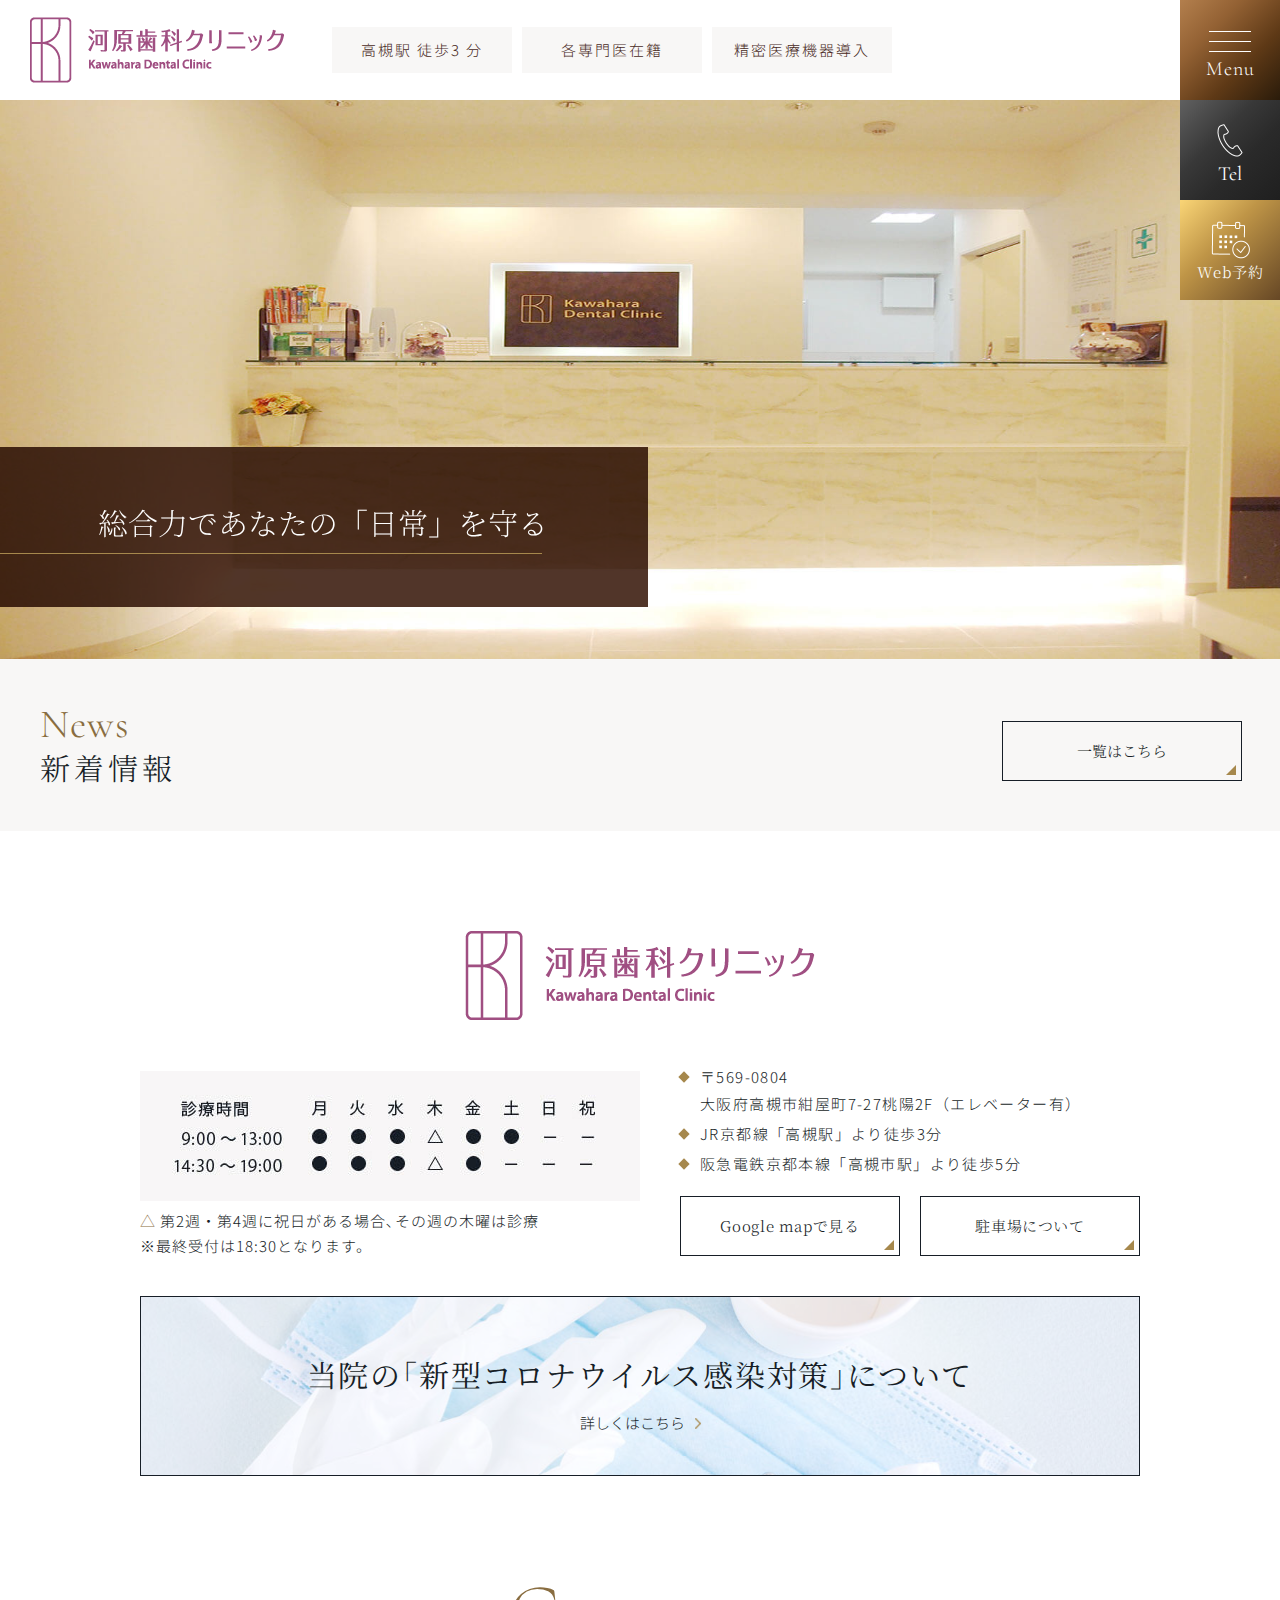
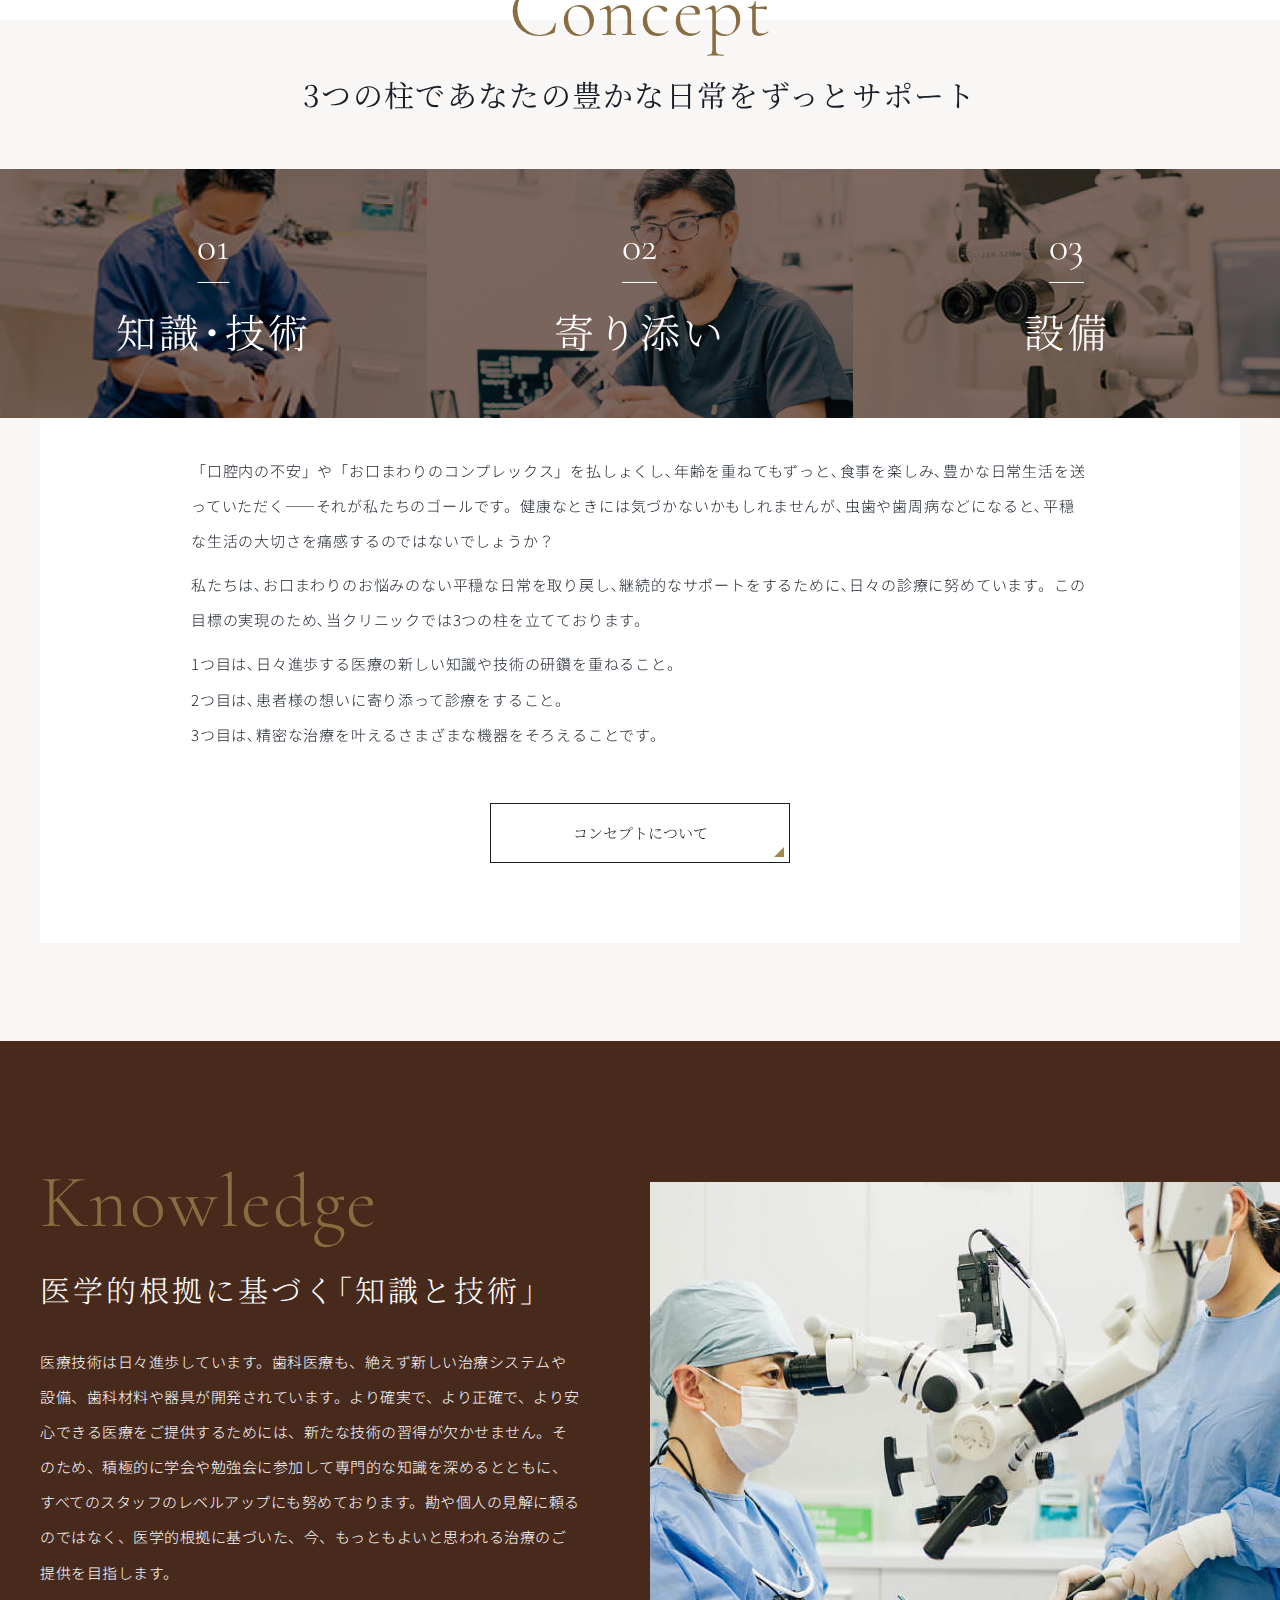
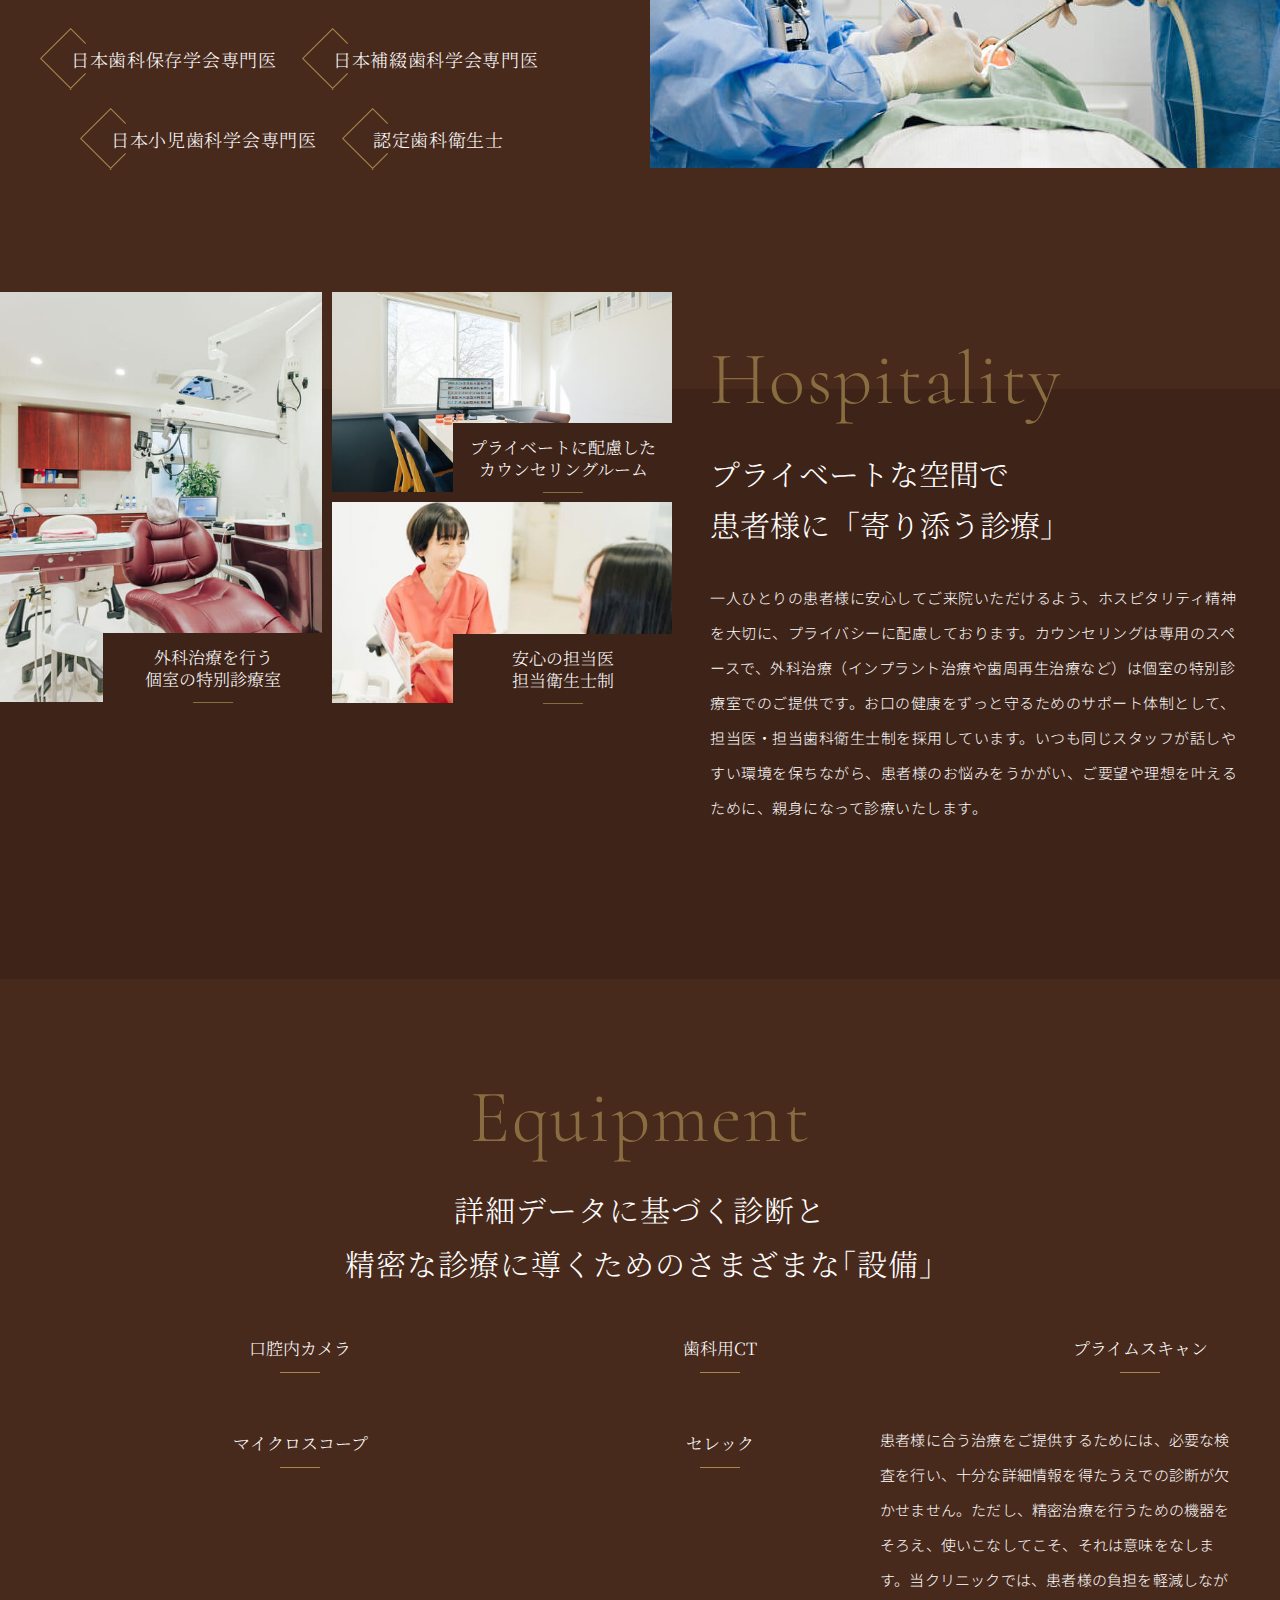
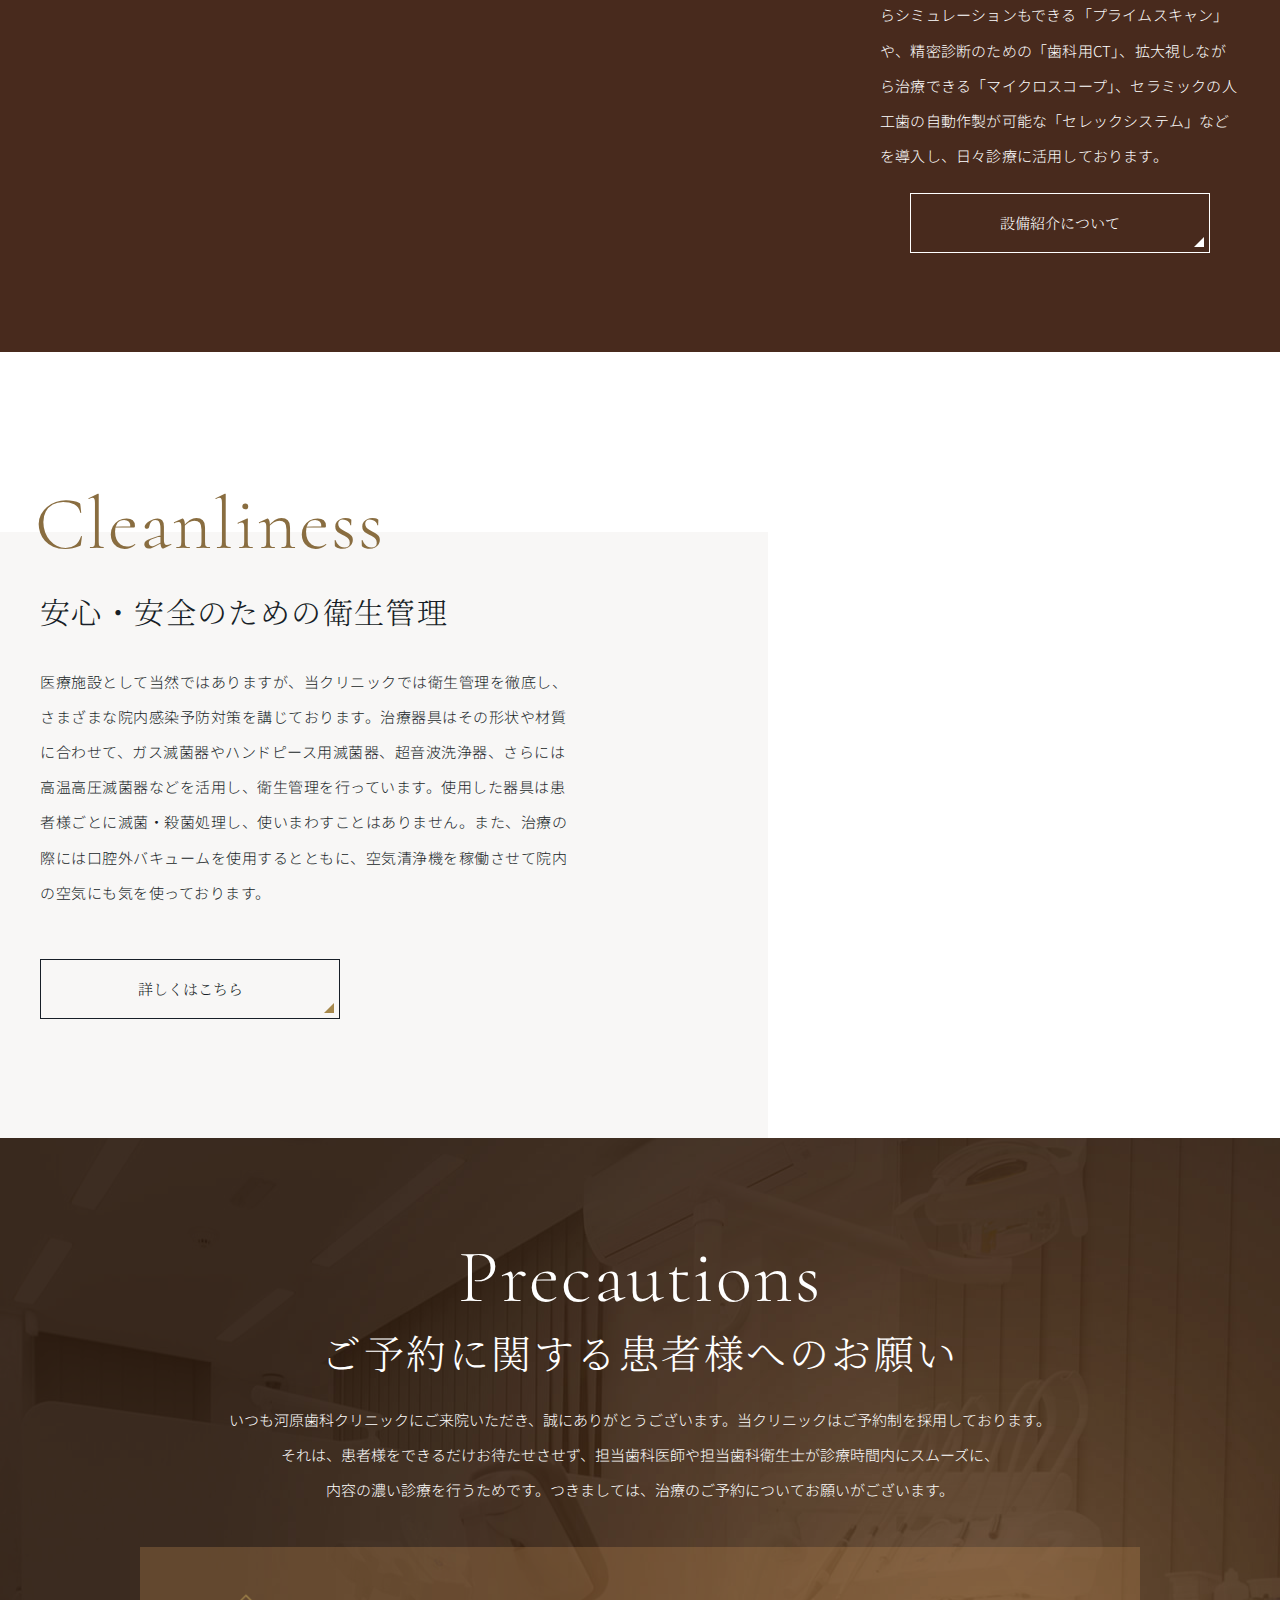
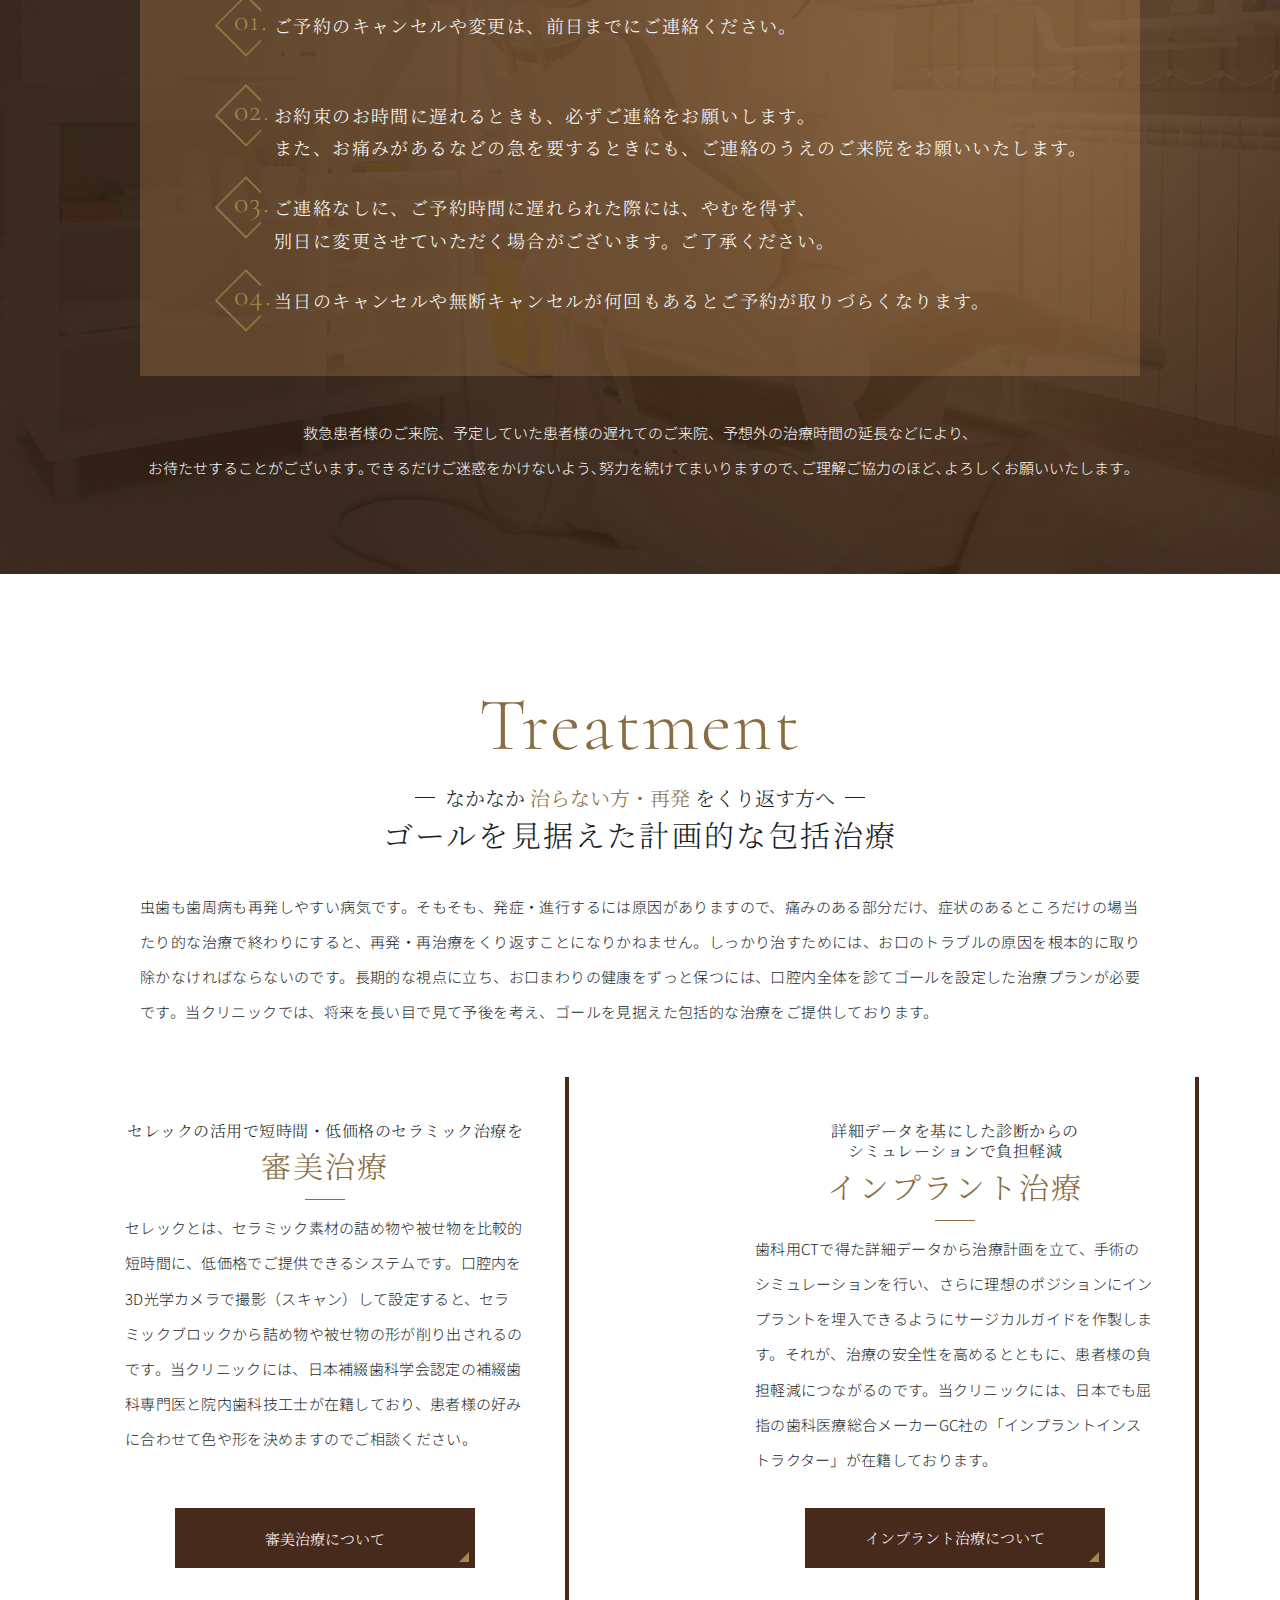
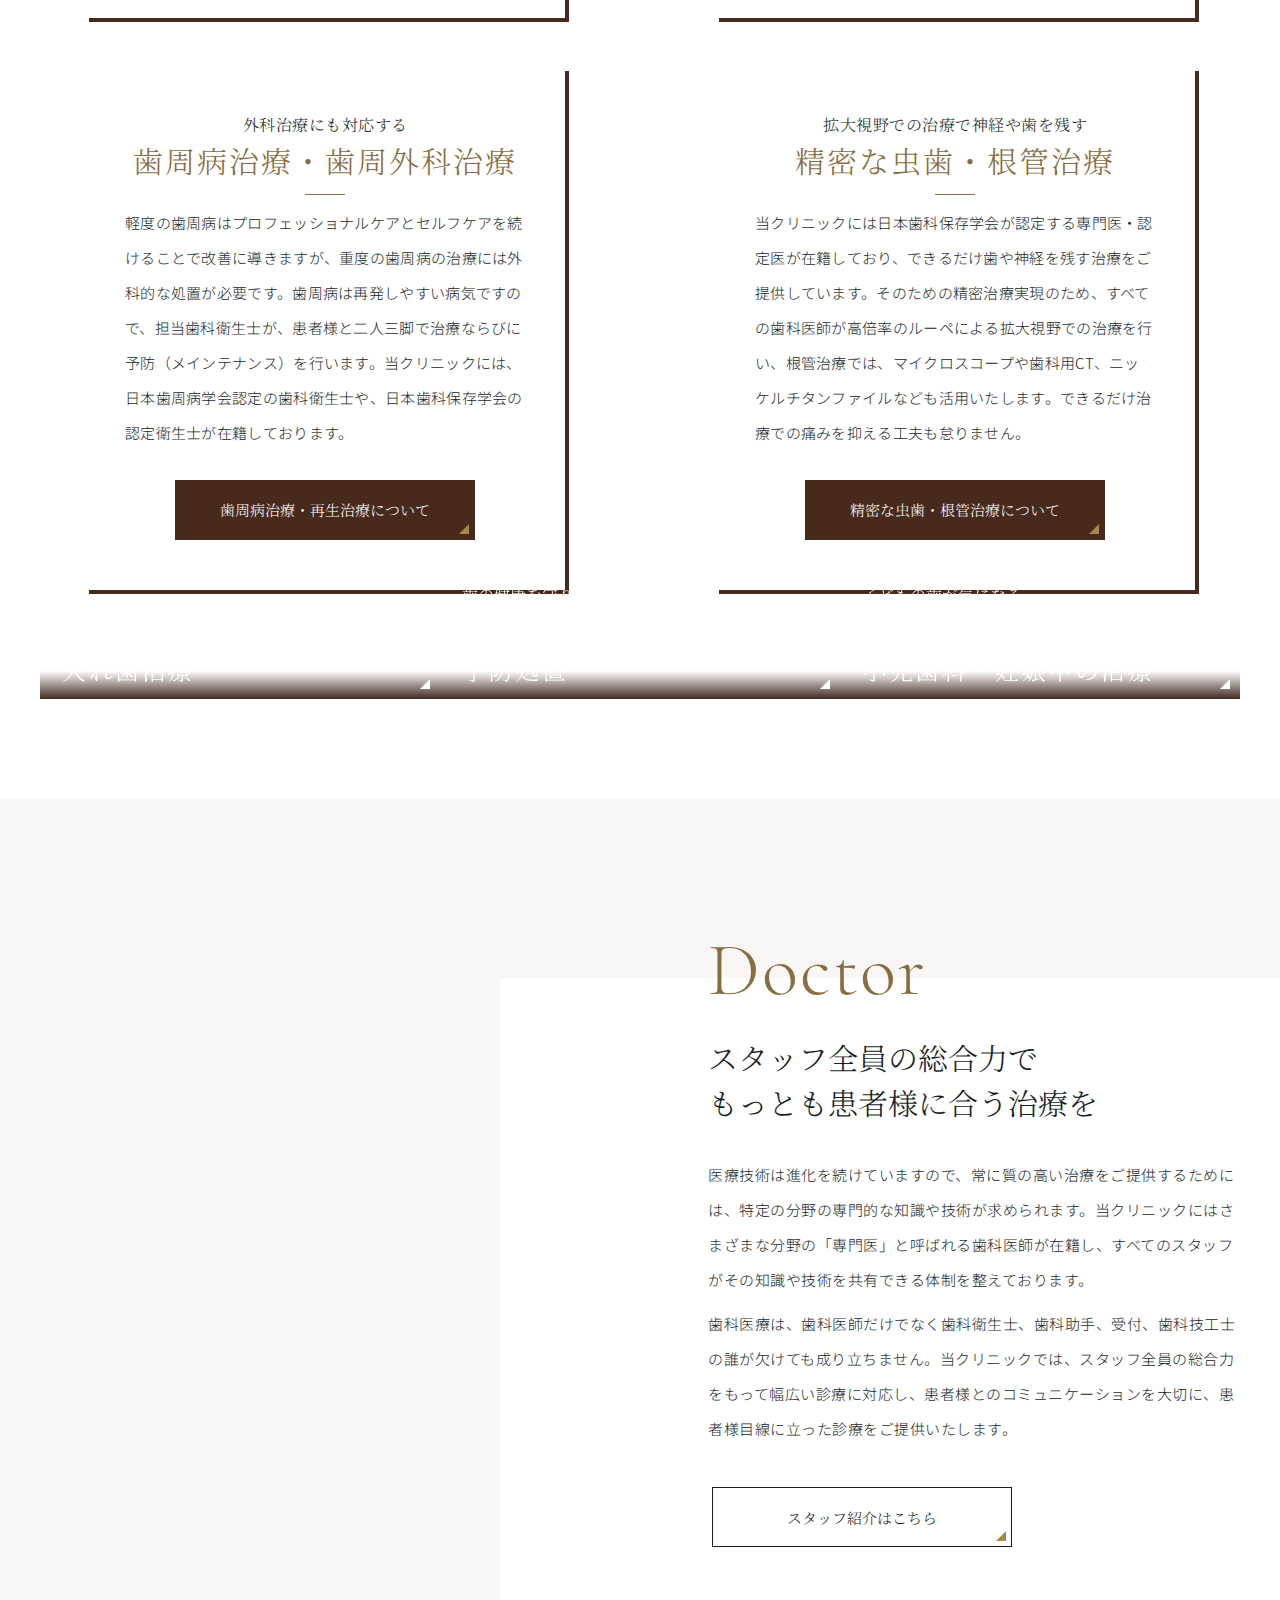
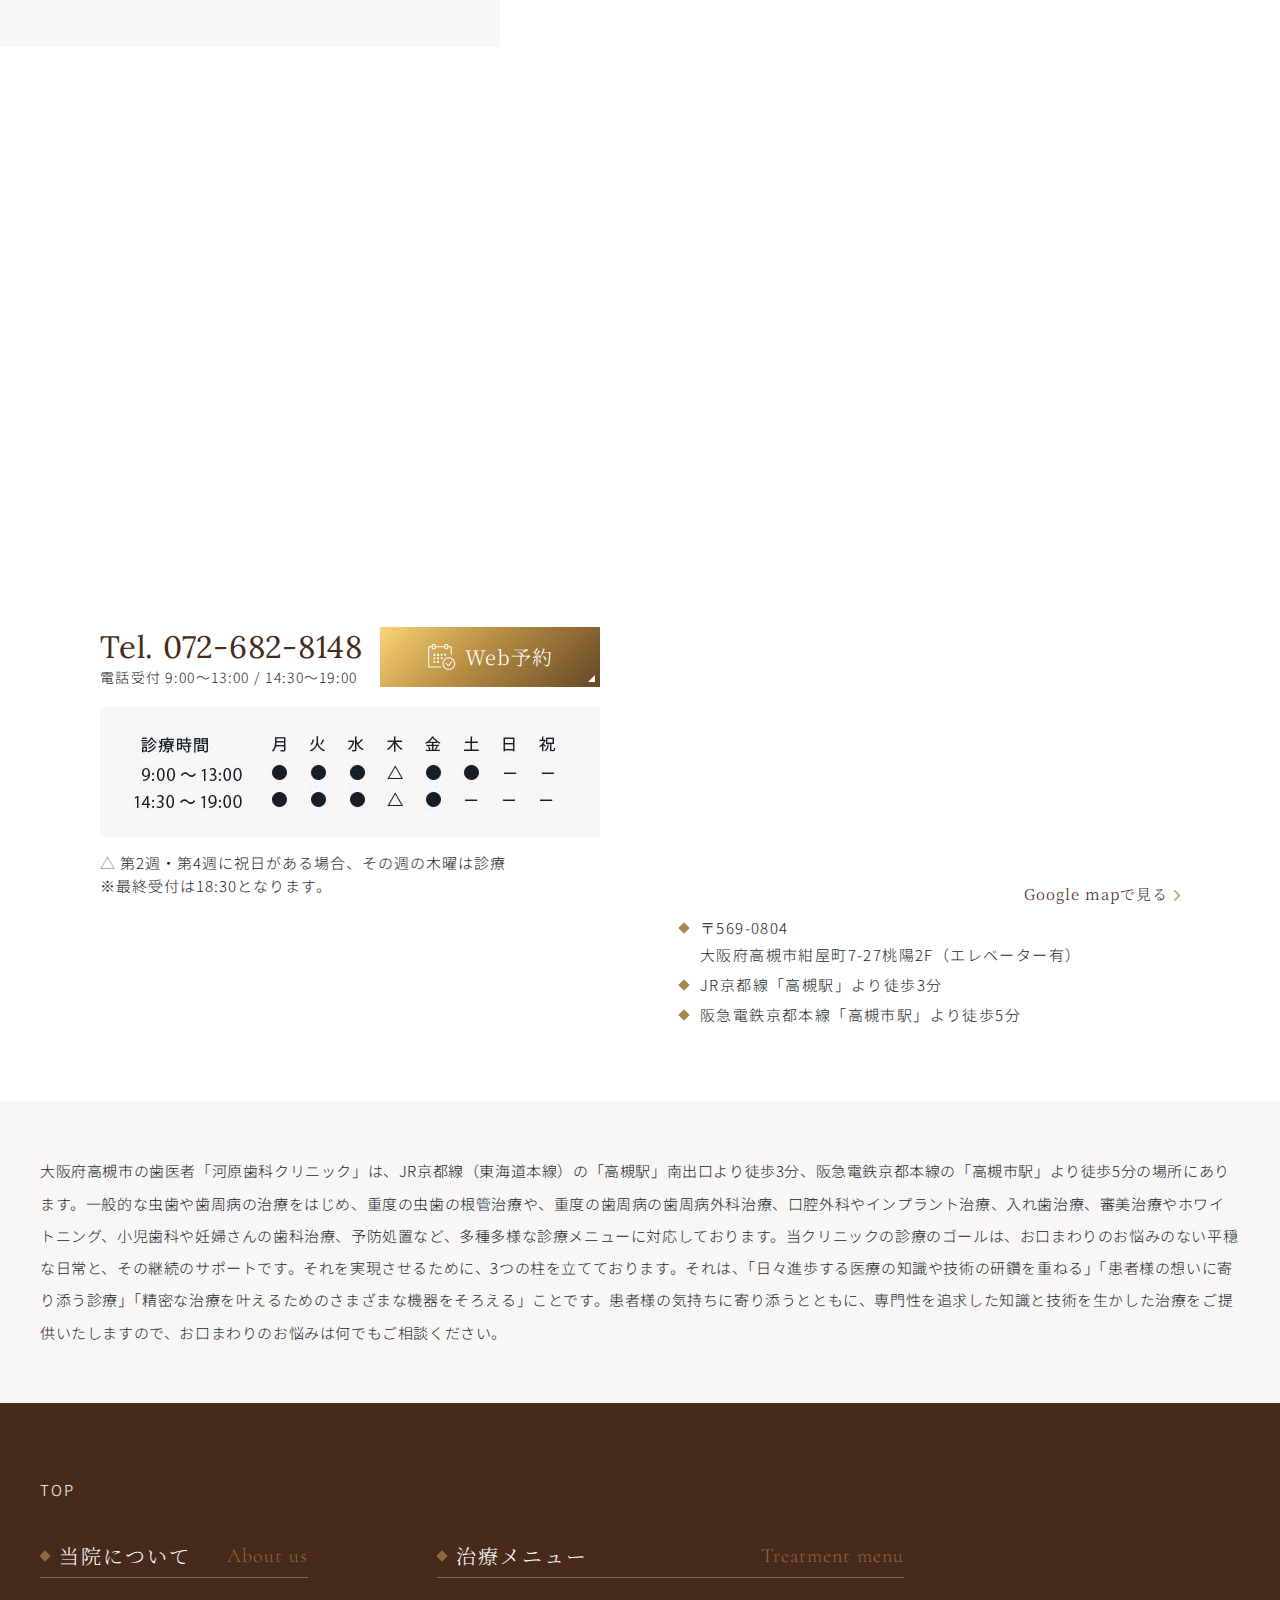
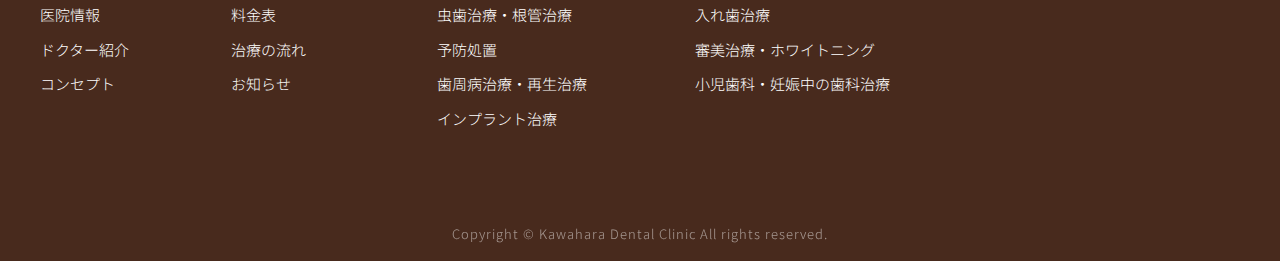
<file: index.html>
<!doctype html>
<html lang="ja">

<head>
	<meta charset="utf-8">
	<meta name="viewport" content="width=device-width, initial-scale=-100%, user-scalable=yes" />
	<meta name="format-detection" content="telephone=no">
	<title>高槻駅徒歩3分の歯医者｜河原歯科クリニック｜各種専門医在籍・精密医療機器導入</title>
	<meta name="description"
		content="大阪府高槻市の歯医者「河原歯科クリニック」のWebサイトです。虫歯や歯周病の治療をはじめ、精度の高さが求められる根管治療や歯周病外科治療、インプラント治療にも対応します。確かな技術と精密機器、ホスピタリティ精神で高品質な診療をご提供します。" />
	<meta name="keywords" content="高槻,歯医者,インプラント,根管治療,精度" />
	<meta name="thumbnail" content="https://www.kawahara-dc.net/images/hospi-img01-sp.jpg"/>
	<link rel="shortcut icon" href="images/favicon.ico" />
	<link rel="stylesheet" href="css/slick.css">
	<link rel="stylesheet" href="css/styles.css">
	<link rel="stylesheet" href="css/responsive.css">

	<!-- Global site tag (gtag.js) - Google Analytics -->
	<script async src="https://www.googletagmanager.com/gtag/js?id=UA-136025975-55"></script>
	<script>
		window.dataLayer = window.dataLayer || [];
		function gtag() { dataLayer.push(arguments); }
		gtag('js', new Date());
		gtag('config', 'UA-00000000-00');
	</script>

	<script type="application/ld+json">
	{
		"@context": "http://schema.org",
		"@type": "BreadcrumbList",
		"itemListElement": [{
			"@type": "ListItem",
			"position": 1,
			"item": {
				"@id": "https://www.kawahara-dc.net",
				"name": "高槻駅徒歩3分の歯医者｜河原歯科クリニック｜各種専門医在籍・精密医療機器導入"
			}
		}]
	}
	</script>

	<script type="application/ld+json">
		{
			"@context" : "https://schema.org/",
			"@type" : "LocalBusiness",
			"name" : "河原歯科クリニック",
			"image" : "https://www.kawahara-dc.net/images/logo.png",
			"telephone" : "072-682-8148",
			"address" : {
				"@type" : "PostalAddress",
				"streetAddress" : "紺屋町7-27桃陽2F",
				"addressLocality" : "高槻市",
				"addressRegion" : "大阪府",
				"postalCode" : "569-0804"
			},
			"openingHoursSpecification": [{
				"@type": "OpeningHoursSpecification",
				"dayOfWeek": ["Monday","Tuesday","Wednesday","Thursday","Friday","Saturday"],
				"opens": "9:00",
				"closes": "19:00"
			}]
		}
		  
	</script>
	<script type="application/ld+json">
		{
			"@context" : "https://schema.org/",
			"@type" : "LocalBusiness",
			"name" : "河原歯科クリニック",
			"founder": "河原 敬",
			"description": "高槻駅徒歩3分の歯医者｜河原歯科クリニック｜各種専門医在籍・精密医療機器導入",
			"url": "https://www.kawahara-dc.net/",
			"logo": "https://www.kawahara-dc.net/images/logo.png",
			"telephone" : "072-682-8148",
			"address" : {
				"@type" : "PostalAddress",
				"streetAddress" : "紺屋町7-27桃陽2F",
				"addressLocality" : "高槻市",
				"addressRegion" : "大阪府",
				"postalCode" : "569-0804"
			},
			"contactPoint": [{
				"@type": "ContactPoint",
				"telephone": "072-682-8148",
				"contactType": "customer service"
		  	}]
	  	},
	  	"sameAs": []
	</script>

</head>

<body class="index">
	<div id="wrapper">
		<header id="header">
			<div class="container-full">
				<div class="header-wrap">
					<h1 class="logo">
						<a href="https://www.kawahara-dc.net/">
							<img src="./images/logo.png" class="lo-pc" width="254" height="66" loading="lazy" alt="質の高い診療をご提供する高槻市の歯医者「河原歯科クリニック」のWebサイトです。">
							<img src="./images/logo-sp.png" class="lo-sp" width="203" height="52" loading="lazy" alt="質の高い診療をご提供する高槻市の歯医者「河原歯科クリニック」のWebサイトです。">
						</a>
					</h1>
					<ul class="header-btn">
						<li>
							高槻駅 徒歩3 分
						</li>
						<li>
							各専門医在籍
						</li>
						<li>
							精密医療機器導入
						</li>
					</ul>
					<p class="menu_icon">
						<span class="mline"></span>
						<span class="mtext">
							Menu
						</span>
					</p>
				</div>
			</div>
		</header>
		<div class="btn-fix">
			<ul class="bf-list">
				<li>
					<p class="bf-ic">
						<img src="./images/ic-tell.png" width="26" height="33" alt="tel">
					</p>
					<p class="bf-tt pc f-cor">Tel</p>
					<p class="bf-tt2 sp f-lora">072-682-8148</p>
					<a href="tel:0726828148" onclick="gtag('event', 'tel', {'event_category': 'sp'});"
						class="bf-lk"></a>
				</li>
				<li>
					<p class="bf-ic">
						<img src="./images/ic-lich.png" width="39" height="38" alt="Web予約">
					</p>
					<p class="bf-tt f-serif">Web予約</p>
					<a href="https://ssl.haisha-yoyaku.jp/m5593528/login/serviceAppoint/index?SITE_CODE=hp"
						target="_blank" rel="noopener" class="bf-lk"></a>
				</li>
			</ul>
		</div>
		<div id="gnavi">
			<div class="gnavi-wrapper">
				<a class="gnavi-top" rel="noopener" href="https://www.kawahara-dc.net/" target="_blank">
					Top
				</a>
				<div class="gnavi-menu">
					<div class="gnavi-item">
						<p class="gnavi-head">
							<span class="f-serif">
								当院について
							</span>
							<span class="f-cor">
								About us
							</span>
						</p>
						<ul class="gnavi-list">
							<li><a href="clinic.html">医院情報</a></li>
							<li><a href="staff.html">ドクター紹介</a></li>
							<li><a href="relief.html">コンセプト</a></li>
							<li><a href="price.html">料金表</a></li>
							<li><a href="flow.html">治療の流れ</a></li>
							<li><a href="blog/">お知らせ</a></li>
						</ul>
					</div>
					<div class="gnavi-item">
						<p class="gnavi-head">
							<span class="f-serif">
								治療メニュー
							</span>
							<span class="f-cor">
								Treatment menu
							</span>
						</p>
						<ul class="gnavi-list">
							<li><a href="general.html">虫歯治療・根管治療</a></li>
							<li><a href="prev.html">予防処置</a></li>
							<li><a href="perio.html">歯周病治療・再生治療</a></li>
							<li><a href="implant.html">インプラント治療</a></li>
							<li><a href="false.html">入れ歯治療</a></li>
							<li><a href="esthe.html">審美治療・ホワイトニング</a></li>
							<li><a href="child.html">小児歯科・妊娠中の歯科治療</a></li>
						</ul>
					</div>
				</div>

				<div class="gnavi-info">
					<div class="gnavi-tkb">
						<p class="tkb-ig">
							<img src="./images/tkb-menu.jpg" loading="lazy" width="500" height="130" alt="診療時間">
						</p>
						<p class="tkb-nte">
							<span>△ 第2週・第4週に祝日がある場合､その週の木曜は診療</span>
							<span>※最終受付は18:30となります。</span>
						</p>
					</div>

					<div class="gnavi-itm">
						<div class="gnavi-call">
							<a href="tel:0726828148" class="call-g f-lora">
								Tel. 072-682-8148
							</a>
							<span class="gnavi-time">
								電話受付 9:00～13:00 / 14:30～19:00
							</span>
						</div>

						<a href="https://ssl.haisha-yoyaku.jp/m5593528/login/serviceAppoint/index?SITE_CODE=hp" loading="lazy"
							rel="noopener" class="gnavi-web f-serif" target="_blank">
							<img src="./images/ic-time.png" width="28" height="26" alt="Web予約">
							Web予約
						</a>
					</div>
				</div>
			</div>
		</div>
		<main id="main">
			<div id="content">
				<div id="visual" class="vis-man">
					<div class="slick-wrap">
						<div>
							<p class="pc">
								<img src="./images/visual01.jpg" alt="総合力であなたの「日常」を守る">
							</p>
							<p class="sp">
								<img src="./images/visual01-sp.jpg" alt="総合力であなたの「日常」を守る">
							</p>
						</div>
						<div>
							<p class="pc">
								<img src="./images/visual02.jpg" alt="総合力であなたの「日常」を守る">
							</p>
							<p class="sp">
								<img src="./images/visual02-sp.jpg" alt="総合力であなたの「日常」を守る">
							</p>
						</div>
						<div>
							<p class="pc">
								<img src="./images/visual03.jpg" alt="総合力であなたの「日常」を守る">
							</p>
							<p class="sp">
								<img src="./images/visual03-sp.jpg" alt="総合力であなたの「日常」を守る">
							</p>
						</div>
					</div>
					<div class="visual-hd">
						<h2 class="visual-tt f-serif">
							総合力で<br class="sp">あなたの「日常」を守る
						</h2>

						<ul class="visual-btn sp">
							<li>
								高槻駅 徒歩3 分
							</li>
							<li>
								各専門医在籍
							</li>
							<li>
								精密医療機器導入
							</li>
						</ul>
					</div>
				</div>
				<section class="news">
					<div class="container">
						<div class="news-wrapper">
							<h3 class="news-tt f-cor">
								<span class="news-en">
									News
								</span>
								<span class="news-jp f-serif">
									新着情報
								</span>
							</h3>
							<div class="news-md">
								<ul class="news-list">
									<!-- <li class="news-item cate01">
										<p class="news-date">2022.00.00</p>
										<p class="news-b f-serif">カテゴリ</p>
										<a href="#" class="news-t">
											タイトルがはいりますタイトルがはいりますタイトルがはいります
										</a>
									</li>
									<li class="news-item cate02">
										<p class="news-date">2022.00.00</p>
										<p class="news-b">カテゴリ</p>
										<a href="#" class="news-t">
											タイトルがはいりますタイトルがはいりますタイトルがはいります
										</a>
									</li> -->
								</ul>
							</div>
							<div class="news-ft">
								<a href="blog/" class="btn-link btn-hv">
									一覧はこちら
								</a>
							</div>
						</div>
					</div>
				</section>
				<div class="intro">
					<div class="container">
						<div class="intro-wrapper">
							<p class="intro-logo">
								<img src="./images/logo-b.png" loading="lazy" alt="河原歯科クリニック Kawahara Debtal Clinic">
							</p>
							<div class="d-flex">
								<div class="intro-tkb">
									<img src="./images/tbl.jpg" loading="lazy" width="500" height="130" alt="診療時間">
									<p class="it-tkb">
										<span class="m-cl">△</span>
										第2週・第4週に祝日がある場合､その週の木曜は診療 <br>
										※最終受付は18:30となります。
									</p>
								</div>

								<div class="intro-txt">
									<ul class="intro-list">
										<li>
											〒569-0804 <br>
											大阪府高槻市紺屋町7-27桃陽2F（エレベーター有）
										</li>
										<li>
											JR京都線「高槻駅」より徒歩3分
										</li>
										<li>
											阪急電鉄京都本線「高槻市駅」より徒歩5分
										</li>
									</ul>
									<div class="intro-btn">
										<a href="https://goo.gl/maps/we55QSNZhUrzd8AEA" rel="noopener" target="_blank"
											class="btn-link">
											Google mapで見る
										</a>

										<a href="clinic.html#txt01" class="btn-link btn-hv">
											駐車場について
										</a>
									</div>
								</div>

								<div class="intro-banner">
									<p class="intro-tt f-serif">
										当院の<br class="sp">｢新型コロナウイルス感染対策｣<br class="sp320">について
									</p>
									<p class="intro-p">
										詳しくはこちら
										<img src="./images/ar-right.png" loading="lazy" width="6" alt="詳しくはこちら">
									</p>
									<a href="clinic.html#txt02" class="intro-lk"></a>
								</div>
							</div>
						</div>
					</div>
				</div>
				<section class="concept">
					<div class="container">
						<div class="cept-head">
							<h3 class="title f-cor">
								Concept
							</h3>
							<p class="cept-label f-serif">
								3つの柱であなたの豊かな日常をずっとサポート
							</p>
						</div>
					</div>
					<div class="container-full">
						<ul class="cept-list">
							<li>
								<p class="cept-img">
									<img src="./images/cept1.jpg" class="pc" loading="lazy" alt="	知識・技術">
									<img src="./images/cept1-sp.jpg" class="sp" loading="lazy" alt="知識・技術">
								</p>
								<p class="cept-tx">
									<span class="cept-num">
										01
									</span>
									<span class="cept-tt">
										知識･技術
									</span>
								</p>
							</li>
							<li>
								<p class="cept-img">
									<img src="./images/cept2.jpg" class="pc" loading="lazy" alt="寄り添い">
									<img src="./images/cept2-sp.jpg" class="sp" loading="lazy" alt="知識・技術">
								</p>
								<p class="cept-tx">
									<span class="cept-num">
										02
									</span>
									<span class="cept-tt">
										寄り添い
									</span>
								</p>
							</li>
							<li>
								<p class="cept-img">
									<img src="./images/cept3.jpg" class="pc" loading="lazy" alt="設備">
									<img src="./images/cept3-sp.jpg" class="sp" loading="lazy" alt="知識・技術">
								</p>
								<p class="cept-tx">
									<span class="cept-num">
										03
									</span>
									<span class="cept-tt">
										設備
									</span>
								</p>
							</li>
						</ul>
					</div>

					<div class="container">
						<div class="cept-wrap">
							<div class="cept-txt">
								<p>
									「口腔内の不安」や「お口まわりのコンプレックス」を払しょくし､年齢を重ねてもずっと､食事を楽しみ､豊かな日常生活を送っていただく――それが私たちのゴールです。健康なときには気づかないかもしれませんが､虫歯や歯周病などになると､平穏な生活の大切さを痛感するのではないでしょうか？
								</p>
								<p>
									私たちは､お口まわりのお悩みのない平穏な日常を取り戻し､継続的なサポートをするために､日々の診療に努めています。この目標の実現のため､当クリニックでは3つの柱を立てております。
								</p>
								<ul class="cept-lst">
									<li>
										1つ目は､日々進歩する医療の新しい知識や技術の研鑽を重ねること。
									</li>
									<li>
										2つ目は､患者様の想いに寄り添って診療をすること。
									</li>
									<li>
										3つ目は､精密な治療を叶えるさまざまな機器をそろえることです。
									</li>
								</ul>
							</div>

							<div class="cept-btn">
								<a href="relief.html" class="btn-link btn-hv">
									コンセプトについて
								</a>
							</div>
						</div>
					</div>

				</section>
				<section class="knowledge">
					<div class="know-txt">
						<div class="know-head">
							<h3 class="title f-cor">
								Knowledge
							</h3>
							<p class="know-label f-serif">
								医学的根拠に基づく<br class="sp320">｢知識と技術｣
							</p>
						</div>

						<div class="know-ig">
							<!-- <img src="./images/know-img.jpg" loading="lazy" alt="Knowledge"> -->
							<img src="./images/know-img.jpg" width="960" height="586" loading="lazy"
								alt="医学的根拠に基づく｢知識と技術｣">
						</div>

						<p class="know-desc">
							医療技術は日々進歩しています。歯科医療も、絶えず新しい治療システムや設備、歯科材料や器具が開発されています。より確実で、より正確で、より安心できる医療をご提供するためには、新たな技術の習得が欠かせません。そのため、積極的に学会や勉強会に参加して専門的な知識を深めるとともに、すべてのスタッフのレベルアップにも努めております。勘や個人の見解に頼るのではなく、医学的根拠に基づいた、今、もっともよいと思われる治療のご提供を目指します。
						</p>

						<ul class="know-list">
							<li>
								日本歯科保存学会専門医
							</li>
							<li>
								日本補綴歯科学会専門医
							</li>
							<li>
								日本小児歯科学会専門医
							</li>
							<li>
								認定歯科衛生士
							</li>
						</ul>
					</div>


				</section>
				<section class="hospitality">
					<div class="hospi-txt">
						<div class="hospi-head">
							<h3 class="title f-cor">
								Hospitality
							</h3>
							<p class="hospi-label f-serif">
								<span>
									プライベートな空間で
								</span>
								<span>
									患者様に「寄り添う診療」
								</span>
							</p>
						</div>

						<div class="hospi-ig">
							<div class="hospi-img hp-img1">
								<img class="pc" src="./images/hospi-img01.jpg" loading="lazy" width="460"
									alt="外科治療を行う個室の特別診療室">
								<img class="sp" src="./images/hospi-img01-sp.jpg" loading="lazy" alt="外科治療を行う個室の特別診療室">

								<p class="hospi-t">
									外科治療を行う <br>
									個室の特別診療室
								</p>
							</div>
							<div class="hospi-img hp-img2">
								<img src="./images/hospi-img02.jpg" loading="lazy" alt="プライベートに配慮したカウンセリングルーム">
								<p class="hospi-t">
									プライベートに配慮した <br>
									カウンセリングルーム
								</p>
							</div>
							<div class="hospi-img hp-img3">
								<img src="./images/hospi-img03.jpg" loading="lazy" alt="安心の担当医 担当衛生士制">
								<p class="hospi-t">
									安心の担当医 <br>
									担当衛生士制
								</p>
							</div>
						</div>

						<p class="hospi-desc">
							一人ひとりの患者様に安心してご来院いただけるよう、ホスピタリティ精神を大切に、プライバシーに配慮しております。カウンセリングは専用のスペースで、外科治療（インプラント治療や歯周再生治療など）は個室の特別診療室でのご提供です。お口の健康をずっと守るためのサポート体制として、担当医・担当歯科衛生士制を採用しています。いつも同じスタッフが話しやすい環境を保ちながら、患者様のお悩みをうかがい、ご要望や理想を叶えるために、親身になって診療いたします。
						</p>
					</div>


				</section>
				<section class="equipment">
					<div class="container">
						<div class="equi-wrapper">
							<h3 class="title f-cor">
								Equipment
							</h3>
							<p class="equi-label f-serif">
								詳細データに基づく診断と<br>
								精密な診療に導くためのさまざまな｢設備｣
							</p>
							<div class="equi-cols">
								<div class="equi-col">
									<div class="equi-item">
										<p class="equi-img">
											<img src="./images/equipment-img01.jpg" loading="lazy" alt="口腔内カメラ">
										</p>
										<p class="equi-tt">
											口腔内カメラ
										</p>
									</div>
								</div>
								<div class="equi-col">
									<div class="equi-item">
										<p class="equi-img">
											<img src="./images/equipment-img02.jpg" loading="lazy" alt="歯科用CT">
										</p>
										<p class="equi-tt">
											歯科用CT
										</p>
									</div>
								</div>
								<div class="equi-col">
									<div class="equi-item">
										<p class="equi-img">
											<img src="./images/equipment-img03.jpg" loading="lazy" alt="プライムスキャン">
										</p>
										<p class="equi-tt">
											プライムスキャン
										</p>
									</div>
								</div>
								<div class="equi-col">
									<div class="equi-item">
										<p class="equi-img">
											<img src="./images/equipment-img04.jpg" loading="lazy" alt="マイクロスコープ">
										</p>
										<p class="equi-tt">
											マイクロスコープ
										</p>
									</div>
								</div>
								<div class="equi-col">
									<div class="equi-item">
										<p class="equi-img">
											<img src="./images/equipment-img05.jpg" loading="lazy" alt="セレック">
										</p>
										<p class="equi-tt">
											セレック
										</p>
									</div>
								</div>
								<div class="equi-col">
									<div class="equi-item">
										<p class="equi-desc">
											患者様に合う治療をご提供するためには、必要な検査を行い、十分な詳細情報を得たうえでの診断が欠かせません。ただし、精密治療を行うための機器をそろえ、使いこなしてこそ、それは意味をなします。当クリニックでは、患者様の負担を軽減しながらシミュレーションもできる「プライムスキャン」や、精密診断のための「歯科用CT」、拡大視しながら治療できる「マイクロスコープ」、セラミックの人工歯の自動作製が可能な「セレックシステム」などを導入し、日々診療に活用しております。
										</p>
									</div>
								</div>
							</div>

							<div class="equi-btn">
								<a href="clinic.html#txt03" class="btn-link">
									設備紹介について
								</a>
							</div>

						</div>
					</div>
				</section>

				<section class="cleanliness">
					<div class="liness-txt">
						<div class="liness-head">
							<h3 class="title f-cor">
								Cleanliness
							</h3>
							<p class="liness-label f-serif">
								安心・安全のための衛生管理
							</p>
						</div>
						<div class="liness-ig">
							<img src="./images/cleanliness-img01.jpg" width="960" height="586" loading="lazy"
								alt="安心・安全のための衛生管理">
						</div>
						<p class="liness-desc">
							医療施設として当然ではありますが、当クリニックでは衛生管理を徹底し、さまざまな院内感染予防対策を講じております。治療器具はその形状や材質に合わせて、ガス滅菌器やハンドピース用滅菌器、超音波洗浄器、さらには高温高圧滅菌器などを活用し、衛生管理を行っています。使用した器具は患者様ごとに滅菌・殺菌処理し、使いまわすことはありません。また、治療の際には口腔外バキュームを使用するとともに、空気清浄機を稼働させて院内の空気にも気を使っております。
						</p>
						<div class="liness-btn">
							<a href="clinic.html#txt04" class="btn-link btn-hv">
								詳しくはこちら
							</a>
						</div>
					</div>
				</section>

				<section class="precautions">
					<div class="container">
						<div class="precaut-wrapper">
							<h3 class="title f-cor">
								Precautions
							</h3>
							<p class="precaut-label f-serif">
								ご予約に関する患者様へのお願い
							</p>
							<p class="precaut-desc">
								いつも河原歯科クリニックにご来院いただき、誠にありがとうございます。当クリニックはご予約制を採用しております。 <br>
								それは、患者様をできるだけお待たせさせず、担当歯科医師や担当歯科衛生士が診療時間内にスムーズに、 <br>
								内容の濃い診療を行うためです。つきましては、治療のご予約についてお願いがございます。
							</p>
							<ul class="precaut-list">
								<li>
									<span class="precaut-num">01.</span>
									ご予約のキャンセルや変更は、前日までにご連絡ください。
								</li>
								<li>
									<span class="precaut-num">02.</span>
									お約束のお時間に遅れるときも、必ずご連絡をお願いします。 <br>
									また、お痛みがあるなどの急を要するときにも、ご連絡のうえのご来院をお願いいたします。
								</li>
								<li>
									<span class="precaut-num">03.</span>
									ご連絡なしに、ご予約時間に遅れられた際には、やむを得ず、<br>
									別日に変更させていただく場合がございます。ご了承ください。
								</li>
								<li>
									<span class="precaut-num">04.</span>
									当日のキャンセルや無断キャンセルが何回もあるとご予約が取りづらくなります。
								</li>
							</ul>

							<p class="precaut-ft">
								救急患者様のご来院、予定していた患者様の遅れてのご来院、予想外の治療時間の延長などにより、 <br>
								お待たせすることがございます｡できるだけご迷惑をかけないよう､努力を続けてまいりますので､ご理解ご協力のほど､よろしくお願いいたします｡
							</p>
						</div>
					</div>
				</section>

				<section class="treatment">
					<div class="container">
						<div class="treatment-wrapper">
							<h3 class="title f-cor">
								Treatment
							</h3>
							<p class="treat-label f-serif">
								<span class="trt-t">
									なかなか <span class="main-cl">治らない方・再発</span> をくり返す方へ
								</span>
								<span class="trt-b">
									ゴールを見据えた計画的な包括治療
								</span>
							</p>
							<p class="treat-desc">
								虫歯も歯周病も再発しやすい病気です。そもそも、発症・進行するには原因がありますので、痛みのある部分だけ、症状のあるところだけの場当たり的な治療で終わりにすると、再発・再治療をくり返すことになりかねません。しっかり治すためには、お口のトラブルの原因を根本的に取り除かなければならないのです。長期的な視点に立ち、お口まわりの健康をずっと保つには、口腔内全体を診てゴールを設定した治療プランが必要です。当クリニックでは、将来を長い目で見て予後を考え、ゴールを見据えた包括的な治療をご提供しております。
							</p>

							<div class="treat-cols" id="treat-slick">
								<div class="treat-item">
									<p class="treat-img">
										<img src="./images/treat-img01.jpg" loading="lazy" alt="審美治療">
									</p>
									<div class="treat-txt">
										<p class="txt-label">
											セレックの活用で<br class="sp">短時間・低価格のセラミック治療を
										</p>
										<p class="txt-title">
											審美治療
										</p>
										<p class="txt-desc">
											セレックとは、セラミック素材の詰め物や被せ物を比較的短時間に、低価格でご提供できるシステムです。口腔内を3D光学カメラで撮影（スキャン）して設定すると、セラミックブロックから詰め物や被せ物の形が削り出されるのです。当クリニックには、日本補綴歯科学会認定の補綴歯科専門医と院内歯科技工士が在籍しており、患者様の好みに合わせて色や形を決めますのでご相談ください。
										</p>
										<a href="esthe.html" class="btn-link">
											審美治療について
										</a>
									</div>
								</div>
								<div class="treat-item">
									<p class="treat-img">
										<img src="./images/treat-img02.jpg" loading="lazy" alt="インプラント治療">
									</p>
									<div class="treat-txt">
										<p class="txt-label">
											詳細データを基にした診断からの<br>
											シミュレーションで負担軽減
										</p>
										<p class="txt-title">
											インプラント治療
										</p>
										<p class="txt-desc">
											歯科用CTで得た詳細データから治療計画を立て、手術のシミュレーションを行い、さらに理想のポジションにインプラントを埋入できるようにサージカルガイドを作製します。それが、治療の安全性を高めるとともに、患者様の負担軽減につながるのです。当クリニックには、日本でも屈指の歯科医療総合メーカーGC社の「インプラントインストラクター」が在籍しております。
										</p>
										<a href="implant.html" class="btn-link">
											インプラント治療について
										</a>
									</div>
								</div>
								<div class="treat-item">
									<p class="treat-img">
										<img src="./images/treat-img03.jpg" loading="lazy" alt="歯周病治療・歯周外科治療">
									</p>
									<div class="treat-txt">
										<p class="txt-label">
											外科治療にも対応する
										</p>
										<p class="txt-title">
											歯周病治療・歯周外科治療
										</p>
										<p class="txt-desc">
											軽度の歯周病はプロフェッショナルケアとセルフケアを続けることで改善に導きますが、重度の歯周病の治療には外科的な処置が必要です。歯周病は再発しやすい病気ですので、担当歯科衛生士が、患者様と二人三脚で治療ならびに予防（メインテナンス）を行います。当クリニックには、日本歯周病学会認定の歯科衛生士や、日本歯科保存学会の認定衛生士が在籍しております。
										</p>
										<a href="perio.html" class="btn-link">
											歯周病治療・再生治療について
										</a>
									</div>
								</div>
								<div class="treat-item">
									<p class="treat-img">
										<img src="./images/treat-img04.jpg" loading="lazy" alt="精密な虫歯・根管治療">
									</p>
									<div class="treat-txt">
										<p class="txt-label">
											拡大視野での治療で神経や歯を残す
										</p>
										<p class="txt-title">
											精密な虫歯・根管治療
										</p>
										<p class="txt-desc">
											当クリニックには日本歯科保存学会が認定する専門医・認定医が在籍しており、できるだけ歯や神経を残す治療をご提供しています。そのための精密治療実現のため、すべての歯科医師が高倍率のルーペによる拡大視野での治療を行い、根管治療では、マイクロスコープや歯科用CT、ニッケルチタンファイルなども活用いたします。できるだけ治療での痛みを抑える工夫も怠りません。
										</p>
										<a href="general.html" class="btn-link">
											精密な虫歯・根管治療について
										</a>
									</div>
								</div>
							</div>

							<ul class="treat-list">
								<li>
									<p class="lst-img">
										<img src="./images/treat-img05.jpg" loading="lazy" alt="入れ歯治療">
									</p>
									<p class="lst-txt">
										<span class="lst-tt">
											入れ歯が痛い合わない
										</span>
										<span class="lst-title">
											入れ歯治療
										</span>
									</p>
									<a href="false.html" class="lst-link"></a>
								</li>
								<li>
									<p class="lst-img">
										<img src="./images/treat-img06.jpg" loading="lazy" alt="予防処置">
									</p>
									<p class="lst-txt">
										<span class="lst-tt">
											歯の健康を守りたい <br>
											歯を綺麗にしたい
										</span>
										<span class="lst-title">
											予防処置
										</span>
									</p>
									<a href="prev.html" class="lst-link"></a>
								</li>
								<li>
									<p class="lst-img">
										<img src="./images/treat-img07.jpg" loading="lazy" alt="小児歯科・妊娠中の治療">
									</p>
									<p class="lst-txt">
										<span class="lst-tt">
											子どもの歯が気になる <br>
											産まれてくる子どものために
										</span>
										<span class="lst-title">
											小児歯科・妊娠中の治療
										</span>
									</p>
									<a href="child.html" class="lst-link"></a>
								</li>
							</ul>
						</div>
					</div>
				</section>

				<section class="doctor clearfix">

					<div class="doctor-txt">
						<div class="doctor-head">
							<h3 class="title f-cor">
								Doctor
							</h3>
							<p class="doctor-label f-serif">
								スタッフ全員の総合力で <br>
								もっとも患者様に合う治療を
							</p>
						</div>
						<div class="doctor-ig">
							<img src="./images/doctor-img01.jpg" loading="lazy" alt="スタッフ全員の総合力でもっとも患者様に合う治療を"
								width="960" height="646">
						</div>
						<p class="doctor-desc">
							<span>
								医療技術は進化を続けていますので、常に質の高い治療をご提供するためには、特定の分野の専門的な知識や技術が求められます。当クリニックにはさまざまな分野の「専門医」と呼ばれる歯科医師が在籍し、すべてのスタッフがその知識や技術を共有できる体制を整えております。
							</span>
							<span>
								歯科医療は、歯科医師だけでなく歯科衛生士、歯科助手、受付、歯科技工士の誰が欠けても成り立ちません。当クリニックでは、スタッフ全員の総合力をもって幅広い診療に対応し、患者様とのコミュニケーションを大切に、患者様目線に立った診療をご提供いたします。
							</span>
						</p>
						<div class="doctor-btn">
							<a href="staff.html" class="btn-link btn-hv">スタッフ紹介はこちら</a>
						</div>
					</div>
				</section>

				<div class="bg-parallax">
					<!-- <img src="./images/bg-parallax.jpg" alt="bg-parallax" height="600"> -->
				</div>
			</div>
		</main>
		<footer id="footer">
			<div class="footer-top">
				<div class="container">
					<div class="ft-wrapper">
						<div class="ft-cols">
							<div class="ft-item">
								<a href="https://www.kawahara-dc.net/" class="ft-logo">
									<img src="./images/logo-ft.png" loading="lazy" alt="河原歯科クリニック Kawahara Debtal Clinic">
								</a>
								<div class="d-flex">
									<div class="ft-call">
										<a href="tel:0726828148"
											onclick="gtag('event', 'tel', {'event_category': 'sp'});"
											class="call-f f-lora">
											Tel. 072-682-8148
										</a>
										<span class="ft-time">
											電話受付 9:00～13:00 / 14:30～19:00
										</span>
									</div>

									<a href="https://ssl.haisha-yoyaku.jp/m5593528/login/serviceAppoint/index?SITE_CODE=hp"
										class="ft-web f-serif" rel="noopener" target="_blank">
										<img src="./images/ic-time.png" loading="lazy" width="28" height="26" alt="Web予約">
										Web予約
									</a>
								</div>

								<div class="ft-tkb">
									<p class="tkb-img">
										<img src="./images/tbl.jpg" loading="lazy" width="500" height="130" alt="診療時間">
									</p>
									<p class="tkb-note">
										<span> <span class="m-cl">△</span> 第2週・第4週に祝日がある場合、その週の木曜は診療</span>
										<span>※最終受付は18:30となります。</span>
									</p>
								</div>
							</div>
							<div class="ft-item">
								<div class="ft-map">
									<iframe
										src="https://www.google.com/maps/embed?pb=!1m14!1m8!1m3!1d1637.1279467674424!2d135.618174!3d34.849797!3m2!1i1024!2i768!4f13.1!3m3!1m2!1s0x0%3A0xd291f890f3e6bab!2z5rKz5Y6f5q2v56eR44Kv44Oq44OL44OD44Kv!5e0!3m2!1sja!2sjp!4v1650951170935!5m2!1sja!2sjp"
										width="500" height="300" style="border:0;" allowfullscreen="" loading="lazy"
										referrerpolicy="no-referrer-when-downgrade"></iframe>
									<a href="https://goo.gl/maps/6Uq67QjsGnWV8rUMA" class="map-link f-serif"
										target="_blank" rel="noopener">
										Google mapで見る
										<img src="./images/ar-right.png" loading="lazy" width="6" height="11" alt="Google mapで見る">
									</a>
								</div>

								<ul class="ft-list">
									<li>
										〒569-0804 <br>
										大阪府高槻市紺屋町7-27桃陽2F（エレベーター有）
									</li>
									<li>
										JR京都線「高槻駅」より徒歩3分
									</li>
									<li>
										阪急電鉄京都本線「高槻市駅」より徒歩5分
									</li>
								</ul>
							</div>
						</div>
					</div>
				</div>
			</div>
			<div class="footer-mid">
				<div class="container">
					<div class="fm-wrapper">
						<p class="fm-desc">
							大阪府高槻市の歯医者「河原歯科クリニック」は、JR京都線（東海道本線）の「高槻駅」南出口より徒歩3分、阪急電鉄京都本線の「高槻市駅」より徒歩5分の場所にあります。一般的な虫歯や歯周病の治療をはじめ、重度の虫歯の根管治療や、重度の歯周病の歯周病外科治療、口腔外科やインプラント治療、入れ歯治療、審美治療やホワイトニング、小児歯科や妊婦さんの歯科治療、予防処置など、多種多様な診療メニューに対応しております。当クリニックの診療のゴールは、お口まわりのお悩みのない平穏な日常と、その継続のサポートです。それを実現させるために、3つの柱を立てております。それは、「日々進歩する医療の知識や技術の研鑽を重ねる」「患者様の想いに寄り添う診療」「精密な治療を叶えるためのさまざまな機器をそろえる」ことです。患者様の気持ちに寄り添うとともに、専門性を追求した知識と技術を生かした治療をご提供いたしますので、お口まわりのお悩みは何でもご相談ください。
						</p>
					</div>
				</div>
			</div>

			<div class="footer-bottom">
				<div class="container">
					<div class="fb-wrapper">
						<a class="fb-top" loading="lazy" href="https://www.kawahara-dc.net/">
							top
						</a>
						<div class="d-flex">
							<div class="fb-item">
								<p class="fb-head">
									<span class="f-serif">
										当院について
									</span>
									<span class="f-cor">
										About us
									</span>
								</p>
								<ul class="fb-list">
									<li>
										<a href="clinic.html" class="fb-link">医院情報</a>
									</li>
									<li>
										<a href="staff.html" class="fb-link">ドクター紹介</a>
									</li>
									<li>
										<a href="relief.html" class="fb-link">コンセプト</a>
									</li>
									<li>
										<a href="price.html" class="fb-link">料金表</a>
									</li>
									<li>
										<a href="flow.html" class="fb-link">治療の流れ</a>
									</li>
									<li>
										<a href="blog/" class="fb-link">お知らせ</a>
									</li>
								</ul>
							</div>
							<div class="fb-item">
								<p class="fb-head">
									<span class="f-serif">
										治療メニュー
									</span>
									<span class="f-cor">
										Treatment menu
									</span>
								</p>
								<ul class="fb-list">
									<li>
										<a href="general.html" class="fb-link">虫歯治療・根管治療</a>
									</li>
									<li>
										<a href="prev.html" class="fb-link">予防処置</a>
									</li>
									<li>
										<a href="perio.html" class="fb-link">歯周病治療・再生治療</a>
									</li>
									<li>
										<a href="implant.html" class="fb-link">インプラント治療</a>
									</li>
									<li>
										<a href="false.html" class="fb-link">入れ歯治療</a>
									</li>
									<li>
										<a href="esthe.html" class="fb-link">審美治療・ホワイトニング</a>
									</li>
									<li>
										<a href="child.html" class="fb-link">小児歯科・妊娠中の歯科治療</a>
									</li>
								</ul>
							</div>
							<div class="fb-item">
								<a href="https://ssl.haisha-yoyaku.jp/m5593528/login/serviceAppoint/index?SITE_CODE=hp"
									class="fb-web" target="_blank" rel="noopener">
									<img src="./images/fb-img02.jpg" loading="lazy" width="200" height="70" alt="EPARK">
								</a>
								<a href="https://www.shika-town.com/k00001318" class="fb-web" target="_blank"
									rel="noopener">
									<img src="./images/fb-img01.jpg" loading="lazy" width="200" height="70" alt="SHIKA-TOWN">
								</a>
							</div>
						</div>

						<div class="copyright">
							Copyright &#169; Kawahara Dental Clinic All rights reserved.
						</div>
					</div>
				</div>
			</div>

			<p id="totop">
				<a href="#wrapper">
					<img src="./images/ar-top.png" loading="lazy" width="12" height="6" alt="トップへ戻る">
					Top
				</a>
			</p>


		</footer>
	</div>
	<script src="js/jquery.min.js"></script>
	<script src="js/slick.min.js"></script>
	<script src="js/sweetlink.js"></script>
	<script src="js/track-tel.js"></script>
	<script src="js/common.js"></script>
	<script src="js/top.js"></script>
</body>

</html>
</file>
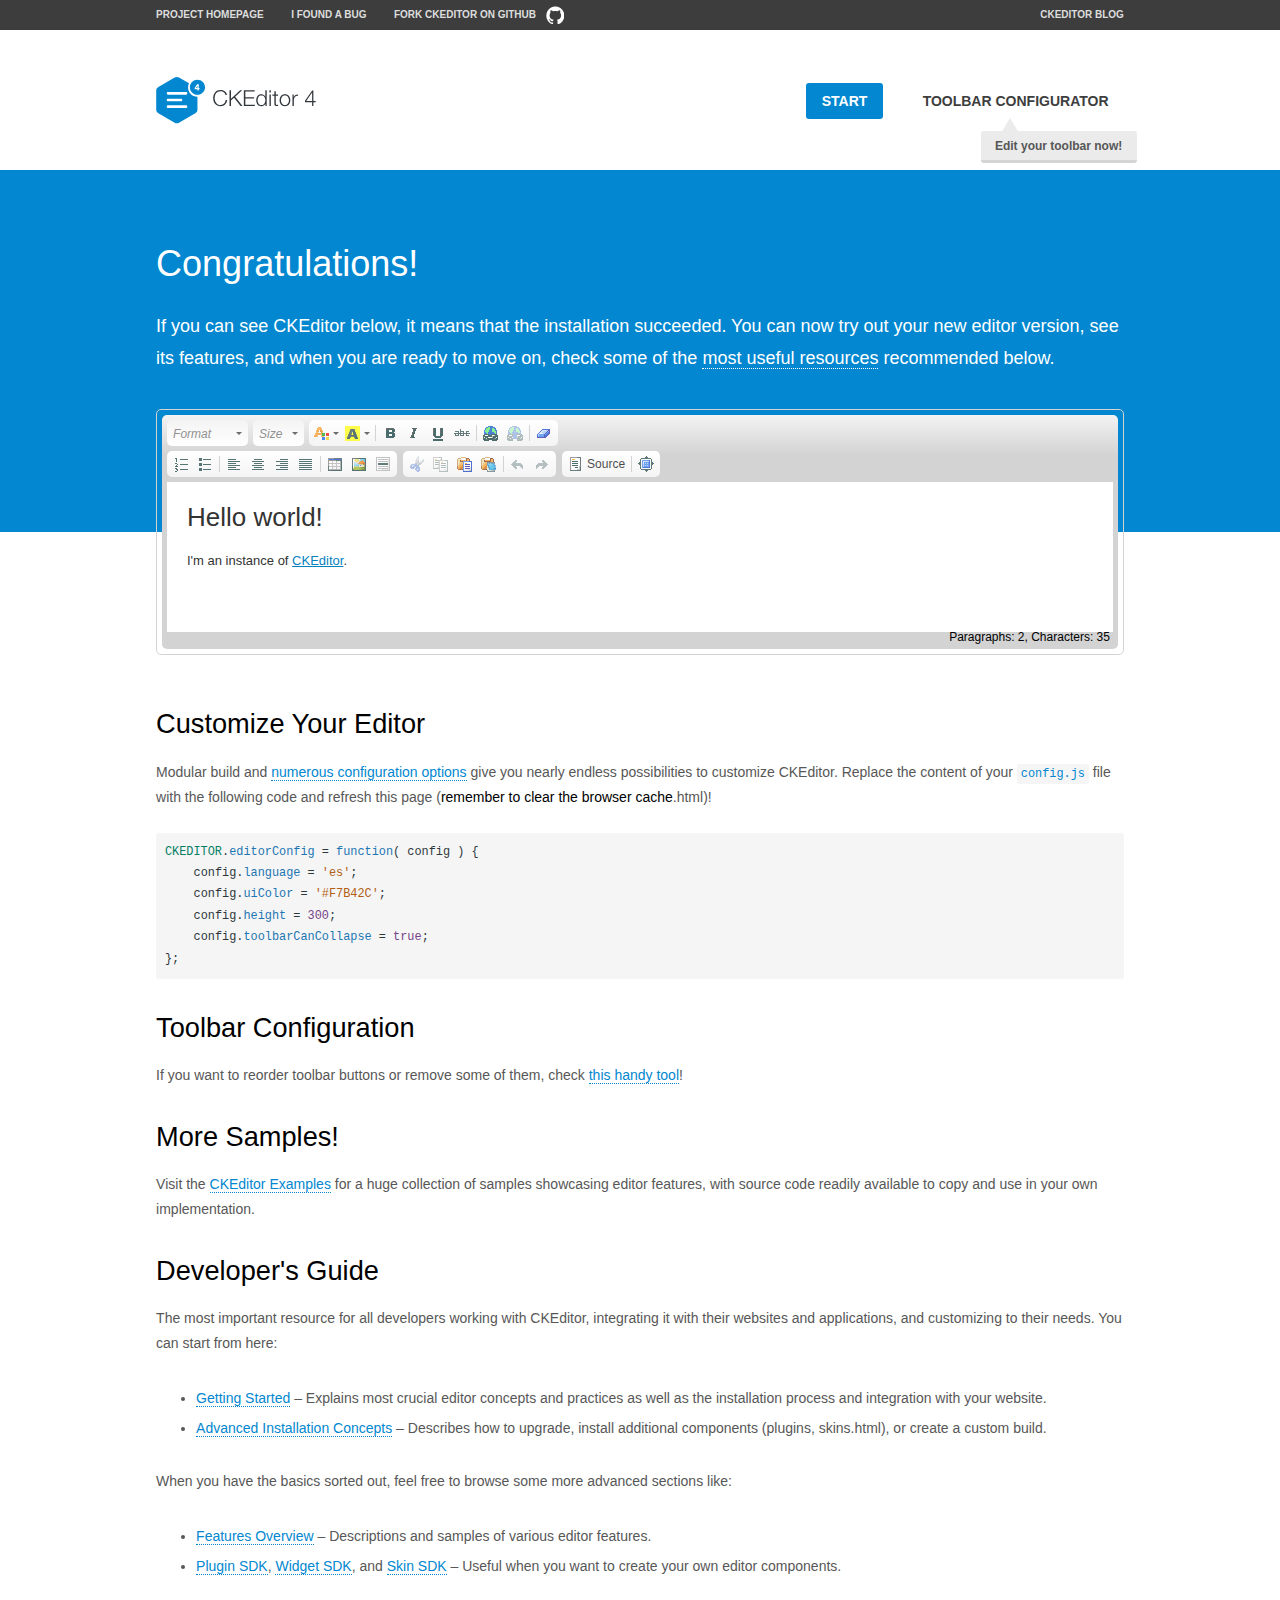
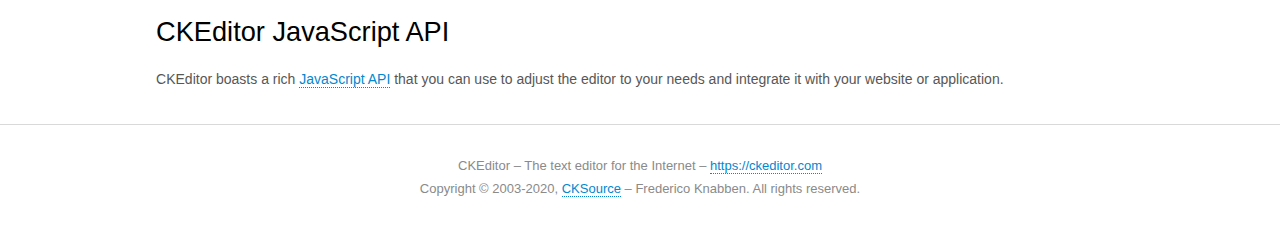
<file: blog/_sys/js/ckeditor/samples/index.html>
<!DOCTYPE html>
<!--
Copyright (c) 2003-2020, CKSource - Frederico Knabben. All rights reserved.
For licensing, see LICENSE.md or https://ckeditor.com/legal/ckeditor-oss-license
-->
<html lang="en">
<head>
	<meta charset="utf-8">
	<title>CKEditor Sample</title>
	<script src="../ckeditor.js"></script>
	<script src="js/sample.js"></script>
	<link rel="stylesheet" href="css/samples.css">
	<link rel="stylesheet" href="toolbarconfigurator/lib/codemirror/neo.css">
	<meta name="viewport" content="width=device-width,initial-scale=1">
	<meta name="description" content="Try the latest sample of CKEditor 4 and learn more about customizing your WYSIWYG editor with endless possibilities.">
</head>
<body id="main">

<nav class="navigation-a">
	<div class="grid-container">
		<ul class="navigation-a-left grid-width-70">
			<li><a href="https://ckeditor.com/ckeditor-4/">Project Homepage</a></li>
			<li><a href="https://github.com/ckeditor/ckeditor4/issues">I found a bug</a></li>
			<li><a href="https://github.com/ckeditor/ckeditor4" class="icon-pos-right icon-navigation-a-github">Fork CKEditor on GitHub</a></li>
		</ul>
		<ul class="navigation-a-right grid-width-30">
			<li><a href="https://ckeditor.com/blog/">CKEditor Blog</a></li>
		</ul>
	</div>
</nav>

<header class="header-a">
	<div class="grid-container">
		<h1 class="header-a-logo grid-width-30">
			<a href="index.html"><img src="img/logo.svg" onerror="this.src='img/logo.png'; this.onerror=null;" alt="CKEditor Sample"></a>
		</h1>

		<nav class="navigation-b grid-width-70">
			<ul>
				<li><a href="index.html" class="button-a button-a-background">Start</a></li>
				<li><a href="toolbarconfigurator/index.html" class="button-a">Toolbar configurator <span class="balloon-a balloon-a-nw">Edit your toolbar now!</span></a></li>
			</ul>
		</nav>
	</div>
</header>

<main>
	<div class="adjoined-top">
		<div class="grid-container">
			<div class="content grid-width-100">
				<h1>Congratulations!</h1>
				<p>
					If you can see CKEditor below, it means that the installation succeeded.
					You can now try out your new editor version, see its features, and when you are ready to move on, check some of the <a href="#sample-customize">most useful resources</a> recommended below.
				</p>
			</div>
		</div>
	</div>
	<div class="adjoined-bottom">
		<div class="grid-container">
			<div class="grid-width-100">
				<div id="editor">
					<h1>Hello world!</h1>
					<p>I'm an instance of <a href="https://ckeditor.com">CKEditor</a>.</p>
				</div>
			</div>
		</div>
	</div>

	<div class="grid-container">
		<div class="content grid-width-100">
			<section id="sample-customize">
				<h2>Customize Your Editor</h2>
				<p>Modular build and <a href="https://ckeditor.com/docs/ckeditor4/latest/guide/dev_configuration.html">numerous configuration options</a> give you nearly endless possibilities to customize CKEditor. Replace the content of your <code><a href="../config.js">config.js</a></code> file with the following code and refresh this page (<strong>remember to clear the browser cache</strong>.html)!</p>
		<pre class="cm-s-neo CodeMirror"><code><span style="padding-right: 0.1px;"><span class="cm-variable">CKEDITOR</span>.<span class="cm-property">editorConfig</span> <span class="cm-operator">=</span> <span class="cm-keyword">function</span>( <span class="cm-def">config</span> ) {</span>
<span style="padding-right: 0.1px;"><span class="cm-tab">	</span><span class="cm-variable-2">config</span>.<span class="cm-property">language</span> <span class="cm-operator">=</span> <span class="cm-string">'es'</span>;</span>
<span style="padding-right: 0.1px;"><span class="cm-tab">	</span><span class="cm-variable-2">config</span>.<span class="cm-property">uiColor</span> <span class="cm-operator">=</span> <span class="cm-string">'#F7B42C'</span>;</span>
<span style="padding-right: 0.1px;"><span class="cm-tab">	</span><span class="cm-variable-2">config</span>.<span class="cm-property">height</span> <span class="cm-operator">=</span> <span class="cm-number">300</span>;</span>
<span style="padding-right: 0.1px;"><span class="cm-tab">	</span><span class="cm-variable-2">config</span>.<span class="cm-property">toolbarCanCollapse</span> <span class="cm-operator">=</span> <span class="cm-atom">true</span>;</span>
<span style="padding-right: 0.1px;">};</span></code></pre>
			</section>

			<section>
				<h2>Toolbar Configuration</h2>
				<p>If you want to reorder toolbar buttons or remove some of them, check <a href="toolbarconfigurator/index.html">this handy tool</a>!</p>
			</section>

			<section>
				<h2>More Samples!</h2>
				<p>Visit the <a href="https://ckeditor.com/docs/ckeditor4/latest/examples/index.html">CKEditor Examples</a> for a huge collection of samples showcasing editor features, with source code readily available to copy and use in your own implementation.</p>
			</section>

			<section>
				<h2>Developer's Guide</h2>
				<p>The most important resource for all developers working with CKEditor, integrating it with their websites and applications, and customizing to their needs. You can start from here:</p>
				<ul>
					<li><a href="https://ckeditor.com/docs/ckeditor4/latest/guide/dev_installation.html">Getting Started</a> &ndash; Explains most crucial editor concepts and practices as well as the installation process and integration with your website.</li>
					<li><a href="https://ckeditor.com/docs/ckeditor4/latest/guide/dev_advanced_installation.html">Advanced Installation Concepts</a> &ndash; Describes how to upgrade, install additional components (plugins, skins.html), or create a custom build.</li>
				</ul>
					<p>When you have the basics sorted out, feel free to browse some more advanced sections like:</p>
				<ul>
					<li><a href="https://ckeditor.com/docs/ckeditor4/latest/features/index.html">Features Overview</a> &ndash; Descriptions and samples of various editor features.</li>
					<li><a href="https://ckeditor.com/docs/ckeditor4/latest/guide/plugin_sdk_intro.html">Plugin SDK</a>, <a href="https://ckeditor.com/docs/ckeditor4/latest/guide/widget_sdk_intro.html">Widget SDK</a>, and <a href="https://ckeditor.com/docs/ckeditor4/latest/guide/skin_sdk_intro.html">Skin SDK</a> &ndash; Useful when you want to create your own editor components.</li>
				</ul>
			</section>

			<section>
				<h2>CKEditor JavaScript API</h2>
				<p>CKEditor boasts a rich <a href="https://ckeditor.com/docs/ckeditor4/latest/api/index.html">JavaScript API</a> that you can use to adjust the editor to your needs and integrate it with your website or application.</p>
			</section>
		</div>
	</div>
</main>

<footer class="footer-a grid-container">
	<div class="grid-container">
		<p class="grid-width-100">
			CKEditor &ndash; The text editor for the Internet &ndash; <a class="samples" href="https://ckeditor.com/">https://ckeditor.com</a>
		</p>
		<p class="grid-width-100" id="copy">
			Copyright &copy; 2003-2020, <a class="samples" href="https://cksource.com/">CKSource</a> &ndash; Frederico Knabben. All rights reserved.
		</p>
	</div>
</footer>
<script>
	initSample();
</script>

</body>
</html>
</file>
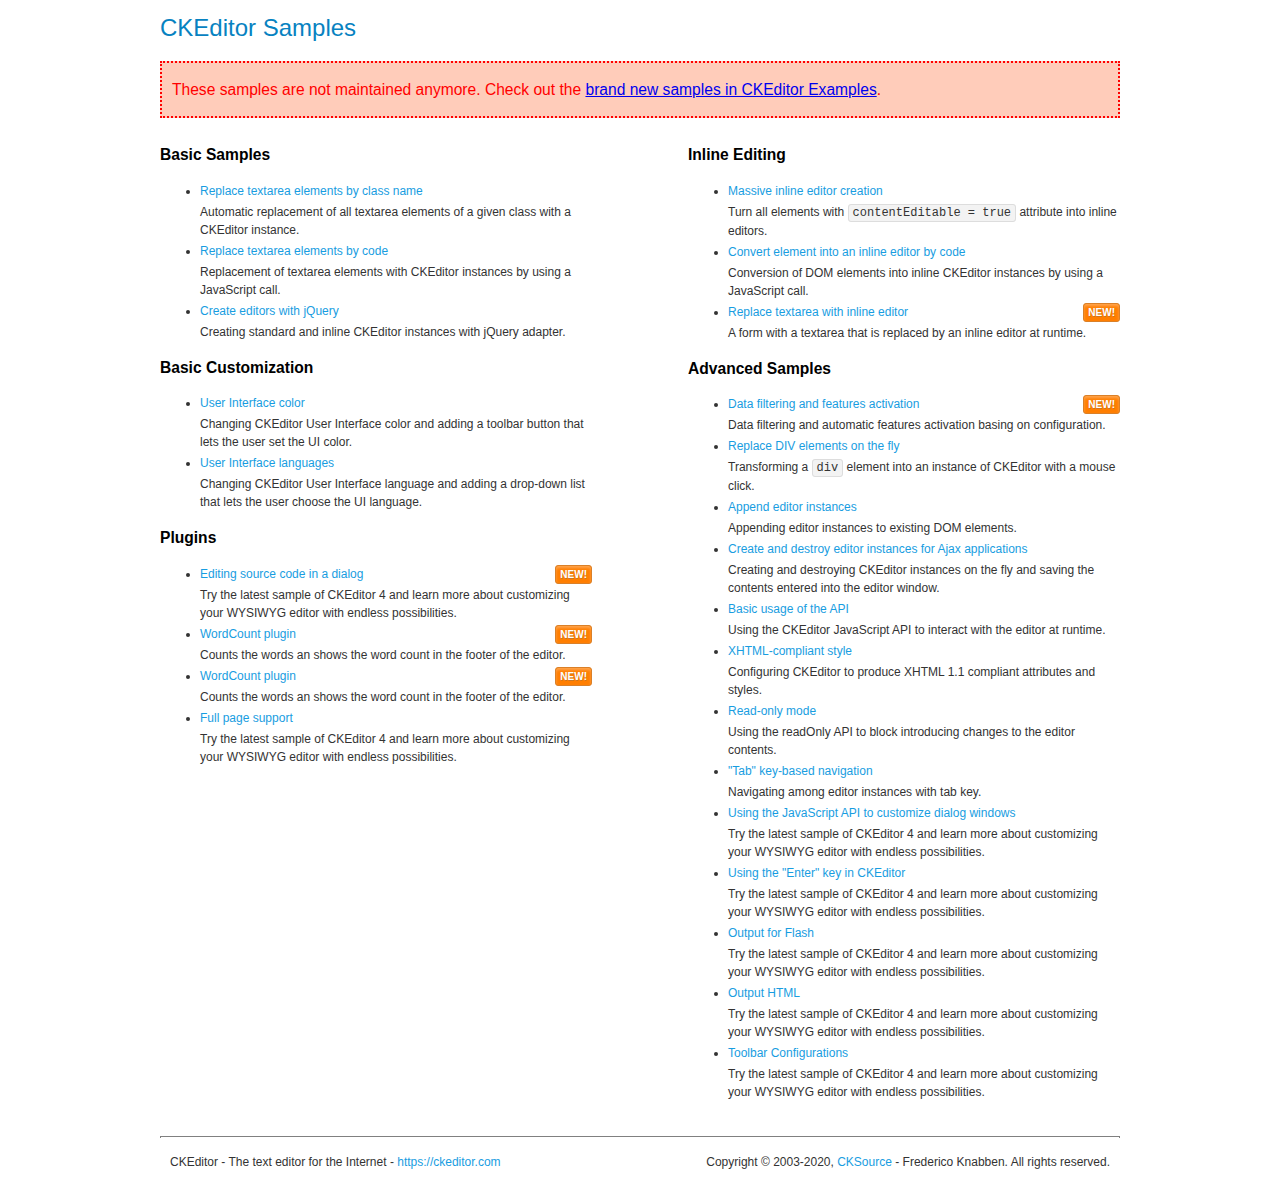
<file: blog/_sys/js/ckeditor/samples/old/index.html>
<!DOCTYPE html>
<!--
Copyright (c) 2003-2020, CKSource - Frederico Knabben. All rights reserved.
For licensing, see LICENSE.md or https://ckeditor.com/legal/ckeditor-oss-license
-->
<html lang="en">
<head>
	<meta charset="utf-8">
	<title>CKEditor Samples</title>
	<link rel="stylesheet" href="sample.css">
	<meta name="description" content="Try the latest sample of CKEditor 4 and learn more about customizing your WYSIWYG editor with endless possibilities.">
</head>
<body>
	<h1 class="samples">
		CKEditor Samples
	</h1>
	<div class="warning deprecated">
		These samples are not maintained anymore. Check out the <a href="https://ckeditor.com/docs/ckeditor4/latest/examples/index.html">brand new samples in CKEditor Examples</a>.
	</div>
	<div class="twoColumns">
		<div class="twoColumnsLeft">
			<h2 class="samples">
				Basic Samples
			</h2>
			<dl class="samples">
				<dt><a class="samples" href="replacebyclass.html">Replace textarea elements by class name</a></dt>
				<dd>Automatic replacement of all textarea elements of a given class with a CKEditor instance.</dd>

				<dt><a class="samples" href="replacebycode.html">Replace textarea elements by code</a></dt>
				<dd>Replacement of textarea elements with CKEditor instances by using a JavaScript call.</dd>

				<dt><a class="samples" href="jquery.html">Create editors with jQuery</a></dt>
				<dd>Creating standard and inline CKEditor instances with jQuery adapter.</dd>
			</dl>

			<h2 class="samples">
				Basic Customization
			</h2>
			<dl class="samples">
				<dt><a class="samples" href="uicolor.html">User Interface color</a></dt>
				<dd>Changing CKEditor User Interface color and adding a toolbar button that lets the user set the UI color.</dd>

				<dt><a class="samples" href="uilanguages.html">User Interface languages</a></dt>
				<dd>Changing CKEditor User Interface language and adding a drop-down list that lets the user choose the UI language.</dd>
			</dl>


			<h2 class="samples">Plugins</h2>
<dl class="samples">
<dt><a class="samples" href="sourcedialog/sourcedialog.html">Editing source code in a dialog</a><span class="new">New!</span></dt>
<dd>Try the latest sample of CKEditor 4 and learn more about customizing your WYSIWYG editor with endless possibilities.</dd>

<dt><a class="samples" href="wordcount/wordcount.html">WordCount plugin</a><span class="new">New!</span></dt>
<dd>Counts the words an shows the word count in the footer of the editor.</dd>

<dt><a class="samples" href="wordcount/wordcountWithMaxCount.html">WordCount plugin</a><span class="new">New!</span></dt>
<dd>Counts the words an shows the word count in the footer of the editor.</dd>

<dt><a class="samples" href="wysiwygarea/fullpage.html">Full page support</a></dt>
<dd>Try the latest sample of CKEditor 4 and learn more about customizing your WYSIWYG editor with endless possibilities.</dd>
</dl>
		</div>
		<div class="twoColumnsRight">
			<h2 class="samples">
				Inline Editing
			</h2>
			<dl class="samples">
				<dt><a class="samples" href="inlineall.html">Massive inline editor creation</a></dt>
				<dd>Turn all elements with <code>contentEditable = true</code> attribute into inline editors.</dd>

				<dt><a class="samples" href="inlinebycode.html">Convert element into an inline editor by code</a></dt>
				<dd>Conversion of DOM elements into inline CKEditor instances by using a JavaScript call.</dd>

				<dt><a class="samples" href="inlinetextarea.html">Replace textarea with inline editor</a> <span class="new">New!</span></dt>
				<dd>A form with a textarea that is replaced by an inline editor at runtime.</dd>

				
			</dl>

			<h2 class="samples">
				Advanced Samples
			</h2>
			<dl class="samples">
				<dt><a class="samples" href="datafiltering.html">Data filtering and features activation</a> <span class="new">New!</span></dt>
				<dd>Data filtering and automatic features activation basing on configuration.</dd>

				<dt><a class="samples" href="divreplace.html">Replace DIV elements on the fly</a></dt>
				<dd>Transforming a <code>div</code> element into an instance of CKEditor with a mouse click.</dd>

				<dt><a class="samples" href="appendto.html">Append editor instances</a></dt>
				<dd>Appending editor instances to existing DOM elements.</dd>

				<dt><a class="samples" href="ajax.html">Create and destroy editor instances for Ajax applications</a></dt>
				<dd>Creating and destroying CKEditor instances on the fly and saving the contents entered into the editor window.</dd>

				<dt><a class="samples" href="api.html">Basic usage of the API</a></dt>
				<dd>Using the CKEditor JavaScript API to interact with the editor at runtime.</dd>

				<dt><a class="samples" href="xhtmlstyle.html">XHTML-compliant style</a></dt>
				<dd>Configuring CKEditor to produce XHTML 1.1 compliant attributes and styles.</dd>

				<dt><a class="samples" href="readonly.html">Read-only mode</a></dt>
				<dd>Using the readOnly API to block introducing changes to the editor contents.</dd>

				<dt><a class="samples" href="tabindex.html">"Tab" key-based navigation</a></dt>
				<dd>Navigating among editor instances with tab key.</dd>


				
<dt><a class="samples" href="dialog/dialog.html">Using the JavaScript API to customize dialog windows</a></dt>
<dd>Try the latest sample of CKEditor 4 and learn more about customizing your WYSIWYG editor with endless possibilities.</dd>

<dt><a class="samples" href="enterkey/enterkey.html">Using the &quot;Enter&quot; key in CKEditor</a></dt>
<dd>Try the latest sample of CKEditor 4 and learn more about customizing your WYSIWYG editor with endless possibilities.</dd>

<dt><a class="samples" href="htmlwriter/outputforflash.html">Output for Flash</a></dt>
<dd>Try the latest sample of CKEditor 4 and learn more about customizing your WYSIWYG editor with endless possibilities.</dd>

<dt><a class="samples" href="htmlwriter/outputhtml.html">Output HTML</a></dt>
<dd>Try the latest sample of CKEditor 4 and learn more about customizing your WYSIWYG editor with endless possibilities.</dd>

<dt><a class="samples" href="toolbar/toolbar.html">Toolbar Configurations</a></dt>
<dd>Try the latest sample of CKEditor 4 and learn more about customizing your WYSIWYG editor with endless possibilities.</dd>

			</dl>
		</div>
	</div>
	<div id="footer">
		<hr>
		<p>
			CKEditor - The text editor for the Internet - <a class="samples" href="https://ckeditor.com/">https://ckeditor.com</a>
		</p>
		<p id="copy">
			Copyright &copy; 2003-2020, <a class="samples" href="https://cksource.com/">CKSource</a> - Frederico Knabben. All rights reserved.
		</p>
	</div>
</body>
</html>
</file>
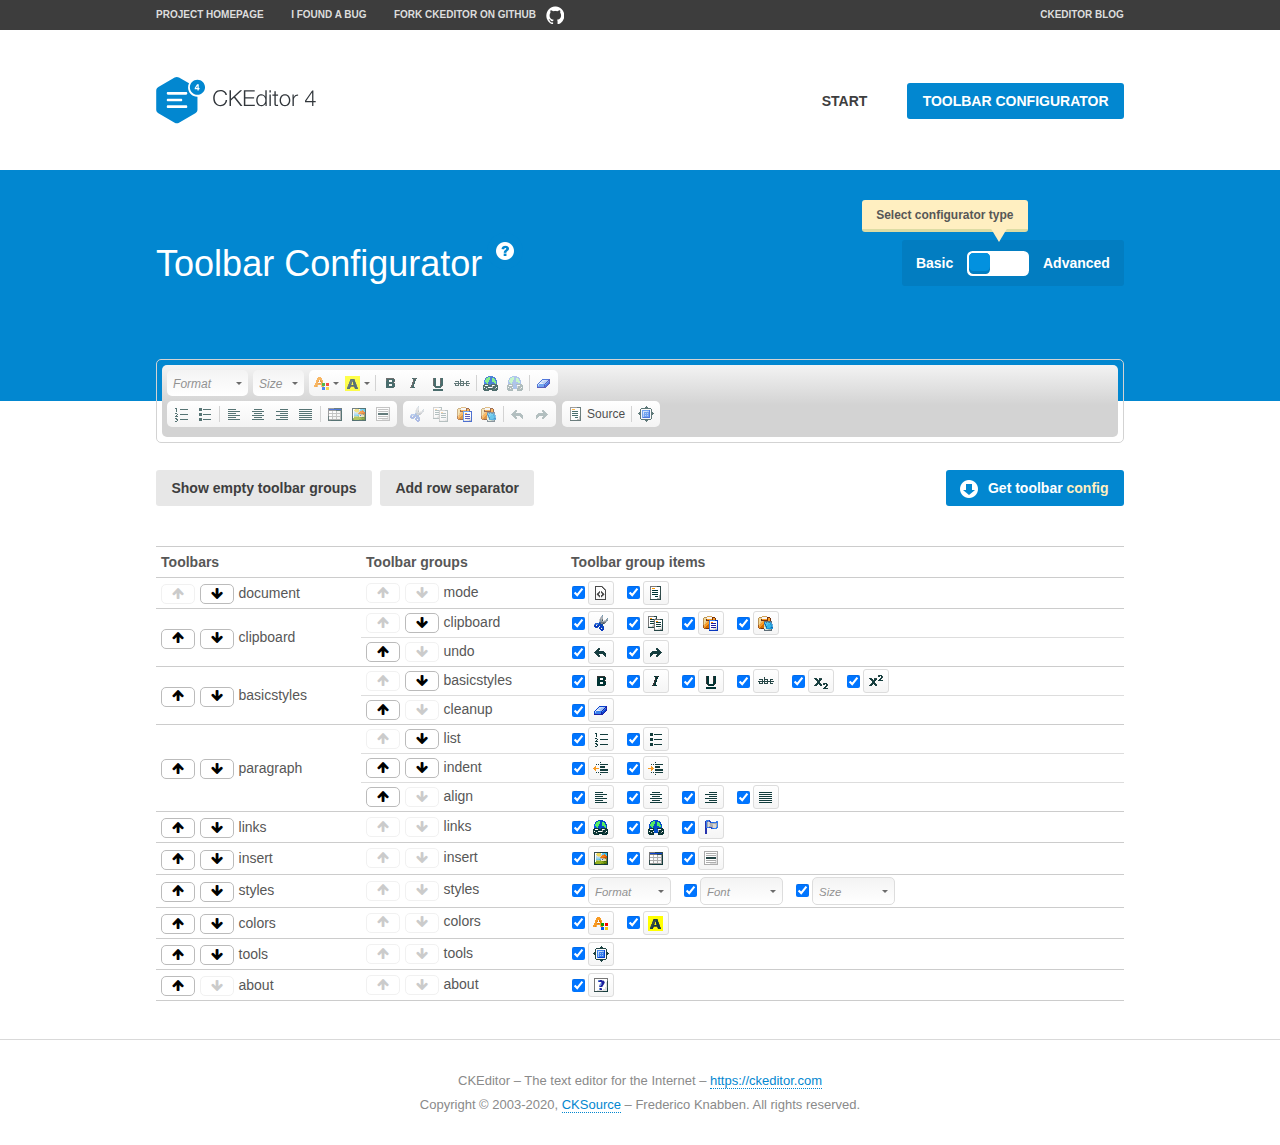
<file: blog/_sys/js/ckeditor/samples/toolbarconfigurator/index.html>
<!DOCTYPE html>
<!--
Copyright (c) 2003-2020, CKSource - Frederico Knabben. All rights reserved.
For licensing, see LICENSE.md or https://ckeditor.com/legal/ckeditor-oss-license
-->
<!--[if IE 8]><html class="ie8"><![endif]-->
<!--[if gt IE 8]><html><![endif]-->
<!--[if !IE]><!--><html lang="en"><!--<![endif]-->
<head>
	<meta charset="utf-8">
	<title>Toolbar Configurator</title>
	<script src="../../ckeditor.js"></script>
	<script>
		if ( CKEDITOR.env.ie && CKEDITOR.env.version < 9 )
			CKEDITOR.tools.enableHtml5Elements( document );
	</script>
	<link rel="stylesheet" href="lib/codemirror/codemirror.css">
	<link rel="stylesheet" href="lib/codemirror/show-hint.css">
	<link rel="stylesheet" href="lib/codemirror/neo.css">
	<link rel="stylesheet" href="css/fontello.css">
	<link rel="stylesheet" href="../css/samples.css">
	<meta name="description" content="Try the latest sample of CKEditor 4 and learn more about customizing your WYSIWYG editor with endless possibilities.">
</head>
<body id="toolbar">

<nav class="navigation-a">
	<div class="grid-container">
		<ul class="navigation-a-left grid-width-70">
			<li><a href="https://ckeditor.com/ckeditor-4/">Project Homepage</a></li>
			<li><a href="https://github.com/ckeditor/ckeditor4/issues">I found a bug</a></li>
			<li><a href="https://github.com/ckeditor/ckeditor4" class="icon-pos-right icon-navigation-a-github">Fork CKEditor on GitHub</a></li>
		</ul>
		<ul class="navigation-a-right grid-width-30">
			<li><a href="https://ckeditor.com/blog/">CKEditor Blog</a></li>
		</ul>
	</div>
</nav>

<header class="header-a">
	<div class="grid-container">
		<h1 class="header-a-logo grid-width-30">
			<a href="../index.html"><img src="../img/logo.svg" onerror="this.src='../img/logo.png'; this.onerror=null;" alt="CKEditor Logo"></a>
		</h1>
		<nav class="navigation-b grid-width-70">
			<ul>
				<li><a href="../index.html"  class="button-a">Start</a></li>
				<li><a href="index.html"  class="button-a button-a-background">Toolbar configurator</a></li>
			</ul>
		</nav>
	</div>
</header>

<main>
	<div class="adjoined-top">
		<div class="grid-container">
			<div class="content grid-width-100">
				<div class="grid-container-nested">
					<h1 class="grid-width-60">
						Toolbar Configurator
						<a href="#help-content" type="button" title="Configurator help" id="help" class="button-a button-a-background button-a-no-text icon-pos-left icon-question-mark">Help</a>
					</h1>

					<div class="grid-width-40 grid-switch-magic">
						<div class="switch">
							<span class="balloon-a balloon-a-se">Select configurator type</span>
							<input type="radio" name="radio" data-num="1" id="radio-basic" />
							<input type="radio" name="radio" data-num="2" id="radio-advanced" />
							<label data-for="1" for="radio-basic">Basic</label>
							<span class="switch-inner">
								<span class="handler"></span>
							</span>
							<label data-for="2" for="radio-advanced">Advanced</label>
						</div>
					</div>
				</div>
			</div>
		</div>
	</div>
	<div class="adjoined-bottom">
		<div class="grid-container">
			<div class="grid-width-100">
				<div class="editors-container">
					<div id="editor-basic"></div>
					<div id="editor-advanced"></div>
				</div>
			</div>
		</div>
	</div>

	<div class="grid-container configurator">
		<div class="content grid-width-100">
			<div class="configurator">
				<div>
					<div id="toolbarModifierWrapper"></div>
				</div>
			</div>
		</div>
	</div>

	<div id="help-content">
		<div class="grid-container">
			<div class="grid-width-100">
				<h2>What Am I Doing Here?</h2>

				<div class="grid-container grid-container-nested">
					<div class="basic">
						<div class="grid-width-50">
							<p>Arrange <a href="https://ckeditor.com/docs/ckeditor4/latest/api/CKEDITOR_config.html#cfg-toolbarGroups">toolbar groups</a>, toggle <a href="https://ckeditor.com/docs/ckeditor4/latest/api/CKEDITOR_config.html#cfg-removeButtons">button visibility</a> according to your needs and get your toolbar configuration.</p>
							<p>You can replace the content of the <a href="../../config.js"><code>config.js</code></a> file with the generated configuration. If you already set some configuration options you will need to merge both configurations.</p>
						</div>
						<div class="grid-width-50">
							<p>Read more about different ways of <a href="https://ckeditor.com/docs/ckeditor4/latest/guide/dev_configuration.html">setting configuration</a> and do not forget about <strong>clearing browser cache</strong>.</p>
							<p>Arranging toolbar groups is the recommended way of configuring the toolbar, but if you need more freedom you can use the <a href="#advanced">advanced configurator</a>.</p>
						</div>
					</div>
					<div class="advanced" style="display: none;">
						<div class="grid-width-50">
							<p>With this code editor you can edit your <a href="https://ckeditor.com/docs/ckeditor4/latest/api/CKEDITOR_config.html#cfg-toolbar">toolbar configuration</a> live.</p>
							<p>You can replace the content of the <a href="../../config.js"><code>config.js</code></a> file with the generated configuration. If you already set some configuration options you will need to merge both configurations.</p>
						</div>
						<div class="grid-width-50">
							<p>Read more about different ways of <a href="https://ckeditor.com/docs/ckeditor4/latest/guide/dev_configuration.html">setting configuration</a> and do not forget about <strong>clearing browser cache</strong>.</p>
						</div>
					</div>
				</div>

				<p class="grid-container grid-container-nested">
					<button type="button" class="help-content-close grid-width-100 button-a button-a-background">Got it. Let's play!</button>
				</p>
			</div>
		</div>
	</div>
</main>

<footer class="footer-a grid-container">
	<p class="grid-width-100">
		CKEditor &ndash; The text editor for the Internet &ndash; <a class="samples" href="https://ckeditor.com/">https://ckeditor.com</a>
	</p>
	<p class="grid-width-100" id="copy">
		Copyright &copy; 2003-2020, <a class="samples" href="https://cksource.com/">CKSource</a> &ndash; Frederico Knabben. All rights reserved.
	</p>
</footer>

<script src="lib/codemirror/codemirror.js"></script>
<script src="lib/codemirror/javascript.js"></script>
<script src="lib/codemirror/show-hint.js"></script>

<script src="js/fulltoolbareditor.js"></script>
<script src="js/abstracttoolbarmodifier.js"></script>
<script src="js/toolbarmodifier.js"></script>
<script src="js/toolbartextmodifier.js"></script>
<script src="../js/sf.js"></script>

<script>
	( function() {
		'use strict';

		var mode = ( window.location.hash.substr( 1 ) === 'advanced' ) ? 'advanced' : 'basic',
			configuratorSection = CKEDITOR.document.findOne( 'main > .grid-container.configurator' ),
			basicInstruction = CKEDITOR.document.findOne( '#help-content .basic' ),
			advancedInstruction = CKEDITOR.document.findOne( '#help-content .advanced' ),

			// Configurator mode switcher.
			modeSwitchBasic = CKEDITOR.document.getById( 'radio-basic' ),
			modeSwitchAdvanced = CKEDITOR.document.getById( 'radio-advanced' );

		// Initial setup
		function updateSwitcher() {
			if ( mode === 'advanced' ) {
				modeSwitchAdvanced.$.checked = true;
			} else {
				modeSwitchBasic.$.checked = true;
			}
		}

		updateSwitcher();

		CKEDITOR.document.getWindow().on( 'hashchange', function( e ) {
			var hash = window.location.hash.substr( 1 );
			if ( !( hash === 'advanced' || hash === 'basic' ) ) {
				return;
			}
			mode = hash;
			onToolbarsDone( mode );
		} );

		CKEDITOR.document.getWindow().on( 'resize', function() {
			updateToolbar( ( mode === 'basic' ? toolbarModifier : toolbarTextModifier )[ 'editorInstance' ] );
		} );

		function onRefresh( modifier ) {
			modifier = modifier || this;

			if ( mode === 'basic' && modifier instanceof ToolbarConfigurator.ToolbarTextModifier ) {
				return;
			}

			// CodeMirror container becomes visible, so we need to refresh and to avoid rendering problems.
			if ( mode === 'advanced' && modifier instanceof ToolbarConfigurator.ToolbarTextModifier ) {
				modifier.codeContainer.refresh();
			}

			updateToolbar( modifier.editorInstance );
		}

		function updateToolbar( editor ) {
			var editorContainer = editor.container;

			// Not always editor is loaded.
			if ( !editorContainer ) {
				return;
			}

			var displayStyle = editorContainer.getStyle( 'display' );

			editorContainer.setStyle( 'display', 'block' );

			var newHeight = editorContainer.getSize( 'height' );

			var newMarginTop = parseInt( editorContainer.getComputedStyle( 'margin-top' ), 10 );
			newMarginTop = ( isNaN( newMarginTop ) ? 0 : Number( newMarginTop ) );

			var newMarginBottom = parseInt( editorContainer.getComputedStyle( 'margin-bottom' ), 10 );
			newMarginBottom = ( isNaN( newMarginBottom ) ? 0 : Number( newMarginBottom ) );

			var result = newHeight + newMarginTop + newMarginBottom;

			editorContainer.setStyle( 'display', displayStyle );

			editor.container.getAscendant( 'div' ).setStyle( 'height', result + 'px' );
		}

		var toolbarModifier = new ToolbarConfigurator.ToolbarModifier( 'editor-basic' );

		var done = 0;
		toolbarModifier.init( onToolbarInit );
		toolbarModifier.onRefresh = onRefresh;

		CKEDITOR.document.getById( 'toolbarModifierWrapper' ).append( toolbarModifier.mainContainer );

		var toolbarTextModifier = new ToolbarConfigurator.ToolbarTextModifier( 'editor-advanced' );
		toolbarTextModifier.init( onToolbarInit );
		toolbarTextModifier.onRefresh = onRefresh;

		function onToolbarInit() {
			if ( ++done === 2 ) {
				onToolbarsDone();

				positionSticky.watch( CKEDITOR.document.findOne( '.toolbar' ), function() {
					return mode === 'advanced';
				} );
			}
		}

		function onToolbarsDone() {
			if ( mode === 'basic' ) {
				toggleModeBasic( false );
			} else {
				toggleModeAdvanced( false );
			}

			updateSwitcher();

			setTimeout( function() {
				CKEDITOR.document.findOne( '.editors-container' ).addClass( 'active' );
				CKEDITOR.document.findOne( '#toolbarModifierWrapper' ).addClass( 'active' );
			}, 200 );
		}

		CKEDITOR.document.getById( 'toolbarModifierWrapper' ).append( toolbarTextModifier.mainContainer );

		function toogleModeSwitch( onElement, offElement, onModifier, offModifier ) {
			onElement.addClass( 'fancy-button-active' );
			offElement.removeClass( 'fancy-button-active' );

			onModifier.showUI();
			offModifier.hideUI();
		}

		function toggleModeBasic( callOnRefresh ) {
			callOnRefresh = ( callOnRefresh !== false );
			mode = 'basic';
			window.location.hash = '#basic';
			toogleModeSwitch( modeSwitchBasic, modeSwitchAdvanced, toolbarModifier, toolbarTextModifier );

			configuratorSection.removeClass( 'freed-width' );
			basicInstruction.show();
			advancedInstruction.hide();

			callOnRefresh && onRefresh( toolbarModifier );
		}

		function toggleModeAdvanced( callOnRefresh ) {
			callOnRefresh = ( callOnRefresh !== false );
			mode = 'advanced';
			window.location.hash = '#advanced';
			toogleModeSwitch( modeSwitchAdvanced, modeSwitchBasic, toolbarTextModifier, toolbarModifier );

			configuratorSection.addClass( 'freed-width' );
			advancedInstruction.show();
			basicInstruction.hide();

			callOnRefresh && onRefresh( toolbarTextModifier );
		}

		modeSwitchBasic.on( 'click', toggleModeBasic );
		modeSwitchAdvanced.on( 'click', toggleModeAdvanced );

		//
		// Position:sticky for the toolbar.
		//

		// Will make elements behave like they were styled with position:sticky.
		var positionSticky = {
			// Store object: {
			// 		element: CKEDITOR.dom.element, // Element which will float.
			// 		placeholder: CKEDITOR.dom.element, // Placeholder which is place to prevent page bounce.
			// 		isFixed: boolean // Whether element float now.
			// }
			watched: [],

			active: [],

			staticContainer: null,

			init: function() {
				var element = CKEDITOR.dom.element.createFromHtml(
					'<div class="staticContainer">' +
						'<div class="grid-container" >' +
							'<div class="grid-width-100">' +
								'<div class="inner"></div>' +
							'</div>' +
						'</div>' +
					'</div>' );

				this.staticContainer = element.findOne( '.inner' );

				CKEDITOR.document.getBody().append( element );
			},

			watch: function( element, preventFunc ) {
				this.watched.push( {
					element: element,
					placeholder: new CKEDITOR.dom.element( 'div' ),
					isFixed: false,
					preventFunc: preventFunc
				} );
			},

			checkAll: function() {
				for ( var i = 0; i < this.watched.length; i++ ) {
					this.check( this.watched[ i ] );
				}
			},

			check: function( element ) {
				var isFixed = element.isFixed;
				var shouldBeFixed = this.shouldBeFixed( element );

				// Nothing to be done.
				if ( isFixed === shouldBeFixed ) {
					return;
				}

				var placeholder = element.placeholder;

				if ( isFixed ) {
					// Unfixing.

					element.element.insertBefore( placeholder );
					placeholder.remove();

					element.element.removeStyle( 'margin' );

					this.active.splice( CKEDITOR.tools.indexOf( this.active, element ), 1 );

				} else {
					// Fixing.
					placeholder.setStyle( 'width', element.element.getSize( 'width' ) + 'px' );
					placeholder.setStyle( 'height', element.element.getSize( 'height' ) + 'px' );
					placeholder.setStyle( 'margin-bottom', element.element.getComputedStyle( 'margin-bottom' ) );
					placeholder.setStyle( 'display', element.element.getComputedStyle( 'display' ) );
					placeholder.insertAfter( element.element );

					this.staticContainer.append( element.element );

					this.active.push( element );
				}

				element.isFixed = !element.isFixed;
			},

			shouldBeFixed: function( element ) {
				if ( element.preventFunc && element.preventFunc() ) {
					return false;
				}

				// If element is already fixed we are checking it's placeholder.
				var related = ( element.isFixed ? element.placeholder : element.element ),
					clientRect = related.$.getBoundingClientRect(),
					staticHeight = this.staticContainer.getSize('height' ),
					elemHeight = element.element.getSize( 'height' );

				if ( element.isFixed ) {
					return ( clientRect.top + elemHeight < staticHeight );
				} else {
					return ( clientRect.top < staticHeight );
				}
			}
		};

		positionSticky.init();

		CKEDITOR.document.getWindow().on( 'scroll',
			new CKEDITOR.tools.eventsBuffer( 100, positionSticky.checkAll, positionSticky ).input
		);

		// Make the toolbar sticky.
		positionSticky.watch( CKEDITOR.document.findOne( '.editors-container' ) );

		// Help button and help-content.
		( function() {
			var helpButton = CKEDITOR.document.getById( 'help' ),
				helpContent = CKEDITOR.document.getById( 'help-content' );

			// Don't show help button on IE8 because it's unsupported by Pico Modal.
			if ( CKEDITOR.env.ie && CKEDITOR.env.version == 8 ) {
				helpButton.hide();
			} else {
				// Display help modal when the button is clicked.
				helpButton.on( 'click', function( evt ) {
					SF.modal( {
						// Clone modal content from DOM.
						content: helpContent.getHtml(),

						afterCreate: function( modal ) {
							// Enable modal content button to close the modal.
							new CKEDITOR.dom.element( modal.modalElem() ).findOne( '.help-content-close' ).once( 'click', modal.close );
						}
					} ).show();
				} );
			}
		} )();
	} )();
</script>
</body>
</html>
</file>
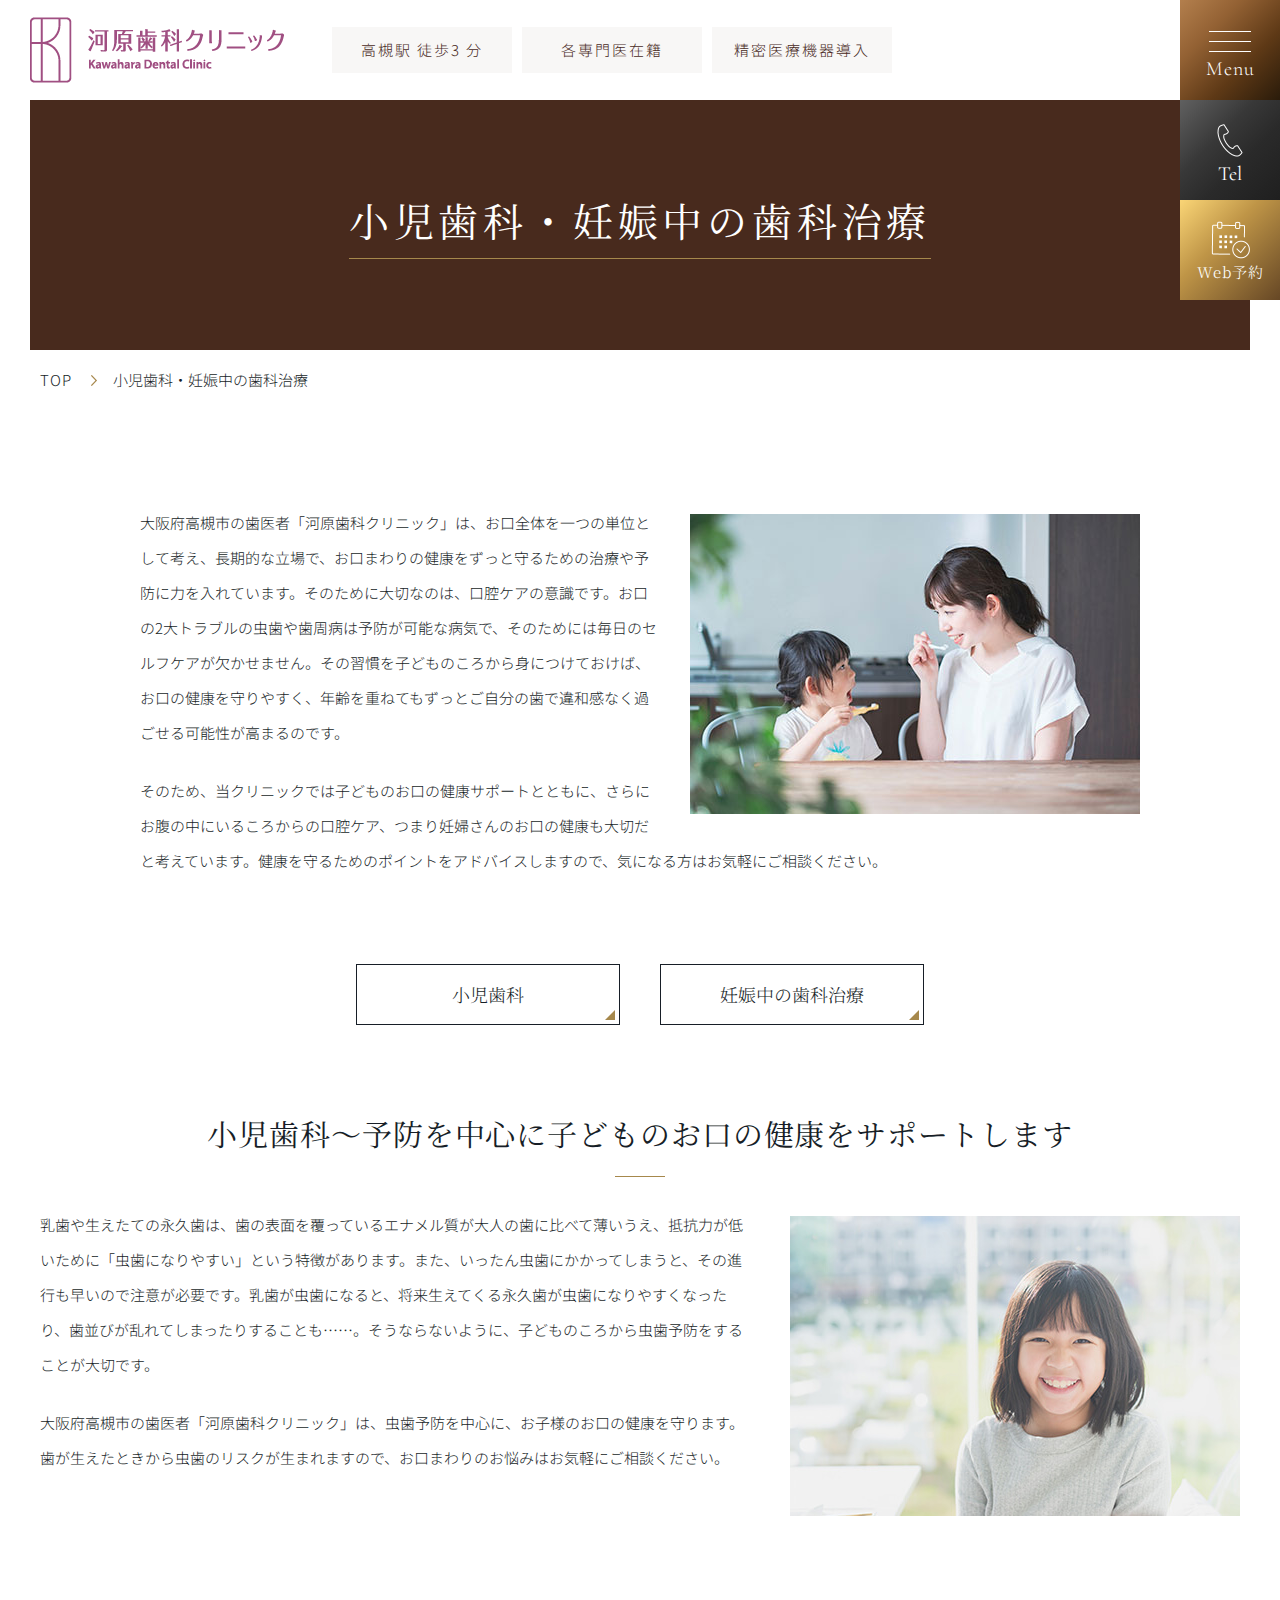
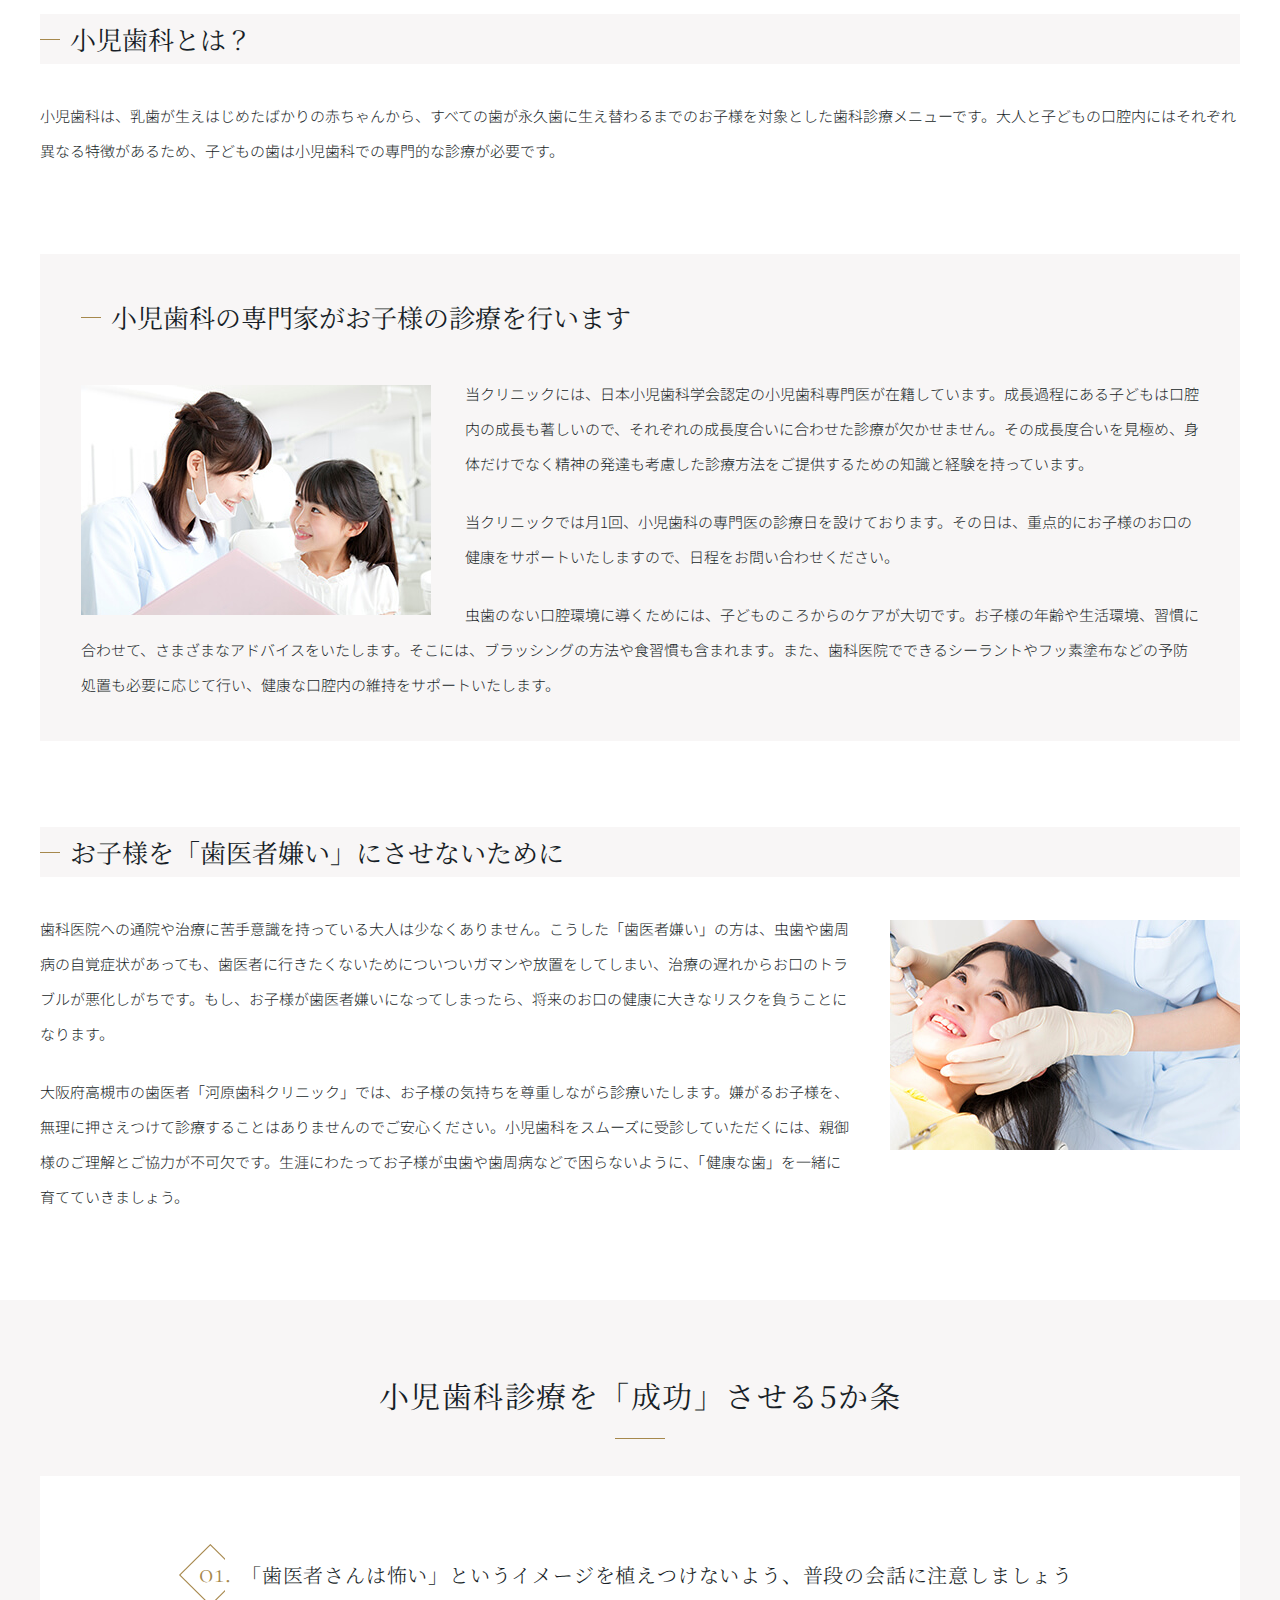
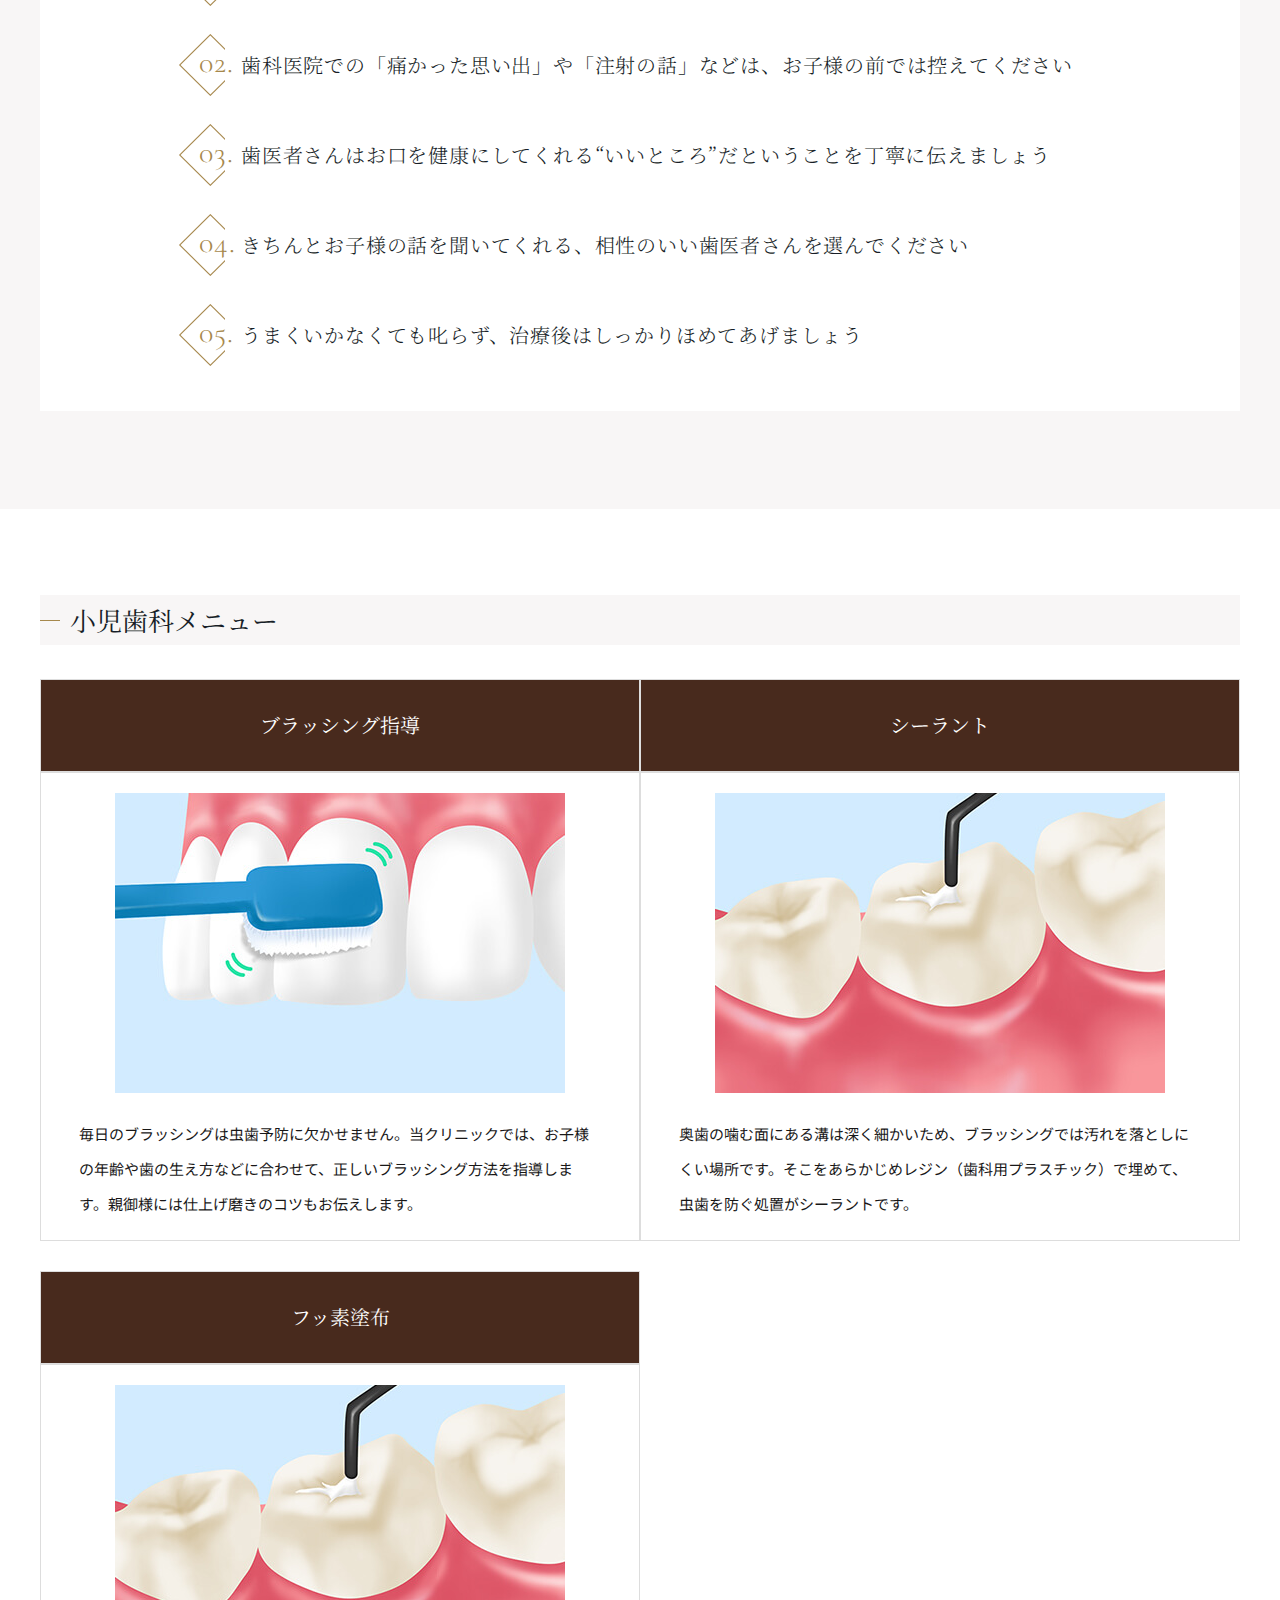
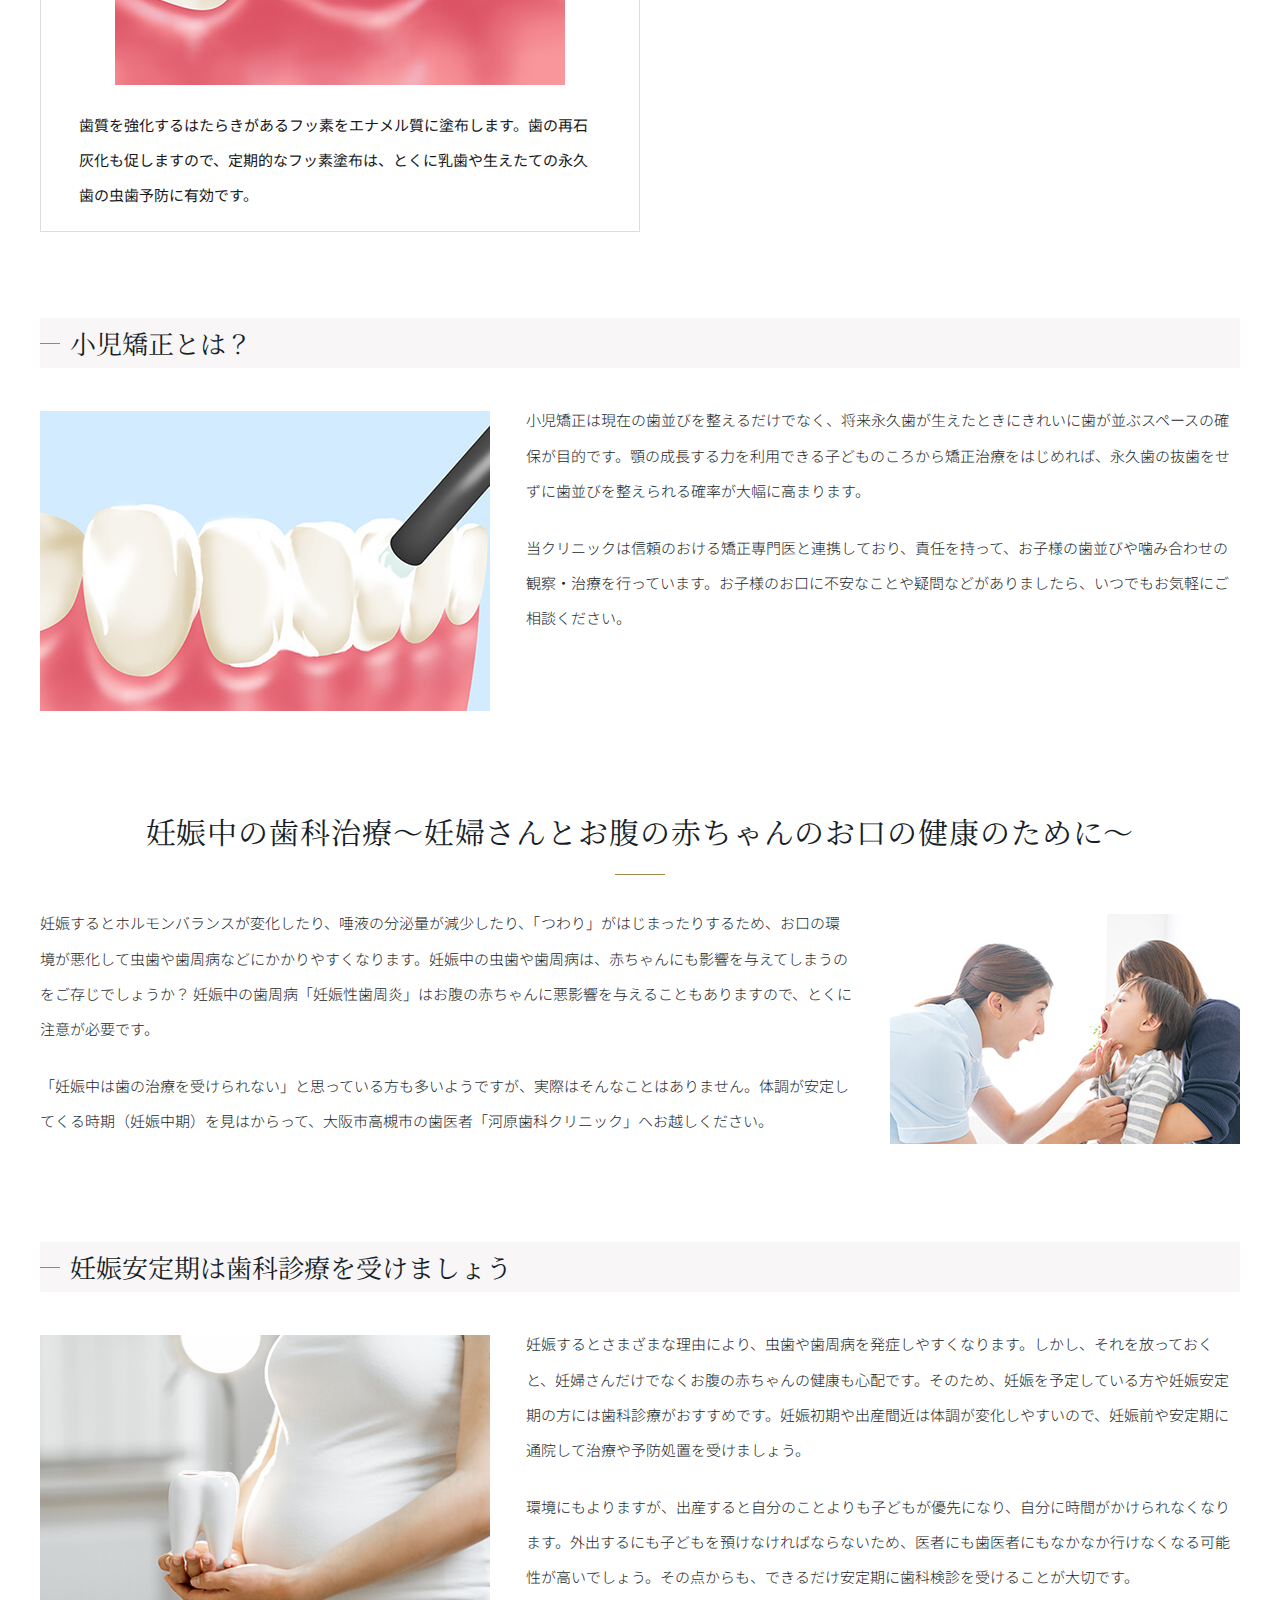
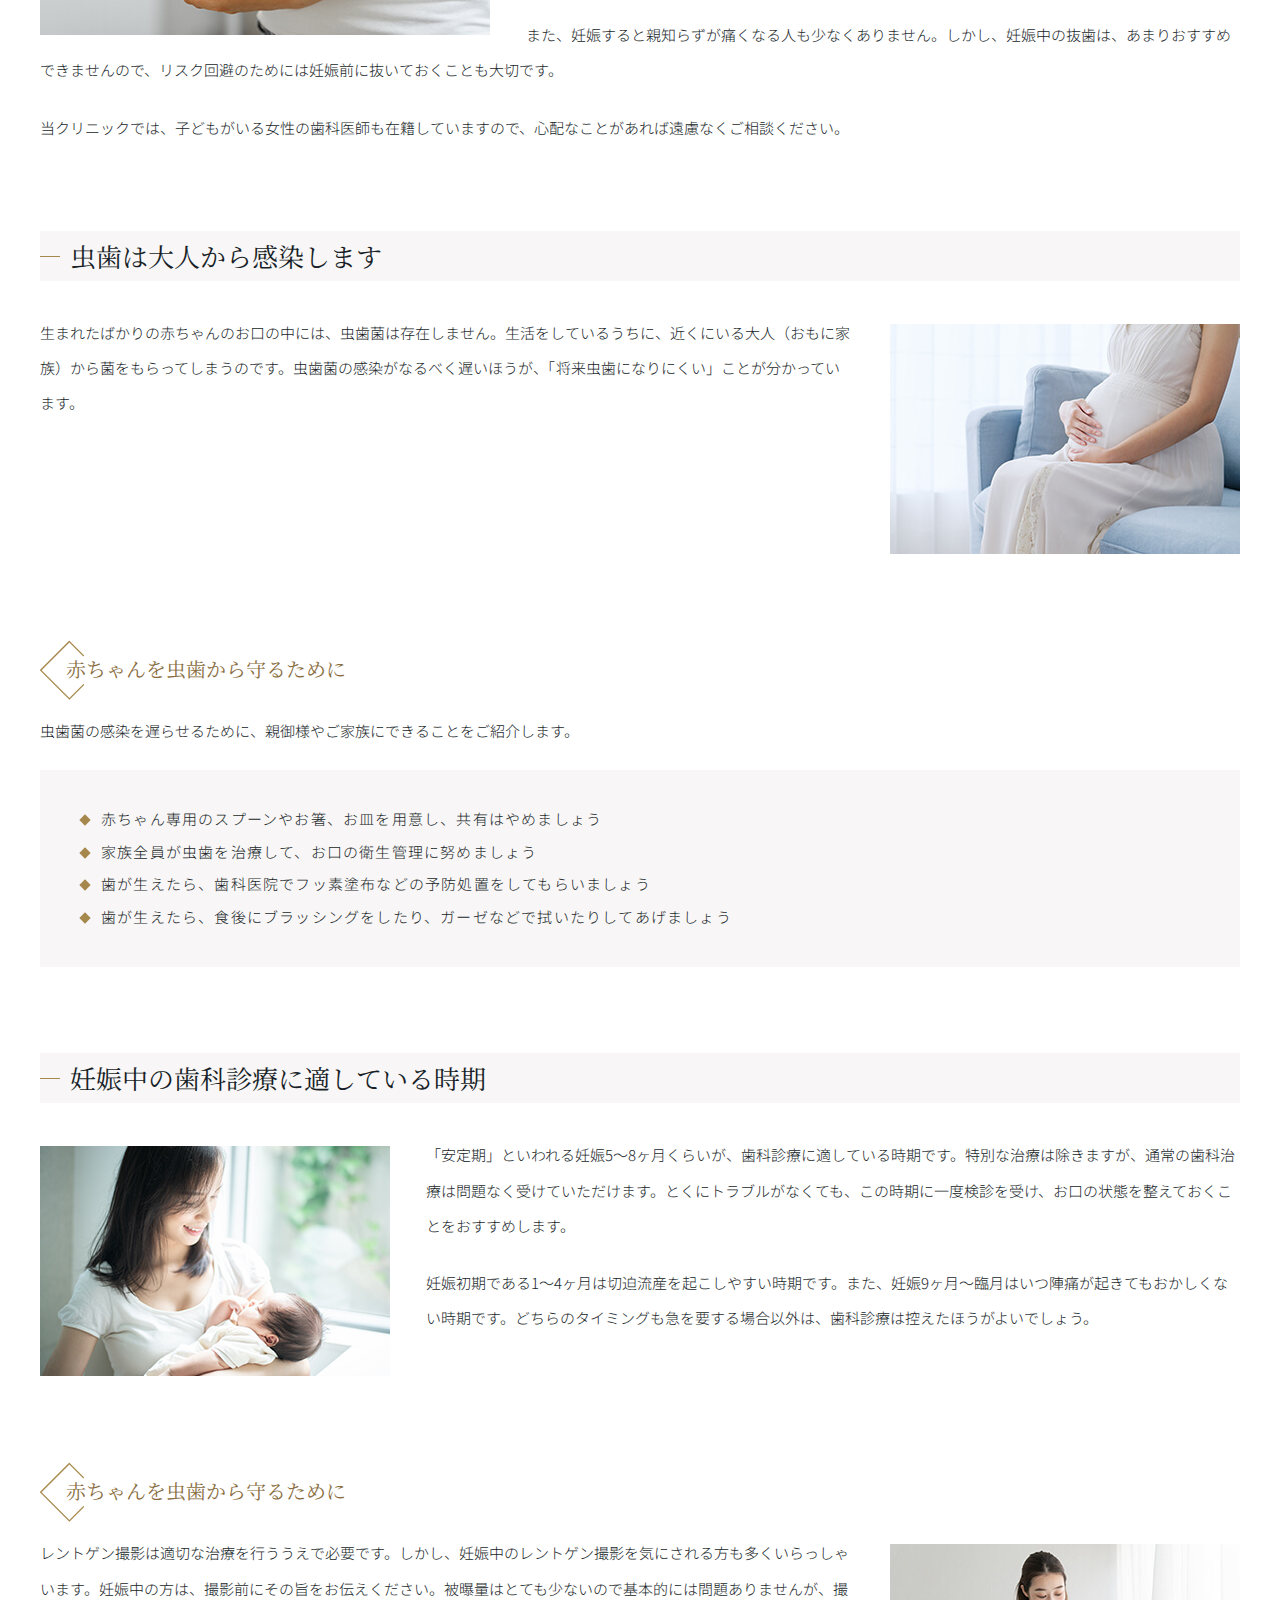
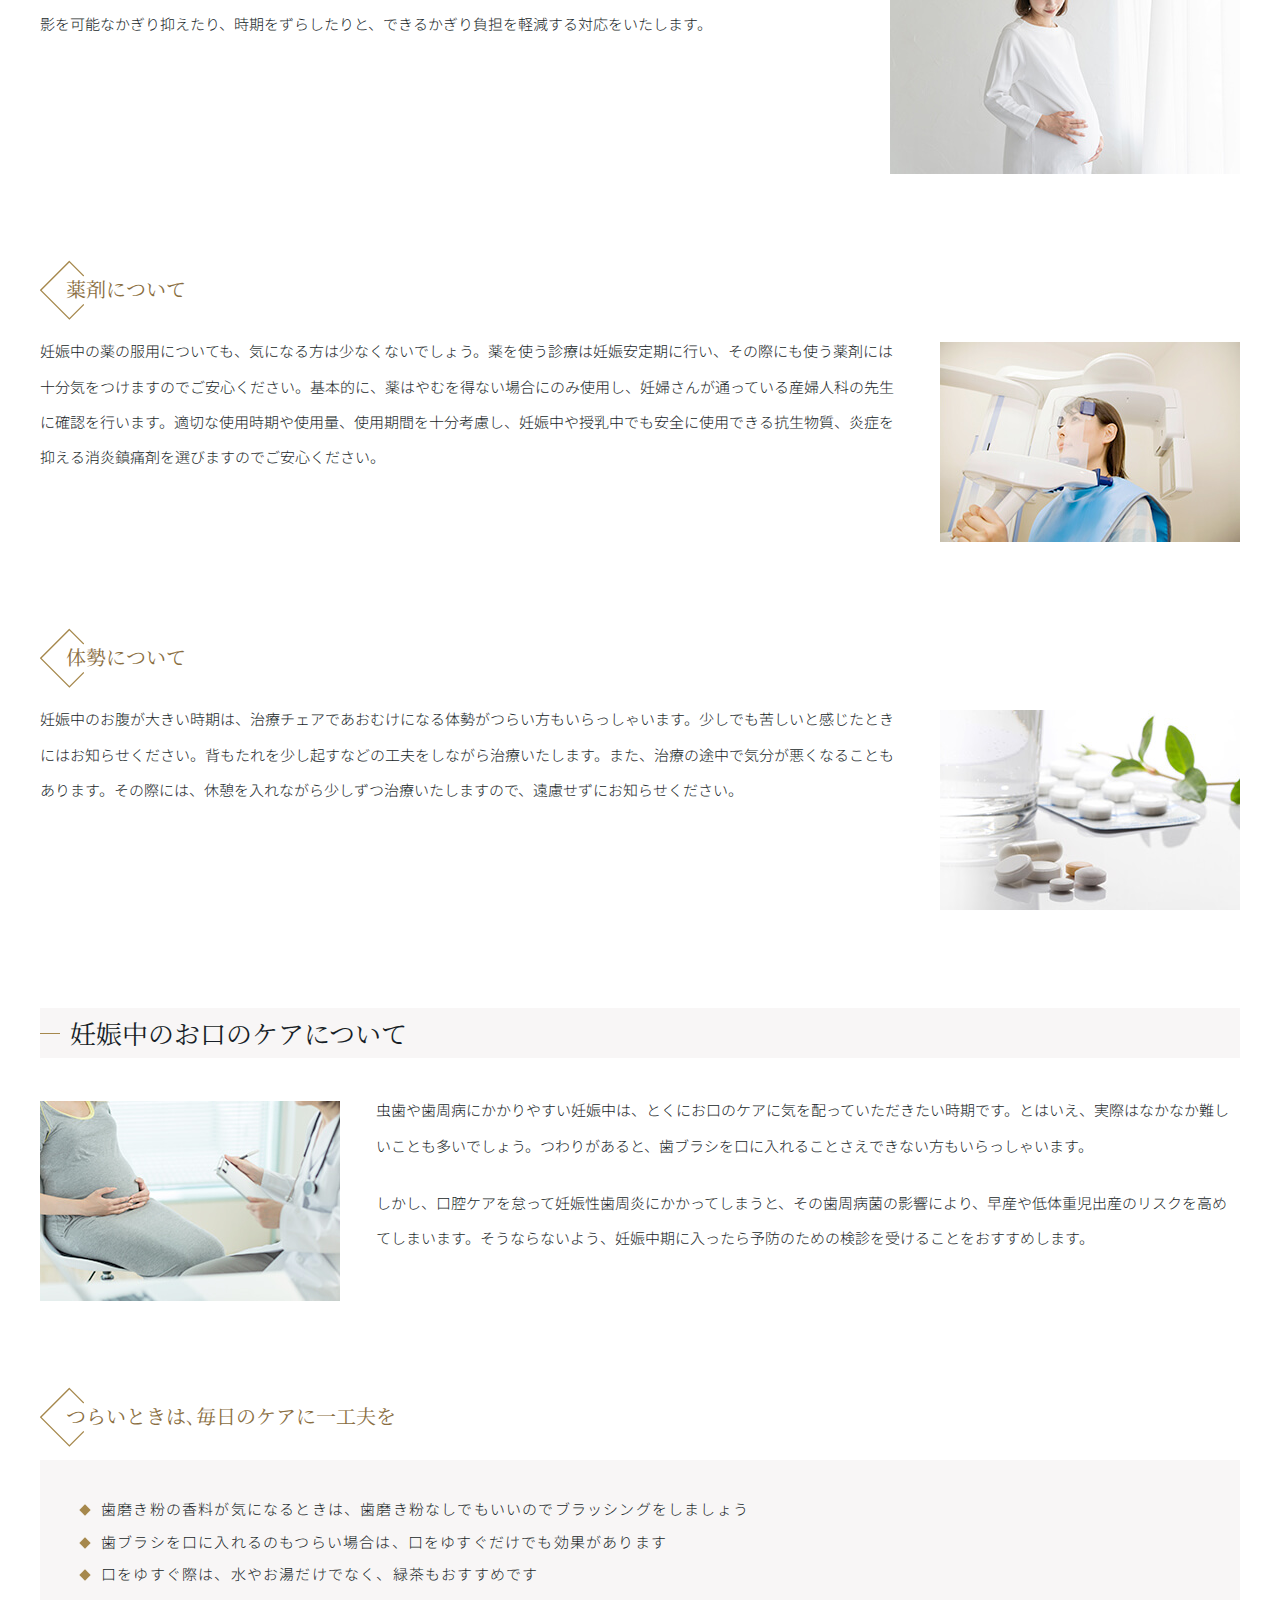
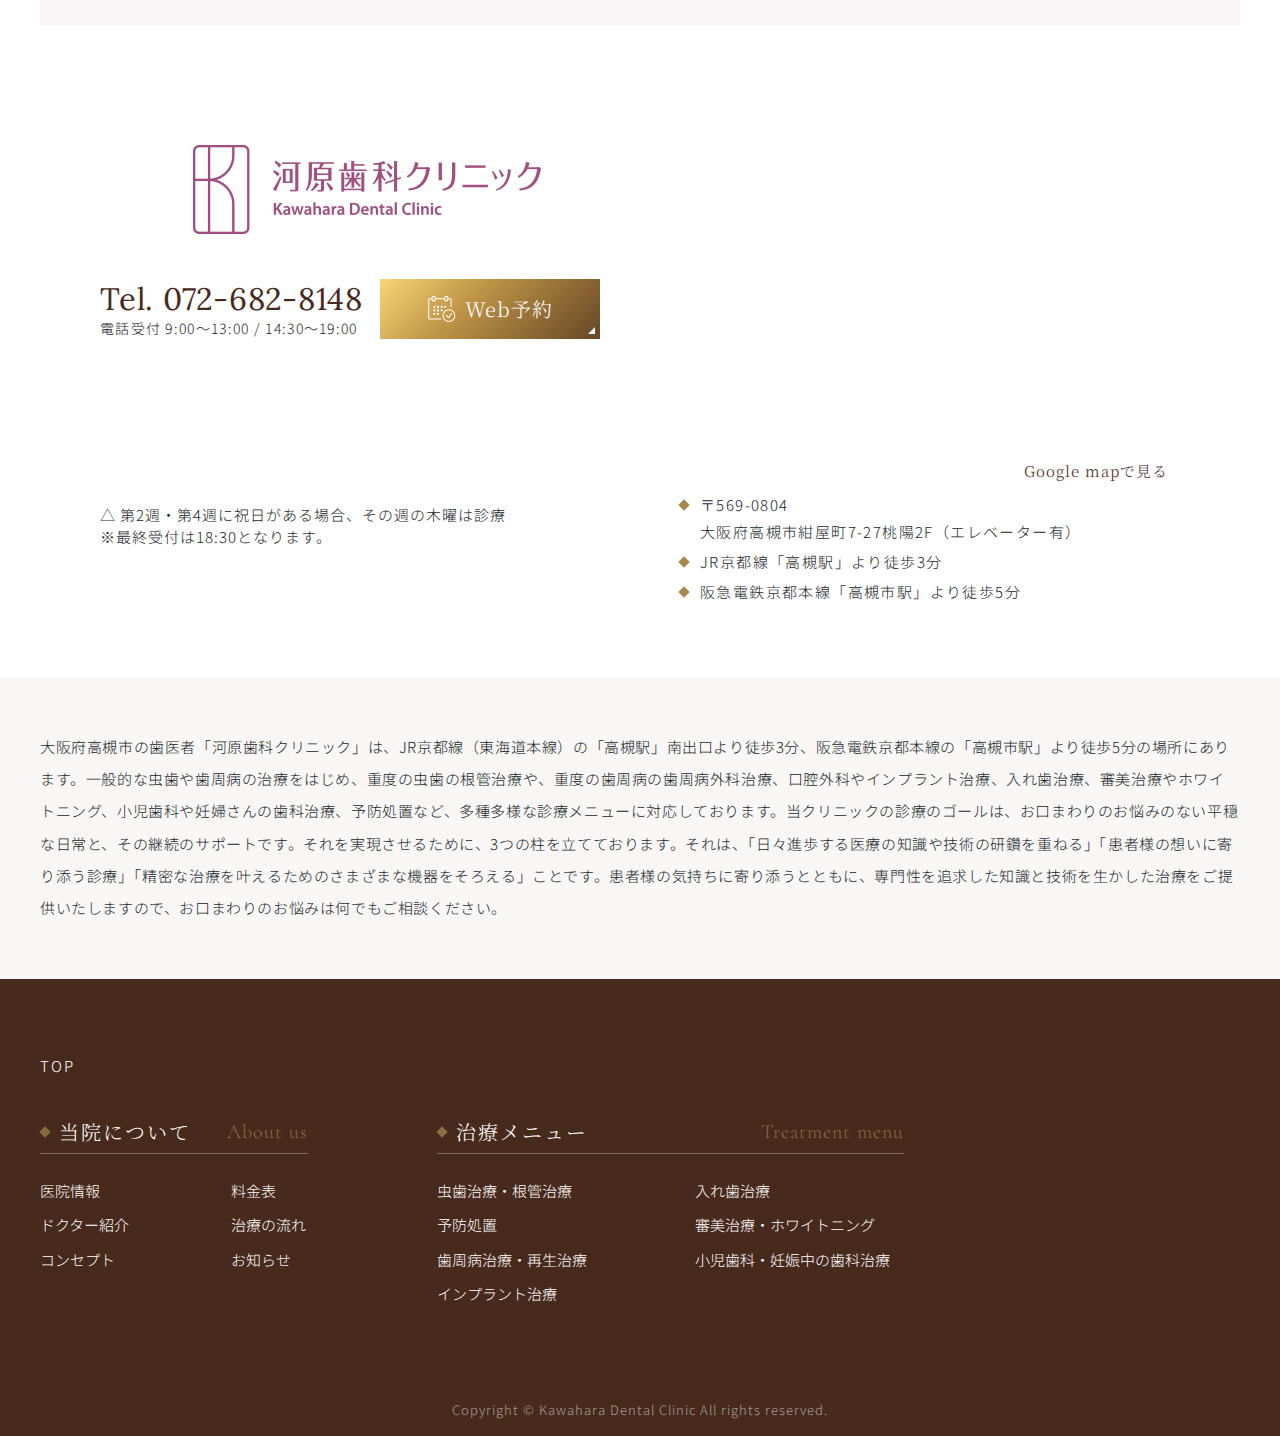
<file: child.html>
<!doctype html>
<html lang="ja">

<head>
    <meta charset="utf-8">
    <meta name="viewport" content="width=device-width, initial-scale=-100%, user-scalable=yes" />
    <meta name="format-detection" content="telephone=no">
    <title>小児歯科・妊娠中の歯科治療｜高槻駅徒歩3分の歯医者｜河原歯科クリニック</title>
    <meta name="keywords" content="小児歯科,子ども,成長,妊娠中,赤ちゃん">
    <meta name="description" content="高槻市の歯医者「河原歯科クリニック」の小児歯科・妊娠中の歯科治療のページです。小児歯科では、お口まわりだけでなく子どもの心身の成長に合わせて診療します。妊娠中は、安定期の歯科診療で、妊婦さんだけでなくお腹の赤ちゃんの健康も守りましょう。">
    <link rel="shortcut icon"  href="images/favicon.ico"/>
    <link rel="stylesheet" href="css/under.css">
    <link rel="stylesheet" href="css/under_responsive.css">
    <link rel="stylesheet" href="css/styles.css">
    <link rel="stylesheet" href="css/responsive.css">
    <!-- Global site tag (gtag.js) - Google Analytics -->
    <script async src="https://www.googletagmanager.com/gtag/js?id=UA-136025975-55"></script>
    <script>
    window.dataLayer = window.dataLayer || [];
    function gtag(){dataLayer.push(arguments);}
    gtag('js', new Date());

    gtag('config', 'UA-00000000-00');
    </script>
    <script type="application/ld+json">
        {
            "@context": "http://schema.org",
            "@type": "BreadcrumbList",
            "itemListElement": [
                {
                    "@type": "ListItem",
                    "position": 1,
                    "item": {
                        "@id": "https://www.kawahara-dc.net/",
                        "name": "高槻駅徒歩3分の歯医者｜河原歯科クリニック｜各種専門医在籍・精密医療機器導入"
                    }
                },
                {
                    "@type": "ListItem",
                    "position": 2,
                    "item": {
                        "@id": "https://www.kawahara-dc.net/child.html",
                        "name": "小児歯科・妊娠中の歯科治療｜高槻駅徒歩3分の歯医者｜河原歯科クリニック"
                    }
                }
            ]
        }
    </script>
</head>

<body class="under">
    <div id="wrapper">
        <header id="header">
			<div class="container-full">
				<div class="header-wrap">
					<h1 class="logo">
						<a href="https://www.kawahara-dc.net/">
							<img src="./images/logo.png" class="lo-pc" alt="高槻市の歯医者「河原歯科クリニック」の小児歯科・妊娠中の歯科治療のページです。">
							<img src="./images/logo-sp.png" class="lo-sp" alt="高槻市の歯医者「河原歯科クリニック」の小児歯科・妊娠中の歯科治療のページです。">
						</a>
					</h1>
					<ul class="header-btn">
						<li>
							高槻駅 徒歩3 分
						</li>
						<li>
							各専門医在籍
						</li>
						<li>
							精密医療機器導入
						</li>
					</ul>
					<p class="menu_icon">
						<span class="mline"></span>
						<span class="mtext">
							Menu
						</span>
					</p>
				</div>
			</div>
		</header>
        <div class="btn-fix">
			<ul class="bf-list">
				<li>
					<p class="bf-ic">
						<img src="./images/ic-tell.png" width="26" height="33" alt="tell">
					</p>
					<p class="bf-tt pc f-cor">Tel</p>
					<p class="bf-tt2 sp f-lora">072-682-8148</p>
					<a href="tel:0726828148" onclick="gtag('event', 'tel', {'event_category': 'sp'});"
						class="bf-lk"></a>
				</li>
				<li>
					<p class="bf-ic">
						<img src="./images/ic-lich.png" width="39" height="38" alt="Web予約">
					</p>
					<p class="bf-tt f-serif">Web予約</p>
					<a href="https://ssl.haisha-yoyaku.jp/m5593528/login/serviceAppoint/index?SITE_CODE=hp"
						target="_blank" rel="noopener" class="bf-lk"></a>
				</li>
			</ul>
		</div>
		<div id="gnavi">
			<div class="gnavi-wrapper">
				<a class="gnavi-top" rel="noopener" href="https://www.kawahara-dc.net/" target="_blank">
					Top
				</a>
				<div class="gnavi-menu">
					<div class="gnavi-item">
						<p class="gnavi-head">
							<span class="f-serif">
								当院について
							</span>
							<span class="f-cor">
								About us
							</span>
						</p>
						<ul class="gnavi-list">
							<li><a href="clinic.html">医院情報</a></li>
							<li><a href="staff.html">ドクター紹介</a></li>
							<li><a href="relief.html">コンセプト</a></li>
							<li><a href="price.html">料金表</a></li>
							<li><a href="flow.html">治療の流れ</a></li>
							<li><a href="blog/">お知らせ</a></li>
						</ul>
					</div>
					<div class="gnavi-item">
						<p class="gnavi-head">
							<span class="f-serif">
								治療メニュー
							</span>
							<span class="f-cor">
								Treatment menu
							</span>
						</p>
						<ul class="gnavi-list">
							<li><a href="general.html">虫歯治療・根管治療</a></li>
							<li><a href="prev.html">予防処置</a></li>
							<li><a href="perio.html">歯周病治療・再生治療</a></li>
							<li><a href="implant.html">インプラント治療</a></li>
							<li><a href="false.html">入れ歯治療</a></li>
							<li><a href="esthe.html">審美治療・ホワイトニング</a></li>
							<li><a href="child.html">小児歯科・妊娠中の歯科治療</a></li>
						</ul>
					</div>
				</div>

				<div class="gnavi-info">
					<div class="gnavi-tkb">
						<p class="tkb-ig">
							<img src="./images/tkb-menu.jpg" width="500" height="130" alt="診療時間">
						</p>
						<p class="tkb-nte">
							<span>△ 第2週・第4週に祝日がある場合､その週の木曜は診療</span>
							<span>※最終受付は18:30となります。</span>
						</p>
					</div>

					<div class="gnavi-itm">
						<div class="gnavi-call">
							<a href="tel:0726828148" class="call-g f-lora">
								Tel. 072-682-8148
							</a>
							<span class="gnavi-time">
								電話受付 9:00～13:00 / 14:30～19:00
							</span>
						</div>

						<a href="https://ssl.haisha-yoyaku.jp/m5593528/login/serviceAppoint/index?SITE_CODE=hp"
							rel="noopener" class="gnavi-web f-serif" target="_blank">
							<img src="./images/ic-time.png" width="28" alt="Web予約">
							Web予約
						</a>
					</div>
				</div>
			</div>
		</div>
        <main id="main">
            <div id="mainvisual">
                <div class="container">
                    <h2 class="under_mv_ttl"><span class="wrap">小児歯科・妊娠中の歯科治療</span></h2>
                </div>
            </div>
            <div id="content">
                <ul class="topic_path">
                    <li><a href="https://www.kawahara-dc.net/">TOP</a></li>
                    <li>小児歯科・妊娠中の歯科治療</li>
                </ul>
                <div class="section">
                    <div class="under_sec_small_width">
                        <p class="image_r"><img src="images/child_img01.jpg" alt="小児歯科・妊娠中の歯科治療"></p>
                        <p>大阪府高槻市の歯医者「河原歯科クリニック」は、お口全体を一つの単位として考え、長期的な立場で、お口まわりの健康をずっと守るための治療や予防に力を入れています。そのために大切なのは、口腔ケアの意識です。お口の2大トラブルの虫歯や歯周病は予防が可能な病気で、そのためには毎日のセルフケアが欠かせません。その習慣を子どものころから身につけておけば、お口の健康を守りやすく、年齢を重ねてもずっとご自分の歯で違和感なく過ごせる可能性が高まるのです。</p>
                        <p class="clearfix">そのため、当クリニックでは子どものお口の健康サポートとともに、さらにお腹の中にいるころからの口腔ケア、つまり妊婦さんのお口の健康も大切だと考えています。健康を守るためのポイントをアドバイスしますので、気になる方はお気軽にご相談ください。</p>
                    </div>
                 </div>
                 <div class="section">
                    <ul class="anchor_list">
                        <li><a href="#ttl01">小児歯科</a></li>
                        <li><a href="#ttl02">妊娠中の歯科治療</a></li>
                    </ul>
                </div>
                <section>
                    <h3 id="ttl01">小児歯科～予防を中心に子どものお口の健康をサポートします</h3>
                    <p class="image_r"><img src="images/child_img02.jpg" alt="小児歯科～予防を中心に子どものお口の健康をサポートします"></p>
                    <p>乳歯や生えたての永久歯は、歯の表面を覆っているエナメル質が大人の歯に比べて薄いうえ、抵抗力が低いために「虫歯になりやすい」という特徴があります。また、いったん虫歯にかかってしまうと、その進行も早いので注意が必要です。乳歯が虫歯になると、将来生えてくる永久歯が虫歯になりやすくなったり、歯並びが乱れてしまったりすることも……。そうならないように、子どものころから虫歯予防をすることが大切です。</p>
                    <p class="clearfix">大阪府高槻市の歯医者「河原歯科クリニック」は、虫歯予防を中心に、お子様のお口の健康を守ります。歯が生えたときから虫歯のリスクが生まれますので、お口まわりのお悩みはお気軽にご相談ください。</p>
                </section>
                <section>
                    <h4><span class="wrap">小児歯科とは？</span></h4>
                    <p>小児歯科は、乳歯が生えはじめたばかりの赤ちゃんから、すべての歯が永久歯に生え替わるまでのお子様を対象とした歯科診療メニューです。大人と子どもの口腔内にはそれぞれ異なる特徴があるため、子どもの歯は小児歯科での専門的な診療が必要です。</p>
                </section>
                <section>
                    <div class="under_frame">
                        <h4><span class="wrap">小児歯科の専門家がお子様の診療を行います</span></h4>
                        <p class="image_l"><img src="images/child_img03.jpg" alt="小児歯科の専門家がお子様の診療を行います"></p>
                        <p>当クリニックには、日本小児歯科学会認定の小児歯科専門医が在籍しています。成長過程にある子どもは口腔内の成長も著しいので、それぞれの成長度合いに合わせた診療が欠かせません。その成長度合いを見極め、身体だけでなく精神の発達も考慮した診療方法をご提供するための知識と経験を持っています。</p>
                        <p>当クリニックでは月1回、小児歯科の専門医の診療日を設けております。その日は、重点的にお子様のお口の健康をサポートいたしますので、日程をお問い合わせください。</p>
                        <p class="clearfix">虫歯のない口腔環境に導くためには、子どものころからのケアが大切です。お子様の年齢や生活環境、習慣に合わせて、さまざまなアドバイスをいたします。そこには、ブラッシングの方法や食習慣も含まれます。また、歯科医院でできるシーラントやフッ素塗布などの予防処置も必要に応じて行い、健康な口腔内の維持をサポートいたします。</p>
                    </div>
                </section>
                <section>
                    <h4><span class="wrap">お子様を「歯医者嫌い」にさせないために</span></h4>
                    <p class="image_r"><img src="images/child_img04.jpg" alt="お子様を「歯医者嫌い」にさせないために"></p>
                    <p>歯科医院への通院や治療に苦手意識を持っている大人は少なくありません。こうした「歯医者嫌い」の方は、虫歯や歯周病の自覚症状があっても、歯医者に行きたくないためについついガマンや放置をしてしまい、治療の遅れからお口のトラブルが悪化しがちです。もし、お子様が歯医者嫌いになってしまったら、将来のお口の健康に大きなリスクを負うことになります。</p>
                    <p class="clearfix">大阪府高槻市の歯医者「河原歯科クリニック」では、お子様の気持ちを尊重しながら診療いたします。嫌がるお子様を、無理に押さえつけて診療することはありませんのでご安心ください。小児歯科をスムーズに受診していただくには、親御様のご理解とご協力が不可欠です。生涯にわたってお子様が虫歯や歯周病などで困らないように、「健康な歯」を一緒に育てていきましょう。</p>
                </section>
                <div class="section">
                    <div class="under_list_box">
                        <div class="under_list_box_container">
                            <h3 class="under_h3_style01">小児歯科診療を「成功」<br class="sp414">させる5か条</h3>
                            <div class="under_list_frame">
                                <ul class="under_list_num">
                                    <li>「歯医者さんは怖い」というイメージを植えつけないよう、普段の会話に注意しましょう</li>
                                    <li>歯科医院での「痛かった思い出」や「注射の話」などは、お子様の前では控えてください</li>
                                    <li>歯医者さんはお口を健康にしてくれる“いいところ”だということを丁寧に伝えましょう</li>
                                    <li>きちんとお子様の話を聞いてくれる、相性のいい歯医者さんを選んでください</li>
                                    <li>うまくいかなくても叱らず、治療後はしっかりほめてあげましょう</li>
                                </ul>
                            </div>
                        </div>
                    </div>
                </div>

                <section>
                    <h4><span class="wrap">小児歯科メニュー</span></h4>
                    <div class="under_tbl_block mb30">
                        <dl class="under_tbl_block_item">
                            <dt><h5>ブラッシング指導</h5></dt>
                            <dd>
                                <p class="img"><img src="images/child_img05.jpg" alt="ブラッシング指導"></p>
                                <p class="des">毎日のブラッシングは虫歯予防に欠かせません。当クリニックでは、お子様の年齢や歯の生え方などに合わせて、正しいブラッシング方法を指導します。親御様には仕上げ磨きのコツもお伝えします。</p>
                            </dd> 
                        </dl>
                        <dl class="under_tbl_block_item">
                            <dt><h5>シーラント</h5></dt>
                            <dd>
                                <p class="img"><img src="images/child_img06.jpg" alt="シーラント"></p>
                                <p class="des">奥歯の噛む面にある溝は深く細かいため、ブラッシングでは汚れを落としにくい場所です。そこをあらかじめレジン（歯科用プラスチック）で埋めて、虫歯を防ぐ処置がシーラントです。</p>
                            </dd> 
                        </dl>
                    </div>
                    <div class="under_tbl_block">
                        <dl class="under_tbl_block_item">
                            <dt><h5>フッ素塗布</h5></dt>
                            <dd>
                                <p class="img"><img src="images/child_img06.jpg" alt="フッ素塗布"></p>
                                <p class="des">歯質を強化するはたらきがあるフッ素をエナメル質に塗布します。歯の再石灰化も促しますので、定期的なフッ素塗布は、とくに乳歯や生えたての永久歯の虫歯予防に有効です。</p>
                            </dd> 
                        </dl>
                    </div>
                </section>
             
                <section>
                    <h4><span class="wrap">小児矯正とは？</span></h4>
                    <p class="image_l"><img src="images/child_img07.jpg" alt="小児矯正とは？"></p>
                    <p>小児矯正は現在の歯並びを整えるだけでなく、将来永久歯が生えたときにきれいに歯が並ぶスペースの確保が目的です。顎の成長する力を利用できる子どものころから矯正治療をはじめれば、永久歯の抜歯をせずに歯並びを整えられる確率が大幅に高まります。</p>
                    <p class="clearfix">当クリニックは信頼のおける矯正専門医と連携しており、責任を持って、お子様の歯並びや噛み合わせの観察・治療を行っています。お子様のお口に不安なことや疑問などがありましたら、いつでもお気軽にご相談ください。</p>
                </section>
               
                <section>
                    <h3 id="ttl02">妊娠中の歯科治療～妊婦さんとお腹の赤ちゃんのお口の健康のために～</h3>
                    <p class="image_r"><img src="images/child_img08.jpg" alt="妊娠中の歯科治療～妊婦さんとお腹の赤ちゃんのお口の健康のために～"></p>
                    <p>妊娠するとホルモンバランスが変化したり、唾液の分泌量が減少したり、「つわり」がはじまったりするため、お口の環境が悪化して虫歯や歯周病などにかかりやすくなります。妊娠中の虫歯や歯周病は、赤ちゃんにも影響を与えてしまうのをご存じでしょうか？ 妊娠中の歯周病「妊娠性歯周炎」はお腹の赤ちゃんに悪影響を与えることもありますので、とくに注意が必要です。</p>
                    <p class="clearfix">「妊娠中は歯の治療を受けられない」と思っている方も多いようですが、実際はそんなことはありません。体調が安定してくる時期（妊娠中期）を見はからって、大阪市高槻市の歯医者「河原歯科クリニック」へお越しください。</p>
                </section>
                <section>
                    <h4><span class="wrap">妊娠安定期は歯科診療を受けましょう</span></h4>
                    <p class="image_l"><img src="images/child_img09.jpg" alt="妊娠安定期は歯科診療を受けましょう"></p>
                    <p>妊娠するとさまざまな理由により、虫歯や歯周病を発症しやすくなります。しかし、それを放っておくと、妊婦さんだけでなくお腹の赤ちゃんの健康も心配です。そのため、妊娠を予定している方や妊娠安定期の方には歯科診療がおすすめです。妊娠初期や出産間近は体調が変化しやすいので、妊娠前や安定期に通院して治療や予防処置を受けましょう。</p>
                    <p>環境にもよりますが、出産すると自分のことよりも子どもが優先になり、自分に時間がかけられなくなります。外出するにも子どもを預けなければならないため、医者にも歯医者にもなかなか行けなくなる可能性が高いでしょう。その点からも、できるだけ安定期に歯科検診を受けることが大切です。</p>
                    <p>また、妊娠すると親知らずが痛くなる人も少なくありません。しかし、妊娠中の抜歯は、あまりおすすめできませんので、リスク回避のためには妊娠前に抜いておくことも大切です。</p>
                    <p class="clearfix">当クリニックでは、子どもがいる女性の歯科医師も在籍していますので、心配なことがあれば遠慮なくご相談ください。</p>
                </section>
                <section>
                    <h4><span class="wrap">虫歯は大人から感染します</span></h4>
                    <p class="image_r"><img src="images/child_img10.jpg" alt="虫歯は大人から感染します"></p>
                    <p class="clearfix">生まれたばかりの赤ちゃんのお口の中には、虫歯菌は存在しません。生活をしているうちに、近くにいる大人（おもに家族）から菌をもらってしまうのです。虫歯菌の感染がなるべく遅いほうが、「将来虫歯になりにくい」ことが分かっています。</p>
                </section>
                <section>
                    <h5><span class="wrap">赤ちゃんを虫歯から守るために</span></h5>
                    <p>虫歯菌の感染を遅らせるために、親御様やご家族にできることをご紹介します。</p>
                    <div class="under_frame">
                        <ul class="under_list">
                            <li>赤ちゃん専用のスプーンやお箸、お皿を用意し、共有はやめましょう</li>
                            <li>家族全員が虫歯を治療して、お口の衛生管理に努めましょう</li>
                            <li>歯が生えたら、歯科医院でフッ素塗布などの予防処置をしてもらいましょう</li>
                            <li>歯が生えたら、食後にブラッシングをしたり、ガーゼなどで拭いたりしてあげましょう</li>
                        </ul>
                    </div>
                </section>
                <section>
                    <h4><span class="wrap">妊娠中の歯科診療に適している時期</span></h4>
                    <p class="image_l"><img src="images/child_img11.jpg" alt="妊娠中の歯科診療に適している時期"></p>
                    <p>「安定期」といわれる妊娠5～8ヶ月くらいが、歯科診療に適している時期です。特別な治療は除きますが、通常の歯科治療は問題なく受けていただけます。とくにトラブルがなくても、この時期に一度検診を受け、お口の状態を整えておくことをおすすめします。</p>
                    <p class="clearfix">妊娠初期である1～4ヶ月は切迫流産を起こしやすい時期です。また、妊娠9ヶ月～臨月はいつ陣痛が起きてもおかしくない時期です。どちらのタイミングも急を要する場合以外は、歯科診療は控えたほうがよいでしょう。</p>
                </section>
                <section>
                    <h5><span class="wrap">赤ちゃんを虫歯から守るために</span></h5>
                    <p class="image_r"><img src="images/child_img12.jpg" alt="赤ちゃんを虫歯から守るために"></p>
                    <p class="clearfix">レントゲン撮影は適切な治療を行ううえで必要です。しかし、妊娠中のレントゲン撮影を気にされる方も多くいらっしゃいます。妊娠中の方は、撮影前にその旨をお伝えください。被曝量はとても少ないので基本的には問題ありませんが、撮影を可能なかぎり抑えたり、時期をずらしたりと、できるかぎり負担を軽減する対応をいたします。</p>
                </section>
                <section>
                    <h5><span class="wrap">薬剤について</span></h5>
                    <p class="image_r"><img src="images/child_img13.jpg" alt="薬剤について"></p>
                    <p class="clearfix">妊娠中の薬の服用についても、気になる方は少なくないでしょう。薬を使う診療は妊娠安定期に行い、その際にも使う薬剤には十分気をつけますのでご安心ください。基本的に、薬はやむを得ない場合にのみ使用し、妊婦さんが通っている産婦人科の先生に確認を行います。適切な使用時期や使用量、使用期間を十分考慮し、妊娠中や授乳中でも安全に使用できる抗生物質、炎症を抑える消炎鎮痛剤を選びますのでご安心ください。</p>
                </section>
                <section>
                    <h5><span class="wrap">体勢について</span></h5>
                    <p class="image_r"><img src="images/child_img14.jpg" alt="体勢について"></p>
                    <p class="clearfix">妊娠中のお腹が大きい時期は、治療チェアであおむけになる体勢がつらい方もいらっしゃいます。少しでも苦しいと感じたときにはお知らせください。背もたれを少し起すなどの工夫をしながら治療いたします。また、治療の途中で気分が悪くなることもあります。その際には、休憩を入れながら少しずつ治療いたしますので、遠慮せずにお知らせください。</p>
                </section>
                <section>
                    <h4><span class="wrap">妊娠中のお口のケアについて</span></h4>
                    <p class="image_l"><img src="images/child_img15.jpg" alt="妊娠中のお口のケアについて"></p>
                    <p>虫歯や歯周病にかかりやすい妊娠中は、とくにお口のケアに気を配っていただきたい時期です。とはいえ、実際はなかなか難しいことも多いでしょう。つわりがあると、歯ブラシを口に入れることさえできない方もいらっしゃいます。</p>
                    <p class="clearfix">しかし、口腔ケアを怠って妊娠性歯周炎にかかってしまうと、その歯周病菌の影響により、早産や低体重児出産のリスクを高めてしまいます。そうならないよう、妊娠中期に入ったら予防のための検診を受けることをおすすめします。</p>
                </section>
                <section>
                    <h5><span class="wrap">つらいときは､毎日のケアに一工夫を</span></h5>
                    <div class="under_frame">
                        <ul class="under_list">
                            <li>歯磨き粉の香料が気になるときは、歯磨き粉なしでもいいのでブラッシングをしましょう</li>
                            <li>歯ブラシを口に入れるのもつらい場合は、口をゆすぐだけでも効果があります</li>
                            <li>口をゆすぐ際は、水やお湯だけでなく、緑茶もおすすめです</li>
                        </ul>
                    </div>
                </section>
            </div>
        </main>
		<footer id="footer">
			<div class="footer-top">
				<div class="container">
					<div class="ft-wrapper">
						<div class="ft-cols">
							<div class="ft-item">
								<a href="https://www.kawahara-dc.net/" class="ft-logo">
									<img src="./images/logo-ft.png" alt="河原歯科クリニック高槻市">
								</a>
								<div class="d-flex">
									<div class="ft-call">
										<a href="tel:0726828148"
											onclick="gtag('event', 'tel', {'event_category': 'sp'});"
											class="call-f f-lora">
											Tel. 072-682-8148
										</a>
										<span class="ft-time">
											電話受付 9:00～13:00 / 14:30～19:00
										</span>
									</div>

									<a href="https://ssl.haisha-yoyaku.jp/m5593528/login/serviceAppoint/index?SITE_CODE=hp"
										class="ft-web f-serif" rel="noopener" target="_blank">
										<img src="./images/ic-time.png" loading="lazy" width="28" height="26" alt="Web予約">
										Web予約
									</a>
								</div>

								<div class="ft-tkb">
									<p class="tkb-img">
										<img src="./images/tbl.jpg" loading="lazy" width="500" height="130" alt="診療時間">
									</p>
									<p class="tkb-note">
										<span>△ 第2週・第4週に祝日がある場合、その週の木曜は診療</span>
										<span>※最終受付は18:30となります。</span>
									</p>
								</div>
							</div>
							<div class="ft-item">
								<div class="ft-map">
									<iframe
										src="https://www.google.com/maps/embed?pb=!1m14!1m8!1m3!1d1637.1279467674424!2d135.618174!3d34.849797!3m2!1i1024!2i768!4f13.1!3m3!1m2!1s0x0%3A0xd291f890f3e6bab!2z5rKz5Y6f5q2v56eR44Kv44Oq44OL44OD44Kv!5e0!3m2!1sja!2sjp!4v1650951170935!5m2!1sja!2sjp"
										width="500" height="300" style="border:0;" allowfullscreen="" loading="lazy"
										referrerpolicy="no-referrer-when-downgrade"></iframe>
									<a href="https://goo.gl/maps/6Uq67QjsGnWV8rUMA" class="map-link f-serif"
										target="_blank" rel="noopener">
										Google mapで見る
										<img src="./images/ar-right.png" loading="lazy" width="6" height="11" alt="arrow right">
									</a>
								</div>

								<ul class="ft-list">
									<li>
										〒569-0804 <br>
										大阪府高槻市紺屋町7-27桃陽2F（エレベーター有）
									</li>
									<li>
										JR京都線「高槻駅」より徒歩3分
									</li>
									<li>
										阪急電鉄京都本線「高槻市駅」より徒歩5分
									</li>
								</ul>
							</div>
						</div>
					</div>
				</div>
			</div>
			<div class="footer-mid">
				<div class="container">
					<div class="fm-wrapper">
						<p class="fm-desc">
							大阪府高槻市の歯医者「河原歯科クリニック」は、JR京都線（東海道本線）の「高槻駅」南出口より徒歩3分、阪急電鉄京都本線の「高槻市駅」より徒歩5分の場所にあります。一般的な虫歯や歯周病の治療をはじめ、重度の虫歯の根管治療や、重度の歯周病の歯周病外科治療、口腔外科やインプラント治療、入れ歯治療、審美治療やホワイトニング、小児歯科や妊婦さんの歯科治療、予防処置など、多種多様な診療メニューに対応しております。当クリニックの診療のゴールは、お口まわりのお悩みのない平穏な日常と、その継続のサポートです。それを実現させるために、3つの柱を立てております。それは、「日々進歩する医療の知識や技術の研鑽を重ねる」「患者様の想いに寄り添う診療」「精密な治療を叶えるためのさまざまな機器をそろえる」ことです。患者様の気持ちに寄り添うとともに、専門性を追求した知識と技術を生かした治療をご提供いたしますので、お口まわりのお悩みは何でもご相談ください。
						</p>
					</div>
				</div>
			</div>

			<div class="footer-bottom">
				<div class="container">
					<div class="fb-wrapper">
						<a class="fb-top" loading="lazy" href="https://www.kawahara-dc.net/">
							top
						</a>
						<div class="d-flex">
							<div class="fb-item">
								<p class="fb-head">
									<span class="f-serif">
										当院について
									</span>
									<span class="f-cor">
										About us
									</span>
								</p>
								<ul class="fb-list">
									<li>
										<a href="clinic.html" class="fb-link">医院情報</a>
									</li>
									<li>
										<a href="staff.html" class="fb-link">ドクター紹介</a>
									</li>
									<li>
										<a href="relief.html" class="fb-link">コンセプト</a>
									</li>
									<li>
										<a href="price.html" class="fb-link">料金表</a>
									</li>
									<li>
										<a href="flow.html" class="fb-link">治療の流れ</a>
									</li>
									<li>
										<a href="blog/" class="fb-link">お知らせ</a>
									</li>
								</ul>
							</div>
							<div class="fb-item">
								<p class="fb-head">
									<span class="f-serif">
										治療メニュー
									</span>
									<span class="f-cor">
										Treatment menu
									</span>
								</p>
								<ul class="fb-list">
									<li>
										<a href="general.html" class="fb-link">虫歯治療・根管治療</a>
									</li>
									<li>
										<a href="prev.html" class="fb-link">予防処置</a>
									</li>
									<li>
										<a href="perio.html" class="fb-link">歯周病治療・再生治療</a>
									</li>
									<li>
										<a href="implant.html" class="fb-link">インプラント治療</a>
									</li>
									<li>
										<a href="false.html" class="fb-link">入れ歯治療</a>
									</li>
									<li>
										<a href="esthe.html" class="fb-link">審美治療・ホワイトニング</a>
									</li>
									<li>
										<a href="child.html" class="fb-link">小児歯科・妊娠中の歯科治療</a>
									</li>
								</ul>
							</div>
							<div class="fb-item">
								<a href="https://ssl.haisha-yoyaku.jp/m5593528/login/serviceAppoint/index?SITE_CODE=hp"
									class="fb-web" target="_blank" rel="noopener">
									<img src="./images/fb-img02.jpg" loading="lazy" width="200" height="70" alt="EPARK">
								</a>
								<a href="https://www.shika-town.com/k00001318" class="fb-web" target="_blank"
									rel="noopener">
									<img src="./images/fb-img01.jpg" loading="lazy" width="200" height="70 alt="SHIKA-TOWN">
								</a>
							</div>
						</div>

						<div class="copyright">
							Copyright &#169; Kawahara Dental Clinic All rights reserved.
						</div>
					</div>
				</div>
			</div>

			<p id="totop">
				<a href="#wrapper">
					<img src="./images/ar-top.png" loading="lazy" width="12" height="6" alt="トップへ戻る">
					Top
				</a>
			</p>


		</footer>
    </div>
    <script src="js/jquery.min.js"></script>
    <script src="js/sweetlink.js"></script>
    <script src="js/track-tel.js"></script>
    <script src="js/matchHeight.js"></script>
    <script src="js/common.js"></script>
    <script>
        $(document).ready(function(){
            $(window).on('load resize', function(){
                if($(".under_tbl_block_item h5").length){
                    $(".under_tbl_block_item h5").matchHeight();
                }
                if($(".under_tbl_block_item .des").length){
                    $(".under_tbl_block_item .des").matchHeight();
                }
            })
        })
    </script>
</body>

</html>
</file>
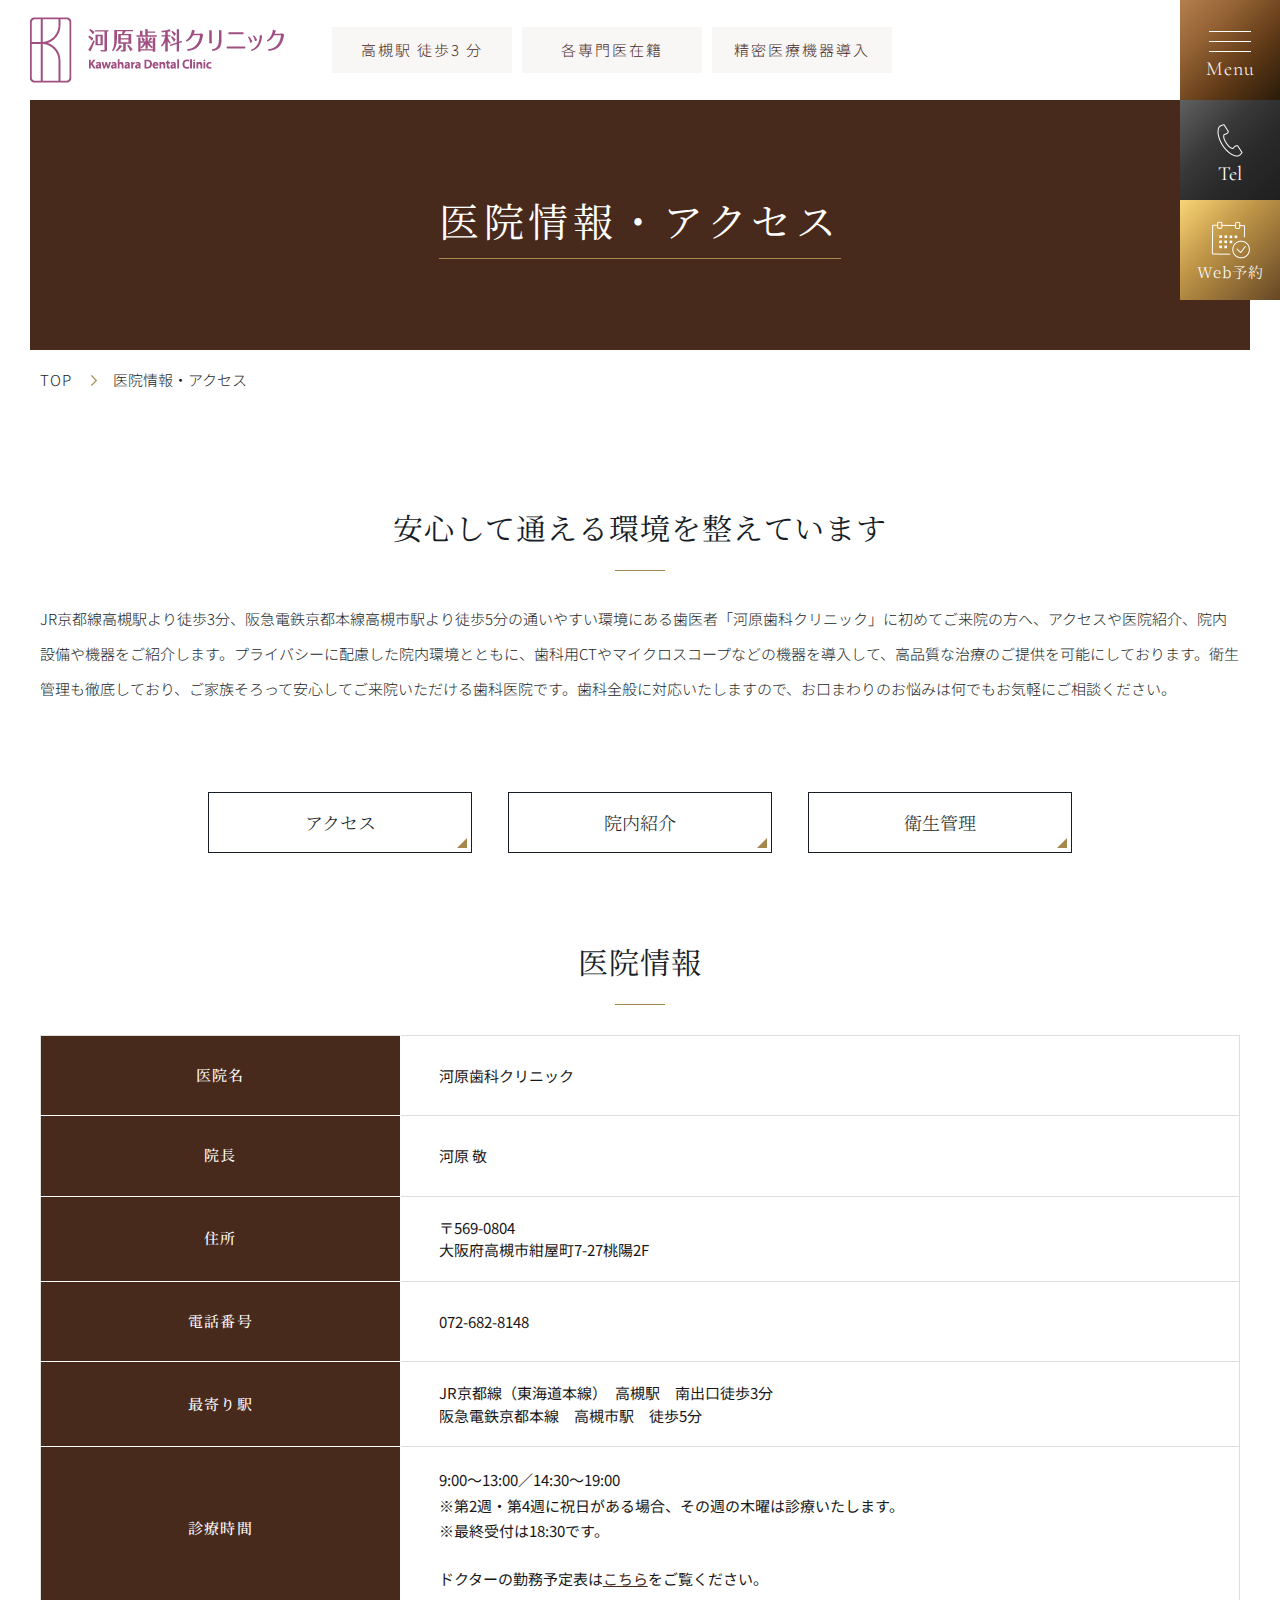
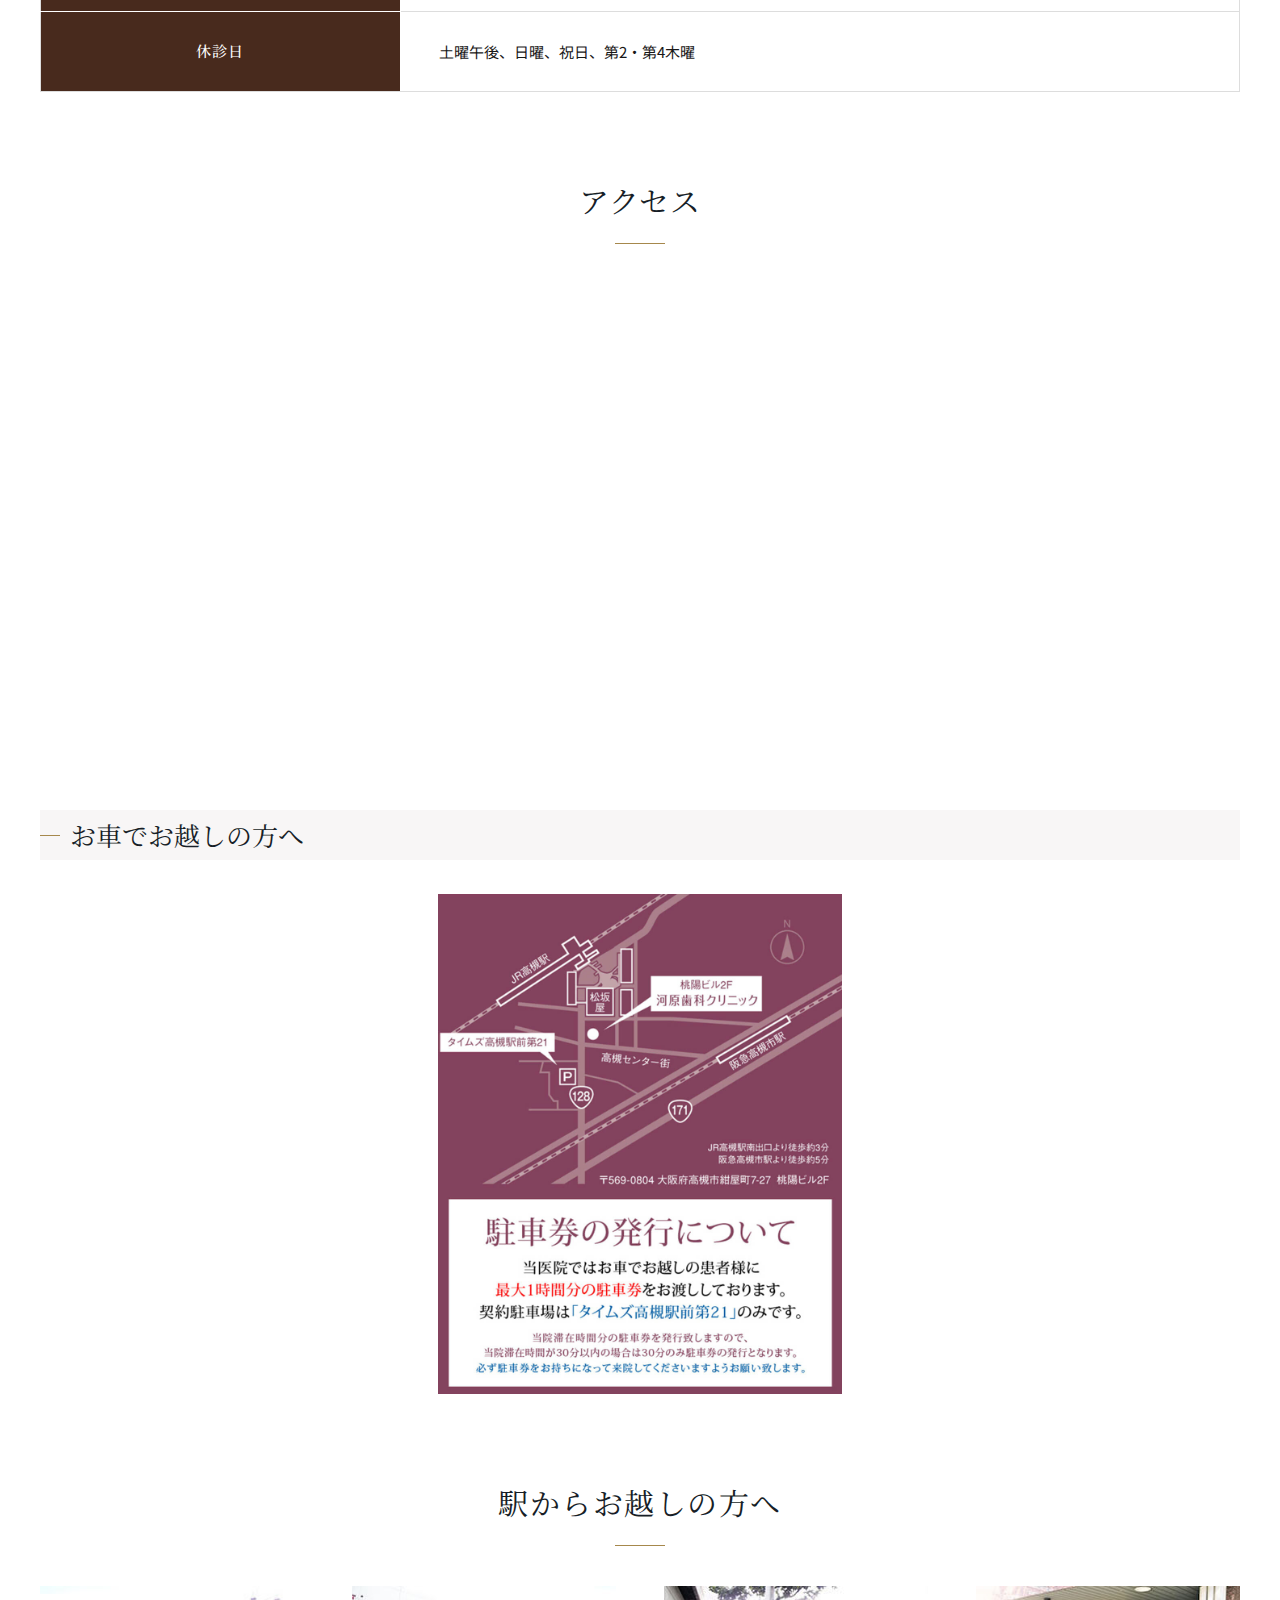
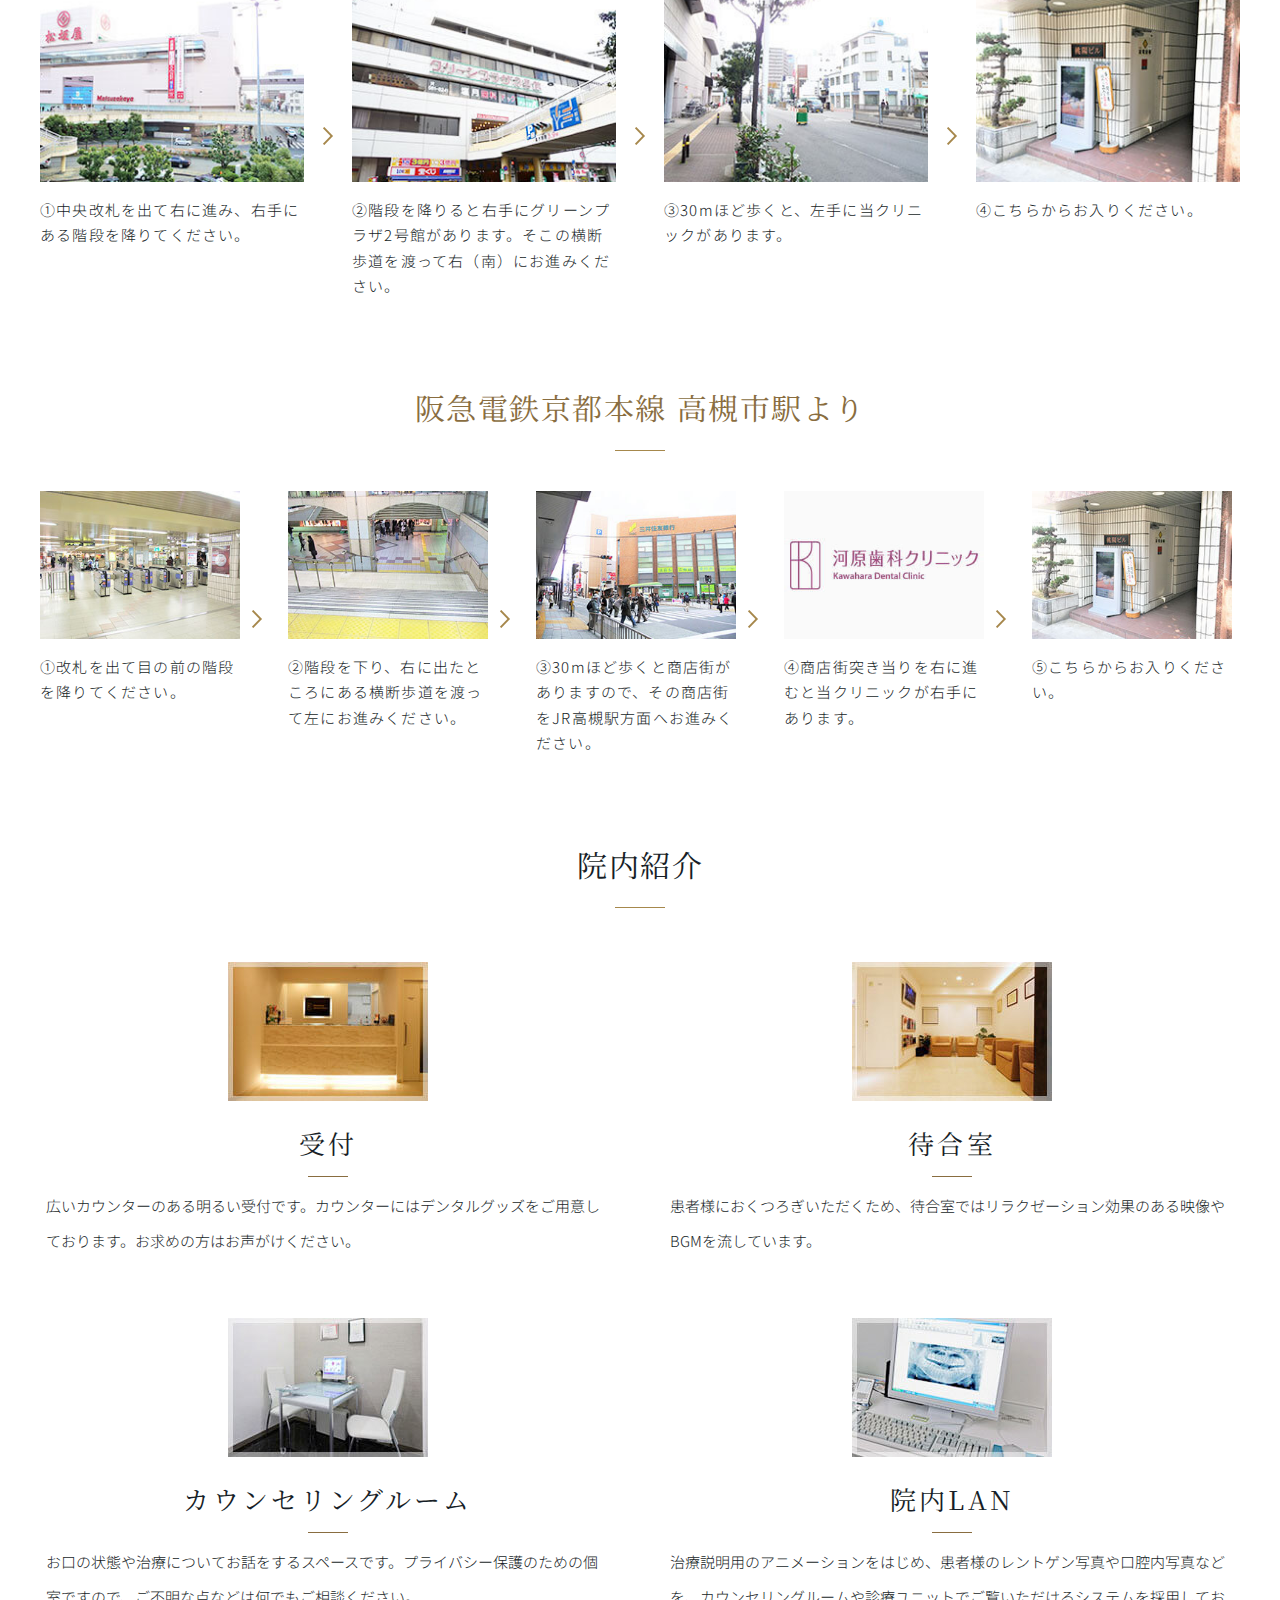
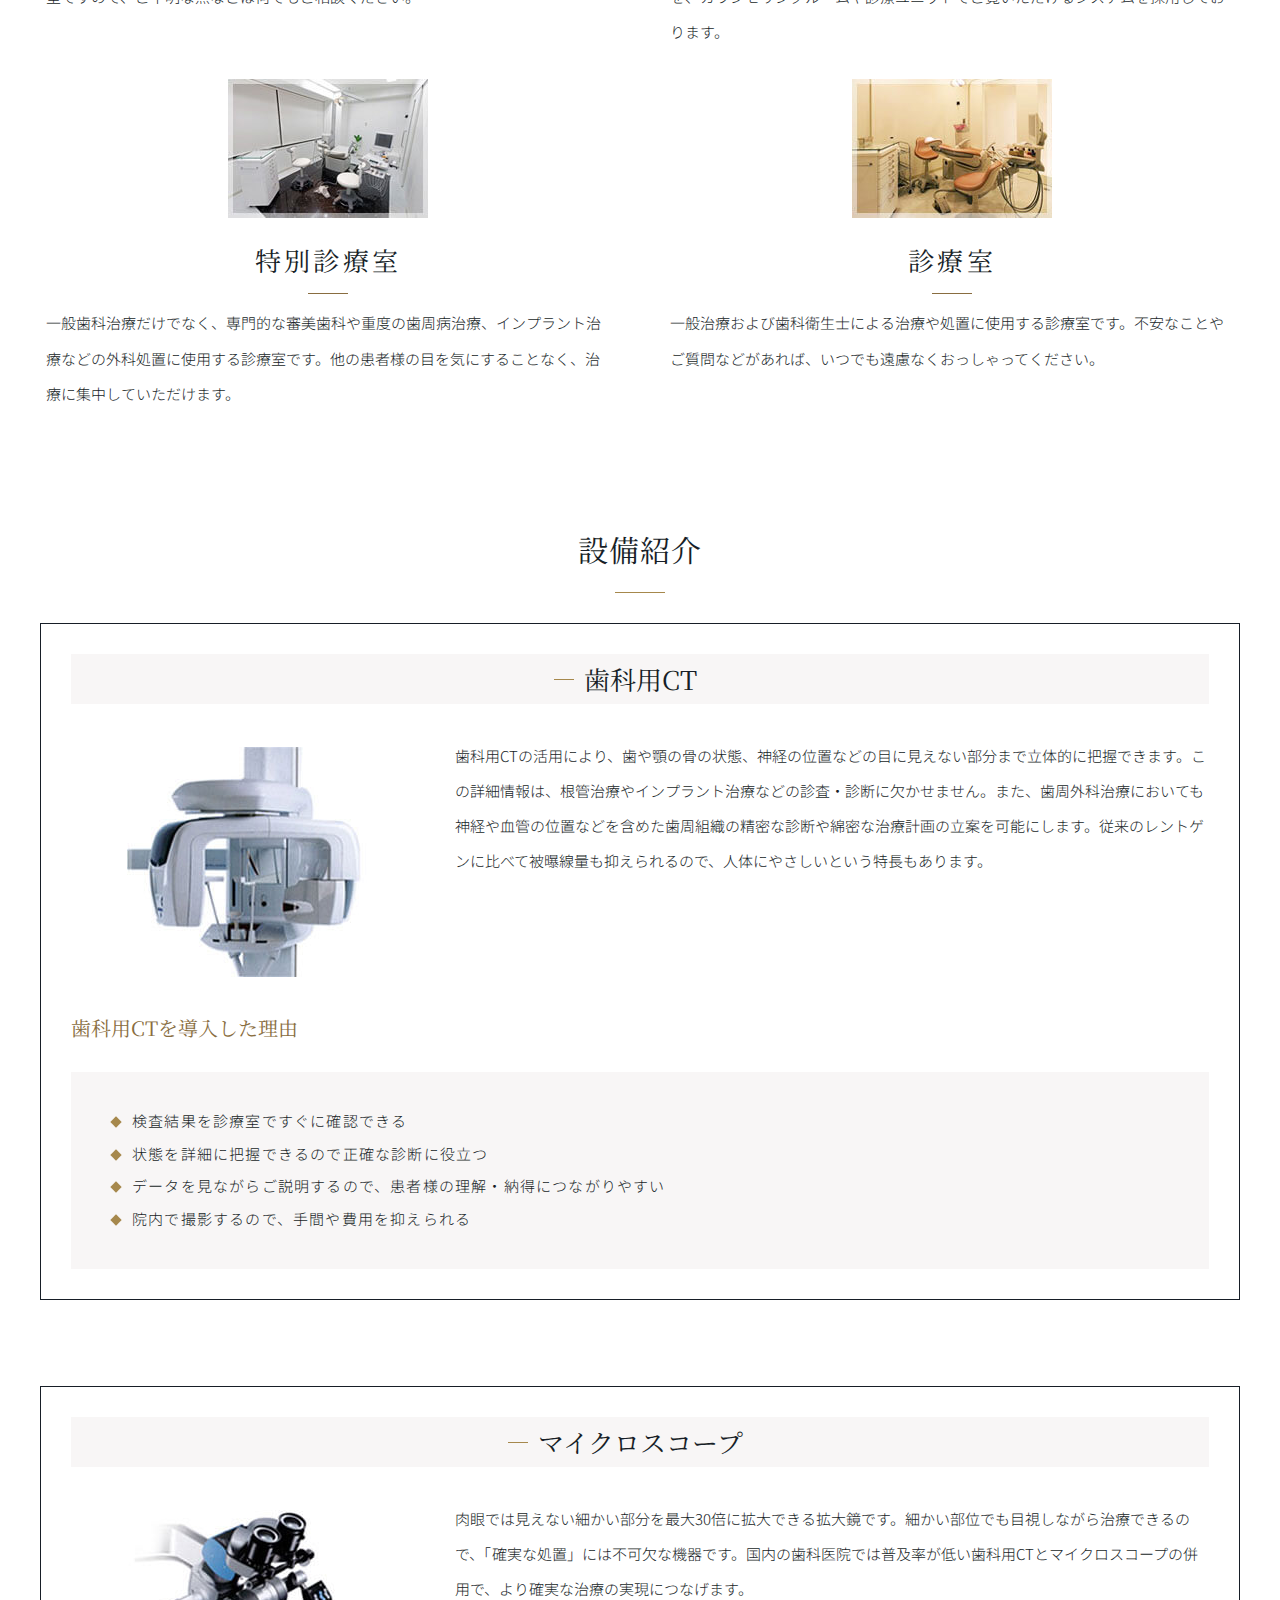
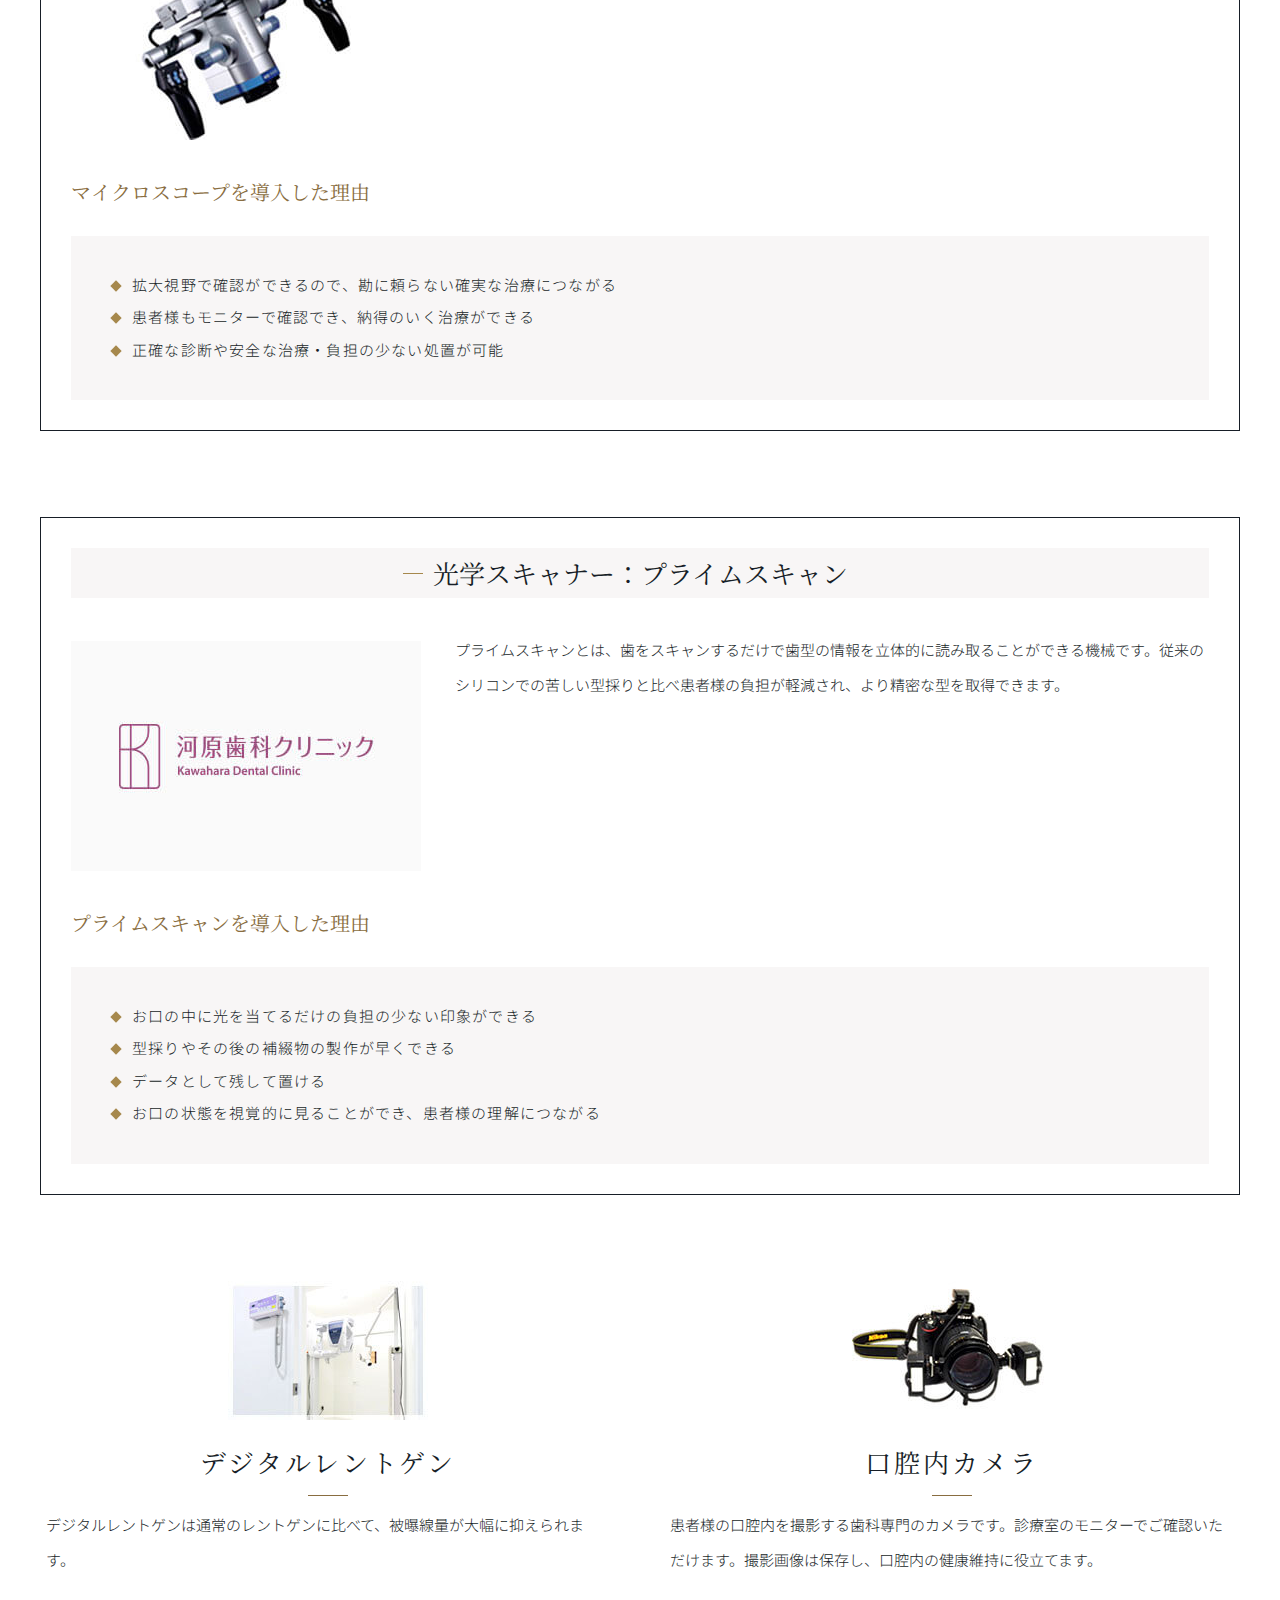
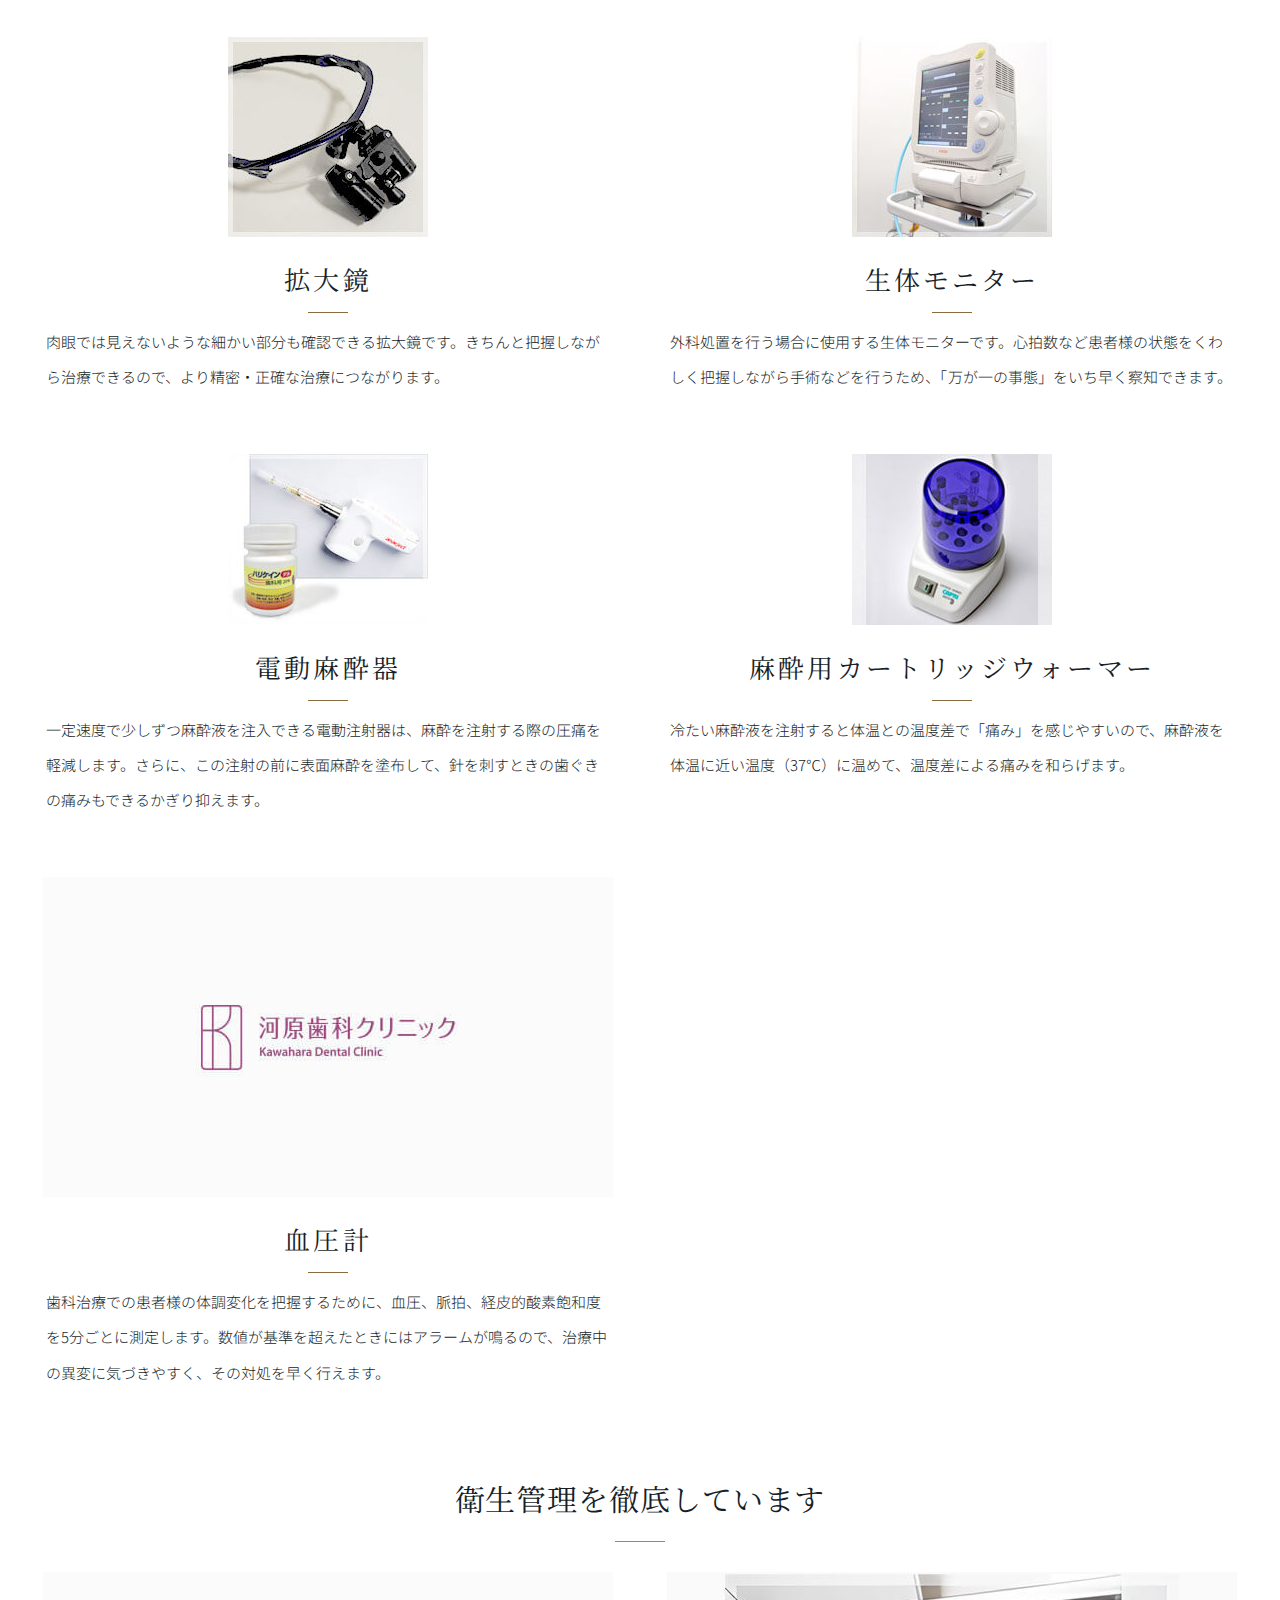
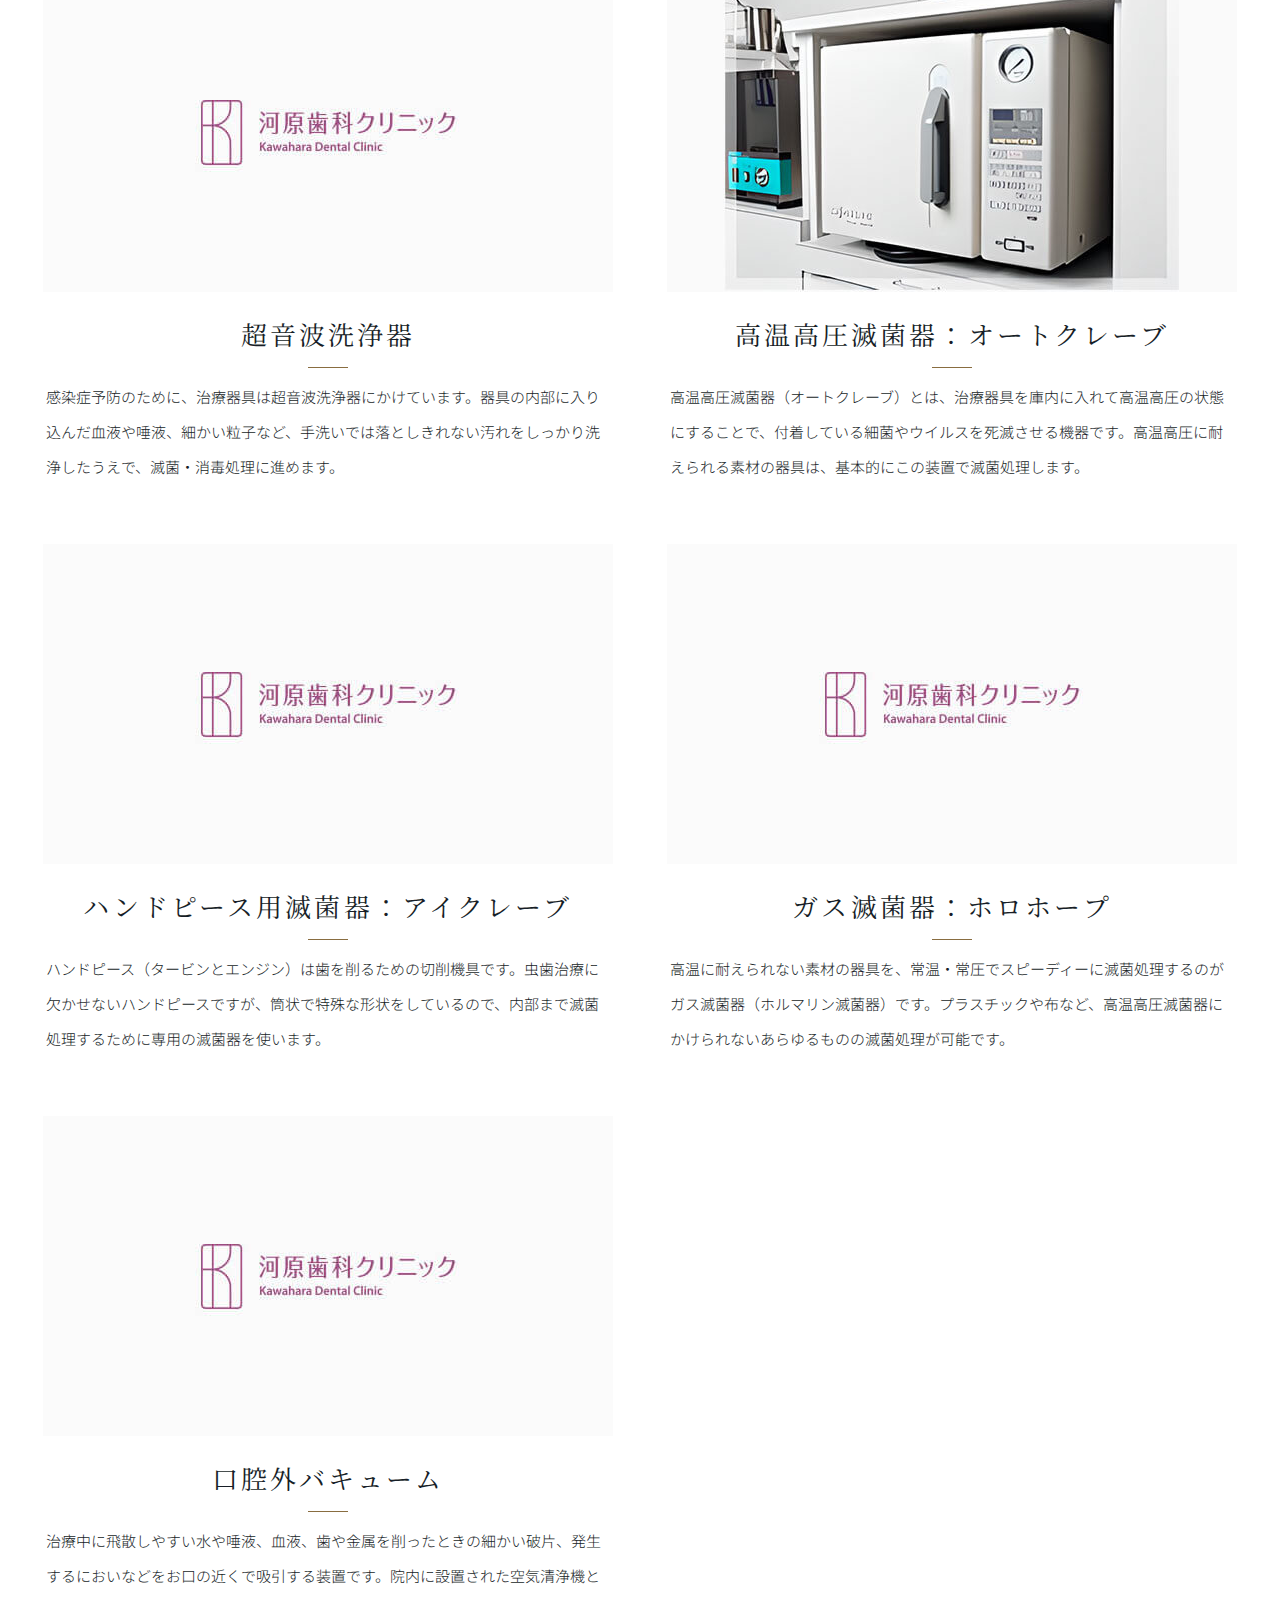
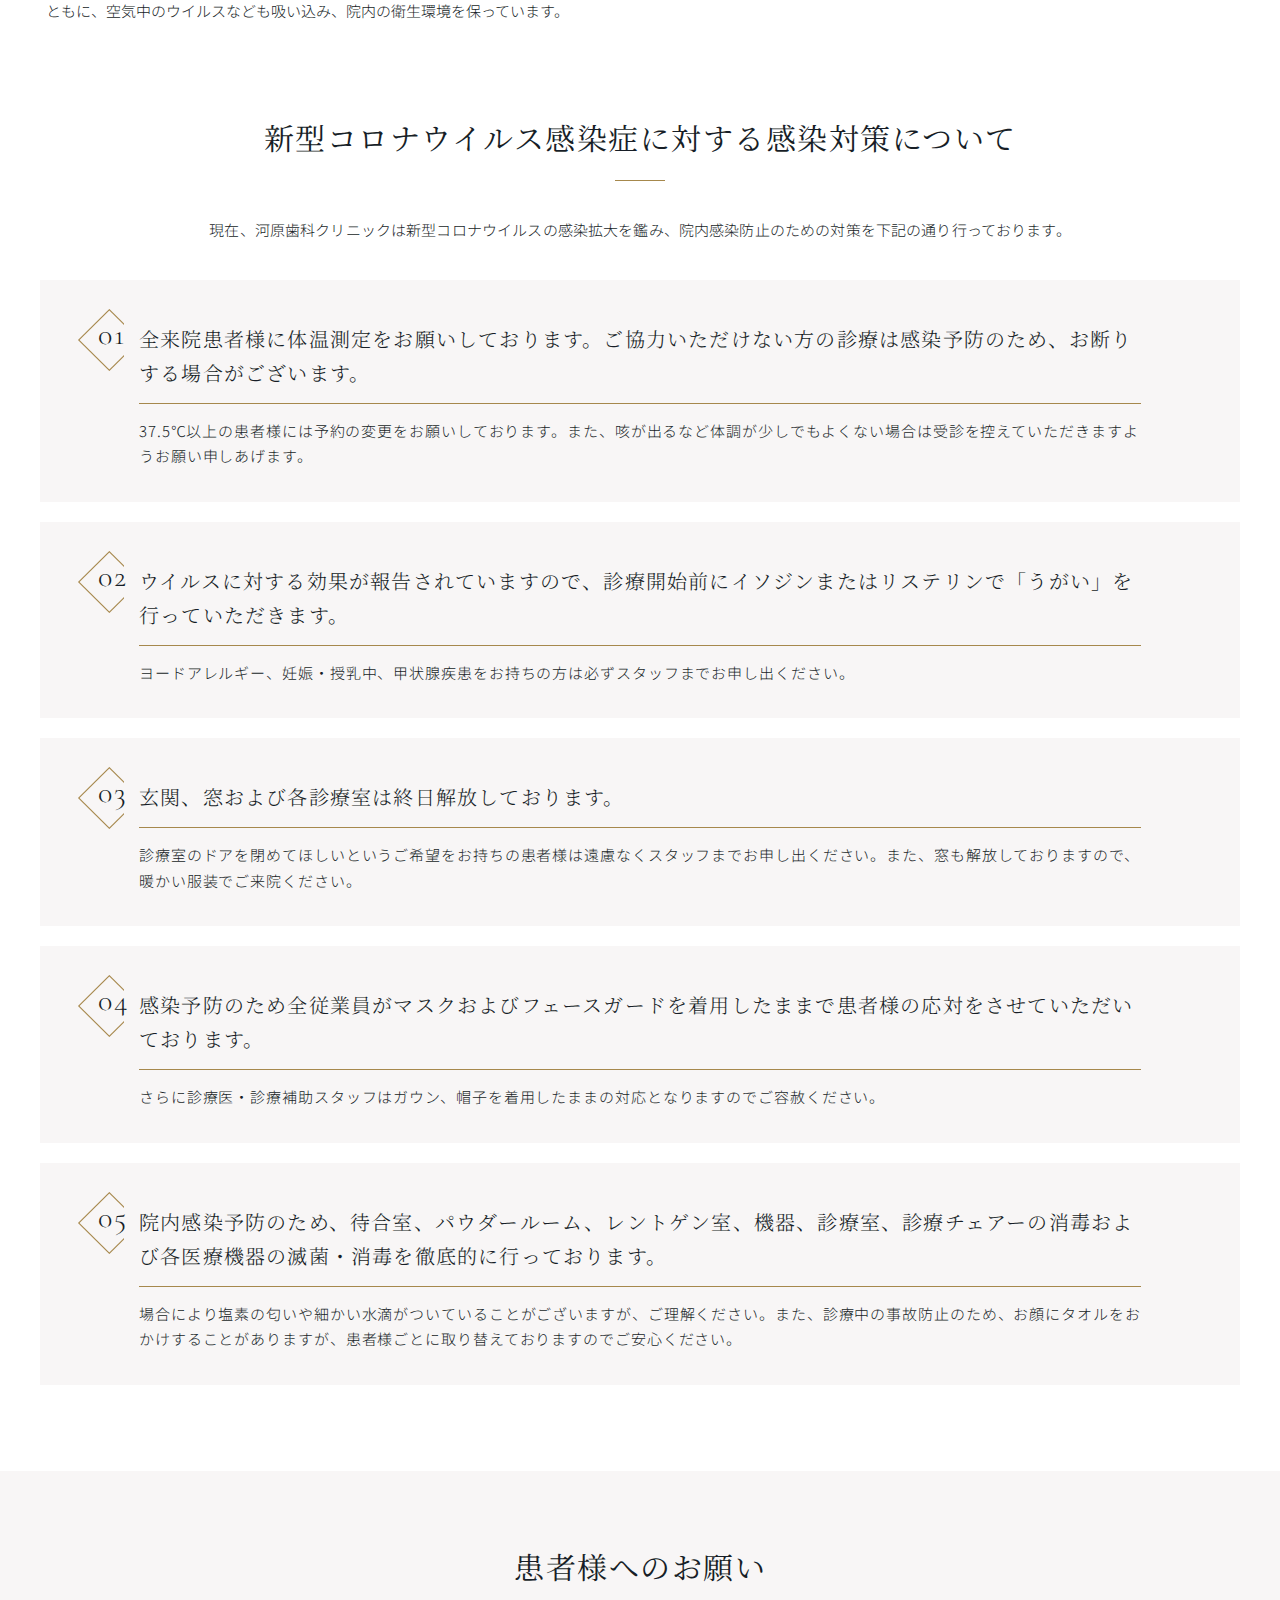
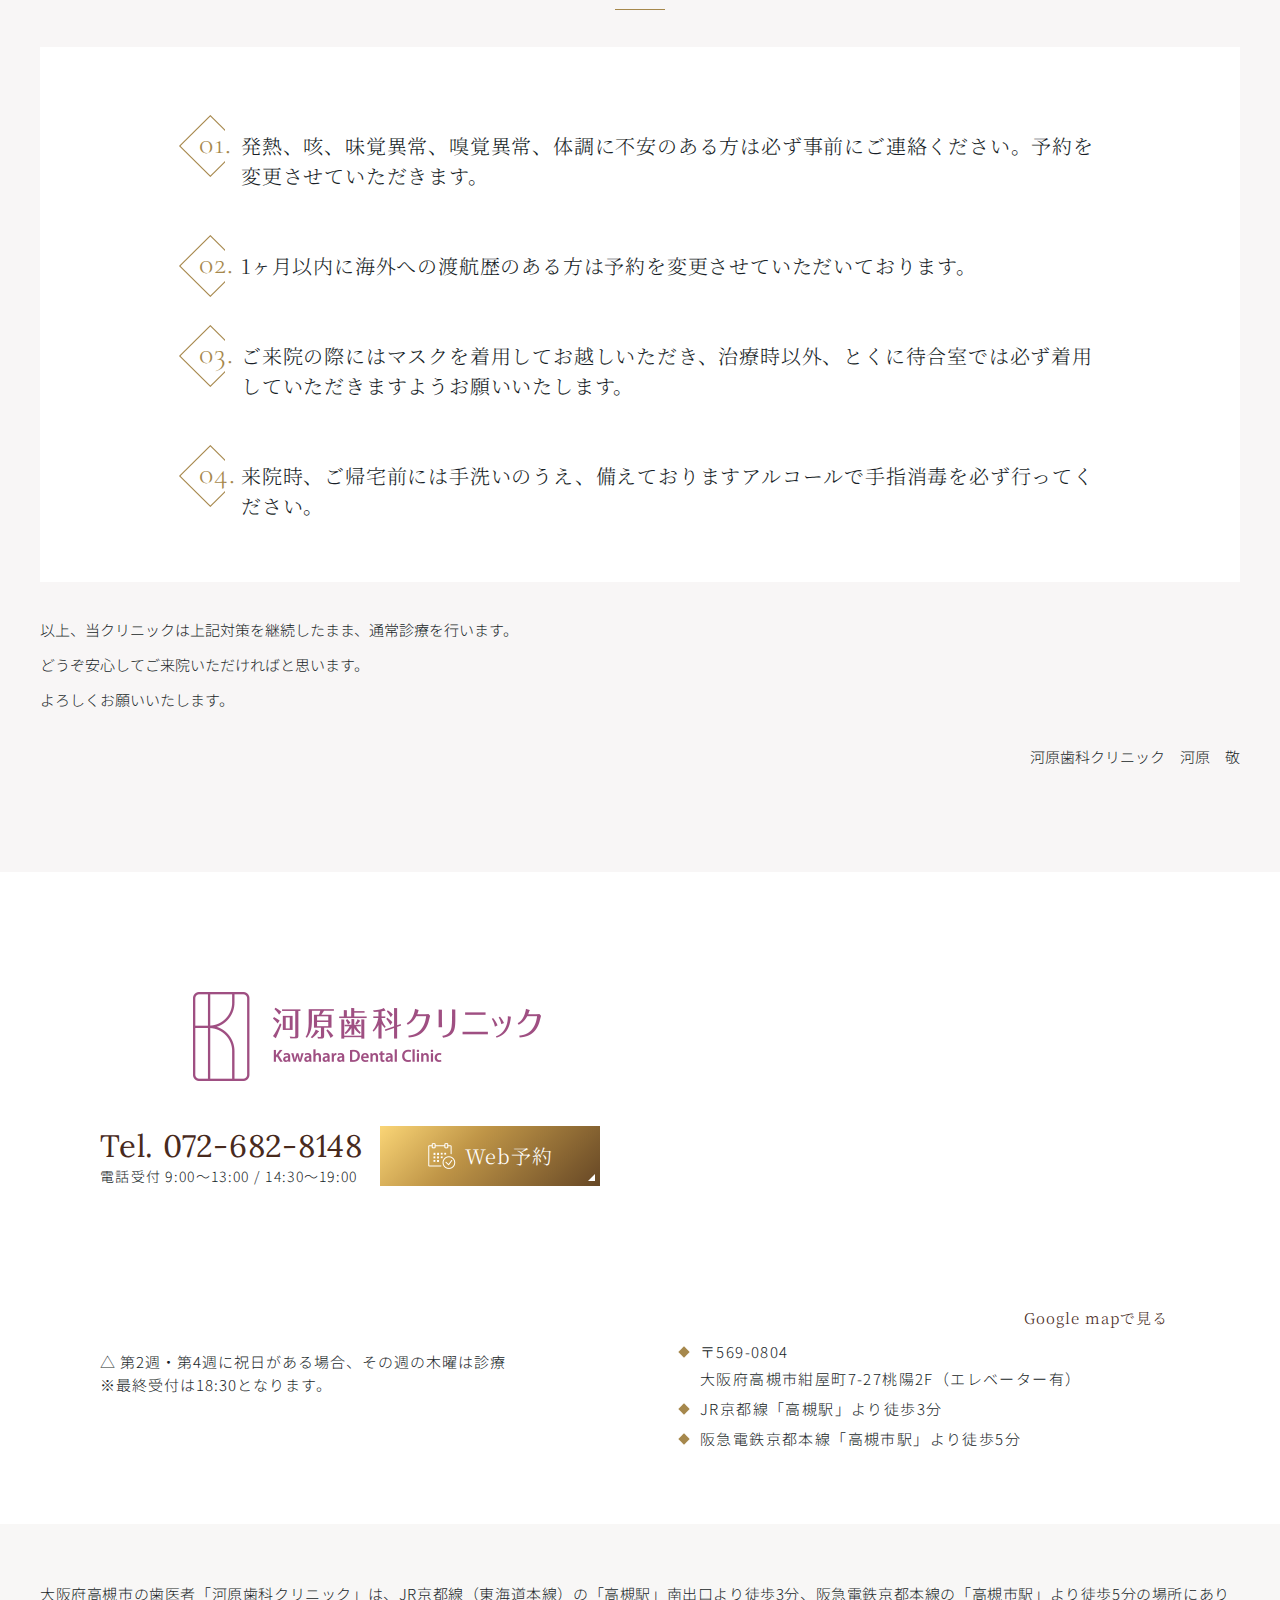
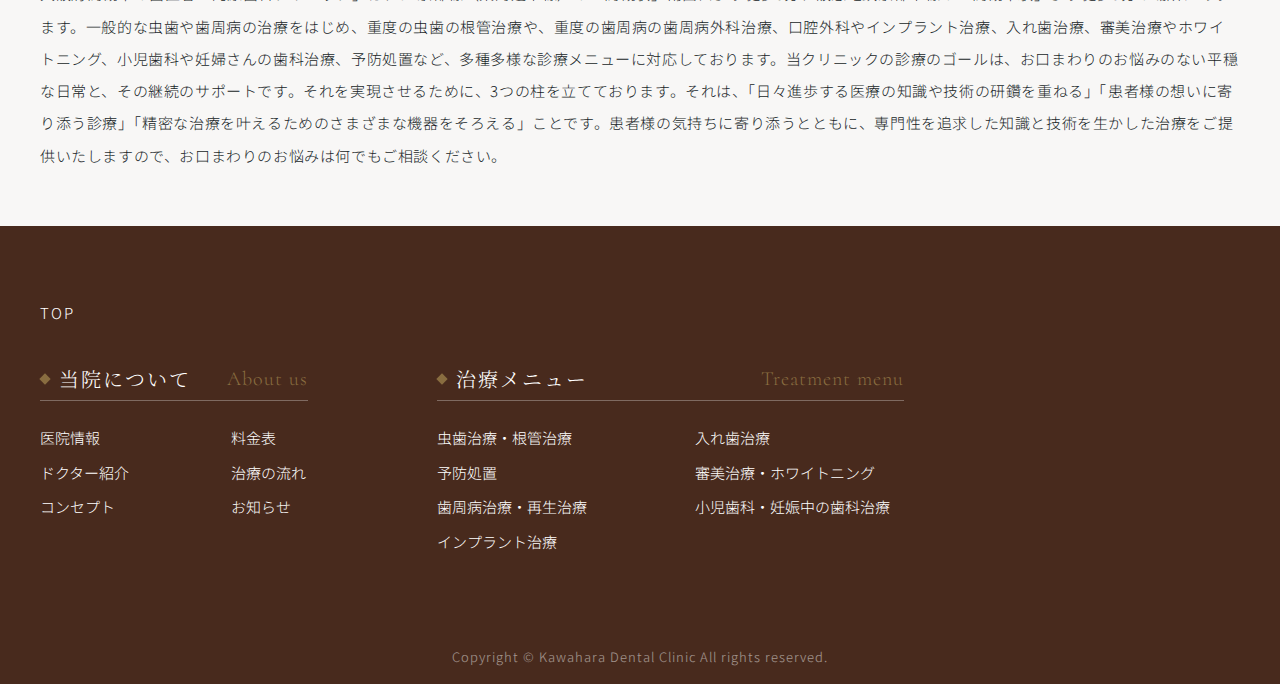
<file: clinic.html>
<!doctype html>
<html lang="ja">

<head>
    <meta charset="utf-8">
    <meta name="viewport" content="width=device-width, initial-scale=-100%, user-scalable=yes" />
    <meta name="format-detection" content="telephone=no">
    <title>医院情報・アクセス｜高槻駅徒歩3分の歯医者｜河原歯科クリニック</title>
    <meta name="keywords" content="医院情報,アクセス,設備,衛生管理,感染対策">
    <meta name="description" content="高槻市の歯医者「河原歯科クリニック」の医院情報と設備のページです。JR京都線高槻駅より徒歩3分、阪急電鉄京都本線高槻市駅より徒歩5分の場所にある、通いやすい歯科医院です。衛生管理を徹底し、感染症対策も講じています。各分野の専門医も在籍しています。">
    <link rel="shortcut icon"  href="images/favicon.ico"/>
    <link rel="stylesheet" href="css/under.css">
    <link rel="stylesheet" href="css/under_responsive.css">
    <link rel="stylesheet" href="css/styles.css">
    <link rel="stylesheet" href="css/responsive.css">
    <!-- Global site tag (gtag.js) - Google Analytics -->
    <script async src="https://www.googletagmanager.com/gtag/js?id=UA-136025975-55"></script>
    <script>
    window.dataLayer = window.dataLayer || [];
    function gtag(){dataLayer.push(arguments);}
    gtag('js', new Date());

    gtag('config', 'UA-00000000-00');
    </script>
    <script type="application/ld+json">
        {
          "@context" : "https://schema.org/",
          "@type" : "LocalBusiness",
          "name" : "河原歯科クリニック",
          "image" : "https://www.kawahara-dc.net/images/logo.png",
          "telephone" : "072-682-8148",
          "address" : {
            "@type" : "PostalAddress",
            "streetAddress" : "紺屋町7-27桃陽2F",
            "addressLocality" : "高槻市",
            "addressRegion" : "大阪府",
            "postalCode" : "569-0804"
          },
            "openingHoursSpecification": [
                {
                    "@type": "OpeningHoursSpecification",
                    "dayOfWeek": ["Monday","Tuesday","Wednesday","Thursday","Friday","Saturday"],
                    "opens": "9:00",
                    "closes": "19:00"
                }
            ]
    
        }
    </script>
    <script type="application/ld+json">
        {
            "@context": "http://schema.org",
            "@type": "BreadcrumbList",
            "itemListElement": [
                {
                    "@type": "ListItem",
                    "position": 1,
                    "item": {
                        "@id": "https://www.kawahara-dc.net/",
                        "name": "高槻駅徒歩3分の歯医者｜河原歯科クリニック｜各種専門医在籍・精密医療機器導入"
                    }
                },
                {
                    "@type": "ListItem",
                    "position": 2,
                    "item": {
                        "@id": "https://www.kawahara-dc.net/clinic.html",
                        "name": "医院情報・アクセス｜高槻駅徒歩3分の歯医者｜河原歯科クリニック"
                    }
                }
            ]
        }
    </script>
</head>

<body class="under">
    <div id="wrapper">
        <header id="header">
			<div class="container-full">
				<div class="header-wrap">
					<h1 class="logo">
						<a href="https://www.kawahara-dc.net/">
                            <img src="./images/logo.png" class="lo-pc" alt="高槻市の歯医者「河原歯科クリニック」のアクセスと設備、医院情報のページです。">
							<img src="./images/logo-sp.png" class="lo-sp" alt="高槻市の歯医者「河原歯科クリニック」のアクセスと設備、医院情報のページです。">
						</a>
					</h1>
					<ul class="header-btn">
						<li>
							高槻駅 徒歩3 分
						</li>
						<li>
							各専門医在籍
						</li>
						<li>
							精密医療機器導入
						</li>
					</ul>
					<p class="menu_icon">
						<span class="mline"></span>
						<span class="mtext">
							Menu
						</span>
					</p>
				</div>
			</div>
		</header>
        <div class="btn-fix">
			<ul class="bf-list">
				<li>
					<p class="bf-ic">
						<img src="./images/ic-tell.png" width="26" height="33" alt="tell">
					</p>
					<p class="bf-tt pc f-cor">Tel</p>
					<p class="bf-tt2 sp f-lora">072-682-8148</p>
					<a href="tel:0726828148" onclick="gtag('event', 'tel', {'event_category': 'sp'});"
						class="bf-lk"></a>
				</li>
				<li>
					<p class="bf-ic">
						<img src="./images/ic-lich.png" width="39" height="38" alt="Web予約">
					</p>
					<p class="bf-tt f-serif">Web予約</p>
					<a href="https://ssl.haisha-yoyaku.jp/m5593528/login/serviceAppoint/index?SITE_CODE=hp"
						target="_blank" rel="noopener" class="bf-lk"></a>
				</li>
			</ul>
		</div>
		<div id="gnavi">
			<div class="gnavi-wrapper">
				<a class="gnavi-top" rel="noopener" href="https://www.kawahara-dc.net/" target="_blank">
					Top
				</a>
				<div class="gnavi-menu">
					<div class="gnavi-item">
						<p class="gnavi-head">
							<span class="f-serif">
								当院について
							</span>
							<span class="f-cor">
								About us
							</span>
						</p>
						<ul class="gnavi-list">
							<li><a href="clinic.html">医院情報</a></li>
							<li><a href="staff.html">ドクター紹介</a></li>
							<li><a href="relief.html">コンセプト</a></li>
							<li><a href="price.html">料金表</a></li>
							<li><a href="flow.html">治療の流れ</a></li>
							<li><a href="blog/">お知らせ</a></li>
						</ul>
					</div>
					<div class="gnavi-item">
						<p class="gnavi-head">
							<span class="f-serif">
								治療メニュー
							</span>
							<span class="f-cor">
								Treatment menu
							</span>
						</p>
						<ul class="gnavi-list">
							<li><a href="general.html">虫歯治療・根管治療</a></li>
							<li><a href="prev.html">予防処置</a></li>
							<li><a href="perio.html">歯周病治療・再生治療</a></li>
							<li><a href="implant.html">インプラント治療</a></li>
							<li><a href="false.html">入れ歯治療</a></li>
							<li><a href="esthe.html">審美治療・ホワイトニング</a></li>
							<li><a href="child.html">小児歯科・妊娠中の歯科治療</a></li>
						</ul>
					</div>
				</div>

				<div class="gnavi-info">
					<div class="gnavi-tkb">
						<p class="tkb-ig">
							<img src="./images/tkb-menu.jpg" width="500" height="130" alt="診療時間">
						</p>
						<p class="tkb-nte">
							<span>△ 第2週・第4週に祝日がある場合､その週の木曜は診療</span>
							<span>※最終受付は18:30となります。</span>
						</p>
					</div>

					<div class="gnavi-itm">
						<div class="gnavi-call">
							<a href="tel:0726828148" class="call-g f-lora">
								Tel. 072-682-8148
							</a>
							<span class="gnavi-time">
								電話受付 9:00～13:00 / 14:30～19:00
							</span>
						</div>

						<a href="https://ssl.haisha-yoyaku.jp/m5593528/login/serviceAppoint/index?SITE_CODE=hp"
							rel="noopener" class="gnavi-web f-serif" target="_blank">
							<img src="./images/ic-time.png" width="28" alt="Web予約">
							Web予約
						</a>
					</div>
				</div>
			</div>
		</div>
        <main id="main">
            <div id="mainvisual">
                <div class="container">
                    <h2 class="under_mv_ttl"><span class="wrap">医院情報・アクセス</span></h2>
                </div>
            </div>
            <div id="content">
                <ul class="topic_path">
                    <li><a href="https://www.kawahara-dc.net/">TOP</a></li>
                    <li>医院情報・アクセス</li>
                </ul>
                <section>
                    <h3>安心して通える環境を整えています</h3>
                    <p>JR京都線高槻駅より徒歩3分、阪急電鉄京都本線高槻市駅より徒歩5分の通いやすい環境にある歯医者「河原歯科クリニック」に初めてご来院の方へ、アクセスや医院紹介、院内設備や機器をご紹介します。プライバシーに配慮した院内環境とともに、歯科用CTやマイクロスコープなどの機器を導入して、高品質な治療のご提供を可能にしております。衛生管理も徹底しており、ご家族そろって安心してご来院いただける歯科医院です。歯科全般に対応いたしますので、お口まわりのお悩みは何でもお気軽にご相談ください。</p>
                </section>
                <div class="section">
                    <ul class="anchor_list col03">
                        <li><a href="#txt02">アクセス</a></li>
                        <li><a href="#txt03">院内紹介</a></li>
                        <li><a href="#txt04">衛生管理</a></li>
                    </ul>
                </div>
                <section>
                    <h3>医院情報</h3>
                    <table class="under_tbl tbl_block mb30">
                        <tr>
                            <th class="w30">医院名</th>
                            <td>河原歯科クリニック</td>
                        </tr>
                        <tr>
                            <th>院長</th>
                            <td>河原 敬</td>
                        </tr>
                        <tr>
                            <th>住所</th>
                            <td>〒569-0804<br>大阪府高槻市紺屋町7-27桃陽2F</td>
                        </tr>
                        <tr>
                            <th>電話番号</th>
                            <td>072-682-8148</td>
                        </tr>
                        <tr>
                            <th>最寄り駅</th>
                            <td>JR京都線（東海道本線）　高槻駅　南出口徒歩3分<br>阪急電鉄京都本線　高槻市駅　徒歩5分</td>
                        </tr>
                        <tr>
                            <th>診療時間</th>
                            <td>
                                <p>9:00～13:00／14:30～19:00<br>※第2週・第4週に祝日がある場合、その週の木曜は診療いたします。<br>※最終受付は18:30です。</p>
                                <p>ドクターの勤務予定表は<a href="staff.html">こちら</a>をご覧ください。</p>
                            </td>
                        </tr>
                        <tr>
                            <th>休診日</th>
                            <td>土曜午後、日曜、祝日、第2・第4木曜</td>
                        </tr>
                    </table>
                </section>
                <section>
                    <h3>アクセス</h3>
                    <p class="under_map">
                        <iframe src="https://www.google.com/maps/embed?pb=!1m14!1m8!1m3!1d1637.1279467674424!2d135.618174!3d34.849797!3m2!1i1024!2i768!4f13.1!3m3!1m2!1s0x0%3A0xd291f890f3e6bab!2z5rKz5Y6f5q2v56eR44Kv44Oq44OL44OD44Kv!5e0!3m2!1sja!2sjp!4v1650951170935!5m2!1sja!2sjp"  allowfullscreen="" loading="lazy" referrerpolicy="no-referrer-when-downgrade"></iframe>
                    </p>
                </section>
                <section>
                    <h4 id="txt01"><span class="wrap">お車でお越しの方へ</span></h4>
                    <p class="image_c under_img_c"><img src="images/clinic_img01.jpg" alt="お車でお越しの方へ"></p>
                </section>
                <div class="section">
                    <div class="under_box_step02">
                     <h4 class="under_h3_style01">駅からお越しの方へ</h4>
                     <ul class="under_step02">
                         <li class="under_step02_item"> 
                             <p class="img"><img src="images/clinic_img02.jpg" alt="&#9313;階段を降りると右手にグリーンプラザ2号館があります。そこの横断歩道を渡って右（南）にお進みください。"></p>
                             <p class="des">&#9312;中央改札を出て右に進み、右手にある階段を降りてください。</p>
                         </li>
                         <li class="under_step02_item"> 
                             <p class="img"><img src="images/clinic_img03.jpg" alt="&#9313;階段を降りると右手にグリーンプラザ2号館があります。そこの横断歩道を渡って右（南）にお進みください。"></p>
                             <p class="des">&#9313;階段を降りると右手にグリーンプラザ2号館があります。そこの横断歩道を渡って右（南）にお進みください。</p>
                         </li>
                         <li class="under_step02_item"> 
                             <p class="img"><img src="images/clinic_img04.jpg" alt="&#9314;30mほど歩くと、左手に当クリニックがあります。"></p>
                             <p class="des">&#9314;30mほど歩くと、左手に当クリニックがあります。</p>
                         </li>
                         <li class="under_step02_item"> 
                             <p class="img"><img src="images/clinic_img05.jpg" alt="&#9315;こちらからお入りください。"></p>
                             <p class="des">&#9315;こちらからお入りください。</p>
                         </li>
                     </ul>
                    </div>
                 </div>
                 <div class="section">
                    <div class="under_box_step02">
                     <h5 class="under_h3_style01"><span class="mr10">阪急電鉄京都本線</span><br class="sp425">高槻市駅より</h5>
                     <ul class="under_step02 has_5item">
                         <li class="under_step02_item"> 
                             <p class="img"><img src="images/clinic_img06.jpg" alt="&#9312;改札を出て目の前の階段を降りてください。"></p>
                             <p class="des">&#9312;改札を出て目の前の階段を降りてください。</p>
                         </li>
                         <li class="under_step02_item"> 
                             <p class="img"><img src="images/clinic_img07.jpg" alt=">&#9313;階段を下り、右に出たところにある横断歩道を渡って左にお進みください。"></p>
                             <p class="des">&#9313;階段を下り、右に出たところにある横断歩道を渡って左にお進みください。</p>
                         </li>
                         <li class="under_step02_item"> 
                             <p class="img"><img src="images/clinic_img08.jpg" alt="&#9314;30mほど歩くと商店街がありますので、その商店街をJR高槻駅方面へお進みください。"></p>
                             <p class="des">&#9314;30mほど歩くと商店街がありますので、その商店街をJR高槻駅方面へお進みください。</p>
                         </li>
                         <li class="under_step02_item"> 
                             <p class="img"><img src="images/clinic_img09.jpg" alt="&#9315;商店街突き当りを右に進むと当クリニックが右手にあります。"></p>
                             <p class="des">&#9315;商店街突き当りを右に進むと当クリニックが右手にあります。</p>
                         </li>
                         <li class="under_step02_item"> 
                            <p class="img"><img src="images/clinic_img10.jpg" alt="&#9316;こちらからお入りください。"></p>
                            <p class="des">&#9316;こちらからお入りください。</p>
                        </li>
                     </ul>
                    </div>
                 </div>
                 <div class="section">
                    <h3 class="under_h3_style01">院内紹介</h3>
                    <ul class="under_list_txt mb30">
                        <li>
                            <p class="img"><img src="images/clinic_img11.jpg" alt="受付"></p>
                            <h4 class="ttl"><span class="wrap">受付</span></h4>
                            <p class="des">広いカウンターのある明るい受付です。カウンターにはデンタルグッズをご用意しております。お求めの方はお声がけください。</p>
                        </li>
                        <li>
                            <p class="img"><img src="images/clinic_img12.jpg" alt="待合室"></p>
                            <h4 class="ttl"><span class="wrap">待合室</span></h4>
                            <p class="des">患者様におくつろぎいただくため、待合室ではリラクゼーション効果のある映像やBGMを流しています。</p>
                        </li>
                    </ul>
                    <ul class="under_list_txt mb30">
                        <li>
                            <p class="img"><img src="images/clinic_img13.jpg" alt="カウンセリングルーム"></p>
                            <h4 class="ttl"><span class="wrap">カウンセリングルーム</span></h4>
                            <p class="des">お口の状態や治療についてお話をするスペースです。プライバシー保護のための個室ですので、ご不明な点などは何でもご相談ください。</p>
                        </li>
                        <li>
                            <p class="img"><img src="images/clinic_img14.jpg" alt="院内LAN"></p>
                            <h4 class="ttl"><span class="wrap">院内LAN</span></h4>
                            <p class="des">治療説明用のアニメーションをはじめ、患者様のレントゲン写真や口腔内写真などを、カウンセリングルームや診療ユニットでご覧いただけるシステムを採用しております。</p>
                        </li>
                    </ul>
                    <ul class="under_list_txt">
                        <li>
                            <p class="img"><img src="images/clinic_img15.jpg" alt="特別診療室"></p>
                            <h4 class="ttl"><span class="wrap">特別診療室</span></h4>
                            <p class="des">一般歯科治療だけでなく、専門的な審美歯科や重度の歯周病治療、インプラント治療などの外科処置に使用する診療室です。他の患者様の目を気にすることなく、治療に集中していただけます。</p>
                        </li>
                        <li>
                            <p class="img"><img src="images/clinic_img16.jpg" alt="診療室"></p>
                            <h4 class="ttl"><span class="wrap">診療室</span></h4>
                            <p class="des">一般治療および歯科衛生士による治療や処置に使用する診療室です。不安なことやご質問などがあれば、いつでも遠慮なくおっしゃってください。</p>
                        </li>
                    </ul>
                </div>
                <section>
                    <h3 id="txt03">設備紹介</h3>
                    <div class="under_box_tbl">
                        <div class="under_box_tbl_ttl">
                            <h4><span class="wrap">歯科用CT</span></h4>
                        </div>
                        <div class="under_box_tbl_content">
                            <p class="image_l"><img src="images/clinic_img17.jpg" alt="歯科用CT"></p>
                            <p class="clearfix">歯科用CTの活用により、歯や顎の骨の状態、神経の位置などの目に見えない部分まで立体的に把握できます。この詳細情報は、根管治療やインプラント治療などの診査・診断に欠かせません。また、歯周外科治療においても神経や血管の位置などを含めた歯周組織の精密な診断や綿密な治療計画の立案を可能にします。従来のレントゲンに比べて被曝線量も抑えられるので、人体にやさしいという特長もあります。</p>
                            <h5>歯科用CTを導入した理由</h5>
                            <div class="under_frame">
                                <ul class="under_list">
                                    <li>検査結果を診療室ですぐに確認できる</li>
                                    <li>状態を詳細に把握できるので正確な診断に役立つ</li>
                                    <li>データを見ながらご説明するので、患者様の理解・納得につながりやすい</li>
                                    <li>院内で撮影するので、手間や費用を抑えられる</li>
                                </ul>
                            </div>
                        </div>
                    </div>
                </section>
                <section>
                    <div class="under_box_tbl">
                        <div class="under_box_tbl_ttl">
                            <h4><span class="wrap">マイクロスコープ</span></h4>
                        </div>
                        <div class="under_box_tbl_content">
                            <p class="image_l"><img src="images/clinic_img18.jpg" alt="マイクロスコープ"></p>
                            <p class="clearfix">肉眼では見えない細かい部分を最大30倍に拡大できる拡大鏡です。細かい部位でも目視しながら治療できるので、「確実な処置」には不可欠な機器です。国内の歯科医院では普及率が低い歯科用CTとマイクロスコープの併用で、より確実な治療の実現につなげます。</p>
                            <h5>マイクロスコープを導入した理由</h5>
                            <div class="under_frame">
                                <ul class="under_list">
                                    <li>拡大視野で確認ができるので、勘に頼らない確実な治療につながる</li>
                                    <li>患者様もモニターで確認でき、納得のいく治療ができる</li>
                                    <li>正確な診断や安全な治療・負担の少ない処置が可能</li>
                                </ul>
                            </div>
                        </div>
                    </div>
                </section>
                <section>
                    <div class="under_box_tbl">
                        <div class="under_box_tbl_ttl">
                            <h4><span class="wrap">光学スキャナー：プライムスキャン</span></h4>
                        </div>
                        <div class="under_box_tbl_content">
                            <p class="image_l"><img src="images/clinic_img19.jpg" alt="光学スキャナー：プライムスキャン"></p>
                            <p class="clearfix">プライムスキャンとは、歯をスキャンするだけで歯型の情報を立体的に読み取ることができる機械です。従来のシリコンでの苦しい型採りと比べ患者様の負担が軽減され、より精密な型を取得できます。</p>
                            <h5>プライムスキャンを導入した理由</h5>
                            <div class="under_frame">
                                <ul class="under_list">
                                    <li>お口の中に光を当てるだけの負担の少ない印象ができる</li>
                                    <li>型採りやその後の補綴物の製作が早くできる</li>
                                    <li>データとして残して置ける</li>
                                    <li>お口の状態を視覚的に見ることができ、患者様の理解につながる</li>
                                </ul>
                            </div>
                        </div>
                    </div>
                </section>
                <div class="section">
                    <ul class="under_list_txt mb30">
                        <li>
                            <p class="img"><img src="images/clinic_img20.jpg" alt="デジタルレントゲン"></p>
                            <h4 class="ttl"><span class="wrap">デジタルレントゲン</span></h4>
                            <p class="des">デジタルレントゲンは通常のレントゲンに比べて、被曝線量が大幅に抑えられます。</p>
                        </li>
                        <li>
                            <p class="img"><img src="images/clinic_img21.jpg" alt="口腔内カメラ"></p>
                            <h4 class="ttl"><span class="wrap">口腔内カメラ</span></h4>
                            <p class="des">患者様の口腔内を撮影する歯科専門のカメラです。診療室のモニターでご確認いただけます。撮影画像は保存し、口腔内の健康維持に役立てます。</p>
                        </li>
                    </ul>
                    <ul class="under_list_txt mb30">
                        <li>
                            <p class="img"><img src="images/clinic_img22.jpg" alt="拡大鏡"></p>
                            <h4 class="ttl"><span class="wrap">拡大鏡</span></h4>
                            <p class="des">肉眼では見えないような細かい部分も確認できる拡大鏡です。きちんと把握しながら治療できるので、より精密・正確な治療につながります。</p>
                        </li>
                        <li>
                            <p class="img"><img src="images/clinic_img23.jpg" alt="生体モニター"></p>
                            <h4 class="ttl"><span class="wrap">生体モニター</span></h4>
                            <p class="des">外科処置を行う場合に使用する生体モニターです。心拍数など患者様の状態をくわしく把握しながら手術などを行うため、「万が一の事態」をいち早く察知できます。</p>
                        </li>
                    </ul>
                    <ul class="under_list_txt mb30">
                        <li>
                            <p class="img"><img src="images/clinic_img24.jpg" alt="電動麻酔器"></p>
                            <h4 class="ttl"><span class="wrap">電動麻酔器</span></h4>
                            <p class="des">一定速度で少しずつ麻酔液を注入できる電動注射器は、麻酔を注射する際の圧痛を軽減します。さらに、この注射の前に表面麻酔を塗布して、針を刺すときの歯ぐきの痛みもできるかぎり抑えます。</p>
                        </li>
                        <li>
                            <p class="img"><img src="images/clinic_img25.jpg" alt="麻酔用カートリッジウォーマー"></p>
                            <h4 class="ttl"><span class="wrap">麻酔用カートリッジウォーマー</span></h4>
                            <p class="des">冷たい麻酔液を注射すると体温との温度差で「痛み」を感じやすいので、麻酔液を体温に近い温度（37℃）に温めて、温度差による痛みを和らげます。</p>
                        </li>
                    </ul>
                    <ul class="under_list_txt">
                        <li>
                            <p class="img"><img src="images/clinic_img26.jpg" alt="血圧計"></p>
                            <h4 class="ttl"><span class="wrap">血圧計</span></h4>
                            <p class="des">歯科治療での患者様の体調変化を把握するために、血圧、脈拍、経皮的酸素飽和度を5分ごとに測定します。数値が基準を超えたときにはアラームが鳴るので、治療中の異変に気づきやすく、その対処を早く行えます。</p>
                        </li>
                    </ul>
                </div>
                <section>
                    <h3 id="txt04">衛生管理を徹底しています</h3>
                    <ul class="under_list_txt mb30">
                        <li>
                            <p class="img"><img src="images/clinic_img27.jpg" alt="超音波洗浄器"></p>
                            <h4 class="ttl"><span class="wrap">超音波洗浄器</span></h4>
                            <p class="des">感染症予防のために、治療器具は超音波洗浄器にかけています。器具の内部に入り込んだ血液や唾液、細かい粒子など、手洗いでは落としきれない汚れをしっかり洗浄したうえで、滅菌・消毒処理に進めます。</p>
                        </li>
                        <li>
                            <p class="img"><img src="images/clinic_img28.jpg" alt="高温高圧滅菌器：オートクレーブ"></p>
                            <h4 class="ttl"><span class="wrap">高温高圧滅菌器：オートクレーブ</span></h4>
                            <p class="des">高温高圧滅菌器（オートクレーブ）とは、治療器具を庫内に入れて高温高圧の状態にすることで、付着している細菌やウイルスを死滅させる機器です。高温高圧に耐えられる素材の器具は、基本的にこの装置で滅菌処理します。</p>
                        </li>
                    </ul>
                    <ul class="under_list_txt mb30">
                        <li>
                            <p class="img"><img src="images/clinic_img29.jpg" alt="ハンドピース用滅菌器：アイクレーブ"></p>
                            <h4 class="ttl"><span class="wrap">ハンドピース用滅菌器：アイクレーブ</span></h4>
                            <p class="des">ハンドピース（タービンとエンジン）は歯を削るための切削機具です。虫歯治療に欠かせないハンドピースですが、筒状で特殊な形状をしているので、内部まで滅菌処理するために専用の滅菌器を使います。</p>
                        </li>
                        <li>
                            <p class="img"><img src="images/clinic_img30.jpg" alt="ガス滅菌器：ホロホープ"></p>
                            <h4 class="ttl"><span class="wrap">ガス滅菌器：ホロホープ</span></h4>
                            <p class="des">高温に耐えられない素材の器具を、常温・常圧でスピーディーに滅菌処理するのがガス滅菌器（ホルマリン滅菌器）です。プラスチックや布など、高温高圧滅菌器にかけられないあらゆるものの滅菌処理が可能です。</p>
                        </li>
                    </ul>
                    <ul class="under_list_txt">
                        <li>
                            <p class="img"><img src="images/clinic_img31.jpg" alt="口腔外バキューム"></p>
                            <h4 class="ttl"><span class="wrap">口腔外バキューム</span></h4>
                            <p class="des">治療中に飛散しやすい水や唾液、血液、歯や金属を削ったときの細かい破片、発生するにおいなどをお口の近くで吸引する装置です。院内に設置された空気清浄機とともに、空気中のウイルスなども吸い込み、院内の衛生環境を保っています。</p>
                        </li>
                    </ul>
                </section>
                <div class="section">
                    <div class="under_box_step03">
                     <h3 id="txt02" class="under_h3_style01">新型コロナウイルス感染症に対する感染対策について</h3>
                     <p class="under_des">現在、河原歯科クリニックは新型コロナウイルスの感染拡大を鑑み、院内感染防止のための対策を下記の通り行っております。</p>
                     <div class="under_step03">
                         <dl class="under_step03_item">
                             <dt class="under_step03_ttl">
                                 <span class="num"><span>01</span></span>
                                 <p>全来院患者様に体温測定をお願いしております。ご協力いただけない方の診療は感染予防のため、お断りする場合がございます。</p>
                             </dt>
                             <dd class="under_step03_des">
                                <p>37.5&#8451;以上の患者様には予約の変更をお願いしております。また、咳が出るなど体調が少しでもよくない場合は受診を控えていただきますようお願い申しあげます。</p>
                            </dd>
                         </dl>
                         <dl class="under_step03_item">
                             <dt class="under_step03_ttl">
                                 <span class="num"><span>02</span></span>
                                 <p>ウイルスに対する効果が報告されていますので、診療開始前にイソジンまたはリステリンで「うがい」を行っていただきます。</p>
                             </dt>
                             <dd class="under_step03_des">
                                 <p>ヨードアレルギー、妊娠・授乳中、甲状腺疾患をお持ちの方は必ずスタッフまでお申し出ください。</p>
                             </dd>
                         </dl>
                         <dl class="under_step03_item">
                            <dt class="under_step03_ttl">
                                <span class="num"><span>03</span></span>
                                <p>玄関、窓および各診療室は終日解放しております。</p>
                            </dt>
                            <dd class="under_step03_des">
                                <p>診療室のドアを閉めてほしいというご希望をお持ちの患者様は遠慮なくスタッフまでお申し出ください。また、窓も解放しておりますので、暖かい服装でご来院ください。</p>
                            </dd>
                        </dl>
                        <dl class="under_step03_item">
                            <dt class="under_step03_ttl">
                                <span class="num"><span>04</span></span>
                                <p>感染予防のため全従業員がマスクおよびフェースガードを着用したままで患者様の応対をさせていただいております。</p>
                            </dt>
                            <dd class="under_step03_des">
                                <p>さらに診療医・診療補助スタッフはガウン、帽子を着用したままの対応となりますのでご容赦ください。</p>
                            </dd>
                        </dl>
                        <dl class="under_step03_item">
                            <dt class="under_step03_ttl">
                                <span class="num"><span>05</span></span>
                                <p>院内感染予防のため、待合室、パウダールーム、レントゲン室、機器、診療室、診療チェアーの消毒および各医療機器の滅菌・消毒を徹底的に行っております。</p>
                            </dt>
                            <dd class="under_step03_des">
                                <p>場合により塩素の匂いや細かい水滴がついていることがございますが、ご理解ください。また、診療中の事故防止のため、お顔にタオルをおかけすることがありますが、患者様ごとに取り替えておりますのでご安心ください。</p>
                            </dd>
                        </dl>
                     </div>
                    </div>
                 </div>
                 <div class="section">
                    <div class="under_list_box">
                        <div class="under_list_box_container">
                            <h4 class="under_h3_style01">患者様へのお願い</h4>
                            <div class="under_list_frame mb30">
                                <ul class="under_list_num">
                                    <li>発熱、咳、味覚異常、嗅覚異常、体調に不安のある方は必ず事前にご連絡ください。予約を変更させていただきます。</li>
                                    <li>1ヶ月以内に海外への渡航歴のある方は予約を変更させていただいております。</li>
                                    <li>ご来院の際にはマスクを着用してお越しいただき、治療時以外、とくに待合室では必ず着用していただきますようお願いいたします。</li>
                                    <li>来院時、ご帰宅前には手洗いのうえ、備えておりますアルコールで手指消毒を必ず行ってください。</li>
                                </ul>
                            </div>
                            <p>以上、当クリニックは上記対策を継続したまま、通常診療を行います。<br>どうぞ安心してご来院いただければと思います。<br>よろしくお願いいたします。</p>
                            <p class="right">河原歯科クリニック　河原　敬</p>
                        </div>
                    </div>
                </div>
            </div>
        </main>
        <footer id="footer">
			<div class="footer-top">
				<div class="container">
					<div class="ft-wrapper">
						<div class="ft-cols">
							<div class="ft-item">
								<a href="https://www.kawahara-dc.net/" class="ft-logo">
									<img src="./images/logo-ft.png" alt="河原歯科クリニック高槻市">
								</a>
								<div class="d-flex">
									<div class="ft-call">
										<a href="tel:0726828148"
											onclick="gtag('event', 'tel', {'event_category': 'sp'});"
											class="call-f f-lora">
											Tel. 072-682-8148
										</a>
										<span class="ft-time">
											電話受付 9:00～13:00 / 14:30～19:00
										</span>
									</div>

									<a href="https://ssl.haisha-yoyaku.jp/m5593528/login/serviceAppoint/index?SITE_CODE=hp"
										class="ft-web f-serif" rel="noopener" target="_blank">
										<img src="./images/ic-time.png" loading="lazy" width="28" height="26" alt="Web予約">
										Web予約
									</a>
								</div>

								<div class="ft-tkb">
									<p class="tkb-img">
										<img src="./images/tbl.jpg" loading="lazy" width="500" height="130" alt="診療時間">
									</p>
									<p class="tkb-note">
										<span>△ 第2週・第4週に祝日がある場合、その週の木曜は診療</span>
										<span>※最終受付は18:30となります。</span>
									</p>
								</div>
							</div>
							<div class="ft-item">
								<div class="ft-map">
									<iframe
										src="https://www.google.com/maps/embed?pb=!1m14!1m8!1m3!1d1637.1279467674424!2d135.618174!3d34.849797!3m2!1i1024!2i768!4f13.1!3m3!1m2!1s0x0%3A0xd291f890f3e6bab!2z5rKz5Y6f5q2v56eR44Kv44Oq44OL44OD44Kv!5e0!3m2!1sja!2sjp!4v1650951170935!5m2!1sja!2sjp"
										width="500" height="300" style="border:0;" allowfullscreen="" loading="lazy"
										referrerpolicy="no-referrer-when-downgrade"></iframe>
									<a href="https://goo.gl/maps/6Uq67QjsGnWV8rUMA" class="map-link f-serif"
										target="_blank" rel="noopener">
										Google mapで見る
										<img src="./images/ar-right.png" loading="lazy" width="6" height="11" alt="arrow right">
									</a>
								</div>

								<ul class="ft-list">
									<li>
										〒569-0804 <br>
										大阪府高槻市紺屋町7-27桃陽2F（エレベーター有）
									</li>
									<li>
										JR京都線「高槻駅」より徒歩3分
									</li>
									<li>
										阪急電鉄京都本線「高槻市駅」より徒歩5分
									</li>
								</ul>
							</div>
						</div>
					</div>
				</div>
			</div>
			<div class="footer-mid">
				<div class="container">
					<div class="fm-wrapper">
						<p class="fm-desc">
							大阪府高槻市の歯医者「河原歯科クリニック」は、JR京都線（東海道本線）の「高槻駅」南出口より徒歩3分、阪急電鉄京都本線の「高槻市駅」より徒歩5分の場所にあります。一般的な虫歯や歯周病の治療をはじめ、重度の虫歯の根管治療や、重度の歯周病の歯周病外科治療、口腔外科やインプラント治療、入れ歯治療、審美治療やホワイトニング、小児歯科や妊婦さんの歯科治療、予防処置など、多種多様な診療メニューに対応しております。当クリニックの診療のゴールは、お口まわりのお悩みのない平穏な日常と、その継続のサポートです。それを実現させるために、3つの柱を立てております。それは、「日々進歩する医療の知識や技術の研鑽を重ねる」「患者様の想いに寄り添う診療」「精密な治療を叶えるためのさまざまな機器をそろえる」ことです。患者様の気持ちに寄り添うとともに、専門性を追求した知識と技術を生かした治療をご提供いたしますので、お口まわりのお悩みは何でもご相談ください。
						</p>
					</div>
				</div>
			</div>

			<div class="footer-bottom">
				<div class="container">
					<div class="fb-wrapper">
						<a class="fb-top" loading="lazy" href="https://www.kawahara-dc.net/">
							top
						</a>
						<div class="d-flex">
							<div class="fb-item">
								<p class="fb-head">
									<span class="f-serif">
										当院について
									</span>
									<span class="f-cor">
										About us
									</span>
								</p>
								<ul class="fb-list">
									<li>
										<a href="clinic.html" class="fb-link">医院情報</a>
									</li>
									<li>
										<a href="staff.html" class="fb-link">ドクター紹介</a>
									</li>
									<li>
										<a href="relief.html" class="fb-link">コンセプト</a>
									</li>
									<li>
										<a href="price.html" class="fb-link">料金表</a>
									</li>
									<li>
										<a href="flow.html" class="fb-link">治療の流れ</a>
									</li>
									<li>
										<a href="blog/" class="fb-link">お知らせ</a>
									</li>
								</ul>
							</div>
							<div class="fb-item">
								<p class="fb-head">
									<span class="f-serif">
										治療メニュー
									</span>
									<span class="f-cor">
										Treatment menu
									</span>
								</p>
								<ul class="fb-list">
									<li>
										<a href="general.html" class="fb-link">虫歯治療・根管治療</a>
									</li>
									<li>
										<a href="prev.html" class="fb-link">予防処置</a>
									</li>
									<li>
										<a href="perio.html" class="fb-link">歯周病治療・再生治療</a>
									</li>
									<li>
										<a href="implant.html" class="fb-link">インプラント治療</a>
									</li>
									<li>
										<a href="false.html" class="fb-link">入れ歯治療</a>
									</li>
									<li>
										<a href="esthe.html" class="fb-link">審美治療・ホワイトニング</a>
									</li>
									<li>
										<a href="child.html" class="fb-link">小児歯科・妊娠中の歯科治療</a>
									</li>
								</ul>
							</div>
							<div class="fb-item">
								<a href="https://ssl.haisha-yoyaku.jp/m5593528/login/serviceAppoint/index?SITE_CODE=hp"
									class="fb-web" target="_blank" rel="noopener">
									<img src="./images/fb-img02.jpg" loading="lazy" width="200" height="70" alt="EPARK">
								</a>
								<a href="https://www.shika-town.com/k00001318" class="fb-web" target="_blank"
									rel="noopener">
									<img src="./images/fb-img01.jpg" loading="lazy" width="200" height="70 alt="SHIKA-TOWN">
								</a>
							</div>
						</div>

						<div class="copyright">
							Copyright &#169; Kawahara Dental Clinic All rights reserved.
						</div>
					</div>
				</div>
			</div>

			<p id="totop">
				<a href="#wrapper">
					<img src="./images/ar-top.png" loading="lazy" width="12" height="6" alt="トップへ戻る">
					Top
				</a>
			</p>


		</footer>
    </div>
    <script src="js/jquery.min.js"></script>
    <script src="js/sweetlink.js"></script>
    <script src="js/track-tel.js"></script>
    <script src="js/common.js"></script>
</body>

</html>
</file>
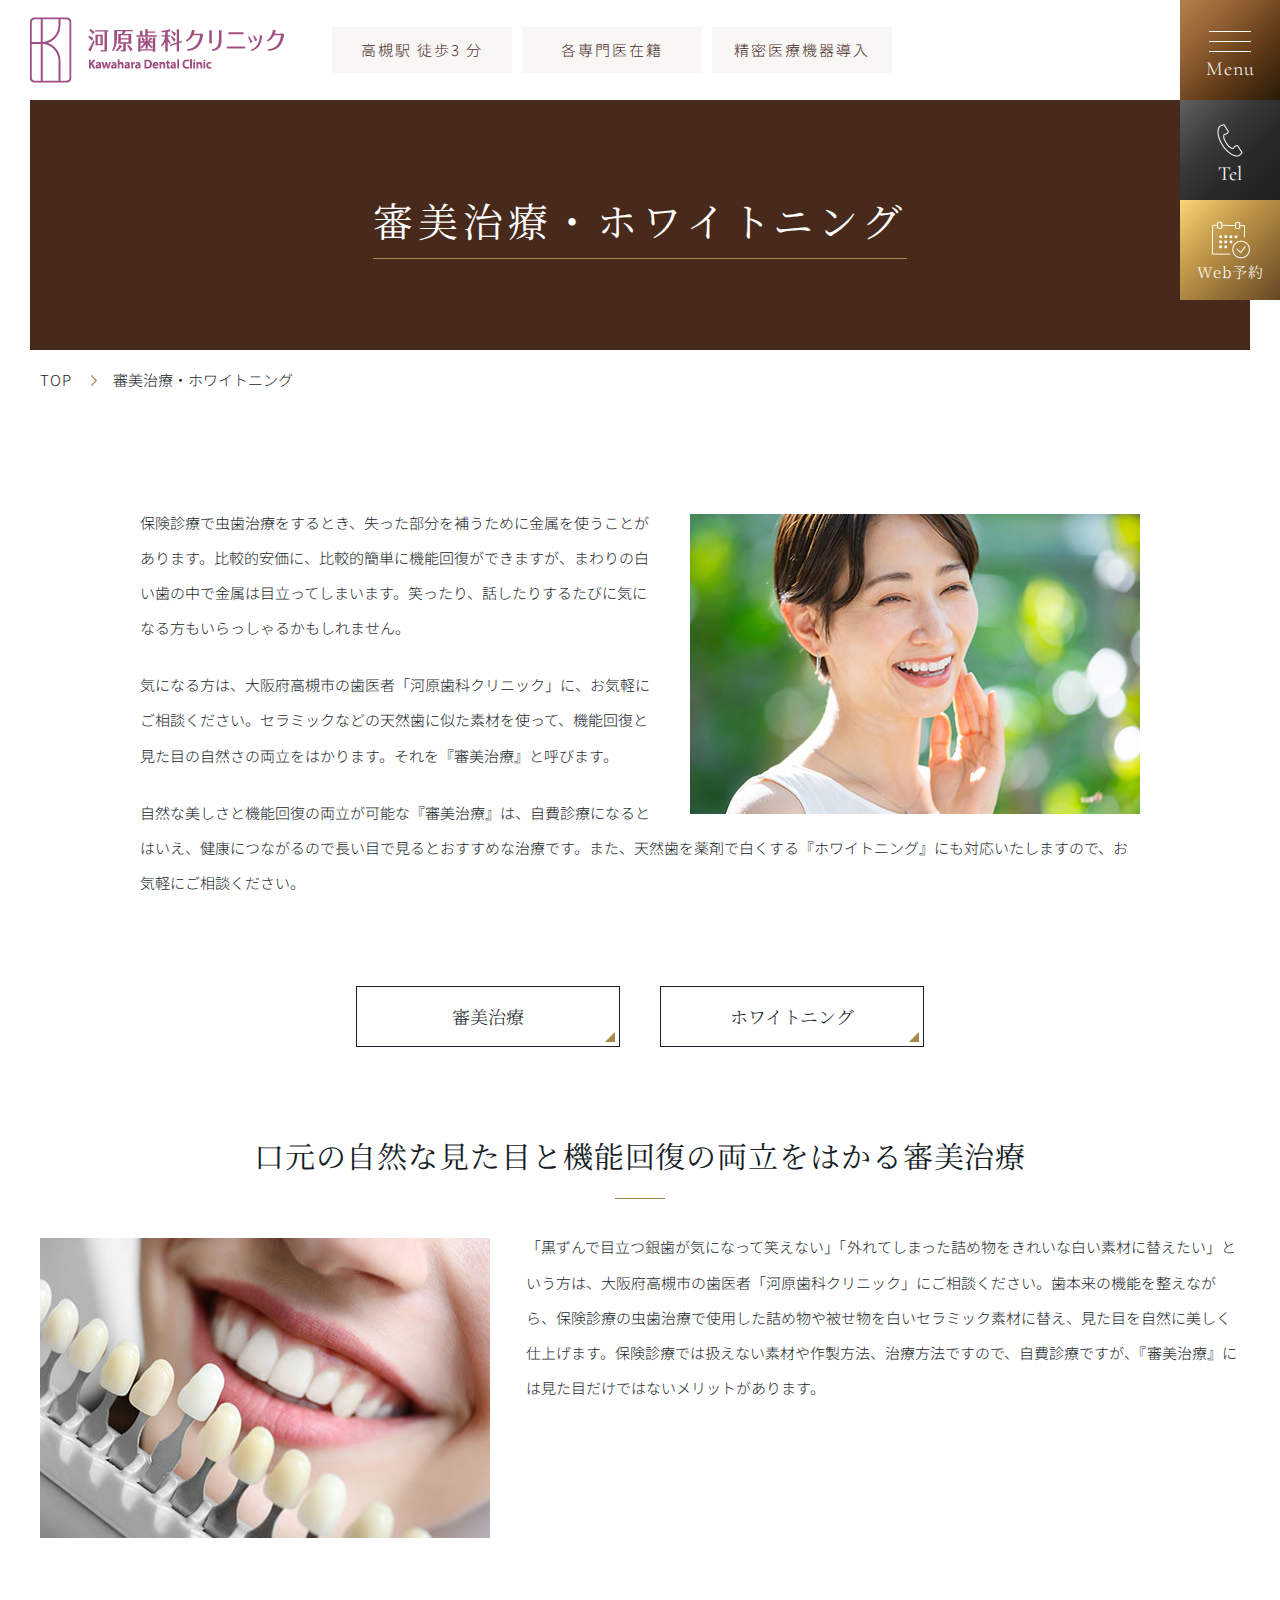
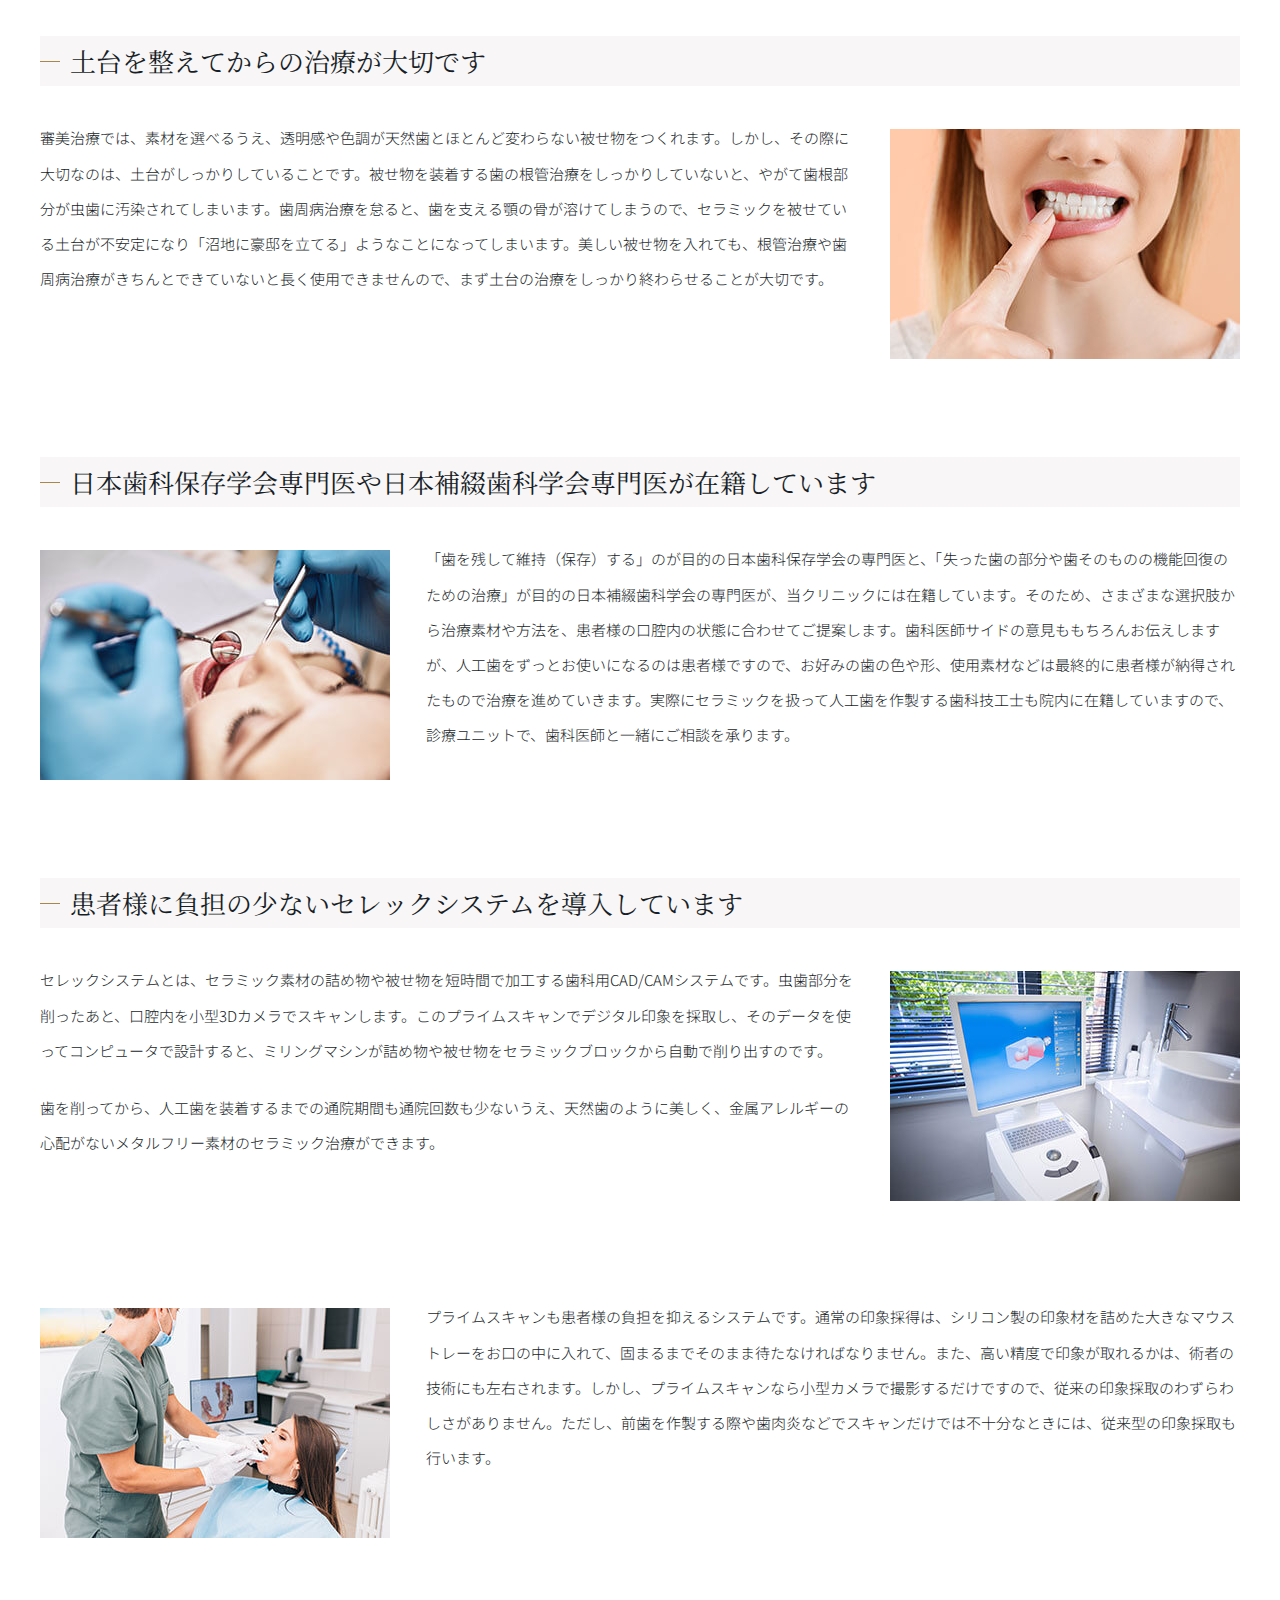
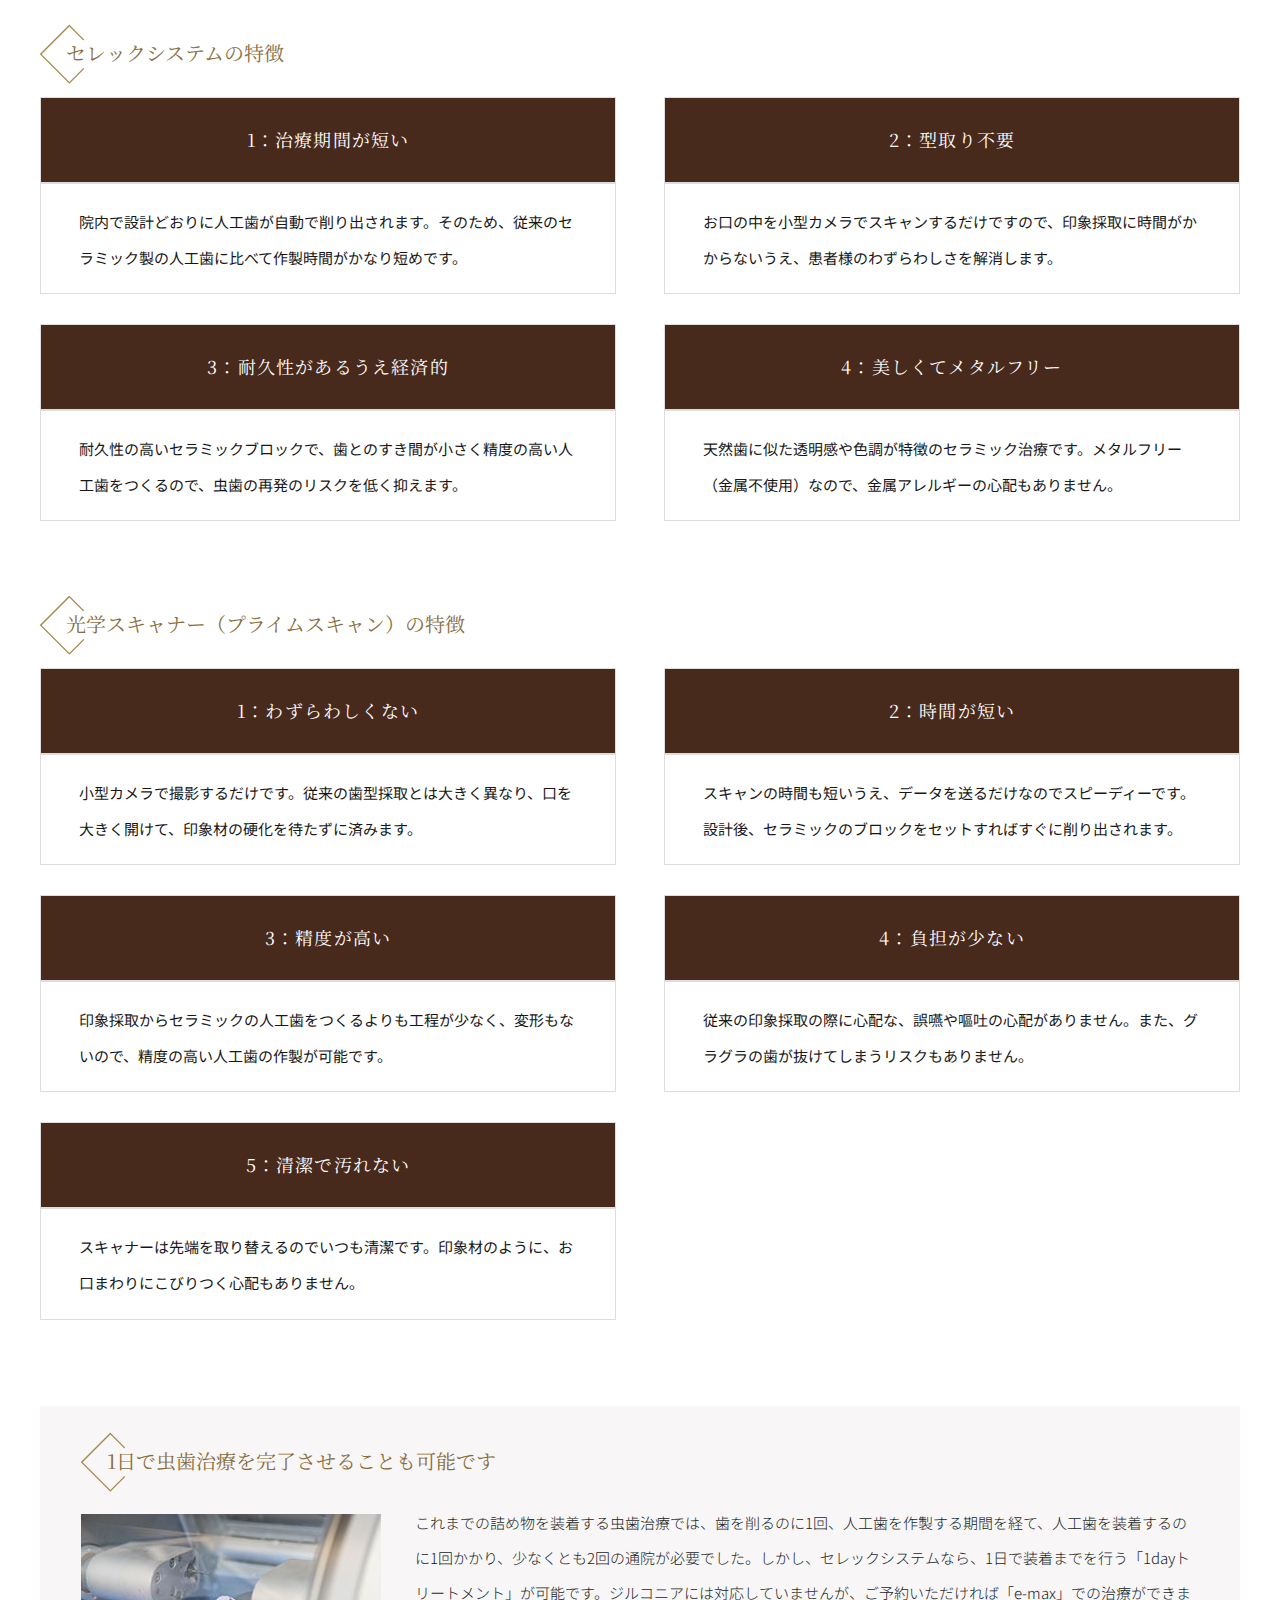
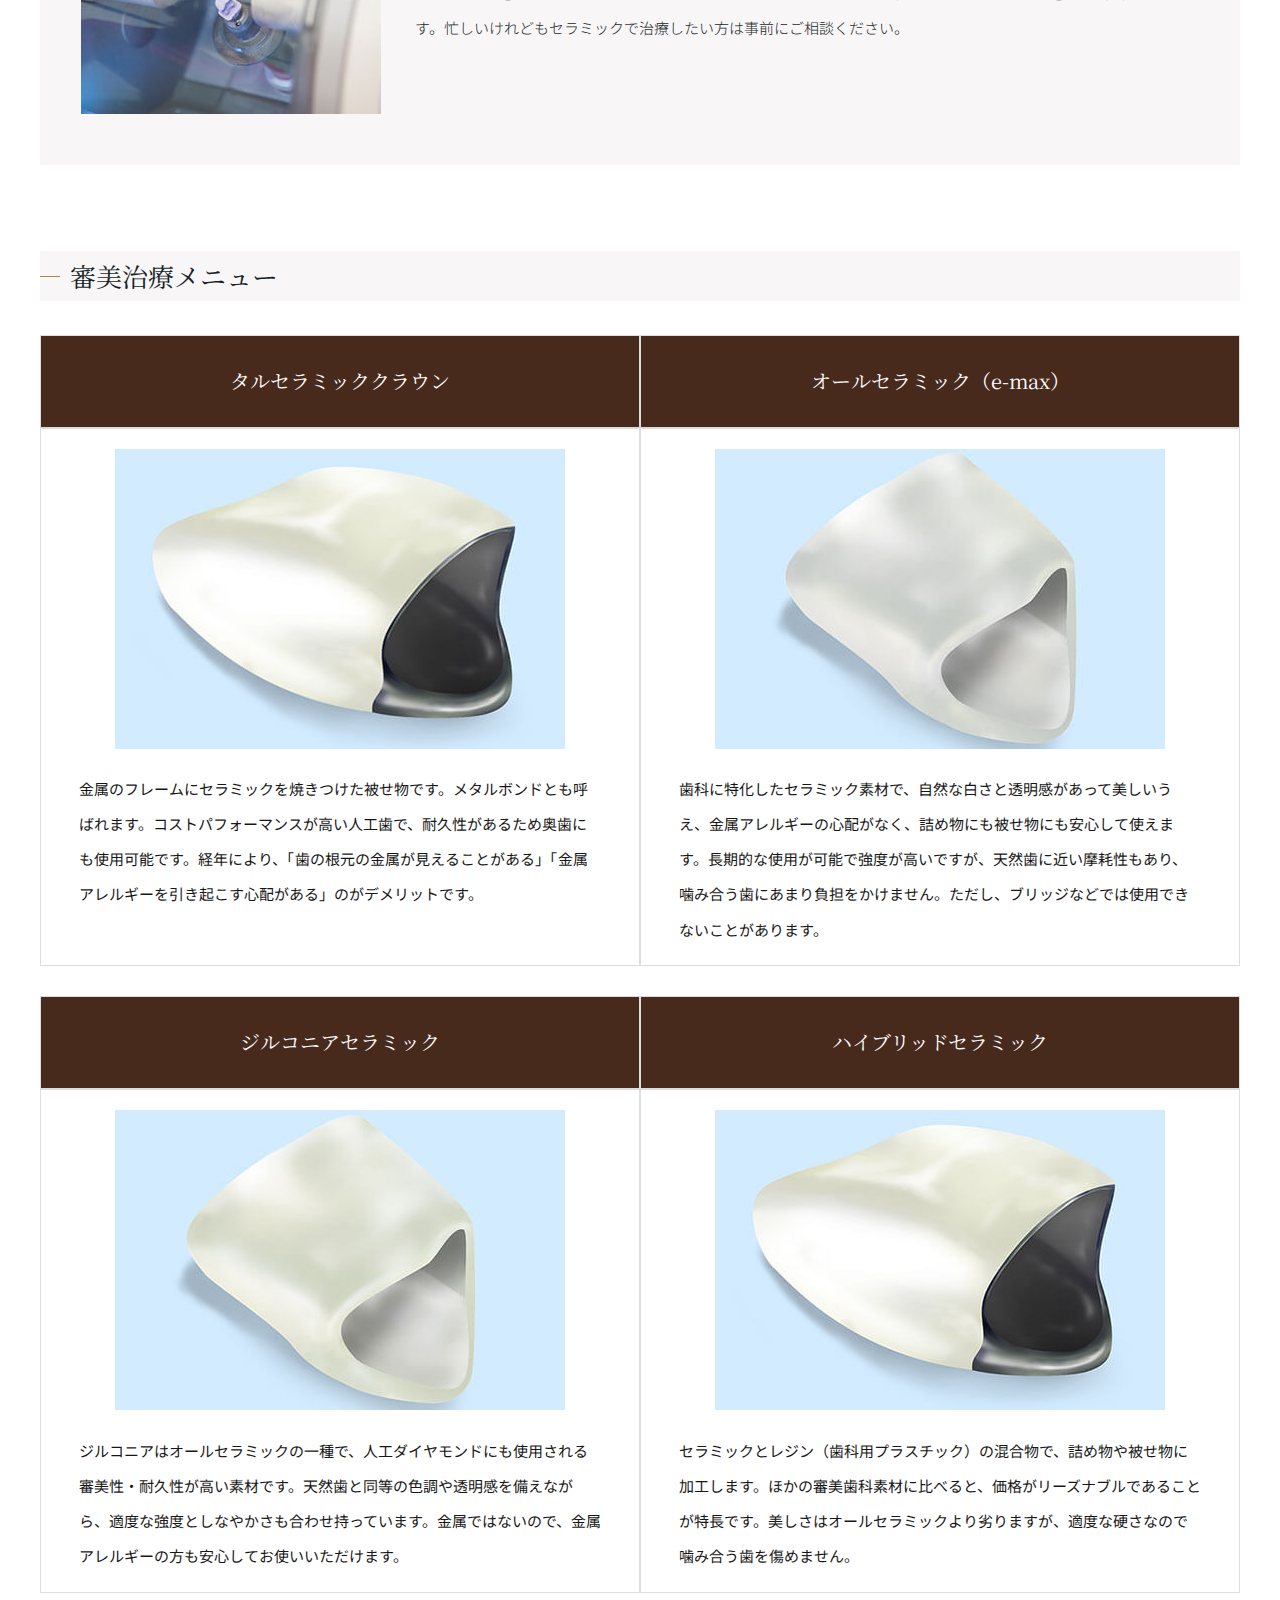
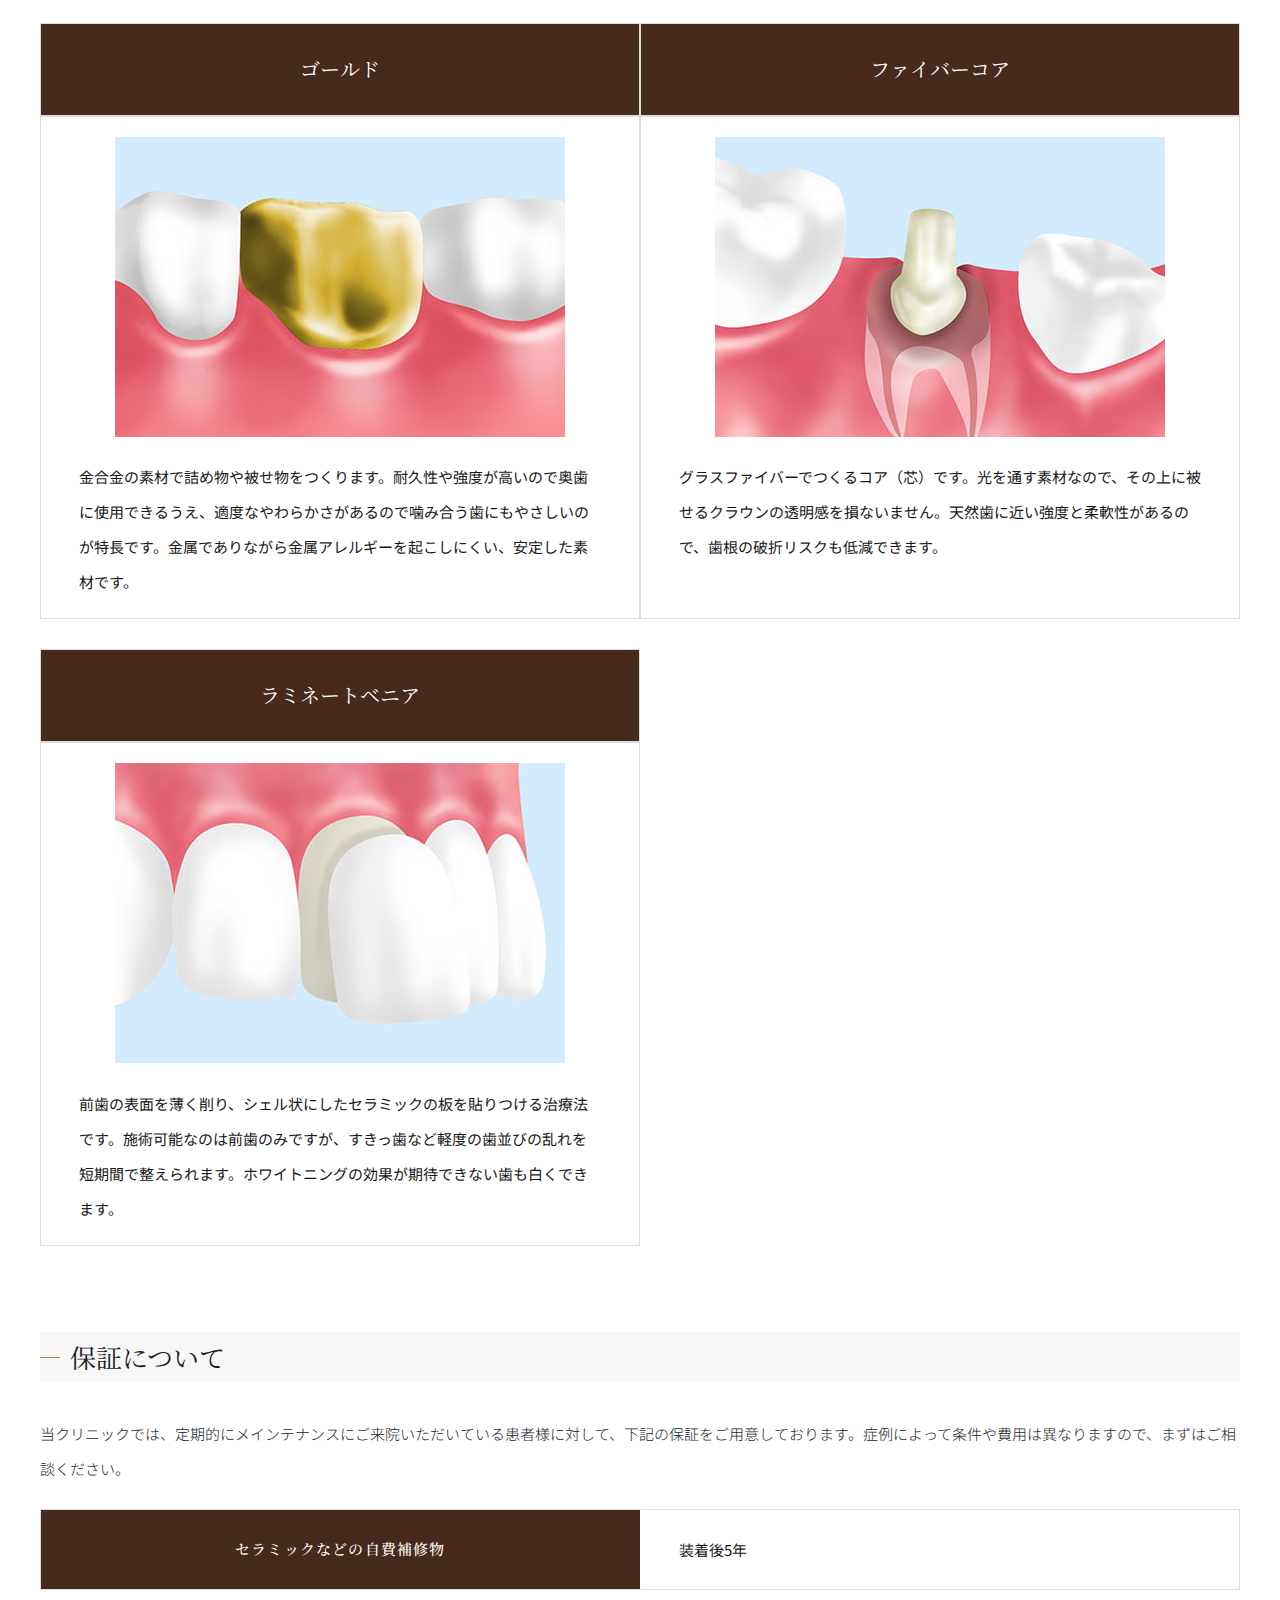
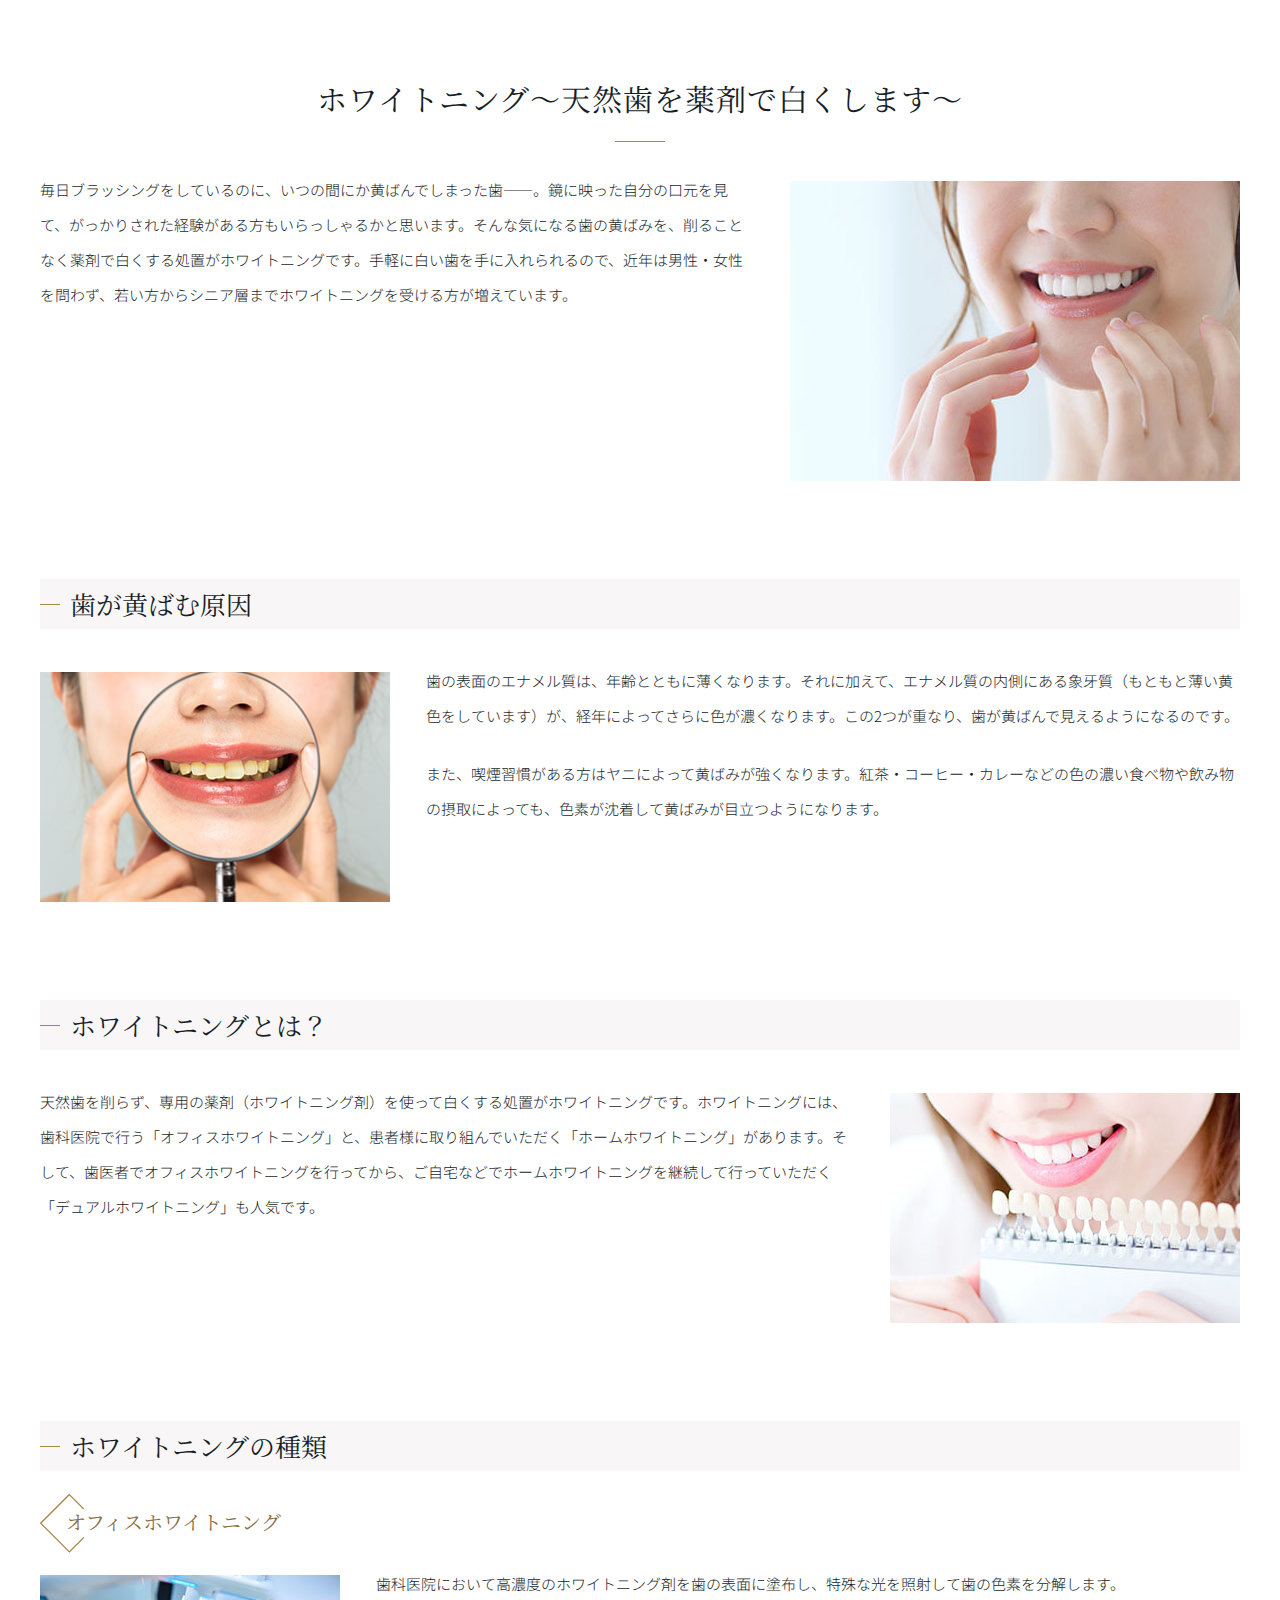
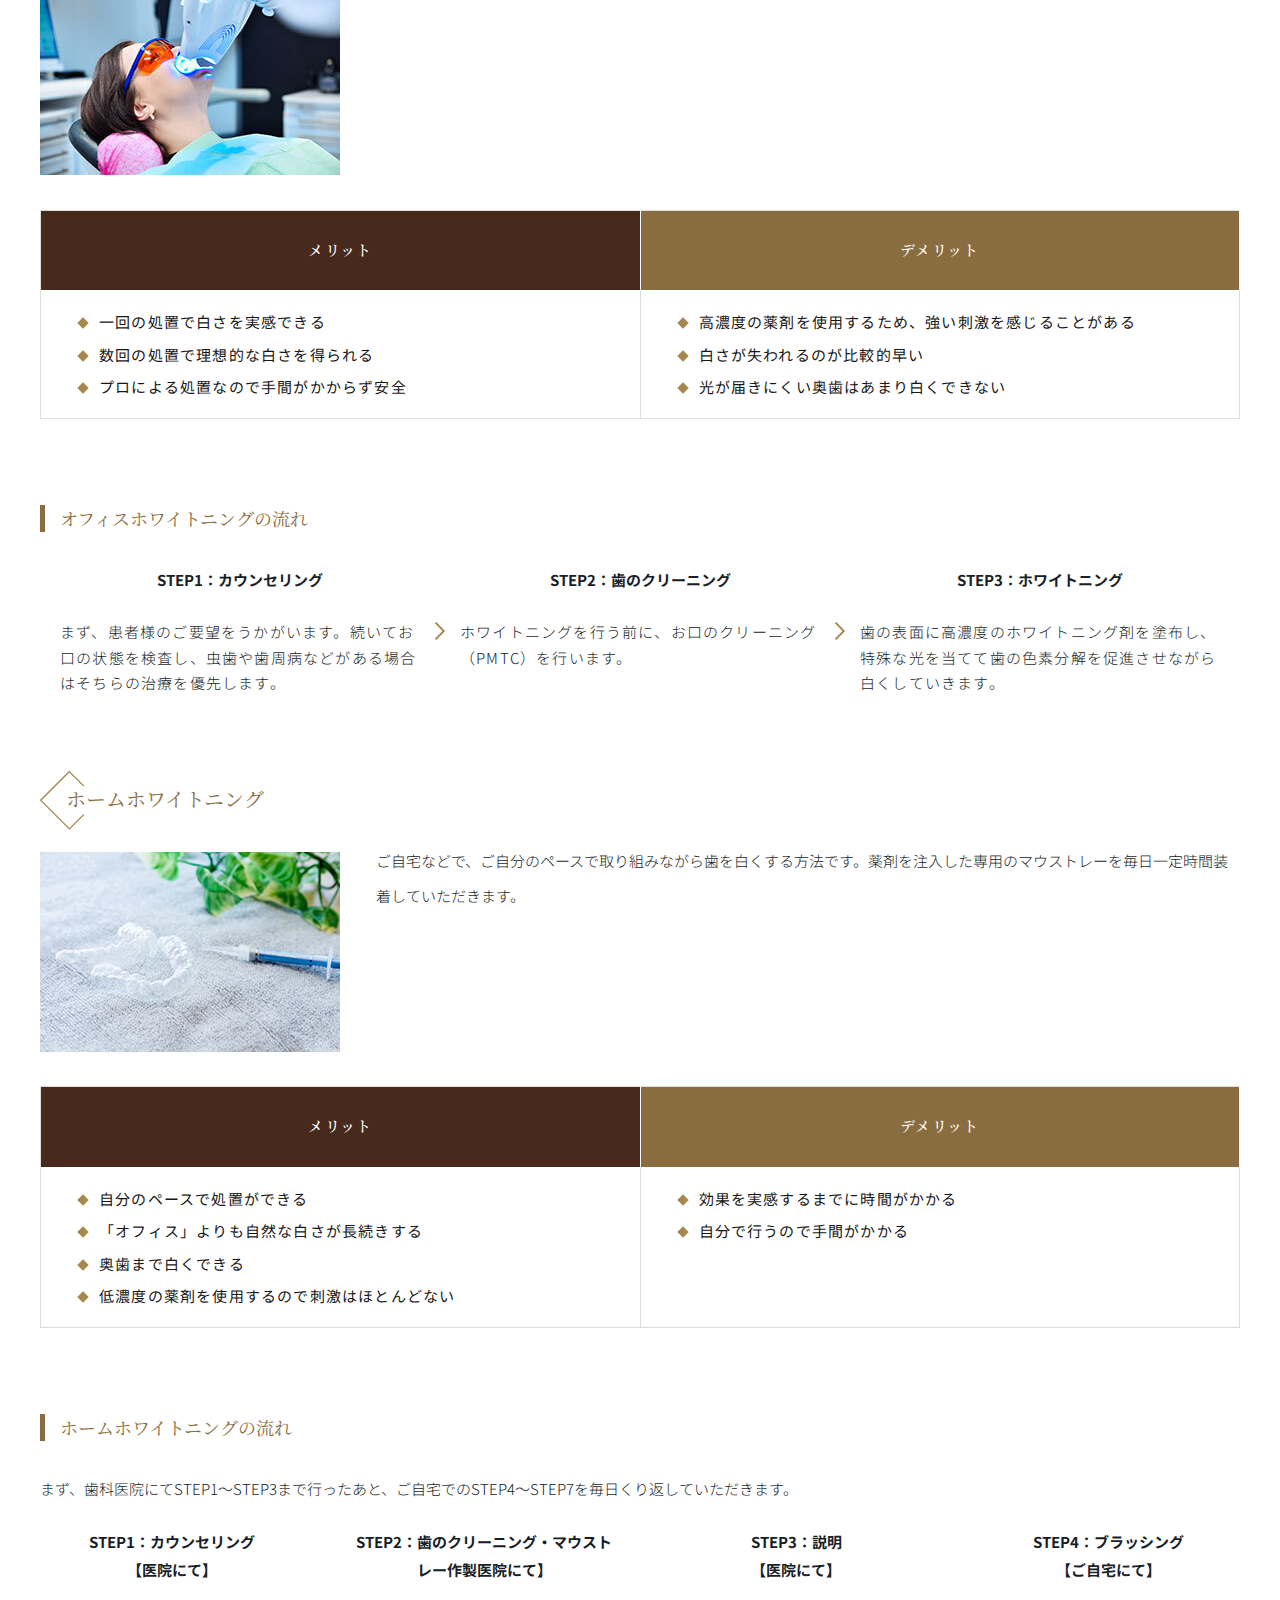
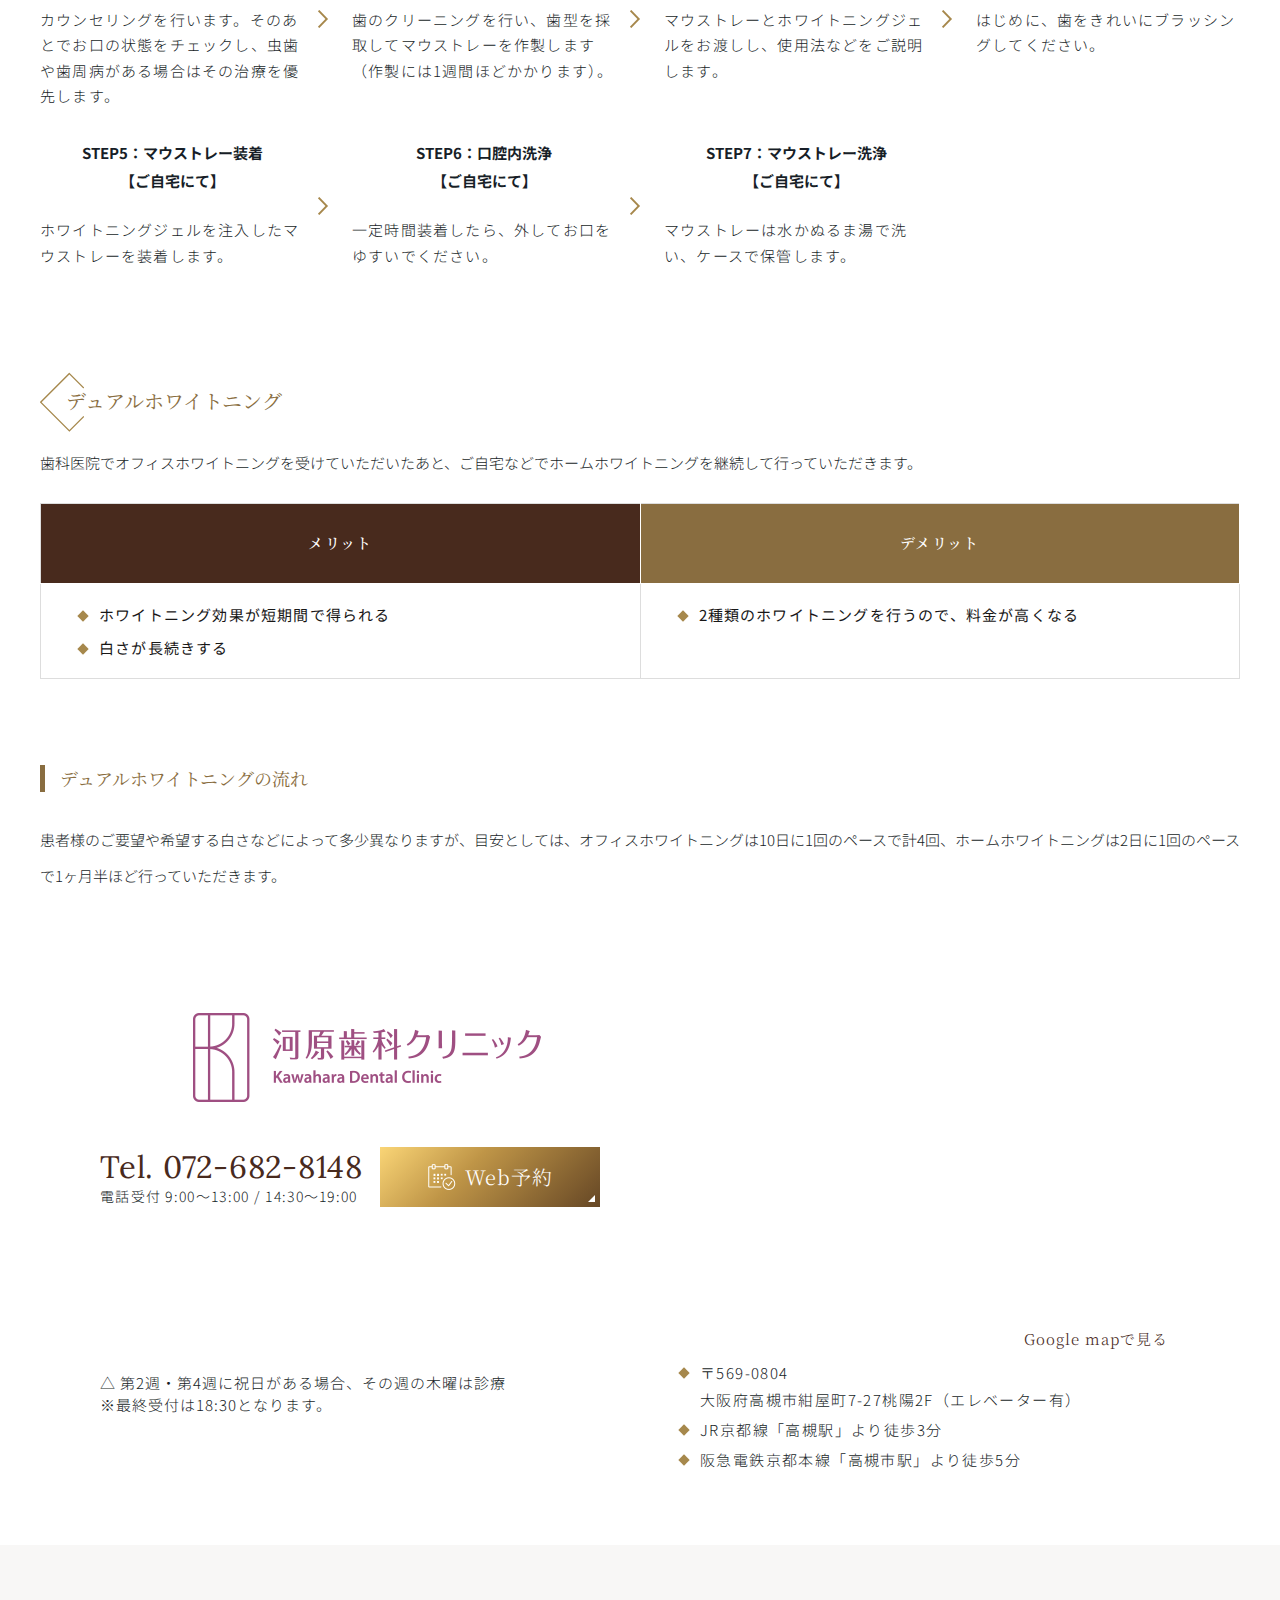
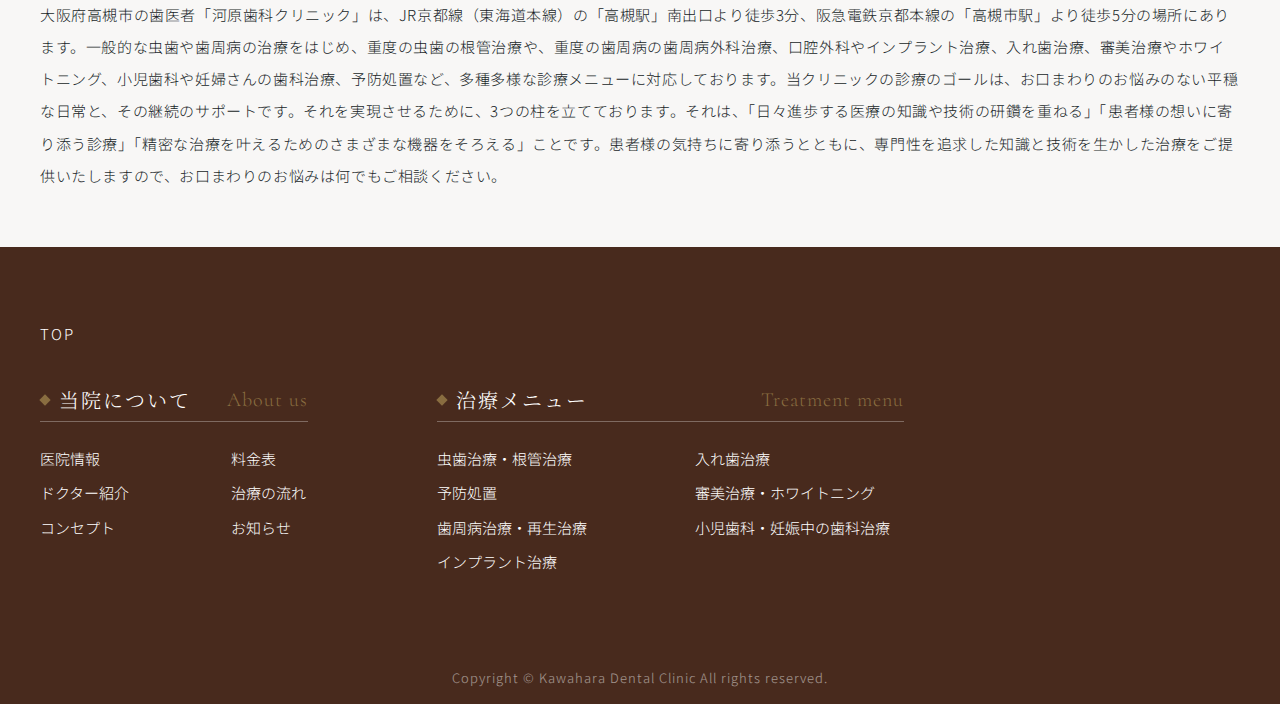
<file: esthe.html>
<!doctype html>
<html lang="ja">

<head>
    <meta charset="utf-8">
    <meta name="viewport" content="width=device-width, initial-scale=-100%, user-scalable=yes" />
    <meta name="format-detection" content="telephone=no">
    <title>審美治療・ホワイトニング｜高槻駅徒歩3分の歯医者｜河原歯科クリニック</title>
    <meta name="keywords" content="審美治療,ホワイトニング,セラミック,銀歯,金属アレルギー">
    <meta name="description" content="高槻市の歯医者「河原歯科クリニック」の審美治療・ホワイトニングのページです。歯の機能回復とともに自然な美しさの両立をはかります。目立つ銀歯は金属アレルギーも心配です。セラミック製なら美しいだけでなく、虫歯の再発予防にもつながります。">
    <link rel="shortcut icon"  href="images/favicon.ico"/>
    <link rel="stylesheet" href="css/under.css">
    <link rel="stylesheet" href="css/under_responsive.css">
    <link rel="stylesheet" href="css/styles.css">
    <link rel="stylesheet" href="css/responsive.css">
    <!-- Global site tag (gtag.js) - Google Analytics -->
    <script async src="https://www.googletagmanager.com/gtag/js?id=UA-136025975-55"></script>
    <script>
    window.dataLayer = window.dataLayer || [];
    function gtag(){dataLayer.push(arguments);}
    gtag('js', new Date());

    gtag('config', 'UA-00000000-00');
    </script>
    <script type="application/ld+json">
        {
            "@context": "http://schema.org",
            "@type": "BreadcrumbList",
            "itemListElement": [
                {
                    "@type": "ListItem",
                    "position": 1,
                    "item": {
                        "@id": "https://www.kawahara-dc.net/",
                        "name": "高槻駅徒歩3分の歯医者｜河原歯科クリニック｜各種専門医在籍・精密医療機器導入"
                    }
                },
                {
                    "@type": "ListItem",
                    "position": 2,
                    "item": {
                        "@id": "https://www.kawahara-dc.net/esthe.html",
                        "name": "審美治療・ホワイトニング｜高槻駅徒歩3分の歯医者｜河原歯科クリニック"
                    }
                }
            ]
        }
    </script>
    <script type="application/ld+json">
        {
            "@context": "https://schema.org/",
            "@type": "HowTo",
            "name": "審美治療・ホワイトニング｜高槻駅徒歩3分の歯医者｜河原歯科クリニック",
            "description": "オフィスホワイトニングの流れ",
            "step": [
                {
                    "@type": "HowToStep",
                    "text": "STEP1：カウンセリング",
                    "name": "まず、患者様のご要望をうかがいます。続いてお口の状態を検査し、虫歯や歯周病などがある場合はそちらの治療を優先します。"
                },
                {
                    "@type": "HowToStep",
                    "text": "STEP2：歯のクリーニング",
                    "name": "ホワイトニングを行う前に、お口のクリーニング（PMTC）を行います。"
                },
                {
                    "@type": "HowToStep",
                    "text": "STEP3：ホワイトニング",
                    "name": "歯の表面に高濃度のホワイトニング剤を塗布し、特殊な光を当てて歯の色素分解を促進させながら白くしていきます。"
                }

            ]
        }
    </script>
    <script type="application/ld+json">
        {
            "@context": "https://schema.org/",
            "@type": "HowTo",
            "name": "審美治療・ホワイトニング｜高槻駅徒歩3分の歯医者｜河原歯科クリニック",
            "description": "ホームホワイトニングの流れ",
            "step": [
                {
                    "@type": "HowToStep",
                    "text": "STEP1：カウンセリング【医院にて】",
                    "name": "カウンセリングを行います。そのあとでお口の状態をチェックし、虫歯や歯周病がある場合はその治療を優先します。"
                },
                {
                    "@type": "HowToStep",
                    "text": "STEP2：歯のクリーニング・マウストレー作製医院にて】",
                    "name": "歯のクリーニングを行い、歯型を採取してマウストレーを作製します（作製には1週間ほどかかります）。"
                },
                {
                    "@type": "HowToStep",
                    "text": "STEP3：説明【医院にて】",
                    "name": "マウストレーとホワイトニングジェルをお渡しし、使用法などをご説明します。"
                },
                {
                    "@type": "HowToStep",
                    "text": "STEP4：ブラッシング【ご自宅にて】",
                    "name": "はじめに、歯をきれいにブラッシングしてください。"
                },
                {
                    "@type": "HowToStep",
                    "text": "STEP5：マウストレー装着【ご自宅にて】",
                    "name": "ホワイトニングジェルを注入したマウストレーを装着します。"
                },
                {
                    "@type": "HowToStep",
                    "text": "STEP6：口腔内洗浄【ご自宅にて】",
                    "name": "一定時間装着したら、外してお口をゆすいでください。"
                },
                {
                    "@type": "HowToStep",
                    "text": "STEP7：マウストレー洗浄【ご自宅にて】",
                    "name": "マウストレーは水かぬるま湯で洗い、ケースで保管します。"
                }
            ]
        }
    </script>
</head>

<body class="under">
    <div id="wrapper">
        <header id="header">
			<div class="container-full">
				<div class="header-wrap">
					<h1 class="logo">
						<a href="https://www.kawahara-dc.net/">
                            <img src="./images/logo.png" class="lo-pc" alt="高槻市の歯医者「河原歯科クリニック」の審美治療・ホワイトニングのページです。">
							<img src="./images/logo-sp.png" class="lo-sp" alt="高槻市の歯医者「河原歯科クリニック」の審美治療・ホワイトニングのページです。">
						</a>
					</h1>
					<ul class="header-btn">
						<li>
							高槻駅 徒歩3 分
						</li>
						<li>
							各専門医在籍
						</li>
						<li>
							精密医療機器導入
						</li>
					</ul>
					<p class="menu_icon">
						<span class="mline"></span>
						<span class="mtext">
							Menu
						</span>
					</p>
				</div>
			</div>
		</header>
        <div class="btn-fix">
			<ul class="bf-list">
				<li>
					<p class="bf-ic">
						<img src="./images/ic-tell.png" width="26" height="33" alt="tell">
					</p>
					<p class="bf-tt pc f-cor">Tel</p>
					<p class="bf-tt2 sp f-lora">072-682-8148</p>
					<a href="tel:0726828148" onclick="gtag('event', 'tel', {'event_category': 'sp'});"
						class="bf-lk"></a>
				</li>
				<li>
					<p class="bf-ic">
						<img src="./images/ic-lich.png" width="39" height="38" alt="Web予約">
					</p>
					<p class="bf-tt f-serif">Web予約</p>
					<a href="https://ssl.haisha-yoyaku.jp/m5593528/login/serviceAppoint/index?SITE_CODE=hp"
						target="_blank" rel="noopener" class="bf-lk"></a>
				</li>
			</ul>
		</div>
		<div id="gnavi">
			<div class="gnavi-wrapper">
				<a class="gnavi-top" rel="noopener" href="https://www.kawahara-dc.net/" target="_blank">
					Top
				</a>
				<div class="gnavi-menu">
					<div class="gnavi-item">
						<p class="gnavi-head">
							<span class="f-serif">
								当院について
							</span>
							<span class="f-cor">
								About us
							</span>
						</p>
						<ul class="gnavi-list">
							<li><a href="clinic.html">医院情報</a></li>
							<li><a href="staff.html">ドクター紹介</a></li>
							<li><a href="relief.html">コンセプト</a></li>
							<li><a href="price.html">料金表</a></li>
							<li><a href="flow.html">治療の流れ</a></li>
							<li><a href="blog/">お知らせ</a></li>
						</ul>
					</div>
					<div class="gnavi-item">
						<p class="gnavi-head">
							<span class="f-serif">
								治療メニュー
							</span>
							<span class="f-cor">
								Treatment menu
							</span>
						</p>
						<ul class="gnavi-list">
							<li><a href="general.html">虫歯治療・根管治療</a></li>
							<li><a href="prev.html">予防処置</a></li>
							<li><a href="perio.html">歯周病治療・再生治療</a></li>
							<li><a href="implant.html">インプラント治療</a></li>
							<li><a href="false.html">入れ歯治療</a></li>
							<li><a href="esthe.html">審美治療・ホワイトニング</a></li>
							<li><a href="child.html">小児歯科・妊娠中の歯科治療</a></li>
						</ul>
					</div>
				</div>

				<div class="gnavi-info">
					<div class="gnavi-tkb">
						<p class="tkb-ig">
							<img src="./images/tkb-menu.jpg" width="500" height="130" alt="診療時間">
						</p>
						<p class="tkb-nte">
							<span>△ 第2週・第4週に祝日がある場合､その週の木曜は診療</span>
							<span>※最終受付は18:30となります。</span>
						</p>
					</div>

					<div class="gnavi-itm">
						<div class="gnavi-call">
							<a href="tel:0726828148" class="call-g f-lora">
								Tel. 072-682-8148
							</a>
							<span class="gnavi-time">
								電話受付 9:00～13:00 / 14:30～19:00
							</span>
						</div>

						<a href="https://ssl.haisha-yoyaku.jp/m5593528/login/serviceAppoint/index?SITE_CODE=hp"
							rel="noopener" class="gnavi-web f-serif" target="_blank">
							<img src="./images/ic-time.png" width="28" alt="Web予約">
							Web予約
						</a>
					</div>
				</div>
			</div>
		</div>
        <main id="main">
            <div id="mainvisual">
                <div class="container">
                    <h2 class="under_mv_ttl"><span class="wrap">審美治療・ホワイトニング</span></h2>
                </div>
            </div>
            <div id="content">
                <ul class="topic_path">
                    <li><a href="https://www.kawahara-dc.net/">TOP</a></li>
                    <li>審美治療・ホワイトニング</li>
                </ul>
                <div class="section">
                    <div class="under_sec_small_width">
                        <p class="image_r"><img src="images/esthe_img01.jpg" alt="審美治療・ホワイトニング"></p>
                        <p>保険診療で虫歯治療をするとき、失った部分を補うために金属を使うことがあります。比較的安価に、比較的簡単に機能回復ができますが、まわりの白い歯の中で金属は目立ってしまいます。笑ったり、話したりするたびに気になる方もいらっしゃるかもしれません。</p>
                        <p>気になる方は、大阪府高槻市の歯医者「河原歯科クリニック」に、お気軽にご相談ください。セラミックなどの天然歯に似た素材を使って、機能回復と見た目の自然さの両立をはかります。それを『審美治療』と呼びます。</p>
                        <p class="clearfix">自然な美しさと機能回復の両立が可能な『審美治療』は、自費診療になるとはいえ、健康につながるので長い目で見るとおすすめな治療です。また、天然歯を薬剤で白くする『ホワイトニング』にも対応いたしますので、お気軽にご相談ください。</p>
                    </div>
                 </div>
                 <div class="section">
                    <ul class="anchor_list">
                        <li><a href="#ttl01">審美治療</a></li>
                        <li><a href="#ttl02">ホワイトニング</a></li>
                    </ul>
                </div>
                <section>
                    <h3 id="ttl01">口元の自然な見た目と機能回復の両立をはかる審美治療</h3>
                    <p class="image_l"><img src="images/esthe_img02.jpg" alt="口元の自然な見た目と機能回復の両立をはかる審美治療"></p>
                    <p class="clearfix">「黒ずんで目立つ銀歯が気になって笑えない」「外れてしまった詰め物をきれいな白い素材に替えたい」という方は、大阪府高槻市の歯医者「河原歯科クリニック」にご相談ください。歯本来の機能を整えながら、保険診療の虫歯治療で使用した詰め物や被せ物を白いセラミック素材に替え、見た目を自然に美しく仕上げます。保険診療では扱えない素材や作製方法、治療方法ですので、自費診療ですが、『審美治療』には見た目だけではないメリットがあります。</p>
                </section>
                <section>
                    <h4><span class="wrap">土台を整えてからの治療が大切です</span></h4>
                    <p class="image_r"><img src="images/esthe_img03.jpg" alt="土台を整えてからの治療が大切です"></p>
                    <p class="clearfix">審美治療では、素材を選べるうえ、透明感や色調が天然歯とほとんど変わらない被せ物をつくれます。しかし、その際に大切なのは、土台がしっかりしていることです。被せ物を装着する歯の根管治療をしっかりしていないと、やがて歯根部分が虫歯に汚染されてしまいます。歯周病治療を怠ると、歯を支える顎の骨が溶けてしまうので、セラミックを被せている土台が不安定になり「沼地に豪邸を立てる」ようなことになってしまいます。美しい被せ物を入れても、根管治療や歯周病治療がきちんとできていないと長く使用できませんので、まず土台の治療をしっかり終わらせることが大切です。</p>
                </section>
                <section>
                    <h4><span class="wrap">日本歯科保存学会専門医や日本補綴歯科学会専門医が在籍しています</span></h4>
                    <p class="image_l"><img src="images/esthe_img04.jpg" alt="日本歯科保存学会専門医や日本補綴歯科学会専門医が在籍しています"></p>
                    <p class="clearfix">「歯を残して維持（保存）する」のが目的の日本歯科保存学会の専門医と、「失った歯の部分や歯そのものの機能回復のための治療」が目的の日本補綴歯科学会の専門医が、当クリニックには在籍しています。そのため、さまざまな選択肢から治療素材や方法を、患者様の口腔内の状態に合わせてご提案します。歯科医師サイドの意見ももちろんお伝えしますが、人工歯をずっとお使いになるのは患者様ですので、お好みの歯の色や形、使用素材などは最終的に患者様が納得されたもので治療を進めていきます。実際にセラミックを扱って人工歯を作製する歯科技工士も院内に在籍していますので、診療ユニットで、歯科医師と一緒にご相談を承ります。</p>
                </section>
                <section>
                    <h4><span class="wrap">患者様に負担の少ないセレックシステムを導入しています</span></h4>
                    <p class="image_r"><img src="images/esthe_img05.jpg" alt="患者様に負担の少ないセレックシステムを導入しています"></p>
                    <p>セレックシステムとは、セラミック素材の詰め物や被せ物を短時間で加工する歯科用CAD/CAMシステムです。虫歯部分を削ったあと、口腔内を小型3Dカメラでスキャンします。このプライムスキャンでデジタル印象を採取し、そのデータを使ってコンピュータで設計すると、ミリングマシンが詰め物や被せ物をセラミックブロックから自動で削り出すのです。</p>
                    <p class="clearfix">歯を削ってから、人工歯を装着するまでの通院期間も通院回数も少ないうえ、天然歯のように美しく、金属アレルギーの心配がないメタルフリー素材のセラミック治療ができます。</p>
                </section>

                <div class="section">
                    <p class="image_l"><img src="images/esthe_img06.jpg" alt="患者様に負担の少ないセレックシステムを導入しています"></p>
                    <p class="clearfix">プライムスキャンも患者様の負担を抑えるシステムです。通常の印象採得は、シリコン製の印象材を詰めた大きなマウストレーをお口の中に入れて、固まるまでそのまま待たなければなりません。また、高い精度で印象が取れるかは、術者の技術にも左右されます。しかし、プライムスキャンなら小型カメラで撮影するだけですので、従来の印象採取のわずらわしさがありません。ただし、前歯を作製する際や歯肉炎などでスキャンだけでは不十分なときには、従来型の印象採取も行います。</p>
                </div>
                <section>
                    <h5><span class="wrap">セレックシステムの特徴</span></h5>
                    <div class="esthe_under_tbl_block under_tbl_block has_space">
                        <dl class="under_tbl_block_item">
                            <dt><h6>1：治療期間が短い</h6></dt>
                            <dd>
                                <p class="des">院内で設計どおりに人工歯が自動で削り出されます。そのため、従来のセラミック製の人工歯に比べて作製時間がかなり短めです。</p>
                            </dd> 
                        </dl>
                        <dl class="under_tbl_block_item">
                            <dt><h6>2：型取り不要</h6></dt>
                            <dd>
                                <p class="des">お口の中を小型カメラでスキャンするだけですので、印象採取に時間がかからないうえ、患者様のわずらわしさを解消します。</p>
                            </dd> 
                        </dl>
                    </div>
                    <div class="esthe_under_tbl_block under_tbl_block has_space">
                        <dl class="under_tbl_block_item">
                            <dt><h6>3：耐久性があるうえ経済的</h6></dt>
                            <dd>
                                <p class="des">耐久性の高いセラミックブロックで、歯とのすき間が小さく精度の高い人工歯をつくるので、虫歯の再発のリスクを低く抑えます。</p>
                            </dd> 
                        </dl>
                        <dl class="under_tbl_block_item last">
                            <dt><h6>4：美しくてメタルフリー</h6></dt>
                            <dd>
                                <p class="des">天然歯に似た透明感や色調が特徴のセラミック治療です。メタルフリー（金属不使用）なので、金属アレルギーの心配もありません。</p>
                            </dd> 
                        </dl>
                    </div>
                </section>
                <section>
                    <h5><span class="wrap">光学スキャナー（プライムスキャン）の特徴</span></h5>
                    <div class="esthe_under_tbl_block under_tbl_block has_space">
                        <dl class="under_tbl_block_item">
                            <dt><h6>1：わずらわしくない</h6></dt>
                            <dd>
                                <p class="des">小型カメラで撮影するだけです。従来の歯型採取とは大きく異なり、口を大きく開けて、印象材の硬化を待たずに済みます。</p>
                            </dd> 
                        </dl>
                        <dl class="under_tbl_block_item">
                            <dt><h6>2：時間が短い</h6></dt>
                            <dd>
                                <p class="des">スキャンの時間も短いうえ、データを送るだけなのでスピーディーです。設計後、セラミックのブロックをセットすればすぐに削り出されます。</p>
                            </dd> 
                        </dl>
                    </div>
                    <div class="esthe_under_tbl_block under_tbl_block has_space">
                        <dl class="under_tbl_block_item">
                            <dt><h6>3：精度が高い</h6></dt>
                            <dd>
                                <p class="des">印象採取からセラミックの人工歯をつくるよりも工程が少なく、変形もないので、精度の高い人工歯の作製が可能です。</p>
                            </dd> 
                        </dl>
                        <dl class="under_tbl_block_item">
                            <dt><h6>4：負担が少ない</h6></dt>
                            <dd>
                                <p class="des">従来の印象採取の際に心配な、誤嚥や嘔吐の心配がありません。また、グラグラの歯が抜けてしまうリスクもありません。</p>
                            </dd> 
                        </dl>
                    </div>
                    <div class="esthe_under_tbl_block under_tbl_block has_space">
                        <dl class="under_tbl_block_item">
                            <dt><h6>5：清潔で汚れない</h6></dt>
                            <dd>
                                <p class="des">スキャナーは先端を取り替えるのでいつも清潔です。印象材のように、お口まわりにこびりつく心配もありません。</p>
                            </dd> 
                        </dl>
                    </div>
                </section>
                <section>
                    <div class="under_frame">
                        <h5><span class="wrap">1日で虫歯治療を完了させることも可能です</span></h5>
                        <p class="image_l"><img src="images/esthe_img07.jpg" alt="1日で虫歯治療を完了させることも可能です"></p>
                        <p class="clearfix">これまでの詰め物を装着する虫歯治療では、歯を削るのに1回、人工歯を作製する期間を経て、人工歯を装着するのに1回かかり、少なくとも2回の通院が必要でした。しかし、セレックシステムなら、1日で装着までを行う「1dayトリートメント」が可能です。ジルコニアには対応していませんが、ご予約いただければ「e-max」での治療ができます。忙しいけれどもセラミックで治療したい方は事前にご相談ください。</p>
                    </div>
                </section>
                <section>
                    <h4><span class="wrap">審美治療メニュー</span></h4>
                    <div class="under_tbl_block mb30">
                        <dl class="under_tbl_block_item">
                            <dt><h5>タルセラミッククラウン</h5></dt>
                            <dd>
                                <p class="img"><img src="images/esthe_img08.jpg" alt="タルセラミッククラウン"></p>
                                <p class="des">金属のフレームにセラミックを焼きつけた被せ物です。メタルボンドとも呼ばれます。コストパフォーマンスが高い人工歯で、耐久性があるため奥歯にも使用可能です。経年により、「歯の根元の金属が見えることがある」「金属アレルギーを引き起こす心配がある」のがデメリットです。</p>
                            </dd> 
                        </dl>
                        <dl class="under_tbl_block_item">
                            <dt><h5>オールセラミック（e-max）</h5></dt>
                            <dd>
                                <p class="img"><img src="images/esthe_img09.jpg" alt="タルセラミッククラウン"></p>
                                <p class="des">歯科に特化したセラミック素材で、自然な白さと透明感があって美しいうえ、金属アレルギーの心配がなく、詰め物にも被せ物にも安心して使えます。長期的な使用が可能で強度が高いですが、天然歯に近い摩耗性もあり、噛み合う歯にあまり負担をかけません。ただし、ブリッジなどでは使用できないことがあります。</p>
                            </dd> 
                        </dl>
                    </div>
                    <div class="under_tbl_block mb30">
                        <dl class="under_tbl_block_item">
                            <dt><h5>ジルコニアセラミック</h5></dt>
                            <dd>
                                <p class="img"><img src="images/esthe_img10.jpg" alt="ジルコニアセラミック"></p>
                                <p class="des">ジルコニアはオールセラミックの一種で、人工ダイヤモンドにも使用される審美性・耐久性が高い素材です。天然歯と同等の色調や透明感を備えながら、適度な強度としなやかさも合わせ持っています。金属ではないので、金属アレルギーの方も安心してお使いいただけます。</p>
                            </dd> 
                        </dl>
                        <dl class="under_tbl_block_item">
                            <dt><h5>ハイブリッドセラミック</h5></dt>
                            <dd>
                                <p class="img"><img src="images/esthe_img11.jpg" alt="ハイブリッドセラミック"></p>
                                <p class="des">セラミックとレジン（歯科用プラスチック）の混合物で、詰め物や被せ物に加工します。ほかの審美歯科素材に比べると、価格がリーズナブルであることが特長です。美しさはオールセラミックより劣りますが、適度な硬さなので噛み合う歯を傷めません。</p>
                            </dd> 
                        </dl>
                    </div>
                    <div class="under_tbl_block mb30">
                        <dl class="under_tbl_block_item">
                            <dt><h5>ゴールド</h5></dt>
                            <dd>
                                <p class="img"><img src="images/esthe_img12.jpg" alt="ゴールド"></p>
                                <p class="des">金合金の素材で詰め物や被せ物をつくります。耐久性や強度が高いので奥歯に使用できるうえ、適度なやわらかさがあるので噛み合う歯にもやさしいのが特長です。金属でありながら金属アレルギーを起こしにくい、安定した素材です。</p>
                            </dd> 
                        </dl>
                        <dl class="under_tbl_block_item">
                            <dt><h5>ファイバーコア</h5></dt>
                            <dd>
                                <p class="img"><img src="images/esthe_img13.jpg" alt="ハイブリッドセラミック"></p>
                                <p class="des">グラスファイバーでつくるコア（芯）です。光を通す素材なので、その上に被せるクラウンの透明感を損ないません。天然歯に近い強度と柔軟性があるので、歯根の破折リスクも低減できます。</p>
                            </dd> 
                        </dl>
                    </div>
                    <div class="under_tbl_block">
                        <dl class="under_tbl_block_item">
                            <dt><h5>ラミネートベニア</h5></dt>
                            <dd>
                                <p class="img"><img src="images/esthe_img14.jpg" alt="ラミネートベニア"></p>
                                <p class="des">前歯の表面を薄く削り、シェル状にしたセラミックの板を貼りつける治療法です。施術可能なのは前歯のみですが、すきっ歯など軽度の歯並びの乱れを短期間で整えられます。ホワイトニングの効果が期待できない歯も白くできます。</p>
                            </dd> 
                        </dl>
                    </div>
                </section>
                <section>
                    <h4><span class="wrap">保証について</span></h4>
                    <p>当クリニックでは、定期的にメインテナンスにご来院いただいている患者様に対して、下記の保証をご用意しております。症例によって条件や費用は異なりますので、まずはご相談ください。</p>
                    <table class="under_tbl tbl_block mb30">
                        <tr>
                            <th class="w50">セラミックなどの自費補修物</th>
                            <td>装着後5年</td>
                        </tr>
                    </table>
                </section>
                <section>
                    <h3 id="ttl02">ホワイトニング～天然歯を薬剤で白くします～</h3>
                    <p class="image_r"><img src="images/esthe_img15.jpg" alt="ホワイトニング～天然歯を薬剤で白くします～"></p>
                    <p class="clearfix">毎日ブラッシングをしているのに、いつの間にか黄ばんでしまった歯――。鏡に映った自分の口元を見て、がっかりされた経験がある方もいらっしゃるかと思います。そんな気になる歯の黄ばみを、削ることなく薬剤で白くする処置がホワイトニングです。手軽に白い歯を手に入れられるので、近年は男性・女性を問わず、若い方からシニア層までホワイトニングを受ける方が増えています。</p>
                </section>
                <section>
                    <h4><span class="wrap">歯が黄ばむ原因</span></h4>
                    <p class="image_l"><img src="images/esthe_img16.jpg" alt="歯が黄ばむ原因"></p>
                    <p>歯の表面のエナメル質は、年齢とともに薄くなります。それに加えて、エナメル質の内側にある象牙質（もともと薄い黄色をしています）が、経年によってさらに色が濃くなります。この2つが重なり、歯が黄ばんで見えるようになるのです。</p>
                    <p class="clearfix">また、喫煙習慣がある方はヤニによって黄ばみが強くなります。紅茶・コーヒー・カレーなどの色の濃い食べ物や飲み物の摂取によっても、色素が沈着して黄ばみが目立つようになります。</p>
                </section>

                <section>
                    <h4><span class="wrap">ホワイトニングとは？</span></h4>
                    <p class="image_r"><img src="images/esthe_img17.jpg" alt="ホワイトニングとは？"></p>
                    <p class="clearfix">天然歯を削らず、専用の薬剤（ホワイトニング剤）を使って白くする処置がホワイトニングです。ホワイトニングには、歯科医院で行う「オフィスホワイトニング」と、患者様に取り組んでいただく「ホームホワイトニング」があります。そして、歯医者でオフィスホワイトニングを行ってから、ご自宅などでホームホワイトニングを継続して行っていただく「デュアルホワイトニング」も人気です。</p>
                </section>

                <section>
                    <h4><span class="wrap">ホワイトニングの種類</span></h4>
                    <h5><span class="wrap">オフィスホワイトニング</span></h5>
                    <p class="image_l"><img src="images/esthe_img18.jpg" alt="オフィスホワイトニング"></p>
                    <p class="clearfix">歯科医院において高濃度のホワイトニング剤を歯の表面に塗布し、特殊な光を照射して歯の色素を分解します。</p>
                    <table class="under_tbl tbl_block fixed">
                        <tr>
                            <th>メリット</th>
                            <th class="pc bg01">デメリット</th>
                            <td class="sp">
                                <ul class="under_list">
                                    <li>一回の処置で白さを実感できる</li>
                                    <li>数回の処置で理想的な白さを得られる</li>
                                    <li>プロによる処置なので手間がかからず安全</li>
                                </ul>
                            </td>
                        </tr>
                        <tr>
                            <th class="sp bg01">デメリット</th>
                            <td class="pc">
                                <ul class="under_list">
                                    <li>一回の処置で白さを実感できる</li>
                                    <li>数回の処置で理想的な白さを得られる</li>
                                    <li>プロによる処置なので手間がかからず安全</li>
                                </ul>
                            </td>
                            <td class="vtop">
                                <ul class="under_list">
                                    <li>高濃度の薬剤を使用するため、強い刺激を感じることがある</li>
                                    <li>白さが失われるのが比較的早い</li>
                                    <li>光が届きにくい奥歯はあまり白くできない</li>
                                </ul>
                            </td>
                        </tr>
                    </table>
                </section>
                <section>
                    <h6>オフィスホワイトニングの流れ</h6>
                    <ul class="under_step02 has_3item">
                        <li class="under_step02_item"> 
                            <p class="ttl">STEP1：カウンセリング</p>
                            <p class="des">まず、患者様のご要望をうかがいます。続いてお口の状態を検査し、虫歯や歯周病などがある場合はそちらの治療を優先します。</p>
                        </li>
                        <li class="under_step02_item"> 
                            <p class="ttl">STEP2：歯のクリーニング</p>
                            <p class="des">ホワイトニングを行う前に、お口のクリーニング（PMTC）を行います。</p>
                        </li>
                       
                        <li class="under_step02_item"> 
                            <p class="ttl">STEP3：ホワイトニング</p>
                            <p class="des">歯の表面に高濃度のホワイトニング剤を塗布し、特殊な光を当てて歯の色素分解を促進させながら白くしていきます。</p>
                        </li>
                    </ul>
                </section>
                <section>
                    <h5><span class="wrap">ホームホワイトニング</span></h5>
                    <p class="image_l"><img src="images/esthe_img19.jpg" alt="ホームホワイトニング"></p>
                    <p class="clearfix">ご自宅などで、ご自分のペースで取り組みながら歯を白くする方法です。薬剤を注入した専用のマウストレーを毎日一定時間装着していただきます。</p>
                    <table class="under_tbl tbl_block fixed">
                        <tr>
                            <th>メリット</th>
                            <th class="pc bg01">デメリット</th>
                            <td class="sp">
                                <ul class="under_list">
                                    <li>自分のペースで処置ができる</li>
                                    <li>「オフィス」よりも自然な白さが長続きする</li>
                                    <li>奥歯まで白くできる</li>
                                    <li>低濃度の薬剤を使用するので刺激はほとんどない</li>
                                </ul>
                            </td>
                        </tr>
                        <tr>
                            <th class="sp bg01">デメリット</th>
                            <td class="pc">
                                <ul class="under_list">
                                    <li>自分のペースで処置ができる</li>
                                    <li>「オフィス」よりも自然な白さが長続きする</li>
                                    <li>奥歯まで白くできる</li>
                                    <li>低濃度の薬剤を使用するので刺激はほとんどない</li>
                                </ul>
                            </td>
                            <td class="vtop">
                                <ul class="under_list">
                                    <li>効果を実感するまでに時間がかかる</li>
                                    <li>自分で行うので手間がかかる</li>
                                </ul>
                            </td>
                        </tr>
                    </table>
                </section>
                <section>
                    <h6>ホームホワイトニングの流れ</h6>
                    <p>まず、歯科医院にてSTEP1～STEP3まで行ったあと、ご自宅でのSTEP4～STEP7を毎日くり返していただきます。</p>
                    <ul class="under_step02 has_7item d-line">
                        <li class="under_step02_item"> 
                            <p class="ttl">STEP1：カウンセリング<br>【医院にて】</p>
                            <p class="des">カウンセリングを行います。そのあとでお口の状態をチェックし、虫歯や歯周病がある場合はその治療を優先します。</p>
                        </li>
                        <li class="under_step02_item"> 
                            <p class="ttl">STEP2：歯のクリーニング・マウストレー作製医院にて】</p>
                            <p class="des">歯のクリーニングを行い、歯型を採取してマウストレーを作製します（作製には1週間ほどかかります）。</p>
                        </li>
                        <li class="under_step02_item"> 
                            <p class="ttl">STEP3：説明<br>【医院にて】</p>
                            <p class="des">マウストレーとホワイトニングジェルをお渡しし、使用法などをご説明します。</p>
                        </li>
                        <li class="under_step02_item"> 
                            <p class="ttl">STEP4：ブラッシング<br>【ご自宅にて】</p>
                            <p class="des">はじめに、歯をきれいにブラッシングしてください。</p>
                        </li>
                        <li class="under_step02_item"> 
                            <p class="ttl">STEP5：マウストレー装着<br>【ご自宅にて】</p>
                            <p class="des">ホワイトニングジェルを注入したマウストレーを装着します。</p>
                        </li>
                        <li class="under_step02_item"> 
                            <p class="ttl">STEP6：口腔内洗浄<br>【ご自宅にて】</p>
                            <p class="des">一定時間装着したら、外してお口をゆすいでください。</p>
                        </li>
                        <li class="under_step02_item"> 
                            <p class="ttl">STEP7：マウストレー洗浄<br>【ご自宅にて】</p>
                            <p class="des">マウストレーは水かぬるま湯で洗い、ケースで保管します。</p>
                        </li>
                    </ul>
                </section>
                
                <section>
                    <h5><span class="wrap">デュアルホワイトニング</span></h5>
                    <p class="clearfix">歯科医院でオフィスホワイトニングを受けていただいたあと、ご自宅などでホームホワイトニングを継続して行っていただきます。</p>
                    <table class="under_tbl tbl_block fixed">
                        <tr>
                            <th>メリット</th>
                            <th class="pc bg01">デメリット</th>
                            <td class="sp">
                                <ul class="under_list">
                                    <li>ホワイトニング効果が短期間で得られる</li>
                                    <li>白さが長続きする</li>
                                </ul>
                            </td>
                        </tr>
                        <tr>
                            <th class="sp bg01">デメリット</th>
                            <td class="pc">
                                <ul class="under_list">
                                    <li>ホワイトニング効果が短期間で得られる</li>
                                    <li>白さが長続きする</li>
                                </ul>
                            </td>
                            <td class="vtop">
                                <ul class="under_list">
                                    <li>2種類のホワイトニングを行うので、料金が高くなる</li>
                                </ul>
                            </td>
                        </tr>
                    </table>
                </section>
                <section>
                    <h6>デュアルホワイトニングの流れ</h6>
                    <p>患者様のご要望や希望する白さなどによって多少異なりますが、目安としては、オフィスホワイトニングは10日に1回のペースで計4回、ホームホワイトニングは2日に1回のペースで1ヶ月半ほど行っていただきます。</p>
                </section>


                

            </div>
        </main>
        <footer id="footer">
			<div class="footer-top">
				<div class="container">
					<div class="ft-wrapper">
						<div class="ft-cols">
							<div class="ft-item">
								<a href="https://www.kawahara-dc.net/" class="ft-logo">
									<img src="./images/logo-ft.png" alt="河原歯科クリニック高槻市">
								</a>
								<div class="d-flex">
									<div class="ft-call">
										<a href="tel:0726828148"
											onclick="gtag('event', 'tel', {'event_category': 'sp'});"
											class="call-f f-lora">
											Tel. 072-682-8148
										</a>
										<span class="ft-time">
											電話受付 9:00～13:00 / 14:30～19:00
										</span>
									</div>

									<a href="https://ssl.haisha-yoyaku.jp/m5593528/login/serviceAppoint/index?SITE_CODE=hp"
										class="ft-web f-serif" rel="noopener" target="_blank">
										<img src="./images/ic-time.png" loading="lazy" width="28" height="26" alt="Web予約">
										Web予約
									</a>
								</div>

								<div class="ft-tkb">
									<p class="tkb-img">
										<img src="./images/tbl.jpg" loading="lazy" width="500" height="130" alt="診療時間">
									</p>
									<p class="tkb-note">
										<span>△ 第2週・第4週に祝日がある場合、その週の木曜は診療</span>
										<span>※最終受付は18:30となります。</span>
									</p>
								</div>
							</div>
							<div class="ft-item">
								<div class="ft-map">
									<iframe
										src="https://www.google.com/maps/embed?pb=!1m14!1m8!1m3!1d1637.1279467674424!2d135.618174!3d34.849797!3m2!1i1024!2i768!4f13.1!3m3!1m2!1s0x0%3A0xd291f890f3e6bab!2z5rKz5Y6f5q2v56eR44Kv44Oq44OL44OD44Kv!5e0!3m2!1sja!2sjp!4v1650951170935!5m2!1sja!2sjp"
										width="500" height="300" style="border:0;" allowfullscreen="" loading="lazy"
										referrerpolicy="no-referrer-when-downgrade"></iframe>
									<a href="https://goo.gl/maps/6Uq67QjsGnWV8rUMA" class="map-link f-serif"
										target="_blank" rel="noopener">
										Google mapで見る
										<img src="./images/ar-right.png" loading="lazy" width="6" height="11" alt="arrow right">
									</a>
								</div>

								<ul class="ft-list">
									<li>
										〒569-0804 <br>
										大阪府高槻市紺屋町7-27桃陽2F（エレベーター有）
									</li>
									<li>
										JR京都線「高槻駅」より徒歩3分
									</li>
									<li>
										阪急電鉄京都本線「高槻市駅」より徒歩5分
									</li>
								</ul>
							</div>
						</div>
					</div>
				</div>
			</div>
			<div class="footer-mid">
				<div class="container">
					<div class="fm-wrapper">
						<p class="fm-desc">
							大阪府高槻市の歯医者「河原歯科クリニック」は、JR京都線（東海道本線）の「高槻駅」南出口より徒歩3分、阪急電鉄京都本線の「高槻市駅」より徒歩5分の場所にあります。一般的な虫歯や歯周病の治療をはじめ、重度の虫歯の根管治療や、重度の歯周病の歯周病外科治療、口腔外科やインプラント治療、入れ歯治療、審美治療やホワイトニング、小児歯科や妊婦さんの歯科治療、予防処置など、多種多様な診療メニューに対応しております。当クリニックの診療のゴールは、お口まわりのお悩みのない平穏な日常と、その継続のサポートです。それを実現させるために、3つの柱を立てております。それは、「日々進歩する医療の知識や技術の研鑽を重ねる」「患者様の想いに寄り添う診療」「精密な治療を叶えるためのさまざまな機器をそろえる」ことです。患者様の気持ちに寄り添うとともに、専門性を追求した知識と技術を生かした治療をご提供いたしますので、お口まわりのお悩みは何でもご相談ください。
						</p>
					</div>
				</div>
			</div>

			<div class="footer-bottom">
				<div class="container">
					<div class="fb-wrapper">
						<a class="fb-top" loading="lazy" href="https://www.kawahara-dc.net/">
							top
						</a>
						<div class="d-flex">
							<div class="fb-item">
								<p class="fb-head">
									<span class="f-serif">
										当院について
									</span>
									<span class="f-cor">
										About us
									</span>
								</p>
								<ul class="fb-list">
									<li>
										<a href="clinic.html" class="fb-link">医院情報</a>
									</li>
									<li>
										<a href="staff.html" class="fb-link">ドクター紹介</a>
									</li>
									<li>
										<a href="relief.html" class="fb-link">コンセプト</a>
									</li>
									<li>
										<a href="price.html" class="fb-link">料金表</a>
									</li>
									<li>
										<a href="flow.html" class="fb-link">治療の流れ</a>
									</li>
									<li>
										<a href="blog/" class="fb-link">お知らせ</a>
									</li>
								</ul>
							</div>
							<div class="fb-item">
								<p class="fb-head">
									<span class="f-serif">
										治療メニュー
									</span>
									<span class="f-cor">
										Treatment menu
									</span>
								</p>
								<ul class="fb-list">
									<li>
										<a href="general.html" class="fb-link">虫歯治療・根管治療</a>
									</li>
									<li>
										<a href="prev.html" class="fb-link">予防処置</a>
									</li>
									<li>
										<a href="perio.html" class="fb-link">歯周病治療・再生治療</a>
									</li>
									<li>
										<a href="implant.html" class="fb-link">インプラント治療</a>
									</li>
									<li>
										<a href="false.html" class="fb-link">入れ歯治療</a>
									</li>
									<li>
										<a href="esthe.html" class="fb-link">審美治療・ホワイトニング</a>
									</li>
									<li>
										<a href="child.html" class="fb-link">小児歯科・妊娠中の歯科治療</a>
									</li>
								</ul>
							</div>
							<div class="fb-item">
								<a href="https://ssl.haisha-yoyaku.jp/m5593528/login/serviceAppoint/index?SITE_CODE=hp"
									class="fb-web" target="_blank" rel="noopener">
									<img src="./images/fb-img02.jpg" loading="lazy" width="200" height="70" alt="EPARK">
								</a>
								<a href="https://www.shika-town.com/k00001318" class="fb-web" target="_blank"
									rel="noopener">
									<img src="./images/fb-img01.jpg" loading="lazy" width="200" height="70 alt="SHIKA-TOWN">
								</a>
							</div>
						</div>

						<div class="copyright">
							Copyright &#169; Kawahara Dental Clinic All rights reserved.
						</div>
					</div>
				</div>
			</div>

			<p id="totop">
				<a href="#wrapper">
					<img src="./images/ar-top.png" loading="lazy" width="12" height="6" alt="トップへ戻る">
					Top
				</a>
			</p>


		</footer>
    </div>
    <script src="js/jquery.min.js"></script>
    <script src="js/sweetlink.js"></script>
    <script src="js/track-tel.js"></script>
    <script src="js/matchHeight.js"></script>
    <script src="js/common.js"></script>
    <script>
        $(document).ready(function(){
            $(window).on('load resize', function(){
                if($(".under_tbl_block_item h5").length){
                    $(".under_tbl_block_item h5").matchHeight();
                }
                if($(".under_tbl_block_item .des").length){
                    $(".under_tbl_block_item .des").matchHeight();
                }
            })
        })
    </script>
</body>

</html>
</file>
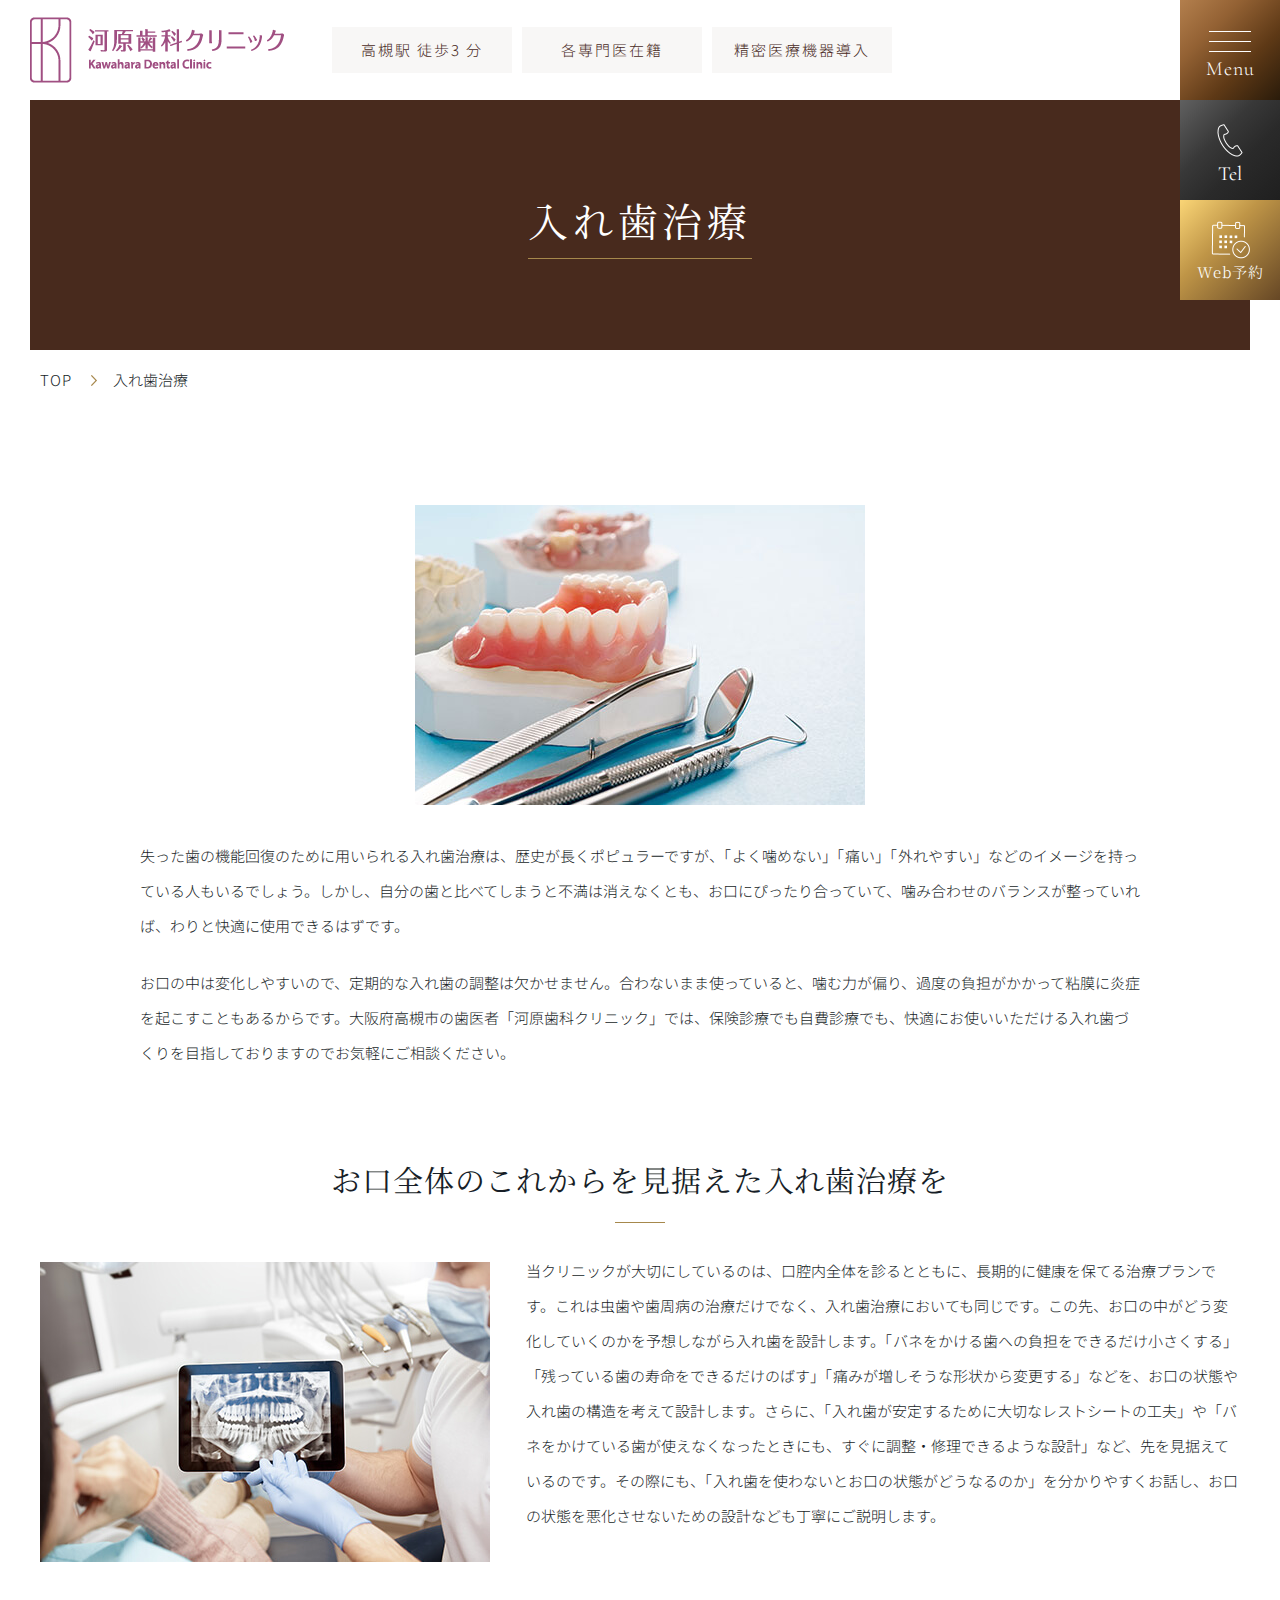
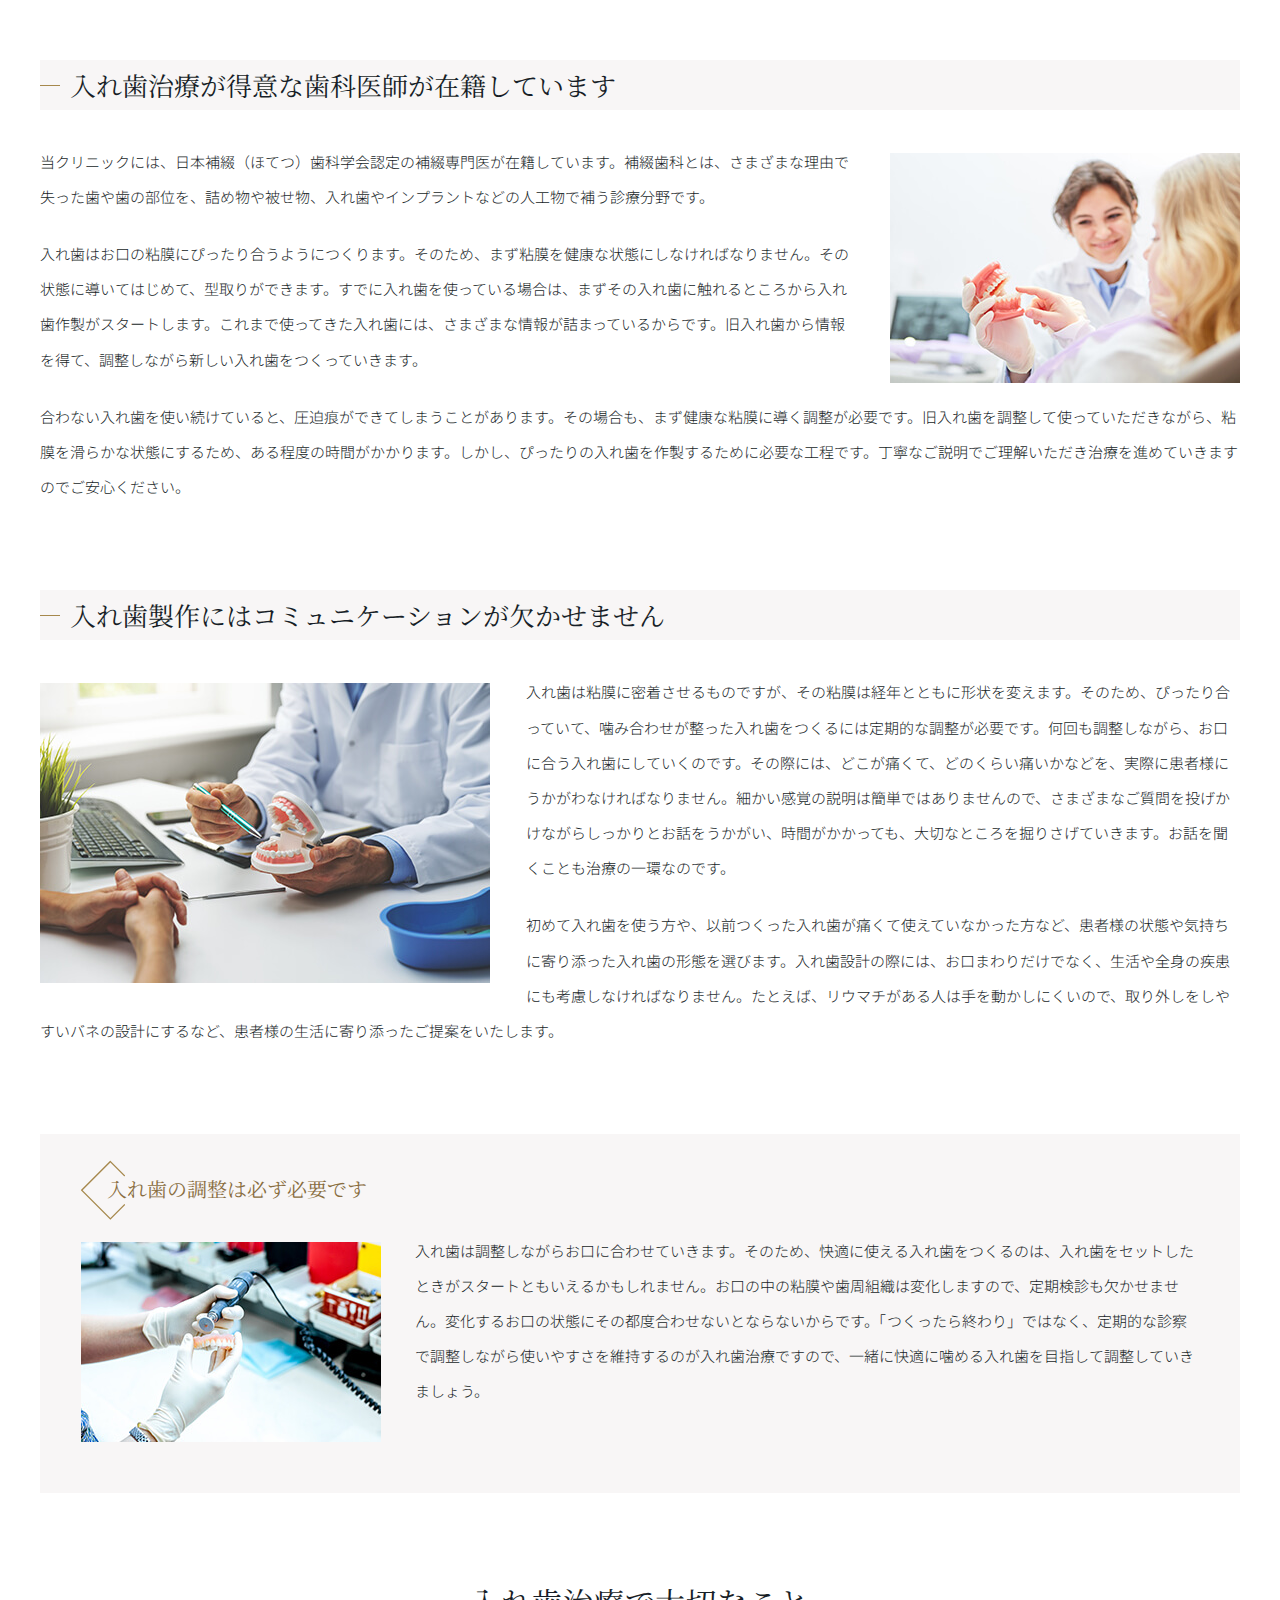
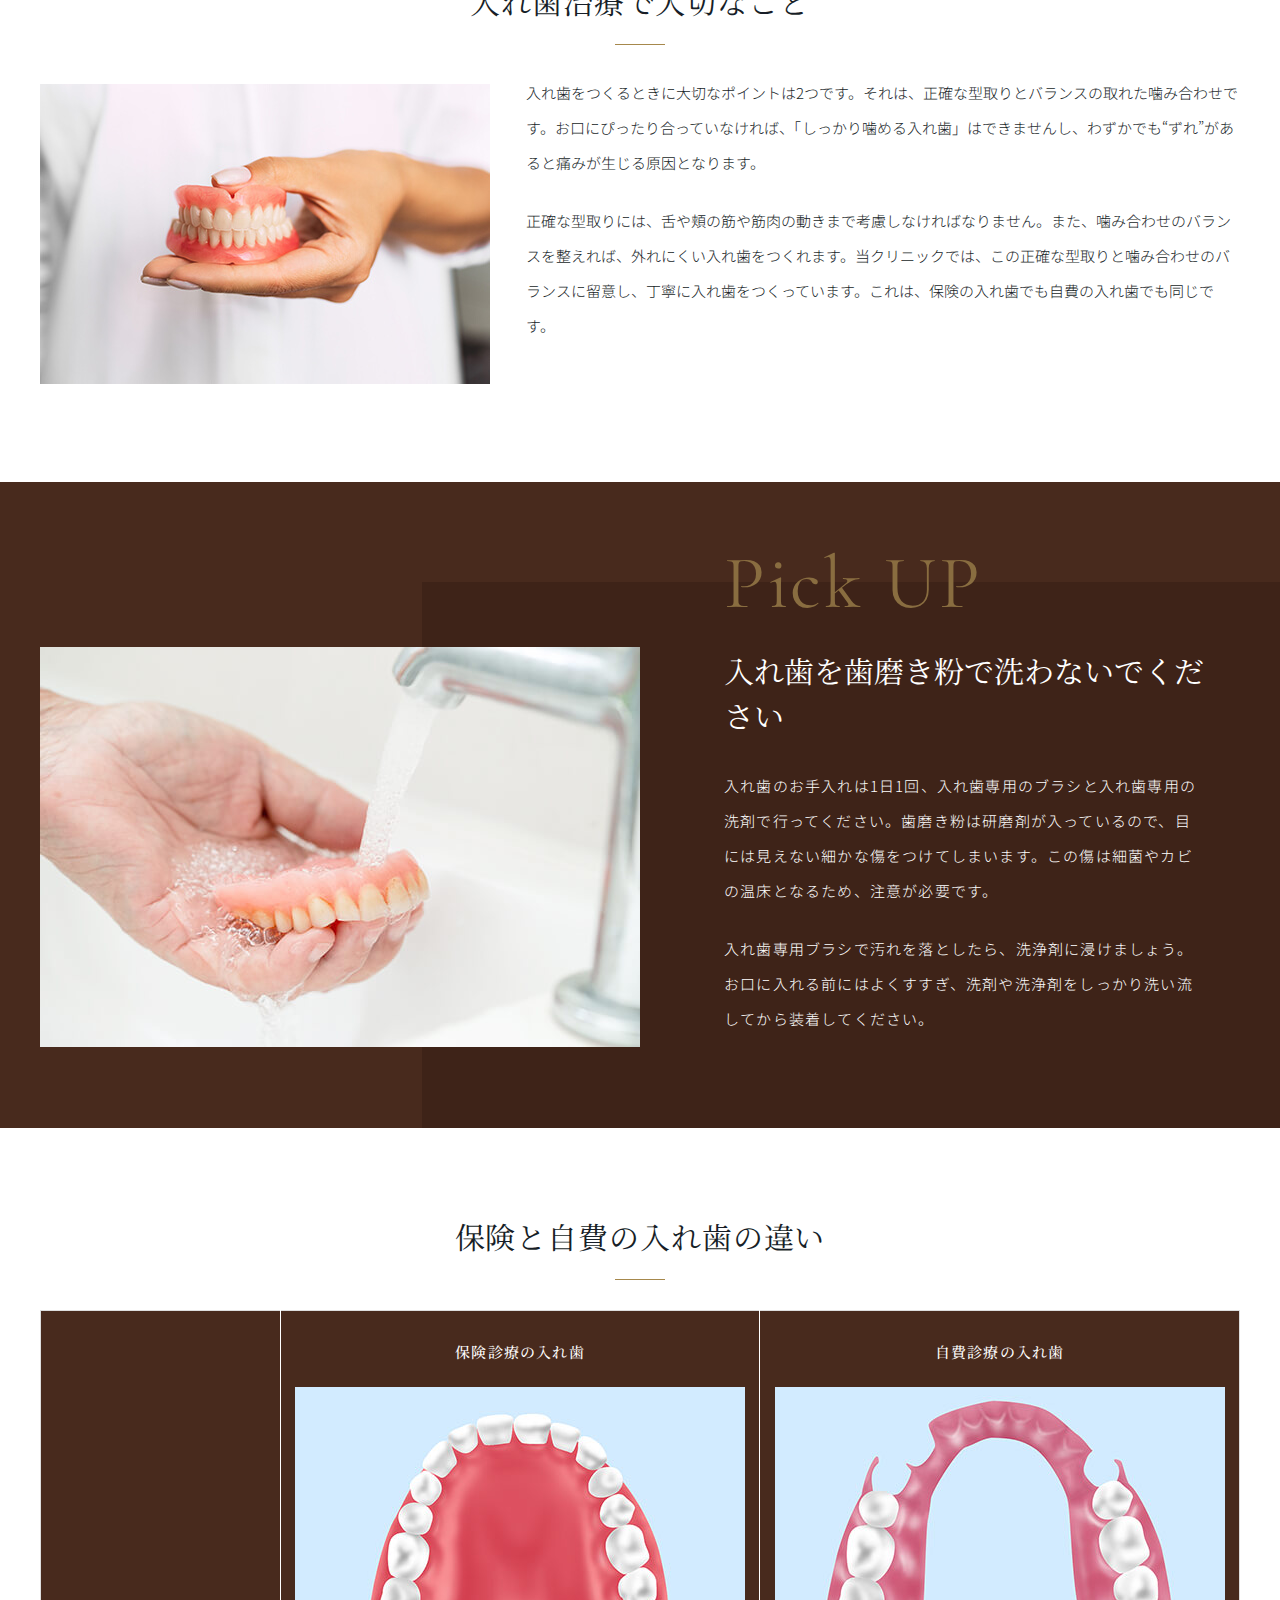
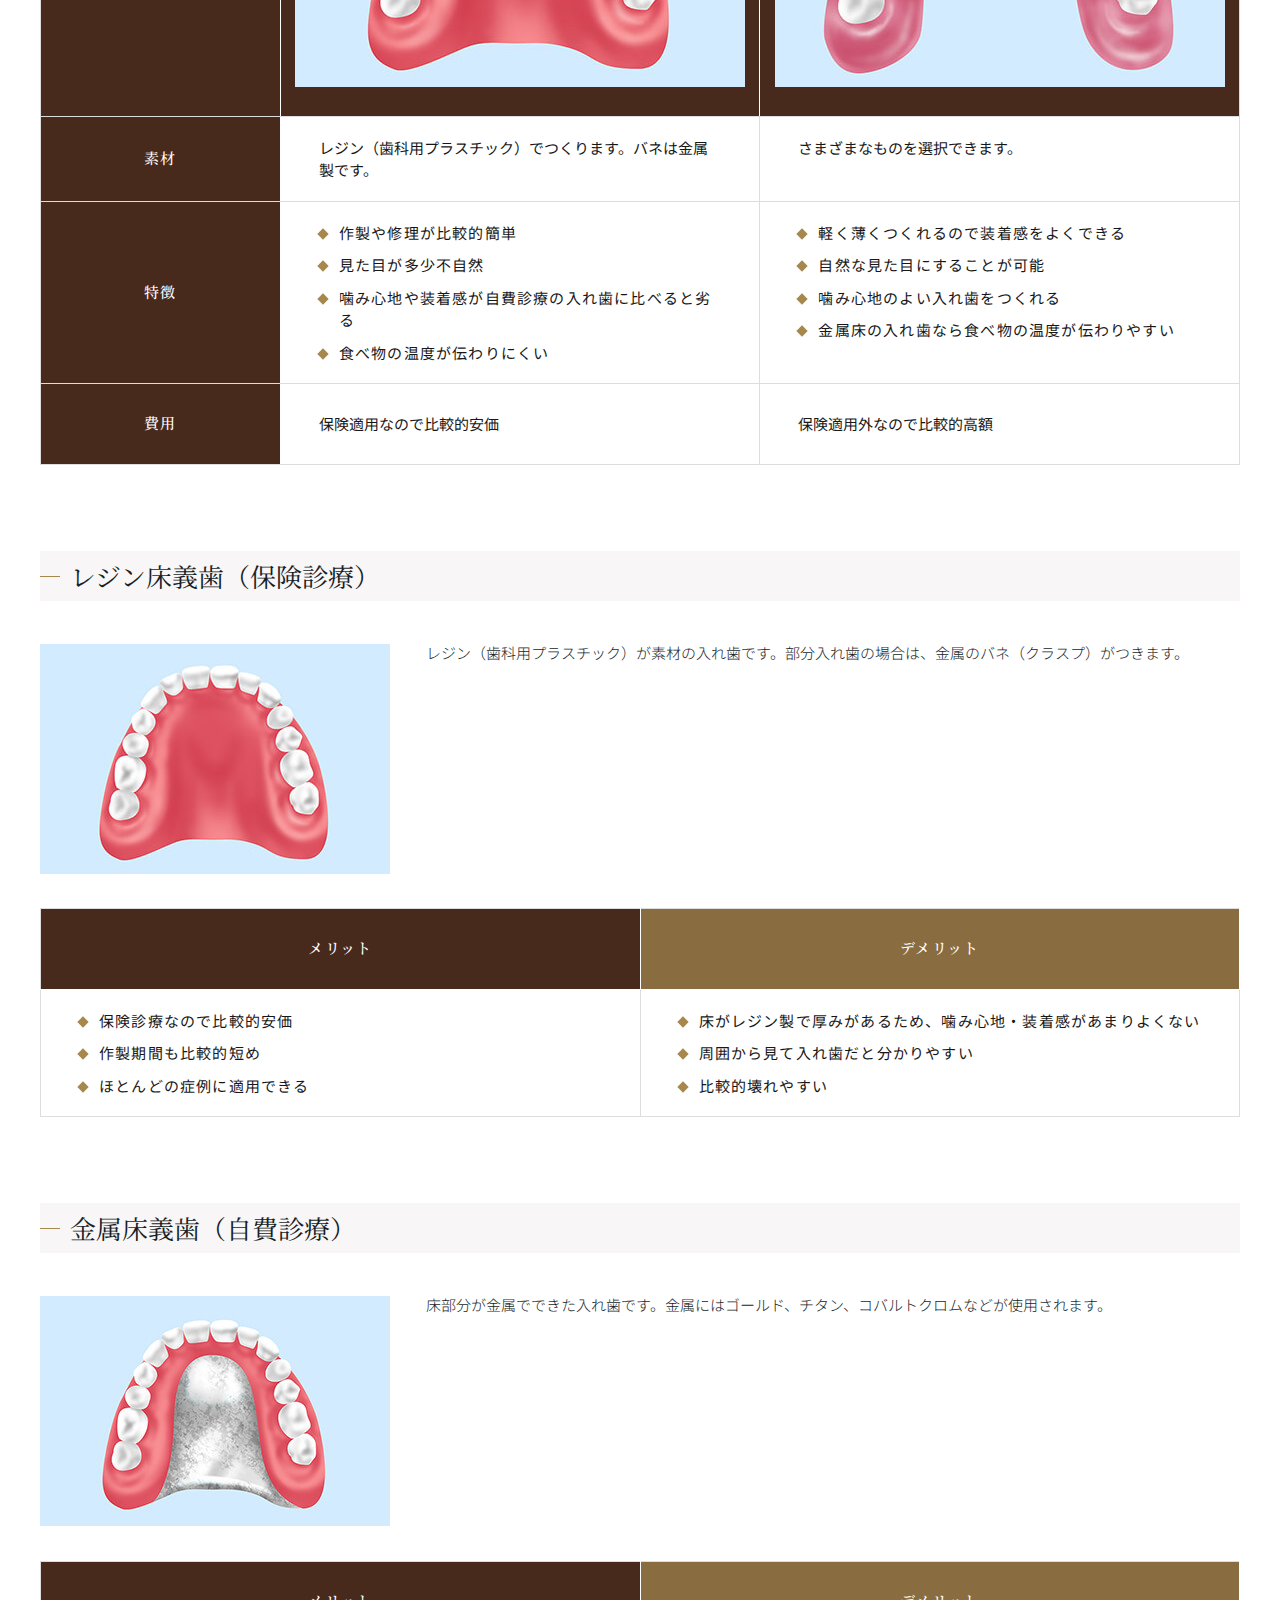
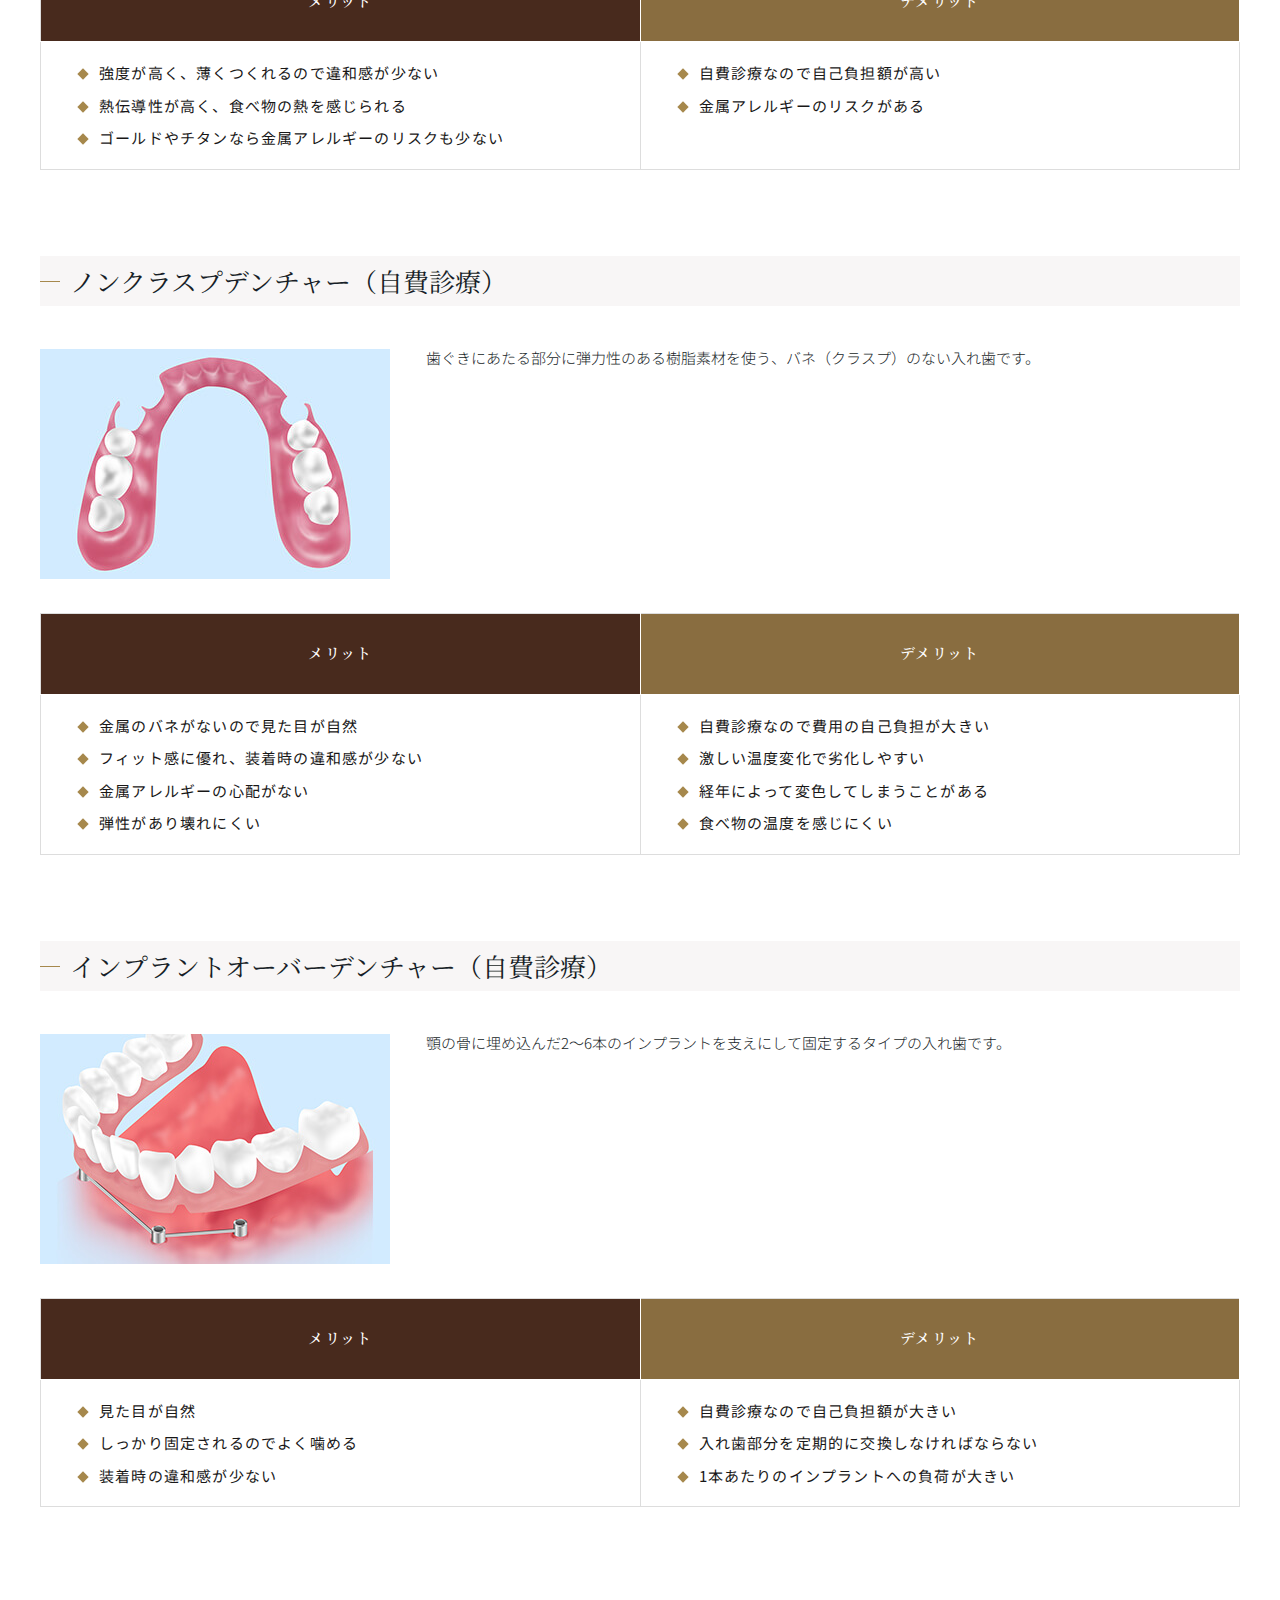
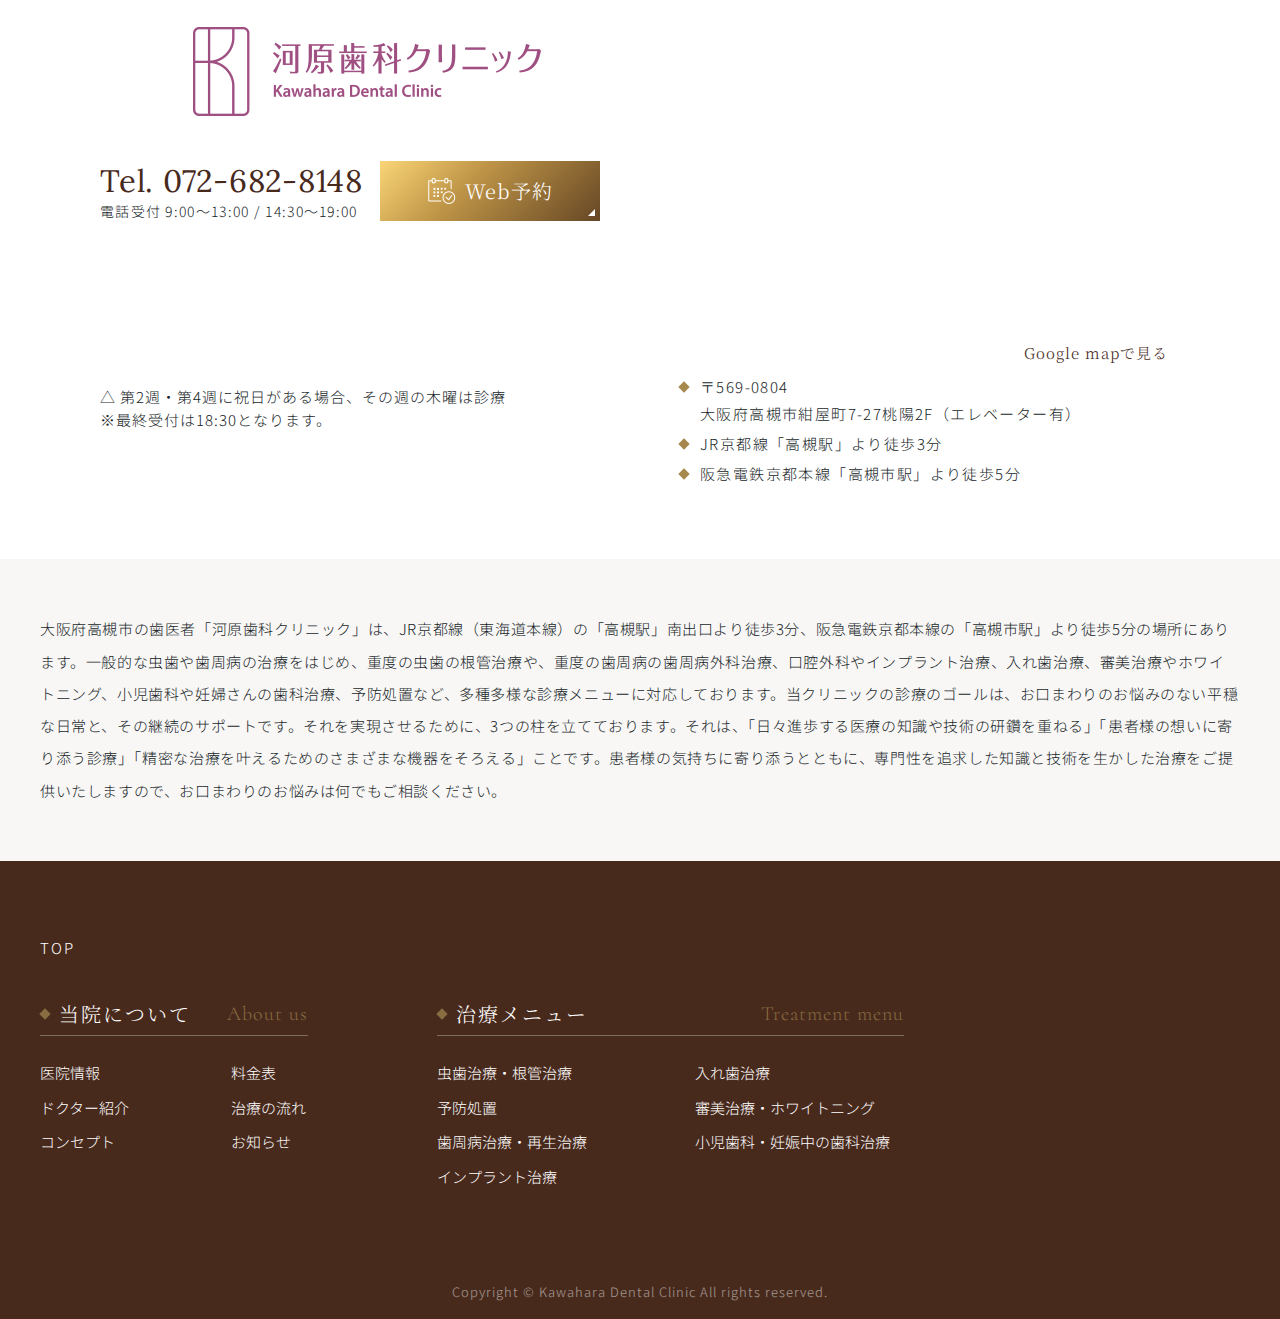
<file: false.html>
<!doctype html>
<html lang="ja">

<head>
    <meta charset="utf-8">
    <meta name="viewport" content="width=device-width, initial-scale=-100%, user-scalable=yes" />
    <meta name="format-detection" content="telephone=no">
    <title>入れ歯治療｜高槻駅徒歩3分の歯医者｜河原歯科クリニック</title>
    <meta name="keywords" content="入れ歯,保険診療,自費診療,噛み合わせ,コミュニケーション">
    <meta name="description" content="高槻市の歯医者「河原歯科クリニック」の入れ歯治療のページです。保険診療にも自費診療にも対応します。お口に合わせて噛み合わせを整え、快適に使える入れ歯を作製します。そのために、患者様とのコミュニケーションを大切に、調整をくり返してお口に合わせます。">
    <link rel="shortcut icon"  href="images/favicon.ico"/>
    <link rel="stylesheet" href="css/under.css">
    <link rel="stylesheet" href="css/under_responsive.css">
    <link rel="stylesheet" href="css/styles.css">
    <link rel="stylesheet" href="css/responsive.css">
    <!-- Global site tag (gtag.js) - Google Analytics -->
    <script async src="https://www.googletagmanager.com/gtag/js?id=UA-136025975-55"></script>
    <script>
    window.dataLayer = window.dataLayer || [];
    function gtag(){dataLayer.push(arguments);}
    gtag('js', new Date());

    gtag('config', 'UA-00000000-00');
    </script>
    <script type="application/ld+json">
        {
            "@context": "http://schema.org",
            "@type": "BreadcrumbList",
            "itemListElement": [
                {
                    "@type": "ListItem",
                    "position": 1,
                    "item": {
                        "@id": "https://www.kawahara-dc.net/",
                        "name": "高槻駅徒歩3分の歯医者｜河原歯科クリニック｜各種専門医在籍・精密医療機器導入"
                    }
                },
                {
                    "@type": "ListItem",
                    "position": 2,
                    "item": {
                        "@id": "https://www.kawahara-dc.net/false.html",
                        "name": "入れ歯治療｜高槻駅徒歩3分の歯医者｜河原歯科クリニック"
                    }
                }
            ]
        }
    </script>

</head>

<body class="under">
    <div id="wrapper">
        <header id="header">
			<div class="container-full">
				<div class="header-wrap">
					<h1 class="logo">
						<a href="https://www.kawahara-dc.net/">
                            <img src="./images/logo.png" class="lo-pc" alt="高槻市の「河原歯科クリニック」の入れ歯治療のページです。安定には調整が大切です。">
							<img src="./images/logo-sp.png" class="lo-sp" alt="高槻市の「河原歯科クリニック」の入れ歯治療のページです。安定には調整が大切です。">
						</a>
					</h1>
					<ul class="header-btn">
						<li>
							高槻駅 徒歩3 分
						</li>
						<li>
							各専門医在籍
						</li>
						<li>
							精密医療機器導入
						</li>
					</ul>
					<p class="menu_icon">
						<span class="mline"></span>
						<span class="mtext">
							Menu
						</span>
					</p>
				</div>
			</div>
		</header>
		<div class="btn-fix">
			<ul class="bf-list">
				<li>
					<p class="bf-ic">
						<img src="./images/ic-tell.png" width="26" height="33" alt="tell">
					</p>
					<p class="bf-tt pc f-cor">Tel</p>
					<p class="bf-tt2 sp f-lora">072-682-8148</p>
					<a href="tel:0726828148" onclick="gtag('event', 'tel', {'event_category': 'sp'});"
						class="bf-lk"></a>
				</li>
				<li>
					<p class="bf-ic">
						<img src="./images/ic-lich.png" width="39" height="38" alt="Web予約">
					</p>
					<p class="bf-tt f-serif">Web予約</p>
					<a href="https://ssl.haisha-yoyaku.jp/m5593528/login/serviceAppoint/index?SITE_CODE=hp"
						target="_blank" rel="noopener" class="bf-lk"></a>
				</li>
			</ul>
		</div>
		<div id="gnavi">
			<div class="gnavi-wrapper">
				<a class="gnavi-top" rel="noopener" href="https://www.kawahara-dc.net/" target="_blank">
					Top
				</a>
				<div class="gnavi-menu">
					<div class="gnavi-item">
						<p class="gnavi-head">
							<span class="f-serif">
								当院について
							</span>
							<span class="f-cor">
								About us
							</span>
						</p>
						<ul class="gnavi-list">
							<li><a href="clinic.html">医院情報</a></li>
							<li><a href="staff.html">ドクター紹介</a></li>
							<li><a href="relief.html">コンセプト</a></li>
							<li><a href="price.html">料金表</a></li>
							<li><a href="flow.html">治療の流れ</a></li>
							<li><a href="blog/">お知らせ</a></li>
						</ul>
					</div>
					<div class="gnavi-item">
						<p class="gnavi-head">
							<span class="f-serif">
								治療メニュー
							</span>
							<span class="f-cor">
								Treatment menu
							</span>
						</p>
						<ul class="gnavi-list">
							<li><a href="general.html">虫歯治療・根管治療</a></li>
							<li><a href="prev.html">予防処置</a></li>
							<li><a href="perio.html">歯周病治療・再生治療</a></li>
							<li><a href="implant.html">インプラント治療</a></li>
							<li><a href="false.html">入れ歯治療</a></li>
							<li><a href="esthe.html">審美治療・ホワイトニング</a></li>
							<li><a href="child.html">小児歯科・妊娠中の歯科治療</a></li>
						</ul>
					</div>
				</div>

				<div class="gnavi-info">
					<div class="gnavi-tkb">
						<p class="tkb-ig">
							<img src="./images/tkb-menu.jpg" width="500" height="130" alt="診療時間">
						</p>
						<p class="tkb-nte">
							<span>△ 第2週・第4週に祝日がある場合､その週の木曜は診療</span>
							<span>※最終受付は18:30となります。</span>
						</p>
					</div>

					<div class="gnavi-itm">
						<div class="gnavi-call">
							<a href="tel:0726828148" class="call-g f-lora">
								Tel. 072-682-8148
							</a>
							<span class="gnavi-time">
								電話受付 9:00～13:00 / 14:30～19:00
							</span>
						</div>

						<a href="https://ssl.haisha-yoyaku.jp/m5593528/login/serviceAppoint/index?SITE_CODE=hp"
							rel="noopener" class="gnavi-web f-serif" target="_blank">
							<img src="./images/ic-time.png" width="28" alt="Web予約">
							Web予約
						</a>
					</div>
				</div>
			</div>
		</div>
        <main id="main">
            <div id="mainvisual">
                <div class="container">
                    <h2 class="under_mv_ttl"><span class="wrap">入れ歯治療</span></h2>
                </div>
            </div>
            <div id="content">
                <ul class="topic_path">
                    <li><a href="https://www.kawahara-dc.net/">TOP</a></li>
                    <li>入れ歯治療</li>
                </ul>
                <div class="section">
                    <div class="under_sec_small_width">
                        <p class="image_c"><img src="images/false_img01.jpg" alt="入れ歯治療"></p>
                        <p>失った歯の機能回復のために用いられる入れ歯治療は、歴史が長くポピュラーですが、「よく噛めない」「痛い」「外れやすい」などのイメージを持っている人もいるでしょう。しかし、自分の歯と比べてしまうと不満は消えなくとも、お口にぴったり合っていて、噛み合わせのバランスが整っていれば、わりと快適に使用できるはずです。</p>
                        <p>お口の中は変化しやすいので、定期的な入れ歯の調整は欠かせません。合わないまま使っていると、噛む力が偏り、過度の負担がかかって粘膜に炎症を起こすこともあるからです。大阪府高槻市の歯医者「河原歯科クリニック」では、保険診療でも自費診療でも、快適にお使いいただける入れ歯づくりを目指しておりますのでお気軽にご相談ください。</p>
                    </div>
                 </div>
                <section>
                    <h3>お口全体のこれからを見据えた入れ歯治療を</h3>
                    <p class="image_l"><img src="images/false_img02.jpg" alt="お口全体のこれからを見据えた入れ歯治療を"></p>
                    <p class="clearfix">当クリニックが大切にしているのは、口腔内全体を診るとともに、長期的に健康を保てる治療プランです。これは虫歯や歯周病の治療だけでなく、入れ歯治療においても同じです。この先、お口の中がどう変化していくのかを予想しながら入れ歯を設計します。「バネをかける歯への負担をできるだけ小さくする」「残っている歯の寿命をできるだけのばす」「痛みが増しそうな形状から変更する」などを、お口の状態や入れ歯の構造を考えて設計します。さらに、「入れ歯が安定するために大切なレストシートの工夫」や「バネをかけている歯が使えなくなったときにも、すぐに調整・修理できるような設計」など、先を見据えているのです。その際にも、「入れ歯を使わないとお口の状態がどうなるのか」を分かりやすくお話し、お口の状態を悪化させないための設計なども丁寧にご説明します。</p>
                </section>
               
                <section>
                    <h4><span class="wrap">入れ歯治療が得意な歯科医師が在籍しています</span></h4>
                    <p class="image_r"><img src="images/false_img03.jpg" alt="入れ歯治療が得意な歯科医師が在籍しています"></p>
                    <p>当クリニックには、日本補綴（ほてつ）歯科学会認定の補綴専門医が在籍しています。補綴歯科とは、さまざまな理由で失った歯や歯の部位を、詰め物や被せ物、入れ歯やインプラントなどの人工物で補う診療分野です。</p>
                    <p>入れ歯はお口の粘膜にぴったり合うようにつくります。そのため、まず粘膜を健康な状態にしなければなりません。その状態に導いてはじめて、型取りができます。すでに入れ歯を使っている場合は、まずその入れ歯に触れるところから入れ歯作製がスタートします。これまで使ってきた入れ歯には、さまざまな情報が詰まっているからです。旧入れ歯から情報を得て、調整しながら新しい入れ歯をつくっていきます。</p>
                    <p class="clearfix">合わない入れ歯を使い続けていると、圧迫痕ができてしまうことがあります。その場合も、まず健康な粘膜に導く調整が必要です。旧入れ歯を調整して使っていただきながら、粘膜を滑らかな状態にするため、ある程度の時間がかかります。しかし、ぴったりの入れ歯を作製するために必要な工程です。丁寧なご説明でご理解いただき治療を進めていきますのでご安心ください。</p>
                </section>
                <section>
                    <h4><span class="wrap">入れ歯製作にはコミュニケーションが欠かせません</span></h4>
                    <p class="image_l"><img src="images/false_img04.jpg" alt="入れ歯製作にはコミュニケーションが欠かせません"></p>
                    <p>入れ歯は粘膜に密着させるものですが、その粘膜は経年とともに形状を変えます。そのため、ぴったり合っていて、噛み合わせが整った入れ歯をつくるには定期的な調整が必要です。何回も調整しながら、お口に合う入れ歯にしていくのです。その際には、どこが痛くて、どのくらい痛いかなどを、実際に患者様にうかがわなければなりません。細かい感覚の説明は簡単ではありませんので、さまざまなご質問を投げかけながらしっかりとお話をうかがい、時間がかかっても、大切なところを掘りさげていきます。お話を聞くことも治療の一環なのです。</p>
                    <p class="clearfix">初めて入れ歯を使う方や、以前つくった入れ歯が痛くて使えていなかった方など、患者様の状態や気持ちに寄り添った入れ歯の形態を選びます。入れ歯設計の際には、お口まわりだけでなく、生活や全身の疾患にも考慮しなければなりません。たとえば、リウマチがある人は手を動かしにくいので、取り外しをしやすいバネの設計にするなど、患者様の生活に寄り添ったご提案をいたします。</p>
                </section>
                <section>
                    <div class="under_frame">
                        <h5><span class="wrap">入れ歯の調整は必ず必要です</span></h5>
                        <p class="image_l"><img src="images/false_img05.jpg" alt="入れ歯の調整は必ず必要です"></p>
                        <p class="clearfix">入れ歯は調整しながらお口に合わせていきます。そのため、快適に使える入れ歯をつくるのは、入れ歯をセットしたときがスタートともいえるかもしれません。お口の中の粘膜や歯周組織は変化しますので、定期検診も欠かせません。変化するお口の状態にその都度合わせないとならないからです。「つくったら終わり」ではなく、定期的な診察で調整しながら使いやすさを維持するのが入れ歯治療ですので、一緒に快適に噛める入れ歯を目指して調整していきましょう。</p>
                    </div>
                </section>
                <section>
                    <h3>入れ歯治療で大切なこと</h3>
                    <p class="image_l"><img src="images/false_img06.jpg" alt="入れ歯治療で大切なこと"></p>
                    <p>入れ歯をつくるときに大切なポイントは2つです。それは、正確な型取りとバランスの取れた噛み合わせです。お口にぴったり合っていなければ、「しっかり噛める入れ歯」はできませんし、わずかでも“ずれ”があると痛みが生じる原因となります。</p>
                    <p class="clearfix">正確な型取りには、舌や頬の筋や筋肉の動きまで考慮しなければなりません。また、噛み合わせのバランスを整えれば、外れにくい入れ歯をつくれます。当クリニックでは、この正確な型取りと噛み合わせのバランスに留意し、丁寧に入れ歯をつくっています。これは、保険の入れ歯でも自費の入れ歯でも同じです。</p>
                </section>
                <div class="section">
                    <div class="under_pk">
                        <div class="pk_container">
                            <p class="pk_img"><img src="images/false_img07.jpg" alt="Pick UP 入れ歯を歯磨き粉で洗わないでください"></p>
                            <div class="pk_info">
                                <h4>
                                    <span class="pk">Pick UP</span>
                                    <span class="pk_ttl">入れ歯を歯磨き粉で洗わないでください</span>
                                </h4>
                                
                                <div class="pk_des">
                                    <p>入れ歯のお手入れは1日1回、入れ歯専用のブラシと入れ歯専用の洗剤で行ってください。歯磨き粉は研磨剤が入っているので、目には見えない細かな傷をつけてしまいます。この傷は細菌やカビの温床となるため、注意が必要です。</p>
                                    <p>入れ歯専用ブラシで汚れを落としたら、洗浄剤に浸けましょう。お口に入れる前にはよくすすぎ、洗剤や洗浄剤をしっかり洗い流してから装着してください。</p>
                                </div>
                            </div>
                        </div>
                    </div>
                </div>
                <section>
                    <h3>保険と自費の入れ歯の違い</h3>
                    <p class="sp note">※表は左右にスクロールして確認することができます。</p>
                    <div class="tbl_scroll">
                        <table class="under_tbl">
                            <tr>
                                <th class="w20">&nbsp;</th>
                                <th class="w40">
                                    <p>保険診療の入れ歯</p>
                                    <p class="img"><img src="images/false_img12.jpg" alt="保険診療の入れ歯"></p>
                                </th>
                                <th class="w40">
                                    <p>自費診療の入れ歯</p>
                                    <p class="img"><img src="images/false_img13.jpg" alt="保険診療の入れ歯"></p>
                                </th>
                            </tr>
                            <tr>
                                <th>素材</th>
                                <td>レジン（歯科用プラスチック）でつくります。バネは金属製です。</td>
                                <td class="vtop">さまざまなものを選択できます。</td>
                            </tr>
                            <tr>
                                <th>特徴</th>
                                <td>
                                    <ul class="under_list">
                                        <li>作製や修理が比較的簡単</li>
                                        <li>見た目が多少不自然</li>
                                        <li>噛み心地や装着感が自費診療の入れ歯に比べると劣る</li>
                                        <li>食べ物の温度が伝わりにくい</li>
                                    </ul>
                                </td>
                                <td class="vtop">
                                    <ul class="under_list">
                                        <li>軽く薄くつくれるので装着感をよくできる</li>
                                        <li>自然な見た目にすることが可能</li>
                                        <li>噛み心地のよい入れ歯をつくれる</li>
                                        <li>金属床の入れ歯なら食べ物の温度が伝わりやすい</li>
                                    </ul>
                                </td>
                            </tr>
                            <tr>
                                <th>費用</th>
                                <td>保険適用なので比較的安価</td>
                                <td>保険適用外なので比較的高額</td>
                            </tr>
                        </table>
                    </div>
                </section>

                <section>
                    <h4><span class="wrap">レジン床義歯（保険診療）</span></h4>
                    <p class="image_l"><img src="images/false_img08.jpg" alt="レジン床義歯（保険診療）"></p>
                    <p class="clearfix">レジン（歯科用プラスチック）が素材の入れ歯です。部分入れ歯の場合は、金属のバネ（クラスプ）がつきます。</p>
                    <table class="under_tbl tbl_block fixed">
                        <tr>
                            <th>メリット</th>
                            <th class="pc bg01">デメリット</th>
                            <td class="sp">
                                <ul class="under_list">
                                    <li>保険診療なので比較的安価</li>
                                    <li>作製期間も比較的短め</li>
                                    <li>ほとんどの症例に適用できる</li>
                                </ul>
                            </td>
                        </tr>
                        <tr>
                            <th class="sp bg01">デメリット</th>
                            <td class="pc">
                                <ul class="under_list">
                                    <li>保険診療なので比較的安価</li>
                                    <li>作製期間も比較的短め</li>
                                    <li>ほとんどの症例に適用できる</li>
                                </ul>
                            </td>
                            <td class="vtop">
                                <ul class="under_list">
                                    <li>床がレジン製で厚みがあるため、噛み心地・装着感があまりよくない</li>
                                    <li>周囲から見て入れ歯だと分かりやすい</li>
                                    <li>比較的壊れやすい</li>
                                </ul>
                            </td>
                        </tr>
                    </table>
                </section>
                <section>
                    <h4><span class="wrap">金属床義歯（自費診療）</span></h4>
                    <p class="image_l"><img src="images/false_img09.jpg" alt="金属床義歯（自費診療）"></p>
                    <p class="clearfix">床部分が金属でできた入れ歯です。金属にはゴールド、チタン、コバルトクロムなどが使用されます。</p>
                    <table class="under_tbl tbl_block fixed">
                        <tr>
                            <th>メリット</th>
                            <th class="pc bg01">デメリット</th>
                            <td class="sp">
                                <ul class="under_list">
                                    <li>強度が高く、薄くつくれるので違和感が少ない</li>
                                    <li>熱伝導性が高く、食べ物の熱を感じられる</li>
                                    <li>ゴールドやチタンなら金属アレルギーのリスクも少ない</li>
                                </ul>
                            </td>
                        </tr>
                        <tr>
                            <th class="sp bg01">デメリット</th>
                            <td class="pc">
                                <ul class="under_list">
                                    <li>強度が高く、薄くつくれるので違和感が少ない</li>
                                    <li>熱伝導性が高く、食べ物の熱を感じられる</li>
                                    <li>ゴールドやチタンなら金属アレルギーのリスクも少ない</li>
                                </ul>
                            </td>
                            <td class="vtop">
                                <ul class="under_list">
                                    <li>自費診療なので自己負担額が高い</li>
                                    <li>金属アレルギーのリスクがある</li>
                                </ul>
                            </td>
                        </tr>
                    </table>
                </section>
                <section>
                    <h4><span class="wrap">ノンクラスプデンチャー（自費診療）</span></h4>
                    <p class="image_l"><img src="images/false_img10.jpg" alt="ノンクラスプデンチャー（自費診療）"></p>
                    <p class="clearfix">歯ぐきにあたる部分に弾力性のある樹脂素材を使う、バネ（クラスプ）のない入れ歯です。</p>
                    <table class="under_tbl tbl_block fixed">
                        <tr>
                            <th>メリット</th>
                            <th class="pc bg01">デメリット</th>
                            <td class="sp">
                                <ul class="under_list">
                                    <li>金属のバネがないので見た目が自然</li>
                                    <li>フィット感に優れ、装着時の違和感が少ない</li>
                                    <li>金属アレルギーの心配がない</li>
                                    <li>弾性があり壊れにくい</li>
                                </ul>
                            </td>
                        </tr>
                        <tr>
                            <th class="sp bg01">デメリット</th>
                            <td class="pc">
                                <ul class="under_list">
                                    <li>金属のバネがないので見た目が自然</li>
                                    <li>フィット感に優れ、装着時の違和感が少ない</li>
                                    <li>金属アレルギーの心配がない</li>
                                    <li>弾性があり壊れにくい</li>
                                </ul>
                            </td>
                            <td class="vtop">
                                <ul class="under_list">
                                    <li>自費診療なので費用の自己負担が大きい</li>
                                    <li>激しい温度変化で劣化しやすい</li>
                                    <li>経年によって変色してしまうことがある</li>
                                    <li>食べ物の温度を感じにくい</li>
                                </ul>
                            </td>
                        </tr>
                    </table>
                </section>
                <section>
                    <h4><span class="wrap">インプラントオーバーデンチャー（自費診療）</span></h4>
                    <p class="image_l"><img src="images/false_img11.jpg" alt="インプラントオーバーデンチャー（自費診療）"></p>
                    <p class="clearfix">顎の骨に埋め込んだ2～6本のインプラントを支えにして固定するタイプの入れ歯です。</p>
                    <table class="under_tbl tbl_block fixed">
                        <tr>
                            <th>メリット</th>
                            <th class="pc bg01">デメリット</th>
                            <td class="sp">
                                <ul class="under_list">
                                    <li>見た目が自然</li>
                                    <li>しっかり固定されるのでよく噛める</li>
                                    <li>装着時の違和感が少ない</li>
                                </ul>
                            </td>
                        </tr>
                        <tr>
                            <th class="sp bg01">デメリット</th>
                            <td class="pc">
                                <ul class="under_list">
                                    <li>見た目が自然</li>
                                    <li>しっかり固定されるのでよく噛める</li>
                                    <li>装着時の違和感が少ない</li>
                                </ul>
                            </td>
                            <td class="vtop">
                                <ul class="under_list">
                                    <li>自費診療なので自己負担額が大きい</li>
                                    <li>入れ歯部分を定期的に交換しなければならない</li>
                                    <li>1本あたりのインプラントへの負荷が大きい</li>
                                </ul>
                            </td>
                        </tr>
                    </table>
                </section>
            </div>
        </main>
        <footer id="footer">
			<div class="footer-top">
				<div class="container">
					<div class="ft-wrapper">
						<div class="ft-cols">
							<div class="ft-item">
								<a href="https://www.kawahara-dc.net/" class="ft-logo">
									<img src="./images/logo-ft.png" alt="河原歯科クリニック高槻市">
								</a>
								<div class="d-flex">
									<div class="ft-call">
										<a href="tel:0726828148"
											onclick="gtag('event', 'tel', {'event_category': 'sp'});"
											class="call-f f-lora">
											Tel. 072-682-8148
										</a>
										<span class="ft-time">
											電話受付 9:00～13:00 / 14:30～19:00
										</span>
									</div>

									<a href="https://ssl.haisha-yoyaku.jp/m5593528/login/serviceAppoint/index?SITE_CODE=hp"
										class="ft-web f-serif" rel="noopener" target="_blank">
										<img src="./images/ic-time.png" loading="lazy" width="28" height="26" alt="Web予約">
										Web予約
									</a>
								</div>

								<div class="ft-tkb">
									<p class="tkb-img">
										<img src="./images/tbl.jpg" loading="lazy" width="500" height="130" alt="診療時間">
									</p>
									<p class="tkb-note">
										<span>△ 第2週・第4週に祝日がある場合、その週の木曜は診療</span>
										<span>※最終受付は18:30となります。</span>
									</p>
								</div>
							</div>
							<div class="ft-item">
								<div class="ft-map">
									<iframe
										src="https://www.google.com/maps/embed?pb=!1m14!1m8!1m3!1d1637.1279467674424!2d135.618174!3d34.849797!3m2!1i1024!2i768!4f13.1!3m3!1m2!1s0x0%3A0xd291f890f3e6bab!2z5rKz5Y6f5q2v56eR44Kv44Oq44OL44OD44Kv!5e0!3m2!1sja!2sjp!4v1650951170935!5m2!1sja!2sjp"
										width="500" height="300" style="border:0;" allowfullscreen="" loading="lazy"
										referrerpolicy="no-referrer-when-downgrade"></iframe>
									<a href="https://goo.gl/maps/6Uq67QjsGnWV8rUMA" class="map-link f-serif"
										target="_blank" rel="noopener">
										Google mapで見る
										<img src="./images/ar-right.png" loading="lazy" width="6" height="11" alt="arrow right">
									</a>
								</div>

								<ul class="ft-list">
									<li>
										〒569-0804 <br>
										大阪府高槻市紺屋町7-27桃陽2F（エレベーター有）
									</li>
									<li>
										JR京都線「高槻駅」より徒歩3分
									</li>
									<li>
										阪急電鉄京都本線「高槻市駅」より徒歩5分
									</li>
								</ul>
							</div>
						</div>
					</div>
				</div>
			</div>
			<div class="footer-mid">
				<div class="container">
					<div class="fm-wrapper">
						<p class="fm-desc">
							大阪府高槻市の歯医者「河原歯科クリニック」は、JR京都線（東海道本線）の「高槻駅」南出口より徒歩3分、阪急電鉄京都本線の「高槻市駅」より徒歩5分の場所にあります。一般的な虫歯や歯周病の治療をはじめ、重度の虫歯の根管治療や、重度の歯周病の歯周病外科治療、口腔外科やインプラント治療、入れ歯治療、審美治療やホワイトニング、小児歯科や妊婦さんの歯科治療、予防処置など、多種多様な診療メニューに対応しております。当クリニックの診療のゴールは、お口まわりのお悩みのない平穏な日常と、その継続のサポートです。それを実現させるために、3つの柱を立てております。それは、「日々進歩する医療の知識や技術の研鑽を重ねる」「患者様の想いに寄り添う診療」「精密な治療を叶えるためのさまざまな機器をそろえる」ことです。患者様の気持ちに寄り添うとともに、専門性を追求した知識と技術を生かした治療をご提供いたしますので、お口まわりのお悩みは何でもご相談ください。
						</p>
					</div>
				</div>
			</div>

			<div class="footer-bottom">
				<div class="container">
					<div class="fb-wrapper">
						<a class="fb-top" loading="lazy" href="https://www.kawahara-dc.net/">
							top
						</a>
						<div class="d-flex">
							<div class="fb-item">
								<p class="fb-head">
									<span class="f-serif">
										当院について
									</span>
									<span class="f-cor">
										About us
									</span>
								</p>
								<ul class="fb-list">
									<li>
										<a href="clinic.html" class="fb-link">医院情報</a>
									</li>
									<li>
										<a href="staff.html" class="fb-link">ドクター紹介</a>
									</li>
									<li>
										<a href="relief.html" class="fb-link">コンセプト</a>
									</li>
									<li>
										<a href="price.html" class="fb-link">料金表</a>
									</li>
									<li>
										<a href="flow.html" class="fb-link">治療の流れ</a>
									</li>
									<li>
										<a href="blog/" class="fb-link">お知らせ</a>
									</li>
								</ul>
							</div>
							<div class="fb-item">
								<p class="fb-head">
									<span class="f-serif">
										治療メニュー
									</span>
									<span class="f-cor">
										Treatment menu
									</span>
								</p>
								<ul class="fb-list">
									<li>
										<a href="general.html" class="fb-link">虫歯治療・根管治療</a>
									</li>
									<li>
										<a href="prev.html" class="fb-link">予防処置</a>
									</li>
									<li>
										<a href="perio.html" class="fb-link">歯周病治療・再生治療</a>
									</li>
									<li>
										<a href="implant.html" class="fb-link">インプラント治療</a>
									</li>
									<li>
										<a href="false.html" class="fb-link">入れ歯治療</a>
									</li>
									<li>
										<a href="esthe.html" class="fb-link">審美治療・ホワイトニング</a>
									</li>
									<li>
										<a href="child.html" class="fb-link">小児歯科・妊娠中の歯科治療</a>
									</li>
								</ul>
							</div>
							<div class="fb-item">
								<a href="https://ssl.haisha-yoyaku.jp/m5593528/login/serviceAppoint/index?SITE_CODE=hp"
									class="fb-web" target="_blank" rel="noopener">
									<img src="./images/fb-img02.jpg" loading="lazy" width="200" height="70" alt="EPARK">
								</a>
								<a href="https://www.shika-town.com/k00001318" class="fb-web" target="_blank"
									rel="noopener">
									<img src="./images/fb-img01.jpg" loading="lazy" width="200" height="70 alt="SHIKA-TOWN">
								</a>
							</div>
						</div>

						<div class="copyright">
							Copyright &#169; Kawahara Dental Clinic All rights reserved.
						</div>
					</div>
				</div>
			</div>

			<p id="totop">
				<a href="#wrapper">
					<img src="./images/ar-top.png" loading="lazy" width="12" height="6" alt="トップへ戻る">
					Top
				</a>
			</p>


		</footer>
    </div>
    <script src="js/jquery.min.js"></script>
    <script src="js/sweetlink.js"></script>
    <script src="js/track-tel.js"></script>
    <script src="js/common.js"></script>

</body>

</html>
</file>
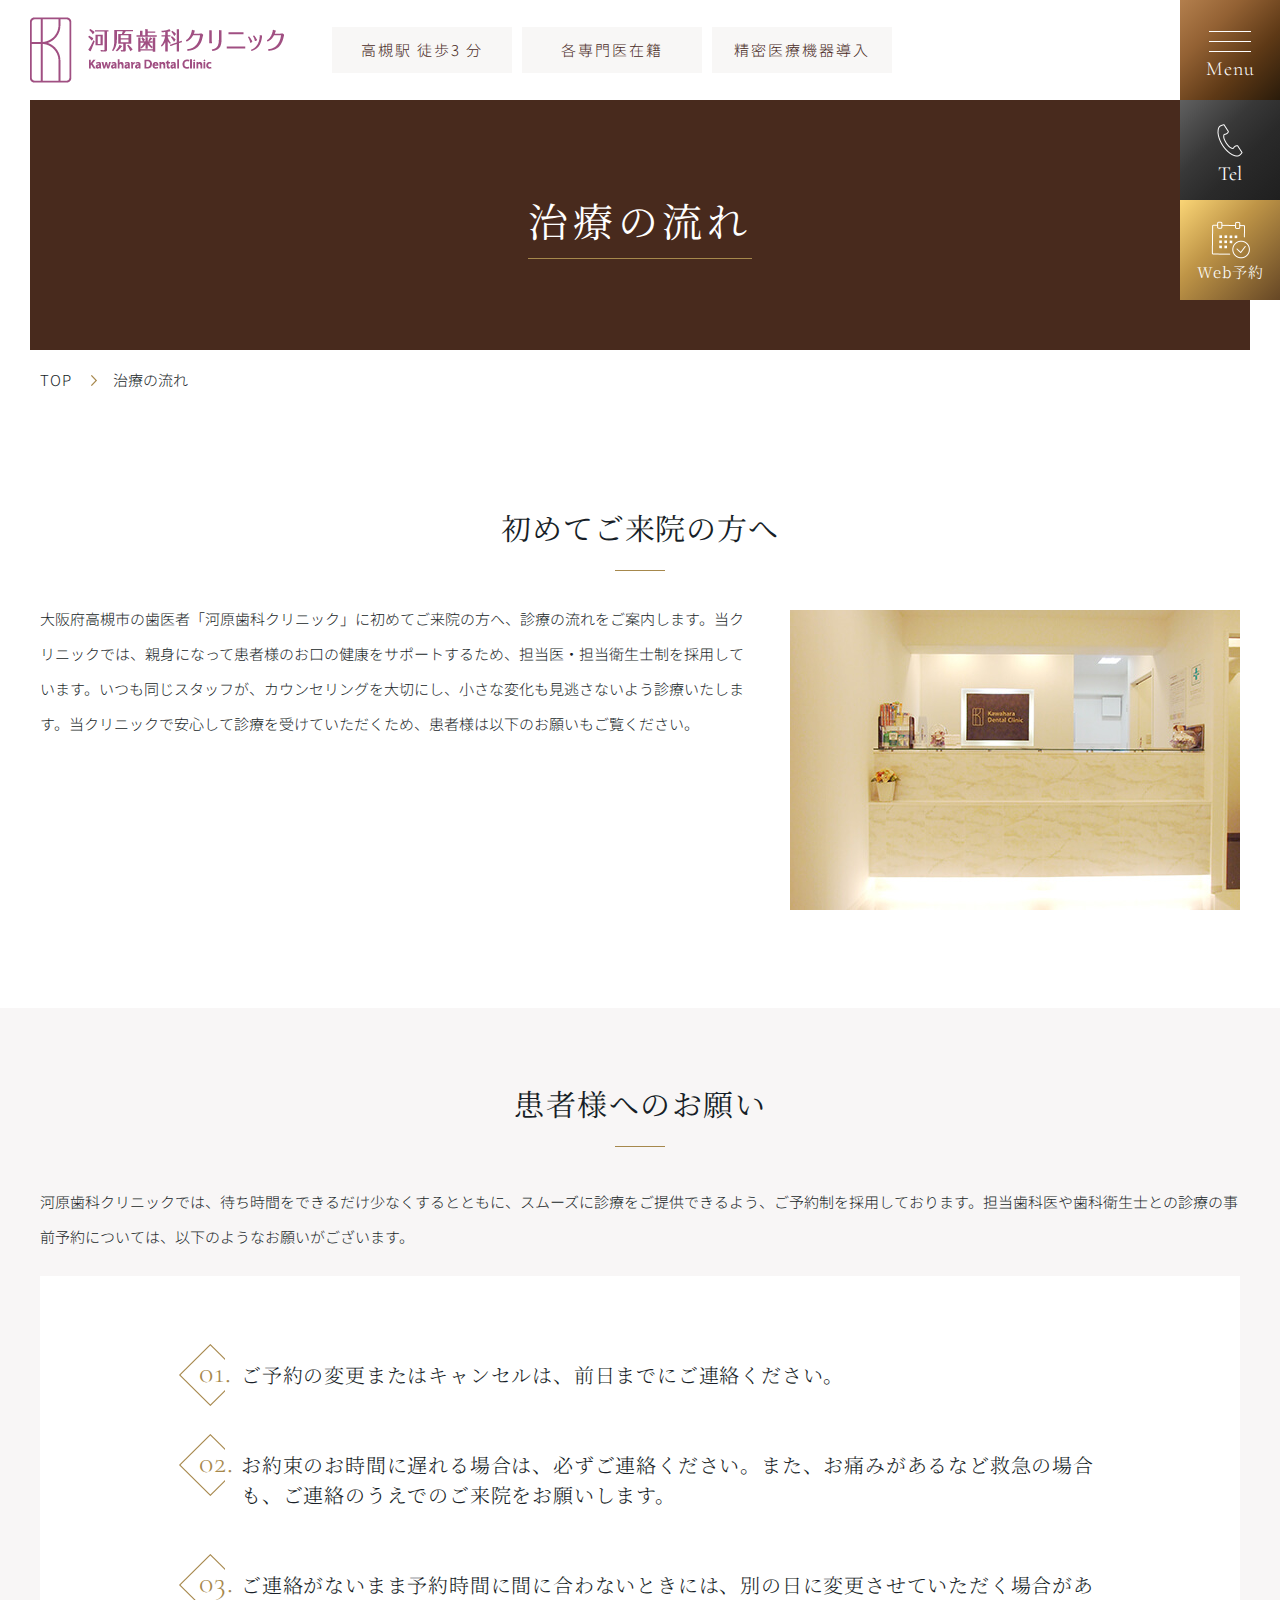
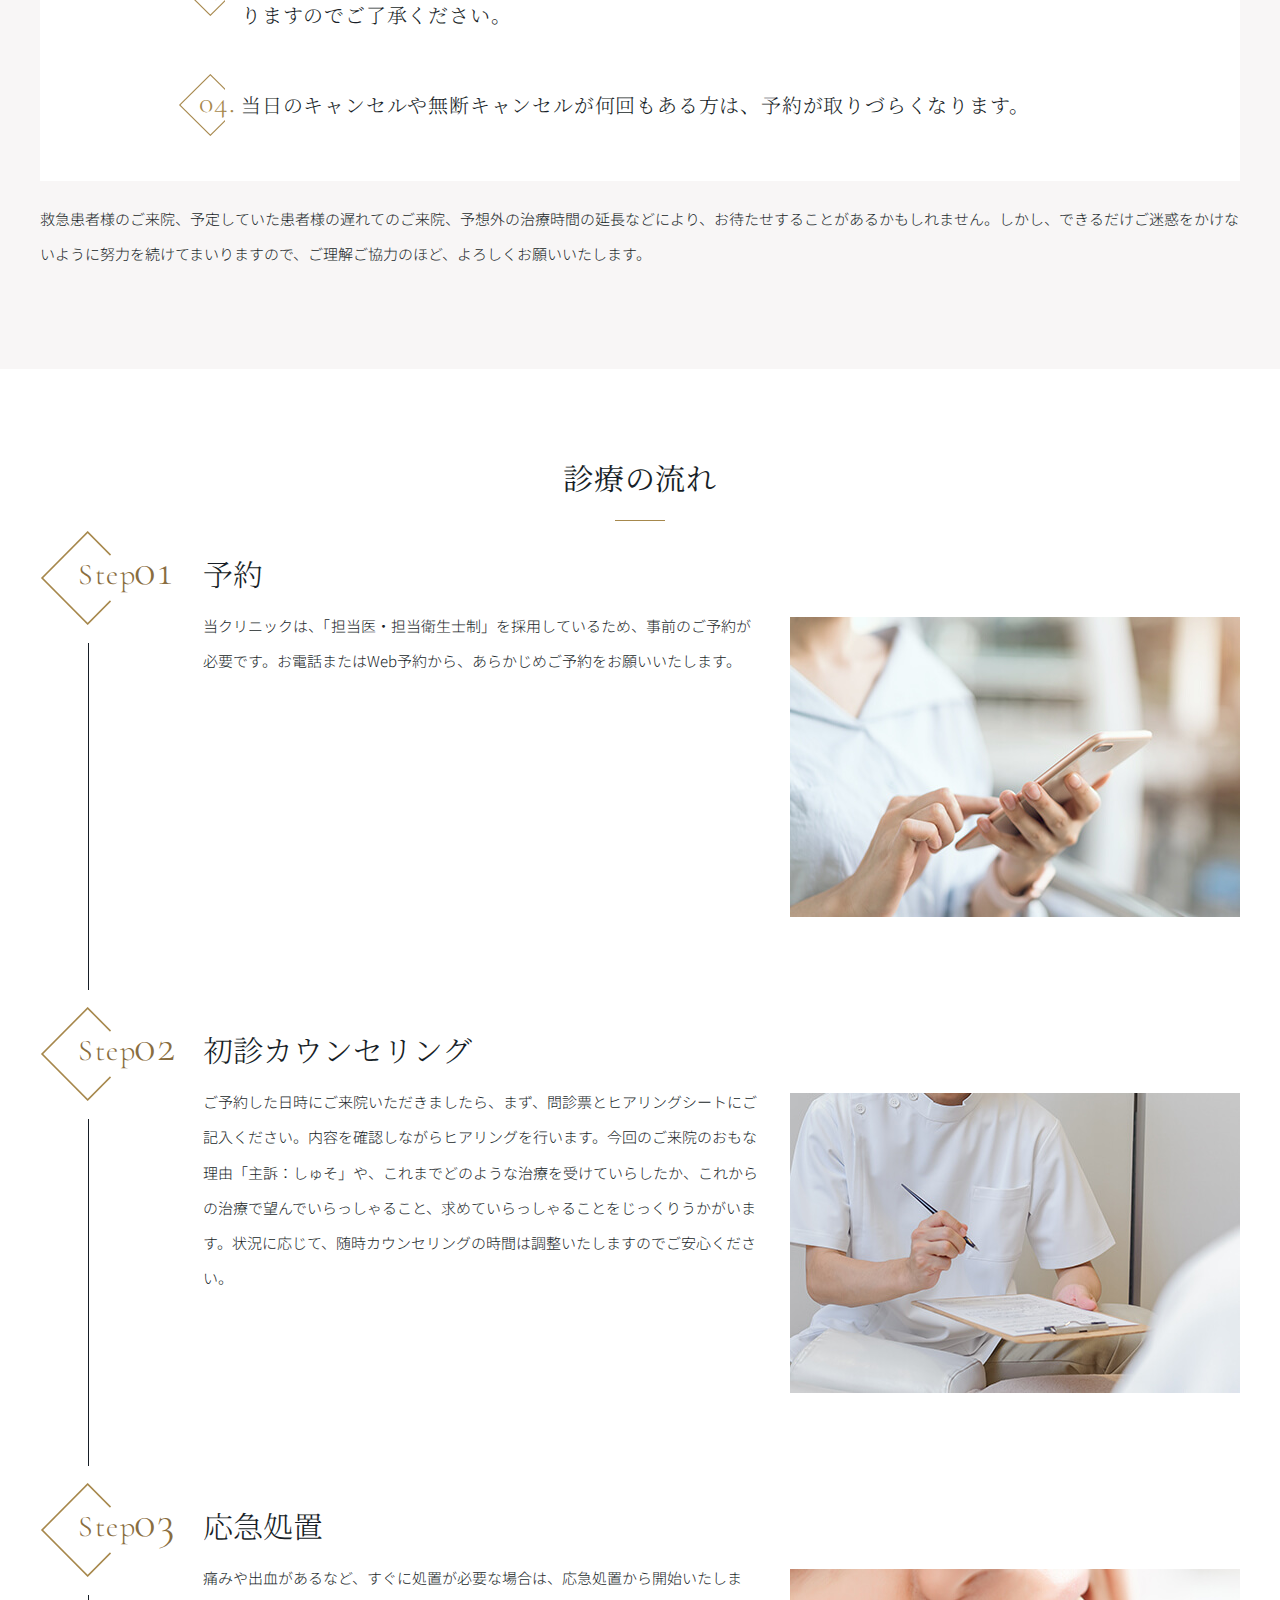
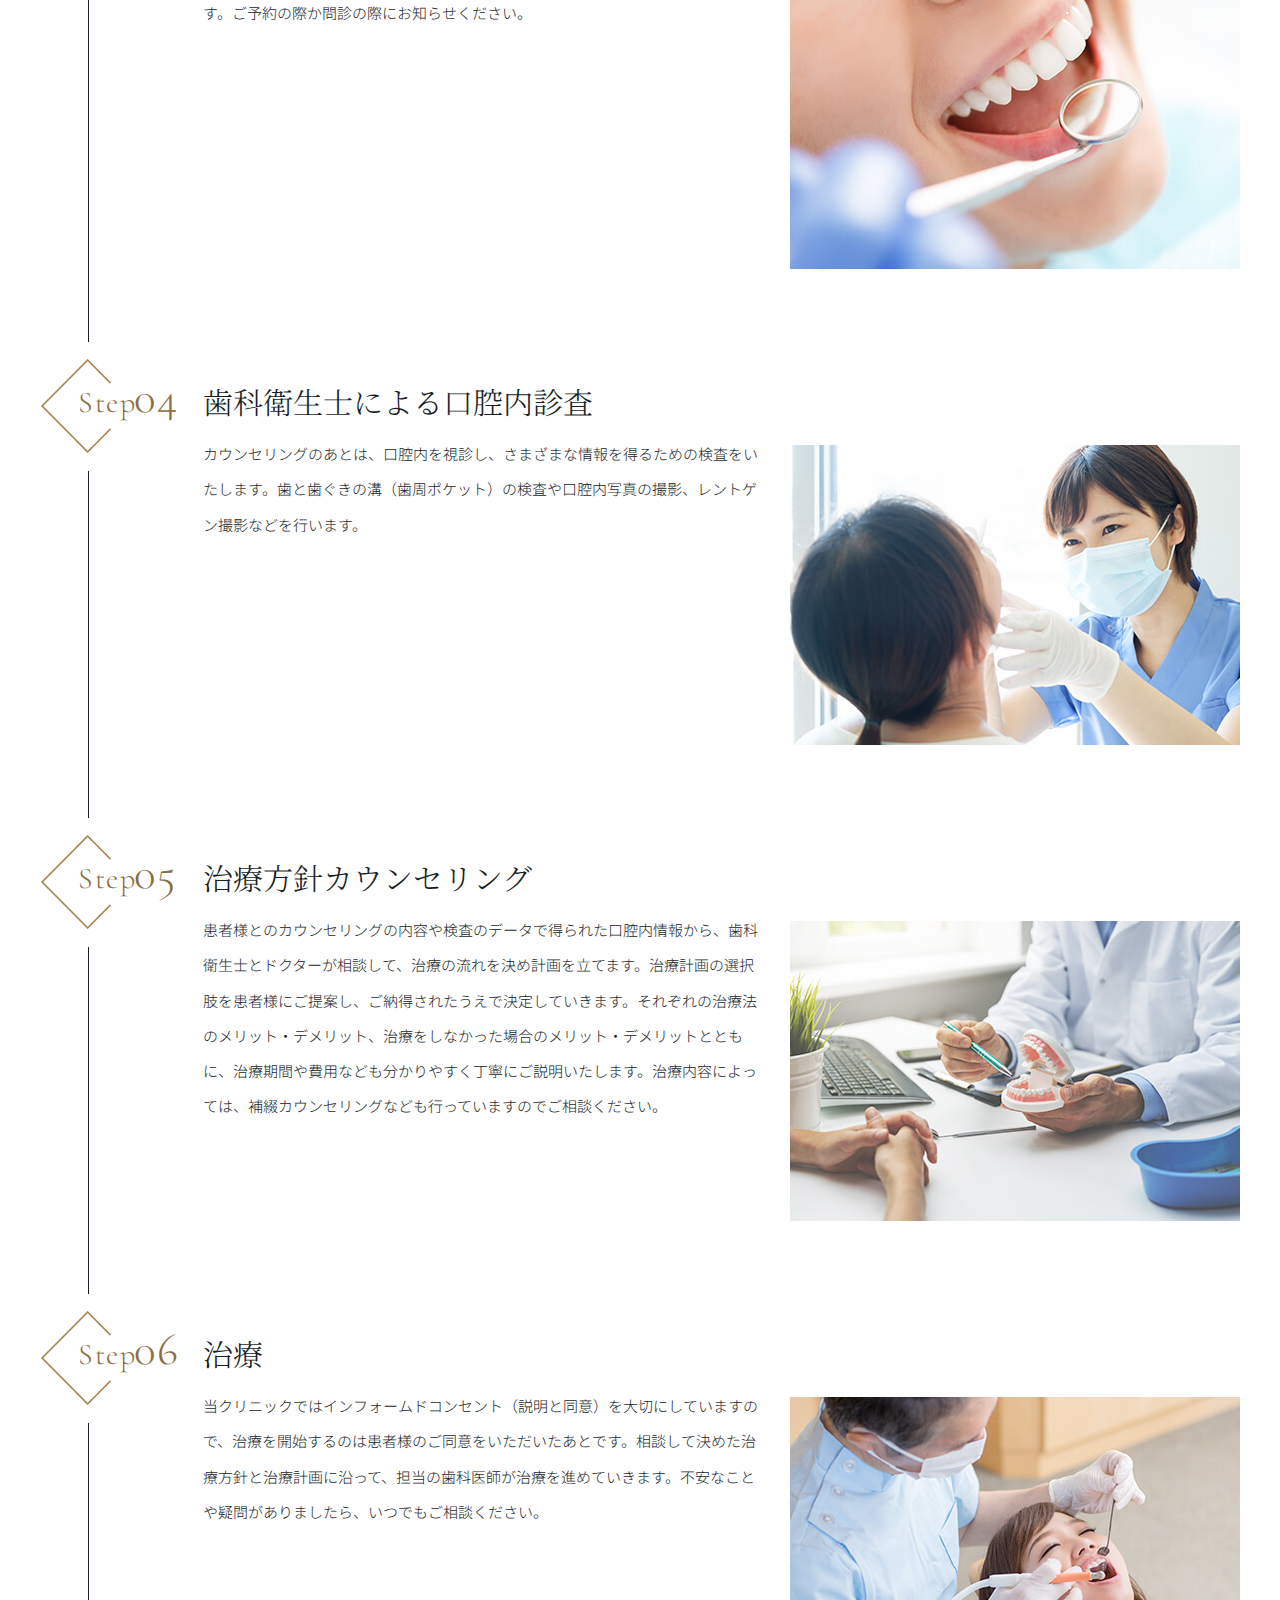
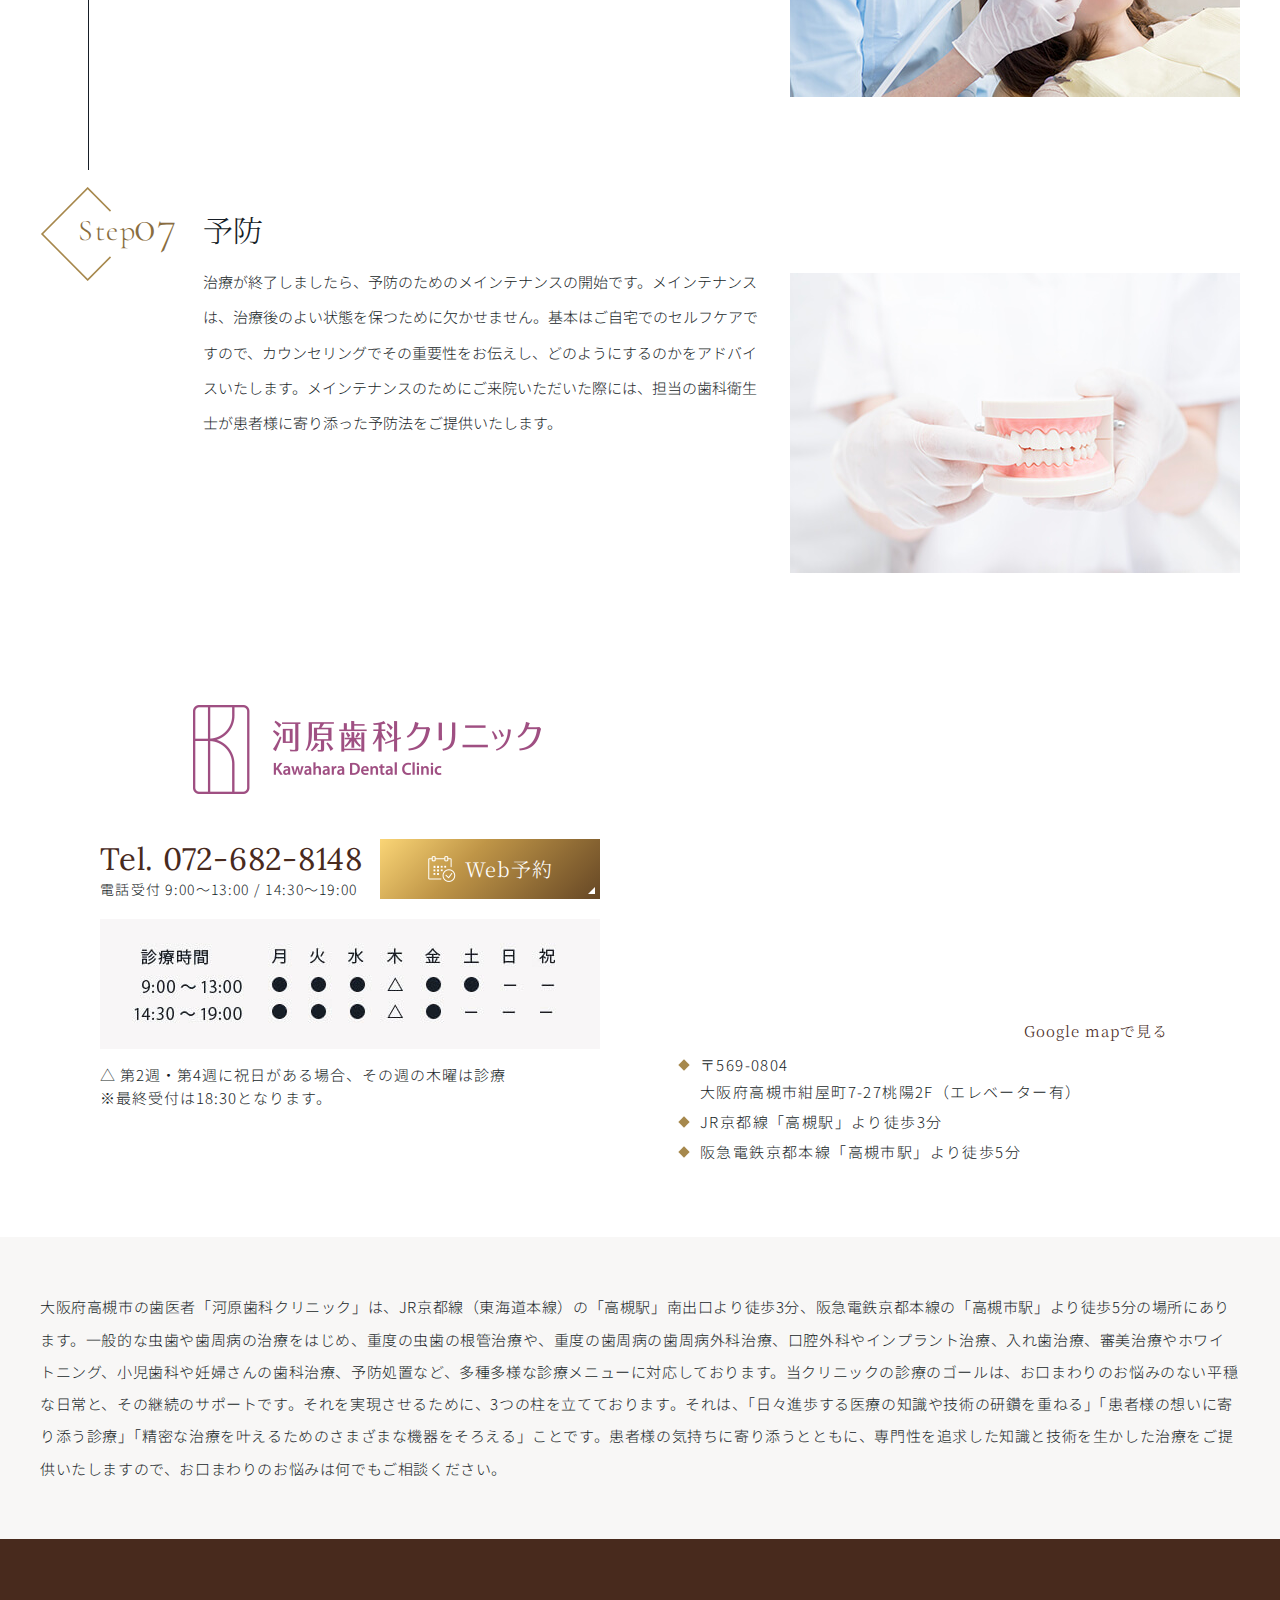
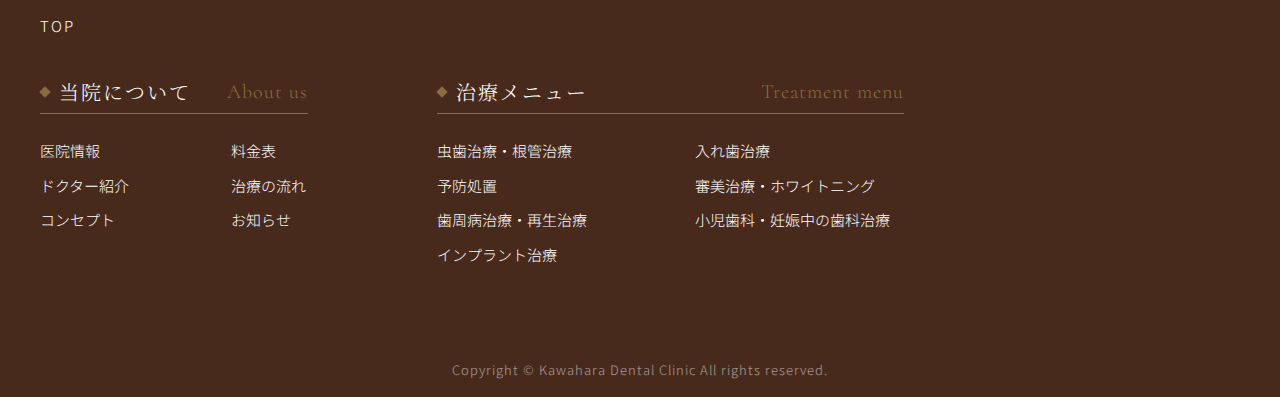
<file: flow.html>
<!doctype html>
<html lang="ja">

<head>
    <meta charset="utf-8">
    <meta name="viewport" content="width=device-width, initial-scale=-100%, user-scalable=yes" />
    <meta name="format-detection" content="telephone=no">
    <title>治療の流れ｜高槻駅徒歩3分の歯医者｜河原歯科クリニック</title>
    <meta name="keywords" content="治療の流れ,ご予約,お願い,担当医,担当衛生士">
    <meta name="description" content="高槻市の歯医者「河原歯科クリニック」の治療の流れのページです。親身になってお口の健康をサポートするため、担当医・担当衛生士制を採用しています。ご予約制ですので、キャンセルについてのお願いもご覧ください。ご予約から治療、予防までの流れです。">
    <link rel="shortcut icon"  href="images/favicon.ico"/>
    <link rel="stylesheet" href="css/under.css">
    <link rel="stylesheet" href="css/under_responsive.css">
    <link rel="stylesheet" href="css/styles.css">
    <link rel="stylesheet" href="css/responsive.css">
    <!-- Global site tag (gtag.js) - Google Analytics -->
    <script async src="https://www.googletagmanager.com/gtag/js?id=UA-136025975-55"></script>
    <script>
    window.dataLayer = window.dataLayer || [];
    function gtag(){dataLayer.push(arguments);}
    gtag('js', new Date());

    gtag('config', 'UA-00000000-00');
    </script>
    <script type="application/ld+json">
        {
            "@context": "http://schema.org",
            "@type": "BreadcrumbList",
            "itemListElement": [
                {
                    "@type": "ListItem",
                    "position": 1,
                    "item": {
                        "@id": "https://www.kawahara-dc.net/",
                        "name": "高槻駅徒歩3分の歯医者｜河原歯科クリニック｜各種専門医在籍・精密医療機器導入"
                    }
                },
                {
                    "@type": "ListItem",
                    "position": 2,
                    "item": {
                        "@id": "https://www.kawahara-dc.net/flow.html",
                        "name": "治療の流れ｜高槻駅徒歩3分の歯医者｜河原歯科クリニック"
                    }
                }
            ]
        }
    </script>
    <script type="application/ld+json">
        {
            "@context": "https://schema.org/",
            "@type": "HowTo",
            "name": "治療の流れ｜高槻駅徒歩3分の歯医者｜河原歯科クリニック",
            "description": "診療の流れ",
            "step": [
                {
                    "@type": "HowToStep",
                    "text": "予約",
                    "image": "https://www.kawahara-dc.net/images/flow_img02.jpg",
                    "name": "当クリニックは、「担当医・担当衛生士制」を採用しているため、事前のご予約が必要です。お電話またはWeb予約から、あらかじめご予約をお願いいたします。"
                },
                {
                    "@type": "HowToStep",
                    "text": "初診カウンセリング",
                    "image": "https://www.kawahara-dc.net/images/flow_img03.jpg",
                    "name": "ご予約した日時にご来院いただきましたら、まず、問診票とヒアリングシートにご記入ください。内容を確認しながらヒアリングを行います。今回のご来院のおもな理由「主訴：しゅそ」や、これまでどのような治療を受けていらしたか、これからの治療で望んでいらっしゃること、求めていらっしゃることをじっくりうかがいます。状況に応じて、随時カウンセリングの時間は調整いたしますのでご安心ください。"
                },
                {
                    "@type": "HowToStep",
                    "text": "応急処置",
                    "image": "https://www.kawahara-dc.net/images/flow_img04.jpg",
                    "name": "痛みや出血があるなど、すぐに処置が必要な場合は、応急処置から開始いたします。ご予約の際か問診の際にお知らせください。"
                },
                {
                    "@type": "HowToStep",
                    "text": "歯科衛生士による口腔内診査",
                    "image": "https://www.kawahara-dc.net/images/flow_img05.jpg",
                    "name": "カウンセリングのあとは、口腔内を視診し、さまざまな情報を得るための検査をいたします。歯と歯ぐきの溝（歯周ポケット）の検査や口腔内写真の撮影、レントゲン撮影などを行います。"
                },
                {
                    "@type": "HowToStep",
                    "text": "治療方針カウンセリング",
                    "image": "https://www.kawahara-dc.net/images/flow_img06.jpg",
                    "name": "患者様とのカウンセリングの内容や検査のデータで得られた口腔内情報から、歯科衛生士とドクターが相談して、治療の流れを決め計画を立てます。治療計画の選択肢を患者様にご提案し、ご納得されたうえで決定していきます。それぞれの治療法のメリット・デメリット、治療をしなかった場合のメリット・デメリットとともに、治療期間や費用なども分かりやすく丁寧にご説明いたします。治療内容によっては、補綴カウンセリングなども行っていますのでご相談ください。"
                },
                {
                    "@type": "HowToStep",
                    "text": "治療",
                    "image": "https://www.kawahara-dc.net/images/flow_img07.jpg",
                    "name": "当クリニックではインフォームドコンセント（説明と同意）を大切にしていますので、治療を開始するのは患者様のご同意をいただいたあとです。相談して決めた治療方針と治療計画に沿って、担当の歯科医師が治療を進めていきます。不安なことや疑問がありましたら、いつでもご相談ください。"
                },
                {
                    "@type": "HowToStep",
                    "text": "予防",
                    "image": "https://www.kawahara-dc.net/images/flow_img08.jpg",
                    "name": "治療が終了しましたら、予防のためのメインテナンスの開始です。メインテナンスは、治療後のよい状態を保つために欠かせません。基本はご自宅でのセルフケアですので、カウンセリングでその重要性をお伝えし、どのようにするのかをアドバイスいたします。メインテナンスのためにご来院いただいた際には、担当の歯科衛生士が患者様に寄り添った予防法をご提供いたします。"
                }
            ]
        }
    </script>	
</head>

<body class="under">
    <div id="wrapper">
        <header id="header">
			<div class="container-full">
				<div class="header-wrap">
					<h1 class="logo">
						<a href="https://www.kawahara-dc.net/">
							<img src="./images/logo.png" class="lo-pc" alt="担当医・担当衛生士制を採用する「河原歯科クリニック」の治療の流れのページです。">
							<img src="./images/logo-sp.png" class="lo-sp" alt="担当医・担当衛生士制を採用する「河原歯科クリニック」の治療の流れのページです。">
						</a>
					</h1>
					<ul class="header-btn">
						<li>
							高槻駅 徒歩3 分
						</li>
						<li>
							各専門医在籍
						</li>
						<li>
							精密医療機器導入
						</li>
					</ul>
					<p class="menu_icon">
						<span class="mline"></span>
						<span class="mtext">
							Menu
						</span>
					</p>
				</div>
			</div>
		</header>
		<div class="btn-fix">
			<ul class="bf-list">
				<li>
					<p class="bf-ic">
						<img src="./images/ic-tell.png" width="26" height="33" alt="tell">
					</p>
					<p class="bf-tt pc f-cor">Tel</p>
					<p class="bf-tt2 sp f-lora">072-682-8148</p>
					<a href="tel:0726828148" onclick="gtag('event', 'tel', {'event_category': 'sp'});"
						class="bf-lk"></a>
				</li>
				<li>
					<p class="bf-ic">
						<img src="./images/ic-lich.png" width="39" height="38" alt="Web予約">
					</p>
					<p class="bf-tt f-serif">Web予約</p>
					<a href="https://ssl.haisha-yoyaku.jp/m5593528/login/serviceAppoint/index?SITE_CODE=hp"
						target="_blank" rel="noopener" class="bf-lk"></a>
				</li>
			</ul>
		</div>
		<div id="gnavi">
			<div class="gnavi-wrapper">
				<a class="gnavi-top" rel="noopener" href="https://www.kawahara-dc.net/" target="_blank">
					Top
				</a>
				<div class="gnavi-menu">
					<div class="gnavi-item">
						<p class="gnavi-head">
							<span class="f-serif">
								当院について
							</span>
							<span class="f-cor">
								About us
							</span>
						</p>
						<ul class="gnavi-list">
							<li><a href="clinic.html">医院情報</a></li>
							<li><a href="staff.html">ドクター紹介</a></li>
							<li><a href="relief.html">コンセプト</a></li>
							<li><a href="price.html">料金表</a></li>
							<li><a href="flow.html">治療の流れ</a></li>
							<li><a href="blog/">お知らせ</a></li>
						</ul>
					</div>
					<div class="gnavi-item">
						<p class="gnavi-head">
							<span class="f-serif">
								治療メニュー
							</span>
							<span class="f-cor">
								Treatment menu
							</span>
						</p>
						<ul class="gnavi-list">
							<li><a href="general.html">虫歯治療・根管治療</a></li>
							<li><a href="prev.html">予防処置</a></li>
							<li><a href="perio.html">歯周病治療・再生治療</a></li>
							<li><a href="implant.html">インプラント治療</a></li>
							<li><a href="false.html">入れ歯治療</a></li>
							<li><a href="esthe.html">審美治療・ホワイトニング</a></li>
							<li><a href="child.html">小児歯科・妊娠中の歯科治療</a></li>
						</ul>
					</div>
				</div>

				<div class="gnavi-info">
					<div class="gnavi-tkb">
						<p class="tkb-ig">
							<img src="./images/tkb-menu.jpg" width="500" height="130" alt="診療時間">
						</p>
						<p class="tkb-nte">
							<span>△ 第2週・第4週に祝日がある場合､その週の木曜は診療</span>
							<span>※最終受付は18:30となります。</span>
						</p>
					</div>

					<div class="gnavi-itm">
						<div class="gnavi-call">
							<a href="tel:0726828148" class="call-g f-lora">
								Tel. 072-682-8148
							</a>
							<span class="gnavi-time">
								電話受付 9:00～13:00 / 14:30～19:00
							</span>
						</div>

						<a href="https://ssl.haisha-yoyaku.jp/m5593528/login/serviceAppoint/index?SITE_CODE=hp"
							rel="noopener" class="gnavi-web f-serif" target="_blank">
							<img src="./images/ic-time.png" width="28" alt="Web予約">
							Web予約
						</a>
					</div>
				</div>
			</div>
		</div>
        <main id="main">
            <div id="mainvisual">
                <div class="container">
                    <h2 class="under_mv_ttl"><span class="wrap">治療の流れ</span></h2>
                </div>
            </div>
            <div id="content">
                <ul class="topic_path">
                    <li><a href="https://www.kawahara-dc.net/">TOP</a></li>
                    <li>治療の流れ</li>
                </ul>
                <section>
                    <h3>初めてご来院の方へ</h3>
                    <p class="image_r"><img src="images/flow_img01.jpg" alt="初めてご来院の方へ"></p>
                    <p class="clearfix">大阪府高槻市の歯医者「河原歯科クリニック」に初めてご来院の方へ、診療の流れをご案内します。当クリニックでは、親身になって患者様のお口の健康をサポートするため、担当医・担当衛生士制を採用しています。いつも同じスタッフが、カウンセリングを大切にし、小さな変化も見逃さないよう診療いたします。当クリニックで安心して診療を受けていただくため、患者様は以下のお願いもご覧ください。</p>
                </section>
                <div class="section">
                    <div class="under_list_box">
                        <div class="under_list_box_container">
                            <h3 class="under_h3_style01">患者様へのお願い</h3>
                            <p>河原歯科クリニックでは、待ち時間をできるだけ少なくするとともに、スムーズに診療をご提供できるよう、ご予約制を採用しております。担当歯科医や歯科衛生士との診療の事前予約については、以下のようなお願いがございます。</p>
                            <div class="under_list_frame mb20">
                                <ul class="under_list_num">
                                    <li>ご予約の変更またはキャンセルは、前日までにご連絡ください。</li>
                                    <li>お約束のお時間に遅れる場合は、必ずご連絡ください。また、お痛みがあるなど救急の場合も、ご連絡のうえでのご来院をお願いします。</li>
                                    <li>ご連絡がないまま予約時間に間に合わないときには、別の日に変更させていただく場合がありますのでご了承ください。</li>
                                    <li>当日のキャンセルや無断キャンセルが何回もある方は、予約が取りづらくなります。</li>
                                </ul>
                            </div>
                            <p>救急患者様のご来院、予定していた患者様の遅れてのご来院、予想外の治療時間の延長などにより、お待たせすることがあるかもしれません。しかし、できるだけご迷惑をかけないように努力を続けてまいりますので、ご理解ご協力のほど、よろしくお願いいたします。</p>
                        </div>
                    </div>
                </div>
                <section>
                    <h3>診療の流れ</h3>
                    <div class="under_step01">
                        <dl class="under_step01_item">
                            <dt class="under_step01_ttl">
                                <span class="wrap">
                                    <span class="step">Step</span>
                                    <span class="num">01</span>
                                </span>
                            </dt>
                            <dd class="under_step01_content">
                                <p class="ttl">予約</p>
                                <div class="under_step_des">
                                    <p class="image_r"><img src="images/flow_img02.jpg" alt="初めてご来院の方へ"></p>
                                    <p class="clearfix">当クリニックは、「担当医・担当衛生士制」を採用しているため、事前のご予約が必要です。お電話またはWeb予約から、あらかじめご予約をお願いいたします。</p>
                                </div>
                            </dd>
                        </dl>
                        <dl class="under_step01_item">
                            <dt class="under_step01_ttl">
                                <span class="wrap">
                                    <span class="step">Step</span>
                                    <span class="num">02</span>
                                </span>
                            </dt>
                            <dd class="under_step01_content">
                                <p class="ttl">初診カウンセリング</p>
                                <div class="under_step_des">
                                    <p class="image_r"><img src="images/flow_img03.jpg" alt="初診カウンセリング"></p>
                                    <p class="clearfix">ご予約した日時にご来院いただきましたら、まず、問診票とヒアリングシートにご記入ください。内容を確認しながらヒアリングを行います。今回のご来院のおもな理由「主訴：しゅそ」や、これまでどのような治療を受けていらしたか、これからの治療で望んでいらっしゃること、求めていらっしゃることをじっくりうかがいます。状況に応じて、随時カウンセリングの時間は調整いたしますのでご安心ください。</p>
                                </div>
                            </dd>
                        </dl>
                        <dl class="under_step01_item">
                            <dt class="under_step01_ttl">
                                <span class="wrap">
                                    <span class="step">Step</span>
                                    <span class="num">03</span>
                                </span>
                            </dt>
                            <dd class="under_step01_content">
                                <p class="ttl">応急処置</p>
                                <div class="under_step_des">
                                    <p class="image_r"><img src="images/flow_img04.jpg" alt="応急処置"></p>
                                    <p class="clearfix">痛みや出血があるなど、すぐに処置が必要な場合は、応急処置から開始いたします。ご予約の際か問診の際にお知らせください。</p>
                                </div>
                            </dd>
                        </dl>
                        <dl class="under_step01_item">
                            <dt class="under_step01_ttl">
                                <span class="wrap">
                                    <span class="step">Step</span>
                                    <span class="num">04</span>
                                </span>
                            </dt>
                            <dd class="under_step01_content">
                                <p class="ttl">歯科衛生士による口腔内診査</p>
                                <div class="under_step_des">
                                    <p class="image_r"><img src="images/flow_img05.jpg" alt="歯科衛生士による口腔内診査"></p>
                                    <p class="clearfix">カウンセリングのあとは、口腔内を視診し、さまざまな情報を得るための検査をいたします。歯と歯ぐきの溝（歯周ポケット）の検査や口腔内写真の撮影、レントゲン撮影などを行います。</p>
                                </div>
                            </dd>
                        </dl>
                        <dl class="under_step01_item">
                            <dt class="under_step01_ttl">
                                <span class="wrap">
                                    <span class="step">Step</span>
                                    <span class="num">05</span>
                                </span>
                            </dt>
                            <dd class="under_step01_content">
                                <p class="ttl">治療方針カウンセリング</p>
                                <div class="under_step_des">
                                    <p class="image_r"><img src="images/flow_img06.jpg" alt="治療方針カウンセリング"></p>
                                    <p class="clearfix">患者様とのカウンセリングの内容や検査のデータで得られた口腔内情報から、歯科衛生士とドクターが相談して、治療の流れを決め計画を立てます。治療計画の選択肢を患者様にご提案し、ご納得されたうえで決定していきます。それぞれの治療法のメリット・デメリット、治療をしなかった場合のメリット・デメリットとともに、治療期間や費用なども分かりやすく丁寧にご説明いたします。治療内容によっては、補綴カウンセリングなども行っていますのでご相談ください。</p>
                                </div>
                            </dd>
                        </dl>
                        <dl class="under_step01_item">
                            <dt class="under_step01_ttl">
                                <span class="wrap">
                                    <span class="step">Step</span>
                                    <span class="num">06</span>
                                </span>
                            </dt>
                            <dd class="under_step01_content">
                                <p class="ttl">治療</p>
                                <div class="under_step_des">
                                    <p class="image_r"><img src="images/flow_img07.jpg" alt="治療"></p>
                                    <p class="clearfix">当クリニックではインフォームドコンセント（説明と同意）を大切にしていますので、治療を開始するのは患者様のご同意をいただいたあとです。相談して決めた治療方針と治療計画に沿って、担当の歯科医師が治療を進めていきます。不安なことや疑問がありましたら、いつでもご相談ください。</p>
                                </div>
                            </dd>
                        </dl>
                        <dl class="under_step01_item">
                            <dt class="under_step01_ttl">
                                <span class="wrap">
                                    <span class="step">Step</span>
                                    <span class="num">07</span>
                                </span>
                            </dt>
                            <dd class="under_step01_content">
                                <p class="ttl">予防</p>
                                <div class="under_step_des">
                                    <p class="image_r"><img src="images/flow_img08.jpg" alt="予防"></p>
                                    <p class="clearfix">治療が終了しましたら、予防のためのメインテナンスの開始です。メインテナンスは、治療後のよい状態を保つために欠かせません。基本はご自宅でのセルフケアですので、カウンセリングでその重要性をお伝えし、どのようにするのかをアドバイスいたします。メインテナンスのためにご来院いただいた際には、担当の歯科衛生士が患者様に寄り添った予防法をご提供いたします。</p>
                                </div>
                            </dd>
                        </dl>
                    </div>
                </section>
            </div>
        </main>
        <footer id="footer">
			<div class="footer-top">
				<div class="container">
					<div class="ft-wrapper">
						<div class="ft-cols">
							<div class="ft-item">
								<a href="https://www.kawahara-dc.net/" class="ft-logo">
									<img src="./images/logo-ft.png" alt="河原歯科クリニック高槻市">
								</a>
								<div class="d-flex">
									<div class="ft-call">
										<a href="tel:0726828148"
											onclick="gtag('event', 'tel', {'event_category': 'sp'});"
											class="call-f f-lora">
											Tel. 072-682-8148
										</a>
										<span class="ft-time">
											電話受付 9:00～13:00 / 14:30～19:00
										</span>
									</div>

									<a href="https://ssl.haisha-yoyaku.jp/m5593528/login/serviceAppoint/index?SITE_CODE=hp"
										class="ft-web f-serif" rel="noopener" target="_blank">
										<img src="./images/ic-time.png" loading="lazy" width="28" height="26" alt="Web予約">
										Web予約
									</a>
								</div>

								<div class="ft-tkb">
									<p class="tkb-img">
										<img src="./images/tbl.jpg" loading="lazy" width="500" height="130" alt="診療時間">
									</p>
									<p class="tkb-note">
										<span>△ 第2週・第4週に祝日がある場合、その週の木曜は診療</span>
										<span>※最終受付は18:30となります。</span>
									</p>
								</div>
							</div>
							<div class="ft-item">
								<div class="ft-map">
									<iframe
										src="https://www.google.com/maps/embed?pb=!1m14!1m8!1m3!1d1637.1279467674424!2d135.618174!3d34.849797!3m2!1i1024!2i768!4f13.1!3m3!1m2!1s0x0%3A0xd291f890f3e6bab!2z5rKz5Y6f5q2v56eR44Kv44Oq44OL44OD44Kv!5e0!3m2!1sja!2sjp!4v1650951170935!5m2!1sja!2sjp"
										width="500" height="300" style="border:0;" allowfullscreen="" loading="lazy"
										referrerpolicy="no-referrer-when-downgrade"></iframe>
									<a href="https://goo.gl/maps/6Uq67QjsGnWV8rUMA" class="map-link f-serif"
										target="_blank" rel="noopener">
										Google mapで見る
										<img src="./images/ar-right.png" loading="lazy" width="6" height="11" alt="arrow right">
									</a>
								</div>

								<ul class="ft-list">
									<li>
										〒569-0804 <br>
										大阪府高槻市紺屋町7-27桃陽2F（エレベーター有）
									</li>
									<li>
										JR京都線「高槻駅」より徒歩3分
									</li>
									<li>
										阪急電鉄京都本線「高槻市駅」より徒歩5分
									</li>
								</ul>
							</div>
						</div>
					</div>
				</div>
			</div>
			<div class="footer-mid">
				<div class="container">
					<div class="fm-wrapper">
						<p class="fm-desc">
							大阪府高槻市の歯医者「河原歯科クリニック」は、JR京都線（東海道本線）の「高槻駅」南出口より徒歩3分、阪急電鉄京都本線の「高槻市駅」より徒歩5分の場所にあります。一般的な虫歯や歯周病の治療をはじめ、重度の虫歯の根管治療や、重度の歯周病の歯周病外科治療、口腔外科やインプラント治療、入れ歯治療、審美治療やホワイトニング、小児歯科や妊婦さんの歯科治療、予防処置など、多種多様な診療メニューに対応しております。当クリニックの診療のゴールは、お口まわりのお悩みのない平穏な日常と、その継続のサポートです。それを実現させるために、3つの柱を立てております。それは、「日々進歩する医療の知識や技術の研鑽を重ねる」「患者様の想いに寄り添う診療」「精密な治療を叶えるためのさまざまな機器をそろえる」ことです。患者様の気持ちに寄り添うとともに、専門性を追求した知識と技術を生かした治療をご提供いたしますので、お口まわりのお悩みは何でもご相談ください。
						</p>
					</div>
				</div>
			</div>

			<div class="footer-bottom">
				<div class="container">
					<div class="fb-wrapper">
						<a class="fb-top" loading="lazy" href="https://www.kawahara-dc.net/">
							top
						</a>
						<div class="d-flex">
							<div class="fb-item">
								<p class="fb-head">
									<span class="f-serif">
										当院について
									</span>
									<span class="f-cor">
										About us
									</span>
								</p>
								<ul class="fb-list">
									<li>
										<a href="clinic.html" class="fb-link">医院情報</a>
									</li>
									<li>
										<a href="staff.html" class="fb-link">ドクター紹介</a>
									</li>
									<li>
										<a href="relief.html" class="fb-link">コンセプト</a>
									</li>
									<li>
										<a href="price.html" class="fb-link">料金表</a>
									</li>
									<li>
										<a href="flow.html" class="fb-link">治療の流れ</a>
									</li>
									<li>
										<a href="blog/" class="fb-link">お知らせ</a>
									</li>
								</ul>
							</div>
							<div class="fb-item">
								<p class="fb-head">
									<span class="f-serif">
										治療メニュー
									</span>
									<span class="f-cor">
										Treatment menu
									</span>
								</p>
								<ul class="fb-list">
									<li>
										<a href="general.html" class="fb-link">虫歯治療・根管治療</a>
									</li>
									<li>
										<a href="prev.html" class="fb-link">予防処置</a>
									</li>
									<li>
										<a href="perio.html" class="fb-link">歯周病治療・再生治療</a>
									</li>
									<li>
										<a href="implant.html" class="fb-link">インプラント治療</a>
									</li>
									<li>
										<a href="false.html" class="fb-link">入れ歯治療</a>
									</li>
									<li>
										<a href="esthe.html" class="fb-link">審美治療・ホワイトニング</a>
									</li>
									<li>
										<a href="child.html" class="fb-link">小児歯科・妊娠中の歯科治療</a>
									</li>
								</ul>
							</div>
							<div class="fb-item">
								<a href="https://ssl.haisha-yoyaku.jp/m5593528/login/serviceAppoint/index?SITE_CODE=hp"
									class="fb-web" target="_blank" rel="noopener">
									<img src="./images/fb-img02.jpg" loading="lazy" width="200" height="70" alt="EPARK">
								</a>
								<a href="https://www.shika-town.com/k00001318" class="fb-web" target="_blank"
									rel="noopener">
									<img src="./images/fb-img01.jpg" loading="lazy" width="200" height="70 alt="SHIKA-TOWN">
								</a>
							</div>
						</div>

						<div class="copyright">
							Copyright &#169; Kawahara Dental Clinic All rights reserved.
						</div>
					</div>
				</div>
			</div>

			<p id="totop">
				<a href="#wrapper">
					<img src="./images/ar-top.png" loading="lazy" width="12" height="6" alt="トップへ戻る">
					Top
				</a>
			</p>


		</footer>
    </div>
    <script src="js/jquery.min.js"></script>
    <script src="js/sweetlink.js"></script>
    <script src="js/track-tel.js"></script>
    <script src="js/common.js"></script>
</body>

</html>
</file>
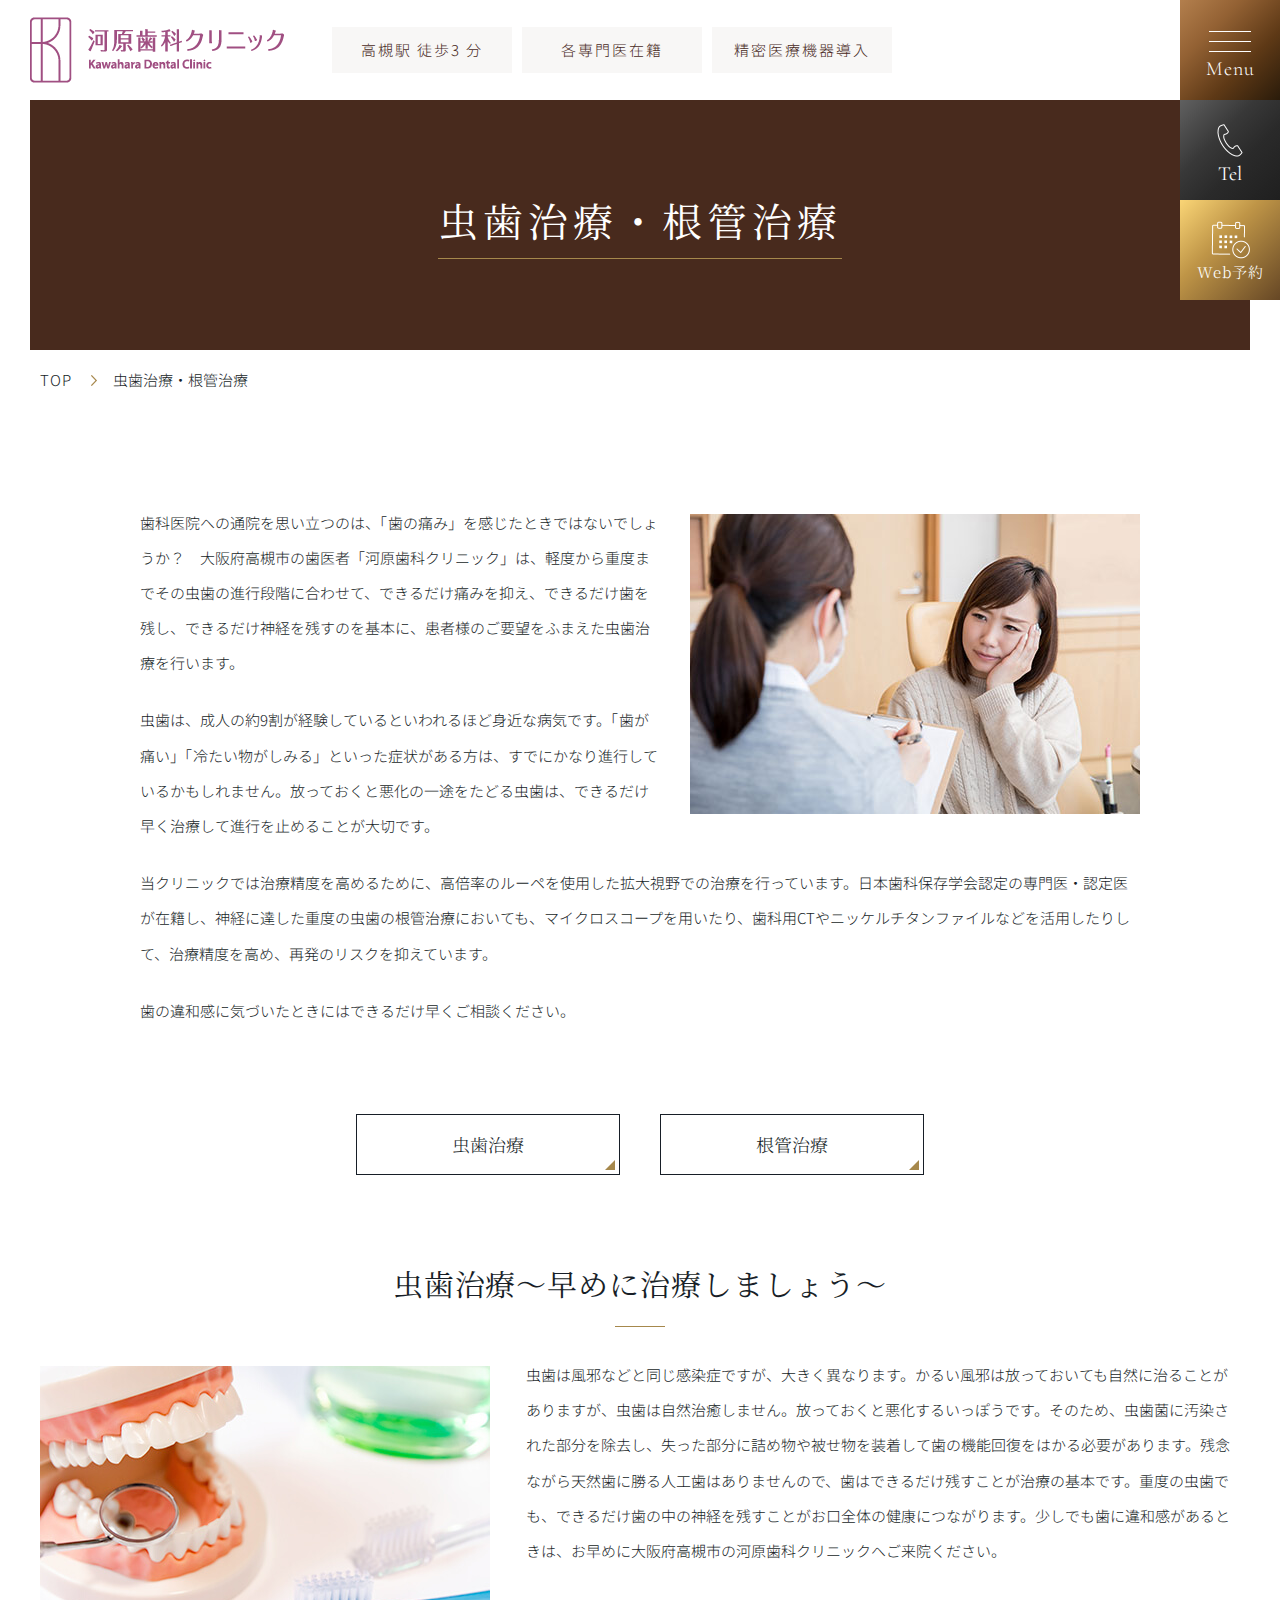
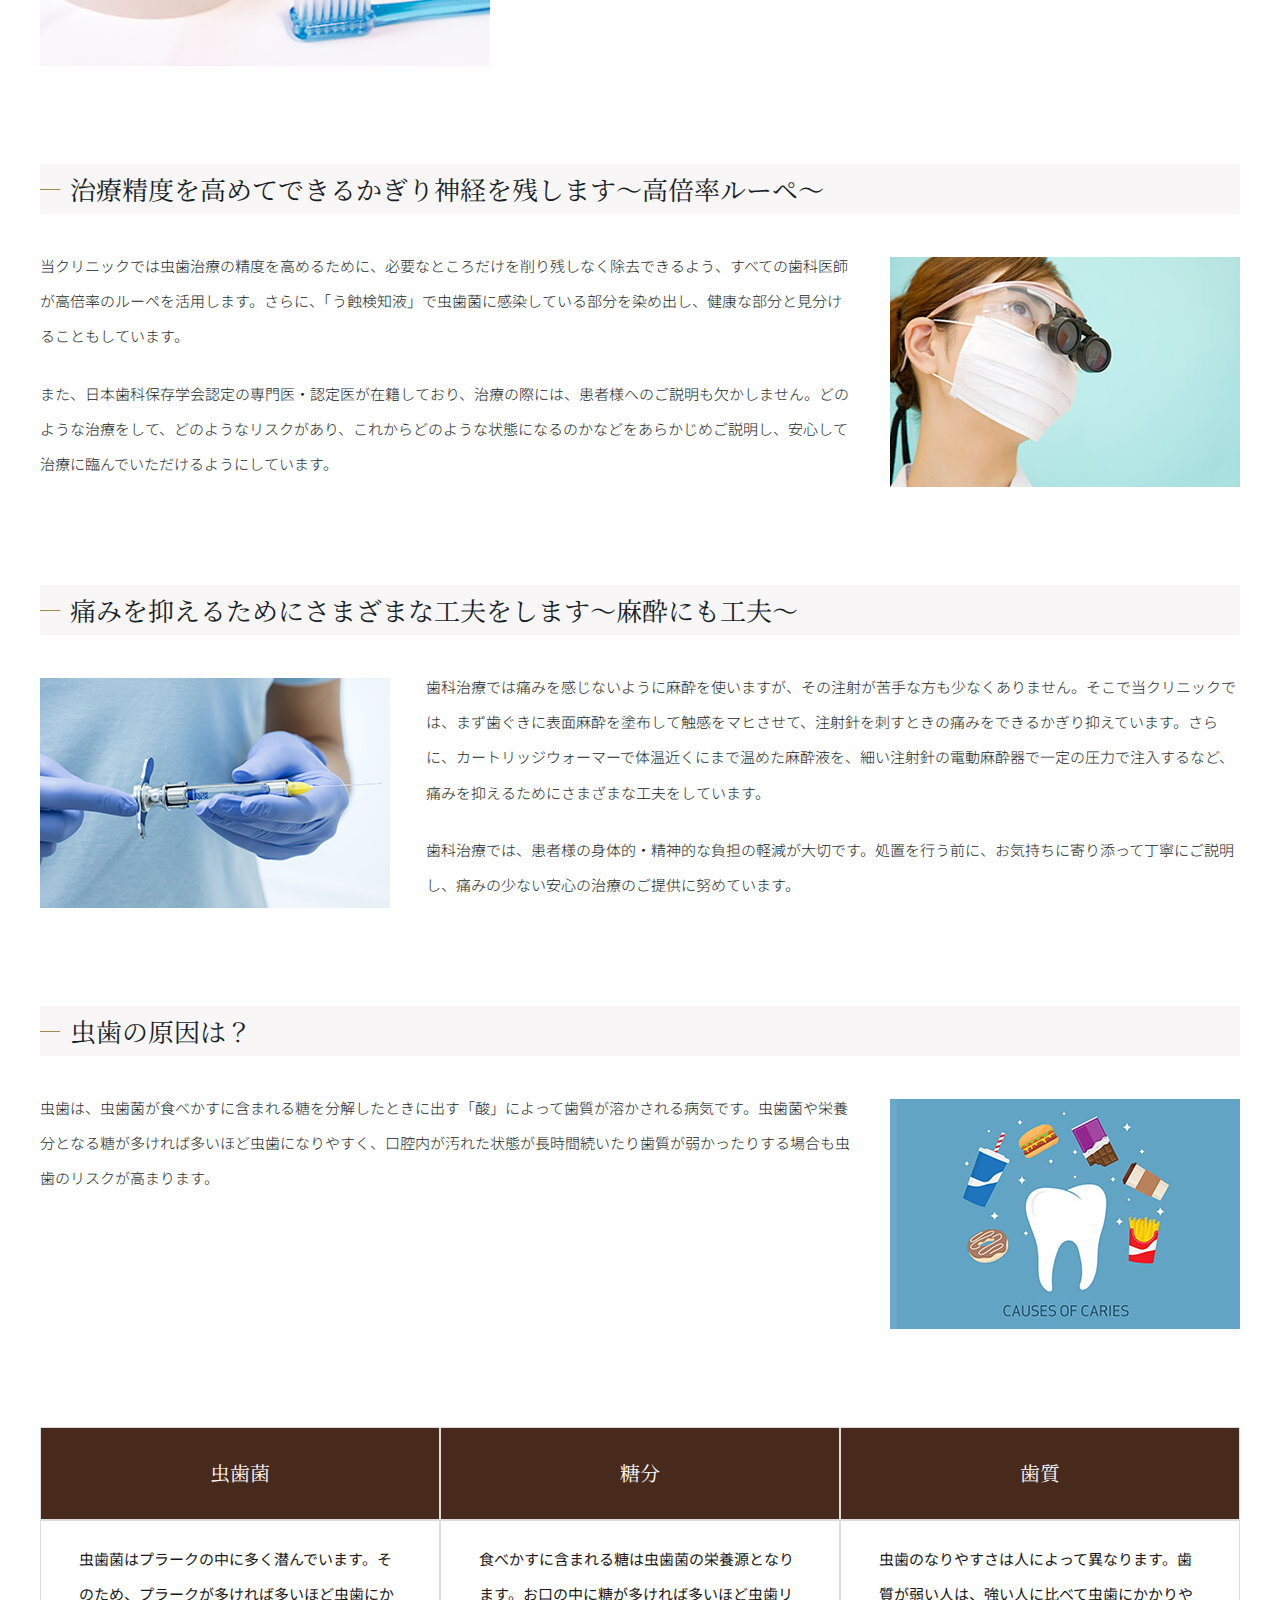
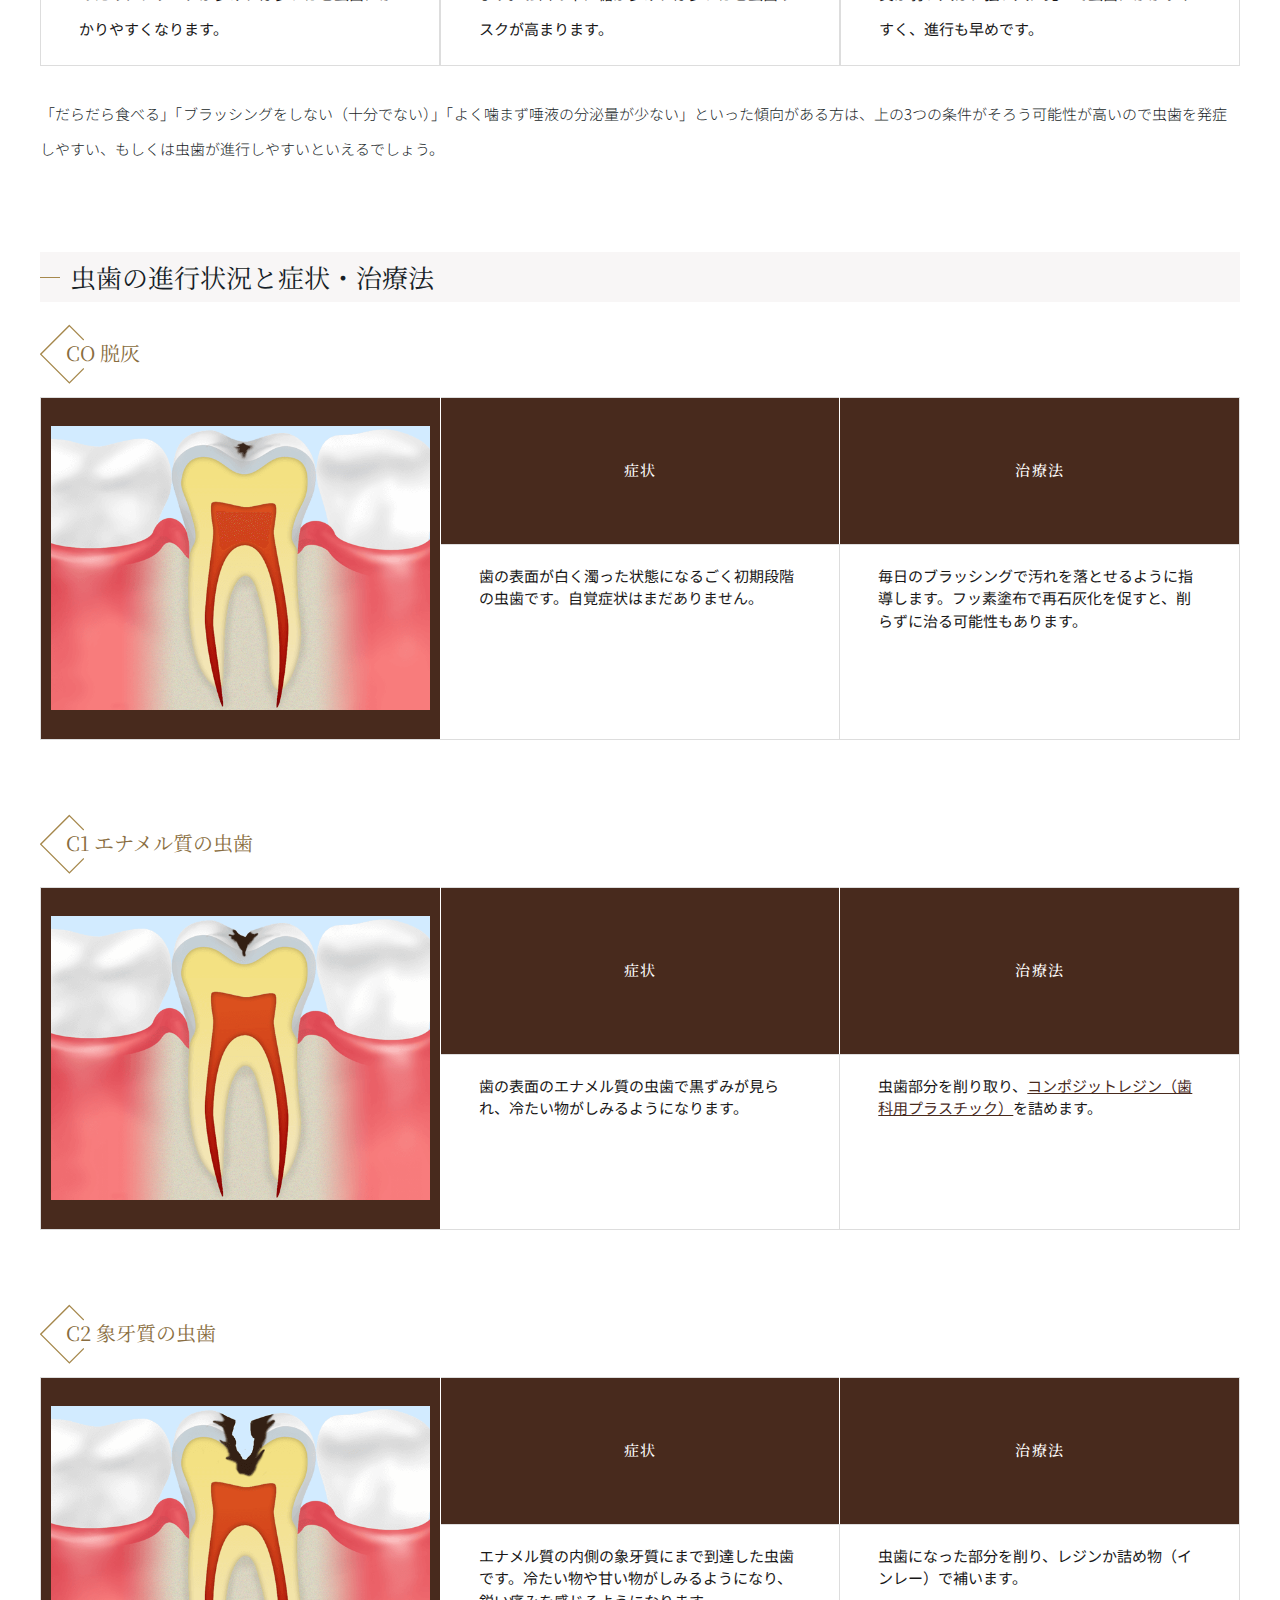
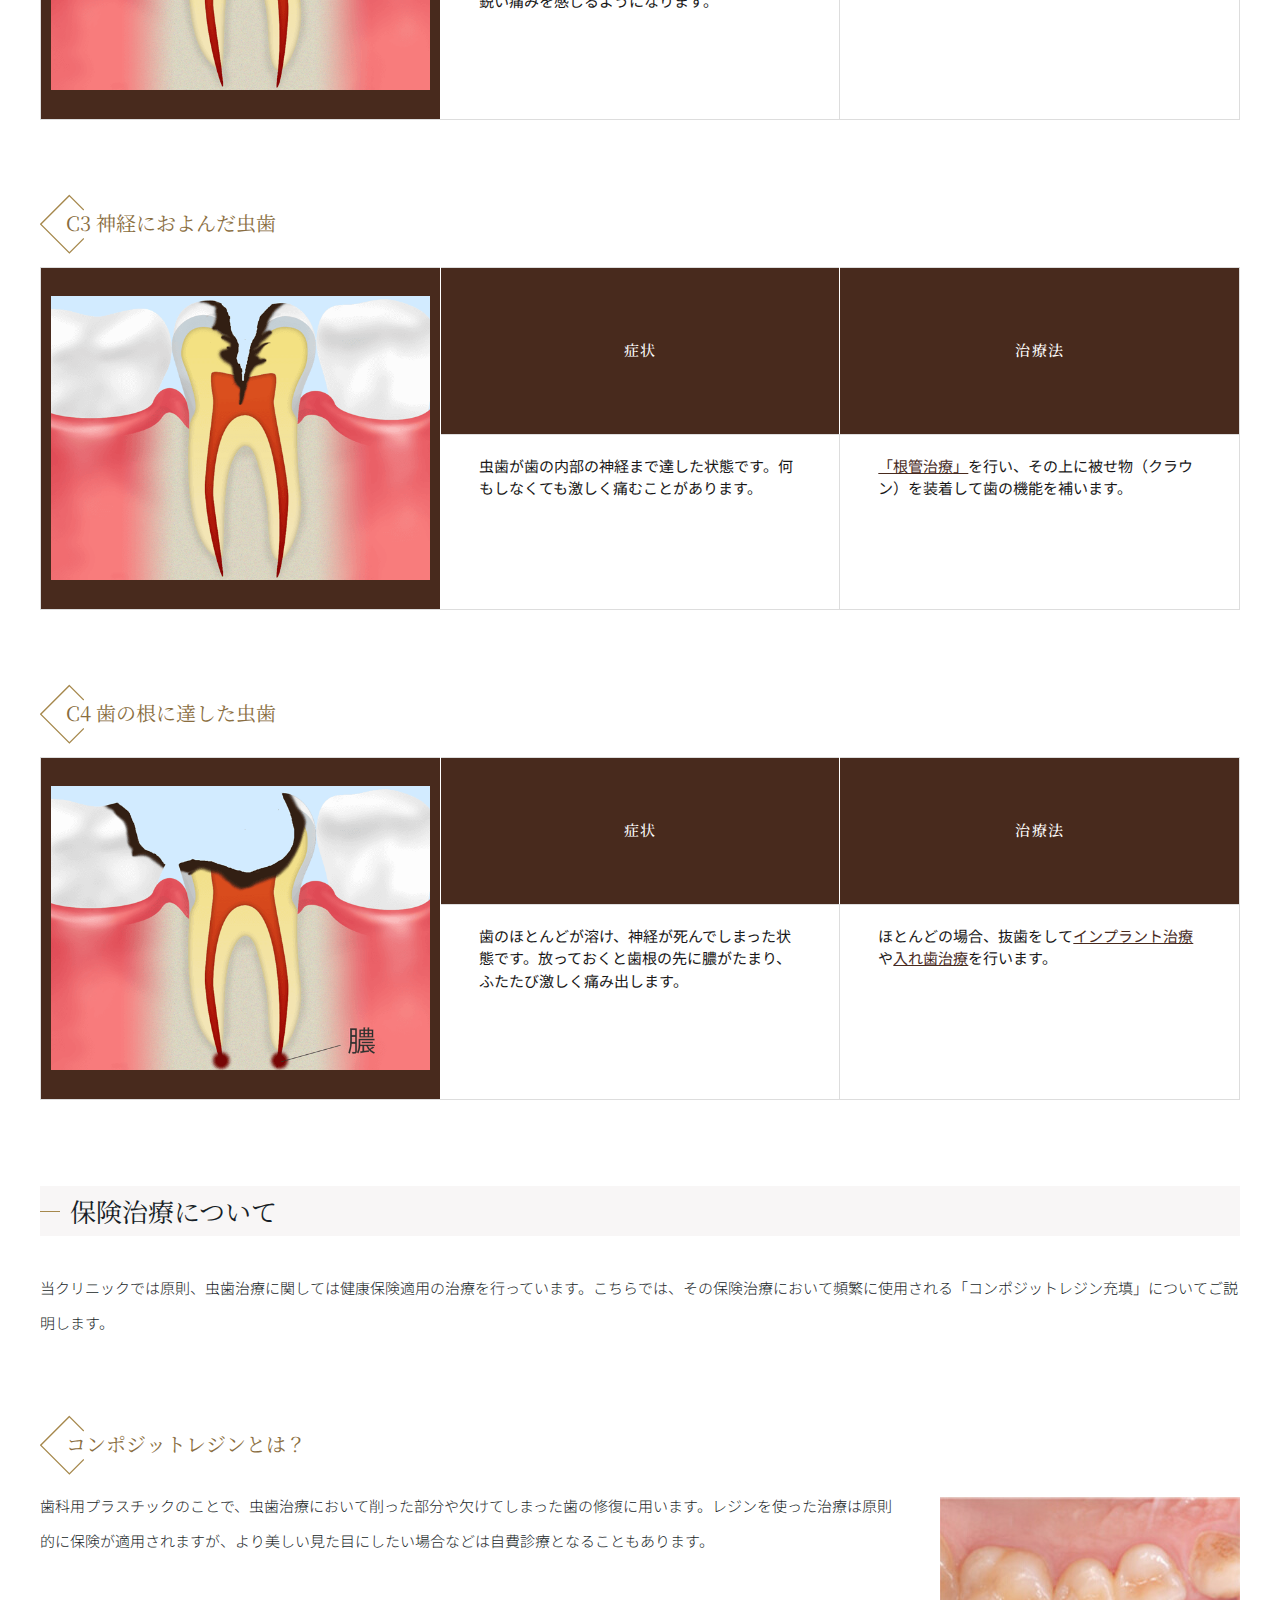
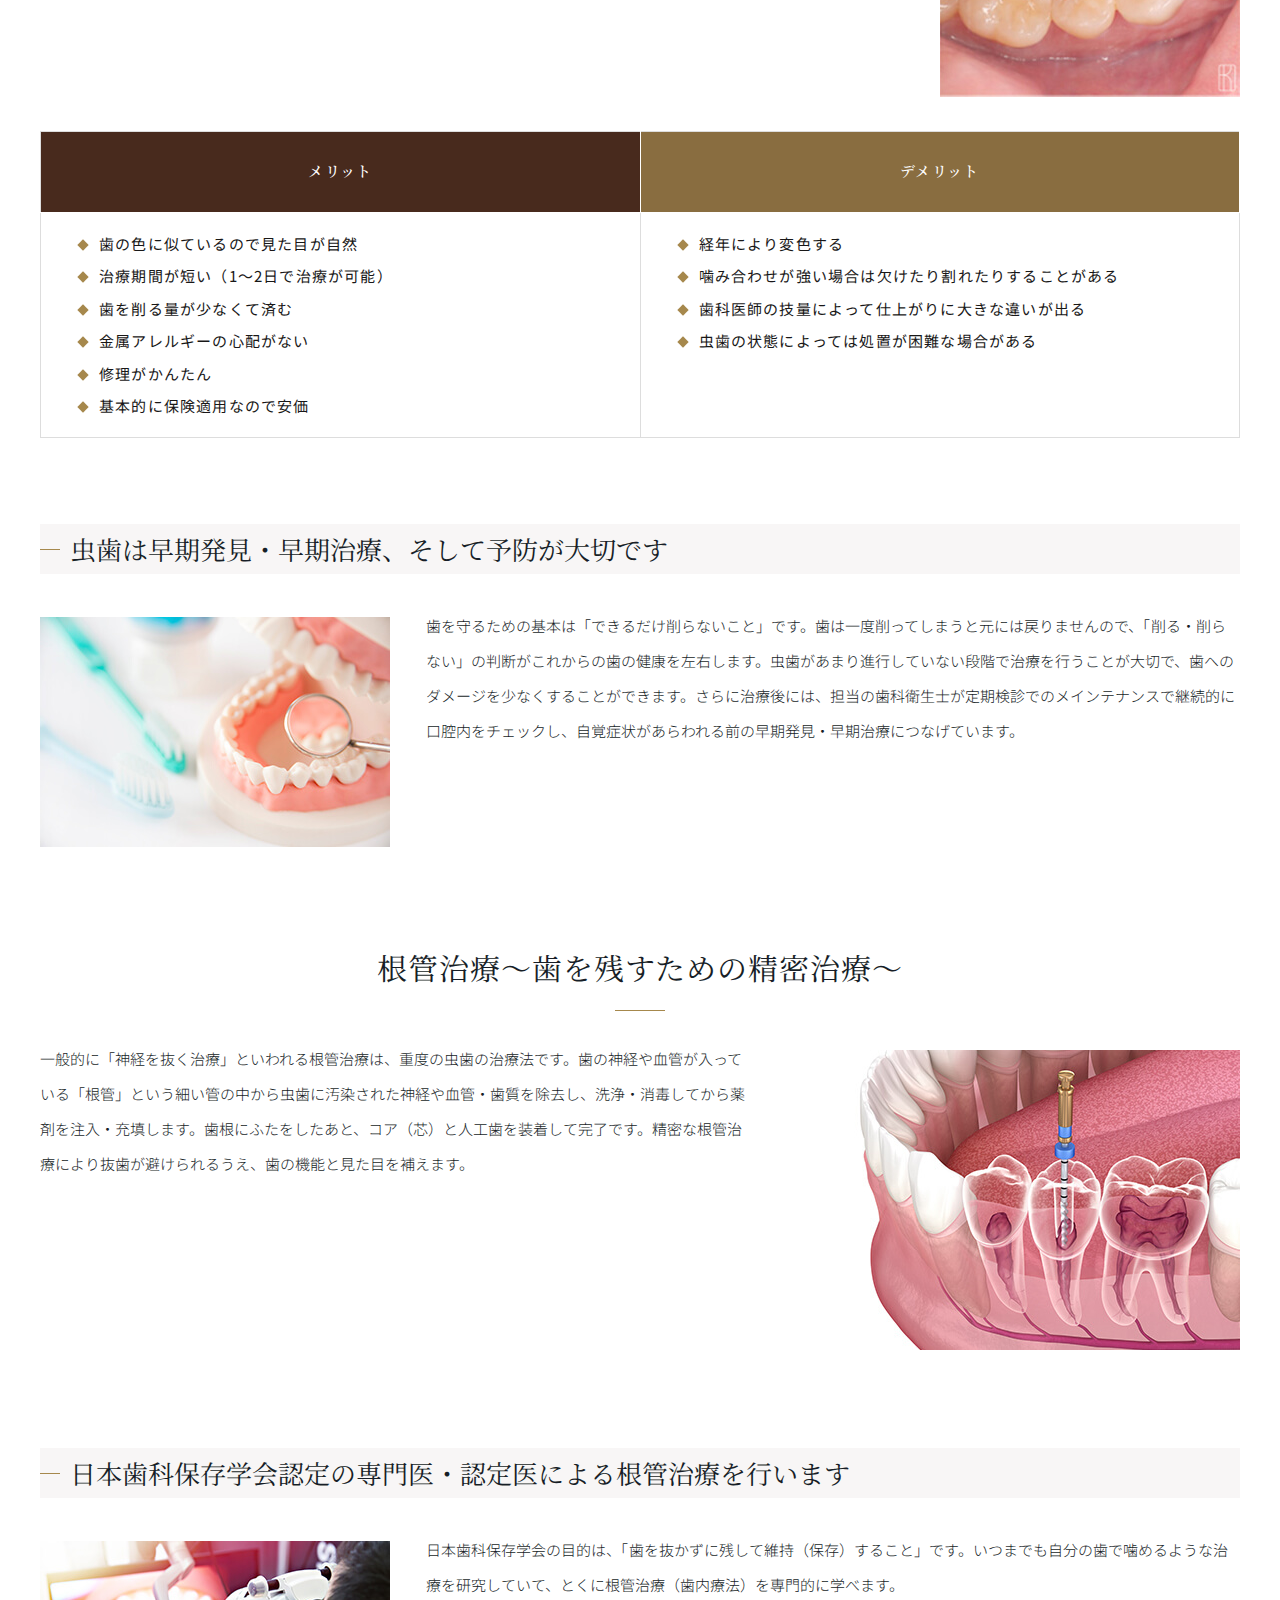
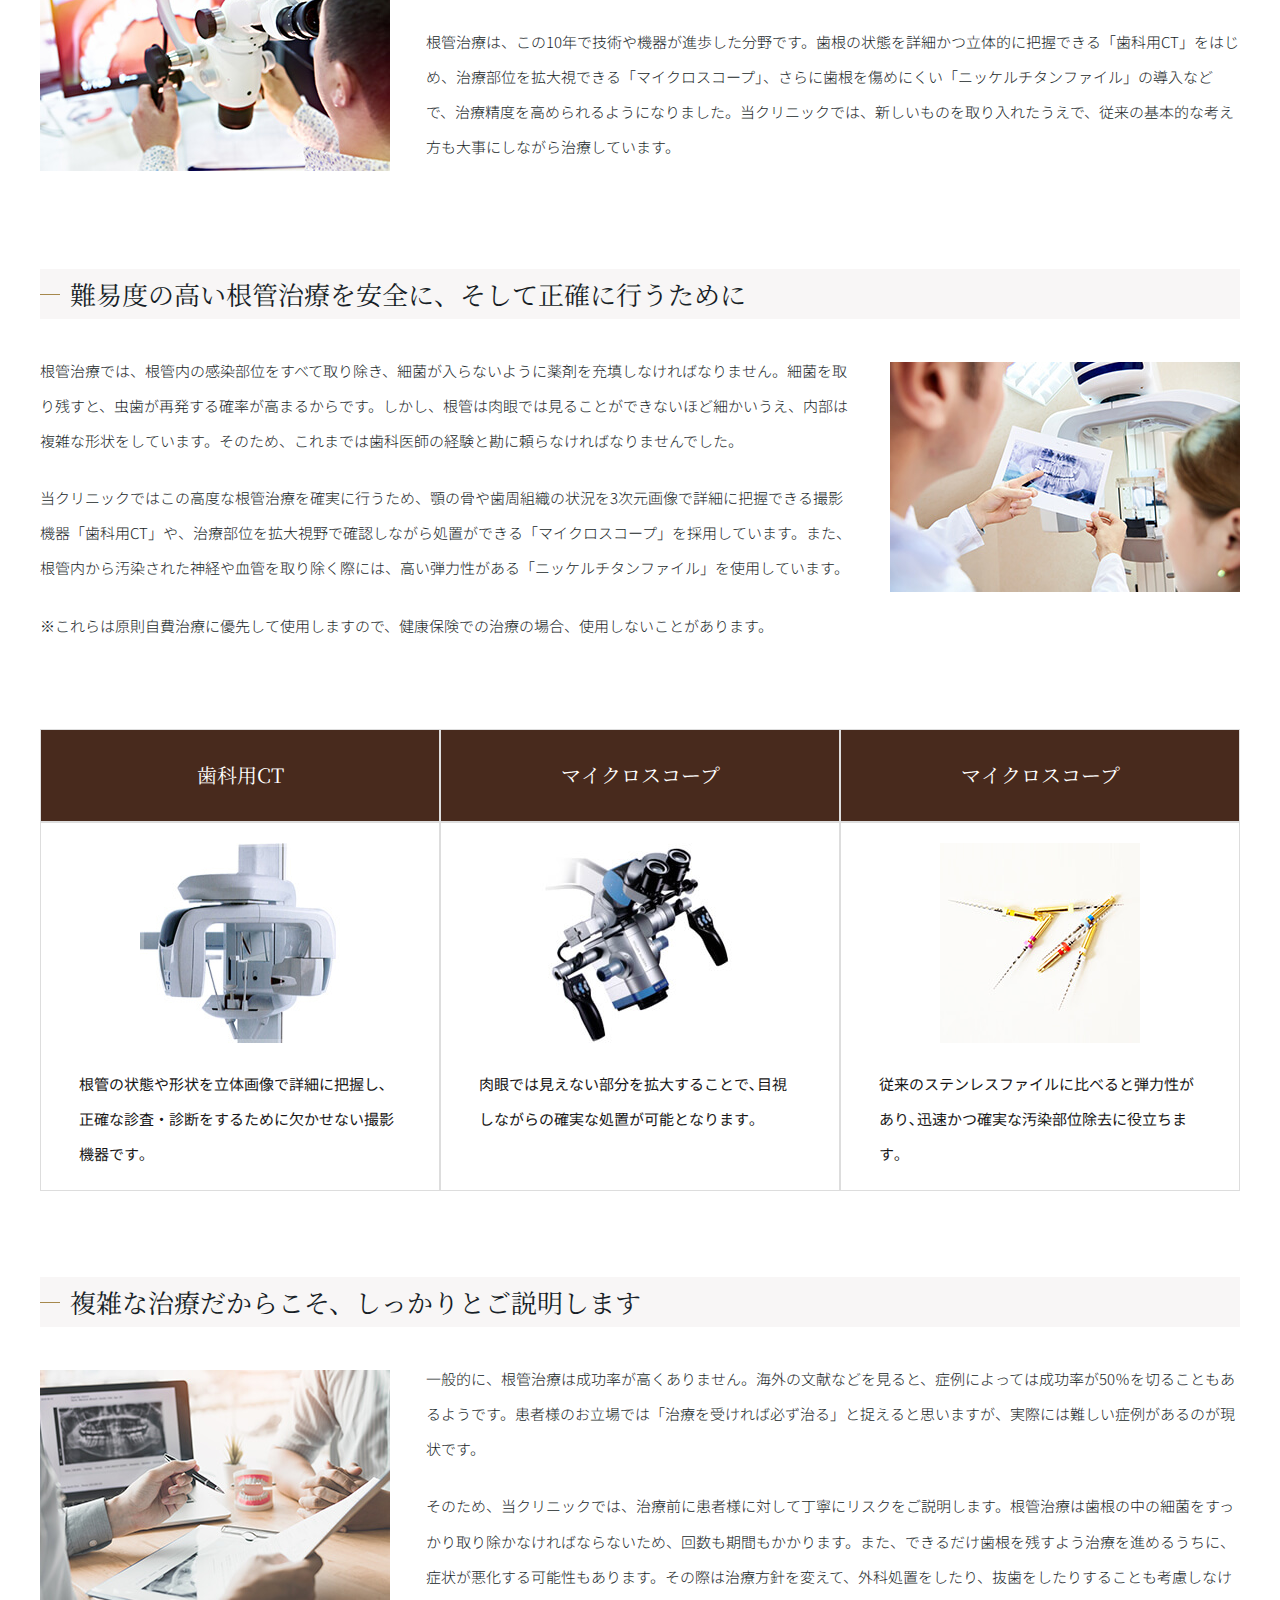
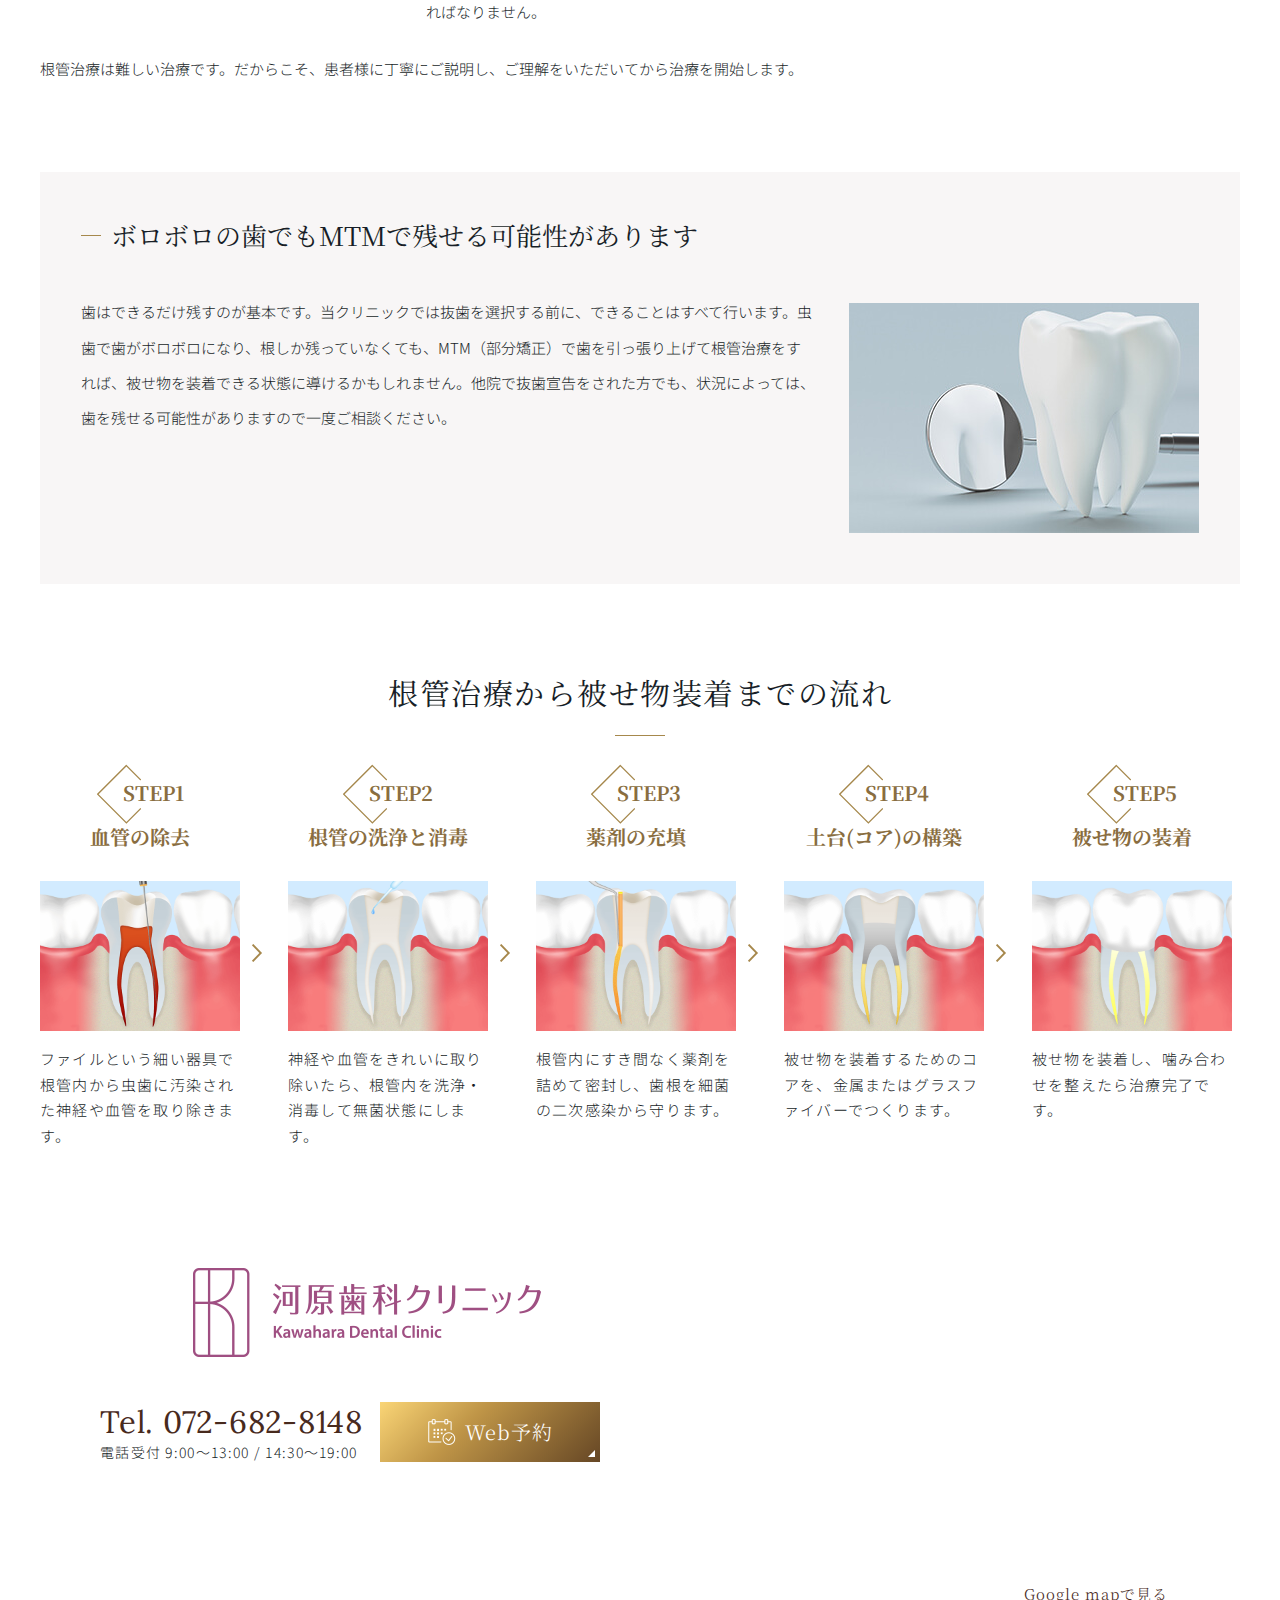
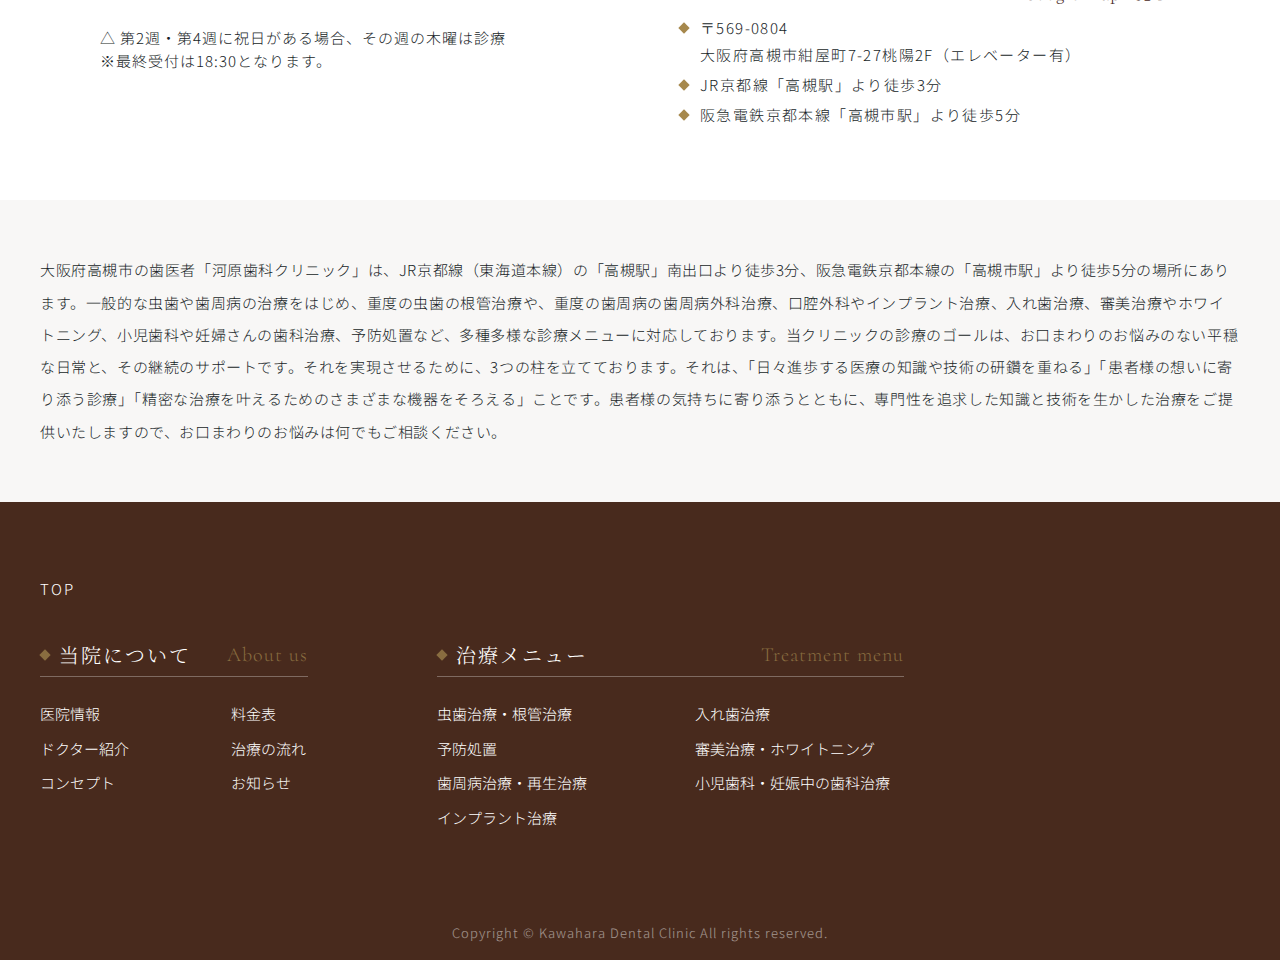
<file: general.html>
<!doctype html>
<html lang="ja">

<head>
    <meta charset="utf-8">
    <meta name="viewport" content="width=device-width, initial-scale=-100%, user-scalable=yes" />
    <meta name="format-detection" content="telephone=no">
    <title>虫歯治療・根管治療｜高槻駅徒歩3分の歯医者｜河原歯科クリニック</title>
    <meta name="keywords" content="虫歯,歯の痛み,根管治療,精度,早期治療">
    <meta name="description" content="「河原歯科クリニック」の虫歯治療・根管治療のページです。歯の痛みやしみる症状は虫歯かもしれませんので、早期発見・早期治療が大切です。できるだけ歯や神経を残します。高倍率ルーペやCTなどを活用し、高い治療精度が求められる根管治療に対応します。">
    <link rel="shortcut icon"  href="images/favicon.ico"/>
    <link rel="stylesheet" href="css/under.css">
    <link rel="stylesheet" href="css/under_responsive.css">
    <link rel="stylesheet" href="css/styles.css">
    <link rel="stylesheet" href="css/responsive.css">
    <!-- Global site tag (gtag.js) - Google Analytics -->
    <script async src="https://www.googletagmanager.com/gtag/js?id=UA-136025975-55"></script>
    <script>
    window.dataLayer = window.dataLayer || [];
    function gtag(){dataLayer.push(arguments);}
    gtag('js', new Date());

    gtag('config', 'UA-00000000-00');
    </script>
    <script type="application/ld+json">
        {
            "@context": "http://schema.org",
            "@type": "BreadcrumbList",
            "itemListElement": [
                {
                    "@type": "ListItem",
                    "position": 1,
                    "item": {
                        "@id": "https://www.kawahara-dc.net/",
                        "name": "高槻駅徒歩3分の歯医者｜河原歯科クリニック｜各種専門医在籍・精密医療機器導入"
                    }
                },
                {
                    "@type": "ListItem",
                    "position": 2,
                    "item": {
                        "@id": "https://www.kawahara-dc.net/general.html",
                        "name": "虫歯治療・根管治療｜高槻駅徒歩3分の歯医者｜河原歯科クリニック"
                    }
                }
            ]
        }
    </script>
    <script type="application/ld+json">
        {
            "@context": "https://schema.org/",
            "@type": "HowTo",
            "name": "虫歯治療・根管治療｜高槻駅徒歩3分の歯医者｜河原歯科クリニック",
            "description": "根管治療から被せ物装着までの流れ",
            "step": [
                {
                    "@type": "HowToStep",
                    "text": "血管の除去",
                    "image": "https://www.kawahara-dc.net/images/general_img21.jpg",
                    "name": "ファイルという細い器具で根管内から虫歯に汚染された神経や血管を取り除きます。"
                },
                {
                    "@type": "HowToStep",
                    "text": "根管の洗浄と消毒",
                    "image": "https://www.kawahara-dc.net/images/general_img22.jpg",
                    "name": "神経や血管をきれいに取り除いたら、根管内を洗浄・消毒して無菌状態にします。"
                },
                {
                    "@type": "HowToStep",
                    "text": "薬剤の充填",
                    "image": "https://www.kawahara-dc.net/images/general_img23.jpg",
                    "name": "根管内にすき間なく薬剤を詰めて密封し、歯根を細菌の二次感染から守ります。"
                },
                {
                    "@type": "HowToStep",
                    "text": "土台(コア)の構築",
                    "image": "https://www.kawahara-dc.net/images/general_img24.jpg",
                    "name": "被せ物を装着するためのコアを、金属またはグラスファイバーでつくります。"
                },
                {
                    "@type": "HowToStep",
                    "text": "被せ物の装着",
                    "image": "https://www.kawahara-dc.net/images/general_img25.jpg",
                    "name": "被せ物を装着し、噛み合わせを整えたら治療完了です。"
                }
            ]
        }
    </script>	
</head>

<body class="under">
    <div id="wrapper">
        <header id="header">
			<div class="container-full">
				<div class="header-wrap">
					<h1 class="logo">
						<a href="https://www.kawahara-dc.net/">
                            <img src="./images/logo.png" class="lo-pc" alt="高槻市の歯医者「河原歯科クリニック」の精度の高い虫歯治療・根管治療のページです。">
							<img src="./images/logo-sp.png" class="lo-sp" alt="高槻市の歯医者「河原歯科クリニック」の精度の高い虫歯治療・根管治療のページです。">
						</a>
					</h1>
					<ul class="header-btn">
						<li>
							高槻駅 徒歩3 分
						</li>
						<li>
							各専門医在籍
						</li>
						<li>
							精密医療機器導入
						</li>
					</ul>
					<p class="menu_icon">
						<span class="mline"></span>
						<span class="mtext">
							Menu
						</span>
					</p>
				</div>
			</div>
		</header>
		<div class="btn-fix">
			<ul class="bf-list">
				<li>
					<p class="bf-ic">
						<img src="./images/ic-tell.png" width="26" height="33" alt="tell">
					</p>
					<p class="bf-tt pc f-cor">Tel</p>
					<p class="bf-tt2 sp f-lora">072-682-8148</p>
					<a href="tel:0726828148" onclick="gtag('event', 'tel', {'event_category': 'sp'});"
						class="bf-lk"></a>
				</li>
				<li>
					<p class="bf-ic">
						<img src="./images/ic-lich.png" width="39" height="38" alt="Web予約">
					</p>
					<p class="bf-tt f-serif">Web予約</p>
					<a href="https://ssl.haisha-yoyaku.jp/m5593528/login/serviceAppoint/index?SITE_CODE=hp"
						target="_blank" rel="noopener" class="bf-lk"></a>
				</li>
			</ul>
		</div>
		<div id="gnavi">
			<div class="gnavi-wrapper">
				<a class="gnavi-top" rel="noopener" href="https://www.kawahara-dc.net/" target="_blank">
					Top
				</a>
				<div class="gnavi-menu">
					<div class="gnavi-item">
						<p class="gnavi-head">
							<span class="f-serif">
								当院について
							</span>
							<span class="f-cor">
								About us
							</span>
						</p>
						<ul class="gnavi-list">
							<li><a href="clinic.html">医院情報</a></li>
							<li><a href="staff.html">ドクター紹介</a></li>
							<li><a href="relief.html">コンセプト</a></li>
							<li><a href="price.html">料金表</a></li>
							<li><a href="flow.html">治療の流れ</a></li>
							<li><a href="blog/">お知らせ</a></li>
						</ul>
					</div>
					<div class="gnavi-item">
						<p class="gnavi-head">
							<span class="f-serif">
								治療メニュー
							</span>
							<span class="f-cor">
								Treatment menu
							</span>
						</p>
						<ul class="gnavi-list">
							<li><a href="general.html">虫歯治療・根管治療</a></li>
							<li><a href="prev.html">予防処置</a></li>
							<li><a href="perio.html">歯周病治療・再生治療</a></li>
							<li><a href="implant.html">インプラント治療</a></li>
							<li><a href="false.html">入れ歯治療</a></li>
							<li><a href="esthe.html">審美治療・ホワイトニング</a></li>
							<li><a href="child.html">小児歯科・妊娠中の歯科治療</a></li>
						</ul>
					</div>
				</div>

				<div class="gnavi-info">
					<div class="gnavi-tkb">
						<p class="tkb-ig">
							<img src="./images/tkb-menu.jpg" width="500" height="130" alt="診療時間">
						</p>
						<p class="tkb-nte">
							<span>△ 第2週・第4週に祝日がある場合､その週の木曜は診療</span>
							<span>※最終受付は18:30となります。</span>
						</p>
					</div>

					<div class="gnavi-itm">
						<div class="gnavi-call">
							<a href="tel:0726828148" class="call-g f-lora">
								Tel. 072-682-8148
							</a>
							<span class="gnavi-time">
								電話受付 9:00～13:00 / 14:30～19:00
							</span>
						</div>

						<a href="https://ssl.haisha-yoyaku.jp/m5593528/login/serviceAppoint/index?SITE_CODE=hp"
							rel="noopener" class="gnavi-web f-serif" target="_blank">
							<img src="./images/ic-time.png" width="28" alt="Web予約">
							Web予約
						</a>
					</div>
				</div>
			</div>
		</div>
        <main id="main">
            <div id="mainvisual">
                <div class="container">
                    <h2 class="under_mv_ttl"><span class="wrap">虫歯治療・根管治療</span></h2>
                </div>
            </div>
            <div id="content">
                <ul class="topic_path">
                    <li><a href="https://www.kawahara-dc.net/">TOP</a></li>
                    <li>虫歯治療・根管治療</li>
                </ul>
                <div class="section">
                    <div class="under_sec_small_width">
                        <p class="image_r"><img src="images/general_img01.jpg" alt="虫歯治療・根管治療"></p>
                        <p>歯科医院への通院を思い立つのは、「歯の痛み」を感じたときではないでしょうか？　大阪府高槻市の歯医者「河原歯科クリニック」は、軽度から重度までその虫歯の進行段階に合わせて、できるだけ痛みを抑え、できるだけ歯を残し、できるだけ神経を残すのを基本に、患者様のご要望をふまえた虫歯治療を行います。</p>
                        <p>虫歯は、成人の約9割が経験しているといわれるほど身近な病気です。「歯が痛い」「冷たい物がしみる」といった症状がある方は、すでにかなり進行しているかもしれません。放っておくと悪化の一途をたどる虫歯は、できるだけ早く治療して進行を止めることが大切です。</p>
                        <p>当クリニックでは治療精度を高めるために、高倍率のルーペを使用した拡大視野での治療を行っています。日本歯科保存学会認定の専門医・認定医が在籍し、神経に達した重度の虫歯の根管治療においても、マイクロスコープを用いたり、歯科用CTやニッケルチタンファイルなどを活用したりして、治療精度を高め、再発のリスクを抑えています。</p>
                        <p class="clearfix">歯の違和感に気づいたときにはできるだけ早くご相談ください。</p>
                    </div>
                 </div>
                 <div class="section">
                    <ul class="anchor_list">
                        <li><a href="#ttl01">虫歯治療</a></li>
                        <li><a href="#ttl02">根管治療</a></li>
                    </ul>
                </div>
                <section>
                    <h3 id="ttl01">虫歯治療<br class="sp414">～早めに治療しましょう～</h3>
                    <p class="image_l"><img src="images/general_img02.jpg" alt="虫歯治療～早めに治療しましょう～"></p>
                    <p class="clearfix">虫歯は風邪などと同じ感染症ですが、大きく異なります。かるい風邪は放っておいても自然に治ることがありますが、虫歯は自然治癒しません。放っておくと悪化するいっぽうです。そのため、虫歯菌に汚染された部分を除去し、失った部分に詰め物や被せ物を装着して歯の機能回復をはかる必要があります。残念ながら天然歯に勝る人工歯はありませんので、歯はできるだけ残すことが治療の基本です。重度の虫歯でも、できるだけ歯の中の神経を残すことがお口全体の健康につながります。少しでも歯に違和感があるときは、お早めに大阪府高槻市の河原歯科クリニックへご来院ください。</p>
                </section>
                <section>
                    <h4><span class="wrap">治療精度を高めてできるかぎり神経を残します～高倍率ルーペ～</span></h4>
                    <p class="image_r"><img src="images/general_img03.jpg" alt="治療精度を高めてできるかぎり神経を残します～高倍率ルーペ～"></p>
                    <p>当クリニックでは虫歯治療の精度を高めるために、必要なところだけを削り残しなく除去できるよう、すべての歯科医師が高倍率のルーペを活用します。さらに、「う蝕検知液」で虫歯菌に感染している部分を染め出し、健康な部分と見分けることもしています。</p>
                    <p class="clearfix">また、日本歯科保存学会認定の専門医・認定医が在籍しており、治療の際には、患者様へのご説明も欠かしません。どのような治療をして、どのようなリスクがあり、これからどのような状態になるのかなどをあらかじめご説明し、安心して治療に臨んでいただけるようにしています。</p>
                </section>
                <section>
                    <h4><span class="wrap">痛みを抑えるためにさまざまな工夫をします<br class="sp414">～麻酔にも工夫～</span></h4>
                    <p class="image_l"><img src="images/general_img04.jpg" alt="痛みを抑えるためにさまざまな工夫をします～麻酔にも工夫～"></p>
                    <p>歯科治療では痛みを感じないように麻酔を使いますが、その注射が苦手な方も少なくありません。そこで当クリニックでは、まず歯ぐきに表面麻酔を塗布して触感をマヒさせて、注射針を刺すときの痛みをできるかぎり抑えています。さらに、カートリッジウォーマーで体温近くにまで温めた麻酔液を、細い注射針の電動麻酔器で一定の圧力で注入するなど、痛みを抑えるためにさまざまな工夫をしています。</p>
                    <p class="clearfix">歯科治療では、患者様の身体的・精神的な負担の軽減が大切です。処置を行う前に、お気持ちに寄り添って丁寧にご説明し、痛みの少ない安心の治療のご提供に努めています。</p>
                </section>
                <section>
                    <h4><span class="wrap">虫歯の原因は？</span></h4>
                    <p class="image_r"><img src="images/general_img05.jpg" alt="虫歯の原因は？"></p>
                    <p class="clearfix">虫歯は、虫歯菌が食べかすに含まれる糖を分解したときに出す「酸」によって歯質が溶かされる病気です。虫歯菌や栄養分となる糖が多ければ多いほど虫歯になりやすく、口腔内が汚れた状態が長時間続いたり歯質が弱かったりする場合も虫歯のリスクが高まります。</p>
                </section>
                <section>

                    <div class="esthe_under_tbl_block under_tbl_block">
                        <dl class="under_tbl_block_item">
                            <dt><h5>虫歯菌</h5></dt>
                            <dd>
                                <p class="des">虫歯菌はプラークの中に多く潜んでいます。そのため、プラークが多ければ多いほど虫歯にかかりやすくなります。</p>
                            </dd> 
                        </dl>
                        <dl class="under_tbl_block_item">
                            <dt><h5>糖分</h5></dt>
                            <dd>
                                <p class="des">食べかすに含まれる糖は虫歯菌の栄養源となります。お口の中に糖が多ければ多いほど虫歯リスクが高まります。</p>
                            </dd> 
                        </dl>
                        <dl class="under_tbl_block_item last">
                            <dt><h5>歯質</h5></dt>
                            <dd>
                                <p class="des">虫歯のなりやすさは人によって異なります。歯質が弱い人は、強い人に比べて虫歯にかかりやすく、進行も早めです。</p>
                            </dd> 
                        </dl>
                    </div>
               
                    <p>「だらだら食べる」「ブラッシングをしない（十分でない）」「よく噛まず唾液の分泌量が少ない」といった傾向がある方は、上の3つの条件がそろう可能性が高いので虫歯を発症しやすい、もしくは虫歯が進行しやすいといえるでしょう。</p>
                </section>
                <section>
                    <h4><span class="wrap">虫歯の進行状況と症状・<br class="sp375">治療法</span></h4>
                    <h5><span class="wrap">CO 脱灰</span></h5>
                    <p class="sp note">※表は左右にスクロールして確認することができます。</p>
                    <div class="tbl_scroll">
                        <table class="under_tbl fixed">
                            <tr>
                                <th rowspan="2">
                                    <p class="img vmid"><img src="images/general_img06.png" alt="CO 脱灰"></p>
                                </th>
                                <th>症状</th>
                                <th>治療法</th>
                            </tr>
                            <tr>
                                <td class="vtop">歯の表面が白く濁った状態になるごく初期段階の虫歯です。自覚症状はまだありません。</td>
                                <td class="vtop">毎日のブラッシングで汚れを落とせるように指導します。フッ素塗布で再石灰化を促すと、削らずに治る可能性もあります。</td>
                            </tr>
                        </table>
                    </div>
                </section>
                <section>
                    <h5><span class="wrap">C1 エナメル質の虫歯</span></h5>
                    <p class="sp note">※表は左右にスクロールして確認することができます。</p>
                    <div class="tbl_scroll">
                        <table class="under_tbl fixed">
                            <tr>
                                <th rowspan="2">
                                    <p class="img vmid"><img src="images/general_img07.png" alt="C1 エナメル質の虫歯"></p>
                                </th>
                                <th>症状</th>
                                <th>治療法</th>
                            </tr>
                            <tr>
                                <td class="vtop">歯の表面のエナメル質の虫歯で黒ずみが見られ、冷たい物がしみるようになります。</td>
                                <td class="vtop">虫歯部分を削り取り、<a href="#ttl03">コンポジットレジン（歯科用プラスチック）</a>を詰めます。</td>
                            </tr>
                        </table>
                    </div>
                </section>
                <section>
                    <h5><span class="wrap">C2 象牙質の虫歯</span></h5>
                    <p class="sp note">※表は左右にスクロールして確認することができます。</p>
                    <div class="tbl_scroll">
                        <table class="under_tbl fixed">
                            <tr>
                                <th rowspan="2">
                                    <p class="img vmid"><img src="images/general_img08.png" alt="C2 象牙質の虫歯"></p>
                                </th>
                                <th>症状</th>
                                <th>治療法</th>
                            </tr>
                            <tr>
                                <td class="vtop">エナメル質の内側の象牙質にまで到達した虫歯です。冷たい物や甘い物がしみるようになり、鋭い痛みを感じるようになります。</td>
                                <td class="vtop">虫歯になった部分を削り、レジンか詰め物（インレー）で補います。</td>
                            </tr>
                        </table>
                    </div>
                </section>
                <section>
                    <h5><span class="wrap">C3 神経におよんだ虫歯</span></h5>
                    <p class="sp note">※表は左右にスクロールして確認することができます。</p>
                    <div class="tbl_scroll">
                        <table class="under_tbl fixed">
                            <tr>
                                <th rowspan="2">
                                    <p class="img vmid"><img src="images/general_img09.png" alt="C3 神経におよんだ虫歯"></p>
                                </th>
                                <th>症状</th>
                                <th>治療法</th>
                            </tr>
                            <tr>
                                <td class="vtop">虫歯が歯の内部の神経まで達した状態です。何もしなくても激しく痛むことがあります。</td>
                                <td class="vtop"><a href="#ttl03">「根管治療」</a>を行い、その上に被せ物（クラウン）を装着して歯の機能を補います。</td>
                            </tr>
                        </table>
                    </div>
                </section>
                <section>
                    <h5><span class="wrap">C4 歯の根に達した虫歯</span></h5>
                    <p class="sp note">※表は左右にスクロールして確認することができます。</p>
                    <div class="tbl_scroll">
                        <table class="under_tbl fixed">
                            <tr>
                                <th rowspan="2">
                                    <p class="img vmid"><img src="images/general_img10.png" alt="C4 歯の根に達した虫歯"></p>
                                </th>
                                <th>症状</th>
                                <th>治療法</th>
                            </tr>
                            <tr>
                                <td class="vtop">歯のほとんどが溶け、神経が死んでしまった状態です。放っておくと歯根の先に膿がたまり、ふたたび激しく痛み出します。</td>
                                <td class="vtop">ほとんどの場合、抜歯をして<a href="implant.html">インプラント治療</a>や<a href="false.html">入れ歯治療</a>を行います。</td>
                            </tr>
                        </table>
                    </div>
                </section>
                <section>
                    <h4><span class="wrap">保険治療について</span></h4>
                    <p>当クリニックでは原則、虫歯治療に関しては健康保険適用の治療を行っています。こちらでは、その保険治療において頻繁に使用される「コンポジットレジン充填」についてご説明します。</p>
                </section>
                <section>
                    <h5><span class="wrap">コンポジットレジンとは？</span></h5>
                    <p class="image_r"><img src="images/general_img11.jpg" alt="コンポジットレジンとは？"></p>
                    <p class="clearfix">歯科用プラスチックのことで、虫歯治療において削った部分や欠けてしまった歯の修復に用います。レジンを使った治療は原則的に保険が適用されますが、より美しい見た目にしたい場合などは自費診療となることもあります。</p>
                    <table class="under_tbl tbl_block fixed">
                        <tr>
                            <th>メリット</th>
                            <th class="pc bg01">デメリット</th>
                            <td class="sp">
                                <ul class="under_list">
                                    <li>歯の色に似ているので見た目が自然</li>
                                    <li>治療期間が短い（1～2日で治療が可能）</li>
                                    <li>歯を削る量が少なくて済む</li>
                                    <li>金属アレルギーの心配がない</li>
                                    <li>修理がかんたん</li>
                                    <li>基本的に保険適用なので安価</li>
                                </ul>
                            </td>
                        </tr>
                        <tr>
                            <th class="sp bg01">デメリット</th>
                            <td class="pc">
                                <ul class="under_list">
                                    <li>歯の色に似ているので見た目が自然</li>
                                    <li>治療期間が短い（1～2日で治療が可能）</li>
                                    <li>歯を削る量が少なくて済む</li>
                                    <li>金属アレルギーの心配がない</li>
                                    <li>修理がかんたん</li>
                                    <li>基本的に保険適用なので安価</li>
                                </ul>
                            </td>
                            <td class="vtop">
                                <ul class="under_list">
                                    <li>経年により変色する</li>
                                    <li>噛み合わせが強い場合は欠けたり割れたりすることがある</li>
                                    <li>歯科医師の技量によって仕上がりに大きな違いが出る</li>
                                    <li>虫歯の状態によっては処置が困難な場合がある</li>
                                </ul>
                            </td>
                        </tr>
                    </table>
                </section>
                <section>
                    <h4><span class="wrap">虫歯は早期発見・早期治療、そして予防が大切です</span></h4>
                    <p class="image_l"><img src="images/general_img12.jpg" alt="虫歯は早期発見・早期治療、そして予防が大切です"></p>
                    <p class="clearfix">歯を守るための基本は「できるだけ削らないこと」です。歯は一度削ってしまうと元には戻りませんので、「削る・削らない」の判断がこれからの歯の健康を左右します。虫歯があまり進行していない段階で治療を行うことが大切で、歯へのダメージを少なくすることができます。さらに治療後には、担当の歯科衛生士が定期検診でのメインテナンスで継続的に口腔内をチェックし、自覚症状があらわれる前の早期発見・早期治療につなげています。</p>
                </section>
                <section>
                    <h3 id="ttl02">根管治療<br class="sp414">～歯を残すための精密治療～</h3>
                    <p class="image_r"><img src="images/general_img13.jpg" alt="虫歯は早期発見・早期治療、そして予防が大切です"></p>
                    <p class="clearfix">一般的に「神経を抜く治療」といわれる根管治療は、重度の虫歯の治療法です。歯の神経や血管が入っている「根管」という細い管の中から虫歯に汚染された神経や血管・歯質を除去し、洗浄・消毒してから薬剤を注入・充填します。歯根にふたをしたあと、コア（芯）と人工歯を装着して完了です。精密な根管治療により抜歯が避けられるうえ、歯の機能と見た目を補えます。</p>
                </section>
                <section>
                    <h4><span class="wrap">日本歯科保存学会認定の専門医・認定医による根管治療を行います</span></h4>
                    <p class="image_l"><img src="images/general_img14.jpg" alt="日本歯科保存学会認定の専門医・認定医による根管治療を行います"></p>
                    <p>日本歯科保存学会の目的は、「歯を抜かずに残して維持（保存）すること」です。いつまでも自分の歯で噛めるような治療を研究していて、とくに根管治療（歯内療法）を専門的に学べます。</p>
                    <p class="clearfix">根管治療は、この10年で技術や機器が進歩した分野です。歯根の状態を詳細かつ立体的に把握できる「歯科用CT」をはじめ、治療部位を拡大視できる「マイクロスコープ」、さらに歯根を傷めにくい「ニッケルチタンファイル」の導入などで、治療精度を高められるようになりました。当クリニックでは、新しいものを取り入れたうえで、従来の基本的な考え方も大事にしながら治療しています。</p>
                </section>
                <section>
                    <h4><span class="wrap">難易度の高い根管治療を安全に、そして正確に行うために</span></h4>
                    <p class="image_r"><img src="images/general_img15.jpg" alt="難易度の高い根管治療を安全に、そして正確に行うために"></p>
                    <p>根管治療では、根管内の感染部位をすべて取り除き、細菌が入らないように薬剤を充填しなければなりません。細菌を取り残すと、虫歯が再発する確率が高まるからです。しかし、根管は肉眼では見ることができないほど細かいうえ、内部は複雑な形状をしています。そのため、これまでは歯科医師の経験と勘に頼らなければなりませんでした。</p>
                    <p>当クリニックではこの高度な根管治療を確実に行うため、顎の骨や歯周組織の状況を3次元画像で詳細に把握できる撮影機器「歯科用CT」や、治療部位を拡大視野で確認しながら処置ができる「マイクロスコープ」を採用しています。また、根管内から汚染された神経や血管を取り除く際には、高い弾力性がある「ニッケルチタンファイル」を使用しています。</p>
                    <p class="clearfix">※これらは原則自費治療に優先して使用しますので、健康保険での治療の場合、使用しないことがあります。</p>
                </section>
                <section>
                    <div class="under_tbl_block has_3item">
                        <dl class="under_tbl_block_item">
                            <dt><h5>歯科用CT</h5></dt>
                            <dd>
                               <p class="img"><img src="images/general_img16.jpg" alt="歯科用CT"></p> 
                               <p class="des">根管の状態や形状を立体画像で詳細に把握し､正確な診査・診断をするために欠かせない撮影機器です｡</p>
                            </dd> 
                        </dl>
                        <dl class="under_tbl_block_item">
                            <dt><h5>マイクロスコープ</h5></dt>
                            <dd>
                               <p class="img"><img src="images/general_img17.jpg" alt="マイクロスコープ"></p> 
                               <p class="des">肉眼では見えない部分を拡大することで､目視しながらの確実な処置が可能となります｡</p>
                            </dd> 
                        </dl>
                        <dl class="under_tbl_block_item">
                            <dt><h5>マイクロスコープ</h5></dt>
                            <dd>
                               <p class="img"><img src="images/general_img18.jpg" alt="マイクロスコープ"></p> 
                               <p class="des">従来のステンレスファイルに比べると弾力性があり､迅速かつ確実な汚染部位除去に役立ちます｡</p>
                            </dd> 
                        </dl>
                    </div>
                </section>
                <section>
                    <h4><span class="wrap">複雑な治療だからこそ、しっかりとご説明します</span></h4>
                    <p class="image_l"><img src="images/general_img19.jpg" alt="複雑な治療だからこそ、しっかりとご説明します"></p>
                    <p>一般的に、根管治療は成功率が高くありません。海外の文献などを見ると、症例によっては成功率が50％を切ることもあるようです。患者様のお立場では「治療を受ければ必ず治る」と捉えると思いますが、実際には難しい症例があるのが現状です。</p>
                    <p>そのため、当クリニックでは、治療前に患者様に対して丁寧にリスクをご説明します。根管治療は歯根の中の細菌をすっかり取り除かなければならないため、回数も期間もかかります。また、できるだけ歯根を残すよう治療を進めるうちに、症状が悪化する可能性もあります。その際は治療方針を変えて、外科処置をしたり、抜歯をしたりすることも考慮しなければなりません。</p>
                    <p class="clearfix">根管治療は難しい治療です。だからこそ、患者様に丁寧にご説明し、ご理解をいただいてから治療を開始します。</p>
                </section>
                <section>
                    <div class="under_frame">
                        <h4><span class="wrap">ボロボロの歯でもMTMで残せる可能性があります</span></h4>
                        <p class="image_r"><img src="images/general_img20.jpg" alt="ボロボロの歯でもMTMで残せる可能性があります"></p>
                        <p class="clearfix">歯はできるだけ残すのが基本です。当クリニックでは抜歯を選択する前に、できることはすべて行います。虫歯で歯がボロボロになり、根しか残っていなくても、MTM（部分矯正）で歯を引っ張り上げて根管治療をすれば、被せ物を装着できる状態に導けるかもしれません。他院で抜歯宣告をされた方でも、状況によっては、歯を残せる可能性がありますので一度ご相談ください。</p>
                    </div>
                </section>

                <section>
                    <div class="under_box_step02">
                        <h4 id="ttl03" class="under_h3_style01">根管治療から被せ物装着までの流れ</h4>
                        <ul class="under_step02 has_5item has_h5">
                            <li class="under_step02_item"> 
                                <h5 class="ttl"><span class="wrap">STEP1</span><br>血管の除去</h5>
                                <p class="img"><img src="images/general_img21.png" alt="STEP1 血管の除去"></p>
                                <p class="des">ファイルという細い器具で根管内から虫歯に汚染された神経や血管を取り除きます。</p>
                            </li>
                            <li class="under_step02_item"> 
                                <h5 class="ttl"><span class="wrap">STEP2</span><br>根管の洗浄と消毒</h5>
                                <p class="img"><img src="images/general_img22.png" alt="STEP2 根管の洗浄と消毒"></p>
                                <p class="des">神経や血管をきれいに取り除いたら、根管内を洗浄・消毒して無菌状態にします。</p>
                            </li>
                            <li class="under_step02_item"> 
                                <h5 class="ttl"><span class="wrap">STEP3</span><br>薬剤の充填</h5>
                                <p class="img"><img src="images/general_img23.png" alt="STEP3 薬剤の充填"></p>
                                <p class="des">根管内にすき間なく薬剤を詰めて密封し、歯根を細菌の二次感染から守ります。</p>
                            </li>
                            <li class="under_step02_item"> 
                                <h5 class="ttl"><span class="wrap">STEP4</span><br>土台(コア)の構築</h5>
                                <p class="img"><img src="images/general_img24.png" alt="STEP4 土台（コア）の構築"></p>
                                <p class="des">被せ物を装着するためのコアを、金属またはグラスファイバーでつくります。</p>
                            </li>
                            <li class="under_step02_item"> 
                                <h5 class="ttl"><span class="wrap">STEP5</span><br>被せ物の装着</h5>
                                <p class="img"><img src="images/general_img25.png" alt="STEP5 被せ物の装着"></p>
                                <p class="des">被せ物を装着し、噛み合わせを整えたら治療完了です。</p>
                            </li>
                        </ul>
                    </div>
                </section>
            </div>
        </main>
        <footer id="footer">
			<div class="footer-top">
				<div class="container">
					<div class="ft-wrapper">
						<div class="ft-cols">
							<div class="ft-item">
								<a href="https://www.kawahara-dc.net/" class="ft-logo">
									<img src="./images/logo-ft.png" alt="河原歯科クリニック高槻市">
								</a>
								<div class="d-flex">
									<div class="ft-call">
										<a href="tel:0726828148"
											onclick="gtag('event', 'tel', {'event_category': 'sp'});"
											class="call-f f-lora">
											Tel. 072-682-8148
										</a>
										<span class="ft-time">
											電話受付 9:00～13:00 / 14:30～19:00
										</span>
									</div>

									<a href="https://ssl.haisha-yoyaku.jp/m5593528/login/serviceAppoint/index?SITE_CODE=hp"
										class="ft-web f-serif" rel="noopener" target="_blank">
										<img src="./images/ic-time.png" loading="lazy" width="28" height="26" alt="Web予約">
										Web予約
									</a>
								</div>

								<div class="ft-tkb">
									<p class="tkb-img">
										<img src="./images/tbl.jpg" loading="lazy" width="500" height="130" alt="診療時間">
									</p>
									<p class="tkb-note">
										<span>△ 第2週・第4週に祝日がある場合、その週の木曜は診療</span>
										<span>※最終受付は18:30となります。</span>
									</p>
								</div>
							</div>
							<div class="ft-item">
								<div class="ft-map">
									<iframe
										src="https://www.google.com/maps/embed?pb=!1m14!1m8!1m3!1d1637.1279467674424!2d135.618174!3d34.849797!3m2!1i1024!2i768!4f13.1!3m3!1m2!1s0x0%3A0xd291f890f3e6bab!2z5rKz5Y6f5q2v56eR44Kv44Oq44OL44OD44Kv!5e0!3m2!1sja!2sjp!4v1650951170935!5m2!1sja!2sjp"
										width="500" height="300" style="border:0;" allowfullscreen="" loading="lazy"
										referrerpolicy="no-referrer-when-downgrade"></iframe>
									<a href="https://goo.gl/maps/6Uq67QjsGnWV8rUMA" class="map-link f-serif"
										target="_blank" rel="noopener">
										Google mapで見る
										<img src="./images/ar-right.png" loading="lazy" width="6" height="11" alt="arrow right">
									</a>
								</div>

								<ul class="ft-list">
									<li>
										〒569-0804 <br>
										大阪府高槻市紺屋町7-27桃陽2F（エレベーター有）
									</li>
									<li>
										JR京都線「高槻駅」より徒歩3分
									</li>
									<li>
										阪急電鉄京都本線「高槻市駅」より徒歩5分
									</li>
								</ul>
							</div>
						</div>
					</div>
				</div>
			</div>
			<div class="footer-mid">
				<div class="container">
					<div class="fm-wrapper">
						<p class="fm-desc">
							大阪府高槻市の歯医者「河原歯科クリニック」は、JR京都線（東海道本線）の「高槻駅」南出口より徒歩3分、阪急電鉄京都本線の「高槻市駅」より徒歩5分の場所にあります。一般的な虫歯や歯周病の治療をはじめ、重度の虫歯の根管治療や、重度の歯周病の歯周病外科治療、口腔外科やインプラント治療、入れ歯治療、審美治療やホワイトニング、小児歯科や妊婦さんの歯科治療、予防処置など、多種多様な診療メニューに対応しております。当クリニックの診療のゴールは、お口まわりのお悩みのない平穏な日常と、その継続のサポートです。それを実現させるために、3つの柱を立てております。それは、「日々進歩する医療の知識や技術の研鑽を重ねる」「患者様の想いに寄り添う診療」「精密な治療を叶えるためのさまざまな機器をそろえる」ことです。患者様の気持ちに寄り添うとともに、専門性を追求した知識と技術を生かした治療をご提供いたしますので、お口まわりのお悩みは何でもご相談ください。
						</p>
					</div>
				</div>
			</div>

			<div class="footer-bottom">
				<div class="container">
					<div class="fb-wrapper">
						<a class="fb-top" loading="lazy" href="https://www.kawahara-dc.net/">
							top
						</a>
						<div class="d-flex">
							<div class="fb-item">
								<p class="fb-head">
									<span class="f-serif">
										当院について
									</span>
									<span class="f-cor">
										About us
									</span>
								</p>
								<ul class="fb-list">
									<li>
										<a href="clinic.html" class="fb-link">医院情報</a>
									</li>
									<li>
										<a href="staff.html" class="fb-link">ドクター紹介</a>
									</li>
									<li>
										<a href="relief.html" class="fb-link">コンセプト</a>
									</li>
									<li>
										<a href="price.html" class="fb-link">料金表</a>
									</li>
									<li>
										<a href="flow.html" class="fb-link">治療の流れ</a>
									</li>
									<li>
										<a href="blog/" class="fb-link">お知らせ</a>
									</li>
								</ul>
							</div>
							<div class="fb-item">
								<p class="fb-head">
									<span class="f-serif">
										治療メニュー
									</span>
									<span class="f-cor">
										Treatment menu
									</span>
								</p>
								<ul class="fb-list">
									<li>
										<a href="general.html" class="fb-link">虫歯治療・根管治療</a>
									</li>
									<li>
										<a href="prev.html" class="fb-link">予防処置</a>
									</li>
									<li>
										<a href="perio.html" class="fb-link">歯周病治療・再生治療</a>
									</li>
									<li>
										<a href="implant.html" class="fb-link">インプラント治療</a>
									</li>
									<li>
										<a href="false.html" class="fb-link">入れ歯治療</a>
									</li>
									<li>
										<a href="esthe.html" class="fb-link">審美治療・ホワイトニング</a>
									</li>
									<li>
										<a href="child.html" class="fb-link">小児歯科・妊娠中の歯科治療</a>
									</li>
								</ul>
							</div>
							<div class="fb-item">
								<a href="https://ssl.haisha-yoyaku.jp/m5593528/login/serviceAppoint/index?SITE_CODE=hp"
									class="fb-web" target="_blank" rel="noopener">
									<img src="./images/fb-img02.jpg" loading="lazy" width="200" height="70" alt="EPARK">
								</a>
								<a href="https://www.shika-town.com/k00001318" class="fb-web" target="_blank"
									rel="noopener">
									<img src="./images/fb-img01.jpg" loading="lazy" width="200" height="70 alt="SHIKA-TOWN">
								</a>
							</div>
						</div>

						<div class="copyright">
							Copyright &#169; Kawahara Dental Clinic All rights reserved.
						</div>
					</div>
				</div>
			</div>

			<p id="totop">
				<a href="#wrapper">
					<img src="./images/ar-top.png" loading="lazy" width="12" height="6" alt="トップへ戻る">
					Top
				</a>
			</p>


		</footer>
    </div>
    <script src="js/jquery.min.js"></script>
    <script src="js/sweetlink.js"></script>
    <script src="js/track-tel.js"></script>
    <script src="js/matchHeight.js"></script>
    <script src="js/common.js"></script>
    <script>
        $(document).ready(function(){
            $(window).on('load resize', function(){
                if($(".under_tbl_block_item h5").length){
                    $(".under_tbl_block_item h5").matchHeight();
                }
                if($(".under_tbl_block_item .des").length){
                    $(".under_tbl_block_item .des").matchHeight();
                }
            })
        })
    </script>
</body>

</html>
</file>
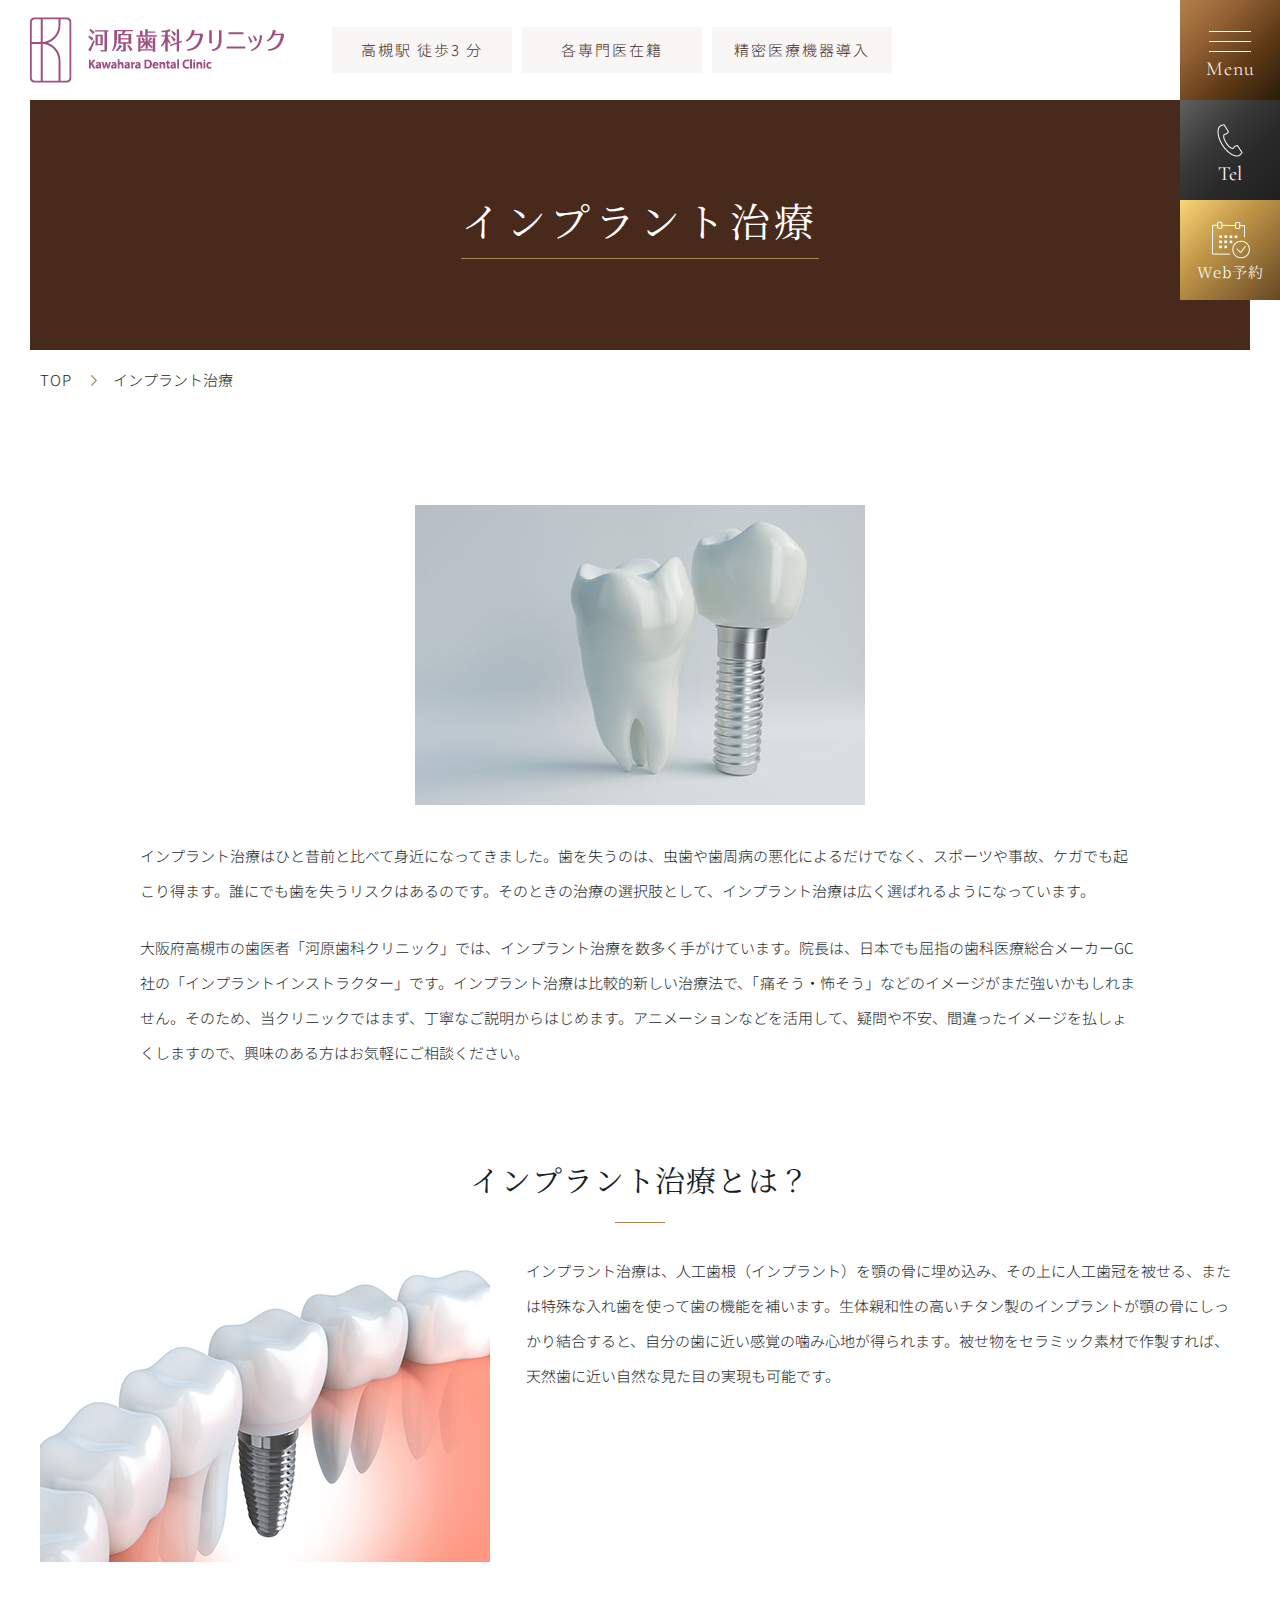
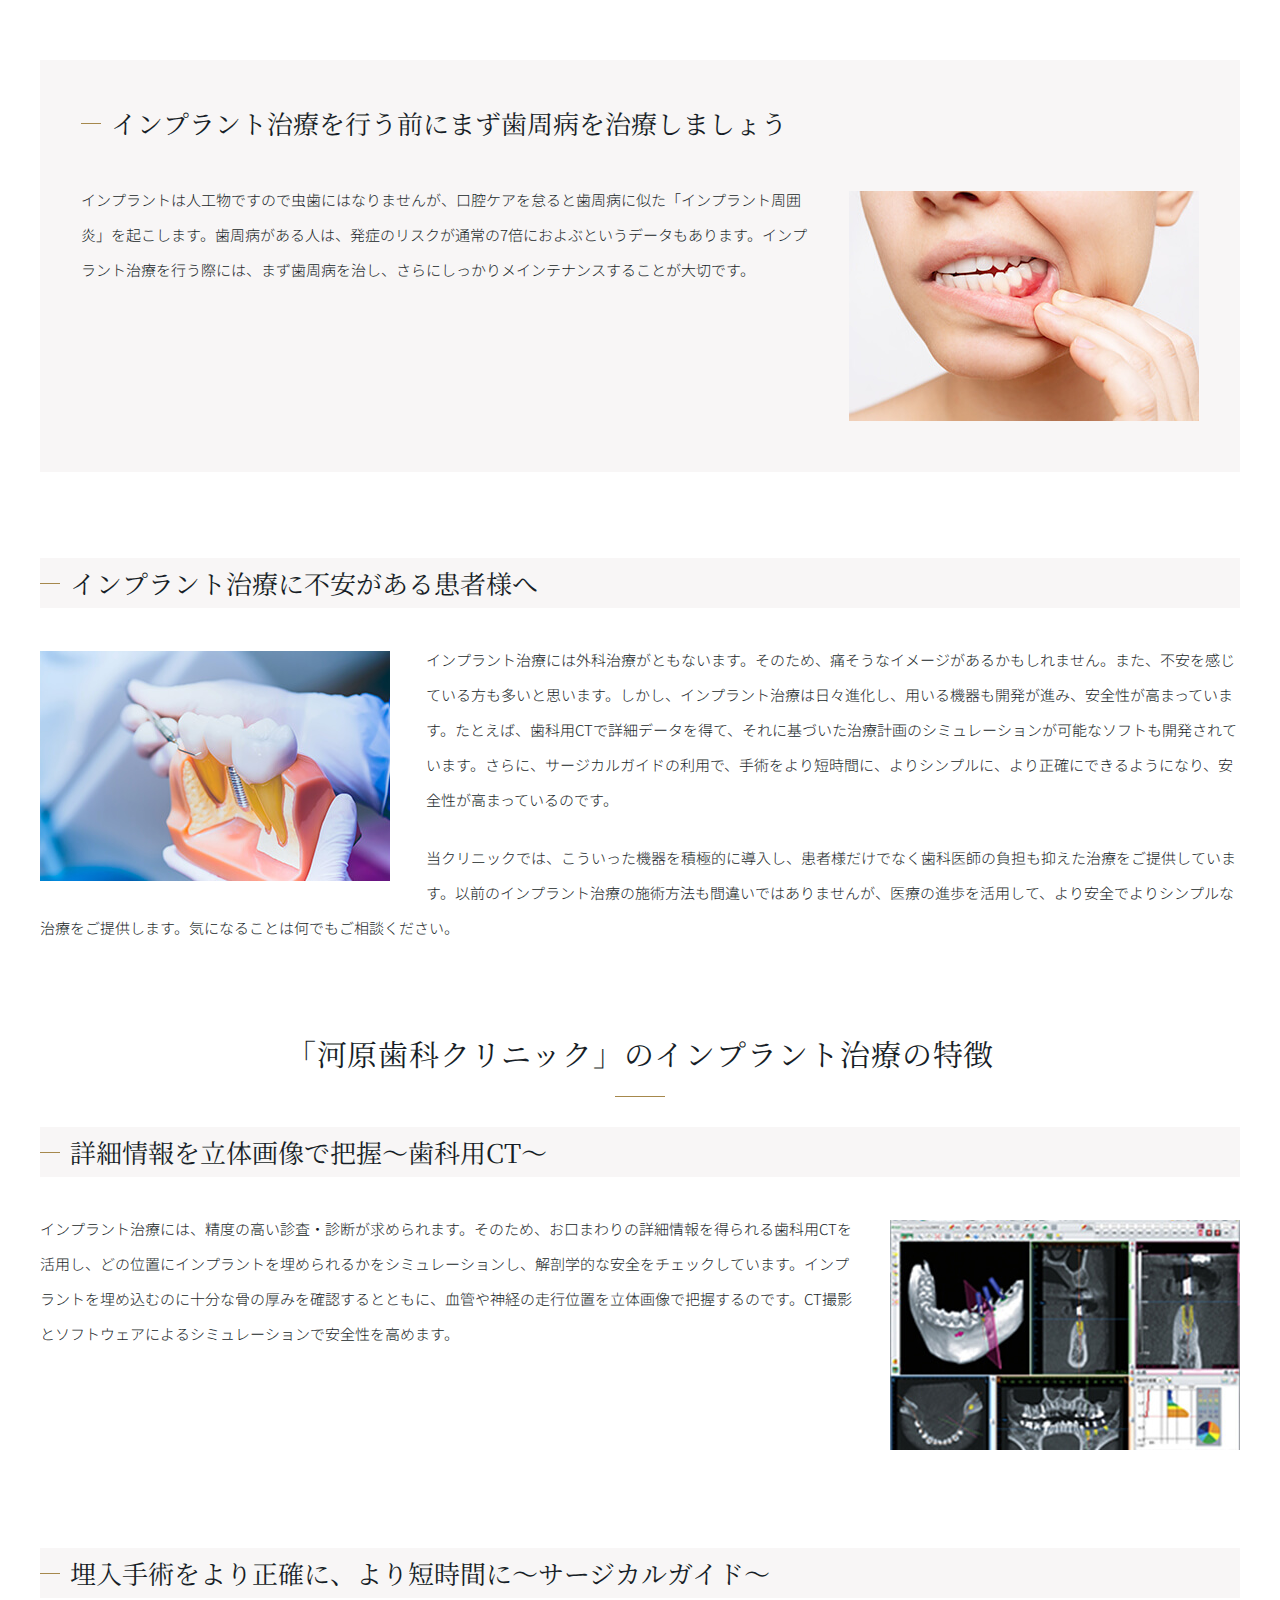
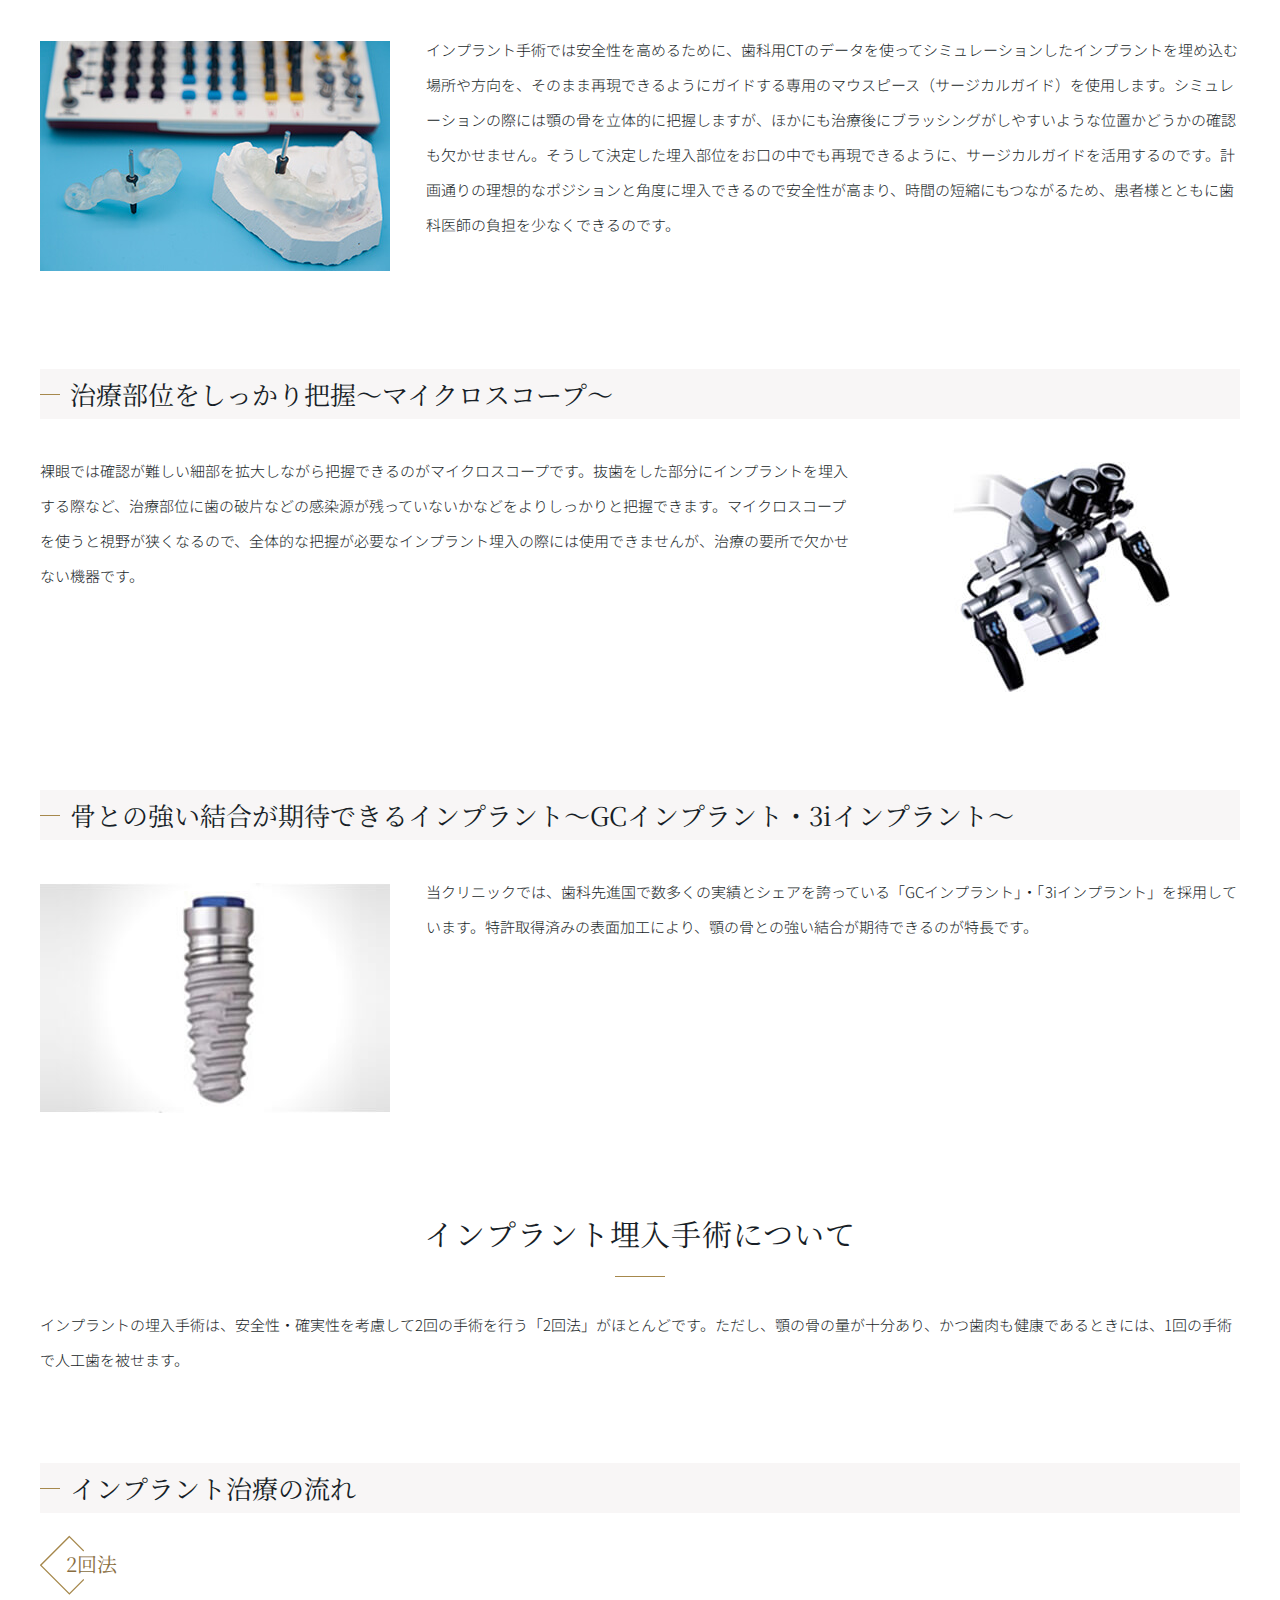
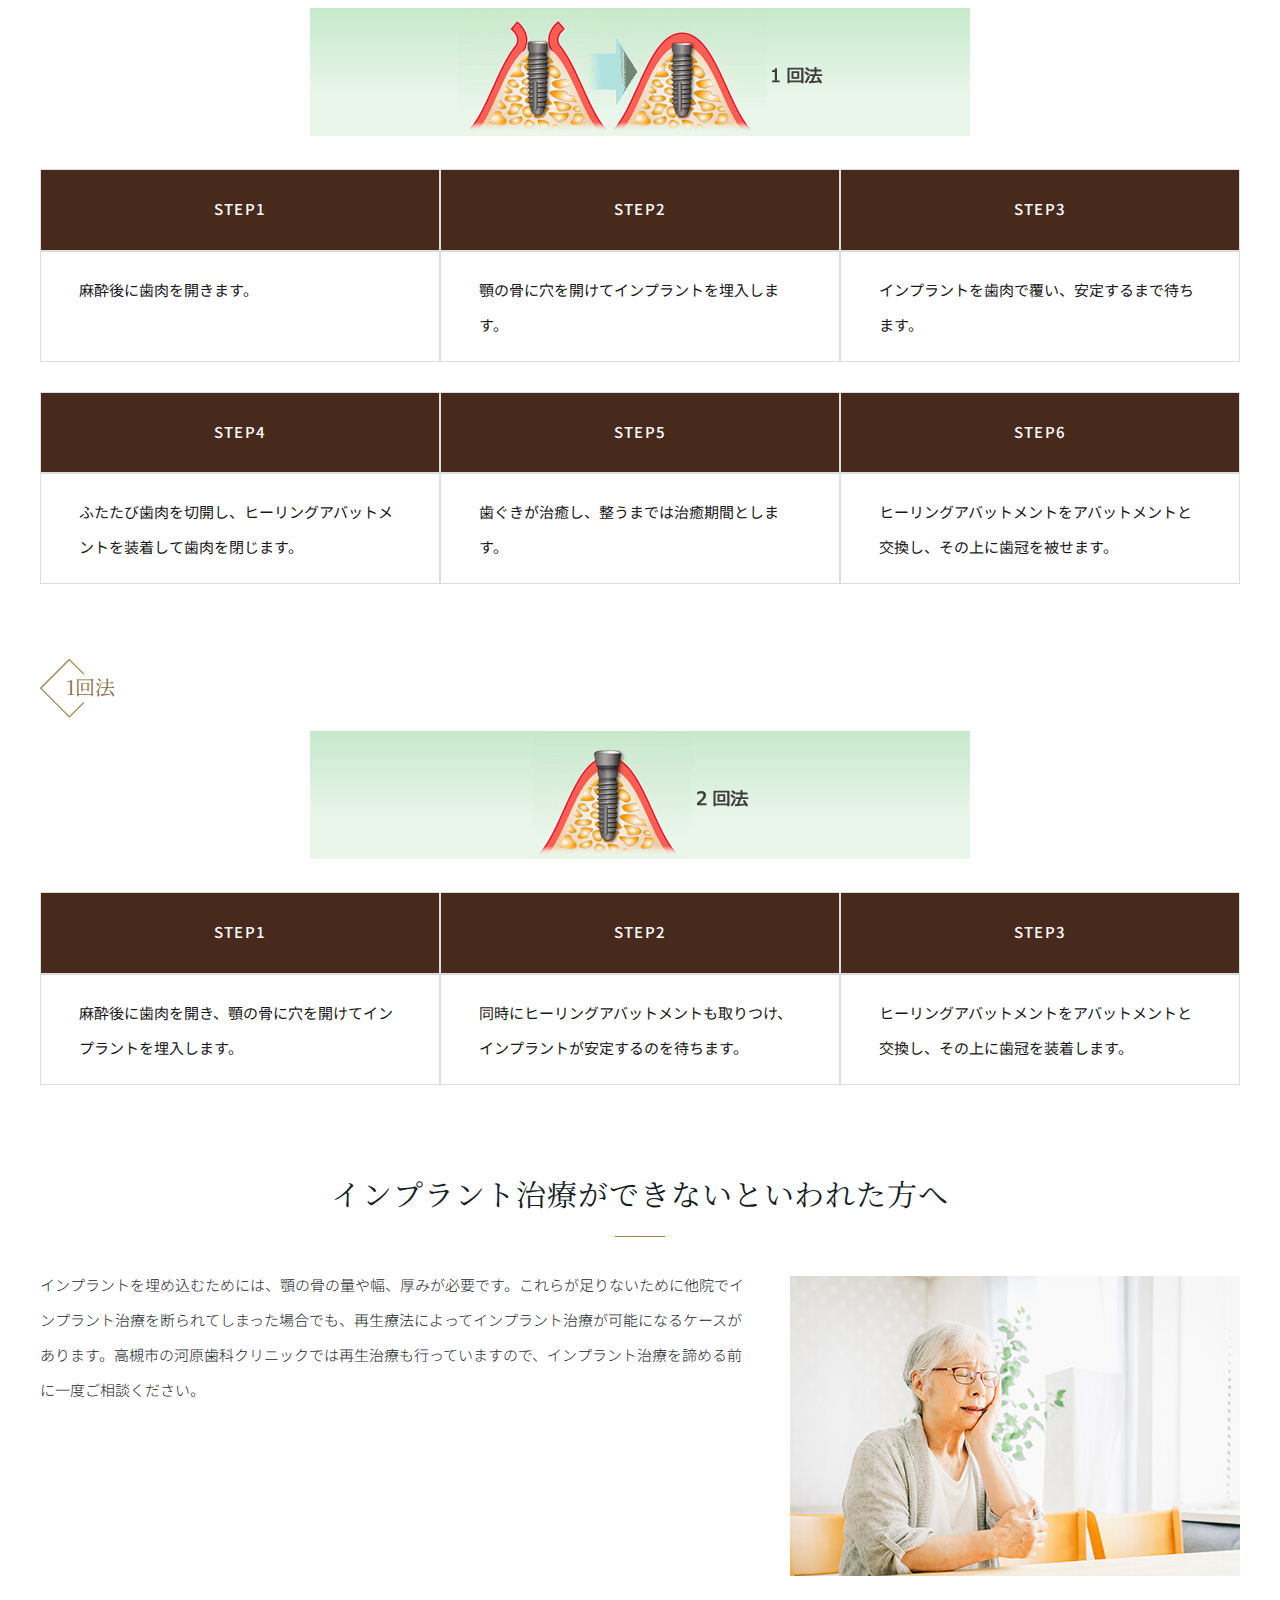
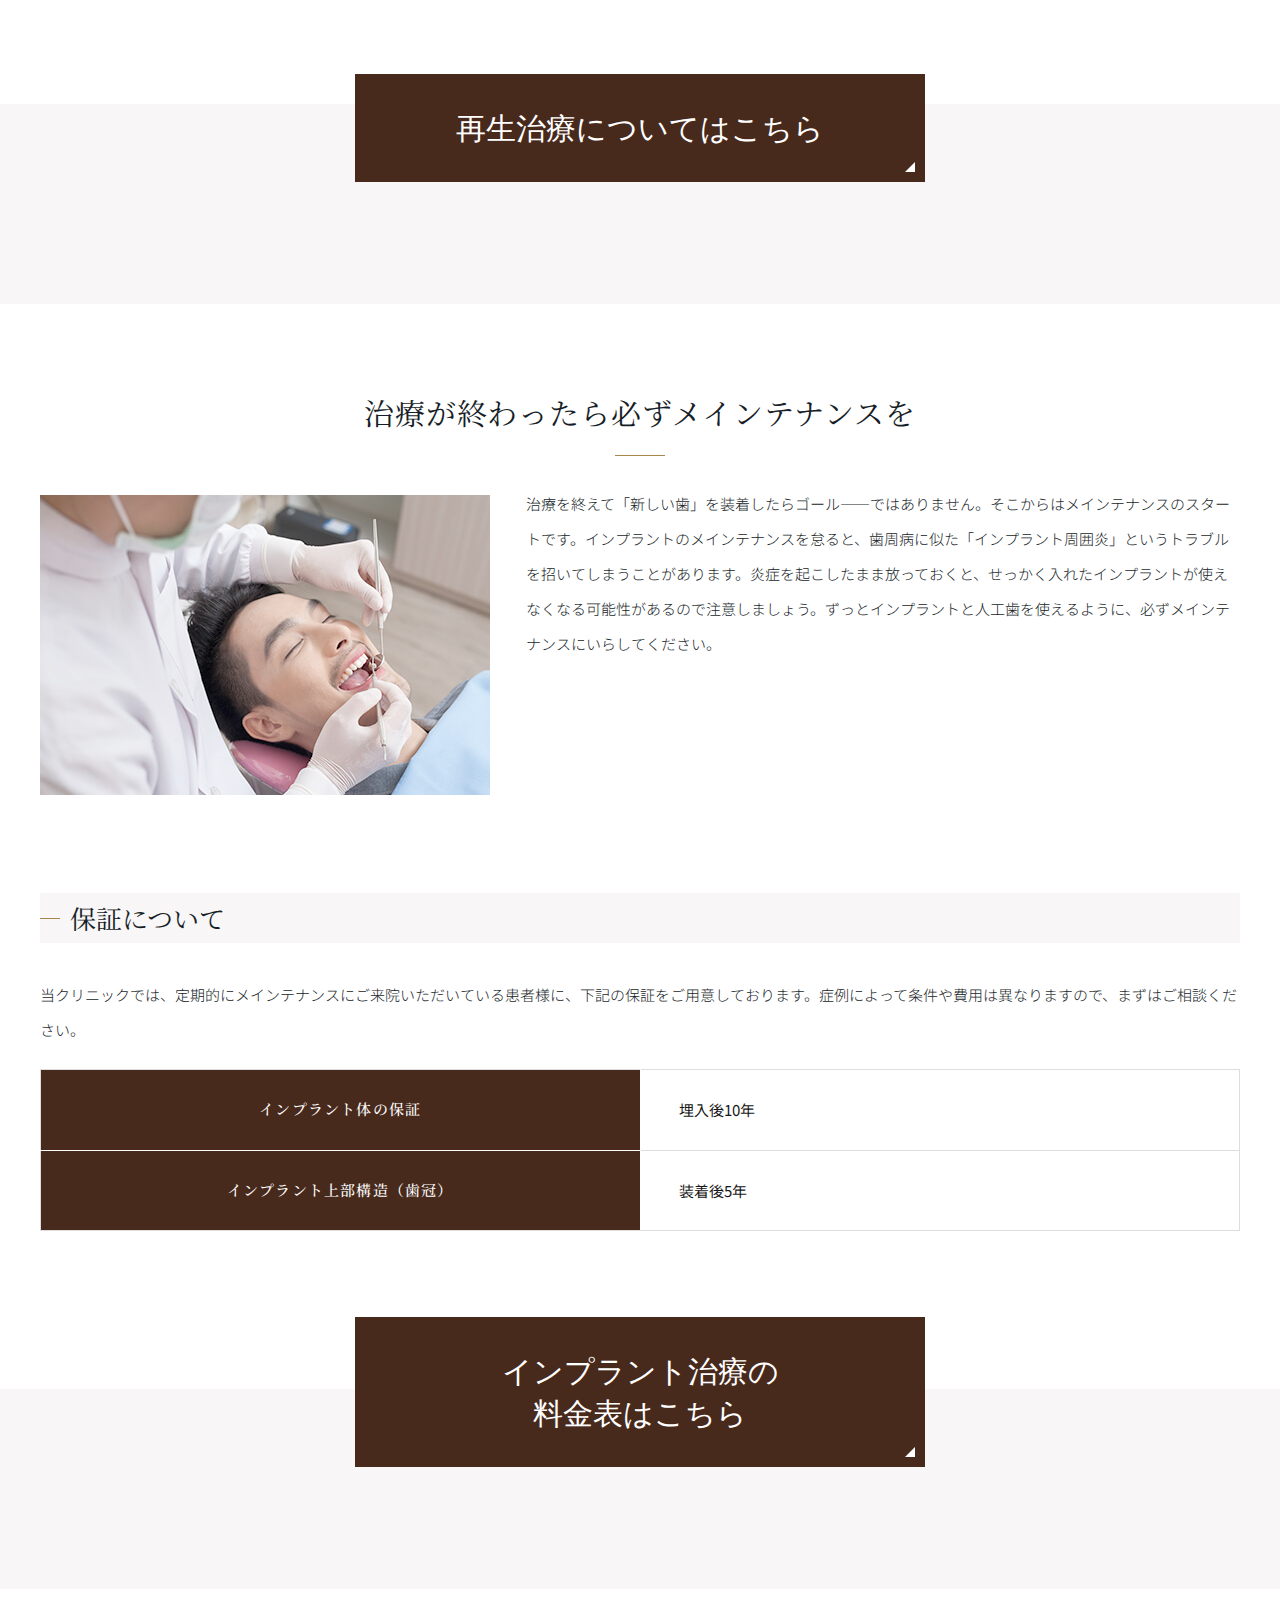
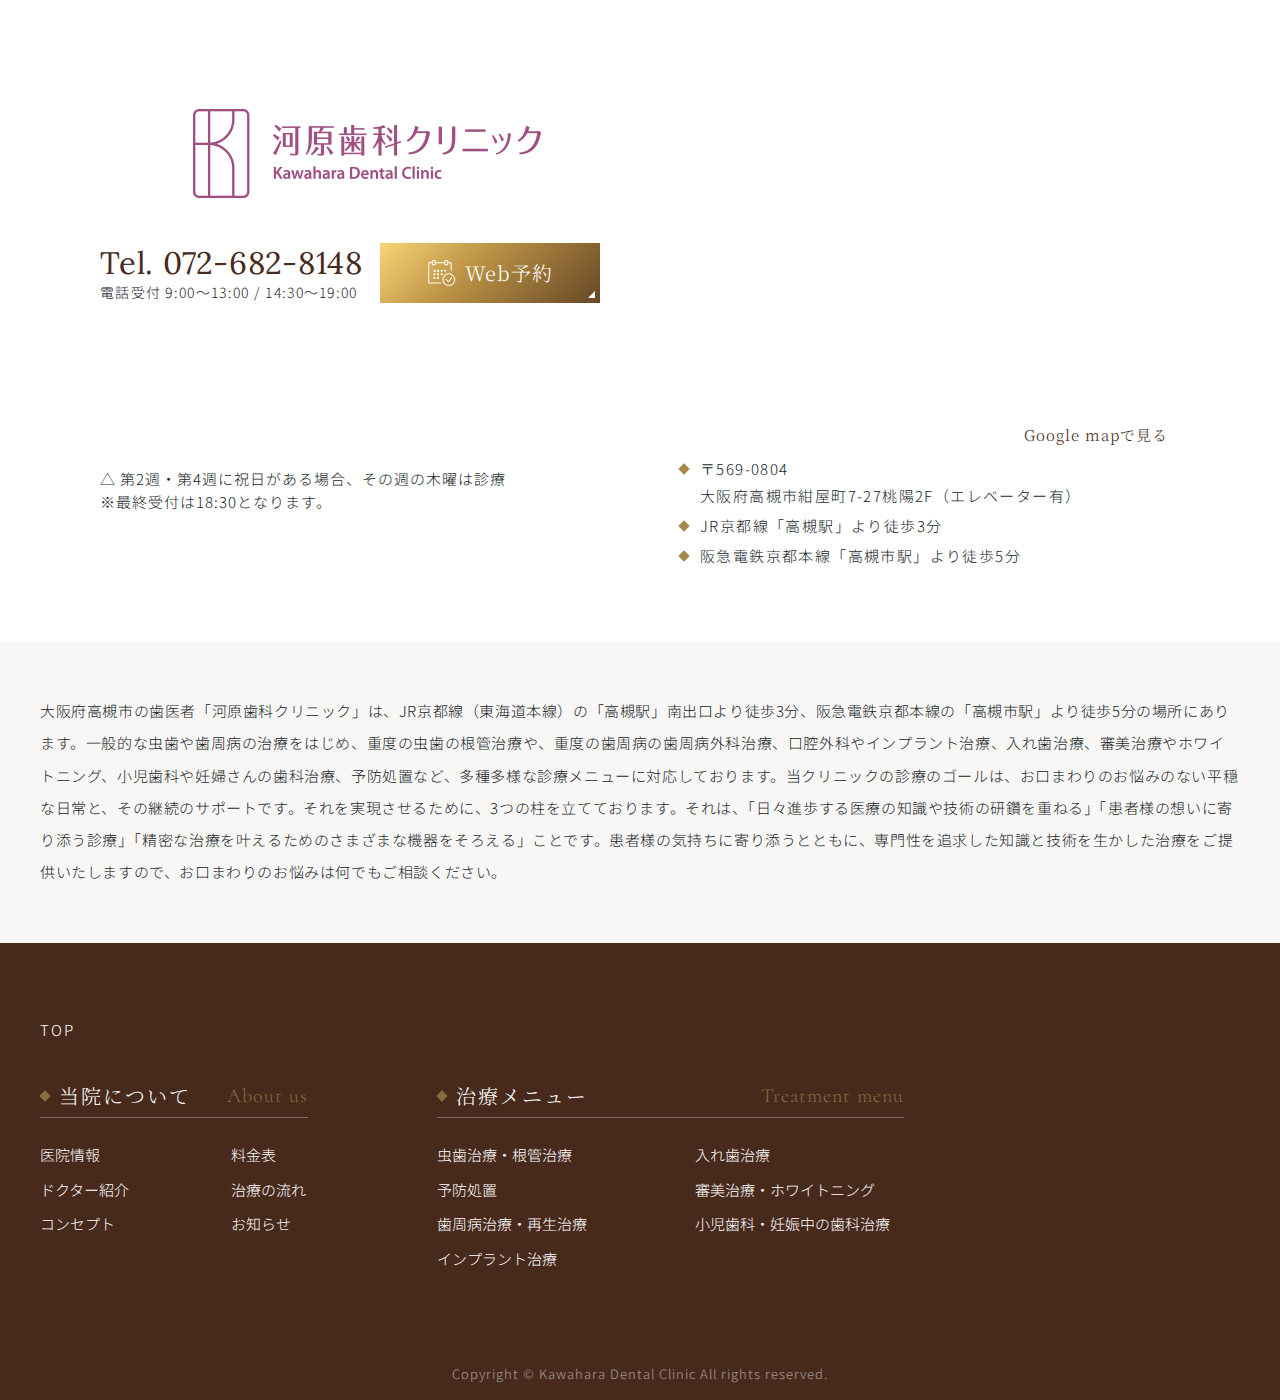
<file: implant.html>
<!doctype html>
<html lang="ja">

<head>
    <meta charset="utf-8">
    <meta name="viewport" content="width=device-width, initial-scale=-100%, user-scalable=yes" />
    <meta name="format-detection" content="telephone=no">
    <title>インプラント治療｜高槻駅徒歩3分の歯医者｜河原歯科クリニック</title>
    <meta name="keywords" content="インプラント,人工歯根,CT,サージカルガイド,マイクロスコープ">
    <meta name="description" content="高槻市の歯医者「河原歯科クリニック」のインプラント治療のページです。人工歯根を顎の骨に埋めて支台にして、被せ物や特殊な入れ歯を装着します。歯科用CTやシミュレーション、サージカルガイド、マイクロスコープを活用した精度の高い治療をご提供します。">
    <link rel="shortcut icon"  href="images/favicon.ico"/>
    <link rel="stylesheet" href="css/under.css">
    <link rel="stylesheet" href="css/under_responsive.css">
    <link rel="stylesheet" href="css/styles.css">
    <link rel="stylesheet" href="css/responsive.css">
    <!-- Global site tag (gtag.js) - Google Analytics -->
    <script async src="https://www.googletagmanager.com/gtag/js?id=UA-136025975-55"></script>
    <script>
    window.dataLayer = window.dataLayer || [];
    function gtag(){dataLayer.push(arguments);}
    gtag('js', new Date());

    gtag('config', 'UA-00000000-00');
    </script>
    <script type="application/ld+json">
        {
            "@context": "http://schema.org",
            "@type": "BreadcrumbList",
            "itemListElement": [
                {
                    "@type": "ListItem",
                    "position": 1,
                    "item": {
                        "@id": "https://www.kawahara-dc.net/",
                        "name": "高槻駅徒歩3分の歯医者｜河原歯科クリニック｜各種専門医在籍・精密医療機器導入"
                    }
                },
                {
                    "@type": "ListItem",
                    "position": 2,
                    "item": {
                        "@id": "https://www.kawahara-dc.net/implant.html",
                        "name": "インプラント治療｜高槻駅徒歩3分の歯医者｜河原歯科クリニック"
                    }
                }
            ]
        }
    </script>
	<script type="application/ld+json">
        {
            "@context": "https://schema.org/",
            "@type": "HowTo",
            "name": "インプラント治療｜高槻駅徒歩3分の歯医者｜河原歯科クリニック",
            "description": "インプラント治療の流れ 2回法",
            "step": [
                {
                    "@type": "HowToStep",
                    "text": "STEP1",
                    "name": "麻酔後に歯肉を開きます。"
                },
                {
                    "@type": "HowToStep",
                    "text": "STEP2",
                    "name": "顎の骨に穴を開けてインプラントを埋入します。"
                },
                {
                    "@type": "HowToStep",
                    "text": "STEP3",
                    "name": "インプラントを歯肉で覆い、安定するまで待ちます。"
                },
				{
                    "@type": "HowToStep",
                    "text": "STEP4",
                    "name": "ふたたび歯肉を切開し、ヒーリングアバットメントを装着して歯肉を閉じます。"
                },
				{
                    "@type": "HowToStep",
                    "text": "STEP5",
                    "name": "歯ぐきが治癒し、整うまでは治癒期間とします。"
                },
				{
                    "@type": "HowToStep",
                    "text": "STEP6",
                    "name": "ヒーリングアバットメントをアバットメントと交換し、その上に歯冠を被せます。"
                }

            ]
        }
    </script>
</head>

<body class="under">
    <div id="wrapper">
        <header id="header">
			<div class="container-full">
				<div class="header-wrap">
					<h1 class="logo">
						<a href="https://www.kawahara-dc.net/">
							<img src="./images/logo.png" class="lo-pc" alt="高槻市の歯医者「河原歯科クリニック」のCTを活用したインプラント治療のページです。">
							<img src="./images/logo-sp.png" class="lo-sp" alt="高槻市の歯医者「河原歯科クリニック」のCTを活用したインプラント治療のページです。">
						</a>
					</h1>
					<ul class="header-btn">
						<li>
							高槻駅 徒歩3 分
						</li>
						<li>
							各専門医在籍
						</li>
						<li>
							精密医療機器導入
						</li>
					</ul>
					<p class="menu_icon">
						<span class="mline"></span>
						<span class="mtext">
							Menu
						</span>
					</p>
				</div>
			</div>
		</header>
		<div class="btn-fix">
			<ul class="bf-list">
				<li>
					<p class="bf-ic">
						<img src="./images/ic-tell.png" width="26" height="33" alt="tell">
					</p>
					<p class="bf-tt pc f-cor">Tel</p>
					<p class="bf-tt2 sp f-lora">072-682-8148</p>
					<a href="tel:0726828148" onclick="gtag('event', 'tel', {'event_category': 'sp'});"
						class="bf-lk"></a>
				</li>
				<li>
					<p class="bf-ic">
						<img src="./images/ic-lich.png" width="39" height="38" alt="Web予約">
					</p>
					<p class="bf-tt f-serif">Web予約</p>
					<a href="https://ssl.haisha-yoyaku.jp/m5593528/login/serviceAppoint/index?SITE_CODE=hp"
						target="_blank" rel="noopener" class="bf-lk"></a>
				</li>
			</ul>
		</div>
		<div id="gnavi">
			<div class="gnavi-wrapper">
				<a class="gnavi-top" rel="noopener" href="https://www.kawahara-dc.net/" target="_blank">
					Top
				</a>
				<div class="gnavi-menu">
					<div class="gnavi-item">
						<p class="gnavi-head">
							<span class="f-serif">
								当院について
							</span>
							<span class="f-cor">
								About us
							</span>
						</p>
						<ul class="gnavi-list">
							<li><a href="clinic.html">医院情報</a></li>
							<li><a href="staff.html">ドクター紹介</a></li>
							<li><a href="relief.html">コンセプト</a></li>
							<li><a href="price.html">料金表</a></li>
							<li><a href="flow.html">治療の流れ</a></li>
							<li><a href="blog/">お知らせ</a></li>
						</ul>
					</div>
					<div class="gnavi-item">
						<p class="gnavi-head">
							<span class="f-serif">
								治療メニュー
							</span>
							<span class="f-cor">
								Treatment menu
							</span>
						</p>
						<ul class="gnavi-list">
							<li><a href="general.html">虫歯治療・根管治療</a></li>
							<li><a href="prev.html">予防処置</a></li>
							<li><a href="perio.html">歯周病治療・再生治療</a></li>
							<li><a href="implant.html">インプラント治療</a></li>
							<li><a href="false.html">入れ歯治療</a></li>
							<li><a href="esthe.html">審美治療・ホワイトニング</a></li>
							<li><a href="child.html">小児歯科・妊娠中の歯科治療</a></li>
						</ul>
					</div>
				</div>

				<div class="gnavi-info">
					<div class="gnavi-tkb">
						<p class="tkb-ig">
							<img src="./images/tkb-menu.jpg" width="500" height="130" alt="診療時間">
						</p>
						<p class="tkb-nte">
							<span>△ 第2週・第4週に祝日がある場合､その週の木曜は診療</span>
							<span>※最終受付は18:30となります。</span>
						</p>
					</div>

					<div class="gnavi-itm">
						<div class="gnavi-call">
							<a href="tel:0726828148" class="call-g f-lora">
								Tel. 072-682-8148
							</a>
							<span class="gnavi-time">
								電話受付 9:00～13:00 / 14:30～19:00
							</span>
						</div>

						<a href="https://ssl.haisha-yoyaku.jp/m5593528/login/serviceAppoint/index?SITE_CODE=hp"
							rel="noopener" class="gnavi-web f-serif" target="_blank">
							<img src="./images/ic-time.png" width="28" alt="Web予約">
							Web予約
						</a>
					</div>
				</div>
			</div>
		</div>
        <main id="main">
            <div id="mainvisual">
                <div class="container">
                    <h2 class="under_mv_ttl"><span class="wrap">インプラント治療</span></h2>
                </div>
            </div>
            <div id="content">
                <ul class="topic_path">
                    <li><a href="https://www.kawahara-dc.net/">TOP</a></li>
                    <li>インプラント治療</li>
                </ul>
                <div class="section">
                    <div class="under_sec_small_width">
                        <p class="image_c"><img src="images/implant_img01.jpg" alt="インプラント治療"></p>
                        <p>インプラント治療はひと昔前と比べて身近になってきました。歯を失うのは、虫歯や歯周病の悪化によるだけでなく、スポーツや事故、ケガでも起こり得ます。誰にでも歯を失うリスクはあるのです。そのときの治療の選択肢として、インプラント治療は広く選ばれるようになっています。</p>
                        <p>大阪府高槻市の歯医者「河原歯科クリニック」では、インプラント治療を数多く手がけています。院長は、日本でも屈指の歯科医療総合メーカーGC社の「インプラントインストラクター」です。インプラント治療は比較的新しい治療法で、「痛そう・怖そう」などのイメージがまだ強いかもしれません。そのため、当クリニックではまず、丁寧なご説明からはじめます。アニメーションなどを活用して、疑問や不安、間違ったイメージを払しょくしますので、興味のある方はお気軽にご相談ください。</p>
                    </div>
                 </div>
                <section>
                    <h3>インプラント治療とは？</h3>
                    <p class="image_l"><img src="images/implant_img02.jpg" alt="インプラント治療とは？"></p>
                    <p class="clearfix">インプラント治療は、人工歯根（インプラント）を顎の骨に埋め込み、その上に人工歯冠を被せる、または特殊な入れ歯を使って歯の機能を補います。生体親和性の高いチタン製のインプラントが顎の骨にしっかり結合すると、自分の歯に近い感覚の噛み心地が得られます。被せ物をセラミック素材で作製すれば、天然歯に近い自然な見た目の実現も可能です。</p>
                </section>
                <section>
                    <div class="under_frame">
                        <h4><span class="wrap">インプラント治療を行う前にまず歯周病を治療しましょう</span></h4>
                        <p class="image_r"><img src="images/implant_img03.jpg" alt="インプラント治療を行う前にまず歯周病を治療しましょう"></p>
                        <p class="clearfix">インプラントは人工物ですので虫歯にはなりませんが、口腔ケアを怠ると歯周病に似た「インプラント周囲炎」を起こします。歯周病がある人は、発症のリスクが通常の7倍におよぶというデータもあります。インプラント治療を行う際には、まず歯周病を治し、さらにしっかりメインテナンスすることが大切です。</p>
                    </div>
                </section>
                <section>
                    <h4><span class="wrap">インプラント治療に不安がある患者様へ</span></h4>
                    <p class="image_l"><img src="images/implant_img04.jpg" alt="インプラント治療に不安がある患者様へ"></p>
                    <p>インプラント治療には外科治療がともないます。そのため、痛そうなイメージがあるかもしれません。また、不安を感じている方も多いと思います。しかし、インプラント治療は日々進化し、用いる機器も開発が進み、安全性が高まっています。たとえば、歯科用CTで詳細データを得て、それに基づいた治療計画のシミュレーションが可能なソフトも開発されています。さらに、サージカルガイドの利用で、手術をより短時間に、よりシンプルに、より正確にできるようになり、安全性が高まっているのです。</p>
                    <p class="clearfix">当クリニックでは、こういった機器を積極的に導入し、患者様だけでなく歯科医師の負担も抑えた治療をご提供しています。以前のインプラント治療の施術方法も間違いではありませんが、医療の進歩を活用して、より安全でよりシンプルな治療をご提供します。気になることは何でもご相談ください。</p>
                </section>
                <section>
                    <h3>「河原歯科クリニック」のインプラント治療の特徴</h3>
                    <h4><span class="wrap">詳細情報を立体画像で把握～歯科用CT～</span></h4>
                    <p class="image_r"><img src="images/implant_img05.jpg" alt="詳細情報を立体画像で把握～歯科用CT～"></p>
                    <p class="clearfix">インプラント治療には、精度の高い診査・診断が求められます。そのため、お口まわりの詳細情報を得られる歯科用CTを活用し、どの位置にインプラントを埋められるかをシミュレーションし、解剖学的な安全をチェックしています。インプラントを埋め込むのに十分な骨の厚みを確認するとともに、血管や神経の走行位置を立体画像で把握するのです。CT撮影とソフトウェアによるシミュレーションで安全性を高めます。</p>
                </section>
                <section>
                    <h4><span class="wrap">埋入手術をより正確に、より短時間に～サージカルガイド～</span></h4>
                    <p class="image_l"><img src="images/implant_img06.jpg" alt="埋入手術をより正確に、より短時間に～サージカルガイド～"></p>
                    <p class="clearfix">インプラント手術では安全性を高めるために、歯科用CTのデータを使ってシミュレーションしたインプラントを埋め込む場所や方向を、そのまま再現できるようにガイドする専用のマウスピース（サージカルガイド）を使用します。シミュレーションの際には顎の骨を立体的に把握しますが、ほかにも治療後にブラッシングがしやすいような位置かどうかの確認も欠かせません。そうして決定した埋入部位をお口の中でも再現できるように、サージカルガイドを活用するのです。計画通りの理想的なポジションと角度に埋入できるので安全性が高まり、時間の短縮にもつながるため、患者様とともに歯科医師の負担を少なくできるのです。</p>
                </section>
                <section>
                    <h4><span class="wrap">治療部位をしっかり把握～マイクロスコープ～</span></h4>
                    <p class="image_r"><img src="images/implant_img07.jpg" alt="治療部位をしっかり把握～マイクロスコープ～"></p>
                    <p class="clearfix">裸眼では確認が難しい細部を拡大しながら把握できるのがマイクロスコープです。抜歯をした部分にインプラントを埋入する際など、治療部位に歯の破片などの感染源が残っていないかなどをよりしっかりと把握できます。マイクロスコープを使うと視野が狭くなるので、全体的な把握が必要なインプラント埋入の際には使用できませんが、治療の要所で欠かせない機器です。</p>
                </section>
                <section>
                    <h4><span class="wrap">骨との強い結合が期待できるインプラント～GCインプラント・3iインプラント～</span></h4>
                    <p class="image_l"><img src="images/implant_img08.jpg" alt="骨との強い結合が期待できるインプラント～GCインプラント・3iインプラント～"></p>
                    <p class="clearfix">当クリニックでは、歯科先進国で数多くの実績とシェアを誇っている「GCインプラント」・「3iインプラント」を採用しています。特許取得済みの表面加工により、顎の骨との強い結合が期待できるのが特長です。</p>
                </section>
                <section>
                    <h3>インプラント埋入手術について</h3>
                    <p>インプラントの埋入手術は、安全性・確実性を考慮して2回の手術を行う「2回法」がほとんどです。ただし、顎の骨の量が十分あり、かつ歯肉も健康であるときには、1回の手術で人工歯を被せます。</p>
                </section>
                <section>
                    <h4><span class="wrap">インプラント治療の流れ</span></h4>
                    <h5><span class="wrap">2回法</span></h5>
                    <p class="image_c"><img src="images/implant_img09.png" alt="2回法"></p>
                    <div class="under_tbl_block mb30">
                        <dl class="under_tbl_block_item">
                            <dt>STEP1</dt>
                            <dd>
                                <p class="des">麻酔後に歯肉を開きます。</p>
                            </dd> 
                        </dl>
                        <dl class="under_tbl_block_item">
                            <dt>STEP2</dt>
                            <dd>
                                <p class="des">顎の骨に穴を開けてインプラントを埋入します。</p>
                            </dd> 
                        </dl>
                        <dl class="under_tbl_block_item">
                            <dt>STEP3</dt>
                            <dd>
                                <p class="des">インプラントを歯肉で覆い、安定するまで待ちます。</p>
                            </dd> 
                        </dl>
                    </div>
                    <div class="under_tbl_block">
                        <dl class="under_tbl_block_item">
                            <dt>STEP4</dt>
                            <dd>
                                <p class="des">ふたたび歯肉を切開し、ヒーリングアバットメントを装着して歯肉を閉じます。</p>
                            </dd> 
                        </dl>
                        <dl class="under_tbl_block_item">
                            <dt>STEP5</dt>
                            <dd>
                                <p class="des">歯ぐきが治癒し、整うまでは治癒期間とします。</p>
                            </dd> 
                        </dl>
                        <dl class="under_tbl_block_item">
                            <dt>STEP6</dt>
                            <dd>
                                <p class="des">ヒーリングアバットメントをアバットメントと交換し、その上に歯冠を被せます。</p>
                            </dd> 
                        </dl>
                    </div>
                </section>
                <section>
                    <h5><span class="wrap">1回法</span></h5>
                    <p class="image_c"><img src="images/implant_img10.png" alt="1回法"></p>
                    <div class="under_tbl_block mb30">
                        <dl class="under_tbl_block_item">
                            <dt>STEP1</dt>
                            <dd>
                                <p class="des">麻酔後に歯肉を開き、顎の骨に穴を開けてインプラントを埋入します。</p>
                            </dd> 
                        </dl>
                        <dl class="under_tbl_block_item">
                            <dt>STEP2</dt>
                            <dd>
                                <p class="des">同時にヒーリングアバットメントも取りつけ、インプラントが安定するのを待ちます。</p>
                            </dd> 
                        </dl>
                        <dl class="under_tbl_block_item">
                            <dt>STEP3</dt>
                            <dd>
                                <p class="des">ヒーリングアバットメントをアバットメントと交換し、その上に歯冠を装着します。</p>
                            </dd> 
                        </dl>
                    </div>
                </section>
                <section>
                    <h3>インプラント治療ができないといわれた方へ</h3>
                    <p class="image_r"><img src="images/implant_img11.jpg" alt="インプラント治療ができないといわれた方へ"></p>
                    <p class="clearfix">インプラントを埋め込むためには、顎の骨の量や幅、厚みが必要です。これらが足りないために他院でインプラント治療を断られてしまった場合でも、再生療法によってインプラント治療が可能になるケースがあります。高槻市の河原歯科クリニックでは再生治療も行っていますので、インプラント治療を諦める前に一度ご相談ください。</p>
                </section>
                <div class="section">
                    <div class="under_bnr_box">
                        <ul class="under_bnr has_one">
                            <li class="bnr01"><a href="perio.html">再生治療についてはこちら</a></li>
                        </ul>
                    </div>
                </div>
                <section>
                    <h3>治療が終わったら必ずメインテナンスを</h3>
                    <p class="image_l"><img src="images/implant_img12.jpg" alt="治療が終わったら必ずメインテナンスを"></p>
                    <p class="clearfix">治療を終えて「新しい歯」を装着したらゴール――ではありません。そこからはメインテナンスのスタートです。インプラントのメインテナンスを怠ると、歯周病に似た「インプラント周囲炎」というトラブルを招いてしまうことがあります。炎症を起こしたまま放っておくと、せっかく入れたインプラントが使えなくなる可能性があるので注意しましょう。ずっとインプラントと人工歯を使えるように、必ずメインテナンスにいらしてください。</p>
                </section>
                <section>
                    <h4><span class="wrap">保証について</span></h4>
                    <p>当クリニックでは、定期的にメインテナンスにご来院いただいている患者様に、下記の保証をご用意しております。症例によって条件や費用は異なりますので、まずはご相談ください。</p>
                    <table class="under_tbl tbl_block mb30">
                        <tr>
                            <th class="w50">インプラント体の保証</th>
                            <td>埋入後10年</td>
                        </tr>
                        <tr>
                            <th>インプラント上部構造（歯冠）</th>
                            <td>装着後5年</td>
                        </tr>
                    </table>
                </section>
                <div class="section">
                    <div class="under_bnr_box">
                        <ul class="under_bnr has_one">
                            <li class="bnr01"><a href="price.html">インプラント治療の<br>料金表はこちら</a></li>
                        </ul>
                    </div>
                </div>
            </div>
        </main>
        <footer id="footer">
			<div class="footer-top">
				<div class="container">
					<div class="ft-wrapper">
						<div class="ft-cols">
							<div class="ft-item">
								<a href="https://www.kawahara-dc.net/" class="ft-logo">
									<img src="./images/logo-ft.png" alt="河原歯科クリニック高槻市">
								</a>
								<div class="d-flex">
									<div class="ft-call">
										<a href="tel:0726828148"
											onclick="gtag('event', 'tel', {'event_category': 'sp'});"
											class="call-f f-lora">
											Tel. 072-682-8148
										</a>
										<span class="ft-time">
											電話受付 9:00～13:00 / 14:30～19:00
										</span>
									</div>

									<a href="https://ssl.haisha-yoyaku.jp/m5593528/login/serviceAppoint/index?SITE_CODE=hp"
										class="ft-web f-serif" rel="noopener" target="_blank">
										<img src="./images/ic-time.png" loading="lazy" width="28" height="26" alt="Web予約">
										Web予約
									</a>
								</div>

								<div class="ft-tkb">
									<p class="tkb-img">
										<img src="./images/tbl.jpg" loading="lazy" width="500" height="130" alt="診療時間">
									</p>
									<p class="tkb-note">
										<span>△ 第2週・第4週に祝日がある場合、その週の木曜は診療</span>
										<span>※最終受付は18:30となります。</span>
									</p>
								</div>
							</div>
							<div class="ft-item">
								<div class="ft-map">
									<iframe
										src="https://www.google.com/maps/embed?pb=!1m14!1m8!1m3!1d1637.1279467674424!2d135.618174!3d34.849797!3m2!1i1024!2i768!4f13.1!3m3!1m2!1s0x0%3A0xd291f890f3e6bab!2z5rKz5Y6f5q2v56eR44Kv44Oq44OL44OD44Kv!5e0!3m2!1sja!2sjp!4v1650951170935!5m2!1sja!2sjp"
										width="500" height="300" style="border:0;" allowfullscreen="" loading="lazy"
										referrerpolicy="no-referrer-when-downgrade"></iframe>
									<a href="https://goo.gl/maps/6Uq67QjsGnWV8rUMA" class="map-link f-serif"
										target="_blank" rel="noopener">
										Google mapで見る
										<img src="./images/ar-right.png" loading="lazy" width="6" height="11" alt="arrow right">
									</a>
								</div>

								<ul class="ft-list">
									<li>
										〒569-0804 <br>
										大阪府高槻市紺屋町7-27桃陽2F（エレベーター有）
									</li>
									<li>
										JR京都線「高槻駅」より徒歩3分
									</li>
									<li>
										阪急電鉄京都本線「高槻市駅」より徒歩5分
									</li>
								</ul>
							</div>
						</div>
					</div>
				</div>
			</div>
			<div class="footer-mid">
				<div class="container">
					<div class="fm-wrapper">
						<p class="fm-desc">
							大阪府高槻市の歯医者「河原歯科クリニック」は、JR京都線（東海道本線）の「高槻駅」南出口より徒歩3分、阪急電鉄京都本線の「高槻市駅」より徒歩5分の場所にあります。一般的な虫歯や歯周病の治療をはじめ、重度の虫歯の根管治療や、重度の歯周病の歯周病外科治療、口腔外科やインプラント治療、入れ歯治療、審美治療やホワイトニング、小児歯科や妊婦さんの歯科治療、予防処置など、多種多様な診療メニューに対応しております。当クリニックの診療のゴールは、お口まわりのお悩みのない平穏な日常と、その継続のサポートです。それを実現させるために、3つの柱を立てております。それは、「日々進歩する医療の知識や技術の研鑽を重ねる」「患者様の想いに寄り添う診療」「精密な治療を叶えるためのさまざまな機器をそろえる」ことです。患者様の気持ちに寄り添うとともに、専門性を追求した知識と技術を生かした治療をご提供いたしますので、お口まわりのお悩みは何でもご相談ください。
						</p>
					</div>
				</div>
			</div>

			<div class="footer-bottom">
				<div class="container">
					<div class="fb-wrapper">
						<a class="fb-top" loading="lazy" href="https://www.kawahara-dc.net/">
							top
						</a>
						<div class="d-flex">
							<div class="fb-item">
								<p class="fb-head">
									<span class="f-serif">
										当院について
									</span>
									<span class="f-cor">
										About us
									</span>
								</p>
								<ul class="fb-list">
									<li>
										<a href="clinic.html" class="fb-link">医院情報</a>
									</li>
									<li>
										<a href="staff.html" class="fb-link">ドクター紹介</a>
									</li>
									<li>
										<a href="relief.html" class="fb-link">コンセプト</a>
									</li>
									<li>
										<a href="price.html" class="fb-link">料金表</a>
									</li>
									<li>
										<a href="flow.html" class="fb-link">治療の流れ</a>
									</li>
									<li>
										<a href="blog/" class="fb-link">お知らせ</a>
									</li>
								</ul>
							</div>
							<div class="fb-item">
								<p class="fb-head">
									<span class="f-serif">
										治療メニュー
									</span>
									<span class="f-cor">
										Treatment menu
									</span>
								</p>
								<ul class="fb-list">
									<li>
										<a href="general.html" class="fb-link">虫歯治療・根管治療</a>
									</li>
									<li>
										<a href="prev.html" class="fb-link">予防処置</a>
									</li>
									<li>
										<a href="perio.html" class="fb-link">歯周病治療・再生治療</a>
									</li>
									<li>
										<a href="implant.html" class="fb-link">インプラント治療</a>
									</li>
									<li>
										<a href="false.html" class="fb-link">入れ歯治療</a>
									</li>
									<li>
										<a href="esthe.html" class="fb-link">審美治療・ホワイトニング</a>
									</li>
									<li>
										<a href="child.html" class="fb-link">小児歯科・妊娠中の歯科治療</a>
									</li>
								</ul>
							</div>
							<div class="fb-item">
								<a href="https://ssl.haisha-yoyaku.jp/m5593528/login/serviceAppoint/index?SITE_CODE=hp"
									class="fb-web" target="_blank" rel="noopener">
									<img src="./images/fb-img02.jpg" loading="lazy" width="200" height="70" alt="EPARK">
								</a>
								<a href="https://www.shika-town.com/k00001318" class="fb-web" target="_blank"
									rel="noopener">
									<img src="./images/fb-img01.jpg" loading="lazy" width="200" height="70 alt="SHIKA-TOWN">
								</a>
							</div>
						</div>

						<div class="copyright">
							Copyright &#169; Kawahara Dental Clinic All rights reserved.
						</div>
					</div>
				</div>
			</div>

			<p id="totop">
				<a href="#wrapper">
					<img src="./images/ar-top.png" loading="lazy" width="12" height="6" alt="トップへ戻る">
					Top
				</a>
			</p>


		</footer>
    </div>
    <script src="js/jquery.min.js"></script>
    <script src="js/sweetlink.js"></script>
    <script src="js/track-tel.js"></script>
    <script src="js/matchHeight.js"></script>
    <script src="js/common.js"></script>
    <script>
        $(document).ready(function(){
            $(window).on('load resize', function(){
                if($(".under_tbl_block_item h5").length){
                    $(".under_tbl_block_item h5").matchHeight();
                }
                if($(".under_tbl_block_item .des").length){
                    $(".under_tbl_block_item .des").matchHeight();
                }
            })
        })
    </script>
</body>

</html>
</file>
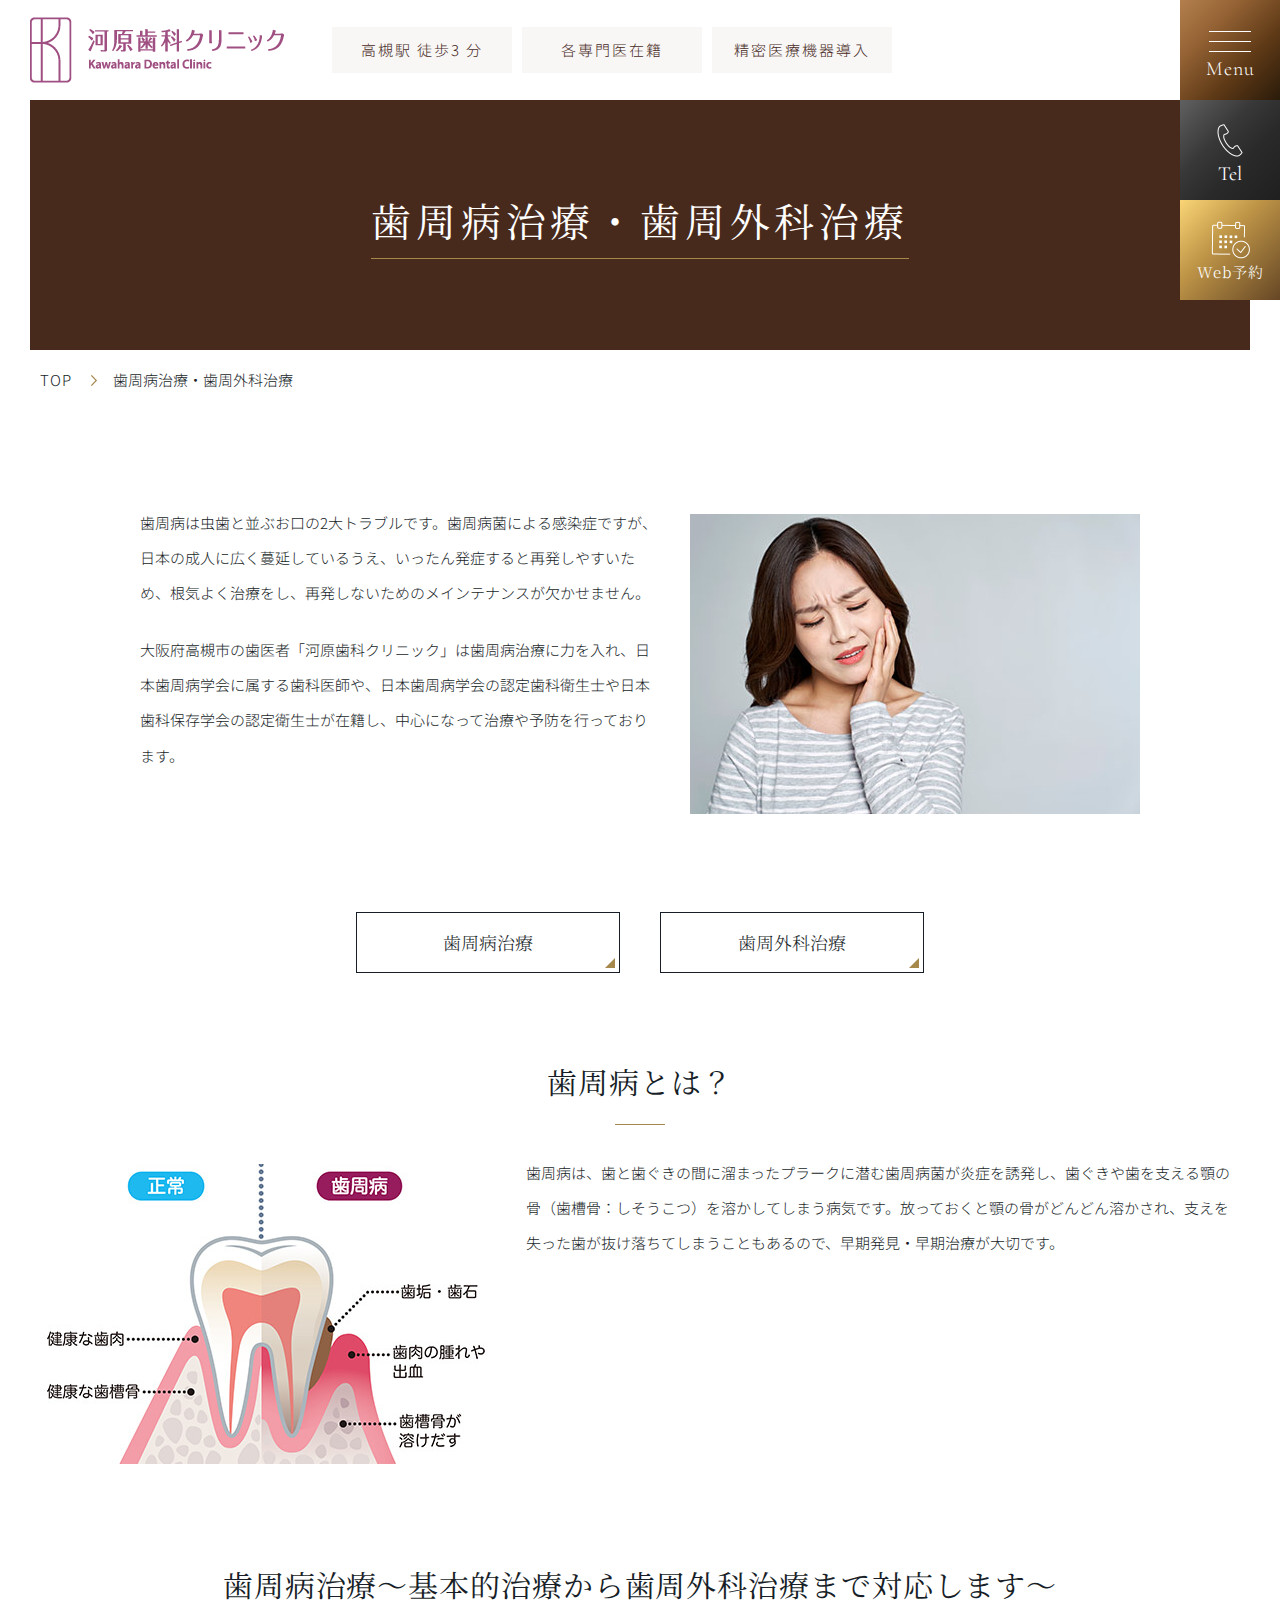
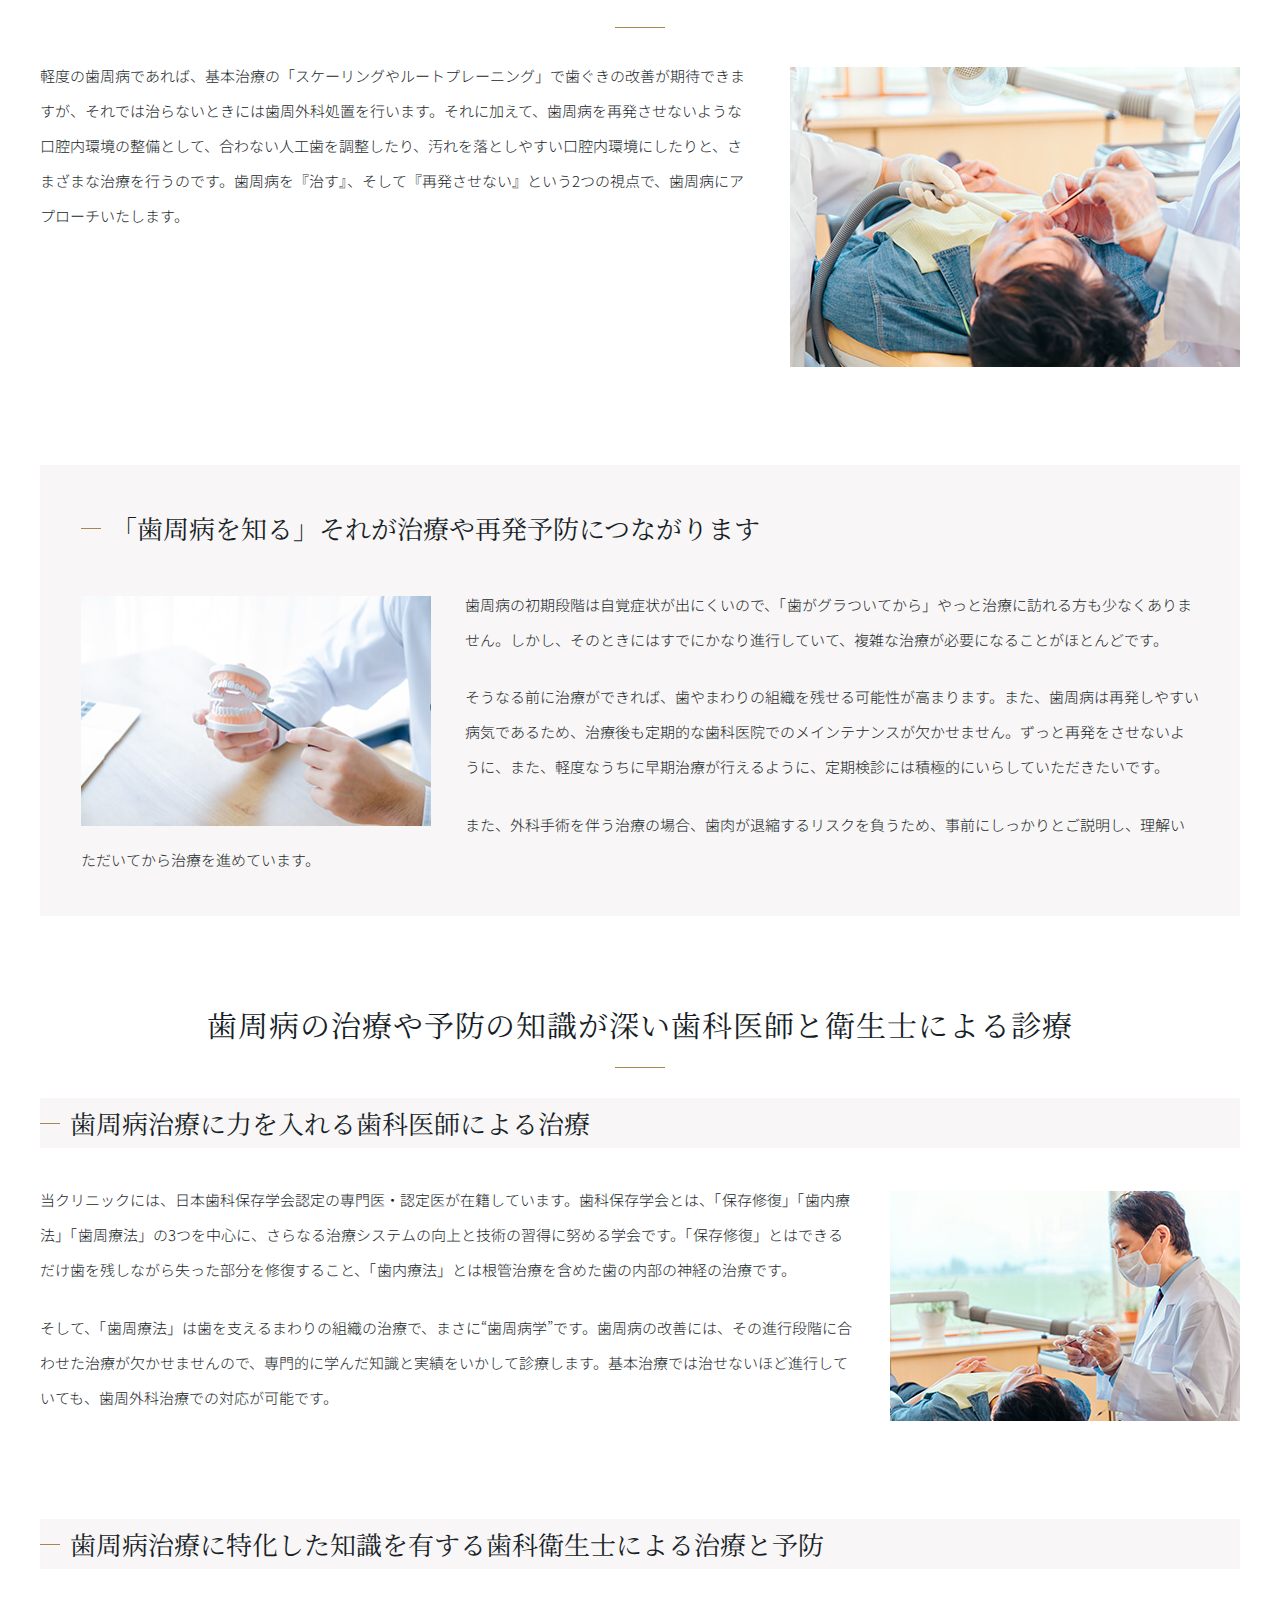
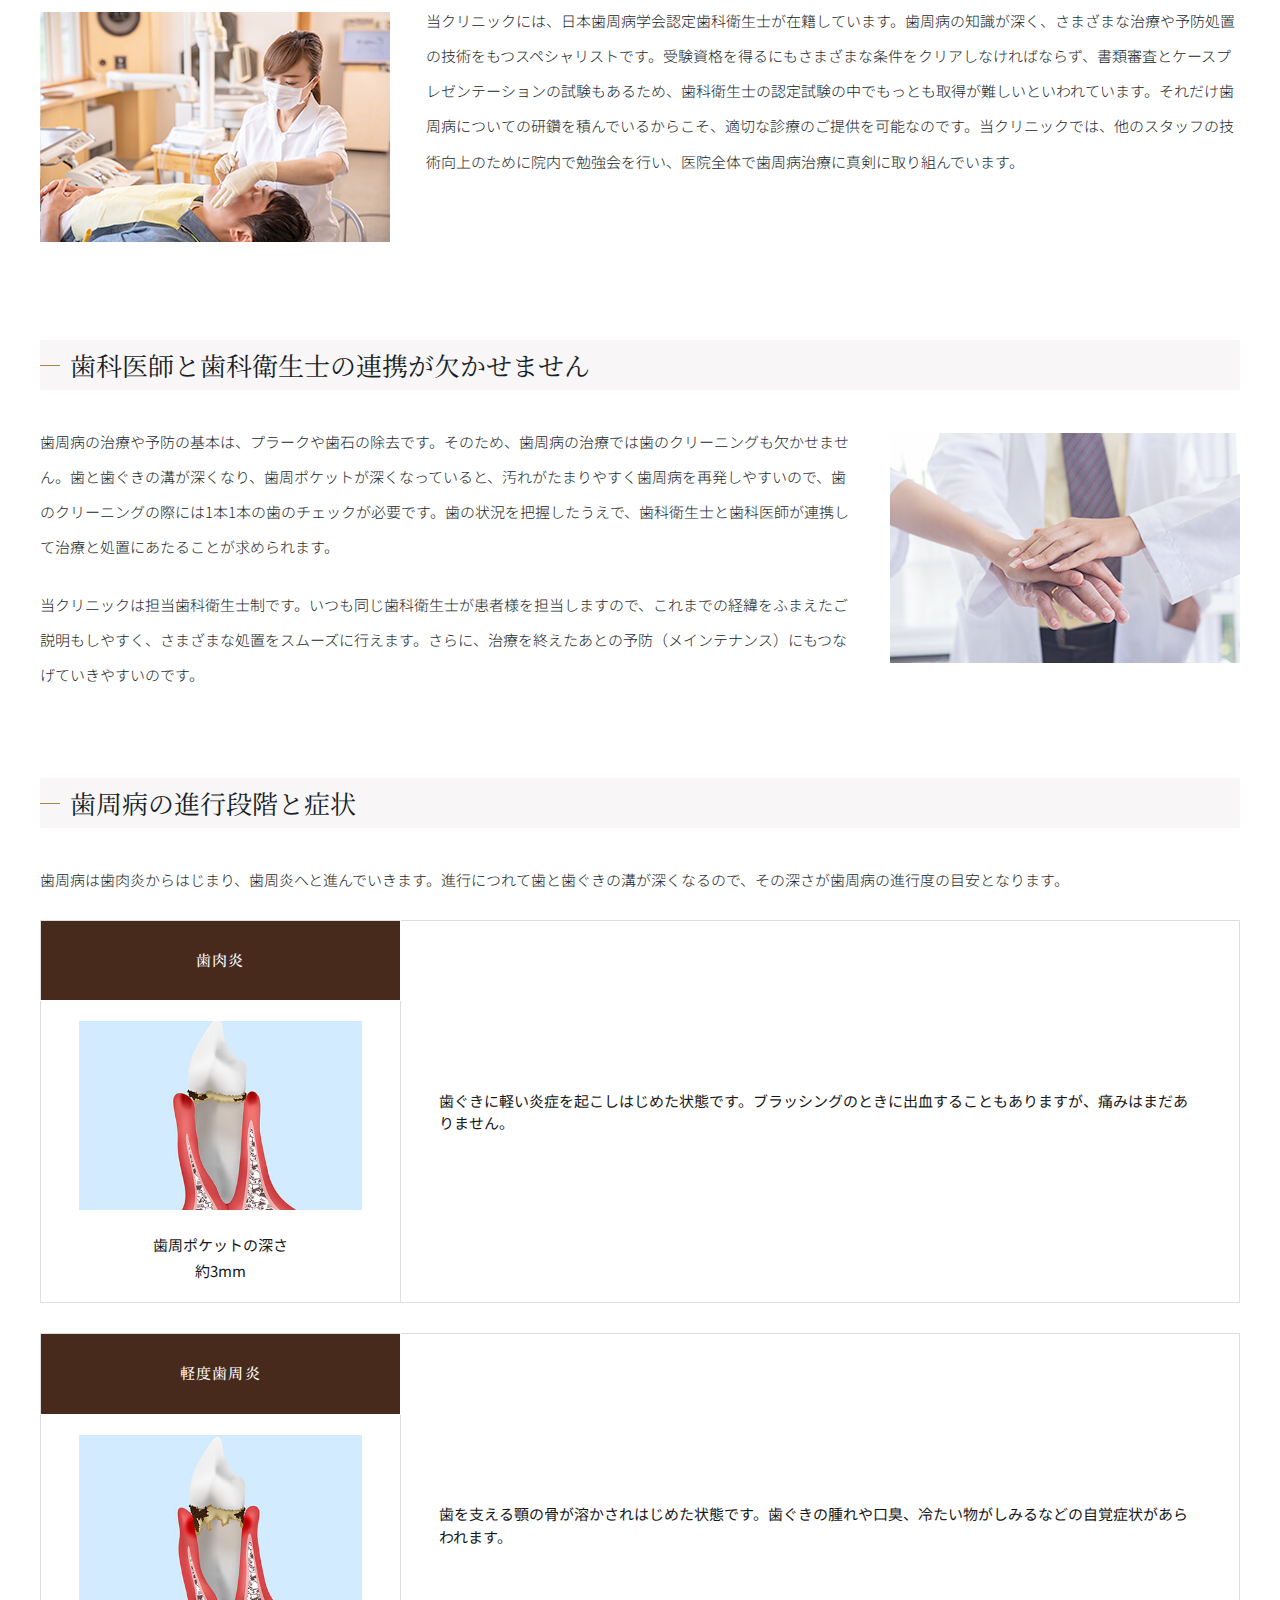
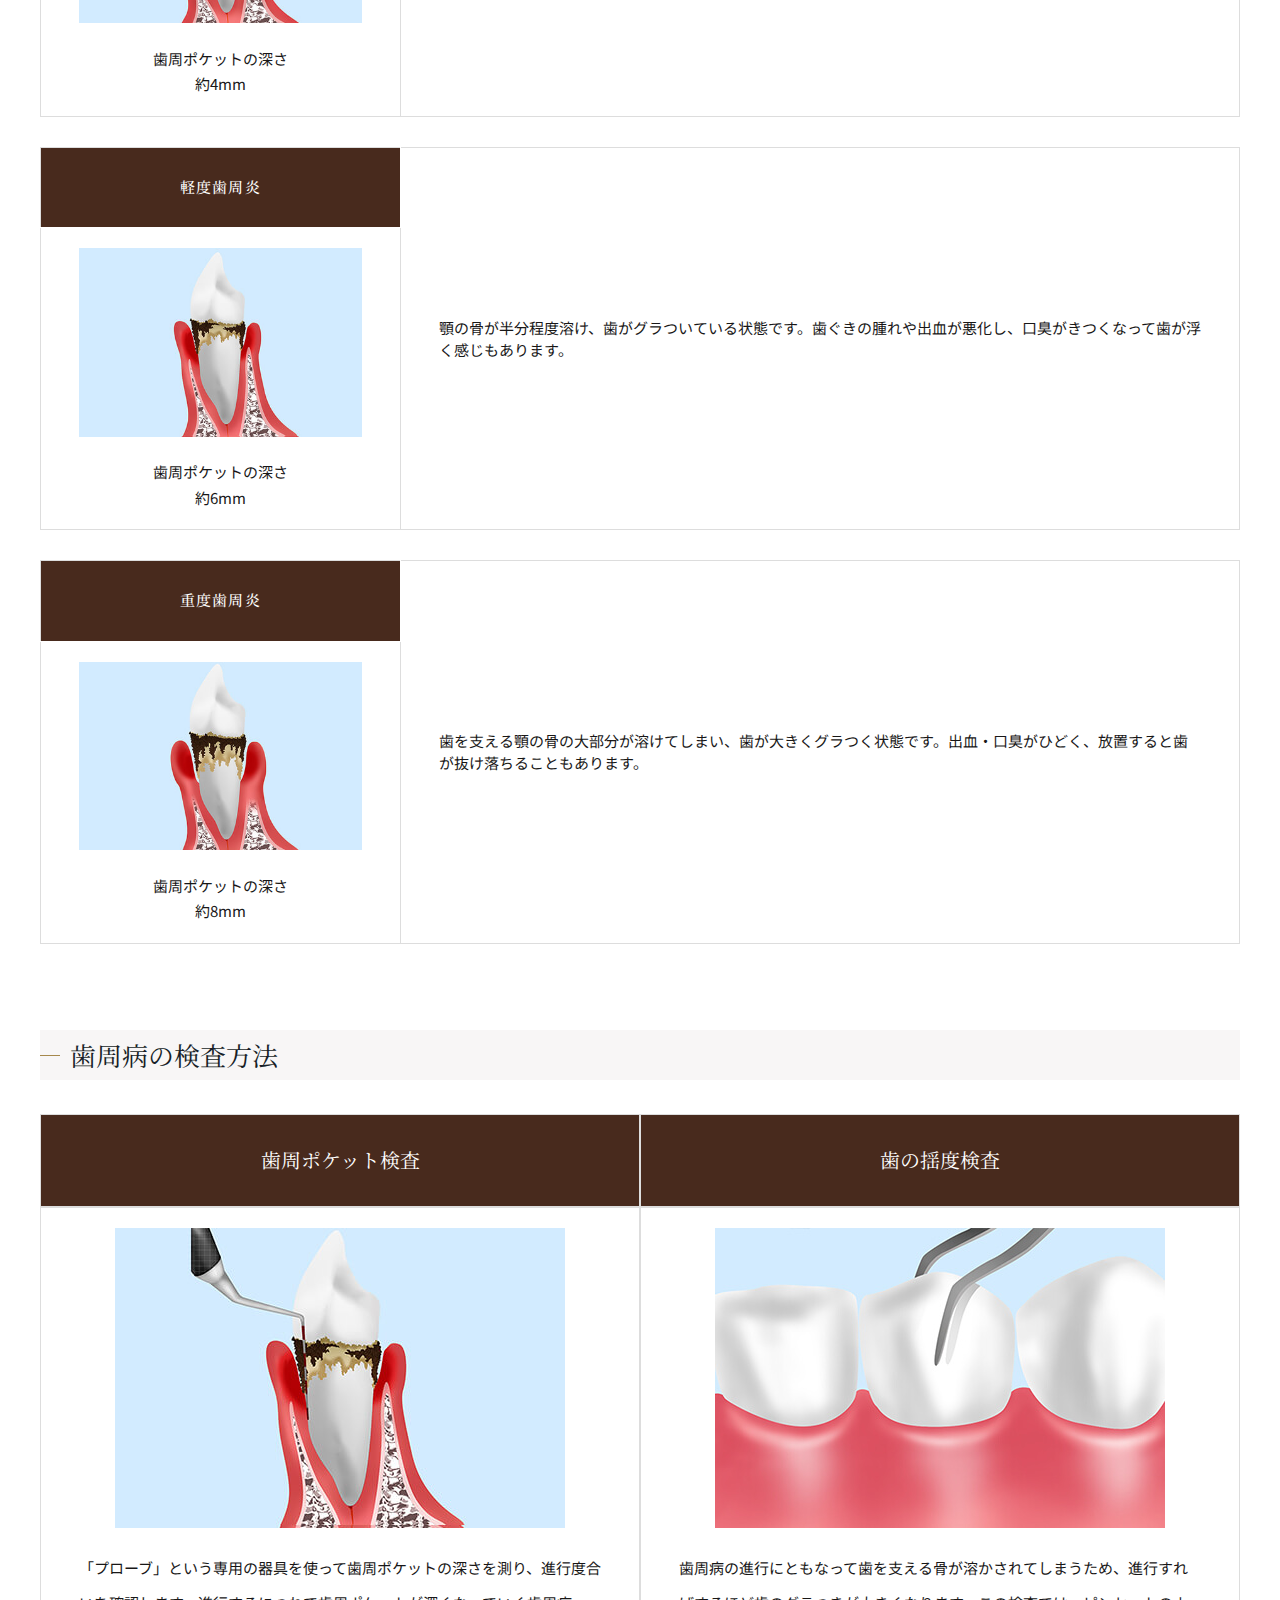
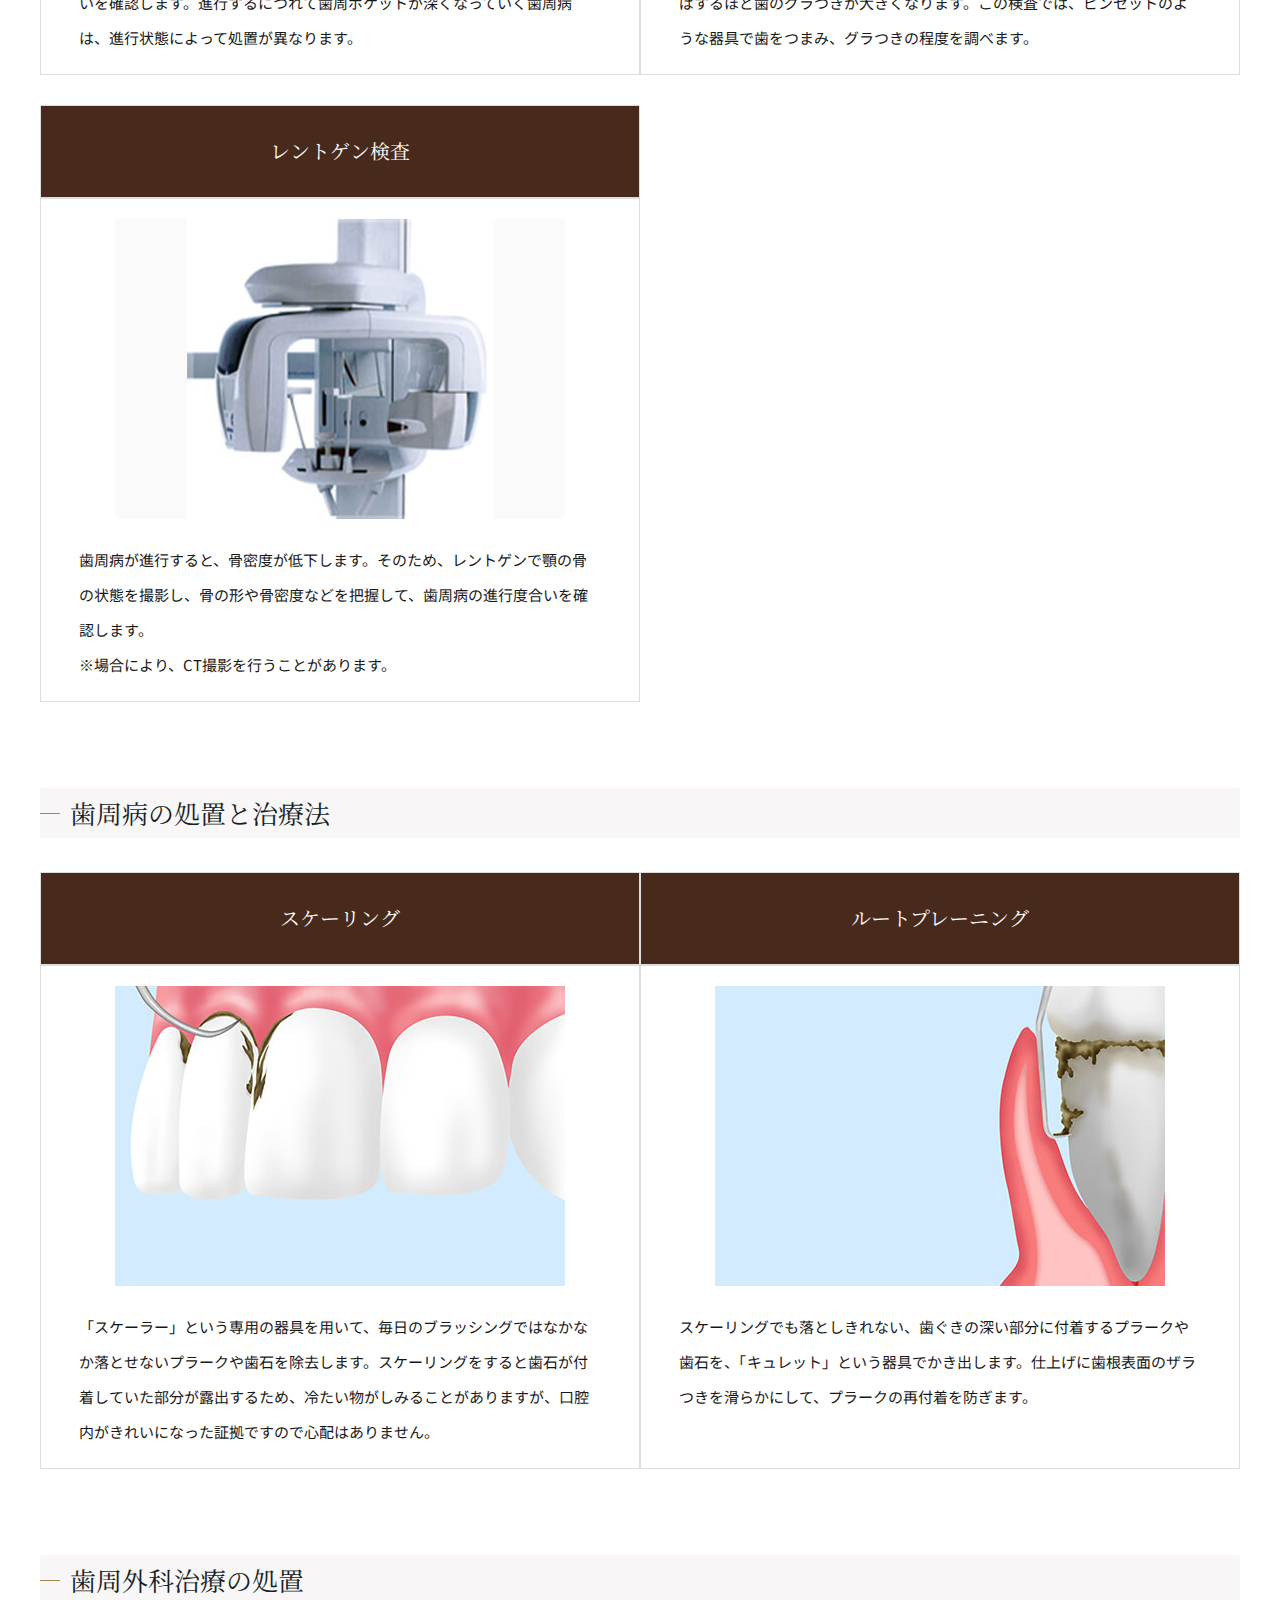
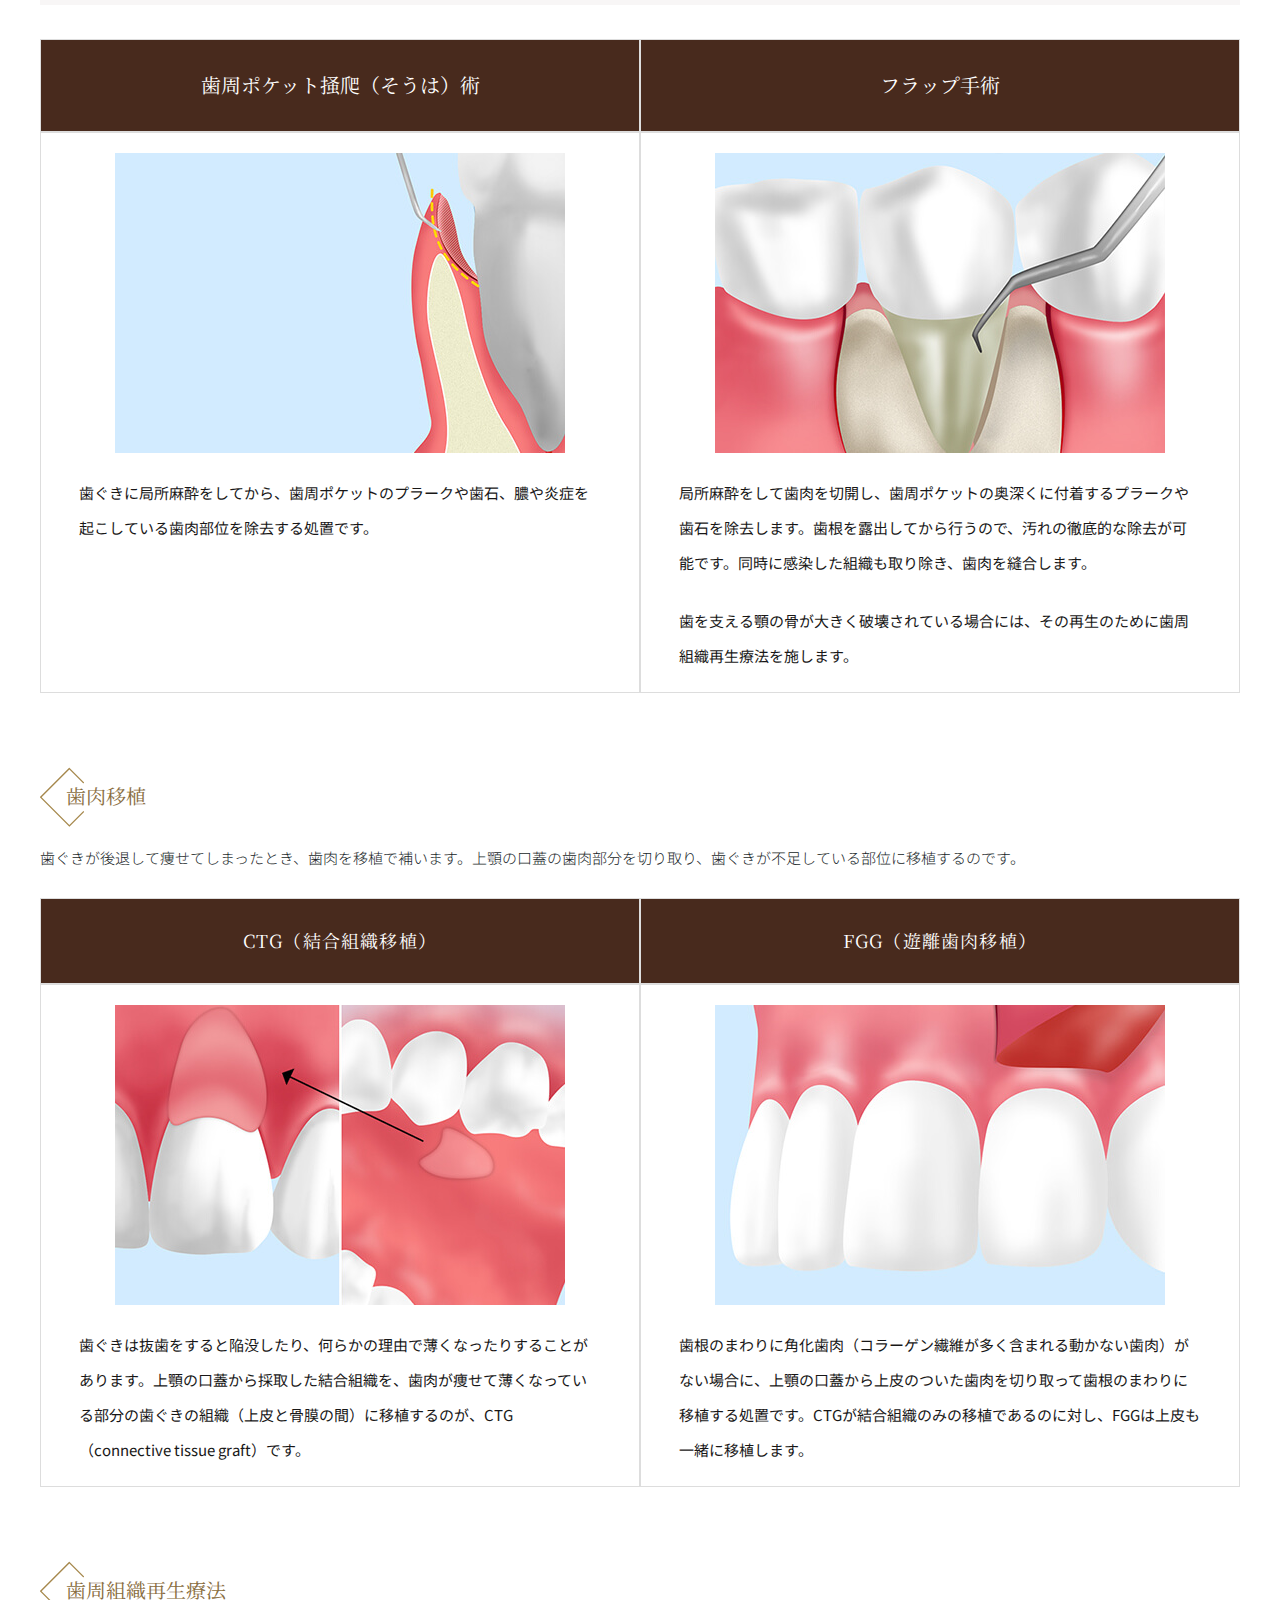
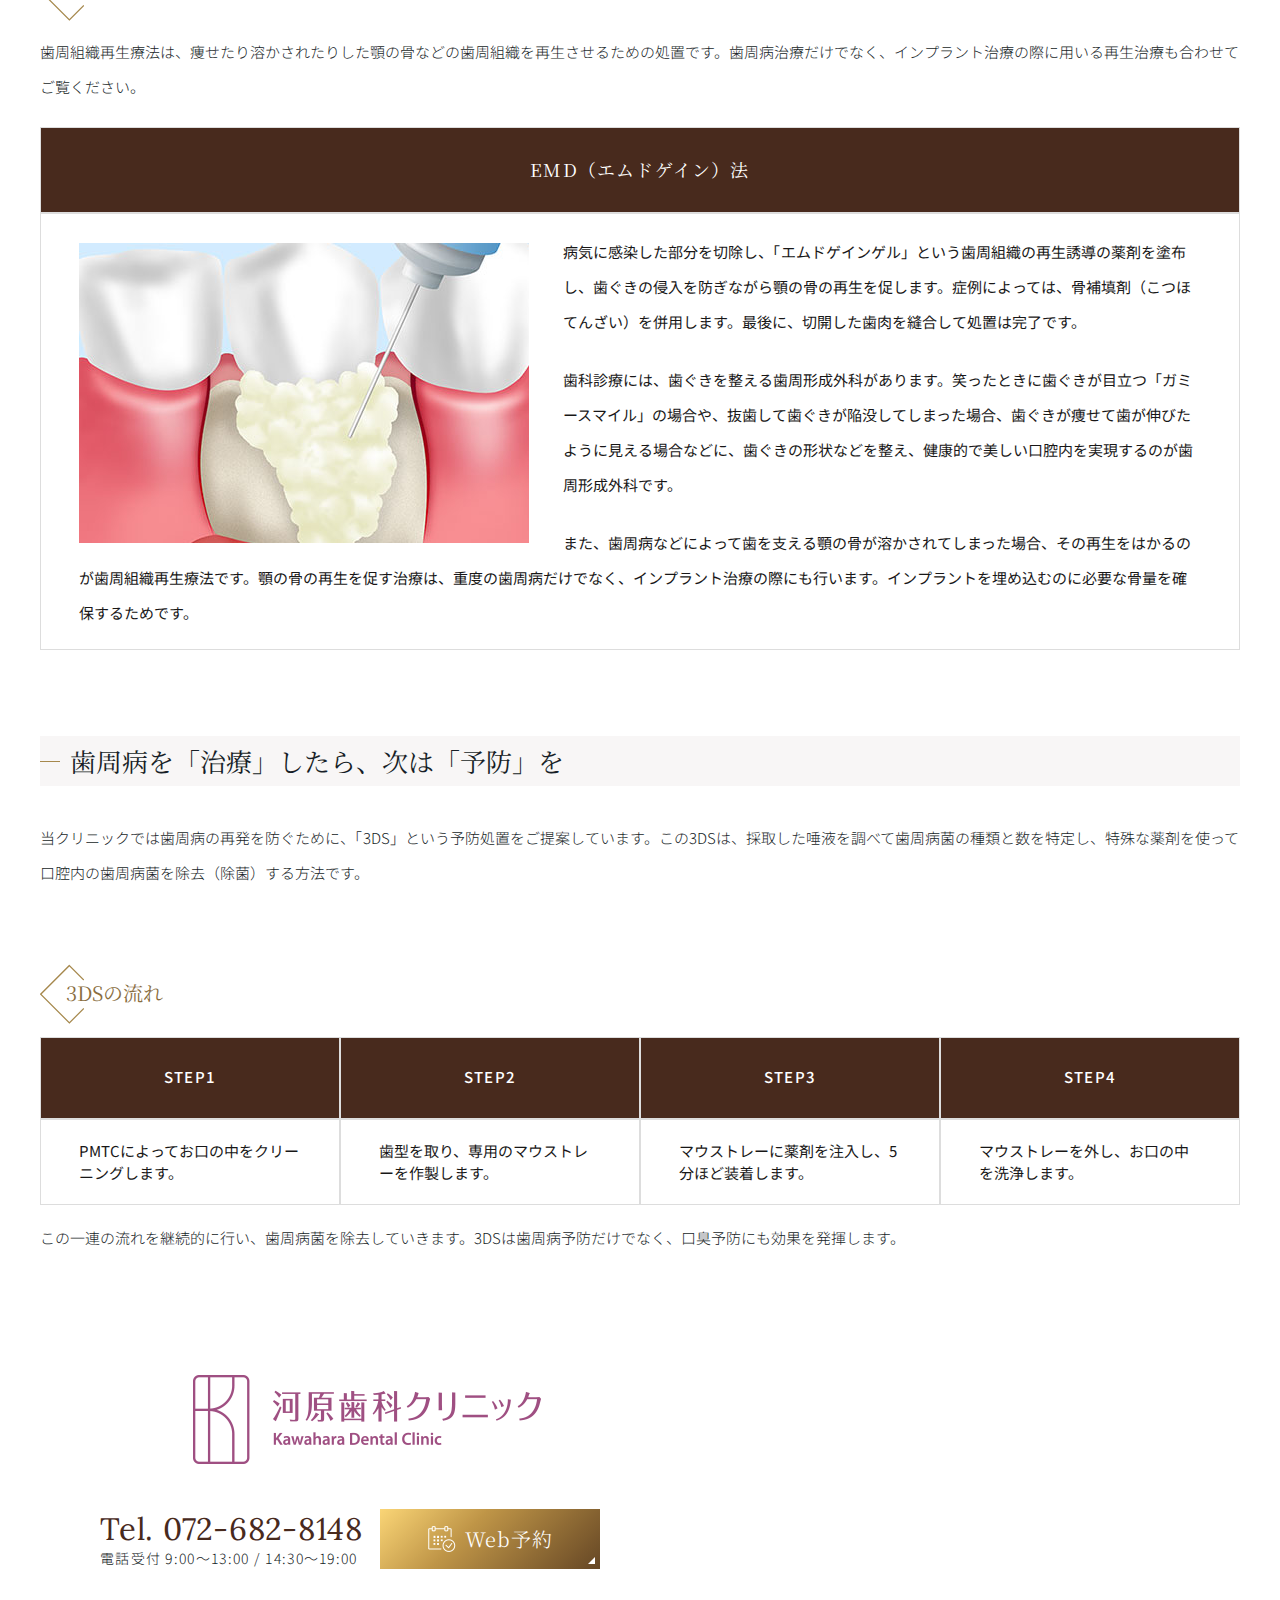
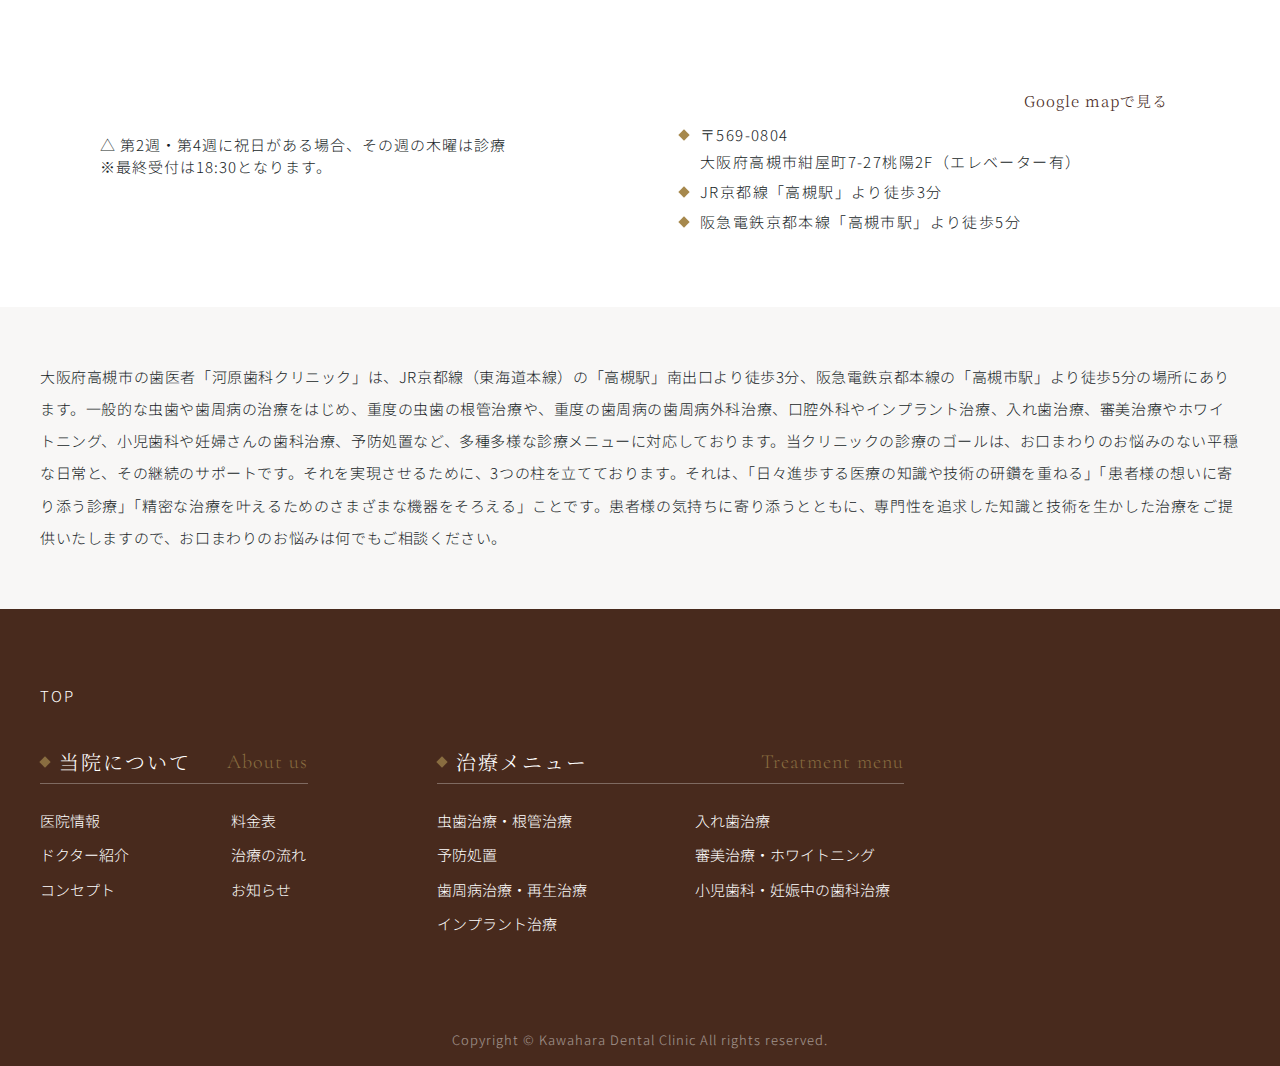
<file: perio.html>
<!doctype html>
<html lang="ja">

<head>
    <meta charset="utf-8">
    <meta name="viewport" content="width=device-width, initial-scale=-100%, user-scalable=yes" />
    <meta name="format-detection" content="telephone=no">
    <title>歯周病治療・歯周外科治療｜高槻駅徒歩3分の歯医者｜河原歯科クリニック</title>
    <meta name="keywords" content="歯周病,歯ぐき,腫れ,出血,歯周外科治療">
    <meta name="description" content="高槻市の歯医者「河原歯科クリニック」の歯周病治療（基本治療）・歯周外科治療のページです。歯ぐきの腫れや出血、強い口臭、歯のグラつきがサインの歯周病は、軽度にも重度にも対応します。歯周病治療の実績を積んだ歯科医師や歯科衛生士が診療します。">
    <link rel="shortcut icon"  href="images/favicon.ico"/>
    <link rel="stylesheet" href="css/under.css">
    <link rel="stylesheet" href="css/under_responsive.css">
    <link rel="stylesheet" href="css/styles.css">
    <link rel="stylesheet" href="css/responsive.css">
    <!-- Global site tag (gtag.js) - Google Analytics -->
    <script async src="https://www.googletagmanager.com/gtag/js?id=UA-136025975-55"></script>
    <script>
    window.dataLayer = window.dataLayer || [];
    function gtag(){dataLayer.push(arguments);}
    gtag('js', new Date());

    gtag('config', 'UA-00000000-00');
    </script>
    <script type="application/ld+json">
        {
            "@context": "http://schema.org",
            "@type": "BreadcrumbList",
            "itemListElement": [
                {
                    "@type": "ListItem",
                    "position": 1,
                    "item": {
                        "@id": "https://www.kawahara-dc.net/",
                        "name": "高槻駅徒歩3分の歯医者｜河原歯科クリニック｜各種専門医在籍・精密医療機器導入"
                    }
                },
                {
                    "@type": "ListItem",
                    "position": 2,
                    "item": {
                        "@id": "https://www.kawahara-dc.net/perio.html",
                        "name": "歯周病治療・歯周外科治療｜高槻駅徒歩3分の歯医者｜河原歯科クリニック"
                    }
                }
            ]
        }
    </script>
    <script type="application/ld+json">
        {
            "@context": "https://schema.org/",
            "@type": "HowTo",
            "name": "歯周病治療・歯周外科治療｜高槻駅徒歩3分の歯医者｜河原歯科クリニック",
            "description": "3DSの流れ",
            "step": [
                {
                    "@type": "HowToStep",
                    "text": "STEP1",
                    "name": "PMTCによってお口の中をクリーニングします。"
                },
                {
                    "@type": "HowToStep",
                    "text": "STEP2",
                    "name": "歯型を取り、専用のマウストレーを作製します。"
                },
                {
                    "@type": "HowToStep",
                    "text": "STEP3",
                    "name": "マウストレーに薬剤を注入し、5分ほど装着します。"
                },
                {
                    "@type": "HowToStep",
                    "text": "STEP4",
                    "name": "マウストレーを外し、お口の中を洗浄します。"
                }
            ]
        }
    </script>	
</head>

<body class="under">
    <div id="wrapper">
        <header id="header">
			<div class="container-full">
				<div class="header-wrap">
					<h1 class="logo">
						<a href="https://www.kawahara-dc.net/">
                            <img src="./images/logo.png" class="lo-pc" alt="高槻市の歯医者「河原歯科クリニック」の歯周病治療・歯周外科治療のページです。">
							<img src="./images/logo-sp.png" class="lo-sp" alt="高槻市の歯医者「河原歯科クリニック」の歯周病治療・歯周外科治療のページです。">
						</a>
					</h1>
					<ul class="header-btn">
						<li>
							高槻駅 徒歩3 分
						</li>
						<li>
							各専門医在籍
						</li>
						<li>
							精密医療機器導入
						</li>
					</ul>
					<p class="menu_icon">
						<span class="mline"></span>
						<span class="mtext">
							Menu
						</span>
					</p>
				</div>
			</div>
		</header>
		<div class="btn-fix">
			<ul class="bf-list">
				<li>
					<p class="bf-ic">
						<img src="./images/ic-tell.png" width="26" height="33" alt="tell">
					</p>
					<p class="bf-tt pc f-cor">Tel</p>
					<p class="bf-tt2 sp f-lora">072-682-8148</p>
					<a href="tel:0726828148" onclick="gtag('event', 'tel', {'event_category': 'sp'});"
						class="bf-lk"></a>
				</li>
				<li>
					<p class="bf-ic">
						<img src="./images/ic-lich.png" width="39" height="38" alt="Web予約">
					</p>
					<p class="bf-tt f-serif">Web予約</p>
					<a href="https://ssl.haisha-yoyaku.jp/m5593528/login/serviceAppoint/index?SITE_CODE=hp"
						target="_blank" rel="noopener" class="bf-lk"></a>
				</li>
			</ul>
		</div>
		<div id="gnavi">
			<div class="gnavi-wrapper">
				<a class="gnavi-top" rel="noopener" href="https://www.kawahara-dc.net/" target="_blank">
					Top
				</a>
				<div class="gnavi-menu">
					<div class="gnavi-item">
						<p class="gnavi-head">
							<span class="f-serif">
								当院について
							</span>
							<span class="f-cor">
								About us
							</span>
						</p>
						<ul class="gnavi-list">
							<li><a href="clinic.html">医院情報</a></li>
							<li><a href="staff.html">ドクター紹介</a></li>
							<li><a href="relief.html">コンセプト</a></li>
							<li><a href="price.html">料金表</a></li>
							<li><a href="flow.html">治療の流れ</a></li>
							<li><a href="blog/">お知らせ</a></li>
						</ul>
					</div>
					<div class="gnavi-item">
						<p class="gnavi-head">
							<span class="f-serif">
								治療メニュー
							</span>
							<span class="f-cor">
								Treatment menu
							</span>
						</p>
						<ul class="gnavi-list">
							<li><a href="general.html">虫歯治療・根管治療</a></li>
							<li><a href="prev.html">予防処置</a></li>
							<li><a href="perio.html">歯周病治療・再生治療</a></li>
							<li><a href="implant.html">インプラント治療</a></li>
							<li><a href="false.html">入れ歯治療</a></li>
							<li><a href="esthe.html">審美治療・ホワイトニング</a></li>
							<li><a href="child.html">小児歯科・妊娠中の歯科治療</a></li>
						</ul>
					</div>
				</div>

				<div class="gnavi-info">
					<div class="gnavi-tkb">
						<p class="tkb-ig">
							<img src="./images/tkb-menu.jpg" width="500" height="130" alt="診療時間">
						</p>
						<p class="tkb-nte">
							<span>△ 第2週・第4週に祝日がある場合､その週の木曜は診療</span>
							<span>※最終受付は18:30となります。</span>
						</p>
					</div>

					<div class="gnavi-itm">
						<div class="gnavi-call">
							<a href="tel:0726828148" class="call-g f-lora">
								Tel. 072-682-8148
							</a>
							<span class="gnavi-time">
								電話受付 9:00～13:00 / 14:30～19:00
							</span>
						</div>

						<a href="https://ssl.haisha-yoyaku.jp/m5593528/login/serviceAppoint/index?SITE_CODE=hp"
							rel="noopener" class="gnavi-web f-serif" target="_blank">
							<img src="./images/ic-time.png" width="28" alt="Web予約">
							Web予約
						</a>
					</div>
				</div>
			</div>
		</div>
        <main id="main">
            <div id="mainvisual">
                <div class="container">
                    <h2 class="under_mv_ttl"><span class="wrap">歯周病治療・歯周外科治療</span></h2>
                </div>
            </div>
            <div id="content">
                <ul class="topic_path">
                    <li><a href="https://www.kawahara-dc.net/">TOP</a></li>
                    <li>歯周病治療・歯周外科治療</li>
                </ul>
                <div class="section">
                    <div class="under_sec_small_width">
                        <p class="image_r"><img src="images/perio_img01.jpg" alt="歯周病治療・歯周外科治療"></p>
                        <p>歯周病は虫歯と並ぶお口の2大トラブルです。歯周病菌による感染症ですが、日本の成人に広く蔓延しているうえ、いったん発症すると再発しやすいため、根気よく治療をし、再発しないためのメインテナンスが欠かせません。</p>
                        <p class="clearfix">大阪府高槻市の歯医者「河原歯科クリニック」は歯周病治療に力を入れ、日本歯周病学会に属する歯科医師や、日本歯周病学会の認定歯科衛生士や日本歯科保存学会の認定衛生士が在籍し、中心になって治療や予防を行っております。</p>
                    </div>
                 </div>
                 <div class="section">
                    <ul class="anchor_list">
                        <li><a href="#ttl01">歯周病治療</a></li>
                        <li><a href="#ttl02">歯周外科治療</a></li>
                    </ul>
                </div>
                <section>
                    <h3>歯周病とは？</h3>
                    <p class="image_l"><img src="images/perio_img02.jpg" alt="専任の歯科衛生士が健康をサポートします"></p>
                    <p class="clearfix">歯周病は、歯と歯ぐきの間に溜まったプラークに潜む歯周病菌が炎症を誘発し、歯ぐきや歯を支える顎の骨（歯槽骨：しそうこつ）を溶かしてしまう病気です。放っておくと顎の骨がどんどん溶かされ、支えを失った歯が抜け落ちてしまうこともあるので、早期発見・早期治療が大切です。</p>
                </section>
                <section>
                    <h3 id="ttl01">歯周病治療～基本的治療から歯周外科治療まで対応します～</h3>
                    <p class="image_r"><img src="images/perio_img03.jpg" alt="歯周病治療～基本的治療から歯周外科治療まで対応します～"></p>
                    <p class="clearfix">軽度の歯周病であれば、基本治療の「スケーリングやルートプレーニング」で歯ぐきの改善が期待できますが、それでは治らないときには歯周外科処置を行います。それに加えて、歯周病を再発させないような口腔内環境の整備として、合わない人工歯を調整したり、汚れを落としやすい口腔内環境にしたりと、さまざまな治療を行うのです。歯周病を『治す』、そして『再発させない』という2つの視点で、歯周病にアプローチいたします。</p>
                </section>
                <section>
                    <div class="under_frame">
                        <h4><span class="wrap">「歯周病を知る」それが治療や再発予防につながります</span></h4>
                        <p class="image_l"><img src="images/perio_img04.jpg" alt="「歯周病を知る」それが治療や再発予防につながります"></p>
                        <p>歯周病の初期段階は自覚症状が出にくいので、「歯がグラついてから」やっと治療に訪れる方も少なくありません。しかし、そのときにはすでにかなり進行していて、複雑な治療が必要になることがほとんどです。</p>
                        <p>そうなる前に治療ができれば、歯やまわりの組織を残せる可能性が高まります。また、歯周病は再発しやすい病気であるため、治療後も定期的な歯科医院でのメインテナンスが欠かせません。ずっと再発をさせないように、また、軽度なうちに早期治療が行えるように、定期検診には積極的にいらしていただきたいです。</p>
                        <p class="clearfix">また、外科手術を伴う治療の場合、歯肉が退縮するリスクを負うため、事前にしっかりとご説明し、理解いただいてから治療を進めています。</p>
                    </div>
                </section>
                <section>
                    <h3>歯周病の治療や予防の知識が深い歯科医師と衛生士による診療</h3>
                    <h4 ><span class="wrap">歯周病治療に力を入れる歯科医師による治療</span></h4>
                    <p class="image_r"><img src="images/perio_img05.jpg" alt="歯周病治療に力を入れる歯科医師による治療"></p>
                    <p>当クリニックには、日本歯科保存学会認定の専門医・認定医が在籍しています。歯科保存学会とは、「保存修復」「歯内療法」「歯周療法」の3つを中心に、さらなる治療システムの向上と技術の習得に努める学会です。「保存修復」とはできるだけ歯を残しながら失った部分を修復すること、「歯内療法」とは根管治療を含めた歯の内部の神経の治療です。</p>
                    <p class="clearfix">そして、「歯周療法」は歯を支えるまわりの組織の治療で、まさに“歯周病学”です。歯周病の改善には、その進行段階に合わせた治療が欠かせませんので、専門的に学んだ知識と実績をいかして診療します。基本治療では治せないほど進行していても、歯周外科治療での対応が可能です。</p>
                </section>
                <section>
                    <h4><span class="wrap">歯周病治療に特化した知識を有する歯科衛生士による治療と予防</span></h4>
                    <p class="image_l"><img src="images/perio_img06.jpg" alt="歯周病治療に特化した知識を有する歯科衛生士による治療と予防"></p>
                    <p class="clearfix">当クリニックには、日本歯周病学会認定歯科衛生士が在籍しています。歯周病の知識が深く、さまざまな治療や予防処置の技術をもつスペシャリストです。受験資格を得るにもさまざまな条件をクリアしなければならず、書類審査とケースプレゼンテーションの試験もあるため、歯科衛生士の認定試験の中でもっとも取得が難しいといわれています。それだけ歯周病についての研鑽を積んでいるからこそ、適切な診療のご提供を可能なのです。当クリニックでは、他のスタッフの技術向上のために院内で勉強会を行い、医院全体で歯周病治療に真剣に取り組んでいます。</p>
                </section>
                <section>
                    <h4><span class="wrap">歯科医師と歯科衛生士の連携が欠かせません</span></h4>
                    <p class="image_r"><img src="images/perio_img07.jpg" alt="歯科医師と歯科衛生士の連携が欠かせません"></p>
                    <p>歯周病の治療や予防の基本は、プラークや歯石の除去です。そのため、歯周病の治療では歯のクリーニングも欠かせません。歯と歯ぐきの溝が深くなり、歯周ポケットが深くなっていると、汚れがたまりやすく歯周病を再発しやすいので、歯のクリーニングの際には1本1本の歯のチェックが必要です。歯の状況を把握したうえで、歯科衛生士と歯科医師が連携して治療と処置にあたることが求められます。</p>
                    <p class="clearfix">当クリニックは担当歯科衛生士制です。いつも同じ歯科衛生士が患者様を担当しますので、これまでの経緯をふまえたご説明もしやすく、さまざまな処置をスムーズに行えます。さらに、治療を終えたあとの予防（メインテナンス）にもつなげていきやすいのです。</p>
                </section>
                <section>
                    <h4><span class="wrap">歯周病の進行段階と症状</span></h4>
                    <p>歯周病は歯肉炎からはじまり、歯周炎へと進んでいきます。進行につれて歯と歯ぐきの溝が深くなるので、その深さが歯周病の進行度の目安となります。</p>
                    <table class="under_tbl tbl_block mb30 under_tbl_has_2td">
                        <tr>
                            <th class="w30">歯肉炎</th>
                            <td rowspan="2" class="pc">歯ぐきに軽い炎症を起こしはじめた状態です。ブラッシングのときに出血することもありますが、痛みはまだありません。</td>
                        </tr>
                        <tr>
                            <td>
                                <p class="img"><img src="images/perio_img08.jpg" alt="歯周ポケットの深さ約3mm"></p>
                                <p class="des center">歯周ポケットの深さ<br>約3mm</p>
                            </td>
                            <td class="sp">歯ぐきに軽い炎症を起こしはじめた状態です。ブラッシングのときに出血することもありますが、痛みはまだありません。</td>
                        </tr> 
  
                    </table>
                    <table class="under_tbl tbl_block mb30 under_tbl_has_2td">
                        <tr>
                            <th class="w30">軽度歯周炎</th>
                            <td rowspan="2" class="pc">歯を支える顎の骨が溶かされはじめた状態です。歯ぐきの腫れや口臭、冷たい物がしみるなどの自覚症状があらわれます。</td>
                        </tr>
                        <tr>
                            <td>
                                <p class="img"><img src="images/perio_img09.jpg" alt="歯周ポケットの深さ約4mm"></p>
                                <p class="des center">歯周ポケットの深さ<br>約4mm</p>
                            </td>
                            <td class="sp">歯を支える顎の骨が溶かされはじめた状態です。歯ぐきの腫れや口臭、冷たい物がしみるなどの自覚症状があらわれます。</td>
                        </tr>
                    </table>
                    <table class="under_tbl tbl_block mb30 under_tbl_has_2td">
                        <tr>
                            <th class="w30">軽度歯周炎</th>
                            <td rowspan="2" class="pc">顎の骨が半分程度溶け、歯がグラついている状態です。歯ぐきの腫れや出血が悪化し、口臭がきつくなって歯が浮く感じもあります。</td>
                        </tr>
                        <tr>
                            <td>
                                <p class="img"><img src="images/perio_img10.jpg" alt="歯周ポケットの深さ約6mm"></p>
                                <p class="des center">歯周ポケットの深さ<br>約6mm</p>
                            </td>
                            <td class="sp">顎の骨が半分程度溶け、歯がグラついている状態です。歯ぐきの腫れや出血が悪化し、口臭がきつくなって歯が浮く感じもあります。</td>
                        </tr>
                    </table>
                    <table class="under_tbl tbl_block under_tbl_has_2td">
                        <tr>
                            <th class="w30">重度歯周炎</th>
                            <td rowspan="2" class="pc">歯を支える顎の骨の大部分が溶けてしまい、歯が大きくグラつく状態です。出血・口臭がひどく、放置すると歯が抜け落ちることもあります。</td>
                        </tr>
                        <tr>
                            <td>
                                <p class="img"><img src="images/perio_img11.jpg" alt="歯周ポケットの深さ約8mm"></p>
                                <p class="des center">歯周ポケットの深さ<br>約8mm</p>
                            </td>
                            <td class="sp">歯を支える顎の骨の大部分が溶けてしまい、歯が大きくグラつく状態です。出血・口臭がひどく、放置すると歯が抜け落ちることもあります。</td>
                        </tr>
                    </table>
                </section>
                <div class="section">
                    <h4><span class="wrap">歯周病の検査方法</span></h4>
                    <div class="under_tbl_block mb30">
                        <dl class="under_tbl_block_item">
                            <dt><h5>歯周ポケット検査</h5></dt>
                            <dd>
                                <p class="img"><img src="images/perio_img12.jpg" alt="歯周ポケット検査"></p>
                                <p class="des">「プローブ」という専用の器具を使って歯周ポケットの深さを測り、進行度合いを確認します。進行するにつれて歯周ポケットが深くなっていく歯周病は、進行状態によって処置が異なります。</p>
                            </dd> 
                        </dl>
                        <dl class="under_tbl_block_item">
                            <dt><h5>歯の揺度検査</h5></dt>
                            <dd>
                                <p class="img"><img src="images/perio_img13.jpg" alt="歯の揺度検査"></p>
                                <p class="des">歯周病の進行にともなって歯を支える骨が溶かされてしまうため、進行すればするほど歯のグラつきが大きくなります。この検査では、ピンセットのような器具で歯をつまみ、グラつきの程度を調べます。</p>
                            </dd> 
                        </dl>
                    </div>
                    <div class="under_tbl_block mb30">
                        <dl class="under_tbl_block_item">
                            <dt><h5>レントゲン検査</h5></dt>
                            <dd>
                                <p class="img"><img src="images/perio_img14.jpg" alt="レントゲン検査"></p>
                                <p class="des">歯周病が進行すると、骨密度が低下します。そのため、レントゲンで顎の骨の状態を撮影し、骨の形や骨密度などを把握して、歯周病の進行度合いを確認します。
                                    <br>※場合により、CT撮影を行うことがあります。</p>
                            </dd> 
                        </dl>
                    </div>
                </div>
                <div class="section">
                    <h4><span class="wrap">歯周病の処置と治療法</span></h4>
                    <div class="under_tbl_block mb30">
                        <dl class="under_tbl_block_item">
                            <dt><h5>スケーリング</h5></dt>
                            <dd>
                                <p class="img"><img src="images/perio_img15.jpg" alt="スケーリング"></p>
                                <p class="des">「スケーラー」という専用の器具を用いて、毎日のブラッシングではなかなか落とせないプラークや歯石を除去します。スケーリングをすると歯石が付着していた部分が露出するため、冷たい物がしみることがありますが、口腔内がきれいになった証拠ですので心配はありません。</p>
                            </dd> 
                        </dl>
                        <dl class="under_tbl_block_item">
                            <dt><h5>ルートプレーニング</h5></dt>
                            <dd>
                                <p class="img"><img src="images/perio_img16.jpg" alt="ルートプレーニング"></p>
                                <p class="des">スケーリングでも落としきれない、歯ぐきの深い部分に付着するプラークや歯石を、「キュレット」という器具でかき出します。仕上げに歯根表面のザラつきを滑らかにして、プラークの再付着を防ぎます。</p>
                            </dd> 
                        </dl>
                    </div>
                </div>
                <div class="section">
                    <h4 id="ttl02"><span class="wrap">歯周外科治療の処置</span></h4>
                    <div class="under_tbl_block mb30">
                        <dl class="under_tbl_block_item">
                            <dt><h5>歯周ポケット掻爬（そうは）術</h5></dt>
                            <dd>
                                <p class="img"><img src="images/perio_img17.jpg" alt="歯周ポケット掻爬（そうは）術"></p>
                                <p class="des">歯ぐきに局所麻酔をしてから、歯周ポケットのプラークや歯石、膿や炎症を起こしている歯肉部位を除去する処置です。</p>
                            </dd> 
                        </dl>
                        <dl class="under_tbl_block_item">
                            <dt><h5>フラップ手術</h5></dt>
                            <dd>
                                <p class="img"><img src="images/perio_img18.jpg" alt="フラップ手術"></p>
                                <div class="des">
                                    <p>局所麻酔をして歯肉を切開し、歯周ポケットの奥深くに付着するプラークや歯石を除去します。歯根を露出してから行うので、汚れの徹底的な除去が可能です。同時に感染した組織も取り除き、歯肉を縫合します。</p>
                                    <p>歯を支える顎の骨が大きく破壊されている場合には、その再生のために歯周組織再生療法を施します。</p>
                                </div>
                            </dd> 
                        </dl>
                    </div>
                </div>
                <section>
                    <h5><span class="wrap">歯肉移植</span></h5>
                    <p>歯ぐきが後退して痩せてしまったとき、歯肉を移植で補います。上顎の口蓋の歯肉部分を切り取り、歯ぐきが不足している部位に移植するのです。</p>
                    <div class="under_tbl_block mb30">
                        <dl class="under_tbl_block_item">
                            <dt><h6>CTG（結合組織移植）</h6></dt>
                            <dd>
                                <p class="img"><img src="images/perio_img19.jpg" alt="CTG（結合組織移植）"></p>
                                <p class="des">歯ぐきは抜歯をすると陥没したり、何らかの理由で薄くなったりすることがあります。上顎の口蓋から採取した結合組織を、歯肉が痩せて薄くなっている部分の歯ぐきの組織（上皮と骨膜の間）に移植するのが、CTG（connective tissue graft）です。</p>
                            </dd> 
                        </dl>
                        <dl class="under_tbl_block_item">
                            <dt><h6>FGG（遊離歯肉移植）</h6></dt>
                            <dd>
                                <p class="img"><img src="images/perio_img20.jpg" alt="FGG（遊離歯肉移植）"></p>
                                <p class="des">歯根のまわりに角化歯肉（コラーゲン繊維が多く含まれる動かない歯肉）がない場合に、上顎の口蓋から上皮のついた歯肉を切り取って歯根のまわりに移植する処置です。CTGが結合組織のみの移植であるのに対し、FGGは上皮も一緒に移植します。</p>
                            </dd> 
                        </dl>
                    </div>
                </section>
                <section>
                    <h5><span class="wrap">歯周組織再生療法</span></h5>
                    <p>歯周組織再生療法は、痩せたり溶かされたりした顎の骨などの歯周組織を再生させるための処置です。歯周病治療だけでなく、インプラント治療の際に用いる再生治療も合わせてご覧ください。</p>
                    <div class="under_tbl_block w100">
                        <dl class="under_tbl_block_item">
                            <dt><h6>EMD（エムドゲイン）法</h6></dt>
                            <dd>
                                <p class="image_l"><img src="images/perio_img21.jpg" alt="EMD（エムドゲイン）法"></p>
                                <p class="des"> 病気に感染した部分を切除し、「エムドゲインゲル」という歯周組織の再生誘導の薬剤を塗布し、歯ぐきの侵入を防ぎながら顎の骨の再生を促します。症例によっては、骨補填剤（こつほてんざい）を併用します。最後に、切開した歯肉を縫合して処置は完了です。</p>
                                <p class="des">歯科診療には、歯ぐきを整える歯周形成外科があります。笑ったときに歯ぐきが目立つ「ガミースマイル」の場合や、抜歯して歯ぐきが陥没してしまった場合、歯ぐきが痩せて歯が伸びたように見える場合などに、歯ぐきの形状などを整え、健康的で美しい口腔内を実現するのが歯周形成外科です。</p>
                                <p class="des clearfix">また、歯周病などによって歯を支える顎の骨が溶かされてしまった場合、その再生をはかるのが歯周組織再生療法です。顎の骨の再生を促す治療は、重度の歯周病だけでなく、インプラント治療の際にも行います。インプラントを埋め込むのに必要な骨量を確保するためです。</p>
                            </dd> 
                        </dl>
                    </div>
                </section>
                <div class="section">
                    <h4><span class="wrap">歯周病を「治療」したら、次は「予防」を</span></h4>
                    <p>当クリニックでは歯周病の再発を防ぐために、「3DS」という予防処置をご提案しています。この3DSは、採取した唾液を調べて歯周病菌の種類と数を特定し、特殊な薬剤を使って口腔内の歯周病菌を除去（除菌）する方法です。</p>
                </div>
                <section>
                    <h5><span class="wrap">3DSの流れ</span></h5>
                    <div class="under_tbl_block">
                        <dl class="under_tbl_block_item">
                            <dt>STEP1</dt>
                            <dd>
                                PMTCによってお口の中をクリーニングします。
                            </dd> 
                        </dl>
                        <dl class="under_tbl_block_item">
                            <dt>STEP2</dt>
                            <dd>
                                歯型を取り、専用のマウストレーを作製します。
                            </dd> 
                        </dl>
                        <dl class="under_tbl_block_item">
                            <dt>STEP3</dt>
                            <dd>
                                マウストレーに薬剤を注入し、5分ほど装着します。
                            </dd> 
                        </dl>
                        <dl class="under_tbl_block_item">
                            <dt>STEP4</dt>
                            <dd>
                                マウストレーを外し、お口の中を洗浄します。
                            </dd> 
                        </dl>
                    </div>
                    <div class="tbl-note-2">
                        <p>この一連の流れを継続的に行い、歯周病菌を除去していきます。3DSは歯周病予防だけでなく、口臭予防にも効果を発揮します。</p>
                    </div>
                </section>
        
            </div>
        </main>
        <footer id="footer">
			<div class="footer-top">
				<div class="container">
					<div class="ft-wrapper">
						<div class="ft-cols">
							<div class="ft-item">
								<a href="https://www.kawahara-dc.net/" class="ft-logo">
									<img src="./images/logo-ft.png" alt="河原歯科クリニック高槻市">
								</a>
								<div class="d-flex">
									<div class="ft-call">
										<a href="tel:0726828148"
											onclick="gtag('event', 'tel', {'event_category': 'sp'});"
											class="call-f f-lora">
											Tel. 072-682-8148
										</a>
										<span class="ft-time">
											電話受付 9:00～13:00 / 14:30～19:00
										</span>
									</div>

									<a href="https://ssl.haisha-yoyaku.jp/m5593528/login/serviceAppoint/index?SITE_CODE=hp"
										class="ft-web f-serif" rel="noopener" target="_blank">
										<img src="./images/ic-time.png" loading="lazy" width="28" height="26" alt="Web予約">
										Web予約
									</a>
								</div>

								<div class="ft-tkb">
									<p class="tkb-img">
										<img src="./images/tbl.jpg" loading="lazy" width="500" height="130" alt="診療時間">
									</p>
									<p class="tkb-note">
										<span>△ 第2週・第4週に祝日がある場合、その週の木曜は診療</span>
										<span>※最終受付は18:30となります。</span>
									</p>
								</div>
							</div>
							<div class="ft-item">
								<div class="ft-map">
									<iframe
										src="https://www.google.com/maps/embed?pb=!1m14!1m8!1m3!1d1637.1279467674424!2d135.618174!3d34.849797!3m2!1i1024!2i768!4f13.1!3m3!1m2!1s0x0%3A0xd291f890f3e6bab!2z5rKz5Y6f5q2v56eR44Kv44Oq44OL44OD44Kv!5e0!3m2!1sja!2sjp!4v1650951170935!5m2!1sja!2sjp"
										width="500" height="300" style="border:0;" allowfullscreen="" loading="lazy"
										referrerpolicy="no-referrer-when-downgrade"></iframe>
									<a href="https://goo.gl/maps/6Uq67QjsGnWV8rUMA" class="map-link f-serif"
										target="_blank" rel="noopener">
										Google mapで見る
										<img src="./images/ar-right.png" loading="lazy" width="6" height="11" alt="arrow right">
									</a>
								</div>

								<ul class="ft-list">
									<li>
										〒569-0804 <br>
										大阪府高槻市紺屋町7-27桃陽2F（エレベーター有）
									</li>
									<li>
										JR京都線「高槻駅」より徒歩3分
									</li>
									<li>
										阪急電鉄京都本線「高槻市駅」より徒歩5分
									</li>
								</ul>
							</div>
						</div>
					</div>
				</div>
			</div>
			<div class="footer-mid">
				<div class="container">
					<div class="fm-wrapper">
						<p class="fm-desc">
							大阪府高槻市の歯医者「河原歯科クリニック」は、JR京都線（東海道本線）の「高槻駅」南出口より徒歩3分、阪急電鉄京都本線の「高槻市駅」より徒歩5分の場所にあります。一般的な虫歯や歯周病の治療をはじめ、重度の虫歯の根管治療や、重度の歯周病の歯周病外科治療、口腔外科やインプラント治療、入れ歯治療、審美治療やホワイトニング、小児歯科や妊婦さんの歯科治療、予防処置など、多種多様な診療メニューに対応しております。当クリニックの診療のゴールは、お口まわりのお悩みのない平穏な日常と、その継続のサポートです。それを実現させるために、3つの柱を立てております。それは、「日々進歩する医療の知識や技術の研鑽を重ねる」「患者様の想いに寄り添う診療」「精密な治療を叶えるためのさまざまな機器をそろえる」ことです。患者様の気持ちに寄り添うとともに、専門性を追求した知識と技術を生かした治療をご提供いたしますので、お口まわりのお悩みは何でもご相談ください。
						</p>
					</div>
				</div>
			</div>

			<div class="footer-bottom">
				<div class="container">
					<div class="fb-wrapper">
						<a class="fb-top" loading="lazy" href="https://www.kawahara-dc.net/">
							top
						</a>
						<div class="d-flex">
							<div class="fb-item">
								<p class="fb-head">
									<span class="f-serif">
										当院について
									</span>
									<span class="f-cor">
										About us
									</span>
								</p>
								<ul class="fb-list">
									<li>
										<a href="clinic.html" class="fb-link">医院情報</a>
									</li>
									<li>
										<a href="staff.html" class="fb-link">ドクター紹介</a>
									</li>
									<li>
										<a href="relief.html" class="fb-link">コンセプト</a>
									</li>
									<li>
										<a href="price.html" class="fb-link">料金表</a>
									</li>
									<li>
										<a href="flow.html" class="fb-link">治療の流れ</a>
									</li>
									<li>
										<a href="blog/" class="fb-link">お知らせ</a>
									</li>
								</ul>
							</div>
							<div class="fb-item">
								<p class="fb-head">
									<span class="f-serif">
										治療メニュー
									</span>
									<span class="f-cor">
										Treatment menu
									</span>
								</p>
								<ul class="fb-list">
									<li>
										<a href="general.html" class="fb-link">虫歯治療・根管治療</a>
									</li>
									<li>
										<a href="prev.html" class="fb-link">予防処置</a>
									</li>
									<li>
										<a href="perio.html" class="fb-link">歯周病治療・再生治療</a>
									</li>
									<li>
										<a href="implant.html" class="fb-link">インプラント治療</a>
									</li>
									<li>
										<a href="false.html" class="fb-link">入れ歯治療</a>
									</li>
									<li>
										<a href="esthe.html" class="fb-link">審美治療・ホワイトニング</a>
									</li>
									<li>
										<a href="child.html" class="fb-link">小児歯科・妊娠中の歯科治療</a>
									</li>
								</ul>
							</div>
							<div class="fb-item">
								<a href="https://ssl.haisha-yoyaku.jp/m5593528/login/serviceAppoint/index?SITE_CODE=hp"
									class="fb-web" target="_blank" rel="noopener">
									<img src="./images/fb-img02.jpg" loading="lazy" width="200" height="70" alt="EPARK">
								</a>
								<a href="https://www.shika-town.com/k00001318" class="fb-web" target="_blank"
									rel="noopener">
									<img src="./images/fb-img01.jpg" loading="lazy" width="200" height="70 alt="SHIKA-TOWN">
								</a>
							</div>
						</div>

						<div class="copyright">
							Copyright &#169; Kawahara Dental Clinic All rights reserved.
						</div>
					</div>
				</div>
			</div>

			<p id="totop">
				<a href="#wrapper">
					<img src="./images/ar-top.png" loading="lazy" width="12" height="6" alt="トップへ戻る">
					Top
				</a>
			</p>


		</footer>
    </div>
    <script src="js/jquery.min.js"></script>
    <script src="js/sweetlink.js"></script>
    <script src="js/track-tel.js"></script>
    <script src="js/matchHeight.js"></script>
    <script src="js/common.js"></script>
    <script>
        $(document).ready(function(){
            $(window).on('load resize', function(){
                if($(".under_tbl_block_item h5").length){
                    $(".under_tbl_block_item h5").matchHeight();
                }
                if($(".under_tbl_block_item .des").length){
                    $(".under_tbl_block_item .des").matchHeight();
                }
            })
        })
    </script>
</body>

</html>
</file>
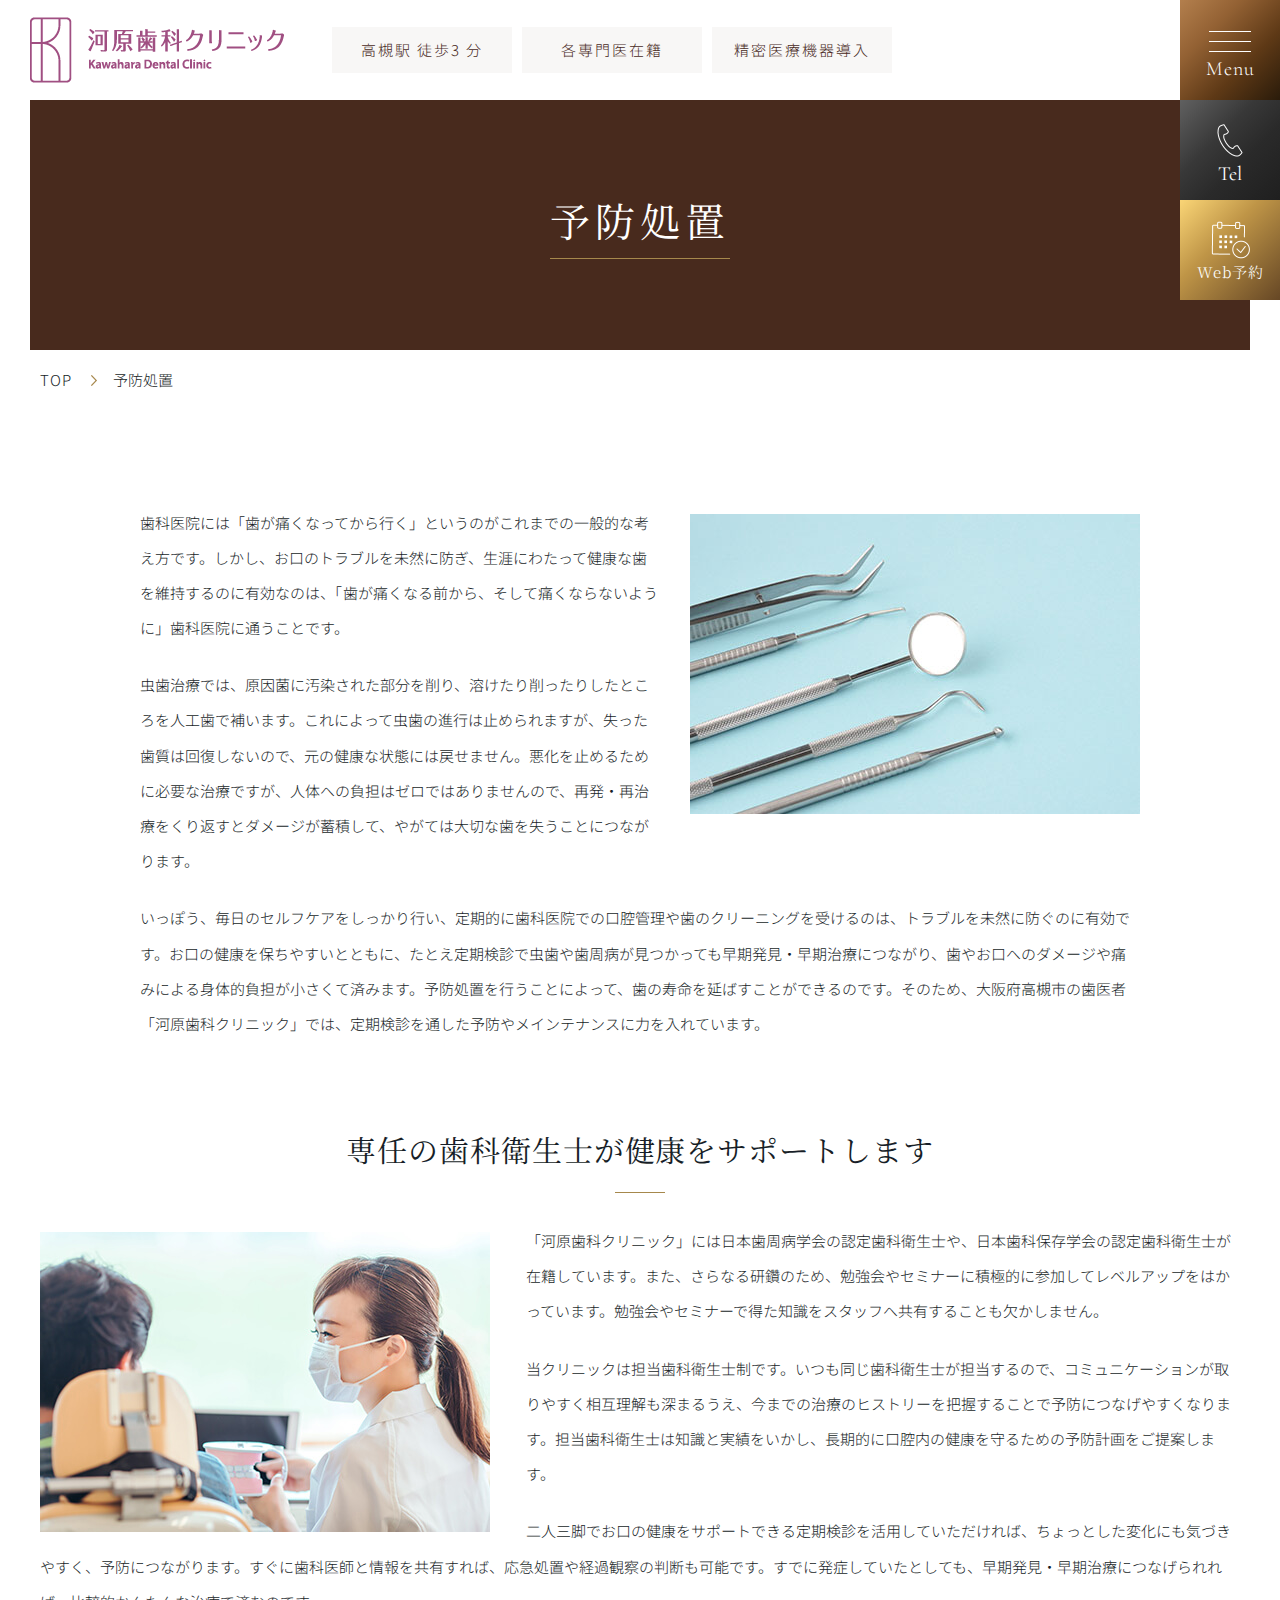
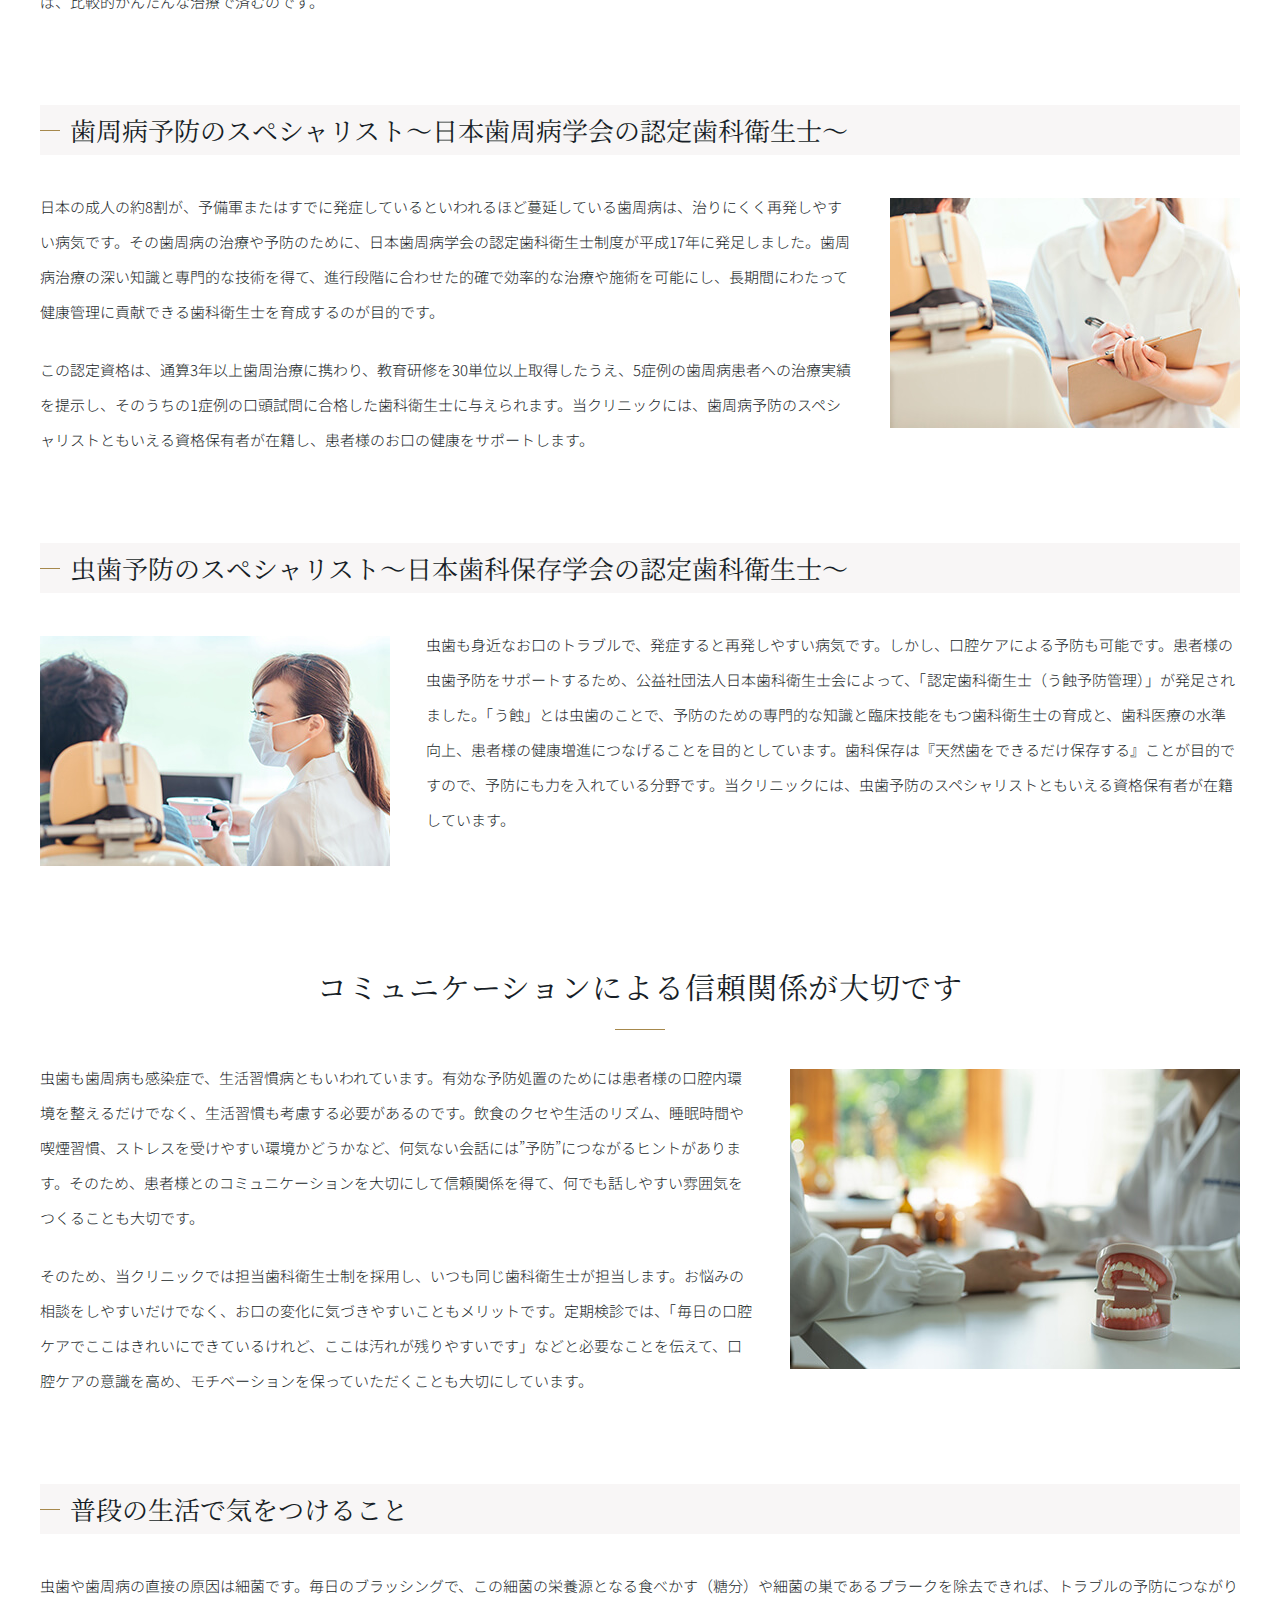
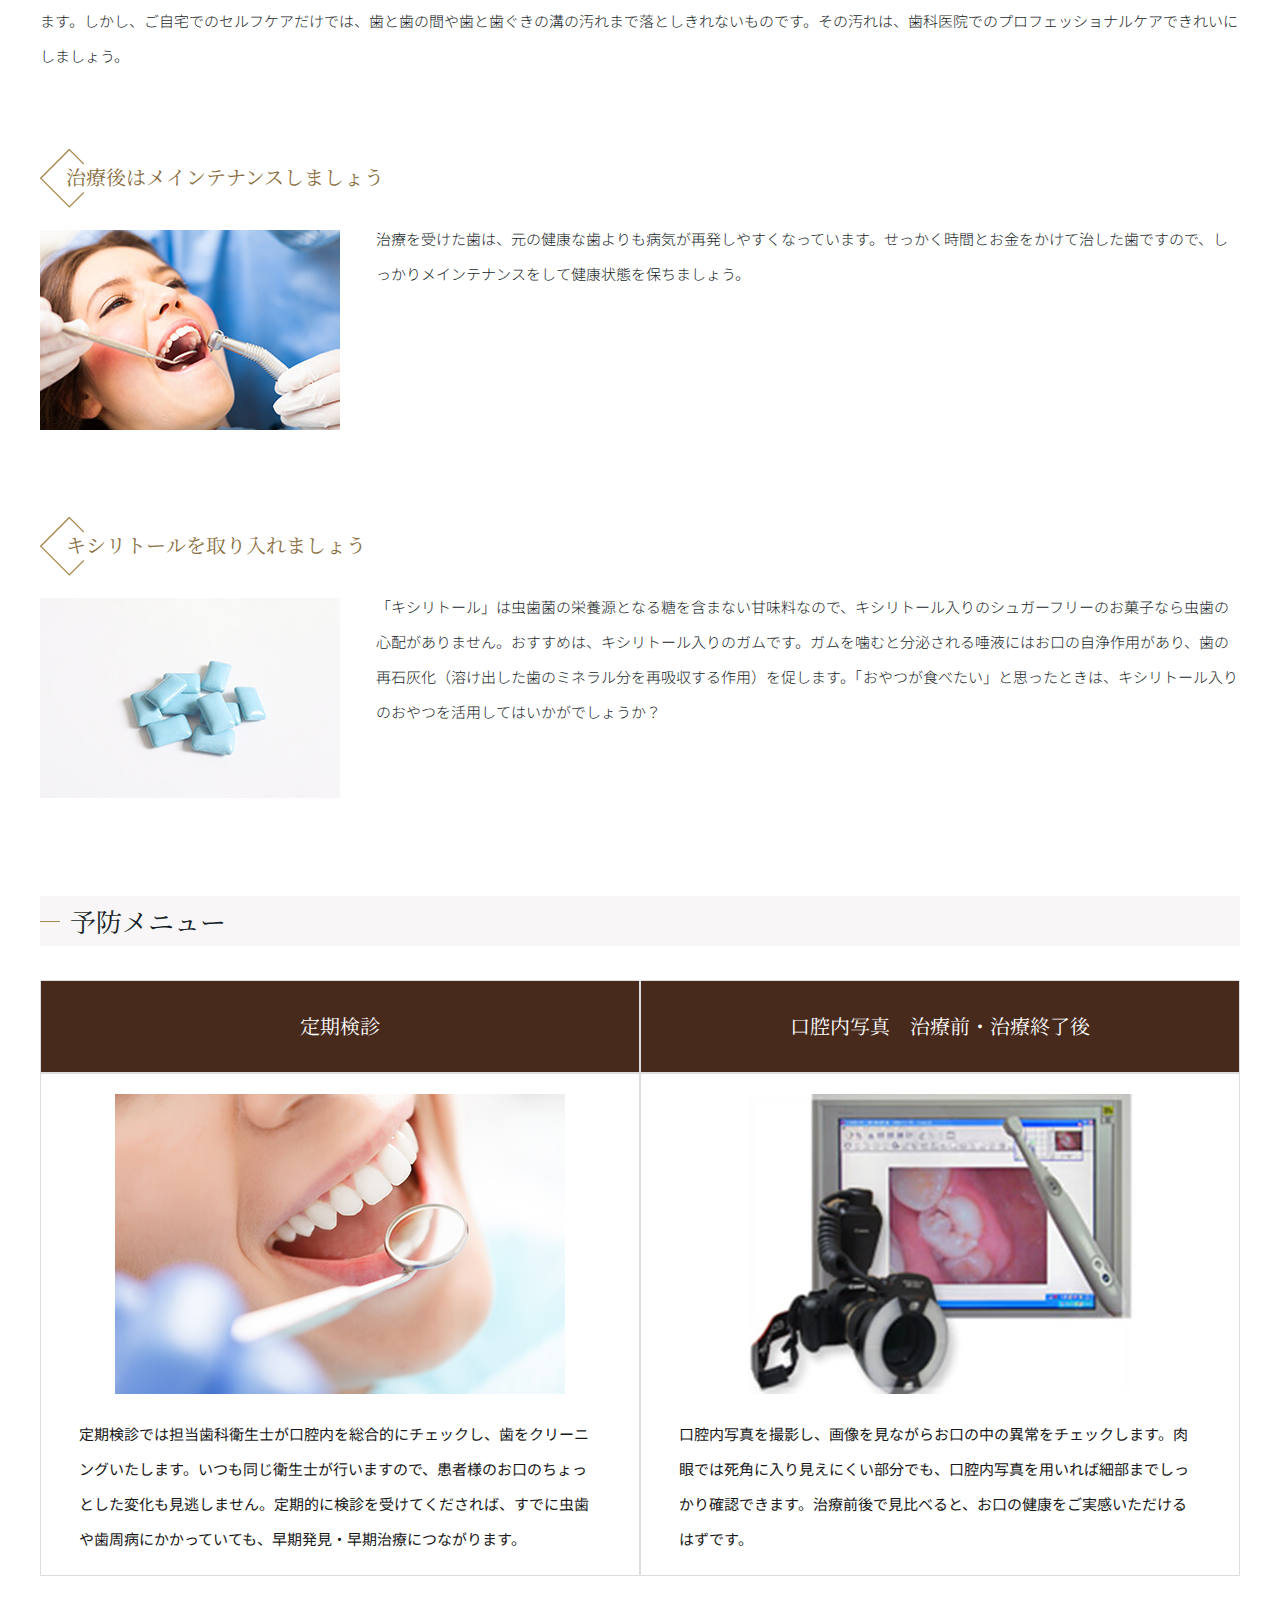
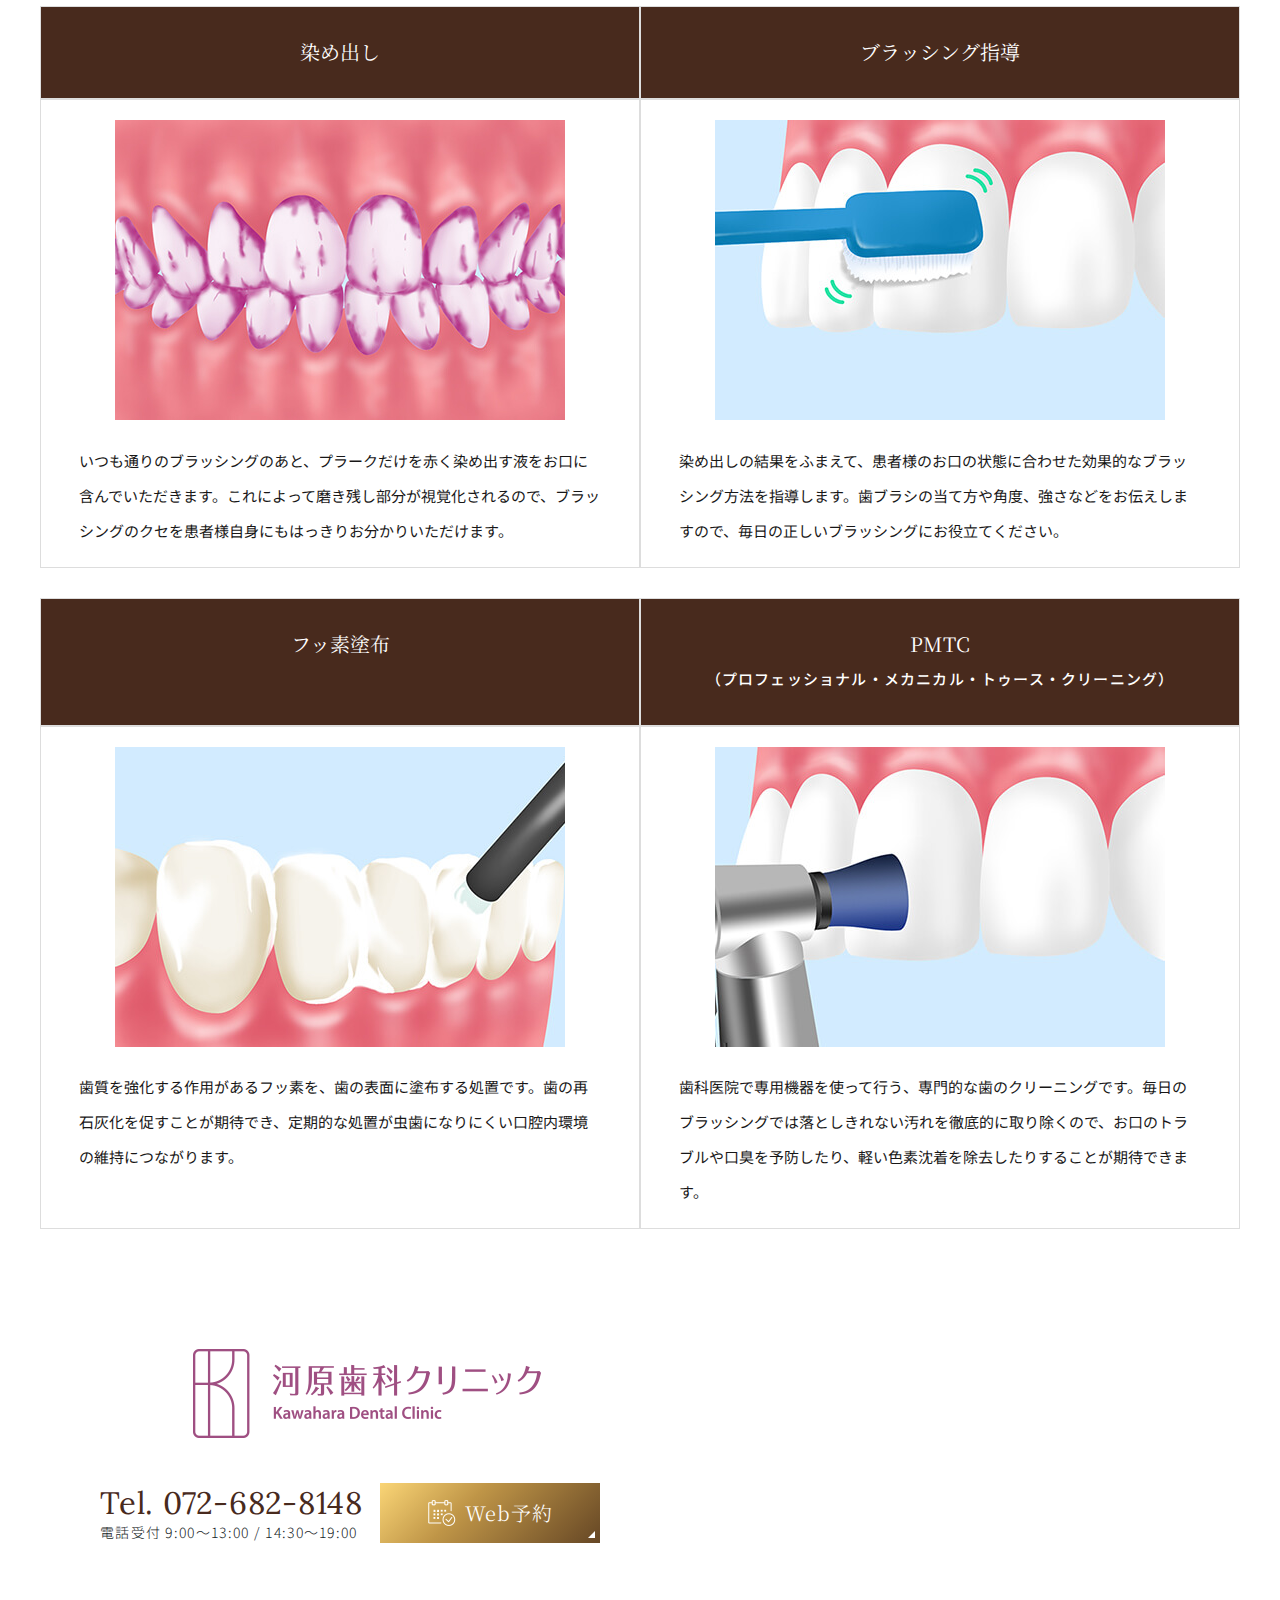
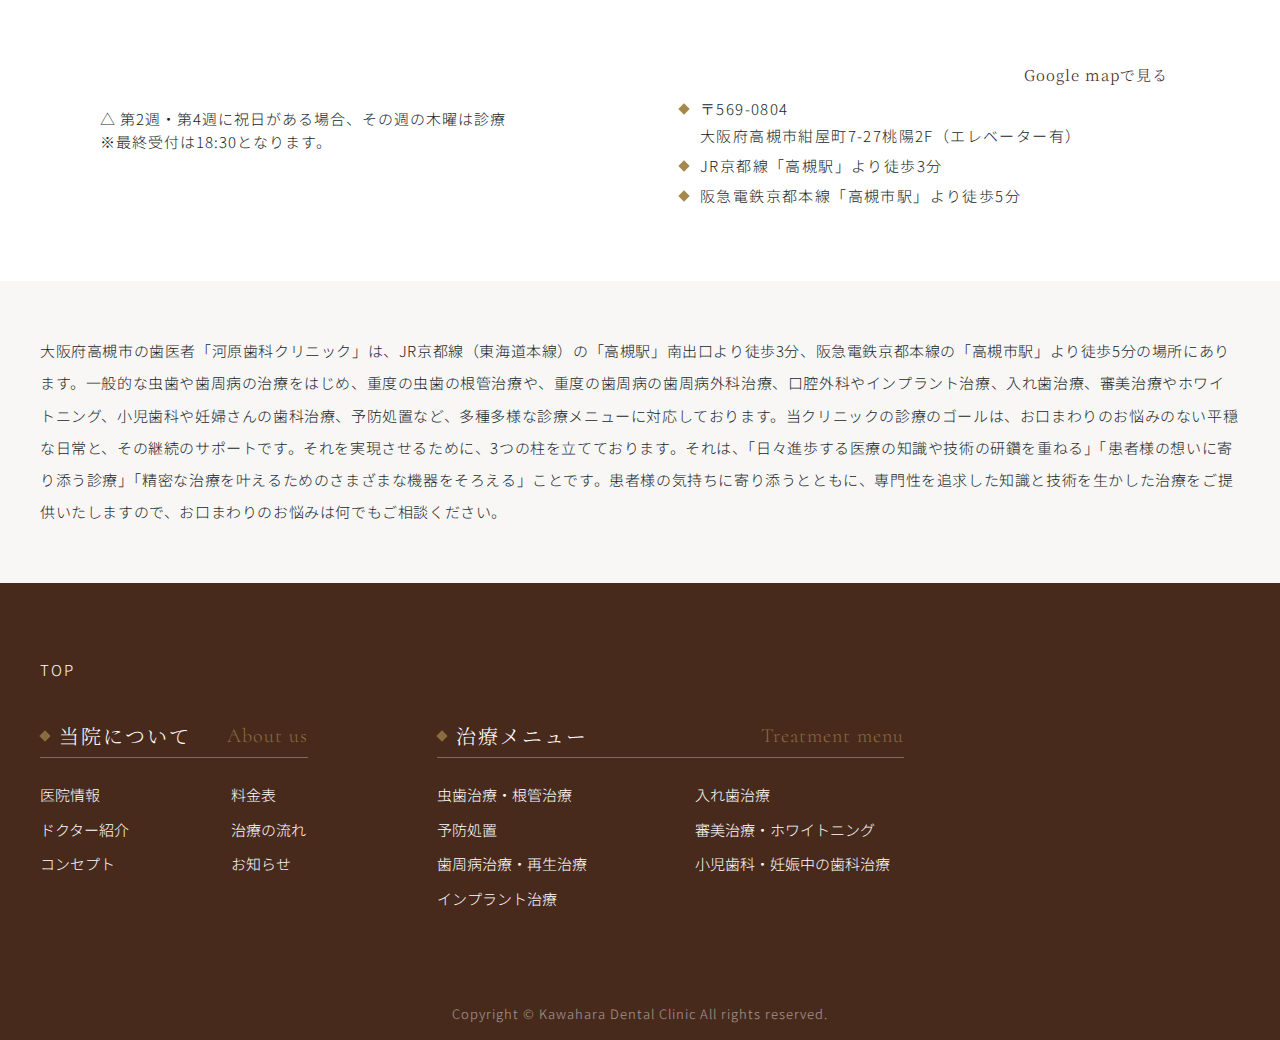
<file: prev.html>
<!doctype html>
<html lang="ja">

<head>
    <meta charset="utf-8">
    <meta name="viewport" content="width=device-width, initial-scale=-100%, user-scalable=yes" />
    <meta name="format-detection" content="telephone=no">
    <title>予防処置｜高槻駅徒歩3分の歯医者｜河原歯科クリニック</title>
    <meta name="keywords" content="予防,虫歯,歯周病,定期検診,メインテナンス">
    <meta name="description" content="高槻市の歯医者「河原歯科クリニック」の予防処置のページです。虫歯も歯周病も、毎日のセルフケアと歯科医院での定期検診での予防・メインテナンスが大切です。担当の歯科衛生士が生涯を通した長い目で見て、お口全体の健康をサポートいたします。">
    <link rel="shortcut icon"  href="images/favicon.ico"/>
    <link rel="stylesheet" href="css/under.css">
    <link rel="stylesheet" href="css/under_responsive.css">
    <link rel="stylesheet" href="css/styles.css">
    <link rel="stylesheet" href="css/responsive.css">
    <!-- Global site tag (gtag.js) - Google Analytics -->
    <script async src="https://www.googletagmanager.com/gtag/js?id=UA-136025975-55"></script>
    <script>
    window.dataLayer = window.dataLayer || [];
    function gtag(){dataLayer.push(arguments);}
    gtag('js', new Date());

    gtag('config', 'UA-00000000-00');
    </script>
    <script type="application/ld+json">
        {
            "@context": "http://schema.org",
            "@type": "BreadcrumbList",
            "itemListElement": [
                {
                    "@type": "ListItem",
                    "position": 1,
                    "item": {
                        "@id": "https://www.kawahara-dc.net/",
                        "name": "高槻駅徒歩3分の歯医者｜河原歯科クリニック｜各種専門医在籍・精密医療機器導入"
                    }
                },
                {
                    "@type": "ListItem",
                    "position": 2,
                    "item": {
                        "@id": "https://www.kawahara-dc.net/prev.html",
                        "name": "予防処置｜高槻駅徒歩3分の歯医者｜河原歯科クリニック"
                    }
                }
            ]
        }
    </script>
</head>

<body class="under">
    <div id="wrapper">
        <header id="header">
			<div class="container-full">
				<div class="header-wrap">
					<h1 class="logo">
						<a href="https://www.kawahara-dc.net/">
							<img src="./images/logo.png" class="lo-pc" alt="高槻市の「河原歯科クリニック」の定期検診や予防・メインテナンスのページです。">
							<img src="./images/logo-sp.png" class="lo-sp" alt="高槻市の「河原歯科クリニック」の定期検診や予防・メインテナンスのページです。">
						</a>
					</h1>
					<ul class="header-btn">
						<li>
							高槻駅 徒歩3 分
						</li>
						<li>
							各専門医在籍
						</li>
						<li>
							精密医療機器導入
						</li>
					</ul>
					<p class="menu_icon">
						<span class="mline"></span>
						<span class="mtext">
							Menu
						</span>
					</p>
				</div>
			</div>
		</header>
		<div class="btn-fix">
			<ul class="bf-list">
				<li>
					<p class="bf-ic">
						<img src="./images/ic-tell.png" width="26" height="33" alt="tell">
					</p>
					<p class="bf-tt pc f-cor">Tel</p>
					<p class="bf-tt2 sp f-lora">072-682-8148</p>
					<a href="tel:0726828148" onclick="gtag('event', 'tel', {'event_category': 'sp'});"
						class="bf-lk"></a>
				</li>
				<li>
					<p class="bf-ic">
						<img src="./images/ic-lich.png" width="39" height="38" alt="Web予約">
					</p>
					<p class="bf-tt f-serif">Web予約</p>
					<a href="https://ssl.haisha-yoyaku.jp/m5593528/login/serviceAppoint/index?SITE_CODE=hp"
						target="_blank" rel="noopener" class="bf-lk"></a>
				</li>
			</ul>
		</div>
		<div id="gnavi">
			<div class="gnavi-wrapper">
				<a class="gnavi-top" rel="noopener" href="https://www.kawahara-dc.net/" target="_blank">
					Top
				</a>
				<div class="gnavi-menu">
					<div class="gnavi-item">
						<p class="gnavi-head">
							<span class="f-serif">
								当院について
							</span>
							<span class="f-cor">
								About us
							</span>
						</p>
						<ul class="gnavi-list">
							<li><a href="clinic.html">医院情報</a></li>
							<li><a href="staff.html">ドクター紹介</a></li>
							<li><a href="relief.html">コンセプト</a></li>
							<li><a href="price.html">料金表</a></li>
							<li><a href="flow.html">治療の流れ</a></li>
							<li><a href="blog/">お知らせ</a></li>
						</ul>
					</div>
					<div class="gnavi-item">
						<p class="gnavi-head">
							<span class="f-serif">
								治療メニュー
							</span>
							<span class="f-cor">
								Treatment menu
							</span>
						</p>
						<ul class="gnavi-list">
							<li><a href="general.html">虫歯治療・根管治療</a></li>
							<li><a href="prev.html">予防処置</a></li>
							<li><a href="perio.html">歯周病治療・再生治療</a></li>
							<li><a href="implant.html">インプラント治療</a></li>
							<li><a href="false.html">入れ歯治療</a></li>
							<li><a href="esthe.html">審美治療・ホワイトニング</a></li>
							<li><a href="child.html">小児歯科・妊娠中の歯科治療</a></li>
						</ul>
					</div>
				</div>

				<div class="gnavi-info">
					<div class="gnavi-tkb">
						<p class="tkb-ig">
							<img src="./images/tkb-menu.jpg" width="500" height="130" alt="診療時間">
						</p>
						<p class="tkb-nte">
							<span>△ 第2週・第4週に祝日がある場合､その週の木曜は診療</span>
							<span>※最終受付は18:30となります。</span>
						</p>
					</div>

					<div class="gnavi-itm">
						<div class="gnavi-call">
							<a href="tel:0726828148" class="call-g f-lora">
								Tel. 072-682-8148
							</a>
							<span class="gnavi-time">
								電話受付 9:00～13:00 / 14:30～19:00
							</span>
						</div>

						<a href="https://ssl.haisha-yoyaku.jp/m5593528/login/serviceAppoint/index?SITE_CODE=hp"
							rel="noopener" class="gnavi-web f-serif" target="_blank">
							<img src="./images/ic-time.png" width="28" alt="Web予約">
							Web予約
						</a>
					</div>
				</div>
			</div>
		</div>
        <main id="main">
            <div id="mainvisual">
                <div class="container">
                    <h2 class="under_mv_ttl"><span class="wrap">予防処置</span></h2>
                </div>
            </div>
            <div id="content">
                <ul class="topic_path">
                    <li><a href="https://www.kawahara-dc.net/">TOP</a></li>
                    <li>予防処置</li>
                </ul>
                <div class="section">
                    <div class="under_sec_small_width">
                        <p class="image_r"><img src="images/prev_img01.jpg" alt="予防処置"></p>
                        <p>歯科医院には「歯が痛くなってから行く」というのがこれまでの一般的な考え方です。しかし、お口のトラブルを未然に防ぎ、生涯にわたって健康な歯を維持するのに有効なのは、「歯が痛くなる前から、そして痛くならないように」歯科医院に通うことです。</p>
                        <p>虫歯治療では、原因菌に汚染された部分を削り、溶けたり削ったりしたところを人工歯で補います。これによって虫歯の進行は止められますが、失った歯質は回復しないので、元の健康な状態には戻せません。悪化を止めるために必要な治療ですが、人体への負担はゼロではありませんので、再発・再治療をくり返すとダメージが蓄積して、やがては大切な歯を失うことにつながります。</p>
                        <p class="clearfix">いっぽう、毎日のセルフケアをしっかり行い、定期的に歯科医院での口腔管理や歯のクリーニングを受けるのは、トラブルを未然に防ぐのに有効です。お口の健康を保ちやすいとともに、たとえ定期検診で虫歯や歯周病が見つかっても早期発見・早期治療につながり、歯やお口へのダメージや痛みによる身体的負担が小さくて済みます。予防処置を行うことによって、歯の寿命を延ばすことができるのです。そのため、大阪府高槻市の歯医者「河原歯科クリニック」では、定期検診を通した予防やメインテナンスに力を入れています。</p>
                    </div>
                 </div>
                <section>
                    <h3>専任の歯科衛生士が健康をサポートします</h3>
                    <p class="image_l"><img src="images/prev_img02.jpg" alt="専任の歯科衛生士が健康をサポートします"></p>
                    <p>「河原歯科クリニック」には日本歯周病学会の認定歯科衛生士や、日本歯科保存学会の認定歯科衛生士が在籍しています。また、さらなる研鑽のため、勉強会やセミナーに積極的に参加してレベルアップをはかっています。勉強会やセミナーで得た知識をスタッフへ共有することも欠かしません。</p>
                    <p>当クリニックは担当歯科衛生士制です。いつも同じ歯科衛生士が担当するので、コミュニケーションが取りやすく相互理解も深まるうえ、今までの治療のヒストリーを把握することで予防につなげやすくなります。担当歯科衛生士は知識と実績をいかし、長期的に口腔内の健康を守るための予防計画をご提案します。</p>
                    <p class="clearfix">二人三脚でお口の健康をサポートできる定期検診を活用していただければ、ちょっとした変化にも気づきやすく、予防につながります。すぐに歯科医師と情報を共有すれば、応急処置や経過観察の判断も可能です。すでに発症していたとしても、早期発見・早期治療につなげられれば、比較的かんたんな治療で済むのです。</p>
                </section>
                <section>
                    <h4><span class="wrap">歯周病予防のスペシャリスト～日本歯周病学会の認定歯科衛生士～</span></h4>
                    <p class="image_r"><img src="images/prev_img03.jpg" alt="歯周病予防のスペシャリスト～日本歯周病学会の認定歯科衛生士～"></p>
                    <p>日本の成人の約8割が、予備軍またはすでに発症しているといわれるほど蔓延している歯周病は、治りにくく再発しやすい病気です。その歯周病の治療や予防のために、日本歯周病学会の認定歯科衛生士制度が平成17年に発足しました。歯周病治療の深い知識と専門的な技術を得て、進行段階に合わせた的確で効率的な治療や施術を可能にし、長期間にわたって健康管理に貢献できる歯科衛生士を育成するのが目的です。</p>
                    <p class="clearfix">この認定資格は、通算3年以上歯周治療に携わり、教育研修を30単位以上取得したうえ、5症例の歯周病患者への治療実績を提示し、そのうちの1症例の口頭試問に合格した歯科衛生士に与えられます。当クリニックには、歯周病予防のスペシャリストともいえる資格保有者が在籍し、患者様のお口の健康をサポートします。</p>
                </section>
                <section>
                    <h4><span class="wrap">虫歯予防のスペシャリスト～日本歯科保存学会の認定歯科衛生士～</span></h4>
                    <p class="image_l"><img src="images/prev_img04.jpg" alt="虫歯予防のスペシャリスト～日本歯科保存学会の認定歯科衛生士～"></p>
                    <p class="clearfix">虫歯も身近なお口のトラブルで、発症すると再発しやすい病気です。しかし、口腔ケアによる予防も可能です。患者様の虫歯予防をサポートするため、公益社団法人日本歯科衛生士会によって、「認定歯科衛生士（う蝕予防管理）」が発足されました。「う蝕」とは虫歯のことで、予防のための専門的な知識と臨床技能をもつ歯科衛生士の育成と、歯科医療の水準向上、患者様の健康増進につなげることを目的としています。歯科保存は『天然歯をできるだけ保存する』ことが目的ですので、予防にも力を入れている分野です。当クリニックには、虫歯予防のスペシャリストともいえる資格保有者が在籍しています。</p>
                </section>
                <section>
                    <h3>コミュニケーションによる信頼関係が大切です</h3>
                    <p class="image_r"><img src="images/prev_img05.jpg" alt="コミュニケーションによる信頼関係が大切です"></p>
                    <p>虫歯も歯周病も感染症で、生活習慣病ともいわれています。有効な予防処置のためには患者様の口腔内環境を整えるだけでなく、生活習慣も考慮する必要があるのです。飲食のクセや生活のリズム、睡眠時間や喫煙習慣、ストレスを受けやすい環境かどうかなど、何気ない会話には”予防”につながるヒントがあります。そのため、患者様とのコミュニケーションを大切にして信頼関係を得て、何でも話しやすい雰囲気をつくることも大切です。</p>
                    <p class="clearfix">そのため、当クリニックでは担当歯科衛生士制を採用し、いつも同じ歯科衛生士が担当します。お悩みの相談をしやすいだけでなく、お口の変化に気づきやすいこともメリットです。定期検診では、「毎日の口腔ケアでここはきれいにできているけれど、ここは汚れが残りやすいです」などと必要なことを伝えて、口腔ケアの意識を高め、モチベーションを保っていただくことも大切にしています。</p>
                </section>
                <section>
                    <h4><span class="wrap">普段の生活で気をつけること</span></h4>
                    <p>虫歯や歯周病の直接の原因は細菌です。毎日のブラッシングで、この細菌の栄養源となる食べかす（糖分）や細菌の巣であるプラークを除去できれば、トラブルの予防につながります。しかし、ご自宅でのセルフケアだけでは、歯と歯の間や歯と歯ぐきの溝の汚れまで落としきれないものです。その汚れは、歯科医院でのプロフェッショナルケアできれいにしましょう。</p>
                </section>
                <section>
                    <h5><span class="wrap">治療後はメインテナンスしましょう</span></h5>
                    <p class="image_l"><img src="images/prev_img06.jpg" alt="治療後はメインテナンスしましょう"></p>
                    <p class="clearfix">治療を受けた歯は、元の健康な歯よりも病気が再発しやすくなっています。せっかく時間とお金をかけて治した歯ですので、しっかりメインテナンスをして健康状態を保ちましょう。</p>
                </section>
                <section>
                    <h5><span class="wrap">キシリトールを取り入れましょう</span></h5>
                    <p class="image_l"><img src="images/prev_img07.jpg" alt="キシリトールを取り入れましょう"></p>
                    <p class="clearfix">「キシリトール」は虫歯菌の栄養源となる糖を含まない甘味料なので、キシリトール入りのシュガーフリーのお菓子なら虫歯の心配がありません。おすすめは、キシリトール入りのガムです。ガムを噛むと分泌される唾液にはお口の自浄作用があり、歯の再石灰化（溶け出した歯のミネラル分を再吸収する作用）を促します。「おやつが食べたい」と思ったときは、キシリトール入りのおやつを活用してはいかがでしょうか？</p>
                </section>
                <div class="section">
                    <h4><span class="wrap">予防メニュー</span></h4>
                    <div class="under_tbl_block mb30">
                        <dl class="under_tbl_block_item">
                            <dt><h5>定期検診</h5></dt>
                            <dd>
                                <p class="img"><img src="images/prev_img08.jpg" alt="定期検診"></p>
                                <p class="des">定期検診では担当歯科衛生士が口腔内を総合的にチェックし、歯をクリーニングいたします。いつも同じ衛生士が行いますので、患者様のお口のちょっとした変化も見逃しません。定期的に検診を受けてくだされば、すでに虫歯や歯周病にかかっていても、早期発見・早期治療につながります。</p>
                            </dd> 
                        </dl>
                        <dl class="under_tbl_block_item">
                            <dt><h5>口腔内写真　治療前・治療終了後</h5></dt>
                            <dd>
                                <p class="img"><img src="images/prev_img09.jpg" alt="口腔内写真　治療前・治療終了後"></p>
                                <p class="des">口腔内写真を撮影し、画像を見ながらお口の中の異常をチェックします。肉眼では死角に入り見えにくい部分でも、口腔内写真を用いれば細部までしっかり確認できます。治療前後で見比べると、お口の健康をご実感いただけるはずです。</p>
                            </dd> 
                        </dl>
                    </div>
                    <div class="under_tbl_block mb30">
                        <dl class="under_tbl_block_item">
                            <dt><h5>染め出し</h5></dt>
                            <dd>
                                <p class="img"><img src="images/prev_img10.jpg" alt="染め出し"></p>
                                <p class="des">いつも通りのブラッシングのあと、プラークだけを赤く染め出す液をお口に含んでいただきます。これによって磨き残し部分が視覚化されるので、ブラッシングのクセを患者様自身にもはっきりお分かりいただけます。</p>
                            </dd> 
                        </dl>
                        <dl class="under_tbl_block_item">
                            <dt><h5>ブラッシング指導</h5></dt>
                            <dd>
                                <p class="img"><img src="images/prev_img11.jpg" alt="ブラッシング指導"></p>
                                <p class="des">染め出しの結果をふまえて、患者様のお口の状態に合わせた効果的なブラッシング方法を指導します。歯ブラシの当て方や角度、強さなどをお伝えしますので、毎日の正しいブラッシングにお役立てください。</p>
                            </dd> 
                        </dl>
                    </div>
                    <div class="under_tbl_block">
                        <dl class="under_tbl_block_item">
                            <dt><h5>フッ素塗布</h5></dt>
                            <dd>
                                <p class="img"><img src="images/prev_img12.jpg" alt="フッ素塗布"></p>
                                <p class="des">歯質を強化する作用があるフッ素を、歯の表面に塗布する処置です。歯の再石灰化を促すことが期待でき、定期的な処置が虫歯になりにくい口腔内環境の維持につながります。</p>
                            </dd> 
                        </dl>
                        <dl class="under_tbl_block_item">
                            <dt><h5>PMTC</h5><p class="ttl_small">（プロフェッショナル・メカニカル・トゥース・クリーニング）</p></dt>
                            <dd>
                                <p class="img"><img src="images/prev_img13.jpg" alt="ブラッシング指導"></p>
                                <p class="des">歯科医院で専用機器を使って行う、専門的な歯のクリーニングです。毎日のブラッシングでは落としきれない汚れを徹底的に取り除くので、お口のトラブルや口臭を予防したり、軽い色素沈着を除去したりすることが期待できます。</p>
                            </dd> 
                        </dl>
                    </div>
                </div>
        
            </div>
        </main>
		<footer id="footer">
			<div class="footer-top">
				<div class="container">
					<div class="ft-wrapper">
						<div class="ft-cols">
							<div class="ft-item">
								<a href="https://www.kawahara-dc.net/" class="ft-logo">
									<img src="./images/logo-ft.png" alt="河原歯科クリニック高槻市">
								</a>
								<div class="d-flex">
									<div class="ft-call">
										<a href="tel:0726828148"
											onclick="gtag('event', 'tel', {'event_category': 'sp'});"
											class="call-f f-lora">
											Tel. 072-682-8148
										</a>
										<span class="ft-time">
											電話受付 9:00～13:00 / 14:30～19:00
										</span>
									</div>

									<a href="https://ssl.haisha-yoyaku.jp/m5593528/login/serviceAppoint/index?SITE_CODE=hp"
										class="ft-web f-serif" rel="noopener" target="_blank">
										<img src="./images/ic-time.png" loading="lazy" width="28" height="26" alt="Web予約">
										Web予約
									</a>
								</div>

								<div class="ft-tkb">
									<p class="tkb-img">
										<img src="./images/tbl.jpg" loading="lazy" width="500" height="130" alt="診療時間">
									</p>
									<p class="tkb-note">
										<span>△ 第2週・第4週に祝日がある場合、その週の木曜は診療</span>
										<span>※最終受付は18:30となります。</span>
									</p>
								</div>
							</div>
							<div class="ft-item">
								<div class="ft-map">
									<iframe
										src="https://www.google.com/maps/embed?pb=!1m14!1m8!1m3!1d1637.1279467674424!2d135.618174!3d34.849797!3m2!1i1024!2i768!4f13.1!3m3!1m2!1s0x0%3A0xd291f890f3e6bab!2z5rKz5Y6f5q2v56eR44Kv44Oq44OL44OD44Kv!5e0!3m2!1sja!2sjp!4v1650951170935!5m2!1sja!2sjp"
										width="500" height="300" style="border:0;" allowfullscreen="" loading="lazy"
										referrerpolicy="no-referrer-when-downgrade"></iframe>
									<a href="https://goo.gl/maps/6Uq67QjsGnWV8rUMA" class="map-link f-serif"
										target="_blank" rel="noopener">
										Google mapで見る
										<img src="./images/ar-right.png" loading="lazy" width="6" height="11" alt="arrow right">
									</a>
								</div>

								<ul class="ft-list">
									<li>
										〒569-0804 <br>
										大阪府高槻市紺屋町7-27桃陽2F（エレベーター有）
									</li>
									<li>
										JR京都線「高槻駅」より徒歩3分
									</li>
									<li>
										阪急電鉄京都本線「高槻市駅」より徒歩5分
									</li>
								</ul>
							</div>
						</div>
					</div>
				</div>
			</div>
			<div class="footer-mid">
				<div class="container">
					<div class="fm-wrapper">
						<p class="fm-desc">
							大阪府高槻市の歯医者「河原歯科クリニック」は、JR京都線（東海道本線）の「高槻駅」南出口より徒歩3分、阪急電鉄京都本線の「高槻市駅」より徒歩5分の場所にあります。一般的な虫歯や歯周病の治療をはじめ、重度の虫歯の根管治療や、重度の歯周病の歯周病外科治療、口腔外科やインプラント治療、入れ歯治療、審美治療やホワイトニング、小児歯科や妊婦さんの歯科治療、予防処置など、多種多様な診療メニューに対応しております。当クリニックの診療のゴールは、お口まわりのお悩みのない平穏な日常と、その継続のサポートです。それを実現させるために、3つの柱を立てております。それは、「日々進歩する医療の知識や技術の研鑽を重ねる」「患者様の想いに寄り添う診療」「精密な治療を叶えるためのさまざまな機器をそろえる」ことです。患者様の気持ちに寄り添うとともに、専門性を追求した知識と技術を生かした治療をご提供いたしますので、お口まわりのお悩みは何でもご相談ください。
						</p>
					</div>
				</div>
			</div>

			<div class="footer-bottom">
				<div class="container">
					<div class="fb-wrapper">
						<a class="fb-top" loading="lazy" href="https://www.kawahara-dc.net/">
							top
						</a>
						<div class="d-flex">
							<div class="fb-item">
								<p class="fb-head">
									<span class="f-serif">
										当院について
									</span>
									<span class="f-cor">
										About us
									</span>
								</p>
								<ul class="fb-list">
									<li>
										<a href="clinic.html" class="fb-link">医院情報</a>
									</li>
									<li>
										<a href="staff.html" class="fb-link">ドクター紹介</a>
									</li>
									<li>
										<a href="relief.html" class="fb-link">コンセプト</a>
									</li>
									<li>
										<a href="price.html" class="fb-link">料金表</a>
									</li>
									<li>
										<a href="flow.html" class="fb-link">治療の流れ</a>
									</li>
									<li>
										<a href="blog/" class="fb-link">お知らせ</a>
									</li>
								</ul>
							</div>
							<div class="fb-item">
								<p class="fb-head">
									<span class="f-serif">
										治療メニュー
									</span>
									<span class="f-cor">
										Treatment menu
									</span>
								</p>
								<ul class="fb-list">
									<li>
										<a href="general.html" class="fb-link">虫歯治療・根管治療</a>
									</li>
									<li>
										<a href="prev.html" class="fb-link">予防処置</a>
									</li>
									<li>
										<a href="perio.html" class="fb-link">歯周病治療・再生治療</a>
									</li>
									<li>
										<a href="implant.html" class="fb-link">インプラント治療</a>
									</li>
									<li>
										<a href="false.html" class="fb-link">入れ歯治療</a>
									</li>
									<li>
										<a href="esthe.html" class="fb-link">審美治療・ホワイトニング</a>
									</li>
									<li>
										<a href="child.html" class="fb-link">小児歯科・妊娠中の歯科治療</a>
									</li>
								</ul>
							</div>
							<div class="fb-item">
								<a href="https://ssl.haisha-yoyaku.jp/m5593528/login/serviceAppoint/index?SITE_CODE=hp"
									class="fb-web" target="_blank" rel="noopener">
									<img src="./images/fb-img02.jpg" loading="lazy" width="200" height="70" alt="EPARK">
								</a>
								<a href="https://www.shika-town.com/k00001318" class="fb-web" target="_blank"
									rel="noopener">
									<img src="./images/fb-img01.jpg" loading="lazy" width="200" height="70 alt="SHIKA-TOWN">
								</a>
							</div>
						</div>

						<div class="copyright">
							Copyright &#169; Kawahara Dental Clinic All rights reserved.
						</div>
					</div>
				</div>
			</div>

			<p id="totop">
				<a href="#wrapper">
					<img src="./images/ar-top.png" loading="lazy" width="12" height="6" alt="トップへ戻る">
					Top
				</a>
			</p>


		</footer>
    </div>
    <script src="js/jquery.min.js"></script>
    <script src="js/sweetlink.js"></script>
    <script src="js/track-tel.js"></script>
    <script src="js/matchHeight.js"></script>
    <script src="js/common.js"></script>
    <script>
        $(document).ready(function(){
            $(window).on('load resize', function(){
                if($(".under_tbl_block_item dt").length){
                    $(".under_tbl_block_item dt").matchHeight();
                }
                if($(".under_tbl_block_item h5").length){
                    $(".under_tbl_block_item h5").matchHeight();
                }
                if($(".under_tbl_block_item .des").length){
                    $(".under_tbl_block_item .des").matchHeight();
                }
            })
        })
    </script>
</body>

</html>
</file>
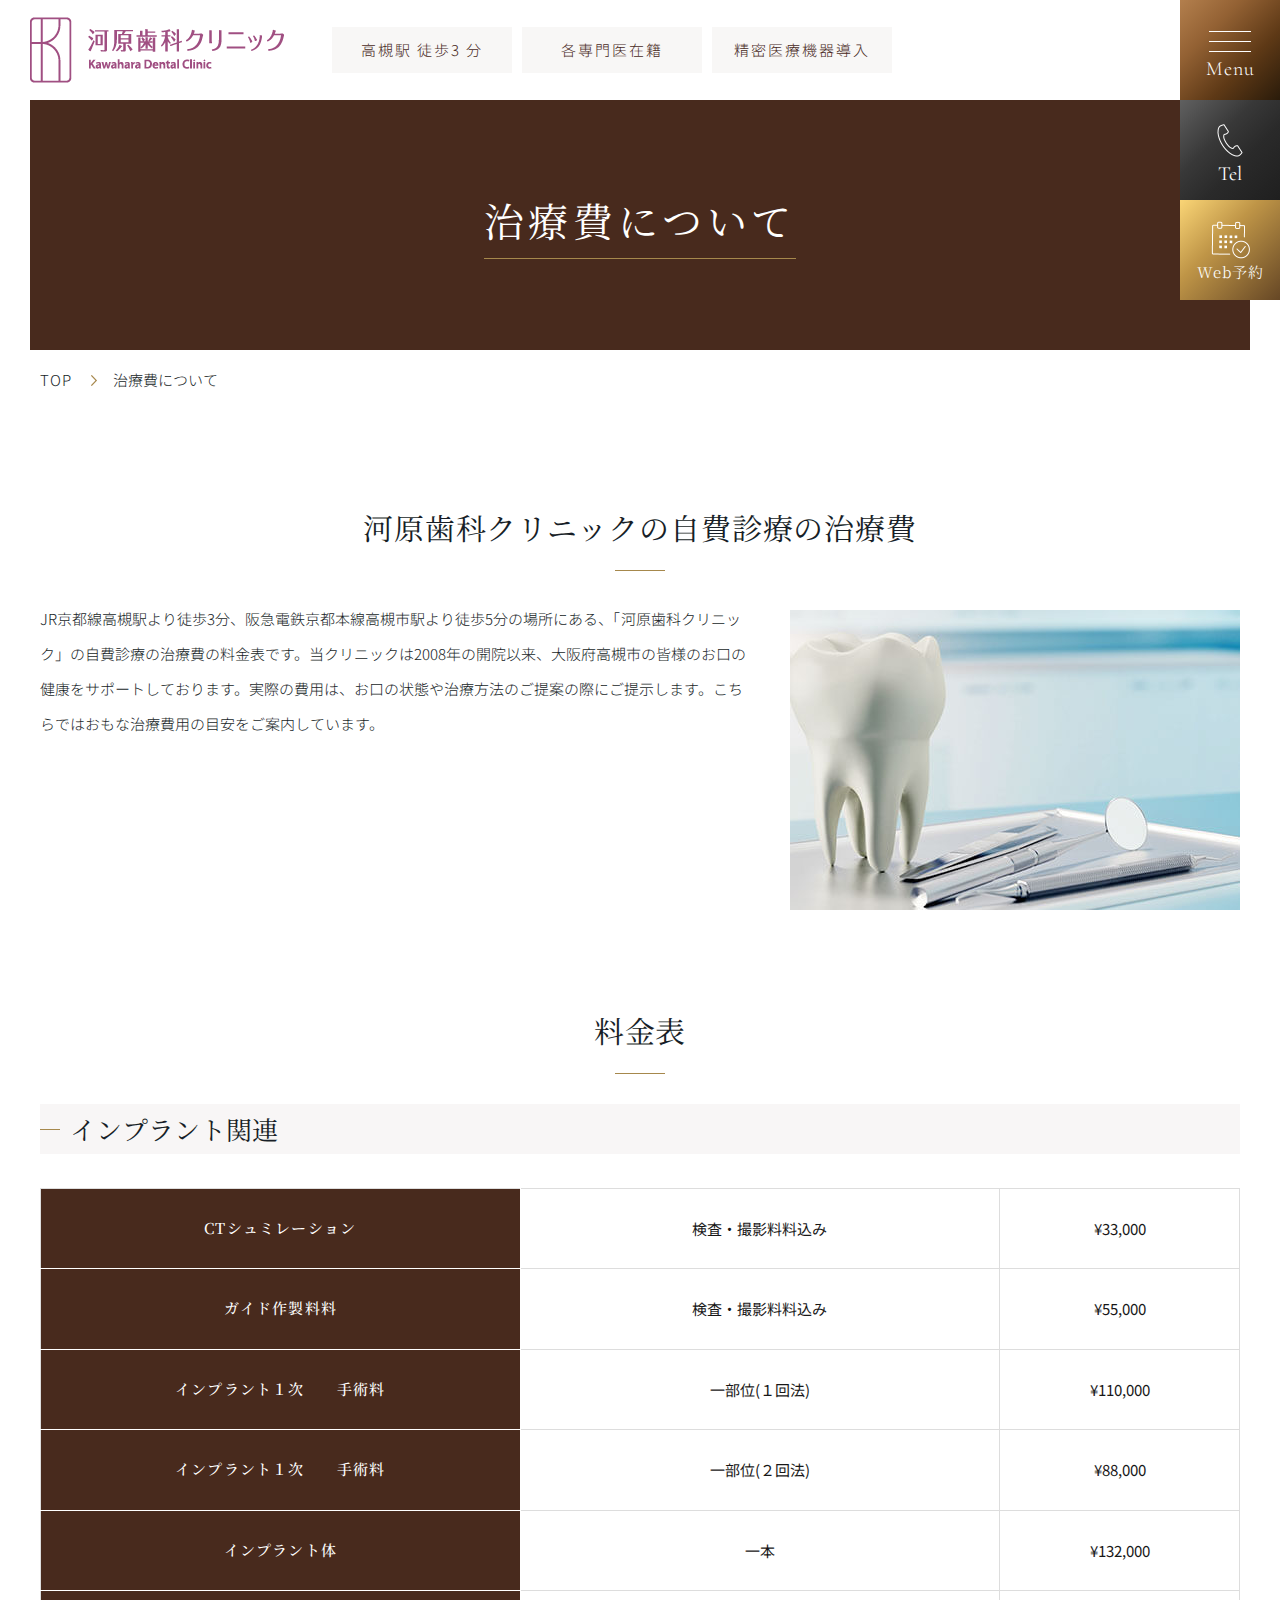
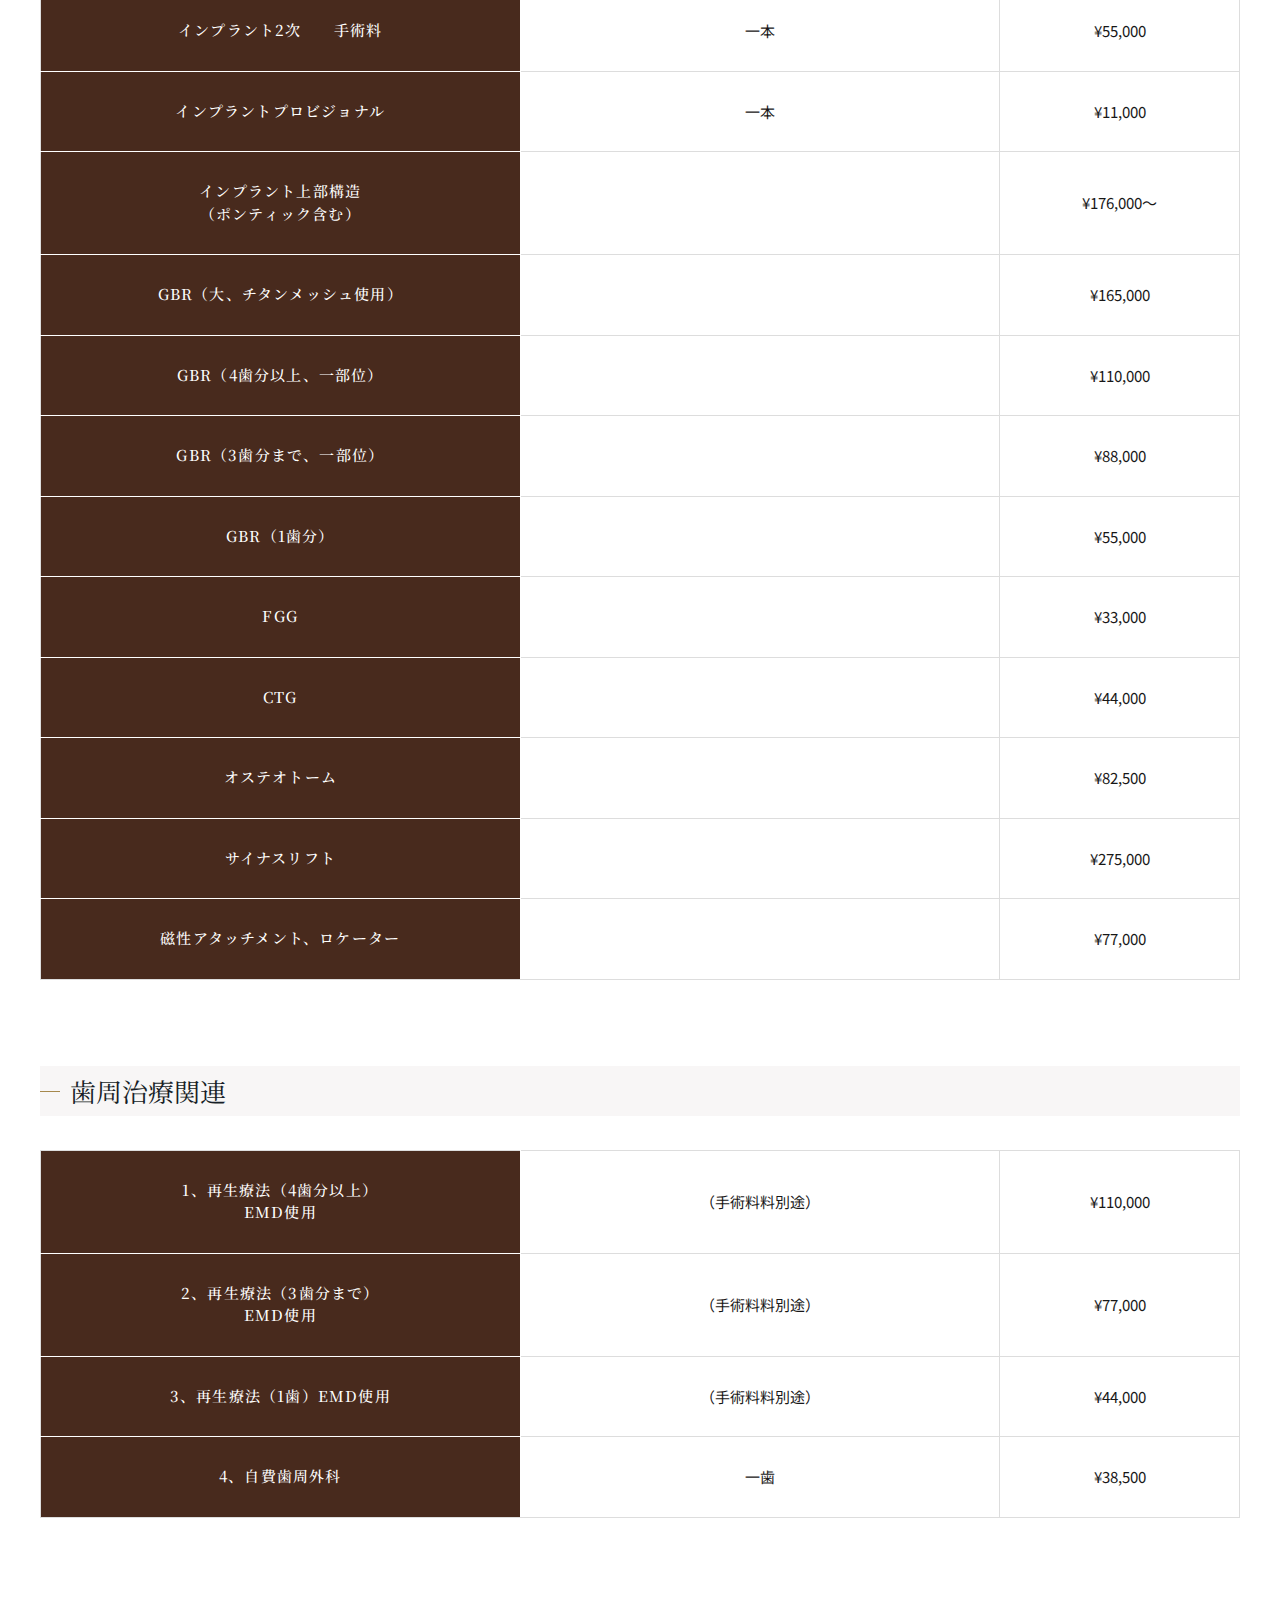
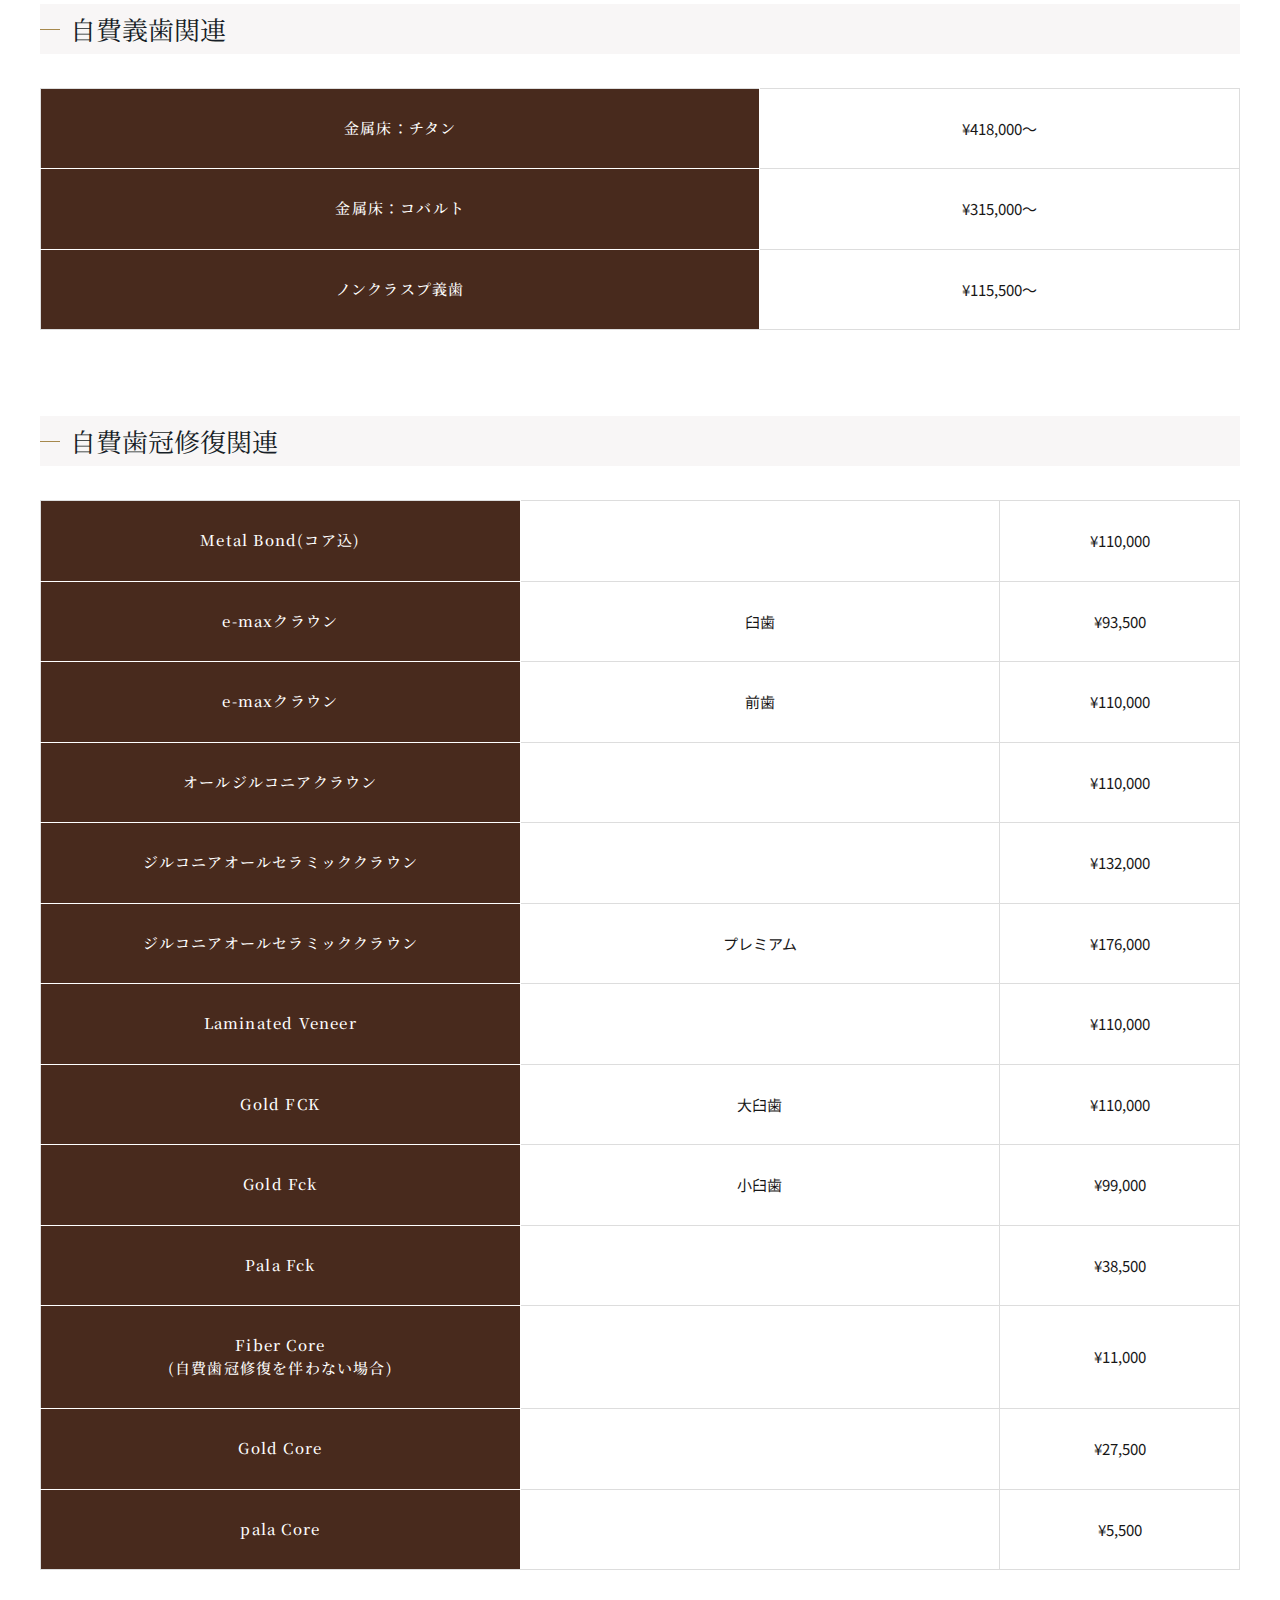
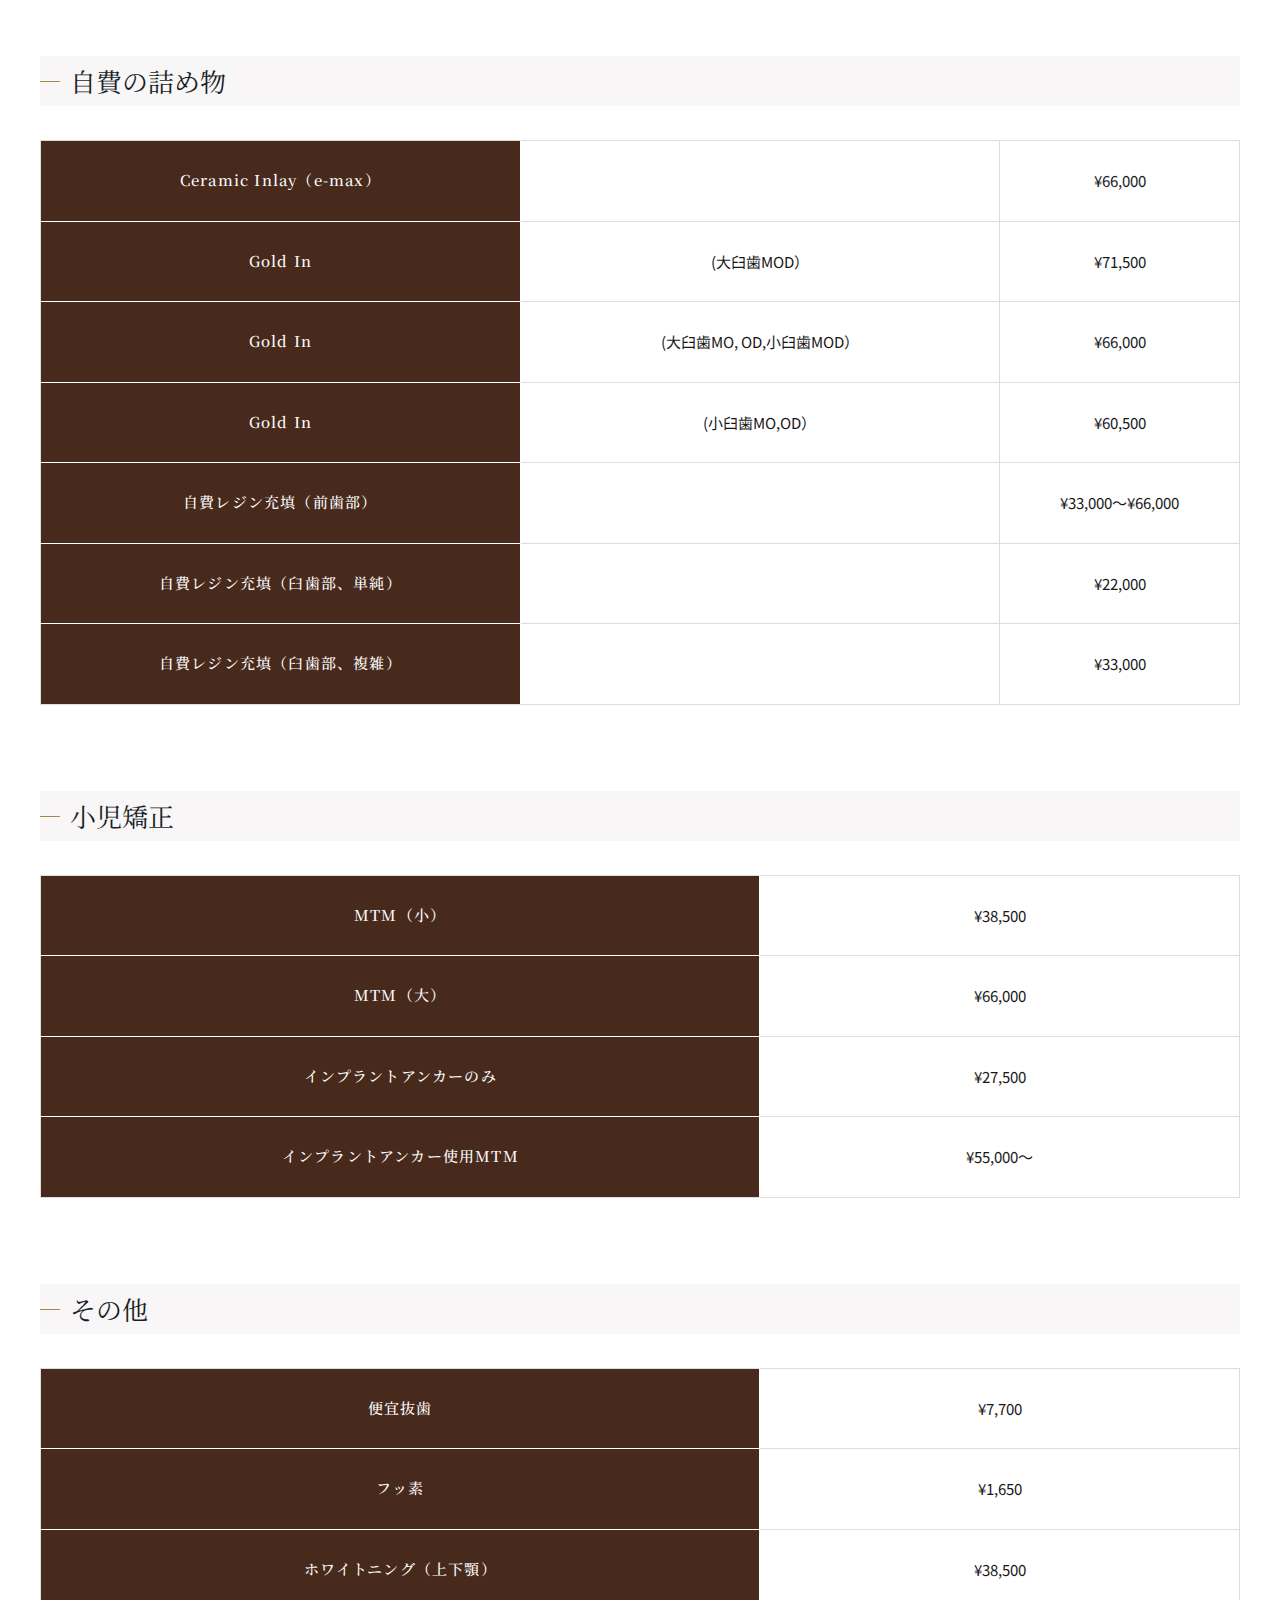
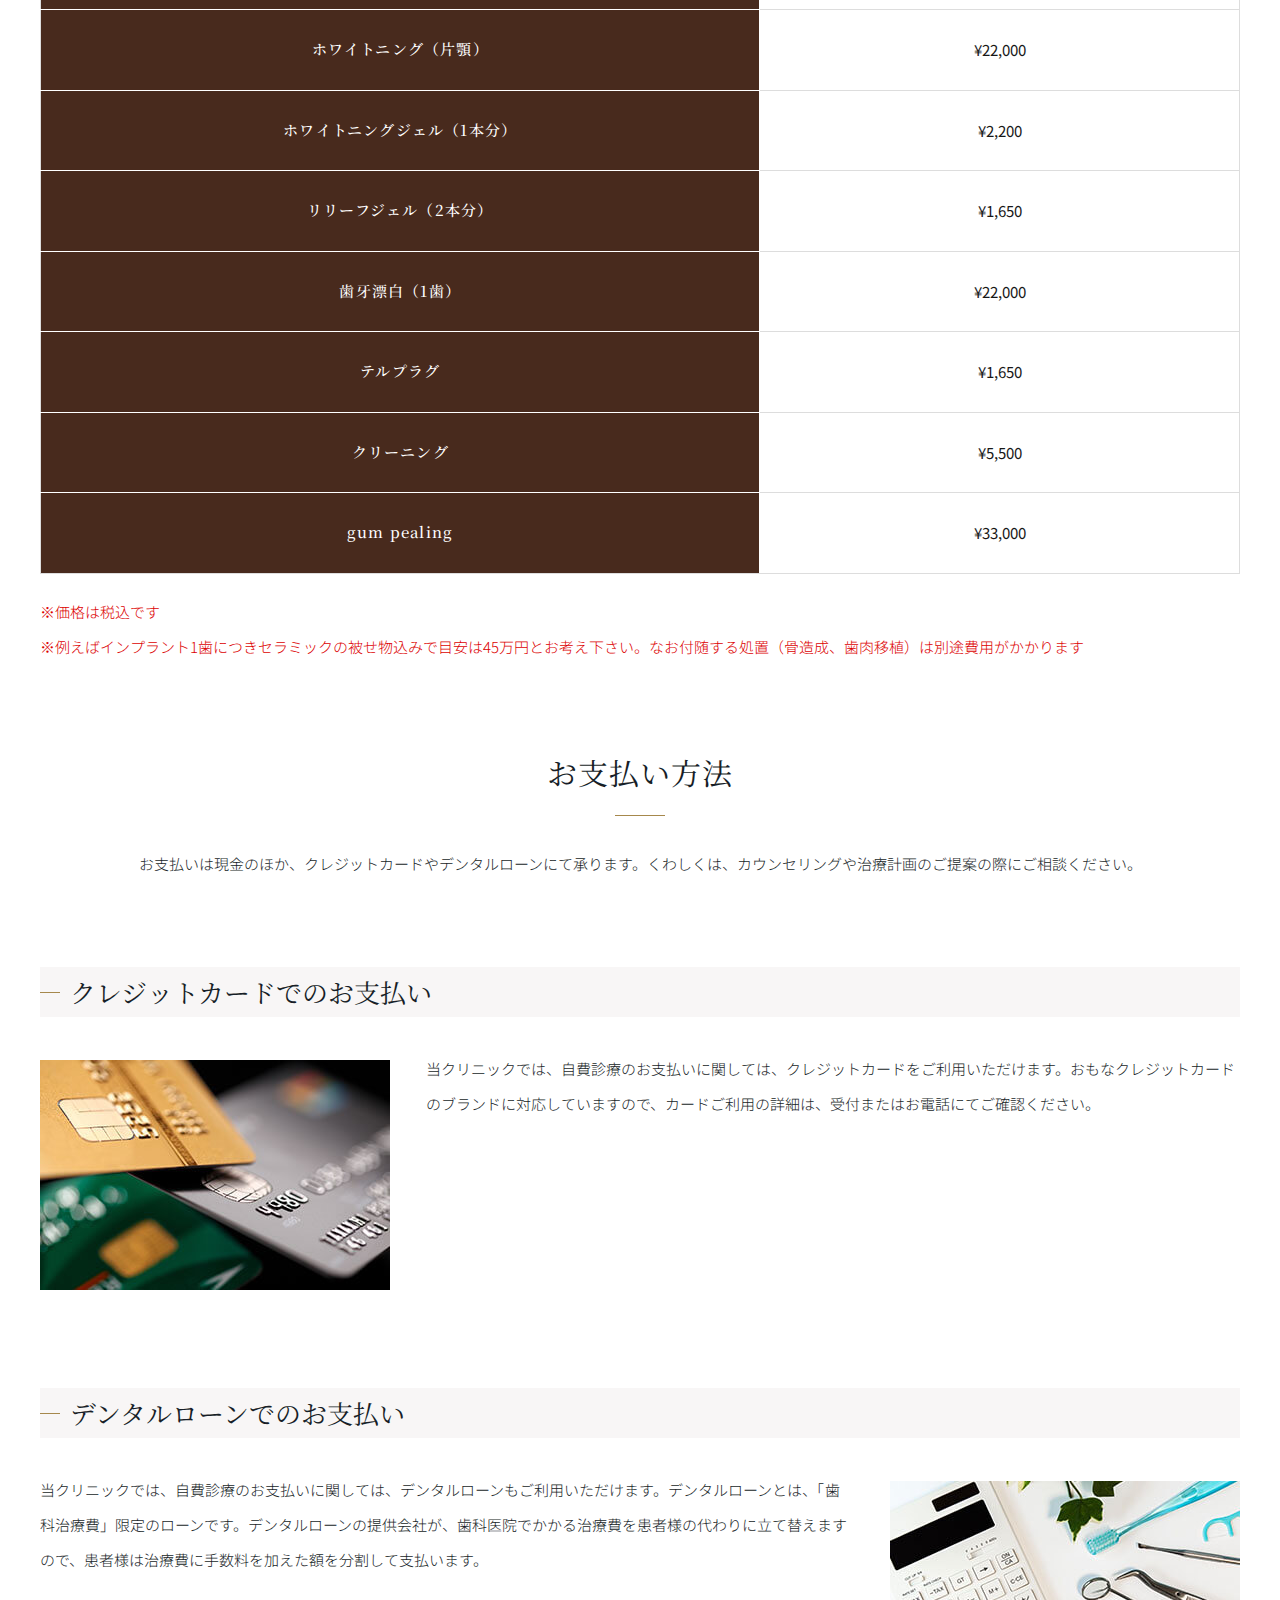
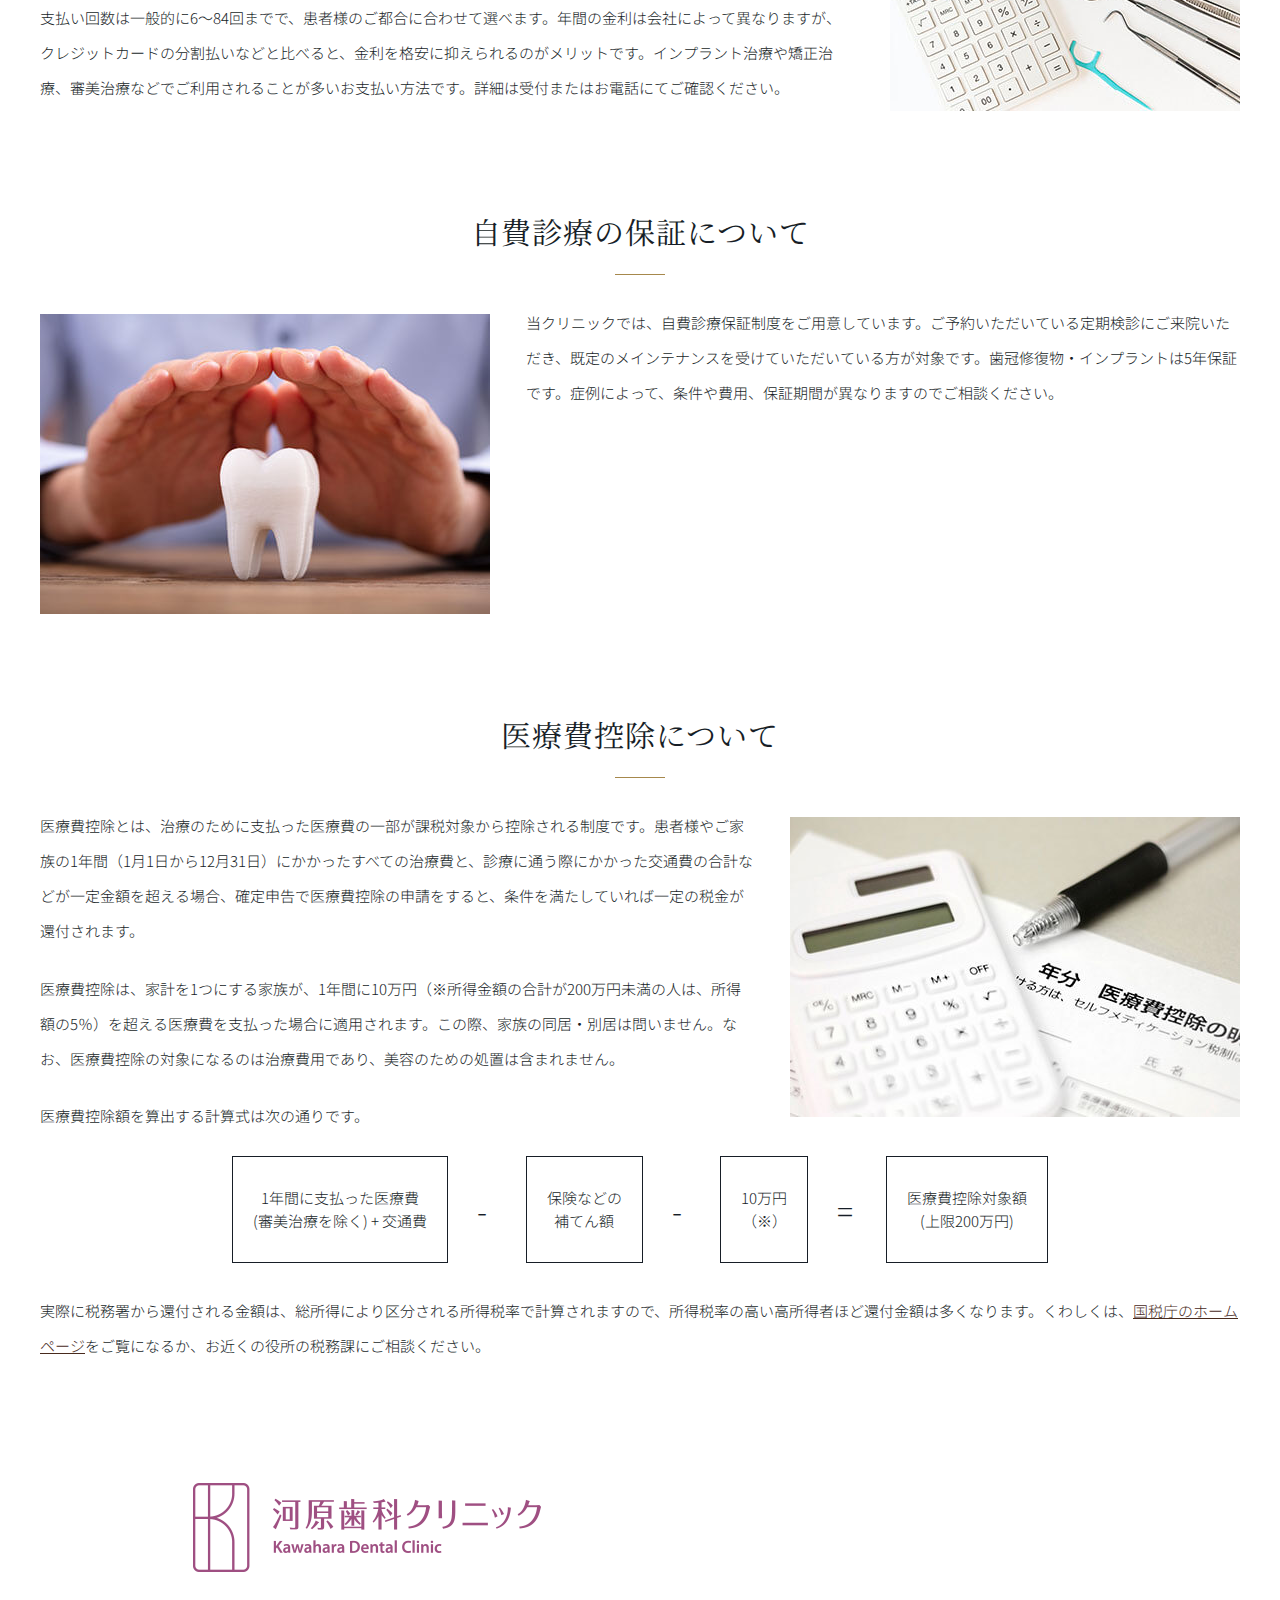
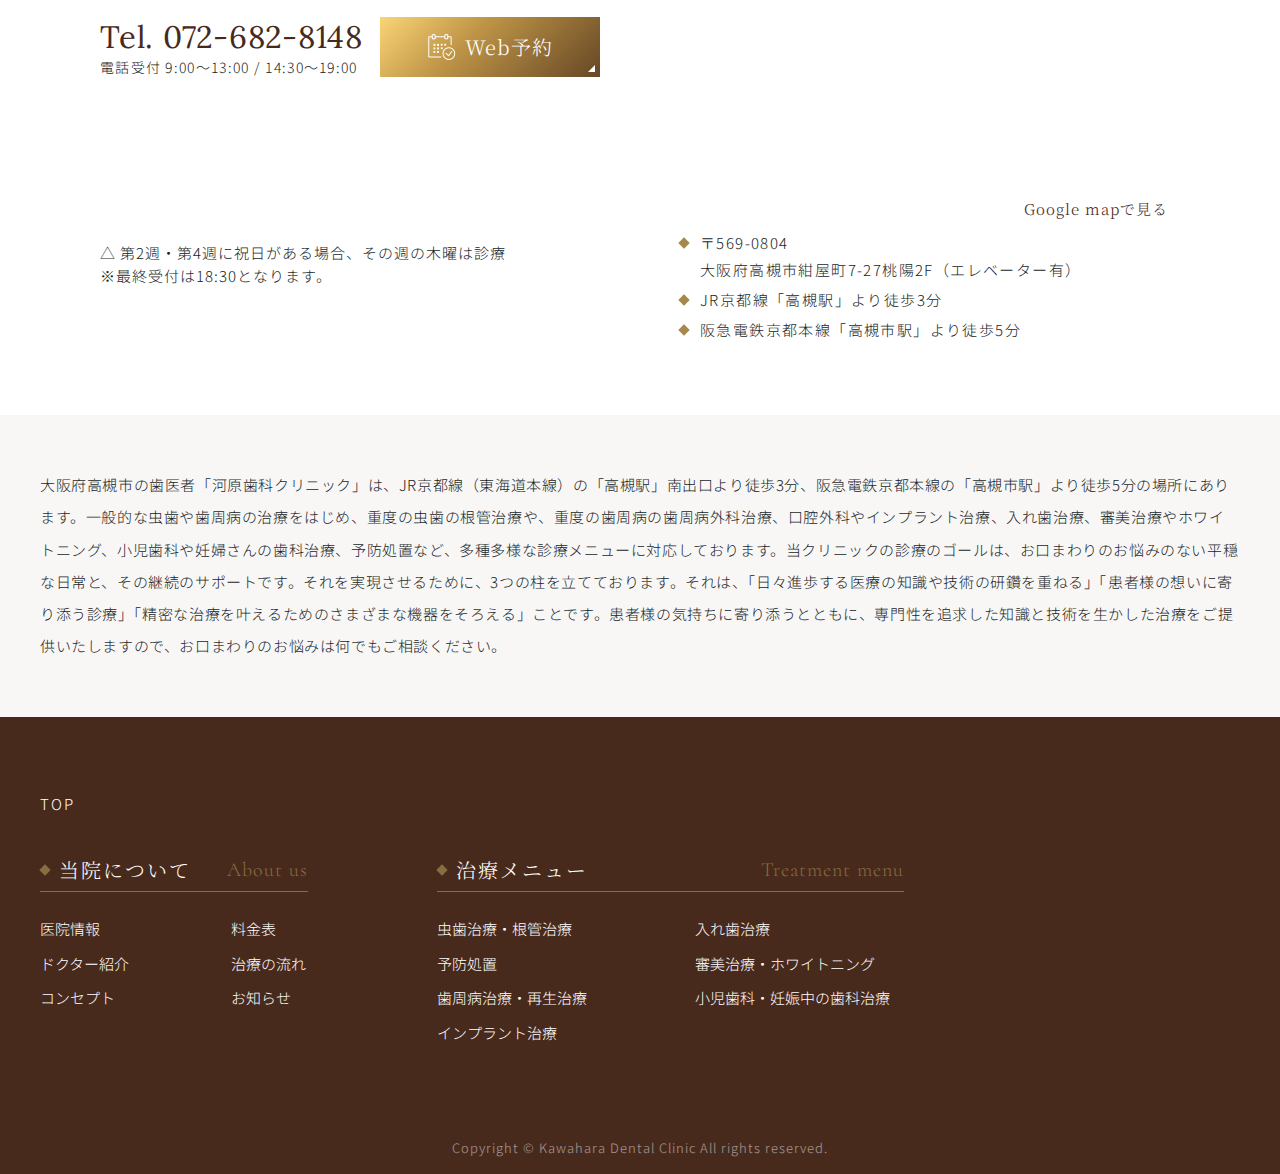
<file: price.html>
<!doctype html>
<html lang="ja">

<head>
    <meta charset="utf-8">
    <meta name="viewport" content="width=device-width, initial-scale=-100%, user-scalable=yes" />
    <meta name="format-detection" content="telephone=no">
    <title>治療費について｜高槻駅徒歩3分の歯医者｜河原歯科クリニック</title>
    <meta name="keywords" content="治療費,自費診療,料金表,保証,医療費控除">
    <meta name="description" content="高槻市の歯医者「河原歯科クリニック」の、自費診療での治療費や保証のページです。患者様のご要望の実現と、長い目で見た包括的な治療のため、各種自費診療をご提供します。料金表とともにお支払い方法、自費診療の保証制度、医療費控除もご説明します。">
    <link rel="shortcut icon"  href="images/favicon.ico"/>
    <link rel="stylesheet" href="css/under.css">
    <link rel="stylesheet" href="css/under_responsive.css">
    <link rel="stylesheet" href="css/styles.css">
    <link rel="stylesheet" href="css/responsive.css">
    <!-- Global site tag (gtag.js) - Google Analytics -->
    <script async src="https://www.googletagmanager.com/gtag/js?id=UA-136025975-55"></script>
    <script>
    window.dataLayer = window.dataLayer || [];
    function gtag(){dataLayer.push(arguments);}
    gtag('js', new Date());

    gtag('config', 'UA-00000000-00');
    </script>
    <script type="application/ld+json">
        {
            "@context": "http://schema.org",
            "@type": "BreadcrumbList",
            "itemListElement": [
                {
                    "@type": "ListItem",
                    "position": 1,
                    "item": {
                        "@id": "https://www.kawahara-dc.net/",
                        "name": "高槻駅徒歩3分の歯医者｜河原歯科クリニック｜各種専門医在籍・精密医療機器導入"
                    }
                },
                {
                    "@type": "ListItem",
                    "position": 2,
                    "item": {
                        "@id": "https://www.kawahara-dc.net/price.html",
                        "name": "治療費について｜高槻駅徒歩3分の歯医者｜河原歯科クリニック"
                    }
                }
            ]
        }
    </script>
</head>

<body class="under">
    <div id="wrapper">
        <header id="header">
			<div class="container-full">
				<div class="header-wrap">
					<h1 class="logo">
						<a href="https://www.kawahara-dc.net/">
                            <img src="./images/logo.png" class="lo-pc" alt="高槻市の歯医者「河原歯科クリニック」の自費診療の治療費や保証のページです。">
							<img src="./images/logo-sp.png" class="lo-sp" alt="高槻市の歯医者「河原歯科クリニック」の自費診療の治療費や保証のページです。">
						</a>
					</h1>
					<ul class="header-btn">
						<li>
							高槻駅 徒歩3 分
						</li>
						<li>
							各専門医在籍
						</li>
						<li>
							精密医療機器導入
						</li>
					</ul>
					<p class="menu_icon">
						<span class="mline"></span>
						<span class="mtext">
							Menu
						</span>
					</p>
				</div>
			</div>
		</header>
		<div class="btn-fix">
			<ul class="bf-list">
				<li>
					<p class="bf-ic">
						<img src="./images/ic-tell.png" width="26" height="33" alt="tell">
					</p>
					<p class="bf-tt pc f-cor">Tel</p>
					<p class="bf-tt2 sp f-lora">072-682-8148</p>
					<a href="tel:0726828148" onclick="gtag('event', 'tel', {'event_category': 'sp'});"
						class="bf-lk"></a>
				</li>
				<li>
					<p class="bf-ic">
						<img src="./images/ic-lich.png" width="39" height="38" alt="Web予約">
					</p>
					<p class="bf-tt f-serif">Web予約</p>
					<a href="https://ssl.haisha-yoyaku.jp/m5593528/login/serviceAppoint/index?SITE_CODE=hp"
						target="_blank" rel="noopener" class="bf-lk"></a>
				</li>
			</ul>
		</div>
		<div id="gnavi">
			<div class="gnavi-wrapper">
				<a class="gnavi-top" rel="noopener" href="https://www.kawahara-dc.net/" target="_blank">
					Top
				</a>
				<div class="gnavi-menu">
					<div class="gnavi-item">
						<p class="gnavi-head">
							<span class="f-serif">
								当院について
							</span>
							<span class="f-cor">
								About us
							</span>
						</p>
						<ul class="gnavi-list">
							<li><a href="clinic.html">医院情報</a></li>
							<li><a href="staff.html">ドクター紹介</a></li>
							<li><a href="relief.html">コンセプト</a></li>
							<li><a href="price.html">料金表</a></li>
							<li><a href="flow.html">治療の流れ</a></li>
							<li><a href="blog/">お知らせ</a></li>
						</ul>
					</div>
					<div class="gnavi-item">
						<p class="gnavi-head">
							<span class="f-serif">
								治療メニュー
							</span>
							<span class="f-cor">
								Treatment menu
							</span>
						</p>
						<ul class="gnavi-list">
							<li><a href="general.html">虫歯治療・根管治療</a></li>
							<li><a href="prev.html">予防処置</a></li>
							<li><a href="perio.html">歯周病治療・再生治療</a></li>
							<li><a href="implant.html">インプラント治療</a></li>
							<li><a href="false.html">入れ歯治療</a></li>
							<li><a href="esthe.html">審美治療・ホワイトニング</a></li>
							<li><a href="child.html">小児歯科・妊娠中の歯科治療</a></li>
						</ul>
					</div>
				</div>

				<div class="gnavi-info">
					<div class="gnavi-tkb">
						<p class="tkb-ig">
							<img src="./images/tkb-menu.jpg" width="500" height="130" alt="診療時間">
						</p>
						<p class="tkb-nte">
							<span>△ 第2週・第4週に祝日がある場合､その週の木曜は診療</span>
							<span>※最終受付は18:30となります。</span>
						</p>
					</div>

					<div class="gnavi-itm">
						<div class="gnavi-call">
							<a href="tel:0726828148" class="call-g f-lora">
								Tel. 072-682-8148
							</a>
							<span class="gnavi-time">
								電話受付 9:00～13:00 / 14:30～19:00
							</span>
						</div>

						<a href="https://ssl.haisha-yoyaku.jp/m5593528/login/serviceAppoint/index?SITE_CODE=hp"
							rel="noopener" class="gnavi-web f-serif" target="_blank">
							<img src="./images/ic-time.png" width="28" alt="Web予約">
							Web予約
						</a>
					</div>
				</div>
			</div>
		</div>
        <main id="main">
            <div id="mainvisual">
                <div class="container">
                    <h2 class="under_mv_ttl"><span class="wrap">治療費について</span></h2>
                </div>
            </div>
            <div id="content">
                <ul class="topic_path">
                    <li><a href="https://www.kawahara-dc.net/">TOP</a></li>
                    <li>治療費について</li>
                </ul>
                <section>
                    <h3>河原歯科クリニックの自費診療の治療費</h3>
                    <p class="image_r"><img src="images/price_img01.jpg" alt="河原歯科クリニックのドクター紹介"></p>
                    <p class="clearfix">JR京都線高槻駅より徒歩3分、阪急電鉄京都本線高槻市駅より徒歩5分の場所にある、「河原歯科クリニック」の自費診療の治療費の料金表です。当クリニックは2008年の開院以来、大阪府高槻市の皆様のお口の健康をサポートしております。実際の費用は、お口の状態や治療方法のご提案の際にご提示します。こちらではおもな治療費用の目安をご案内しています。</p>
                </section>
                <section>
                    <h3>料金表</h3>
                    <h4><span class="wrap">インプラント関連</span></h4>
                    <table class="under_tbl tbl_block fixed under_tbl_2td tbl-center">
                        <tr>
                            <th class="w40">CTシュミレーション</th>
                            <td class="w40">検査・撮影料料込み</td>
                            <td class="w20">&yen;33,000</td>
                        </tr>
                        <tr>
                            <th>ガイド作製料料</th>
                            <td>検査・撮影料料込み</td>
                            <td>&yen;55,000</td>
                        </tr>
                        <tr>
                            <th>インプラント１次　　手術料</th>
                            <td>一部位(１回法)</td>
                            <td>&yen;110,000</td>
                        </tr>
                        <tr>
                            <th>インプラント１次　　手術料</th>
                            <td>一部位(２回法)</td>
                            <td>&yen;88,000</td>
                        </tr>
                        <tr>
                            <th>インプラント体</th>
                            <td>一本</td>
                            <td>&yen;132,000</td>
                        </tr>
                        <tr>
                            <th>インプラント2次　　手術料</th>
                            <td>一本</td>
                            <td>&yen;55,000</td>
                        </tr>
                        <tr>
                            <th>インプラントプロビジョナル</th>
                            <td>一本</td>
                            <td>&yen;11,000</td>
                        </tr>
                        <tr>
                            <th>インプラント上部構造<br>（ポンティック含む）</th>
                            <td>&nbsp;</td>
                            <td>&yen;176,000～</td>
                        </tr>
                        <tr>
                            <th>GBR（大、チタンメッシュ使用）</th>
                            <td>&nbsp;</td>
                            <td>&yen;165,000</td>
                        </tr>
                        <tr>
                            <th>GBR（4歯分以上、一部位）</th>
                            <td>&nbsp;</td>
                            <td>&yen;110,000</td>
                        </tr>
                        <tr>
                            <th>GBR（3歯分まで、一部位）</th>
                            <td>&nbsp;</td>
                            <td>&yen;88,000</td>
                        </tr>
                        <tr>
                            <th>GBR（1歯分）</th>
                            <td>&nbsp;</td>
                            <td>&yen;55,000</td>
                        </tr>
                        <tr>
                            <th>FGG</th>
                            <td>&nbsp;</td>
                            <td>&yen;33,000</td>
                        </tr>

                        <tr>
                            <th>CTG</th>
                            <td>&nbsp;</td>
                            <td>&yen;44,000</td>
                        </tr>
                        <tr>
                            <th>オステオトーム</th>
                            <td>&nbsp;</td>
                            <td>&yen;82,500</td>
                        </tr>
                        <tr>
                            <th>サイナスリフト</th>
                            <td>&nbsp;</td>
                            <td>&yen;275,000</td>
                        </tr>
                        <tr>
                            <th>磁性アタッチメント、ロケーター</th>
                            <td>&nbsp;</td>
                            <td>&yen;77,000</td>
                        </tr>
                    </table>
                </section>
                <section>
                    <h4><span class="wrap">歯周治療関連</span></h4>
                    <table class="under_tbl tbl_block fixed under_tbl_2td tbl-center">
                        <tr>
                            <th class="w40">1、再生療法（4歯分以上）<br>EMD使用</th>
                            <td class="w40">（手術料料別途）</td>
                            <td class="w20">&yen;110,000</td>
                        </tr>
                        <tr>
                            <th>2、再生療法（3歯分まで）<br>EMD使用</th>
                            <td>（手術料料別途）</td>
                            <td>&yen;77,000</td>
                        </tr>
                        <tr>
                            <th>3、再生療法（1歯）EMD使用</th>
                            <td>（手術料料別途）</td>
                            <td>&yen;44,000</td>
                        </tr>
                        <tr>
                            <th>4、自費歯周外科</th>
                            <td>一歯</td>
                            <td>&yen;38,500</td>
                        </tr>
                    </table>
                </section>

                <section>
                    <h4><span class="wrap">自費義歯関連</span></h4>
                    <table class="under_tbl tbl_block fixed tbl-center">
                        <tr>
                            <th class="w60">金属床：チタン</th>
                            <td class="w40">&yen;418,000～</td>
                        </tr>
                        <tr>
                            <th>金属床：コバルト</th>
                            <td>&yen;315,000～</td>
                        </tr>
                        <tr>
                            <th>ノンクラスプ義歯</th>
                            <td>&yen;115,500～</td>
                        </tr>
                    </table>
                </section>
                <section>
                    <h4><span class="wrap">自費歯冠修復関連</span></h4>
                    <table class="under_tbl tbl_block fixed under_tbl_2td tbl-center">
                        <tr>
                            <th class="w40">Metal Bond(コア込)</th>
                            <td class="w40">&nbsp;</td>
                            <td class="w20">&yen;110,000</td>
                        </tr>
                        <tr>
                            <th>e-maxクラウン</th>
                            <td>臼歯</td>
                            <td>&yen;93,500</td>
                        </tr>
                        <tr>
                            <th>e-maxクラウン</th>
                            <td>前歯</td>
                            <td>&yen;110,000</td>
                        </tr>
                        <tr>
                            <th>オールジルコニアクラウン</th>
                            <td>&nbsp;</td>
                            <td>&yen;110,000</td>
                        </tr>
                        <tr>
                            <th>ジルコニアオールセラミッククラウン</th>
                            <td>&nbsp;</td>
                            <td>&yen;132,000</td>
                        </tr>
                        <tr>
                            <th>ジルコニアオールセラミッククラウン</th>
                            <td>プレミアム</td>
                            <td>&yen;176,000</td>
                        </tr>
                        <tr>
                            <th>Laminated Veneer</th>
                            <td>&nbsp;</td>
                            <td>&yen;110,000</td>
                        </tr>
                        <tr>
                            <th>Gold FCK</th>
                            <td>大臼歯</td>
                            <td>&yen;110,000</td>
                        </tr>
                        <tr>
                            <th>Gold Fck</th>
                            <td>小臼歯</td>
                            <td>&yen;99,000</td>
                        </tr>
                        <tr>
                            <th>Pala Fck</th>
                            <td>&nbsp;</td>
                            <td>&yen;38,500</td>
                        </tr>
                        <tr>
                            <th>Fiber Core<br>(自費歯冠修復を伴わない場合)</th>
                            <td>&nbsp;</td>
                            <td>&yen;11,000</td>
                        </tr>
                        <tr>
                            <th>Gold Core</th>
                            <td>&nbsp;</td>
                            <td>&yen;27,500</td>
                        </tr>
                        <tr>
                            <th>pala Core</th>
                            <td>&nbsp;</td>
                            <td>&yen;5,500</td>
                        </tr>
                    </table>
                </section>
                <section>
                    <h4><span class="wrap">自費の詰め物</span></h4>
                    <table class="under_tbl tbl_block fixed under_tbl_2td tbl-center">
                        <tr>
                            <th class="w40">Ceramic Inlay（e-max）</th>
                            <td class="w40">&nbsp;</td>
                            <td class="w20">&yen;66,000</td>
                        </tr>
                        <tr>
                            <th>Gold In</th>
                            <td>(大臼歯MOD）</td>
                            <td>&yen;71,500</td>
                        </tr>
                        <tr>
                            <th>Gold In</th>
                            <td>(大臼歯MO, OD,小臼歯MOD）</td>
                            <td>&yen;66,000</td>
                        </tr>
                        <tr>
                            <th>Gold In</th>
                            <td>(小臼歯MO,OD）</td>
                            <td>&yen;60,500</td>
                        </tr>
                        <tr>
                            <th>自費レジン充填（前歯部）</th>
                            <td>&nbsp;</td>
                            <td>&yen;33,000～&yen;66,000</td>
                        </tr>
                        <tr>
                            <th>自費レジン充填（臼歯部、単純）</th>
                            <td>&nbsp;</td>
                            <td>&yen;22,000</td>
                        </tr>
                        <tr>
                            <th>自費レジン充填（臼歯部、複雑）</th>
                            <td>&nbsp;</td>
                            <td>&yen;33,000</td>
                        </tr>
                    </table>
                </section>
                <section>
                    <h4><span class="wrap">小児矯正</span></h4>
                    <table class="under_tbl tbl_block fixed tbl-center">
                        <tr>
                            <th class="w60">MTM（小）</th>
                            <td class="w40">&yen;38,500</td>
                        </tr>
                        <tr>
                            <th>MTM（大）</th>
                            <td>&yen;66,000</td>
                        </tr>
                        <tr>
                            <th>インプラントアンカーのみ</th>
                            <td>&yen;27,500</td>
                        </tr>
                        <tr>
                            <th>インプラントアンカー使用MTM</th>
                            <td>&yen;55,000～</td>
                        </tr>
                    </table>
                </section>
                <section>
                    <h4><span class="wrap">その他</span></h4>
                    <table class="under_tbl tbl_block fixed tbl-center">
                        <tr>
                            <th class="w60">便宜抜歯</th>
                            <td class="w40">&yen;7,700</td>
                        </tr>
                        <tr>
                            <th>フッ素</th>
                            <td>&yen;1,650</td>
                        </tr>
                        <tr>
                            <th>ホワイトニング（上下顎）</th>
                            <td>&yen;38,500</td>
                        </tr>
                        <tr>
                            <th>ホワイトニング（片顎）</th>
                            <td>&yen;22,000</td>
                        </tr>
                        <tr>
                            <th>ホワイトニングジェル（1本分）</th>
                            <td>&yen;2,200</td>
                        </tr>
                        <tr>
                            <th>リリーフジェル（2本分）</th>
                            <td>&yen;1,650</td>
                        </tr>
                        <tr>
                            <th>歯牙漂白（1歯）</th>
                            <td>&yen;22,000</td>
                        </tr>
                        <tr>
                            <th>テルプラグ</th>
                            <td>&yen;1,650</td>
                        </tr>
                        <tr>
                            <th>クリーニング</th>
                            <td>&yen;5,500</td>
                        </tr>
                        <tr>
                            <th>gum pealing</th>
                            <td>&yen;33,000</td>
                        </tr>
                    </table>
                    <div class="under-note-nw">
                        <ul>
                            <li>
                                ※価格は税込です
                            </li>
                            <li>
                                ※例えばインプラント1歯につきセラミックの被せ物込みで目安は45万円とお考え下さい。なお付随する処置（骨造成、歯肉移植）は別途費用がかかります
                            </li>
                        </ul>
                    </div>
                </section>
                <section>
                    <h3>お支払い方法</h3>
                    <p class="t-center">お支払いは現金のほか、クレジットカードやデンタルローンにて承ります。くわしくは、カウンセリングや治療計画のご提案の際にご相談ください。</p>
                </section>
                <section>
                    <h4><span class="wrap">クレジットカードでのお支払い</span></h4>
                    <p class="image_l"><img src="images/price_img02.jpg" alt="クレジットカードでのお支払い"></p>
                    <p class="clearfix">当クリニックでは、自費診療のお支払いに関しては、クレジットカードをご利用いただけます。おもなクレジットカードのブランドに対応していますので、カードご利用の詳細は、受付またはお電話にてご確認ください。</p>
                </section>

                <section>
                    <h4><span class="wrap">デンタルローンでのお支払い</span></h4>
                    <p class="image_r"><img src="images/price_img03.jpg" alt="デンタルローンでのお支払い"></p>
                    <p>当クリニックでは、自費診療のお支払いに関しては、デンタルローンもご利用いただけます。デンタルローンとは、「歯科治療費」限定のローンです。デンタルローンの提供会社が、歯科医院でかかる治療費を患者様の代わりに立て替えますので、患者様は治療費に手数料を加えた額を分割して支払います。</p>
                    <p class="clearfix">支払い回数は一般的に6～84回までで、患者様のご都合に合わせて選べます。年間の金利は会社によって異なりますが、クレジットカードの分割払いなどと比べると、金利を格安に抑えられるのがメリットです。インプラント治療や矯正治療、審美治療などでご利用されることが多いお支払い方法です。詳細は受付またはお電話にてご確認ください。</p>
                </section>

                <section>
                    <h3>自費診療の保証について</h3>
                    <p class="image_l"><img src="images/price_img04.jpg" alt="自費診療の保証について"></p>
                    <p class="clearfix">当クリニックでは、自費診療保証制度をご用意しています。ご予約いただいている定期検診にご来院いただき、既定のメインテナンスを受けていただいている方が対象です。歯冠修復物・インプラントは5年保証です。症例によって、条件や費用、保証期間が異なりますのでご相談ください。</p>
                </section>
                <section>
                    <h3>医療費控除について</h3>
                    <p class="image_r"><img src="images/price_img05.jpg" alt="医療費控除について"></p>
                    <p>医療費控除とは、治療のために支払った医療費の一部が課税対象から控除される制度です。患者様やご家族の1年間（1月1日から12月31日）にかかったすべての治療費と、診療に通う際にかかった交通費の合計などが一定金額を超える場合、確定申告で医療費控除の申請をすると、条件を満たしていれば一定の税金が還付されます。</p>
                    <p>医療費控除は、家計を1つにする家族が、1年間に10万円（※所得金額の合計が200万円未満の人は、所得額の5％）を超える医療費を支払った場合に適用されます。この際、家族の同居・別居は問いません。なお、医療費控除の対象になるのは治療費用であり、美容のための処置は含まれません。</p>
                    <p>医療費控除額を算出する計算式は次の通りです。</p>

                    <ul class="price_flow">
                        <li>1年間に支払った医療費<br> (審美治療を除く) + 交通費</li>
                        <li>保険などの<br>補てん額</li>
                        <li>10万円<br>（※）</li>
                        <li>医療費控除対象額<br>(上限200万円)</li>
                    </ul>
                    <p>実際に税務署から還付される金額は、総所得により区分される所得税率で計算されますので、所得税率の高い高所得者ほど還付金額は多くなります。くわしくは、<a target="_blank" href="#" rel="noopener">国税庁のホームページ</a>をご覧になるか、お近くの役所の税務課にご相談ください。</p>
                </section>
            </div>
        </main>
        <footer id="footer">
			<div class="footer-top">
				<div class="container">
					<div class="ft-wrapper">
						<div class="ft-cols">
							<div class="ft-item">
								<a href="https://www.kawahara-dc.net/" class="ft-logo">
									<img src="./images/logo-ft.png" alt="河原歯科クリニック高槻市">
								</a>
								<div class="d-flex">
									<div class="ft-call">
										<a href="tel:0726828148"
											onclick="gtag('event', 'tel', {'event_category': 'sp'});"
											class="call-f f-lora">
											Tel. 072-682-8148
										</a>
										<span class="ft-time">
											電話受付 9:00～13:00 / 14:30～19:00
										</span>
									</div>

									<a href="https://ssl.haisha-yoyaku.jp/m5593528/login/serviceAppoint/index?SITE_CODE=hp"
										class="ft-web f-serif" rel="noopener" target="_blank">
										<img src="./images/ic-time.png" loading="lazy" width="28" height="26" alt="Web予約">
										Web予約
									</a>
								</div>

								<div class="ft-tkb">
									<p class="tkb-img">
										<img src="./images/tbl.jpg" loading="lazy" width="500" height="130" alt="診療時間">
									</p>
									<p class="tkb-note">
										<span>△ 第2週・第4週に祝日がある場合、その週の木曜は診療</span>
										<span>※最終受付は18:30となります。</span>
									</p>
								</div>
							</div>
							<div class="ft-item">
								<div class="ft-map">
									<iframe
										src="https://www.google.com/maps/embed?pb=!1m14!1m8!1m3!1d1637.1279467674424!2d135.618174!3d34.849797!3m2!1i1024!2i768!4f13.1!3m3!1m2!1s0x0%3A0xd291f890f3e6bab!2z5rKz5Y6f5q2v56eR44Kv44Oq44OL44OD44Kv!5e0!3m2!1sja!2sjp!4v1650951170935!5m2!1sja!2sjp"
										width="500" height="300" style="border:0;" allowfullscreen="" loading="lazy"
										referrerpolicy="no-referrer-when-downgrade"></iframe>
									<a href="https://goo.gl/maps/6Uq67QjsGnWV8rUMA" class="map-link f-serif"
										target="_blank" rel="noopener">
										Google mapで見る
										<img src="./images/ar-right.png" loading="lazy" width="6" height="11" alt="arrow right">
									</a>
								</div>

								<ul class="ft-list">
									<li>
										〒569-0804 <br>
										大阪府高槻市紺屋町7-27桃陽2F（エレベーター有）
									</li>
									<li>
										JR京都線「高槻駅」より徒歩3分
									</li>
									<li>
										阪急電鉄京都本線「高槻市駅」より徒歩5分
									</li>
								</ul>
							</div>
						</div>
					</div>
				</div>
			</div>
			<div class="footer-mid">
				<div class="container">
					<div class="fm-wrapper">
						<p class="fm-desc">
							大阪府高槻市の歯医者「河原歯科クリニック」は、JR京都線（東海道本線）の「高槻駅」南出口より徒歩3分、阪急電鉄京都本線の「高槻市駅」より徒歩5分の場所にあります。一般的な虫歯や歯周病の治療をはじめ、重度の虫歯の根管治療や、重度の歯周病の歯周病外科治療、口腔外科やインプラント治療、入れ歯治療、審美治療やホワイトニング、小児歯科や妊婦さんの歯科治療、予防処置など、多種多様な診療メニューに対応しております。当クリニックの診療のゴールは、お口まわりのお悩みのない平穏な日常と、その継続のサポートです。それを実現させるために、3つの柱を立てております。それは、「日々進歩する医療の知識や技術の研鑽を重ねる」「患者様の想いに寄り添う診療」「精密な治療を叶えるためのさまざまな機器をそろえる」ことです。患者様の気持ちに寄り添うとともに、専門性を追求した知識と技術を生かした治療をご提供いたしますので、お口まわりのお悩みは何でもご相談ください。
						</p>
					</div>
				</div>
			</div>

			<div class="footer-bottom">
				<div class="container">
					<div class="fb-wrapper">
						<a class="fb-top" loading="lazy" href="https://www.kawahara-dc.net/">
							top
						</a>
						<div class="d-flex">
							<div class="fb-item">
								<p class="fb-head">
									<span class="f-serif">
										当院について
									</span>
									<span class="f-cor">
										About us
									</span>
								</p>
								<ul class="fb-list">
									<li>
										<a href="clinic.html" class="fb-link">医院情報</a>
									</li>
									<li>
										<a href="staff.html" class="fb-link">ドクター紹介</a>
									</li>
									<li>
										<a href="relief.html" class="fb-link">コンセプト</a>
									</li>
									<li>
										<a href="price.html" class="fb-link">料金表</a>
									</li>
									<li>
										<a href="flow.html" class="fb-link">治療の流れ</a>
									</li>
									<li>
										<a href="blog/" class="fb-link">お知らせ</a>
									</li>
								</ul>
							</div>
							<div class="fb-item">
								<p class="fb-head">
									<span class="f-serif">
										治療メニュー
									</span>
									<span class="f-cor">
										Treatment menu
									</span>
								</p>
								<ul class="fb-list">
									<li>
										<a href="general.html" class="fb-link">虫歯治療・根管治療</a>
									</li>
									<li>
										<a href="prev.html" class="fb-link">予防処置</a>
									</li>
									<li>
										<a href="perio.html" class="fb-link">歯周病治療・再生治療</a>
									</li>
									<li>
										<a href="implant.html" class="fb-link">インプラント治療</a>
									</li>
									<li>
										<a href="false.html" class="fb-link">入れ歯治療</a>
									</li>
									<li>
										<a href="esthe.html" class="fb-link">審美治療・ホワイトニング</a>
									</li>
									<li>
										<a href="child.html" class="fb-link">小児歯科・妊娠中の歯科治療</a>
									</li>
								</ul>
							</div>
							<div class="fb-item">
								<a href="https://ssl.haisha-yoyaku.jp/m5593528/login/serviceAppoint/index?SITE_CODE=hp"
									class="fb-web" target="_blank" rel="noopener">
									<img src="./images/fb-img02.jpg" loading="lazy" width="200" height="70" alt="EPARK">
								</a>
								<a href="https://www.shika-town.com/k00001318" class="fb-web" target="_blank"
									rel="noopener">
									<img src="./images/fb-img01.jpg" loading="lazy" width="200" height="70 alt="SHIKA-TOWN">
								</a>
							</div>
						</div>

						<div class="copyright">
							Copyright &#169; Kawahara Dental Clinic All rights reserved.
						</div>
					</div>
				</div>
			</div>

			<p id="totop">
				<a href="#wrapper">
					<img src="./images/ar-top.png" loading="lazy" width="12" height="6" alt="トップへ戻る">
					Top
				</a>
			</p>


		</footer>
    </div>
    <script src="js/jquery.min.js"></script>
    <script src="js/sweetlink.js"></script>
    <script src="js/track-tel.js"></script>
    <script src="js/common.js"></script>
</body>

</html>
</file>
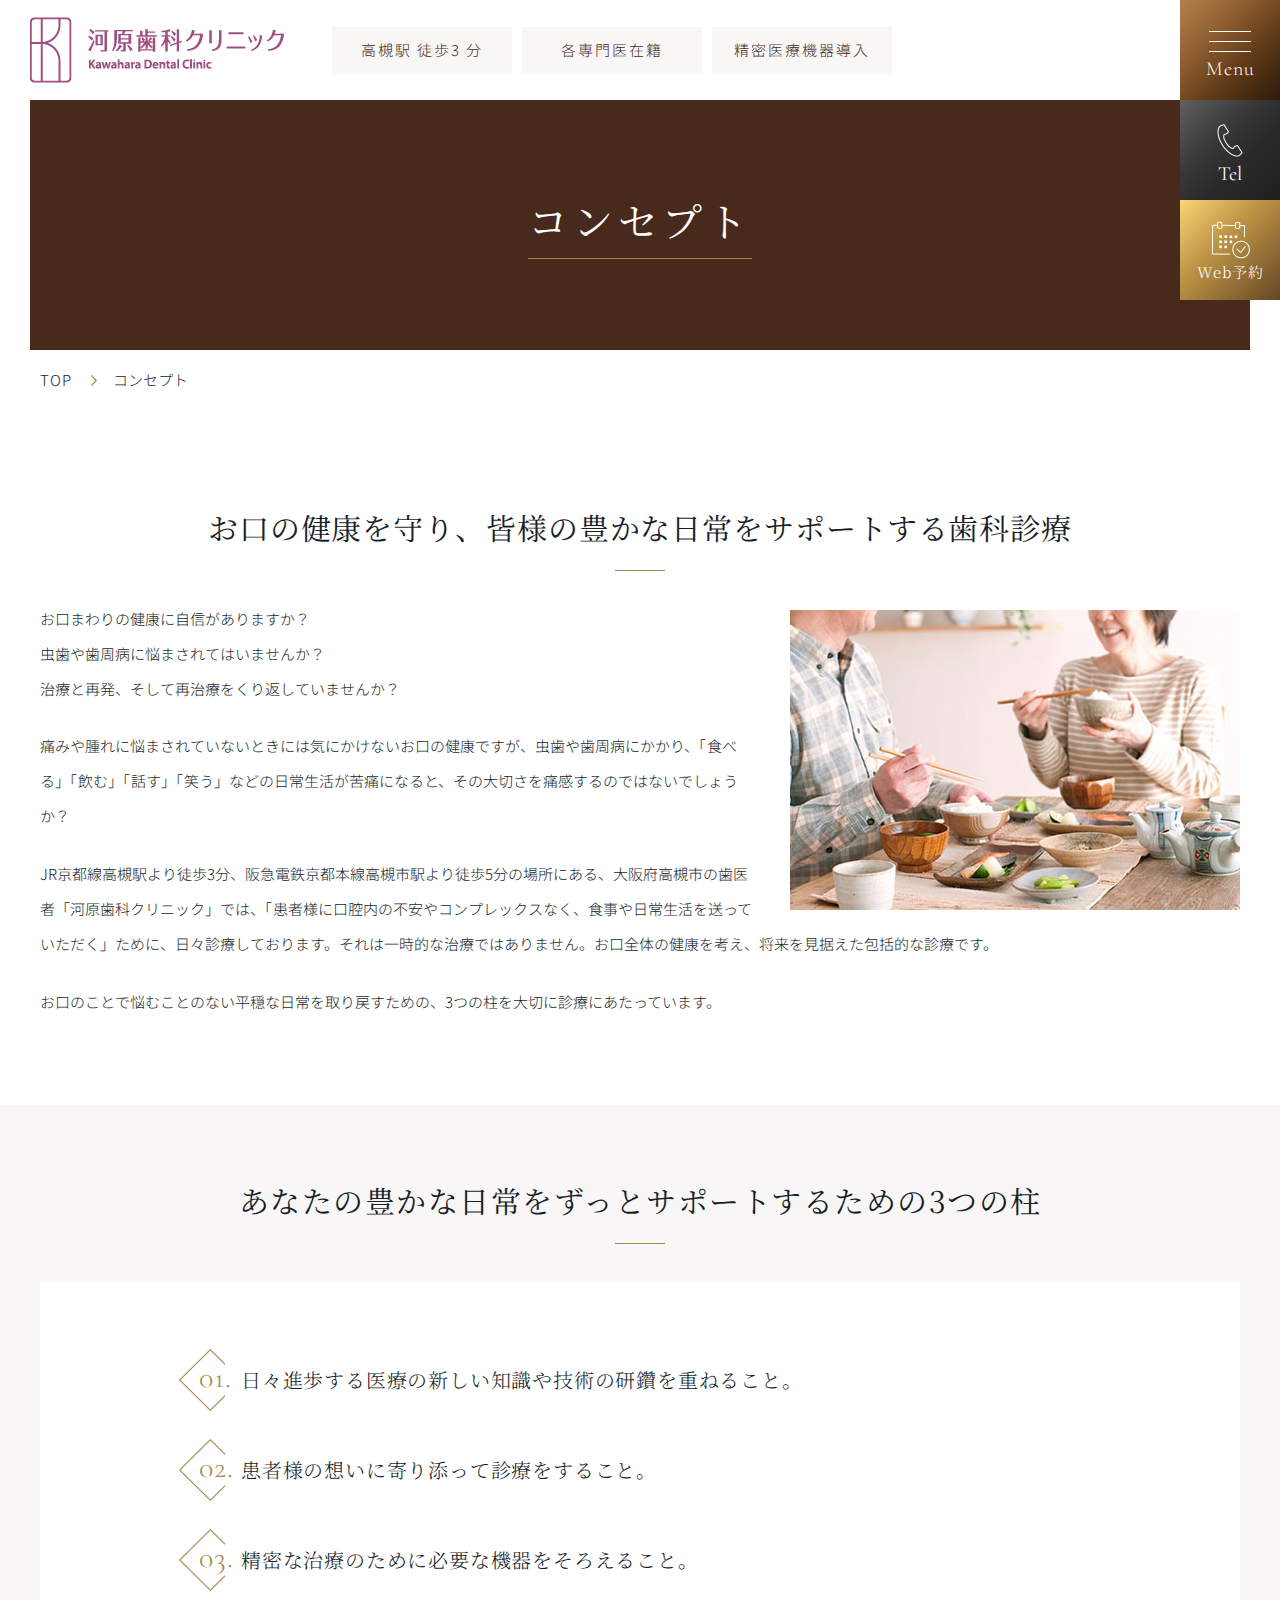
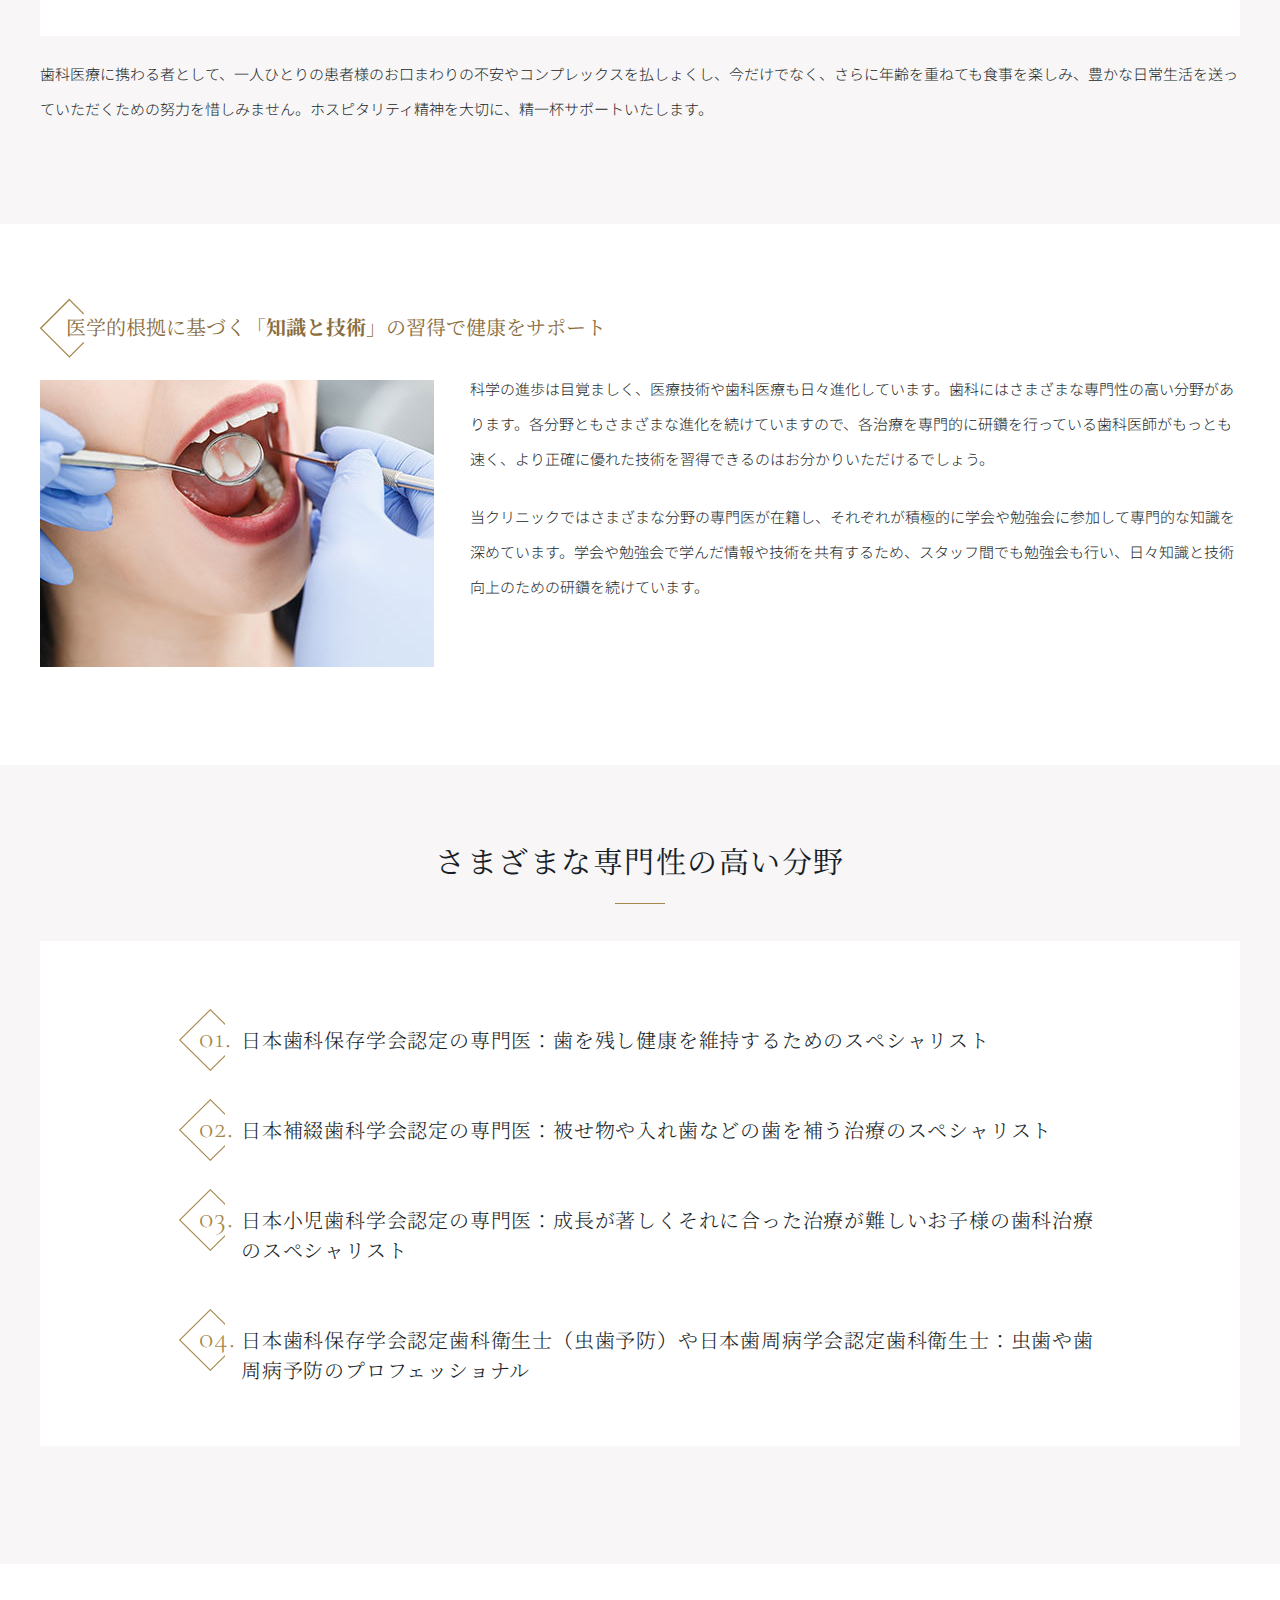
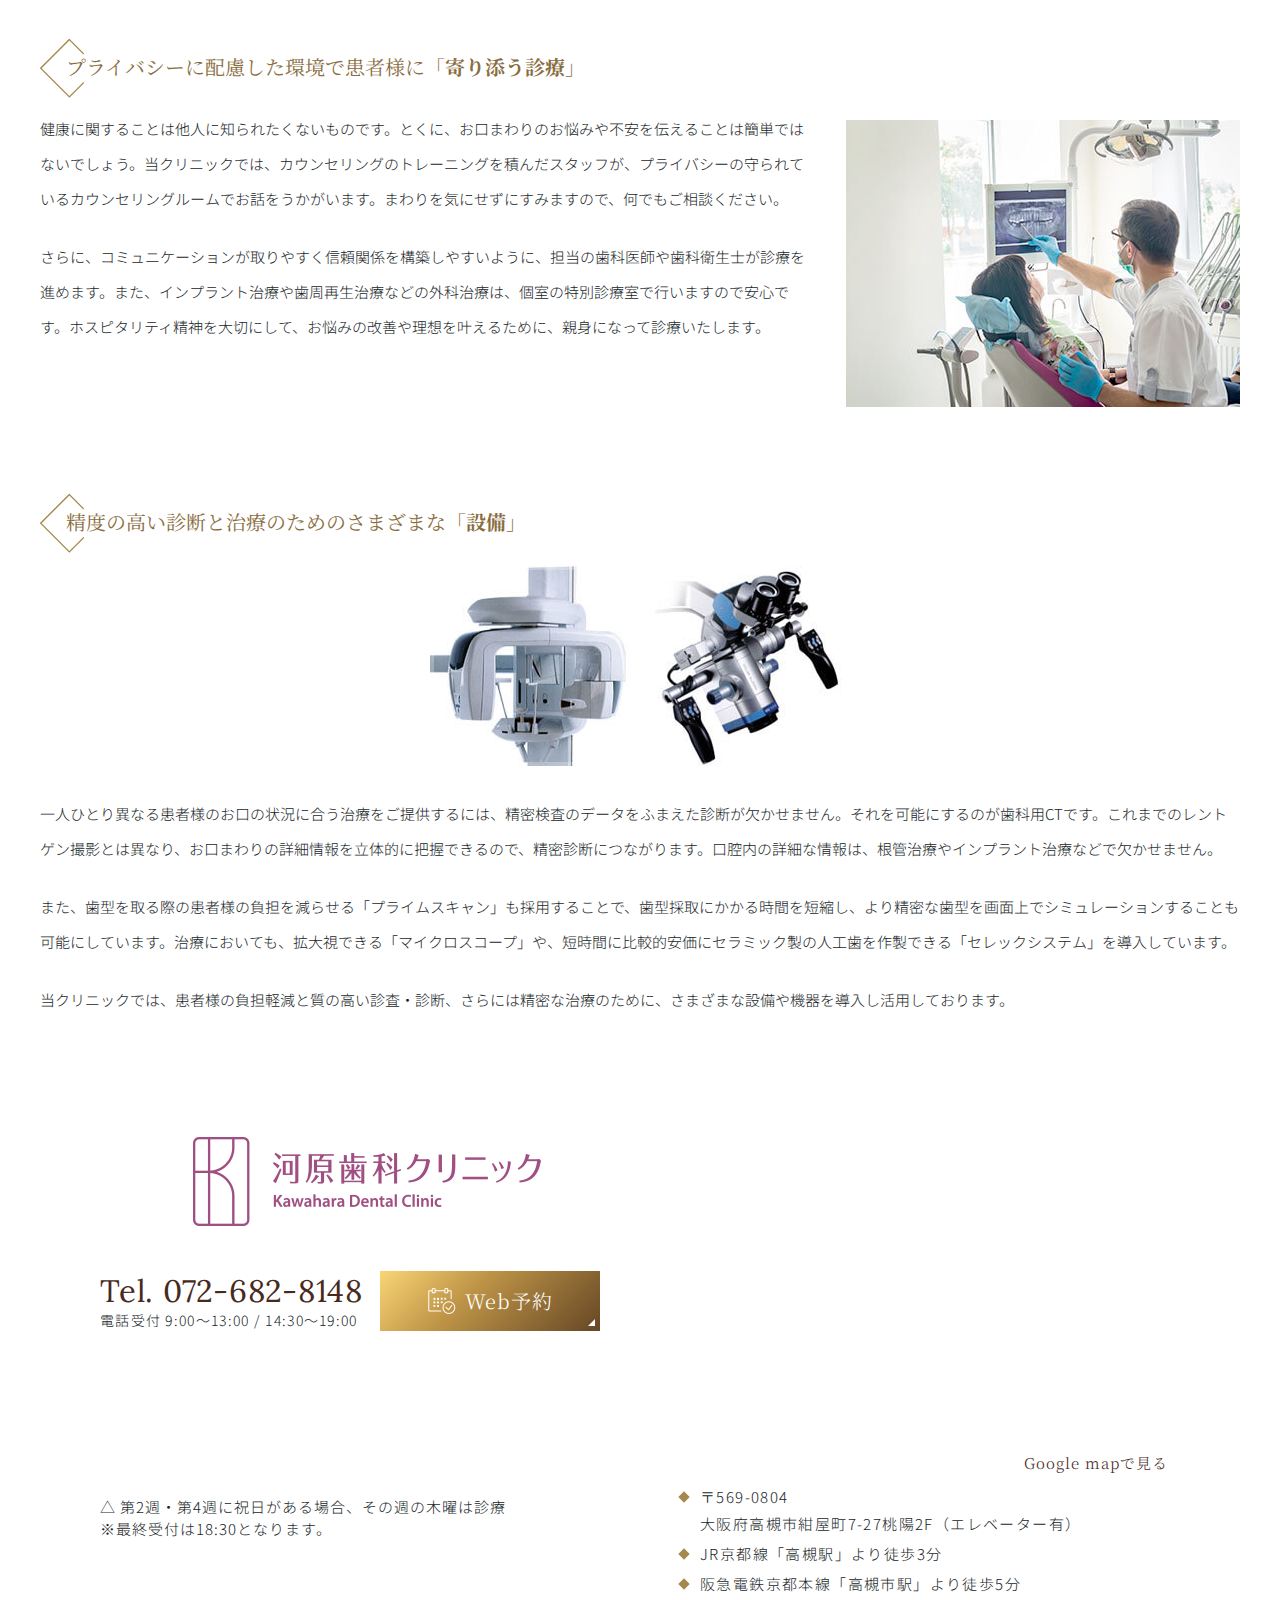
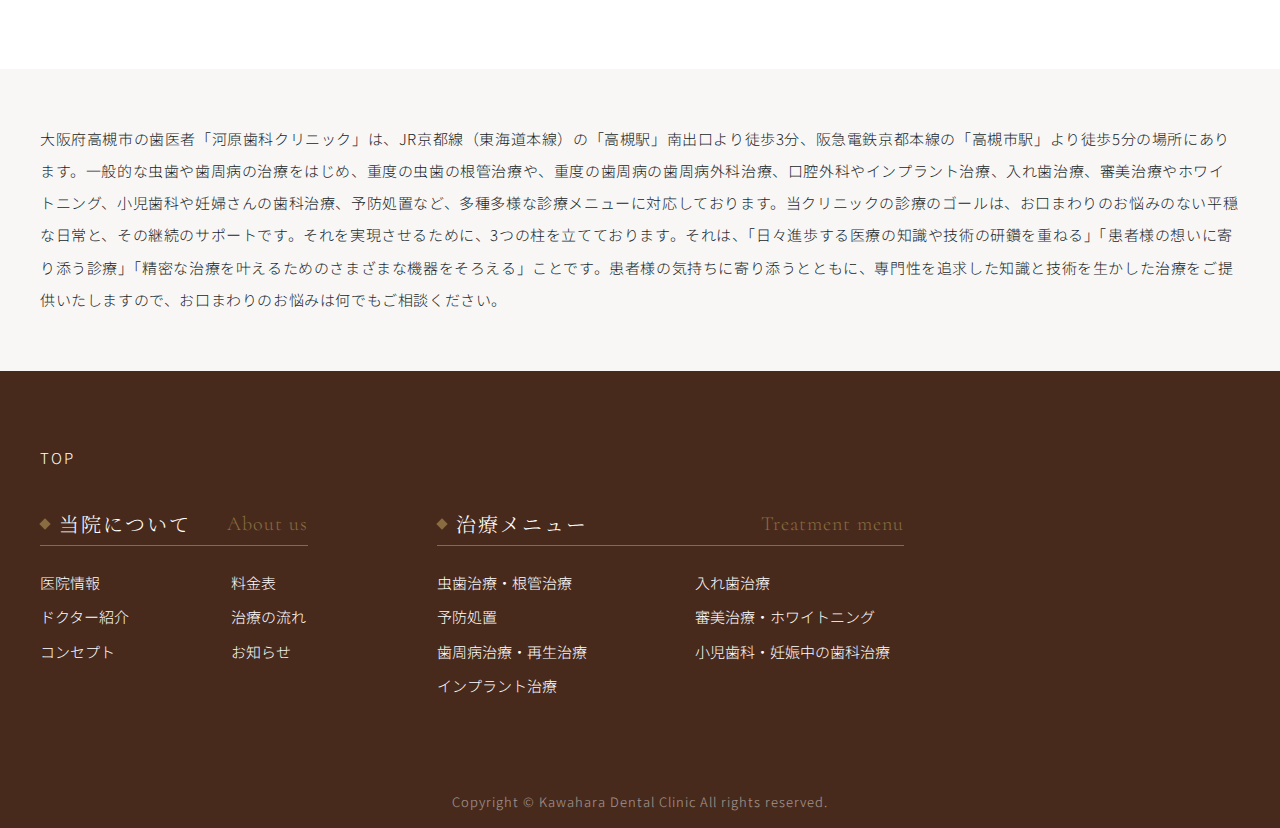
<file: relief.html>
<!doctype html>
<html lang="ja">

<head>
    <meta charset="utf-8">
    <meta name="viewport" content="width=device-width, initial-scale=-100%, user-scalable=yes" />
    <meta name="format-detection" content="telephone=no">
    <title>コンセプト｜高槻駅徒歩3分の歯医者｜河原歯科クリニック</title>
    <meta name="keywords" content="コンセプト,知識,技術,寄り添う,設備">
    <meta name="description" content="高槻市の歯医者「河原歯科クリニック」のコンセプトのページです。「口腔内の不安やコンプレックスを払しょくし、質の高い生活を保っていただく」というゴールのための3つの柱は、知識と技術の研鑽、患者様に寄り添う診療、さまざまな設備の導入です。">
    <link rel="shortcut icon"  href="images/favicon.ico"/>
    <link rel="stylesheet" href="css/under.css">
    <link rel="stylesheet" href="css/under_responsive.css">
    <link rel="stylesheet" href="css/styles.css">
    <link rel="stylesheet" href="css/responsive.css">
    <!-- Global site tag (gtag.js) - Google Analytics -->
    <script async src="https://www.googletagmanager.com/gtag/js?id=UA-136025975-55"></script>
    <script>
    window.dataLayer = window.dataLayer || [];
    function gtag(){dataLayer.push(arguments);}
    gtag('js', new Date());

    gtag('config', 'UA-00000000-00');
    </script>
    <script type="application/ld+json">
        {
            "@context": "http://schema.org",
            "@type": "BreadcrumbList",
            "itemListElement": [
                {
                    "@type": "ListItem",
                    "position": 1,
                    "item": {
                        "@id": "https://www.kawahara-dc.net/",
                        "name": "高槻駅徒歩3分の歯医者｜河原歯科クリニック｜各種専門医在籍・精密医療機器導入"
                    }
                },
                {
                    "@type": "ListItem",
                    "position": 2,
                    "item": {
                        "@id": "https://www.kawahara-dc.net/relief.html",
                        "name": "コンセプト｜高槻駅徒歩3分の歯医者｜河原歯科クリニック"
                    }
                }
            ]
        }
    </script>
</head>

<body class="under">
    <div id="wrapper">
        <header id="header">
			<div class="container-full">
				<div class="header-wrap">
					<h1 class="logo">
						<a href="https://www.kawahara-dc.net/">
							<img src="./images/logo.png" class="lo-pc" alt="高槻市の歯医者「河原歯科クリニック」の診療コンセプトと3つの柱のページです。">
							<img src="./images/logo-sp.png" class="lo-sp" alt="高槻市の歯医者「河原歯科クリニック」の診療コンセプトと3つの柱のページです。">
						</a>
					</h1>
					<ul class="header-btn">
						<li>
							高槻駅 徒歩3 分
						</li>
						<li>
							各専門医在籍
						</li>
						<li>
							精密医療機器導入
						</li>
					</ul>
					<p class="menu_icon">
						<span class="mline"></span>
						<span class="mtext">
							Menu
						</span>
					</p>
				</div>
			</div>
		</header>
		<div class="btn-fix">
			<ul class="bf-list">
				<li>
					<p class="bf-ic">
						<img src="./images/ic-tell.png" width="26" height="33" alt="tell">
					</p>
					<p class="bf-tt pc f-cor">Tel</p>
					<p class="bf-tt2 sp f-lora">072-682-8148</p>
					<a href="tel:0726828148" onclick="gtag('event', 'tel', {'event_category': 'sp'});"
						class="bf-lk"></a>
				</li>
				<li>
					<p class="bf-ic">
						<img src="./images/ic-lich.png" width="39" height="38" alt="Web予約">
					</p>
					<p class="bf-tt f-serif">Web予約</p>
					<a href="https://ssl.haisha-yoyaku.jp/m5593528/login/serviceAppoint/index?SITE_CODE=hp"
						target="_blank" rel="noopener" class="bf-lk"></a>
				</li>
			</ul>
		</div>
		<div id="gnavi">
			<div class="gnavi-wrapper">
				<a class="gnavi-top" rel="noopener" href="https://www.kawahara-dc.net/" target="_blank">
					Top
				</a>
				<div class="gnavi-menu">
					<div class="gnavi-item">
						<p class="gnavi-head">
							<span class="f-serif">
								当院について
							</span>
							<span class="f-cor">
								About us
							</span>
						</p>
						<ul class="gnavi-list">
							<li><a href="clinic.html">医院情報</a></li>
							<li><a href="staff.html">ドクター紹介</a></li>
							<li><a href="relief.html">コンセプト</a></li>
							<li><a href="price.html">料金表</a></li>
							<li><a href="flow.html">治療の流れ</a></li>
							<li><a href="blog/">お知らせ</a></li>
						</ul>
					</div>
					<div class="gnavi-item">
						<p class="gnavi-head">
							<span class="f-serif">
								治療メニュー
							</span>
							<span class="f-cor">
								Treatment menu
							</span>
						</p>
						<ul class="gnavi-list">
							<li><a href="general.html">虫歯治療・根管治療</a></li>
							<li><a href="prev.html">予防処置</a></li>
							<li><a href="perio.html">歯周病治療・再生治療</a></li>
							<li><a href="implant.html">インプラント治療</a></li>
							<li><a href="false.html">入れ歯治療</a></li>
							<li><a href="esthe.html">審美治療・ホワイトニング</a></li>
							<li><a href="child.html">小児歯科・妊娠中の歯科治療</a></li>
						</ul>
					</div>
				</div>

				<div class="gnavi-info">
					<div class="gnavi-tkb">
						<p class="tkb-ig">
							<img src="./images/tkb-menu.jpg" width="500" height="130" alt="診療時間">
						</p>
						<p class="tkb-nte">
							<span>△ 第2週・第4週に祝日がある場合､その週の木曜は診療</span>
							<span>※最終受付は18:30となります。</span>
						</p>
					</div>

					<div class="gnavi-itm">
						<div class="gnavi-call">
							<a href="tel:0726828148" class="call-g f-lora">
								Tel. 072-682-8148
							</a>
							<span class="gnavi-time">
								電話受付 9:00～13:00 / 14:30～19:00
							</span>
						</div>

						<a href="https://ssl.haisha-yoyaku.jp/m5593528/login/serviceAppoint/index?SITE_CODE=hp"
							rel="noopener" class="gnavi-web f-serif" target="_blank">
							<img src="./images/ic-time.png" width="28" alt="Web予約">
							Web予約
						</a>
					</div>
				</div>
			</div>
		</div>
        <main id="main">
            <div id="mainvisual">
                <div class="container">
                    <h2 class="under_mv_ttl"><span class="wrap">コンセプト</span></h2>
                </div>
            </div>
            <div id="content">
                <ul class="topic_path">
                    <li><a href="https://www.kawahara-dc.net/">TOP</a></li>
                    <li>コンセプト</li>
                </ul>
                <section>
                    <h3>お口の健康を守り、<br class="sp425">皆様の豊かな日常をサポートする歯科診療</h3>
                    <p class="image_r"><img src="images/relief_img01.jpg" alt="河原歯科クリニックのドクター紹介"></p>
                    <p>お口まわりの健康に自信がありますか？<br>虫歯や歯周病に悩まされてはいませんか？<br>治療と再発、そして再治療をくり返していませんか？</p>
                    <p>痛みや腫れに悩まされていないときには気にかけないお口の健康ですが、虫歯や歯周病にかかり、「食べる」「飲む」「話す」「笑う」などの日常生活が苦痛になると、その大切さを痛感するのではないでしょうか？</p>
                    <p>JR京都線高槻駅より徒歩3分、阪急電鉄京都本線高槻市駅より徒歩5分の場所にある、大阪府高槻市の歯医者「河原歯科クリニック」では、「患者様に口腔内の不安やコンプレックスなく、食事や日常生活を送っていただく」ために、日々診療しております。それは一時的な治療ではありません。お口全体の健康を考え、将来を見据えた包括的な診療です。</p>
                    <p class="clearfix">お口のことで悩むことのない平穏な日常を取り戻すための、3つの柱を大切に診療にあたっています。</p>
                </section>
                <div class="section">
                    <div class="under_list_box">
                        <div class="under_list_box_container">
                            <h3 class="under_h3_style01">あなたの豊かな日常をずっとサポートするための3つの柱</h3>
                            <div class="under_list_frame mb20">
                                <ul class="under_list_num">
                                    <li>日々進歩する医療の新しい知識や技術の研鑽を重ねること。</li>
                                    <li>患者様の想いに寄り添って診療をすること。</li>
                                    <li>精密な治療のために必要な機器をそろえること。</li>
                                </ul>
                            </div>
                            <p>歯科医療に携わる者として、一人ひとりの患者様のお口まわりの不安やコンプレックスを払しょくし、今だけでなく、さらに年齢を重ねても食事を楽しみ、豊かな日常生活を送っていただくための努力を惜しみません。ホスピタリティ精神を大切に、精一杯サポートいたします。</p>
                        </div>
                    </div>
                </div>
                <section>
                    <h5><span class="wrap">医学的根拠に基づく「<span class="bold">知識と技術</span>」の習得で健康をサポート</span></h5>
                    <p class="image_l"><img src="images/relief_img02.jpg" alt="医学的根拠に基づく「知識と技術」の習得で健康をサポート"></p>
                    <p>科学の進歩は目覚ましく、医療技術や歯科医療も日々進化しています。歯科にはさまざまな専門性の高い分野があります。各分野ともさまざまな進化を続けていますので、各治療を専門的に研鑽を行っている歯科医師がもっとも速く、より正確に優れた技術を習得できるのはお分かりいただけるでしょう。</p>
                    <p class="clearfix">当クリニックではさまざまな分野の専門医が在籍し、それぞれが積極的に学会や勉強会に参加して専門的な知識を深めています。学会や勉強会で学んだ情報や技術を共有するため、スタッフ間でも勉強会も行い、日々知識と技術向上のための研鑽を続けています。</p>
                </section>

                <div class="section">
                    <div class="under_list_box">
                        <div class="under_list_box_container">
                            <h6 class="under_h3_style01">さまざまな専門性の高い分野</h6>
                            <div class="under_list_frame mb20">
                                <ul class="under_list_num">
                                    <li>日本歯科保存学会認定の専門医：歯を残し健康を維持するためのスペシャリスト</li>
                                    <li>日本補綴歯科学会認定の専門医：被せ物や入れ歯などの歯を補う治療のスペシャリスト</li>
                                    <li>日本小児歯科学会認定の専門医：成長が著しくそれに合った治療が難しいお子様の歯科治療のスペシャリスト</li>
                                    <li>日本歯科保存学会認定歯科衛生士（虫歯予防）や日本歯周病学会認定歯科衛生士：虫歯や歯周病予防のプロフェッショナル</li>
                                </ul>
                            </div>
                        </div>
                    </div>
                </div>

                <section>
                    <h5><span class="wrap">プライバシーに配慮した環境で患者様に「<span class="bold">寄り添う診療</span>」</span></h5>
                    <p class="image_r"><img src="images/relief_img03.jpg" alt="プライバシーに配慮した環境で患者様に「寄り添う診療」"></p>
                    <p>健康に関することは他人に知られたくないものです。とくに、お口まわりのお悩みや不安を伝えることは簡単ではないでしょう。当クリニックでは、カウンセリングのトレーニングを積んだスタッフが、プライバシーの守られているカウンセリングルームでお話をうかがいます。まわりを気にせずにすみますので、何でもご相談ください。</p>
                    <p class="clearfix">さらに、コミュニケーションが取りやすく信頼関係を構築しやすいように、担当の歯科医師や歯科衛生士が診療を進めます。また、インプラント治療や歯周再生治療などの外科治療は、個室の特別診療室で行いますので安心です。ホスピタリティ精神を大切にして、お悩みの改善や理想を叶えるために、親身になって診療いたします。</p>
                </section>

                <section>
                    <h5><span class="wrap">精度の高い診断と治療のためのさまざまな「<span class="bold">設備</span>」</span></h5>
                    <ul class="under_list_img mb30">
                        <li><img src="images/relief_img04.jpg" alt="精度の高い診断と治療のためのさまざまな「設備」"></li>
                        <li><img src="images/relief_img05.jpg" alt="精度の高い診断と治療のためのさまざまな「設備」"></li>
                    </ul>
                    <p>一人ひとり異なる患者様のお口の状況に合う治療をご提供するには、精密検査のデータをふまえた診断が欠かせません。それを可能にするのが歯科用CTです。これまでのレントゲン撮影とは異なり、お口まわりの詳細情報を立体的に把握できるので、精密診断につながります。口腔内の詳細な情報は、根管治療やインプラント治療などで欠かせません。</p>
                    <p>また、歯型を取る際の患者様の負担を減らせる「プライムスキャン」も採用することで、歯型採取にかかる時間を短縮し、より精密な歯型を画面上でシミュレーションすることも可能にしています。治療においても、拡大視できる「マイクロスコープ」や、短時間に比較的安価にセラミック製の人工歯を作製できる「セレックシステム」を導入しています。</p>
                    <p>当クリニックでは、患者様の負担軽減と質の高い診査・診断、さらには精密な治療のために、さまざまな設備や機器を導入し活用しております。</p>
                </section>
            </div>
        </main>
        <footer id="footer">
			<div class="footer-top">
				<div class="container">
					<div class="ft-wrapper">
						<div class="ft-cols">
							<div class="ft-item">
								<a href="https://www.kawahara-dc.net/" class="ft-logo">
									<img src="./images/logo-ft.png" alt="河原歯科クリニック高槻市">
								</a>
								<div class="d-flex">
									<div class="ft-call">
										<a href="tel:0726828148"
											onclick="gtag('event', 'tel', {'event_category': 'sp'});"
											class="call-f f-lora">
											Tel. 072-682-8148
										</a>
										<span class="ft-time">
											電話受付 9:00～13:00 / 14:30～19:00
										</span>
									</div>

									<a href="https://ssl.haisha-yoyaku.jp/m5593528/login/serviceAppoint/index?SITE_CODE=hp"
										class="ft-web f-serif" rel="noopener" target="_blank">
										<img src="./images/ic-time.png" loading="lazy" width="28" height="26" alt="Web予約">
										Web予約
									</a>
								</div>

								<div class="ft-tkb">
									<p class="tkb-img">
										<img src="./images/tbl.jpg" loading="lazy" width="500" height="130" alt="診療時間">
									</p>
									<p class="tkb-note">
										<span>△ 第2週・第4週に祝日がある場合、その週の木曜は診療</span>
										<span>※最終受付は18:30となります。</span>
									</p>
								</div>
							</div>
							<div class="ft-item">
								<div class="ft-map">
									<iframe
										src="https://www.google.com/maps/embed?pb=!1m14!1m8!1m3!1d1637.1279467674424!2d135.618174!3d34.849797!3m2!1i1024!2i768!4f13.1!3m3!1m2!1s0x0%3A0xd291f890f3e6bab!2z5rKz5Y6f5q2v56eR44Kv44Oq44OL44OD44Kv!5e0!3m2!1sja!2sjp!4v1650951170935!5m2!1sja!2sjp"
										width="500" height="300" style="border:0;" allowfullscreen="" loading="lazy"
										referrerpolicy="no-referrer-when-downgrade"></iframe>
									<a href="https://goo.gl/maps/6Uq67QjsGnWV8rUMA" class="map-link f-serif"
										target="_blank" rel="noopener">
										Google mapで見る
										<img src="./images/ar-right.png" loading="lazy" width="6" height="11" alt="arrow right">
									</a>
								</div>

								<ul class="ft-list">
									<li>
										〒569-0804 <br>
										大阪府高槻市紺屋町7-27桃陽2F（エレベーター有）
									</li>
									<li>
										JR京都線「高槻駅」より徒歩3分
									</li>
									<li>
										阪急電鉄京都本線「高槻市駅」より徒歩5分
									</li>
								</ul>
							</div>
						</div>
					</div>
				</div>
			</div>
			<div class="footer-mid">
				<div class="container">
					<div class="fm-wrapper">
						<p class="fm-desc">
							大阪府高槻市の歯医者「河原歯科クリニック」は、JR京都線（東海道本線）の「高槻駅」南出口より徒歩3分、阪急電鉄京都本線の「高槻市駅」より徒歩5分の場所にあります。一般的な虫歯や歯周病の治療をはじめ、重度の虫歯の根管治療や、重度の歯周病の歯周病外科治療、口腔外科やインプラント治療、入れ歯治療、審美治療やホワイトニング、小児歯科や妊婦さんの歯科治療、予防処置など、多種多様な診療メニューに対応しております。当クリニックの診療のゴールは、お口まわりのお悩みのない平穏な日常と、その継続のサポートです。それを実現させるために、3つの柱を立てております。それは、「日々進歩する医療の知識や技術の研鑽を重ねる」「患者様の想いに寄り添う診療」「精密な治療を叶えるためのさまざまな機器をそろえる」ことです。患者様の気持ちに寄り添うとともに、専門性を追求した知識と技術を生かした治療をご提供いたしますので、お口まわりのお悩みは何でもご相談ください。
						</p>
					</div>
				</div>
			</div>

			<div class="footer-bottom">
				<div class="container">
					<div class="fb-wrapper">
						<a class="fb-top" loading="lazy" href="https://www.kawahara-dc.net/">
							top
						</a>
						<div class="d-flex">
							<div class="fb-item">
								<p class="fb-head">
									<span class="f-serif">
										当院について
									</span>
									<span class="f-cor">
										About us
									</span>
								</p>
								<ul class="fb-list">
									<li>
										<a href="clinic.html" class="fb-link">医院情報</a>
									</li>
									<li>
										<a href="staff.html" class="fb-link">ドクター紹介</a>
									</li>
									<li>
										<a href="relief.html" class="fb-link">コンセプト</a>
									</li>
									<li>
										<a href="price.html" class="fb-link">料金表</a>
									</li>
									<li>
										<a href="flow.html" class="fb-link">治療の流れ</a>
									</li>
									<li>
										<a href="blog/" class="fb-link">お知らせ</a>
									</li>
								</ul>
							</div>
							<div class="fb-item">
								<p class="fb-head">
									<span class="f-serif">
										治療メニュー
									</span>
									<span class="f-cor">
										Treatment menu
									</span>
								</p>
								<ul class="fb-list">
									<li>
										<a href="general.html" class="fb-link">虫歯治療・根管治療</a>
									</li>
									<li>
										<a href="prev.html" class="fb-link">予防処置</a>
									</li>
									<li>
										<a href="perio.html" class="fb-link">歯周病治療・再生治療</a>
									</li>
									<li>
										<a href="implant.html" class="fb-link">インプラント治療</a>
									</li>
									<li>
										<a href="false.html" class="fb-link">入れ歯治療</a>
									</li>
									<li>
										<a href="esthe.html" class="fb-link">審美治療・ホワイトニング</a>
									</li>
									<li>
										<a href="child.html" class="fb-link">小児歯科・妊娠中の歯科治療</a>
									</li>
								</ul>
							</div>
							<div class="fb-item">
								<a href="https://ssl.haisha-yoyaku.jp/m5593528/login/serviceAppoint/index?SITE_CODE=hp"
									class="fb-web" target="_blank" rel="noopener">
									<img src="./images/fb-img02.jpg" loading="lazy" width="200" height="70" alt="EPARK">
								</a>
								<a href="https://www.shika-town.com/k00001318" class="fb-web" target="_blank"
									rel="noopener">
									<img src="./images/fb-img01.jpg" loading="lazy" width="200" height="70 alt="SHIKA-TOWN">
								</a>
							</div>
						</div>

						<div class="copyright">
							Copyright &#169; Kawahara Dental Clinic All rights reserved.
						</div>
					</div>
				</div>
			</div>

			<p id="totop">
				<a href="#wrapper">
					<img src="./images/ar-top.png" loading="lazy" width="12" height="6" alt="トップへ戻る">
					Top
				</a>
			</p>


		</footer>
    </div>
    <script src="js/jquery.min.js"></script>
    <script src="js/sweetlink.js"></script>
    <script src="js/track-tel.js"></script>
    <script src="js/common.js"></script>
</body>

</html>
</file>
<file: css/responsive.css>
@media screen and (min-width: 751px) {
  a[href^=tel] {
    pointer-events: none;
  }

  .sp {
    display: none;
  }

  .sp640,
.sp475,
.sp425,
.sp414,
.sp375,
.sp320 {
    display: none;
  }
}
@media screen and (min-width: 751px) and (max-width: 1860px) {
  #header .container-full {
    margin: 0 30px;
  }

  #wrapper {
    min-width: 1230px;
  }

  .knowledge .know-ig {
    width: 680px;
    margin-left: 20px;
  }

  .hospitality {
    margin-top: -1px;
  }
  .hospitality .hospi-ig {
    width: 680px;
    transform: none;
    margin-right: 30px;
  }
  .hospitality .hp-img1 {
    width: 322px;
  }
  .hospitality .hp-img2 {
    margin-bottom: 10px;
  }
  .hospitality .hp-img2,
.hospitality .hp-img3 {
    width: 340px;
    margin-left: 10px;
  }
  .hospitality .hospi-t {
    bottom: -1px;
    right: -1px;
  }

  .cleanliness .liness-ig {
    width: 680px;
    transform: none;
    margin-left: 30px;
  }

  .doctor .doctor-ig {
    width: 680px;
    transform: none;
    height: 640px;
  }
  .doctor .doctor-ig img {
    height: 500px;
  }
}
@media screen and (min-width: 751px) and (max-width: 1200px) {
  .menu_icon {
    height: 101px;
  }
}
@media screen and (max-width: 750px) {
  h1,
h2,
h3,
h4,
h5,
h6,
input,
button,
textarea,
select,
p,
blockquote,
th,
td,
pre,
address,
li,
dt,
dd {
    font-size: 140%;
  }

  a,
a *,
div,
div * {
    -webkit-tap-highlight-color: rgba(0, 0, 0, 0);
  }

  a:hover img {
    opacity: 1;
  }

  #wrapper {
    min-width: 100%;
  }

  .container,
.container-full {
    width: 100%;
    padding: 0 30px;
  }

  .pc {
    display: none;
  }

  .btn-link {
    font-size: 26px;
    min-height: 80px;
  }

  /*******use br tag text******/
  .sp475,
.sp425,
.sp414,
.sp375,
.sp320 {
    display: none;
  }

  /***************************/
  /*********************** Header *********************************/
  #header .header-btn {
    display: none;
  }
  .menu_icon {
    margin-right: 0;
  }

  /*********************** end Header *****************************/
  /*********************** Gnavi **********************************/
  #gnavi {
    width: 100%;
    height: 100%;
  }
  #gnavi .gnavi-wrapper {
    padding: 60px 30px;
  }
  #gnavi .gnavi-top {
    margin-bottom: 30px;
  }
  #gnavi .gnavi-item {
    width: 100% !important;
  }
  #gnavi .gnavi-item:nth-child(1) {
    margin-bottom: 90px;
  }
  #gnavi .gnavi-head {
    font-size: 26px;
    margin-bottom: 35px;
  }
  #gnavi .gnavi-head .f-cor {
    font-size: 20px;
  }
  #gnavi .gnavi-head .f-serif::before {
    width: 14px;
    height: 14px;
  }
  #gnavi a {
    font-size: 26px;
  }
  #gnavi .gnavi-list {
    columns: auto;
  }
  #gnavi .gnavi-list li {
    margin-bottom: 44px;
  }
  #gnavi .gnavi-list li:last-child {
    margin-bottom: 0;
  }
  #gnavi .gnavi-info {
    display: none;
  }

  /************************ End Gnavi *****************************/
  /************************ Top Mainvisual ***************************/
  #visual .visual-hd {
    bottom: 30px;
    left: 30px;
    right: 30px;
    width: auto;
    height: auto;
    display: block;
    padding: 0;
    padding: 50px;
  }
  #visual .visual-hd::before {
    display: none;
  }
  #visual .visual-tt {
    text-align: center;
    margin: 0;
    line-height: 1.6;
    padding: 0 0 10px;
    margin-bottom: 20px;
    font-size: 36px;
  }
  #visual .visual-tt::before {
    content: "";
    width: 100%;
    height: 1px;
    background-color: #a6884c;
    position: absolute;
    bottom: 0;
    left: 0;
  }
  #visual .visual-btn {
    color: #482a1d;
    display: flex;
    justify-content: space-between;
  }
  #visual .visual-btn li {
    background-color: #fff;
    width: calc((100% - 20px) / 3);
    text-align: center;
    font-size: 16px;
    padding: 5px;
  }

  /************************** end Top Mainvisual ***********************/
  /********************** Top Content *************************/
  .news {
    margin-top: 0;
    padding: 60px 0;
  }
  .news .news-wrapper {
    flex-direction: column;
  }
  .news .news-tt {
    text-align: center;
    margin-bottom: 20px;
  }
  .news .news-md {
    margin-bottom: 30px;
  }
  .news .news-item {
    flex-wrap: wrap;
    margin-bottom: 20px;
    font-size: 20px;
  }
  .news .news-date {
    margin-right: 20px;
    line-height: 30px;
  }
  .news .news-b {
    width: 130px;
    height: 36px;
  }
  .news .news-t {
    width: 100%;
    margin-top: 10px;
    line-height: 1.7;
    letter-spacing: 1px;
    max-width: 700px;
  }
  .news .news-ft {
    transform: none;
    margin-top: 0;
  }
  .news .btn-link {
    margin: 0 auto;
    width: 100%;
    max-width: 500px;
  }

  .intro {
    margin: 60px 0;
  }
  .intro .intro-banner {
    min-height: 220px;
    background: url("../images/intro-banner-sp.jpg") no-repeat center;
  }
  .intro .intro-logo {
    margin-bottom: 30px;
  }
  .intro .intro-tkb {
    width: 100%;
    max-width: 500px;
    margin: 0 auto 20px;
  }
  .intro .intro-tkb img {
    width: auto;
    height: auto;
    margin: 0 0 10px;
  }
  .intro .intro-txt {
    width: 100%;
    padding-left: 0;
    max-width: 500px;
    margin: 0 auto;
  }
  .intro .intro-list {
    margin-bottom: 30px;
  }
  .intro .intro-list li::before {
    left: 2px;
  }
  .intro .intro-btn {
    flex-wrap: wrap;
  }
  .intro .btn-link {
    width: 100%;
  }
  .intro .btn-link:nth-child(1) {
    margin-bottom: 20px;
  }
  .intro .intro-tt {
    text-align: center;
    font-size: 27px;
    margin-bottom: 15px;
  }
  .intro .intro-p {
    transform: none;
    font-size: 20px;
  }

  .concept {
    padding: 0 0 100px;
  }
  .concept::before {
    top: 36px;
  }
  .concept .cept-head {
    max-width: 480px;
    margin: 0 auto 30px;
  }
  .concept .title {
    margin-bottom: 15px;
  }
  .concept .cept-label {
    line-height: 1.6;
  }
  .concept .container-full {
    padding: 0;
  }
  .concept .cept-img {
    width: 100%;
    height: 100%;
  }
  .concept .cept-num {
    margin-bottom: 20px;
    transform: none;
  }
  .concept .cept-tt {
    font-size: 4.7vw;
    white-space: nowrap;
  }
  .concept .cept-wrap {
    padding: 30px 30px 40px;
  }
  .concept .cept-txt {
    margin-bottom: 30px;
  }
  .concept .btn-link {
    width: 100%;
    max-width: 500px;
    margin: 0 auto;
  }

  .knowledge {
    padding: 60px 0;
  }
  .knowledge .know-txt {
    margin-left: 0;
    padding: 0 30px;
  }
  .knowledge .know-head {
    text-align: center;
    display: block;
    margin-bottom: 30px;
  }
  .knowledge .know-label {
    line-height: 1.6;
    font-size: 26px;
  }
  .knowledge .know-ig {
    transform: none;
    margin: 0 0 30px;
  }
  .knowledge .know-ig img {
    width: 100%;
    height: 100%;
  }
  .knowledge .know-desc {
    margin-bottom: 40px;
  }

  .hospitality {
    padding: 0 0 60px;
  }
  .hospitality::before {
    top: 37px;
  }
  .hospitality .hospi-txt {
    margin-right: 0;
    padding: 0 30px;
  }
  .hospitality .hospi-head {
    text-align: center;
    display: block;
    margin: 0;
  }
  .hospitality .title {
    margin-bottom: 25px;
  }
  .hospitality .hospi-label {
    font-size: 26px;
    margin-bottom: 30px;
  }
  .hospitality .hospi-ig {
    float: none;
    width: 100%;
    height: auto;
    transform: none;
    margin: 0 0 60px;
    display: flex;
    flex-wrap: wrap;
    justify-content: space-between;
  }
  .hospitality .hospi-img {
    float: none;
    width: 100%;
    margin: 0;
  }
  .hospitality .hospi-img img {
    width: 100%;
    max-width: 100%;
    object-fit: cover;
  }
  .hospitality .hospi-img:nth-child(1) {
    margin-bottom: 70px;
  }
  .hospitality .hospi-img:nth-child(1) .hospi-t {
    width: 300px;
  }
  .hospitality .hospi-img:nth-child(1) .hospi-t br {
    display: none;
  }
  .hospitality .hp-img2 {
    width: calc(50% - 10px);
  }
  .hospitality .hp-img3 {
    width: calc(50% - 10px);
  }
  .hospitality .hospi-t {
    bottom: -40px;
    background-color: #3e2318;
  }

  .equipment {
    padding: 60px 0;
  }
  .equipment .title {
    margin-bottom: 20px;
  }
  .equipment .equi-label {
    font-size: 26px;
    line-height: 1.6;
    margin-bottom: 30px;
  }
  .equipment .equi-desc {
    margin: 0;
  }
  .equipment .equi-col {
    width: 50%;
    padding: 20px 10px;
  }
  .equipment .equi-col:last-child {
    width: 100%;
  }
  .equipment .equi-cols {
    justify-content: center;
    margin: -20px -10px;
  }
  .equipment .btn-link {
    width: 100%;
    max-width: 500px;
    margin: 30px auto 0;
  }

  .cleanliness {
    padding: 60px 0;
  }
  .cleanliness::before {
    top: 96px;
    bottom: 0;
    right: 0;
    height: auto;
    width: 100%;
  }
  .cleanliness .liness-txt {
    margin-left: 0;
    padding: 0 30px;
  }
  .cleanliness .liness-head {
    margin: 0;
    display: block;
    text-align: center;
  }
  .cleanliness .liness-label {
    line-height: 1.6;
    font-size: 26px;
  }
  .cleanliness .liness-ig {
    margin: 0 -30px 20px 0;
    transform: none;
  }
  .cleanliness .liness-ig img {
    height: auto;
  }
  .cleanliness .liness-desc {
    margin-bottom: 30px;
  }
  .cleanliness .btn-link {
    width: 100%;
    max-width: 500px;
    margin: 0 auto;
  }

  .precautions {
    height: auto;
    padding: 60px 0;
    background-image: url("../images/precautions-img01-sp.jpg");
  }
  .precautions .precaut-label {
    font-size: 26px;
  }
  .precautions .precaut-desc {
    text-align: left;
    margin-bottom: 30px;
  }
  .precautions .precaut-desc br {
    display: none;
  }
  .precautions .precaut-ft {
    text-align: left;
  }
  .precautions .precaut-ft br {
    display: none;
  }
  .precautions .precaut-list {
    padding: 40px 30px 30px 40px;
    margin-bottom: 30px;
  }
  .precautions .precaut-list li {
    margin-bottom: 30px !important;
    min-height: 64px;
    align-items: flex-start;
  }
  .precautions .precaut-list li:last-child {
    margin-bottom: 0 !important;
  }

  .treatment {
    padding: 60px 0;
  }
  .treatment .title {
    margin-bottom: 10px;
  }
  .treatment .treat-label {
    margin-bottom: 30px;
  }
  .treatment .trt-t {
    font-size: 18px;
  }
  .treatment .trt-b {
    font-size: 26px;
  }
  .treatment .treat-desc {
    margin-bottom: 30px;
  }
  .treatment .treat-cols {
    margin: 0 -40px;
    display: block;
  }
  .treatment .treat-item {
    padding: 0;
  }
  .treatment .slick-list {
    padding: 0px 0 4px;
  }
  .treatment .treat-txt {
    width: 100%;
    max-width: calc(100% - 60px);
    padding: 30px 40px 40px;
    display: flex;
    flex-direction: column;
  }
  .treatment .txt-label {
    font-size: 20px;
  }
  .treatment .txt-title {
    font-size: 26px;
  }
  .treatment .txt-desc {
    margin-bottom: 30px !important;
  }
  .treatment .btn-link {
    width: 100%;
    margin-top: auto;
  }
  .treatment .slick-slide > div {
    margin: 0 10px;
  }
  .treatment .slick-arrow {
    position: absolute;
    top: 117px;
    width: 80px;
    height: 80px;
    background-color: #482a1d;
    z-index: 1;
    font-size: 0;
    outline: none;
    border: none;
  }
  .treatment .slick-arrow::before {
    content: "";
    background-image: url("../images/ar-lt.png");
    background-repeat: no-repeat;
    background-position: center;
    background-size: 10px 18px;
    width: 10px;
    height: 18px;
    position: absolute;
  }
  .treatment .slick-prev {
    left: 10px;
  }
  .treatment .slick-prev::before {
    top: 50%;
    left: 45%;
    transform: translate(-50%, -50%);
  }
  .treatment .slick-next {
    right: 10px;
  }
  .treatment .slick-next::before {
    top: 50%;
    right: 45%;
    transform: translate(50%, -50%) scale(-1);
  }
  .treatment .treat-list {
    flex-wrap: wrap;
    max-width: 500px;
    margin: 40px auto 0;
  }
  .treatment .treat-list li {
    width: 100%;
  }
  .treatment .lst-tt::after {
    width: 70%;
  }
  .treatment .lst-title {
    font-size: 20px;
  }

  .doctor {
    padding: 60px 0;
  }
  .doctor::before {
    bottom: unset;
    top: 96px;
    left: 60px;
    width: auto;
    height: 500px;
    right: 0;
  }
  .doctor .doctor-txt {
    margin-right: 0;
    padding: 0 30px;
  }
  .doctor .doctor-head {
    display: block;
    margin: 0;
    text-align: center;
  }
  .doctor .title {
    margin-bottom: 10px;
  }
  .doctor .doctor-label {
    font-size: 26px;
  }
  .doctor .doctor-ig {
    margin: 0 0 30px -30px;
    transform: none;
  }
  .doctor .doctor-ig img {
    height: auto;
  }
  .doctor .doctor-desc {
    margin-bottom: 30px;
  }
  .doctor .btn-link {
    width: 100%;
    max-width: 500px;
    margin: 0 auto;
  }

  /**************************** Footer *******************************/
  .index .footer-top {
    margin-top: -100px;
    padding-bottom: 60px;
  }
  .index .footer-top .ft-wrapper {
    padding-top: 60px;
  }

  .under .footer-top {
    padding: 0 0 60px;
  }

  .footer-top .ft-wrapper {
    max-width: 580px;
    margin: 0 auto;
    padding: 0 40px 0;
  }
  .footer-top .ft-item {
    width: 100%;
  }
  .footer-top .ft-item:nth-child(1) {
    margin-bottom: 40px;
  }
  .footer-top .d-flex {
    flex-direction: column;
    margin-bottom: 30px;
  }
  .footer-top .ft-logo {
    margin-left: 0;
    margin-bottom: 30px;
  }
  .footer-top .ft-call {
    padding-right: 0;
    margin-bottom: 20px;
    text-align: center;
  }
  .footer-top .call-f {
    font-size: 58px;
  }
  .footer-top .ft-time {
    font-size: 18px;
  }
  .footer-top .ft-web {
    width: 100%;
    height: 80px;
    font-size: 26px;
  }
  .footer-top .map-link {
    display: flex;
    justify-content: center;
    font-size: 20px;
  }
  .footer-top .ft-map {
    margin-bottom: 30px;
  }
  .footer-top .ft-map iframe {
    width: 100%;
  }
  .footer-top .ft-list li::before {
    top: 8px;
  }

  .footer-mid {
    padding: 40px 0;
  }
  .footer-mid .fm-desc {
    margin: 0;
  }

  .footer-bottom {
    padding: 50px 0 100px;
  }
  .footer-bottom .fb-top {
    display: none;
  }
  .footer-bottom .fb-item {
    display: flex;
    justify-content: space-between;
    width: 100% !important;
    margin-top: 0 !important;
  }
  .footer-bottom .fb-item:nth-child(1), .footer-bottom .fb-item:nth-child(2) {
    display: none;
  }
  .footer-bottom .fb-web {
    margin-bottom: 0;
    width: calc(50% - 10px);
  }
  .footer-bottom .fb-web img {
    width: 100%;
    max-width: 100%;
    object-fit: cover;
    height: auto;
  }
  .footer-bottom .copyright {
    font-size: 12px;
  }

  #totop {
    width: 80px;
    height: 80px;
    bottom: 80px;
  }

  .btn-fix {
    top: unset;
    bottom: 0;
    right: 0;
    width: 100%;
    transition: all 0.4s ease;
    transform: translateY(100%);
  }
  .btn-fix .bf-list {
    display: flex;
  }
  .btn-fix .bf-list li {
    width: 50%;
    height: 80px;
    flex-direction: row;
  }
  .btn-fix .bf-list li:nth-child(2) .bf-tt {
    margin: 0;
  }
  .btn-fix .bf-list p {
    margin: 0;
  }
  .btn-fix .bf-tt {
    font-size: 4vw;
  }
  .btn-fix .bf-tt2 {
    font-size: 5vw;
  }
  .btn-fix .bf-ic {
    margin: 0 10px 0 0 !important;
  }

  /*************************** end Footer ****************************/
}
@media screen and (min-width: 640px) and (max-width: 750px) {
  .concept .cept-txt p {
    font-size: 26px;
  }
  .concept .cept-lst li {
    font-size: 26px;
  }

  .knowledge .know-desc {
    font-size: 26px;
  }
  .knowledge .know-list li {
    font-size: 20px;
  }

  .hospitality .hospi-desc {
    font-size: 26px;
  }

  .equipment .equi-desc {
    font-size: 26px;
  }

  .cleanliness .liness-desc {
    font-size: 26px;
  }

  .precautions .precaut-desc {
    font-size: 26px;
  }
  .precautions .precaut-ft {
    font-size: 26px;
  }
  .precautions .precaut-list li {
    font-size: 20px;
  }

  .treatment .treat-desc {
    font-size: 26px;
  }
  .treatment .txt-title {
    font-size: 30px;
  }
  .treatment .txt-desc {
    font-size: 26px;
  }
  .treatment .lst-tt {
    font-size: 20px;
  }
  .treatment .lst-title {
    font-size: 26px;
  }

  .doctor .doctor-desc {
    font-size: 26px;
  }

  .footer-mid .fm-desc {
    font-size: 26px;
  }
}
@media screen and (max-width: 640px) {
  .sp640 {
    display: inherit;
  }
}
@media screen and (max-width: 630px) {
  .footer-top .call-f {
    font-size: 50px;
  }
}
@media screen and (max-width: 600px) {
  .container,
.container-full {
    padding: 0 15px;
  }

  .btn-link {
    font-size: 15px;
    min-height: 60px;
  }

  .title {
    font-size: 60px;
  }

  #header .header-wrap {
    height: 70px;
  }
  #header .lo-pc {
    display: none;
  }
  #header .lo-sp {
    display: block;
  }

  .menu_icon {
    height: 70px;
    width: 70px;
    font-size: 18px;
  }
  .menu_icon .mtext {
    bottom: 10px;
  }
  .menu_icon .mline {
    margin-top: -21px;
    width: 38px;
  }
  .menu_icon .mline::after, .menu_icon .mline::before {
    width: 37px;
  }

  #main {
    margin-top: 70px;
  }

  #gnavi {
    top: 70px;
  }
  #gnavi .gnavi-wrapper {
    padding: 20px;
  }
  #gnavi .gnavi-top {
    margin-bottom: 20px;
    font-size: 20px;
  }
  #gnavi .gnavi-item:nth-child(1) {
    margin-bottom: 20px;
  }
  #gnavi .gnavi-head {
    font-size: 18px;
    margin-bottom: 10px;
  }
  #gnavi .gnavi-head .f-cor {
    font-size: 17px;
  }
  #gnavi .gnavi-head .f-serif::before {
    width: 7px;
    height: 7px;
  }
  #gnavi .gnavi-list a {
    font-size: 16px;
  }
  #gnavi .gnavi-list li {
    margin-bottom: 10px;
    line-height: 1.8;
  }

  #visual .visual-hd {
    padding: 25px;
  }
  #visual .visual-tt {
    font-size: 26px;
  }
  #visual .visual-btn {
    flex-direction: column;
  }
  #visual .visual-btn li {
    width: 100%;
    margin-bottom: 10px;
    font-size: 14px;
  }

  .news .news-ft {
    margin: 0 40px;
  }
  .news .news-item {
    font-size: 16px;
  }
  .news .news-b {
    width: 100px;
    height: 30px;
  }

  .intro .intro-banner {
    min-height: 160px;
  }
  .intro .intro-tt {
    font-size: 4.5vw;
  }
  .intro .intro-btn {
    margin: 0 40px;
  }
  .intro .intro-p {
    font-size: 14px;
  }

  .concept .cept-num {
    margin-bottom: 15px;
  }
  .concept .cept-label {
    font-size: 26px;
  }
  .concept .cept-tt {
    font-size: 22px;
  }
  .concept .cept-img {
    width: 100%;
  }
  .concept .cept-wrap {
    padding: 20px 15px 30px;
  }
  .concept .cept-txt {
    margin-bottom: 20px;
  }
  .concept .cept-btn {
    margin: 0 25px;
  }

  .knowledge .know-txt {
    padding: 0 15px;
  }
  .knowledge .know-label {
    font-size: 4.7vw;
  }
  .knowledge .know-desc {
    margin-bottom: 30px;
  }
  .knowledge .know-list li {
    font-size: 14px;
    padding: 0 5px 0 25px;
  }

  .hospitality .hospi-txt {
    padding: 0 15px;
  }
  .hospitality .hospi-img:nth-child(1) {
    margin-bottom: 50px;
  }
  .hospitality .hospi-label {
    font-size: 24px;
  }
  .hospitality .hospi-t {
    bottom: -30px;
    background-color: #3e2318;
    width: 84%;
    font-size: 14px;
    padding: 5px;
    min-height: 50px;
  }

  .equipment .equi-tt {
    width: 65%;
    font-size: 12px;
    height: 40px;
  }
  .equipment .equi-label {
    font-size: 22px;
  }
  .equipment .equi-btn {
    margin: 0 40px;
  }

  .cleanliness .liness-txt {
    padding: 0 15px;
  }
  .cleanliness .title {
    margin-bottom: 10px;
  }
  .cleanliness .liness-label {
    font-size: 23px;
  }
  .cleanliness .liness-ig {
    margin-right: -15px;
  }
  .cleanliness .liness-btn {
    margin: 0 40px;
  }

  .precautions .precaut-list {
    padding: 35px 20px 20px 35px;
  }
  .precautions .precaut-label {
    font-size: 24px;
  }
  .precautions .precaut-list li {
    font-size: 16px;
  }

  .treatment .trt-b {
    font-size: 22px;
  }
  .treatment .treat-cols {
    margin: 0 -25px;
  }
  .treatment .treat-txt {
    padding: 30px 20px;
  }
  .treatment .txt-label {
    font-size: 16px;
  }
  .treatment .treat-img img {
    min-height: 280px;
  }
  .treatment .slick-arrow {
    top: 110px;
    width: 60px;
    height: 60px;
  }

  .doctor .doctor-txt {
    padding: 0 15px;
  }
  .doctor .doctor-label {
    font-size: 23px;
  }
  .doctor .doctor-ig {
    margin: 0 0 30px -15px;
  }
  .doctor .doctor-btn {
    margin: 0 40px;
  }

  .bg-parallax {
    height: 350px;
  }

  .index .footer-top .ft-wrapper {
    padding-top: 30px;
  }

  .footer-top .ft-wrapper {
    padding: 0 20px 0;
  }
  .footer-top .ft-logo {
    margin-bottom: 20px;
  }
  .footer-top .ft-logo img {
    width: 280px;
  }
  .footer-top .tkb-img img {
    height: auto;
  }
  .footer-top .ft-web {
    height: 60px;
    font-size: 18px;
  }

  .footer-bottom {
    padding-bottom: 78px;
  }

  .btn-fix .bf-list li {
    height: 58px;
  }
  .btn-fix .bf-tt {
    font-size: 16px;
  }
  .btn-fix .bf-tt2 {
    font-size: 18px;
  }
  .btn-fix .bf-ic {
    margin: 5px !important;
  }
  .btn-fix .bf-list li:nth-child(1) .bf-ic img {
    width: 20px;
    height: auto;
  }
  .btn-fix .bf-list li:nth-child(2) .bf-ic img {
    width: 30px;
    height: auto;
  }

  #totop {
    bottom: 58px;
    width: 50px;
    height: 50px;
  }
  #totop a {
    font-size: 14px;
  }
}
@media screen and (max-width: 500px) {
  .footer-top .call-f {
    font-size: 42px;
  }
  .footer-top .ft-time {
    font-size: 14px;
  }
}
@media screen and (max-width: 475px) {
  .sp475 {
    display: inherit;
  }
}
@media screen and (max-width: 425px) {
  .title {
    font-size: 40px;
  }

  .sp425 {
    display: inherit;
  }

  .btn-link {
    min-height: 50px;
  }

  #visual .visual-hd {
    padding: 15px;
    left: 15px;
    right: 15px;
    bottom: 15px;
  }
  #visual .visual-tt {
    font-size: 20px;
  }
  #visual .visual-btn li {
    padding: 3px 5px;
  }

  .news {
    padding: 40px 0;
  }
  .news .news-ft {
    margin: 0;
  }

  .intro {
    margin: 40px 0;
  }
  .intro .intro-logo {
    margin-bottom: 20px;
    padding: 0 20px;
  }
  .intro .intro-tkb {
    margin-bottom: 15px;
  }
  .intro .intro-list {
    margin-bottom: 20px;
  }
  .intro .intro-tt {
    margin-bottom: 10px;
    font-size: 16px;
  }
  .intro .intro-p {
    font-size: 12px;
  }
  .intro .intro-btn {
    margin: 0;
  }

  .concept {
    padding: 0 0 40px;
  }
  .concept::before {
    top: 22px;
  }
  .concept .cept-list li {
    width: 100%;
  }
  .concept .cept-num {
    margin-bottom: 7px;
    padding-bottom: 11px;
    font-size: 32px;
  }
  .concept .cept-tt {
    font-size: 17px;
  }
  .concept .cept-label {
    font-size: 20px;
  }
  .concept .cept-btn {
    margin: 0;
  }

  .knowledge {
    padding: 40px 0;
  }
  .knowledge .know-head {
    margin-bottom: 20px;
  }
  .knowledge .know-label {
    font-size: 18px;
  }
  .knowledge .know-ig {
    margin-bottom: 20px;
  }
  .knowledge .know-list li {
    width: 100%;
    transform: none !important;
    font-size: 16px;
  }
  .knowledge .know-list li:last-child {
    margin-bottom: 0;
  }

  .hospitality {
    padding: 0 0 40px;
  }
  .hospitality::before {
    top: 26px;
  }
  .hospitality .hospi-label {
    font-size: 20px;
  }
  .hospitality .hospi-img {
    margin-bottom: 20px !important;
  }
  .hospitality .hospi-ig {
    margin-bottom: 20px;
  }
  .hospitality .hp-img2 {
    width: 100%;
    padding: 0;
  }
  .hospitality .hp-img3 {
    width: 100%;
    padding: 0;
  }
  .hospitality .hospi-t {
    bottom: 0;
    width: 80% !important;
  }

  .equipment {
    padding: 40px 0;
  }
  .equipment .equi-label {
    font-size: 17px;
    margin-bottom: 20px;
  }
  .equipment .equi-col {
    padding: 7.5px;
  }
  .equipment .equi-cols {
    margin: -7.5px;
  }
  .equipment .equi-tt {
    width: 80%;
  }
  .equipment .equi-btn {
    margin: 0;
  }

  .cleanliness {
    padding: 40px 0;
  }
  .cleanliness .liness-label {
    font-size: 20px;
  }
  .cleanliness::before {
    top: 65px;
  }
  .cleanliness .liness-btn {
    margin: 0;
  }

  .precautions {
    padding: 40px 0;
  }
  .precautions .precaut-label {
    font-size: 18px;
  }
  .precautions .precaut-list {
    padding: 30px 15px 15px;
  }
  .precautions .precaut-list li {
    flex-wrap: wrap;
    flex-direction: column;
    padding: 0;
    margin-bottom: 30px !important;
    font-size: 16px;
  }
  .precautions .precaut-list .precaut-num {
    display: block;
    position: relative;
    top: 0;
    margin: 0 auto 25px;
  }

  .treatment {
    padding: 40px 0;
  }
  .treatment .trt-t {
    font-size: 14px;
    line-height: 1.6;
    padding: 0 7px;
  }
  .treatment .trt-t::before, .treatment .trt-t::after {
    width: 14px;
  }
  .treatment .trt-b {
    font-size: 18px;
    line-height: 1.6;
    letter-spacing: 0px;
  }
  .treatment .treat-label {
    margin-bottom: 20px;
  }
  .treatment .treat-txt {
    padding: 20px 15px;
    max-width: calc(100% - 30px);
  }
  .treatment .txt-label {
    letter-spacing: 0;
  }
  .treatment .txt-title {
    font-size: 20px;
    padding-bottom: 10px;
  }
  .treatment .txt-desc {
    margin-bottom: 20px !important;
  }
  .treatment .treat-img img {
    min-height: 200px;
  }
  .treatment .slick-arrow {
    top: 75px;
    width: 45px;
    height: 45px;
  }
  .treatment .slick-arrow::before {
    background-size: 7px 12px;
  }
  .treatment .treat-list {
    margin-top: 30px;
  }
  .treatment .lst-txt {
    left: 15px;
  }
  .treatment .lst-tt {
    font-size: 14px;
    padding-bottom: 5px;
    margin-bottom: 5px;
  }
  .treatment .lst-tt::after {
    left: -15px;
  }
  .treatment .lst-title {
    font-size: 18px;
  }

  .doctor {
    padding: 40px 0;
  }
  .doctor::before {
    top: 65px;
  }
  .doctor .doctor-label {
    margin-bottom: 20px;
    font-size: 20px;
  }
  .doctor .doctor-desc {
    margin-top: 20px;
  }
  .doctor .doctor-ig {
    margin-bottom: 20px;
  }
  .doctor .doctor-btn {
    margin: 0;
  }

  .bg-parallax {
    height: 250px;
  }

  .index .footer-top {
    padding-bottom: 40px;
  }
  .index .footer-top .ft-wrapper {
    padding-top: 25px;
  }

  .under .footer-top {
    padding: 0px 0 40px;
  }

  .footer-top .container {
    padding: 0 15px;
  }
  .footer-top .ft-wrapper {
    padding: 0 15px 0;
  }
  .footer-top .ft-logo {
    margin-bottom: 10px;
  }
  .footer-top .ft-logo img {
    width: 190px;
  }
  .footer-top .call-f {
    font-size: 30px;
  }
  .footer-top .ft-time {
    letter-spacing: 1px;
    font-size: 12px;
  }
  .footer-top .d-flex {
    margin-bottom: 20px;
  }
  .footer-top .tkb-note {
    font-size: 12px;
  }
  .footer-top .ft-item:nth-child(1) {
    margin-bottom: 30px;
  }
  .footer-top .map-link {
    font-size: 18px;
  }
  .footer-top .ft-map {
    margin-bottom: 20px;
  }
  .footer-top .ft-map iframe {
    height: 200px;
  }

  .footer-bottom .d-flex {
    margin-bottom: 60px;
  }
  .footer-bottom .copyright {
    letter-spacing: 0;
    font-size: 11px;
  }
}
@media screen and (max-width: 414px) {
  .sp414 {
    display: inherit;
  }
}
@media screen and (max-width: 375px) {
  .sp375 {
    display: inherit;
  }

  #totop {
    bottom: 95px;
  }
}
@media screen and (max-width: 320px) {
  .sp320 {
    display: inherit;
  }

  .equipment .equi-tt {
    font-size: 10px;
  }

  .concept .cept-list {
    flex-wrap: wrap;
  }

  .hospitality .hospi-t {
    font-size: 13px;
  }
}

/*# sourceMappingURL=responsive.css.map */
</file>
<file: blog/_sys/js/ckeditor/samples/css/samples.css>
/**
 * @license Copyright (c) 2003-2020, CKSource - Frederico Knabben. All rights reserved.
 * For licensing, see LICENSE.md or https://ckeditor.com/legal/ckeditor-oss-license
 */
@media (max-width: 900px) {
  .global-is-mobile-hidden {
    display: none !important;
  }
}
article,
aside,
details,
figcaption,
figure,
footer,
header,
hgroup,
main,
menu,
nav,
section {
  display: block;
}
body,
html {
  margin: 0;
  padding: 0;
  font: 16px / 1.8 Arial, 'Helvetica Neue', Helvetica, sans-serif;
  font-weight: 300;
  color: #575757;
}
.grid-width-10 {
  width: 10%;
}
.grid-width-20 {
  width: 20%;
}
.grid-width-30 {
  width: 30%;
}
.grid-width-40 {
  width: 40%;
}
.grid-width-50 {
  width: 50%;
}
.grid-width-60 {
  width: 60%;
}
.grid-width-70 {
  width: 70%;
}
.grid-width-80 {
  width: 80%;
}
.grid-width-90 {
  width: 90%;
}
.grid-width-100 {
  width: 100%;
}
@media (max-width: 900px) {
  .grid-width-10,
  .grid-width-20,
  .grid-width-30,
  .grid-width-40,
  .grid-width-50,
  .grid-width-60,
  .grid-width-70,
  .grid-width-80,
  .grid-width-90,
  .grid-width-100 {
    width: 100%;
  }
}
*[class*="grid-width"] {
  -webkit-box-sizing: border-box;
  -moz-box-sizing: border-box;
  box-sizing: border-box;
  padding-left: 4%;
  padding-right: 4%;
  float: left;
}
*[class*="grid-width"]:after,
.grid-container:after,
*[class*="grid-width"]:before,
.grid-container:before {
  content: '';
  display: block;
  overflow: hidden;
  visibility: hidden;
  font-size: 0;
  line-height: 0;
  width: 0;
  height: 0;
}
*[class*="grid-width"]:after,
.grid-container:after {
  clear: both;
}
.grid-container {
  -webkit-box-sizing: border-box;
  -moz-box-sizing: border-box;
  box-sizing: border-box;
  margin-left: auto;
  margin-right: auto;
}
.grid-container-nested *[class*="grid-width"]:first-child {
  padding-left: 0;
}
.grid-container-nested *[class*="grid-width"]:last-child {
  padding-right: 0;
}
@media (max-width: 900px) {
  .grid-container-nested *[class*="grid-width"]:first-child {
    padding-left: 4%;
  }
  .grid-container-nested *[class*="grid-width"]:last-child {
    padding-right: 4%;
  }
}
.header-a {
  min-height: 140px;
  overflow: hidden;
}
.header-a .header-a-logo {
  margin: 40px 0 0;
}
@media (max-width: 900px) {
  .header-a .header-a-logo {
    text-align: center;
  }
}
.header-a .header-a-logo img {
  border: transparent;
}
.navigation-a {
  height: 30px;
  background: #3D3D3D;
  position: absolute;
  left: 0;
  right: 0;
  top: 0;
  padding: 0;
  overflow: hidden;
}
@media (max-width: 900px) {
  .navigation-a {
    text-align: center;
  }
}
.navigation-a ul {
  list-style: none;
  margin: 0;
  overflow: hidden;
}
.navigation-a ul li,
.navigation-a ul li a {
  display: inline-block;
}
@media (max-width: 900px) {
  .navigation-a ul {
    width: auto;
    text-overflow: ellipsis;
    white-space: nowrap;
    display: inline-block;
    float: none;
  }
  .navigation-a ul:before,
  .navigation-a ul:after {
    display: none;
  }
}
.navigation-a ul.navigation-a-left {
  text-align: left;
}
@media (max-width: 900px) {
  .navigation-a ul.navigation-a-left {
    padding-right: 0;
  }
}
.navigation-a ul.navigation-a-right {
  text-align: right;
}
@media (max-width: 900px) {
  .navigation-a ul.navigation-a-right {
    padding-left: 23px;
  }
}
.navigation-a ul li + li {
  margin-left: 23px;
}
.navigation-a ul li a {
  font-size: 10px;
  font-size: 0.625rem;
  line-height: 18px;
  line-height: 1.13rem;
  line-height: 30px;
  float: left;
  color: #ddd;
  font-weight: bold;
  text-decoration: none;
  text-transform: uppercase;
}
.navigation-a ul li a:hover {
  cursor: pointer;
  color: #fff;
}
.icon-navigation-a-github:before,
.icon-navigation-a-github:after {
  background-image: url("[data-uri]");
}
.navigation-b {
  text-align: right;
  margin: 52px 0 0;
  overflow: visible;
}
@media (max-width: 900px) {
  .navigation-b {
    text-align: center;
    margin-top: 20px;
    padding: 0;
  }
}
.navigation-b ul {
  padding: 0;
  list-style: none;
  margin: 0;
  overflow: visible;
}
.navigation-b ul li,
.navigation-b ul li a {
  display: inline-block;
}
@media (max-width: 900px) {
  .navigation-b ul {
    display: table;
    width: 100%;
    padding-bottom: 1.5em;
  }
}
@media (max-width: 900px) {
  .navigation-b ul li {
    display: table-row;
  }
}
.navigation-b ul li + li {
  margin-left: 20px;
}
@media (max-width: 900px) {
  .navigation-b ul li + li {
    margin-left: 0;
  }
}
.navigation-b ul li a {
  -webkit-box-sizing: border-box;
  -moz-box-sizing: border-box;
  box-sizing: border-box;
  text-transform: uppercase;
  text-decoration: none;
  outline: none;
}
@media (max-width: 900px) {
  .navigation-b ul li a {
    width: 100%;
    -webkit-border-radius: 0;
    -webkit-background-clip: padding-box;
    -moz-border-radius: 0;
    -moz-background-clip: padding;
    border-radius: 0;
    background-clip: padding-box;
  }
}
.footer-a {
  font-size: 13px;
  font-size: 0.8125rem;
  line-height: 23.4px;
  line-height: 1.46rem;
  padding-top: 2.25em;
  padding-bottom: 2.25em;
  overflow: hidden;
  color: #8a8a8a;
}
.footer-a a {
  color: #0287D0;
  text-decoration: none;
  border-bottom: 1px dotted #0287D0;
}
.footer-a a:hover {
  color: #0277b7;
}
.footer-a p {
  margin: 0;
  display: inline-block;
  text-align: center;
}
.content {
  font-size: 14px;
  font-size: 0.875rem;
  line-height: 25.2px;
  line-height: 1.57rem;
  overflow: hidden;
  padding-top: 1.5em;
  padding-bottom: 1.5em;
}
.content p {
  margin: 0.75em 0;
}
.content ul,
.content ol,
.content pre,
.content blockquote,
.content textarea:not([class^="cke"]),
.content .cke {
  margin: 1.875em 0;
}
.content code,
.content kbd {
  -webkit-border-radius: 3px;
  -webkit-background-clip: padding-box;
  -moz-border-radius: 3px;
  -moz-background-clip: padding;
  border-radius: 3px;
  background-clip: padding-box;
  padding: 3px 4px;
}
.content pre,
.content code,
.content kbd,
.content blockquote {
  background: #f5f5f5;
}
.content blockquote,
.content pre {
  background: none;
  border-left: 4px solid #0287D0;
  padding: 1.5em 2.25em;
}
.content p a,
.content ul a,
.content ol a,
.content blockquote a,
.content h1 a,
.content h2 a,
.content h3 a,
.content h4 a,
.content h5 a {
  color: #0287D0;
  text-decoration: none;
  border-bottom: 1px dotted #0287D0;
}
.content p a:hover,
.content ul a:hover,
.content ol a:hover,
.content blockquote a:hover,
.content h1 a:hover,
.content h2 a:hover,
.content h3 a:hover,
.content h4 a:hover,
.content h5 a:hover {
  color: #0277b7;
}
.content h1,
.content h2,
.content h3,
.content h4,
.content h5 {
  color: #000;
  font-weight: 100;
}
.content h1 code,
.content h2 code,
.content h3 code,
.content h4 code,
.content h5 code,
.content h1 kbd,
.content h2 kbd,
.content h3 kbd,
.content h4 kbd,
.content h5 kbd {
  font-size: inherit;
}
.content h1 a.content-heading-anchor,
.content h2 a.content-heading-anchor,
.content h3 a.content-heading-anchor,
.content h4 a.content-heading-anchor,
.content h5 a.content-heading-anchor {
  font-weight: 100;
  vertical-align: middle;
  opacity: 0;
  border: 0;
}
.content h1:hover a.content-heading-anchor,
.content h2:hover a.content-heading-anchor,
.content h3:hover a.content-heading-anchor,
.content h4:hover a.content-heading-anchor,
.content h5:hover a.content-heading-anchor {
  opacity: 1;
}
.content h1:target a,
.content h2:target a,
.content h3:target a,
.content h4:target a,
.content h5:target a {
  -webkit-animation: targetLinkOpacity 0.5s linear alternate;
  -moz-animation: targetLinkOpacity 0.5s linear alternate;
  -o-animation: targetLinkOpacity 0.5s linear alternate;
  animation: targetLinkOpacity 0.5s linear alternate;
  opacity: 1;
}
.content input,
.content select,
.content textarea:not([class^="cke"]) {
  -webkit-border-radius: 3px;
  -webkit-background-clip: padding-box;
  -moz-border-radius: 3px;
  -moz-background-clip: padding;
  border-radius: 3px;
  background-clip: padding-box;
  -webkit-box-shadow: inset 0 1px 1px rgba(0, 0, 0, 0.08);
  -moz-box-shadow: inset 0 1px 1px rgba(0, 0, 0, 0.08);
  box-shadow: inset 0 1px 1px rgba(0, 0, 0, 0.08);
  font: inherit;
  color: inherit;
  border: 1px solid #D9D9D9;
  padding: .2em .5em;
}
.content input:focus,
.content select:focus,
.content textarea:not([class^="cke"]):focus {
  border-color: #66afe9;
  outline: 0;
  -webkit-box-shadow: inset 0 1px 1px rgba(0, 0, 0, 0.08), 0 0 8px #93c6ef;
  -moz-box-shadow: inset 0 1px 1px rgba(0, 0, 0, 0.08), 0 0 8px #93c6ef;
  box-shadow: inset 0 1px 1px rgba(0, 0, 0, 0.08), 0 0 8px #93c6ef;
}
.content abbr {
  border-bottom: 1px dotted #666;
  cursor: pointer;
}
.content blockquote {
  font-style: italic;
  font-family: Georgia, Times, "Times New Roman", serif;
  font-size: 16px;
  font-size: 1rem;
  line-height: 28.8px;
  line-height: 1.8rem;
}
.content em {
  font-style: italic;
}
.content h1 {
  font-size: 36px;
  font-size: 2.25rem;
  line-height: 64.8px;
  line-height: 4.05rem;
  margin: 1.125em 0 0;
}
.content h2 {
  font-size: 27.2px;
  font-size: 1.7rem;
  line-height: 48.96px;
  line-height: 3.06rem;
  margin: 0.9em 0 0;
}
.content h3 {
  font-size: 24px;
  font-size: 1.5rem;
  line-height: 43.2px;
  line-height: 2.7rem;
  font-weight: 500;
  margin: 0.75em 0 0;
}
.content h4 {
  font-size: 19.2px;
  font-size: 1.2rem;
  line-height: 34.56px;
  line-height: 2.16rem;
  font-weight: 500;
  margin: 0.75em 0 0;
}
.content h5 {
  font-size: 17.6px;
  font-size: 1.1rem;
  line-height: 31.68px;
  line-height: 1.98rem;
  font-weight: 500;
  margin: 0.75em 0 0;
}
.content hr {
  border: 0;
  border-top: 4px solid #D9D9D9;
  margin: 1.5em 0;
}
.content input[type="text"] {
  height: 1.8em;
  line-height: 1.8em;
}
.content input[type="button"] {
  -webkit-appearance: button;
  -moz-appearance: button;
  appearance: button;
}
.content kbd {
  font-size: 12px;
  font-size: 0.75rem;
  line-height: 21.6px;
  line-height: 1.35rem;
  font-family: Arial, 'Helvetica Neue', Helvetica, sans-serif;
  padding: 2px 6px;
  -webkit-box-shadow: 0 0 4px #fff inset, 0 2px 0 #D9D9D9;
  -moz-box-shadow: 0 0 4px #fff inset, 0 2px 0 #D9D9D9;
  box-shadow: 0 0 4px #fff inset, 0 2px 0 #D9D9D9;
}
.content p img {
  vertical-align: middle;
}
.content p pre {
  padding: 1.5em;
}
.content pre {
  padding: 0;
  border: 0;
  tab-size: 4;
  -o-tab-size: 4;
  -moz-tab-size: 4;
}
.content pre,
.content code {
  font-size: 11.89px;
  font-size: 0.743rem;
  line-height: 21.4px;
  line-height: 1.34rem;
  font-family: Consolas, Menlo, Monaco, Lucida Console, Liberation Mono, DejaVu Sans Mono, Bitstream Vera Sans Mono, Courier New, monospace, serif;
}
.content pre a,
.content code a {
  border: 0;
}
.content pre code {
  padding: 0.75em;
  display: block;
}
.content strong {
  color: #000;
}
.content ul ul,
.content ol ul,
.content ul ol,
.content ol ol {
  margin: 0.75em 0;
}
.content ul li,
.content ol li {
  font-size: 14px;
  font-size: 0.875rem;
  line-height: 30.24px;
  line-height: 1.89rem;
}
.content textarea:not([class^="cke"]) {
  width: 100%;
}
.content div.todo {
  border: 2px dotted #444;
  padding: 10px;
  margin: 60px 0 10px 0;
  /* Remove me some day */
}
.content div.todo:before {
  content: "TODO";
  font-weight: bold;
}
body a.button-a,
body button.button-a,
body input.button-a {
  -webkit-border-radius: 3px;
  -webkit-background-clip: padding-box;
  -moz-border-radius: 3px;
  -moz-background-clip: padding;
  border-radius: 3px;
  background-clip: padding-box;
  font-size: 14px;
  font-size: 0.875rem;
  line-height: 25.2px;
  line-height: 1.57rem;
  height: 36px;
  line-height: 36px;
  padding: 0 1.1em;
  font-weight: 700;
  color: #3e3e3e;
  white-space: nowrap;
  text-decoration: none;
  display: inline-block;
  cursor: pointer;
  border: 0;
  vertical-align: middle;
  margin: 1px 0;
  background: transparent;
}
body a.button-a.icon-pos-left,
body button.button-a.icon-pos-left,
body input.button-a.icon-pos-left {
  padding-left: .8em;
}
body a.button-a.icon-pos-right,
body button.button-a.icon-pos-right,
body input.button-a.icon-pos-right {
  padding-right: .8em;
}
body a.button-a.button-a-no-text,
body button.button-a.button-a-no-text,
body input.button-a.button-a-no-text {
  -webkit-border-radius: 100px;
  -webkit-background-clip: padding-box;
  -moz-border-radius: 100px;
  -moz-background-clip: padding;
  border-radius: 100px;
  background-clip: padding-box;
  width: 36px;
  padding: 0;
  text-indent: -999px;
  overflow: hidden;
  position: relative;
  text-align: center;
}
body a.button-a.button-a-no-text:before,
body button.button-a.button-a-no-text:before,
body input.button-a.button-a-no-text:before {
  position: absolute;
  left: 50%;
  top: 50%;
  margin: -9px 0 0 -9px;
}
@media (max-width: 900px) {
  body a.button-a.button-a-mobile-collapsed,
  body button.button-a.button-a-mobile-collapsed,
  body input.button-a.button-a-mobile-collapsed {
    -webkit-border-radius: 100px;
    -webkit-background-clip: padding-box;
    -moz-border-radius: 100px;
    -moz-background-clip: padding;
    border-radius: 100px;
    background-clip: padding-box;
    width: 36px;
    padding: 0;
    text-indent: -999px;
    overflow: hidden;
    position: relative;
    text-align: center;
  }
  body a.button-a.button-a-mobile-collapsed:before,
  body button.button-a.button-a-mobile-collapsed:before,
  body input.button-a.button-a-mobile-collapsed:before {
    position: absolute;
    left: 50%;
    top: 50%;
    margin: -9px 0 0 -9px;
  }
  body a.button-a.button-a-mobile-collapsed:before,
  body button.button-a.button-a-mobile-collapsed:before,
  body input.button-a.button-a-mobile-collapsed:before {
    position: absolute;
    left: 50%;
    top: 50%;
    margin: -9px 0 0 -9px;
  }
}
body a.button-a:active,
body button.button-a:active,
body input.button-a:active,
body a.button-a:hover,
body button.button-a:hover,
body input.button-a:hover {
  color: #fff;
  background: #0277b7;
}
body a.button-a:focus,
body button.button-a:focus,
body input.button-a:focus {
  border-color: #66afe9;
  outline: 0;
  -webkit-box-shadow: inset 0 1px 1px rgba(0, 0, 0, 0.075), 0 0 8px #93c6ef;
  -moz-box-shadow: inset 0 1px 1px rgba(0, 0, 0, 0.075), 0 0 8px #93c6ef;
  box-shadow: inset 0 1px 1px rgba(0, 0, 0, 0.075), 0 0 8px #93c6ef;
}
body a.button-a-soft,
body button.button-a-soft,
body input.button-a-soft {
  background: #e7e7e7;
}
body a.button-a-soft:active,
body button.button-a-soft:active,
body input.button-a-soft:active,
body a.button-a-soft:hover,
body button.button-a-soft:hover,
body input.button-a-soft:hover {
  color: #3e3e3e;
  background: #cecece;
}
body a.button-a-background,
body button.button-a-background,
body input.button-a-background,
body a.navigation-b ul li a:hover,
body button.navigation-b ul li a:hover,
body input.navigation-b ul li a:hover {
  color: #fff;
  background: #0287D0;
}
body a.button-a-background:active,
body button.button-a-background:active,
body input.button-a-background:active,
body a.button-a-background:hover,
body button.button-a-background:hover,
body input.button-a-background:hover,
body a.navigation-b ul li a:hover:active,
body button.navigation-b ul li a:hover:active,
body input.navigation-b ul li a:hover:active,
body a.navigation-b ul li a:hover:hover,
body button.navigation-b ul li a:hover:hover,
body input.navigation-b ul li a:hover:hover {
  color: #fff;
  background: #0277b7;
}
.balloon-a {
  font-size: 12px;
  font-size: 0.75rem;
  line-height: 21.6px;
  line-height: 1.35rem;
  -webkit-border-radius: 3px;
  -webkit-background-clip: padding-box;
  -moz-border-radius: 3px;
  -moz-background-clip: padding;
  border-radius: 3px;
  background-clip: padding-box;
  border-bottom: 3px solid #d4d4d4;
  background: #ebebeb;
  display: inline-block;
  white-space: nowrap;
  padding: .4em 1.2em .2em;
  font-weight: 700;
  position: relative;
  z-index: 1000;
  text-transform: none;
  color: #575757;
}
.balloon-a:hover {
  color: #575757;
}
.balloon-a:before {
  content: '';
  width: 0;
  height: 0;
  border-style: solid;
  position: absolute;
}
.balloon-a-ne:before,
.balloon-a-nw:before {
  top: -13px;
  border-width: 0 9px 15.6px 9px;
  border-color: transparent transparent #ebebeb transparent;
}
.balloon-a-se:before,
.balloon-a-sw:before {
  bottom: -13px;
  border-width: 15.6px 9px 0 9px;
  border-color: #ebebeb transparent transparent transparent;
}
.balloon-a-nw:before,
.balloon-a-sw:before {
  left: 20px;
}
.balloon-a-ne:before,
.balloon-a-se:before {
  right: 20px;
}
.icon-pos-left:before,
.icon-pos-right:after {
  content: '';
  display: inline-block;
  width: 18px;
  height: 18px;
  vertical-align: middle;
  background-repeat: no-repeat;
}
.icon-pos-left:before {
  margin-right: 10px;
}
.icon-pos-right:after {
  margin-left: 10px;
}
.icon-download:before,
.icon-download:after {
  background-image: url("[data-uri]");
}
.icon-question-mark:before,
.icon-question-mark:after {
  background-image: url("[data-uri]");
}
.icon-close:before,
.icon-close:after {
  background-image: url("[data-uri]");
}
.ie8 .switch > * {
  vertical-align: middle;
}
.ie8 .switch input[type="radio"] {
  margin: 0 0.25em;
  display: inline-block;
}
.ie8 .switch label {
  margin-left: 0 !important;
  margin-right: 0 !important;
}
.ie8 .switch label[data-for="1"] {
  float: left;
}
.ie8 .switch label[data-for="2"] {
  float: right;
}
.ie8 .switch .switch-inner {
  display: none;
}
.switch {
  font-size: 14px;
  font-size: 0.875rem;
  line-height: 25.2px;
  line-height: 1.57rem;
  font-weight: bold;
  background-color: #0287D0;
  overflow: hidden;
  display: inline-block;
  padding: 0.75em 0.25em;
  color: #fff;
  -webkit-border-radius: 3px;
  -webkit-background-clip: padding-box;
  -moz-border-radius: 3px;
  -moz-background-clip: padding;
  border-radius: 3px;
  background-clip: padding-box;
  position: relative;
}
.switch input[type="radio"] {
  display: none;
}
.switch label {
  position: relative;
  z-index: 2;
  float: left;
  cursor: pointer;
  padding: 0 0.75em;
}
.switch label:hover {
  text-decoration: underline;
}
.switch .switch-inner {
  float: left;
  background-color: #FFF;
  height: 1.5em;
  width: 4.125em;
  padding: 2px;
  margin: 0 0.25em;
  -webkit-border-radius: 5.5px;
  -webkit-background-clip: padding-box;
  -moz-border-radius: 5.5px;
  -moz-background-clip: padding;
  border-radius: 5.5px;
  background-clip: padding-box;
}
.switch .switch-inner .handler {
  overflow: hidden;
  position: relative;
  display: block;
  height: 1.5em;
  width: 1.5em;
  background: #027dc1;
  -webkit-border-radius: 4.5px;
  -webkit-background-clip: padding-box;
  -moz-border-radius: 4.5px;
  -moz-background-clip: padding;
  border-radius: 4.5px;
  background-clip: padding-box;
}
.switch .switch-inner .handler:before {
  content: '';
  display: block;
  position: absolute;
  top: 0;
  right: 0;
  bottom: 3px;
  left: 0;
  background-color: #0291df;
  -webkit-border-bottom-left-radius: 4.5px;
  -moz-border-radius-bottomleft: 4.5px;
  border-bottom-left-radius: 4.5px;
  -webkit-border-bottom-right-radius: 4.5px;
  -webkit-background-clip: padding-box;
  -moz-border-radius-bottomright: 4.5px;
  -moz-background-clip: padding;
  border-bottom-right-radius: 4.5px;
  background-clip: padding-box;
}
.switch:hover .switch-inner .handler:before {
  background: #029ef3;
}
.switch input[data-num="2"]:checked ~ .switch-inner > .handler {
  margin-left: auto;
}
.switch input[data-num="2"]:checked ~ label[data-for="1"] {
  padding-right: 5.125em;
  margin-right: -4.375em;
}
.switch input[data-num="1"]:checked ~ label[data-for="2"] {
  padding-left: 5.125em;
  margin-left: -4.375em;
}
.toggler {
  -webkit-user-select: none;
  -moz-user-select: none;
  -ms-user-select: none;
  user-select: none;
}
.toggler label {
  cursor: pointer;
}
.toggler [data-collapse] {
  display: inherit;
}
.toggler [data-expand] {
  display: none;
}
.toggler.collapsed [data-collapse] {
  display: none;
}
.toggler.collapsed [data-expand] {
  display: inherit;
}
.toggler-container {
  overflow: hidden;
}
.toggler-container.collapsed {
  height: 0;
}
.icon-toggler-expanded:before,
.icon-toggler-collapsed:before,
.icon-toggler-expanded:after,
.icon-toggler-collapsed:after {
  background-image: url("[data-uri]");
}
.icon-toggler-expanded.icon-light:before,
.icon-toggler-collapsed.icon-light:before,
.icon-toggler-expanded.icon-light:after,
.icon-toggler-collapsed.icon-light:after {
  background-image: url("[data-uri]");
}
.icon-toggler-expanded:before,
.icon-toggler-expanded:after {
  background-position: top left;
}
.icon-toggler-collapsed:before,
.icon-toggler-collapsed:after {
  background-position: bottom left;
}
.modal {
  padding: 20px;
  border-radius: 3px;
  background-color: white;
  max-width: 700px;
  -webkit-box-sizing: border-box;
  -moz-box-sizing: border-box;
  box-sizing: border-box;
  width: 80% !important;
  top: 50% !important;
  -webkit-transform: translate(-50%, -50%) !important;
  -moz-transform: translate(-50%, -50%) !important;
  -ms-transform: translate(-50%, -50%) !important;
  -o-transform: translate(-50%, -50%) !important;
  transform: translate(-50%, -50%) !important;
}
.modal-close {
  -webkit-border-radius: 100px;
  -webkit-background-clip: padding-box;
  -moz-border-radius: 100px;
  -moz-background-clip: padding;
  border-radius: 100px;
  background-clip: padding-box;
  cursor: pointer;
  height: 18px;
  width: 18px;
  position: absolute;
  top: 10px;
  right: 10px;
  font-size: 17px;
  text-align: center;
  line-height: 19px;
  background: #cccccc;
}
main .grid-container,
header .grid-container,
.navigation-a > div,
footer > div {
  max-width: 968px;
}
.header-a {
  margin-top: 30px;
}
.footer-a {
  border-top: 1px solid #D9D9D9;
}
.adjoined-top {
  background-color: #0287D0;
  color: #fff;
}
.adjoined-top .content h1,
.adjoined-top .content h2,
.adjoined-top .content h3,
.adjoined-top .content h4,
.adjoined-top .content h5 {
  color: #fff;
}
.adjoined-top .content p {
  font-size: 18px;
  font-size: 1.125rem;
  line-height: 32.4px;
  line-height: 2.02rem;
  font-weight: 100;
}
.adjoined-top .content p a {
  text-decoration: none;
  border-bottom: 1px dotted #fff;
  color: inherit;
}
.adjoined-top .content p a:hover {
  color: #e6e6e6;
}
.adjoined-top .content button {
  color: #fff;
}
.adjoined-top .content strong {
  color: #fff;
}
.adjoined-top .content code {
  font-size: inherit;
  color: #0287D0;
}
.adjoined-bottom {
  position: relative;
}
.adjoined-bottom:before {
  z-index: -1;
  content: '';
  background: #0287D0;
  position: absolute;
  top: 0;
  left: 0;
  right: 0;
  height: 50%;
}
main .grid-container,
header .grid-container,
.navigation-a > div,
footer > div {
  max-width: 1052px;
}
main .grid-container.freed-width {
  max-width: none;
}
.switch {
  background: #027dc1;
  float: right;
  overflow: visible;
}
.switch .balloon-a {
  position: absolute;
  top: -40px;
  right: 50%;
  margin-right: -15px;
  background: #FFEFC1;
  border-bottom-color: #DCDCA4;
}
.switch .balloon-a:before {
  border-color: #FFEFC1 transparent transparent transparent;
}
#toolbar .editors-container {
  overflow: hidden;
  height: 0;
  transition: height 200ms;
}
#toolbar .editors-container.active {
  height: auto;
}
#main #editor {
  background: #FFF;
  padding: 2% 4%;
  border: dashed 5px #0287D0;
}
#main .adjoined-top:before {
  height: 335px;
}
#toolbar .adjoined-top:before {
  height: 219px;
}
#toolbar .adjoined-top .grid-container-nested {
  height: 147px;
}
.content .grid-switch-magic {
  margin: 3.5em 0 0;
}
#info-box {
  padding-bottom: 0;
}
#info-box > div {
  width: 100%;
  text-align: right;
}
#info-box > div .toggler {
  padding-right: 0;
}
#info-box > div .toggler:hover {
  background: transparent;
  color: #000;
}
#info-box > div .toggler:hover > label {
  text-decoration: underline;
}
#info-box > div h2 {
  float: left;
  margin-top: 0;
}
#info-box > div#instructions-container {
  text-align: left;
}
#toolbarModifierWrapper {
  overflow: hidden;
  height: 0;
  opacity: 0;
  transition: height 200ms;
}
#toolbarModifierWrapper.active {
  height: auto;
  opacity: 1;
}
header {
  overflow: visible;
}
header div.grid-container {
  overflow: visible;
}
header .navigation-b {
  overflow: visible;
}
header .navigation-b ul {
  overflow: visible;
}
header .navigation-b a {
  position: relative;
}
header .balloon-a {
  position: absolute;
  top: 48px;
  left: 50%;
  margin-left: -35px;
}
@media (max-width: 1140px) {
  header .balloon-a {
    left: auto;
    margin-left: auto;
    right: 50%;
    margin-right: -35px;
  }
  header .balloon-a:before {
    left: auto;
    right: 22px;
  }
}
@media (max-width: 900px) {
  header .balloon-a {
    display: none;
  }
}
header .header-a-logo img {
  width: 160px;
  height: 60px;
}

#toolbar .cke_toolbar {
  pointer-events: none;
  -webkit-user-select: none;
  -moz-user-select: none;
  -ms-user-select: none;
  user-select: none;
  cursor: default;
}
.some-toolbar-active .cke_toolbar {
  zoom: 1;
  filter: alpha(opacity=50);
  -webkit-opacity: 0.5;
  -moz-opacity: 0.5;
  opacity: 0.5;
}
.cke_toolbar.active {
  position: relative;
  zoom: 1;
  filter: alpha(opacity=100);
  -webkit-opacity: 1;
  -moz-opacity: 1;
  opacity: 1;
}
.cke_toolbar.active:after {
  content: '';
  display: block;
  position: absolute;
  top: 0;
  right: 6px;
  bottom: 5px;
  left: 0;
  -webkit-border-radius: 5px;
  -webkit-background-clip: padding-box;
  -moz-border-radius: 5px;
  -moz-background-clip: padding;
  border-radius: 5px;
  background-clip: padding-box;
  -webkit-box-shadow: 0px 0px 15px 3px #fff4b0;
  -moz-box-shadow: 0px 0px 15px 3px #fff4b0;
  box-shadow: 0px 0px 15px 3px #fff4b0;
}
.cke_toolbar.active .cke_toolgroup {
  -webkit-box-shadow: none;
  -moz-box-shadow: none;
  box-shadow: none;
  border-color: #e3c300;
}
.cke_toolbar.active .cke_combo,
.cke_toolbar.active .cke_toolgroup {
  position: relative;
  z-index: 2;
}
.cke_toolbar.active .cke_combo_button {
  -webkit-box-shadow: none;
  -moz-box-shadow: none;
  box-shadow: none;
}
.unselectable {
  -webkit-user-select: none;
  -moz-user-select: none;
  -ms-user-select: none;
  user-select: none;
}
.toolbar {
  padding: 5px 0;
  margin-bottom: 2.4em;
  overflow: hidden;
  background: #fff;
}
.toolbar button.button-a.cke_button {
  cursor: pointer;
  display: inline-block;
  padding: 4px 6px;
  outline: 0;
  border: 1px solid #a6a6a6;
}
.toolbar button.button-a.hidden {
  display: none;
}
.toolbar button.button-a.left {
  float: left;
  margin-right: 8px;
}
.toolbar button.button-a.right {
  float: right;
  margin-left: 8px;
}
.toolbar button.button-a .highlight {
  color: #ffefc1;
}
.configContainer.hidden,
.toolbarModifier.hidden,
.toolbarModifier-hints.hidden {
  display: none;
}
.toolbarModifier :focus,
.toolbar button:focus,
.configContainer textarea.configCode:focus {
  outline: none;
}
div.toolbarModifier {
  padding: 0;
  overflow: hidden;
  width: 100%;
  position: relative;
  display: table;
  border-collapse: collapse;
}
div.toolbarModifier ::-moz-focus-inner {
  border: 0;
}
div.toolbarModifier .empty {
  display: none;
}
div.toolbarModifier.empty-visible .empty {
  display: table-row;
  zoom: 1;
  filter: alpha(opacity=60);
  -webkit-opacity: 0.6;
  -moz-opacity: 0.6;
  opacity: 0.6;
}
div.toolbarModifier .empty > p {
  line-height: 31px;
}
div.toolbarModifier > ul {
  padding: 0;
  margin: 0;
  border-top: 1px solid #ccc;
  width: 100%;
}
div.toolbarModifier > ul[data-type="table-header"] {
  display: table-header-group;
}
div.toolbarModifier > ul[data-type="table-body"] {
  display: table-row-group;
}
div.toolbarModifier > ul p {
  padding: 0;
  margin: 0;
}
div.toolbarModifier > ul > li {
  display: table-row;
}
div.toolbarModifier > ul > li[data-type="header"] {
  font-weight: bold;
  user-select: none;
  cursor: default;
}
div.toolbarModifier > ul > li[data-type="group"],
div.toolbarModifier > ul > li[data-type="separator"] {
  border-bottom: 1px solid #ccc;
}
div.toolbarModifier > ul > li[data-type="subgroup"] {
  border-top: 1px solid #eee;
}
div.toolbarModifier > ul > li[data-type="subgroup"]:first-child {
  border-top: none;
}
div.toolbarModifier > ul > li[data-type="group"].active,
div.toolbarModifier > ul > li[data-type="group"]:hover,
div.toolbarModifier > ul > li[data-type="separator"].active,
div.toolbarModifier > ul > li[data-type="separator"]:hover {
  overflow: hidden;
  z-index: 2;
}
div.toolbarModifier > ul > li[data-type="group"].active,
div.toolbarModifier > ul > li[data-type="separator"].active,
div.toolbarModifier > ul > li[data-type="group"].active:hover,
div.toolbarModifier > ul > li[data-type="separator"].active:hover {
  background: #f0fafb;
}
div.toolbarModifier > ul > li[data-type="group"]:hover,
div.toolbarModifier > ul > li[data-type="separator"]:hover {
  background: #fffbe3;
}
div.toolbarModifier > ul > li[data-type="separator"] {
  background: #f5f5f5;
}
div.toolbarModifier > ul > li[data-type="separator"]:after {
  content: '';
  width: 100%;
}
div.toolbarModifier > ul > li[data-type="separator"] > p {
  padding: 2px 5px;
}
div.toolbarModifier > ul > li > p,
div.toolbarModifier > ul > li > ul {
  display: table-cell;
  vertical-align: middle;
}
div.toolbarModifier > ul > li p {
  padding-left: 5px;
  min-width: 200px;
}
div.toolbarModifier > ul > li p span {
  white-space: nowrap;
  cursor: default;
}
div.toolbarModifier > ul > li p span button {
  font-size: 12.666px;
  margin-right: 5px;
  cursor: pointer;
  background: #fff;
  -webkit-border-radius: 5px;
  -webkit-background-clip: padding-box;
  -moz-border-radius: 5px;
  -moz-background-clip: padding;
  border-radius: 5px;
  background-clip: padding-box;
  border: 1px solid #bbb;
  padding: 0 7px;
  line-height: 12px;
  height: 20px;
}
div.toolbarModifier > ul > li p span button:not(.disabled):hover,
div.toolbarModifier > ul > li p span button:not(.disabled):focus {
  color: #fff;
  background-color: #454545;
  border-color: transparent;
}
div.toolbarModifier > ul > li p span button.move.disabled {
  cursor: default;
  zoom: 1;
  filter: alpha(opacity=20);
  -webkit-opacity: 0.2;
  -moz-opacity: 0.2;
  opacity: 0.2;
}
div.toolbarModifier > ul > li ul {
  border-collapse: collapse;
  padding: 0;
  width: 100%;
}
div.toolbarModifier > ul > li ul li {
  display: table-row;
  list-style-type: none;
  line-height: 1;
}
div.toolbarModifier > ul > li ul li[data-type="subgroup"] {
  border-top: 1px solid #ddd;
}
div.toolbarModifier > ul > li ul li[data-type="subgroup"]:first-child {
  border-top: 0;
}
div.toolbarModifier > ul > li ul li[data-type="subgroup"] [data-type="button"] {
  -webkit-border-radius: 3px;
  -webkit-background-clip: padding-box;
  -moz-border-radius: 3px;
  -moz-background-clip: padding;
  border-radius: 3px;
  background-clip: padding-box;
  padding: 0 2px;
}
div.toolbarModifier > ul > li ul li[data-type="subgroup"] [data-type="button"]:focus {
  background: rgba(0, 0, 0, 0.04);
}
div.toolbarModifier > ul > li ul li[data-type="subgroup"] [data-type="button"] input {
  vertical-align: middle;
}
div.toolbarModifier > ul > li ul li > p,
div.toolbarModifier > ul > li ul li > ul {
  display: table-cell;
  vertical-align: middle;
}
div.toolbarModifier > ul > li ul li ul {
  padding: 0;
}
div.toolbarModifier > ul > li ul li ul li {
  padding: 0;
  display: inline-block;
  cursor: pointer;
  margin: 2px 5px 2px 0;
}
div.toolbarModifier > ul > li ul li ul li .cke_combo_text {
  cursor: pointer;
  white-space: nowrap;
}
div.toolbarModifier > ul > li ul li ul li .cke_toolgroup,
div.toolbarModifier > ul > li ul li ul li .cke_combo_button {
  cursor: pointer;
  margin: 0;
  vertical-align: middle;
  border: 1px solid #ddd;
  font-size: 11.41px;
  font-size: 0.713rem;
  line-height: 20.54px;
  line-height: 1.28rem;
}
div.toolbarModifier > .codemirror-wrapper {
  overflow-y: auto;
}
div.toolbarModifier-hints {
  float: right;
  width: 350px;
  min-width: 150px;
  overflow-y: auto;
  margin-left: 1.5em;
}
div.toolbarModifier-hints h3 {
  font-size: 18.08px;
  font-size: 1.13rem;
  line-height: 32.54px;
  line-height: 2.03rem;
  padding: 0.36em 1.5em;
  background: #f5f5f5;
  border-bottom: 1px solid #ddd;
  margin-top: 0;
  margin-bottom: 1.2em;
}
div.toolbarModifier-hints dl {
  margin-bottom: 1.2em;
  overflow: hidden;
}
div.toolbarModifier-hints dl .list-header {
  font-weight: bold;
  border: 0;
  padding-bottom: 0.6em;
}
div.toolbarModifier-hints dl > p {
  text-align: center;
}
div.toolbarModifier-hints dl dt {
  float: left;
  width: 9em;
  clear: both;
  text-align: right;
  border-top: 1px solid #ddd;
  padding-left: 1.5em;
  padding-right: .1em;
  -webkit-box-sizing: border-box;
  -moz-box-sizing: border-box;
  box-sizing: border-box;
}
div.toolbarModifier-hints dl dt code {
  background: none;
  border: none;
  vertical-align: middle;
}
div.toolbarModifier-hints dl dd {
  margin-left: 10em;
  clear: right;
  padding-right: 1.5em;
}
div.toolbarModifier-hints dl dd code {
  line-height: 2.2em;
}
div.toolbarModifier-hints dl dd:after {
  content: '\00a0';
  display: block;
  clear: left;
  float: right;
  height: 0;
  width: 0;
}
.toolbarModifier-hints,
.configContainer textarea.configCode,
.CodeMirror {
  -webkit-border-radius: 3px;
  -webkit-background-clip: padding-box;
  -moz-border-radius: 3px;
  -moz-background-clip: padding;
  border-radius: 3px;
  background-clip: padding-box;
  border: 1px solid #ccc;
  font-size: 13.01px;
  font-size: 0.813rem;
  line-height: 23.42px;
  line-height: 1.46rem;
}
.configContainer textarea.configCode,
.CodeMirror pre,
.CodeMirror-linenumber {
  font-size: 13.01px;
  font-size: 0.813rem;
  line-height: 23.42px;
  line-height: 1.46rem;
  font-family: Consolas, Menlo, Monaco, Lucida Console, Liberation Mono, DejaVu Sans Mono, Bitstream Vera Sans Mono, Courier New, monospace, serif;
}
.CodeMirror pre {
  border: none;
  padding: 0;
  margin: 0;
}
.configContainer textarea.configCode {
  -webkit-box-sizing: border-box;
  -moz-box-sizing: border-box;
  box-sizing: border-box;
  color: #575757;
  padding: 10px;
  width: 100%;
  min-height: 500px;
  margin: 0;
  resize: none;
  outline: none;
  -moz-tab-size: 4;
  tab-size: 4;
  white-space: pre;
  word-wrap: normal;
  overflow: auto;
}
.CodeMirror-hints.toolbar-modifier {
  padding: 0;
  color: #575757;
  font-size: 14px;
  font-size: 0.875rem;
  line-height: 25.2px;
  line-height: 1.57rem;
  font-family: Consolas, Menlo, Monaco, Lucida Console, Liberation Mono, DejaVu Sans Mono, Bitstream Vera Sans Mono, Courier New, monospace, serif;
}
.CodeMirror-hints.toolbar-modifier .CodeMirror-hint-active {
  color: #575757;
  background: #f0fafb;
}
.CodeMirror-hints.toolbar-modifier > li:hover {
  background: #fffbe3;
}
/* Text modifier */
#toolbarModifierWrapper {
  margin-bottom: 1.2em;
}
#toolbarModifierWrapper .invalid .CodeMirror {
  background: #fff8f8;
  border-color: red;
}
#toolbarModifierWrapper .CodeMirror {
  height: auto;
  padding: 0 0.6em;
}
.staticContainer {
  position: fixed;
  top: 0;
  width: 100%;
  z-index: 10;
}
.staticContainer > .grid-container {
  max-width: 1052px;
}
.staticContainer > .grid-container .inner {
  background: #fff;
}
.staticContainer > .grid-container .inner .toolbar {
  margin-bottom: 0;
}
#help {
  position: relative;
  top: -15px;
  left: -5px;
}
#help-content {
  display: none;
}
/*# sourceMappingURL=[data-uri] */
</file>
<file: blog/_sys/js/ckeditor/samples/toolbarconfigurator/lib/codemirror/neo.css>
/* neo theme for codemirror */

/* Color scheme */

.cm-s-neo.CodeMirror {
  background-color:#ffffff;
  color:#2e383c;
  line-height:1.4375;
}
.cm-s-neo .cm-comment {color:#75787b}
.cm-s-neo .cm-keyword, .cm-s-neo .cm-property {color:#1d75b3}
.cm-s-neo .cm-atom,.cm-s-neo .cm-number {color:#75438a}
.cm-s-neo .cm-node,.cm-s-neo .cm-tag {color:#9c3328}
.cm-s-neo .cm-string {color:#b35e14}
.cm-s-neo .cm-variable,.cm-s-neo .cm-qualifier {color:#047d65}


/* Editor styling */

.cm-s-neo pre {
  padding:0;
}

.cm-s-neo .CodeMirror-gutters {
  border:none;
  border-right:10px solid transparent;
  background-color:transparent;
}

.cm-s-neo .CodeMirror-linenumber {
  padding:0;
  color:#e0e2e5;
}

.cm-s-neo .CodeMirror-guttermarker { color: #1d75b3; }
.cm-s-neo .CodeMirror-guttermarker-subtle { color: #e0e2e5; }
</file>
<file: blog/_sys/js/ckeditor/samples/old/sample.css>
/*
Copyright (c) 2003-2020, CKSource - Frederico Knabben. All rights reserved.
For licensing, see LICENSE.md or https://ckeditor.com/legal/ckeditor-oss-license
*/

html, body, h1, h2, h3, h4, h5, h6, div, span, blockquote, p, address, form, fieldset, img, ul, ol, dl, dt, dd, li, hr, table, td, th, strong, em, sup, sub, dfn, ins, del, q, cite, var, samp, code, kbd, tt, pre
{
	line-height: 1.5;
}

body
{
	padding: 10px 30px;
}

input, textarea, select, option, optgroup, button, td, th
{
	font-size: 100%;
}

pre
{
	-moz-tab-size: 4;
	tab-size: 4;
}

pre, code, kbd, samp, tt
{
	font-family: monospace,monospace;
	font-size: 1em;
}

body {
	width: 960px;
	margin: 0 auto;
}

code
{
	background: #f3f3f3;
	border: 1px solid #ddd;
	padding: 1px 4px;
	border-radius: 3px;
}

abbr
{
	border-bottom: 1px dotted #555;
	cursor: pointer;
}

.new, .beta
{
	text-transform: uppercase;
	font-size: 10px;
	font-weight: bold;
	padding: 1px 4px;
	margin: 0 0 0 5px;
	color: #fff;
	float: right;
	border-radius: 3px;
}

.new
{
	background: #FF7E00;
	border: 1px solid #DA8028;
	text-shadow: 0 1px 0 #C97626;

	box-shadow: 0 2px 3px 0 #FFA54E inset;
}

.beta
{
	background: #18C0DF;
	border: 1px solid #19AAD8;
	text-shadow: 0 1px 0 #048CAD;
	font-style: italic;

	box-shadow: 0 2px 3px 0 #50D4FD inset;
}

h1.samples
{
	color: #0782C1;
	font-size: 200%;
	font-weight: normal;
	margin: 0;
	padding: 0;
}

h1.samples a
{
	color: #0782C1;
	text-decoration: none;
	border-bottom: 1px dotted #0782C1;
}

.samples a:hover
{
	border-bottom: 1px dotted #0782C1;
}

h2.samples
{
	color: #000000;
	font-size: 130%;
	margin: 15px 0 0 0;
	padding: 0;
}

p, blockquote, address, form, pre, dl, h1.samples, h2.samples
{
	margin-bottom: 15px;
}

ul.samples
{
	margin-bottom: 15px;
}

.clear
{
	clear: both;
}

fieldset
{
	margin: 0;
	padding: 10px;
}

body, input, textarea
{
	color: #333333;
	font-family: Arial, Helvetica, sans-serif;
}

body
{
	font-size: 75%;
}

a.samples
{
	color: #189DE1;
	text-decoration: none;
}

form
{
	margin: 0;
	padding: 0;
}

pre.samples
{
	background-color: #F7F7F7;
	border: 1px solid #D7D7D7;
	overflow: auto;
	padding: 0.25em;
	white-space: pre-wrap; /* CSS 2.1 */
	word-wrap: break-word; /* IE7 */
}

#footer
{
	clear: both;
	padding-top: 10px;
}

#footer hr
{
	margin: 10px 0 15px 0;
	height: 1px;
	border: solid 1px gray;
	border-bottom: none;
}

#footer p
{
	margin: 0 10px 10px 10px;
	float: left;
}

#footer #copy
{
	float: right;
}

#outputSample
{
	width: 100%;
	table-layout: fixed;
}

#outputSample thead th
{
	color: #dddddd;
	background-color: #999999;
	padding: 4px;
	white-space: nowrap;
}

#outputSample tbody th
{
	vertical-align: top;
	text-align: left;
}

#outputSample pre
{
	margin: 0;
	padding: 0;
}

.description
{
	border: 1px dotted #B7B7B7;
	margin-bottom: 10px;
	padding: 10px 10px 0;
	overflow: hidden;
}

label
{
	display: block;
	margin-bottom: 6px;
}

/**
 *	CKEditor editables are automatically set with the "cke_editable" class
 *	plus cke_editable_(inline|themed) depending on the editor type.
 */

/* Style a bit the inline editables. */
.cke_editable.cke_editable_inline
{
	cursor: pointer;
}

/* Once an editable element gets focused, the "cke_focus" class is
   added to it, so we can style it differently. */
.cke_editable.cke_editable_inline.cke_focus
{
	box-shadow: inset 0px 0px 20px 3px #ddd, inset 0 0 1px #000;
	outline: none;
	background: #eee;
	cursor: text;
}

/* Avoid pre-formatted overflows inline editable. */
.cke_editable_inline pre
{
	white-space: pre-wrap;
	word-wrap: break-word;
}

/**
 *	Samples index styles.
 */

.twoColumns,
.twoColumnsLeft,
.twoColumnsRight
{
	overflow: hidden;
}

.twoColumnsLeft,
.twoColumnsRight
{
	width: 45%;
}

.twoColumnsLeft
{
	float: left;
}

.twoColumnsRight
{
	float: right;
}

dl.samples
{
	padding: 0 0 0 40px;
}
dl.samples > dt
{
	display: list-item;
	list-style-type: disc;
	list-style-position: outside;
	margin: 0 0 3px;
}
dl.samples > dd
{
	margin: 0 0 3px;
}
.warning
{
	color: #ff0000;
	background-color: #FFCCBA;
	border: 2px dotted #ff0000;
	padding: 15px 10px;
	margin: 10px 0;
}

.warning.deprecated {
	font-size: 1.3em;
}

/* Used on inline samples */

blockquote
{
	font-style: italic;
	font-family: Georgia, Times, "Times New Roman", serif;
	padding: 2px 0;
	border-style: solid;
	border-color: #ccc;
	border-width: 0;
}

.cke_contents_ltr blockquote
{
	padding-left: 20px;
	padding-right: 8px;
	border-left-width: 5px;
}

.cke_contents_rtl blockquote
{
	padding-left: 8px;
	padding-right: 20px;
	border-right-width: 5px;
}

img.right {
	border: 1px solid #ccc;
	float: right;
	margin-left: 15px;
	padding: 5px;
}

img.left {
	border: 1px solid #ccc;
	float: left;
	margin-right: 15px;
	padding: 5px;
}

.marker
{
	background-color: Yellow;
}
</file>
<file: blog/_sys/js/ckeditor/samples/toolbarconfigurator/lib/codemirror/codemirror.css>
/* BASICS */

.CodeMirror {
  /* Set height, width, borders, and global font properties here */
  font-family: monospace;
  height: 300px;
  color: black;
}

/* PADDING */

.CodeMirror-lines {
  padding: 4px 0; /* Vertical padding around content */
}
.CodeMirror pre {
  padding: 0 4px; /* Horizontal padding of content */
}

.CodeMirror-scrollbar-filler, .CodeMirror-gutter-filler {
  background-color: white; /* The little square between H and V scrollbars */
}

/* GUTTER */

.CodeMirror-gutters {
  border-right: 1px solid #ddd;
  background-color: #f7f7f7;
  white-space: nowrap;
}
.CodeMirror-linenumbers {}
.CodeMirror-linenumber {
  padding: 0 3px 0 5px;
  min-width: 20px;
  text-align: right;
  color: #999;
  white-space: nowrap;
}

.CodeMirror-guttermarker { color: black; }
.CodeMirror-guttermarker-subtle { color: #999; }

/* CURSOR */

.CodeMirror div.CodeMirror-cursor {
  border-left: 1px solid black;
}
/* Shown when moving in bi-directional text */
.CodeMirror div.CodeMirror-secondarycursor {
  border-left: 1px solid silver;
}
.CodeMirror.cm-fat-cursor div.CodeMirror-cursor {
  width: auto;
  border: 0;
  background: #7e7;
}
.CodeMirror.cm-fat-cursor div.CodeMirror-cursors {
  z-index: 1;
}

.cm-animate-fat-cursor {
  width: auto;
  border: 0;
  -webkit-animation: blink 1.06s steps(1) infinite;
  -moz-animation: blink 1.06s steps(1) infinite;
  animation: blink 1.06s steps(1) infinite;
}
@-moz-keyframes blink {
  0% { background: #7e7; }
  50% { background: none; }
  100% { background: #7e7; }
}
@-webkit-keyframes blink {
  0% { background: #7e7; }
  50% { background: none; }
  100% { background: #7e7; }
}
@keyframes blink {
  0% { background: #7e7; }
  50% { background: none; }
  100% { background: #7e7; }
}

/* Can style cursor different in overwrite (non-insert) mode */
div.CodeMirror-overwrite div.CodeMirror-cursor {}

.cm-tab { display: inline-block; text-decoration: inherit; }

.CodeMirror-ruler {
  border-left: 1px solid #ccc;
  position: absolute;
}

/* DEFAULT THEME */

.cm-s-default .cm-keyword {color: #708;}
.cm-s-default .cm-atom {color: #219;}
.cm-s-default .cm-number {color: #164;}
.cm-s-default .cm-def {color: #00f;}
.cm-s-default .cm-variable,
.cm-s-default .cm-punctuation,
.cm-s-default .cm-property,
.cm-s-default .cm-operator {}
.cm-s-default .cm-variable-2 {color: #05a;}
.cm-s-default .cm-variable-3 {color: #085;}
.cm-s-default .cm-comment {color: #a50;}
.cm-s-default .cm-string {color: #a11;}
.cm-s-default .cm-string-2 {color: #f50;}
.cm-s-default .cm-meta {color: #555;}
.cm-s-default .cm-qualifier {color: #555;}
.cm-s-default .cm-builtin {color: #30a;}
.cm-s-default .cm-bracket {color: #997;}
.cm-s-default .cm-tag {color: #170;}
.cm-s-default .cm-attribute {color: #00c;}
.cm-s-default .cm-header {color: blue;}
.cm-s-default .cm-quote {color: #090;}
.cm-s-default .cm-hr {color: #999;}
.cm-s-default .cm-link {color: #00c;}

.cm-negative {color: #d44;}
.cm-positive {color: #292;}
.cm-header, .cm-strong {font-weight: bold;}
.cm-em {font-style: italic;}
.cm-link {text-decoration: underline;}
.cm-strikethrough {text-decoration: line-through;}

.cm-s-default .cm-error {color: #f00;}
.cm-invalidchar {color: #f00;}

.CodeMirror-composing { border-bottom: 2px solid; }

/* Default styles for common addons */

div.CodeMirror span.CodeMirror-matchingbracket {color: #0f0;}
div.CodeMirror span.CodeMirror-nonmatchingbracket {color: #f22;}
.CodeMirror-matchingtag { background: rgba(255, 150, 0, .3); }
.CodeMirror-activeline-background {background: #e8f2ff;}

/* STOP */

/* The rest of this file contains styles related to the mechanics of
   the editor. You probably shouldn't touch them. */

.CodeMirror {
  position: relative;
  overflow: hidden;
  background: white;
}

.CodeMirror-scroll {
  overflow: scroll !important; /* Things will break if this is overridden */
  /* 30px is the magic margin used to hide the element's real scrollbars */
  /* See overflow: hidden in .CodeMirror */
  margin-bottom: -30px; margin-right: -30px;
  padding-bottom: 30px;
  height: 100%;
  outline: none; /* Prevent dragging from highlighting the element */
  position: relative;
}
.CodeMirror-sizer {
  position: relative;
  border-right: 30px solid transparent;
}

/* The fake, visible scrollbars. Used to force redraw during scrolling
   before actuall scrolling happens, thus preventing shaking and
   flickering artifacts. */
.CodeMirror-vscrollbar, .CodeMirror-hscrollbar, .CodeMirror-scrollbar-filler, .CodeMirror-gutter-filler {
  position: absolute;
  z-index: 6;
  display: none;
}
.CodeMirror-vscrollbar {
  right: 0; top: 0;
  overflow-x: hidden;
  overflow-y: scroll;
}
.CodeMirror-hscrollbar {
  bottom: 0; left: 0;
  overflow-y: hidden;
  overflow-x: scroll;
}
.CodeMirror-scrollbar-filler {
  right: 0; bottom: 0;
}
.CodeMirror-gutter-filler {
  left: 0; bottom: 0;
}

.CodeMirror-gutters {
  position: absolute; left: 0; top: 0;
  z-index: 3;
}
.CodeMirror-gutter {
  white-space: normal;
  height: 100%;
  display: inline-block;
  margin-bottom: -30px;
  /* Hack to make IE7 behave */
  *zoom:1;
  *display:inline;
}
.CodeMirror-gutter-wrapper {
  position: absolute;
  z-index: 4;
  height: 100%;
}
.CodeMirror-gutter-elt {
  position: absolute;
  cursor: default;
  z-index: 4;
}
.CodeMirror-gutter-wrapper {
  -webkit-user-select: none;
  -moz-user-select: none;
  user-select: none;
}

.CodeMirror-lines {
  cursor: text;
  min-height: 1px; /* prevents collapsing before first draw */
}
.CodeMirror pre {
  /* Reset some styles that the rest of the page might have set */
  -moz-border-radius: 0; -webkit-border-radius: 0; border-radius: 0;
  border-width: 0;
  background: transparent;
  font-family: inherit;
  font-size: inherit;
  margin: 0;
  white-space: pre;
  word-wrap: normal;
  line-height: inherit;
  color: inherit;
  z-index: 2;
  position: relative;
  overflow: visible;
  -webkit-tap-highlight-color: transparent;
}
.CodeMirror-wrap pre {
  word-wrap: break-word;
  white-space: pre-wrap;
  word-break: normal;
}

.CodeMirror-linebackground {
  position: absolute;
  left: 0; right: 0; top: 0; bottom: 0;
  z-index: 0;
}

.CodeMirror-linewidget {
  position: relative;
  z-index: 2;
  overflow: auto;
}

.CodeMirror-widget {}

.CodeMirror-code {
  outline: none;
}

/* Force content-box sizing for the elements where we expect it */
.CodeMirror-scroll,
.CodeMirror-sizer,
.CodeMirror-gutter,
.CodeMirror-gutters,
.CodeMirror-linenumber {
  -moz-box-sizing: content-box;
  box-sizing: content-box;
}

.CodeMirror-measure {
  position: absolute;
  width: 100%;
  height: 0;
  overflow: hidden;
  visibility: hidden;
}
.CodeMirror-measure pre { position: static; }

.CodeMirror div.CodeMirror-cursor {
  position: absolute;
  border-right: none;
  width: 0;
}

div.CodeMirror-cursors {
  visibility: hidden;
  position: relative;
  z-index: 3;
}
.CodeMirror-focused div.CodeMirror-cursors {
  visibility: visible;
}

.CodeMirror-selected { background: #d9d9d9; }
.CodeMirror-focused .CodeMirror-selected { background: #d7d4f0; }
.CodeMirror-crosshair { cursor: crosshair; }
.CodeMirror ::selection { background: #d7d4f0; }
.CodeMirror ::-moz-selection { background: #d7d4f0; }

.cm-searching {
  background: #ffa;
  background: rgba(255, 255, 0, .4);
}

/* IE7 hack to prevent it from returning funny offsetTops on the spans */
.CodeMirror span { *vertical-align: text-bottom; }

/* Used to force a border model for a node */
.cm-force-border { padding-right: .1px; }

@media print {
  /* Hide the cursor when printing */
  .CodeMirror div.CodeMirror-cursors {
    visibility: hidden;
  }
}

/* See issue #2901 */
.cm-tab-wrap-hack:after { content: ''; }

/* Help users use markselection to safely style text background */
span.CodeMirror-selectedtext { background: none; }
</file>
<file: blog/_sys/js/ckeditor/samples/toolbarconfigurator/lib/codemirror/show-hint.css>
.CodeMirror-hints {
  position: absolute;
  z-index: 10;
  overflow: hidden;
  list-style: none;

  margin: 0;
  padding: 2px;

  -webkit-box-shadow: 2px 3px 5px rgba(0,0,0,.2);
  -moz-box-shadow: 2px 3px 5px rgba(0,0,0,.2);
  box-shadow: 2px 3px 5px rgba(0,0,0,.2);
  border-radius: 3px;
  border: 1px solid silver;

  background: white;
  font-size: 90%;
  font-family: monospace;

  max-height: 20em;
  overflow-y: auto;
}

.CodeMirror-hint {
  margin: 0;
  padding: 0 4px;
  border-radius: 2px;
  max-width: 19em;
  overflow: hidden;
  white-space: pre;
  color: black;
  cursor: pointer;
}

li.CodeMirror-hint-active {
  background: #08f;
  color: white;
}
</file>
<file: blog/_sys/js/ckeditor/samples/toolbarconfigurator/css/fontello.css>
@font-face {
  font-family: 'fontello';
  src: url('../font/fontello.eot?89024372');
  src: url('../font/fontello.eot?89024372#iefix') format('embedded-opentype'),
       url('../font/fontello.woff?89024372') format('woff'),
       url('../font/fontello.ttf?89024372') format('truetype'),
       url('../font/fontello.svg?89024372#fontello') format('svg');
  font-weight: normal;
  font-style: normal;
}
/* Chrome hack: SVG is rendered more smooth in Windozze. 100% magic, uncomment if you need it. */
/* Note, that will break hinting! In other OS-es font will be not as sharp as it could be */
/*
@media screen and (-webkit-min-device-pixel-ratio:0) {
  @font-face {
    font-family: 'fontello';
    src: url('../font/fontello.svg?89024372#fontello') format('svg');
  }
}
*/

 [class^="icon-"]:before, [class*=" icon-"]:before {
  font-family: "fontello";
  font-style: normal;
  font-weight: normal;
  speak: none;

  display: inline-block;
  text-decoration: inherit;
  width: 1em;
  margin-right: .2em;
  text-align: center;
  /* opacity: .8; */

  /* For safety - reset parent styles, that can break glyph codes*/
  font-variant: normal;
  text-transform: none;

  /* fix buttons height, for twitter bootstrap */
  line-height: 1em;

  /* Animation center compensation - margins should be symmetric */
  /* remove if not needed */
  margin-left: .2em;

  /* you can be more comfortable with increased icons size */
  /* font-size: 120%; */

  /* Uncomment for 3D effect */
  /* text-shadow: 1px 1px 1px rgba(127, 127, 127, 0.3); */
}

.icon-trash:before { content: '\e802'; } /* '' */
.icon-down-big:before { content: '\e800'; } /* '' */
.icon-up-big:before { content: '\e801'; } /* '' */
</file>
<file: css/under.css>
section p:last-child,
.section p:last-child {
    margin-bottom: 0;
}
.under section, .under .section{
    margin-bottom: 86px;
}

.under section:last-child, .under .section:last-child{
    margin-bottom: 0;
}
a, a *, div, div *{
    -webkit-tap-highlight-color: rgba(0, 0, 0, 0);
}
.under #content {
    width: 1200px;
    margin: 0 auto;
    padding: 0 0 120px;
}

.image_l {
    float: left;
    margin: 9px 52px 12px 0;
    line-height: 0;
}

.image_r {
    float: right;
    margin: 9px 0 12px 52px;
    line-height: 0;
}
.image_c {
    text-align: center;
    margin: 0 auto 33px;
    line-height: 0;
}

.topic_path {
    margin:20px 0 115px;
}

.topic_path li {
    display: inline;
    line-height: 1.3em;
    margin-bottom: 10px;
    color: #171e27;
}
.topic_path li a {
    text-decoration: none;
    color: #171e27;
    letter-spacing: 0.08em;
}
.topic_path li:not(:first-child):before {
    content: '';
    background: url(../images/under_ico_topic.png) no-repeat center;
    background-size: 6px auto;
    position: relative;
    padding-left: 38px;
    top: 1px;
}

.topic_path li a:hover {
    text-decoration: underline;
}

.under_sec_small_width{
    max-width: 1000px;
    margin: 0 auto;
}



.under_sec_small_width p{
    line-height: 2.34em;
}


.bold{
    font-weight: bold;
}

.vtop {
    vertical-align: top;
}

.vmid {
    vertical-align: middle;
}

.under-tbl.vtop td {
    vertical-align: top;
}

.lh0 {
    line-height: 0;
}

.anchor_list {
    display: flex;
    flex-wrap: wrap;
    justify-content: center;
    margin-bottom: 30px;
}

.anchor_list li {
    width: 300px;
    margin-right: 40px;
}


.anchor_list li a {
    font-family: 'Noto Serif JP', serif;
    position: relative;
    overflow: hidden;
    display: flex;
    justify-content: center;
    align-items: center;
    background: #fff;
    color: #171e27;
    height: 100%;
    text-align: center;
    padding: 16px 20px;
    text-decoration: none;
    border: solid 1px #171e27;
    line-height: 1.5em;
    transition: all 0.3s ease;
    letter-spacing:0;
    font-size: 18px;
}

.anchor_list li a:after {
    position: absolute;
    content: '';
    right: 4px;
    bottom: 4px;
    border-bottom: solid 10px #a6884c;
    border-left: solid 10px transparent;
    transition: all 0.3s ease;
}

.under_btn{
    display: flex;
    justify-content: center;
}
.under_btn li{
    width: 260px;
    margin-right: 3%;
}
.under_btn li:last-child{
    margin-right: 0;
}
.under_btn a {
    position: relative;
    overflow: hidden;
    display: flex;
    justify-content: center;
    align-items: center;
    background: #5ab5b2;
    color: #fff;
    height: 100%;
    font-size: 20px;
    text-align: center;
    padding:13px 40px 15px 40px;
    text-decoration: none;
    border: solid 1px #5ab5b2;
    line-height: 1.5em;
    border-radius: 30px;
    transition: all 0.3s ease;
}

.under_btn .ttl{
    position: relative;
    z-index: 2;
    line-height: 1.5em;
}


/*Table*/
.under_tbl td {
    line-height: 1.5em;
    padding: 20px 38px 19px;
    color:#181717;
    font-weight: 400;
    border: solid 1px #ddd;
    letter-spacing: inherit;
}
.under_tbl td p,.under_tbl th p{
    line-height: 1.7em;
}
.under_tbl th {
    border: solid 1px #ddd;
    background: #482a1d;
    color: #fff;
    font-weight: 500;
    letter-spacing: 0.08em;
    line-height: 1.5em;
    padding: 28px 10px 29px;
    text-align: center;
    font-family: "Noto Serif JP", serif;
}

.under_tbl.fixed{
    table-layout: fixed;
}
.under_tbl > tbody > tr > th{
    border-right: solid 1px #fff;
}
.under_tbl > tbody > tr > th:first-child{
    border-left: solid 1px #ddd;
}
.under_tbl > tbody > tr > th:last-child{
    border-right: solid 1px #ddd;
}
.under_tbl.tbl_block th{
    border-bottom: solid 1px #fff;
}
.under_tbl.tbl_block tr:last-child th{
    border-bottom: solid 1px #ddd;
}

/*list*/
.under_list li {
    position: relative;
    padding: 0 0 0 20px;
    margin-bottom: 10px;
    line-height: 1.5em;
    letter-spacing: 0.08em;
}
.under_list li:before {
    content: "";
    position: absolute;
    left: 0;
    top: 8px;
    height: 8px;
    width: 8px;
    background: #a6884c;
    transform: rotate(135deg);
}
.under_list li:last-child {
    margin-bottom: 0
}




/*H3,H4,H5,H6*/

.under h3,
.under h4,
.under h5,
.under h6 {
    line-height: 1.5em;
}

.under #mainvisual {
    height: 250px;
    background: #482a1d;
    margin-bottom: 17px;
    max-width: 1800px;
    margin: 0 auto
}

.under #mainvisual .container {
    position: relative;
    display: flex;
    justify-content: center;
    height: 100%;
}


.under #mainvisual .under_mv_ttl {
   text-align: center;
}

.under_mv_ttl .wrap{
    font-family: 'Noto Serif JP', serif;
    font-size: 40px;
    color: #fff;
    letter-spacing: 0.12em;
    line-height: 1.5em;
    background: linear-gradient(0deg, #a6884c 1px, transparent 1px);
    padding-bottom: 11px;
}

.under h3{
    position: relative;
    font-family: 'Noto Serif JP', serif;
    font-size: 30px;
    letter-spacing: 0.03em;
    text-align: center;
    margin-bottom: 30px;
    color: #171e27;
    padding-bottom: 21px;
}

.under h3:after{
    position: absolute;
    content: '';
    left: 50%;
    transform:translateX(-50%);
    bottom: 0;
    width: 50px;
    height: 1px;
    background: #a6884c;
}
.under h4{
    position: relative;
    font-family: 'Noto Serif JP', serif;
    font-size: 26px;
    letter-spacing: 0;
    font-weight: 400;
    color: #171e27;
    margin-bottom: 34px;
    background: #f8f6f6;
    padding:5px 0 6px;
}
.under h4 .wrap{
    display: inline-block;
    position: relative;
    padding:0 30px;
}
.under h4 .wrap:before{
    position: absolute;
    content: '';
    left:0;
    top:20px;
    background: #a6884c;
    width: 20px;
    height: 1px;
}

.under h5{
    position: relative;
    font-family: 'Noto Serif JP', serif;
    font-size: 20px;
    font-weight: 400;
    color: #896d40;
    letter-spacing: 0;
    margin-bottom: 27px;
    line-height: 1.7em;
}
.under h5 .wrap{
    padding-left: 26px;
    display: inline-block;
    position: relative;
}
.under h5 .wrap:before{
    position: absolute;
    content: '';
    top: -12px;
    left: 0;
    background: url(../images/under_bg_h5.png) no-repeat center;
    background-size: contain;
    width: 44px;
    height: 60px;
}
.under h6{
    font-family: 'Noto Serif JP', serif;
    font-size: 18px;
    color: #896d40;
    margin-bottom: 30px;
    border-left: solid 5px #896d40;
    padding-left: 15px;
}




.under_list_txt {
    display: flex;
    flex-wrap: wrap;
}

.under_list_txt >  li{
    width: 570px;
    margin: 0 60px 30px 0;
}

.under_list_txt.col03 > li{
    width: 32%;
    margin: 0 0 30px;
    background: #f4ede9;
}
.under_list_txt .img{
    text-align: center;
    margin-bottom: 22px;
    line-height: 0;
}
.under_list_txt .ttl{
    position: relative;
    display: flex;
    align-items: center;
    justify-content: center;
    font-family: 'Noto Serif JP', serif;
    font-size: 26px;
    color: #171e27;
    text-align: center;
    margin-bottom: 11px;
    padding:0 0 15px;
    letter-spacing: 0.12em;
    line-height: 1.5em;
    background: none;

}
.under_list_txt .ttl .wrap{
    padding: 0;
}
.under_list_txt .ttl .wrap:before, .under_list_txt h4 .wrap:before{
    content: none;
}
.under_list_txt .ttl:after{
    position: absolute;
    content: '';
    left: 50%;
    transform: translateX(-50%);
    bottom: 0;
    width: 40px;
    height: 1px;
    background: #896d40;
}

.under_list_txt .des{
    padding: 0 87px;
    letter-spacing: 0;
}

.under .under_h3_style01{
    font-family: 'Noto Serif JP', serif;
    font-size: 30px;
    letter-spacing: 0.05em;
    text-align: center;
    position: relative;
    padding: 0 0 21px;
    margin-bottom: 54px;
    line-height: 1.5em;
    background: none;
}
.under .under_h3_style01:before{
    content: none;
}
.under .under_h3_style01:after{
    position: absolute;
    content: '';
    left:50%;
    transform: translateX(-50%);
    bottom: 0;
    background: #a6884c;
    height: 1px;
    width: 50px;
}



.under .under_h5_style01{
    font-family: 'Noto Serif JP', serif;
    font-weight: 400;
    font-size: 26px;
    letter-spacing: 0.12em;
    margin-bottom: 30px;
    padding: 1px 30px 5px;
    background: #f8f6f6;
}
.under .under_h5_style01:before{
    background: #a6884c;
    width: 20px;
    height: 1px;
    top: 24px;
}
.under_box_step02 .under_h3_style01{
    margin-bottom: 40px;
}
.under_box_step03 .under_h3_style01{
    margin-bottom: 31px;
}
.under .note{
    color: #482a1d;
    font-size: 12px;
}

.under_frame{
    background: #f8f6f6;
    padding: 38px 41px 39px;
    margin: 0 auto;
}
/*Step*/
.under_step01_item{
    position: relative;
    display: flex;
    padding-bottom: 98px;
}
.under_step01_item:before {
    position: absolute;
    content: '';
    left: 48px;
    background: #171e27;
    height: calc(100% - 37px);
    width: 1px;
    z-index: -1;
}
.under_step01_item:last-child{
    padding-bottom: 0;
}
.under_step01_item:last-child:before{
    content: none;
}
.under_step01_ttl{
    width: 163px;
    flex-shrink: 0;
    padding-right: 10px;
}
.under_step01_ttl .step, .under_step01_ttl .num{
    font-family: 'Cormorant', serif;
    letter-spacing: 0.05em;
    color: #896d40;
    font-weight: 300;
}
.under_step01_ttl .step{
    font-size: 30px;
}
.under_step01_ttl .num{
    font-size: 45px;
    position: relative;
    left: -5px;
}
.under_step01_ttl .wrap {
    position: relative;
    padding: 0 0 42px 38px;
    display: inline-block;
    background: #fff;
    top: -13px;
}
.under_step01_ttl .wrap:before {
    position: absolute;
    content: '';
    left: 1px;
    top: -7px;
    background: url(../images/under_bg_step.png) no-repeat center;
    background-size: contain;
    width: 70px;
    height: 94px;
}
.under_step01_content{
    width: calc(100% - 160px);
}
.under_step01_content .ttl{
    font-family: 'Noto Serif JP', serif;
    color: #171e27;
    font-size: 30px;
    letter-spacing: 0;
    line-height: 1.5em;
    margin-bottom: 12px;
}



.under_step02{
    display: flex;
    flex-wrap: wrap;
}
.under_step02.has_h5 .ttl {
    text-align: center;
}
.under_step02.has_h5 .ttl .wrap{
    text-align: left;
    margin-bottom: 10px;
}
.under_step02_item{
    position: relative;
    width: 270px;
    margin: 0 40px 0 0;
}
.under_step02_item:after {
    position: absolute;
    content: '';
    right: -24px;
    top: 45%;
    background: url(../images/under_arrow_step.png) no-repeat center;
    background-size: contain;
    width: 10px;
    height: 18px;
}
.under_step02_item:last-child{
    margin: 0;
}
.under_step02_item:last-child:after{
    content: none;
}
.under_step02_item .des{
    letter-spacing: 0.08em;
    line-height: 1.7em;
}
.under_step02_item .img{
    line-height: 0;
    text-align: center;
    margin-bottom: 15px;
}



.under_step03_item{
    background: #f8f6f6;
    margin-bottom: 20px;
    padding: 42px 99px 33px;
}
.under_step03_item:last-child{
    margin-bottom: 0;
}
.under_step03_ttl{
    position: relative;
    padding-bottom: 13px;
    border-bottom: solid 1px #a6884c;
}
.under_step03_ttl .num {
    position: absolute;
    left: -61px;
    top: -13px;
    width: 60px;
    font-family: 'Cormorant', serif;
    font-size: 30px;
    font-weight: 300;
    letter-spacing: 0.05em;
}
.under_step03_ttl .num > span{
    position: relative;
    display: inline-block;
    padding: 5px 0 0 20px;
}
.under_step03_ttl .num > span:before{
    position: absolute;
    content: '';
    left:0;
    top: 0;
    width: 46px;
    height: 62px;
    background: url(../images/under_bg_step01.png) no-repeat center;
    background-size: contain;
}
.under_step03_ttl p{
    font-family: 'Noto Serif JP', serif;
    letter-spacing: 0.06em;
    font-size: 20px;
    color: #171e27;
    line-height: 1.7em;
}
.under_step03_des{
   padding-top: 14px; 
}
.under_step03_des p{
    color: #171e27;
    letter-spacing: 0.06em;
    line-height: 1.7em;
}

/*Pickup*/
.under_pk {
    position: relative;
    width: 100vw;
    left: 50%;
    z-index: 1;
    min-width: 1200px;
    transform: translateX(-50%);
    padding: 59px 0 81px;
    background: #482a1d;
}
.under_pk:after{
    position: absolute;
    content: '';
    right: 0;
    bottom: 0;
    width: 1160px;
    height: 84.5%;
    background: #3e2318;
    z-index: -1;
}
.pk_container{
    display: flex;
    max-width: 1200px;
    margin: 0 auto;
    width: 100%;
}


.pk_img{
    width: 600px;
    flex-shrink: 0;
    margin: 106px 97px 0 0;
}
.pk_info{
    width: calc(100% - 600px);
}
.pk_info h4{
    background: none;
    margin-bottom: 24px;
}
.pk_info .pk{
    font-family: 'Cormorant', serif;
    font-size: 75px;
    letter-spacing: 0.036em;
    color: #896d40;
    margin-bottom: 27px;
    line-height: 1em;
    display: block;
}
.pk_ttl{
    font-family: 'Noto Serif JP', serif;
    font-size: 30px;
    letter-spacing: 0;
    color: #fff;
    line-height: 1.5em;
    margin-bottom: 24px;
}

.pk_des p{
    color: #fff;
    letter-spacing: 0.08em;
}


.under_des{
    text-align: center;
    letter-spacing: 0.01em;
    margin-bottom: 33px;
}

.under_list_box {
    position: relative;
    width: 100vw;
    left: 50%;
    z-index: 1;
    min-width: 1200px;
    transform: translateX(-50%);
    padding: 73px 0 98px;
    background: #f8f6f6;
}
.under_list_box_container{
    max-width: 1200px;
    margin: 0 auto;
    width: 100%;
}
.under_list_box .under_h3_style01{
    margin-bottom: 37px;
    border:0;
    color: #171e27;
}

.under_list_frame{
    padding: 84px 139px 61px;
    width: 100%;
    background: #fff;
}

.under_list_num{
    counter-reset: list-num;
}
.under_list_num li {
    font-family: 'Noto Serif JP', serif;
    font-size: 20px;
    font-weight: 300;
    position: relative;
    padding: 0 0 0 62px;
    margin-bottom: 60px;
    line-height: 1.5em;
    letter-spacing: 0.04em;
}
.under_list_num li:before {
    font-family: 'Cormorant', serif;
    color: #a6884c;
    font-weight: 300;
    font-size: 30px;
    position: absolute;
    left: 20px;
    top: -2px;
    background: none;
    border: 0;
    counter-increment: list-num;
    content: counter(list-num,decimal-leading-zero) '.';
}
.under_list_num li:after{
    position: absolute;
    content: '';
    left:0;
    top: -16px;
    background: url(../images/under_bg_list.png) no-repeat center;
    background-size: contain;
    width: 46px;
    height: 62px;
}
.under_list_num li:last-child {
    margin-bottom: 0
}


.under_bnr_box{
    position: relative;
    padding-bottom: 122px;
}
.under_bnr_box:before{
    position: absolute;
    content: '';
    bottom: 0;
    left: -100vw;
    width: 300vw;
    height: 200px;
    background: #f8f6f6;
    z-index: -1;
}


.under_bnr{
    display: flex;
    justify-content: space-between;
}
.under_bnr > li{
    width: 570px;
}
.under_bnr a{
    position: relative;
    font-family: "游明朝", YuMincho, "ヒラギノ明朝 ProN W3", "Hiragino Mincho ProN", "HG明朝B", serif;
    display: flex;
    flex-wrap: wrap;
    align-items: center;
    justify-content: center;
    width: 100%;
    height: 100%;
    padding:34px 20px 32px;
    color: #fff;
    text-decoration: none;
    line-height: 1.4em;
    text-align: center;
    transition: all 0.5s ease;
}
.under_bnr a:after{
    position: absolute;
    content: '';
    bottom: 10px;
    right: 10px;
    border-bottom: solid 10px #fff;
    border-left: solid 10px transparent;
}
.under_bnr .bnr01 a{
    background: #482a1d;
    font-size: 30px;
    letter-spacing: 0;
    font-weight: 400;
}
.under_bnr .bnr02 a{
    background-image: linear-gradient(135deg, #f8c87d 0%, #b78d50 39%, #5d4427 100%);
}
.under_bnr .bnr02 .txt_small{
    width: 100%;
    display: inline-block;
    font-family: "游明朝", YuMincho, "ヒラギノ明朝 ProN W3", "Hiragino Mincho ProN", "HG明朝B", serif;
    font-size: 25px;
    letter-spacing: 0;
    font-weight: 400;
    text-align: center;
    margin-bottom: 10px;
}
.under_bnr .bnr02 .txt_big{
    display: inline-block;
    font-family: "游明朝", YuMincho, "ヒラギノ明朝 ProN W3", "Hiragino Mincho ProN", "HG明朝B", serif;
    font-size: 30px;
    letter-spacing: 0;
    font-weight: 400;
    text-align: center;
    position: relative;
    top: -5px;
    padding-left: 40px;
}
.under_bnr .bnr02 .txt_big:before{
    position: absolute;
    content: '';
    left:0;
    top: -6px;
    background: url(../images/under_ico_bnr01.png) no-repeat center;
    background-size: contain;
    width: 32px;
    height: 32px;
}



.under_map{
    width: 100%;
    height: 450px;
}
.under_map iframe{
    height: 100%;
    width: 100%;
    border: 0;
}

.under_img_c img{
    max-height: 500px;
}


.under_box_tbl{
    padding:30px;
    border: solid 1px #171e27;
}

.under_box_tbl_ttl{
    text-align: center;
}
.under_list_year .txt{
    position: relative;
    top: -1px;
    line-height: 1.5em;
    margin-bottom: 0;
}
.under_list_year .txt a:hover{
   text-decoration: underline;
}
.under_box_tbl_content a:hover{
    text-decoration: underline;
 }
.under_list_year li{
    display: flex;
    flex-wrap: wrap;
    line-height: 1.5em;
    margin-bottom: 10px;
}
.under_list_year li:last-child{
    margin-bottom: 0;
}
.under_list_year .year{
    display: inline-block;
    margin-right: 10px;
    flex-shrink: 0;
}

.under_step02.no_arrow  .under_step02_item:after{
    content: none;
}
.under_step02.no_arrow .des{
    text-align: center;
}



.staff-box {
    margin: 0 auto;
    background-color: #faebef;
    padding: 0px 10px;
  }
.staff-slick {
    margin: 0 20px;
}



.staff-slick p {
    font-size: 11px;
    line-height: 160%;
    margin-bottom: 0;
}

.staff-slick .txt_b {
    font-weight: 500;
    line-height: 22px;
    letter-spacing: 0.4px;
}

.staff-slick .ml-7 {
    margin-left: -7px;
}

.staff-slick .staff_ul01 {
    padding: 15px 5px;
    display: inline-flex;
    width: 414px;
}
.staff_slide_des{
    width: 70%;
    margin-left: 10px;
}
.staff-slick .slick-arrow {
    font-size: 0;
    border: 1px solid #000;
    border-radius: 3px;
    background-color: #fff;
    position: absolute;
    top: 50%;
    transform: translateY(-50%);
    width: 20px;
    height: 112px;
}

.staff-slick .slick-arrow::after {
    content: "";
    position: absolute;
    top: 50%;
    left: 0;
    transform: translateY(-50%);
    width: 20px;
    height: 20px;
    font-size: 16px;
}
.staff_slide_img{
    width: 30%;
}
.staff-slick .slick-prev {
    left: -20px;
}

.staff-slick .slick-prev::after {
    content: "«";
}

.staff-slick .slick-next {
    right: -25px;
}

.staff-slick .slick-next::after {
    content: "»";
}



.under .scrollbox {
	height: 400px;
	overflow-y: auto;
}
.staff_ul01{
border-bottom: dotted #A5A5A5 1px;
padding:15px 10px;
overflow:hidden;
line-height: 1.5em;
}
.staff_frame{
    background: #f8f6f6;
}
.staff_frame .staff_ul01 .txt_b{
    font-weight: bold;
}
.under_tbl.staff_tbl th, .under_tbl.staff_tbl td{
    text-align: center;
}
.under_tbl.staff_tbl .bg01{
    background: #d9e2f3;
}
.under_tbl.staff_tbl .bg02{
    background: #f7caab;
}
.under_tbl.staff_tbl .bg03{
    background: #fbe4d5;
}
.under_tbl.staff_tbl .bg04{
    background: #e2efd9;
}
.under_tbl.staff_tbl .bg05{
    background: #c5e0b3;
}
.under_tbl.staff_tbl .bg06{
    background: #fff;
}
.under_tbl.staff_tbl .bg07{
    background: #ededed;
}
.under_tbl .bg01{
    background: #896d40;
}

.under_list_img{
    display: flex;
    justify-content: center;
}
.under_list_img > li{
    margin: 0 10px;
}

.price_flow{
    display: flex;
    justify-content: space-between;
    margin:0 auto 30px;
    max-width: 68%;
}
.price_flow li{
    position: relative;
    border: solid 1px #171e27;
    padding: 30px 20px;
    line-height: 1.5em;
    text-align: center;
}


.price_flow li:after{
    position: absolute;
    content: '-';
    left: calc(100% + 30px);
    top: 50%;
    transform: translateY(-50%);
    font-size: 30px;
}
.price_flow li:last-child:after{
    content: none;
}
.price_flow li:nth-child(3):after{
    content: '=';
}




.under_tbl_block{
    display: flex;
}

.under_tbl_block_item dt{
    border: solid 1px #ddd;
    background: #482a1d;
    color: #fff;
    font-weight: 500;
    letter-spacing: 0.08em;
    line-height: 1.5em;
    padding: 28px 10px 29px;
    text-align: center;
}
.under_tbl_block_item dd{

    line-height: 1.5em;
    padding: 20px 38px 19px;
    color: #181717;
    font-weight: 400;
    border: solid 1px #ddd;
    letter-spacing: inherit;
}
.under_tbl_block .img{
    text-align: center;
}
.under_tbl_block_item h5 , .under_tbl_block_item h6{
    color: #fff;
    margin: 0!important;
    padding: 0;
    border: 0;
}


.under_tbl_block.w100 .under_tbl_block_item{
    width: 100%;
}
.under_tbl .txt_color{
    color: #b78d50;
}
.under_step02_item .ttl{
    text-align: center;
    font-weight: bold;
}


/*Blog*/
.blog_cate_list.anchor_list{
    margin-bottom: 60px;
}
.blog_list_news{
    display: flex;
    flex-wrap: wrap;
    justify-content: flex-start;
    margin-bottom: 40px;
}

.blog_list_news_item {
    position: relative;
    background: #fff;
    width: 31%;
    margin: 0 1% 30px;
    border: solid 1px #482a1d;
    padding: 20px;
}

.blog_list_news_item .img {
    position: relative;
    text-align: center;
    overflow: hidden;
    height: 190px;
    background: #f0f0f0;
    margin-bottom: 10px;
}

.blog_list_news_item .img img {
    position: absolute;
    left: 50%;
    top: 50%;
    transform: translate(-50%, -50%);
    max-height: 100%;
}

.blog_list_news_item .cate {
    font-size: 14px;
    padding: 7px 10px 3px;
    background: #482a1d;
    color: #fff;
    display: inline-block;
    line-height: 1.5em;
    margin-bottom: 0;
    margin-right: 10px;
    letter-spacing: 0.05em;
    
}
.blog_list_news_item .cate.cate2{
    background: #896d40;
}

.blog_list_news_ttl {
    display: flex;
    margin-bottom: 15px;
}

.blog_list_news_item .ttl {
    font-size: 18px;
    color: #482a1d;
    line-height: 1.5em;
    font-weight: 500;
    display: block;
    overflow: hidden;
    white-space: nowrap;
    text-overflow: ellipsis;
    margin-bottom: 0;
}

.blog_list_news_item .date {
    position: relative;
    top: 1px;
    letter-spacing: 0.05em;
}

.blog_list_news_item > a {
    position: absolute;
    text-decoration: none;
    color: #000;
    display: block;
    width: 100%;
    height: 100%;
    left:0;
    top: 0;
}




.blog_btn {
    display: flex;
    justify-content: center;
    margin: 70px 0 0;
}

.blog_btn a {
    font-weight: bold;
    color: #fff;
    background: #482a1d;
    border: solid 1px #482a1d;
    display: flex;
    justify-content: center;
    align-items: center;
    text-align: center;
    min-width: 320px;
    padding: 15px 15px 14px;
    text-decoration: none;
    font-size: 16px;
}

.blog_detail_item {
    margin-bottom: 30px;
}

.blog_detail_list_img {
    display: flex;
    justify-content: center;
    line-height: 0;
    text-align: center;
    margin-bottom: 30px;
}
.blog_detail_list_img li{
    width: 45%;
    margin: 0 10px;
    text-align: center;
}
.blog_detail_item img {
    max-height: 500px;
    margin: 0 auto;
}
.blog_detail_item p:empty{
    display: none;
}
.blog_pager {
    text-align: center;
    overflow: hidden;
    margin: 0 auto;
}

.blog_pager li {
    display: inline-block;
    margin: 3px;
    font-size: 13px
}

.blog_pager li a {
    text-decoration: none;
    padding: 9px 15px;
    background: #fff;
    color: #482a1d;
    display: inline-block;
    line-height: 1.5em;
    border: solid 1px #482a1d;
}

.blog_pager li a:hover {
    background: #482a1d;
    color: #fff;
    transition: all 0.3s ease;
}

.blog_pager li.active a {
    background: #482a1d;
    color: #fff;
    transition: all 0.3s ease;
}

.blog_pager li.disabled {
    display: none;
}

.blog_detail_des{
    border: solid 1px #482a1d;
    padding: 30px;
}

.btn_prev_next{
    position: relative;
    display: flex;
    justify-content: center;
}
.btn_prev_next li{
    width: 30%;
    margin: 10px;
}
.btn_prev_next li a{
    position: relative;
    overflow: hidden;
    display: flex;
    justify-content: center;
    align-items: center;
    font-weight: bold;
    background: #fff;
    color: #482a1d;
    height: 100%;
    text-align: center;
    padding: 22px 40px 20px 40px;
    text-decoration: none;
    border: solid 1px #482a1d;
    line-height: 1.5em;
    transition: all 0.3s ease;
}
.btn_prev_next .prevPage {
    position: absolute;
    top: 0;
    left: 0;
}
.btn_prev_next .nextPage {
    position: absolute;
    top: 0;
    right: 0;
}

.tbl-center td{
    text-align: center;
}

.under-note-nw {
    margin-top: 20px;
}

.under-note-nw li{
    color: #DC0000;
}


.tbl-note-2{
    margin-top: 15px;
}

.under_box_tbl.under-tbl-bg{
    border: none;
    background-color: #f8f6f6;
}

.under_step02.d-line .ttl{
    line-height: 28px;
}
</file>
<file: css/under_responsive.css>
@media only screen and (min-width:751px) {

    .under_mv_ttl {
        margin-top: 90px;
    }

    .topic_path li a:hover {
        opacity: 0.7;
    }

    .anchor_list.col04 li {
        width: 23%;
        margin-right: 1%;
    }

    .anchor_list.col04 li:last-child {
        margin-right: 0;
    }

    .anchor_list li:last-child {
        margin-right: 0;
    }

    .under_bnr a:hover {
        transform: translateY(-7px);
    }

    .anchor_list.col03 li {
        margin-right: 3%;
    }

    .anchor_list.col03 li:last-child {
        margin-right: 0;
    }

    .anchor_list li a:hover {
        background: #482a1d;
        color: #fff;
    }

    .anchor_list li a:hover:after {
        border-bottom: solid 10px #a6884c;
    }
    
    .under_pk .pk_img {
        margin-bottom: 0 !important;
    }

    .under_step02.has_5item>li {
        width: 17%;
    }

    .under .mr {
        margin-right: 10px;
    }

    .under_list_txt>li:last-child {
        margin: 0;
    }

    .staff-slick .slick-arrow:hover {
        opacity: 0.7;
        cursor: pointer;
    }

    .under_list_txt.has_3item>li {
        width: 30%;
        margin-right: 5%;
    }

    .under_list_txt .des {
        padding: 0 1%;
    }

    .under_list_txt.has_3item>li:last-child {
        margin-right: 0;
    }

    .under_tbl_block_item.has_3item {
        width: calc(100% / 3);
    }

    .under_tbl_block_item {
        width: 50%;
    }

    .under_bnr.has_one>li {
        margin: 0 auto;
    }

    .under_tbl_block.has_space {
        justify-content: space-between;
    }

    .under_tbl_block.has_space .under_tbl_block_item {
        width: 48%;
    }

    .under_step02.has_3item .under_step02_item {
        width: 30%;
        margin: 0 auto;
    }

    .under_step02.has_3item .under_step02_item:after {
        right: -7%;
    }

    .under_step02.has_7item .under_step02_item {
        width: 22%;
        margin: 0 4% 30px 0;
    }

    .under_step02.has_7item .under_step02_item:nth-child(4) {
        margin: 0 0 30px 0;
    }

    .under_step02.has_7item .under_step02_item:after {
        right: -9%;
    }

    .under_step02.has_7item .under_step02_item:nth-child(4):after {
        content: none;
    }

    .under_step02.has_7item .under_step02_item:nth-child(5), .under_step02.has_7item .under_step02_item:nth-child(6), .under_step02.has_7item .under_step02_item:nth-child(7) {
        margin-left: 0 !important;
        margin-right: 4%;
    }

    .blog_list_news_item:hover * {
        opacity: 0.7;
        transition: all 0.5s ease;
    }

    .btn_prev_next li a:hover {
        background: #482a1d;
        color: #fff;
    }

    .under_tbl_block .t-left {
        text-align: left;
    }
    .esthe_under_tbl_block.under_tbl_block{
        margin-bottom: 30px;
    }

}

@media screen and (min-width: 751px) and (max-width: 1860px) {
    .under #mainvisual {
        margin: 0 30px;
    }
}

@media only screen and (min-width: 751px) and (max-width: 1650px) {
    .under_pk:after {
        width: 70%;
        right: -3vw;
    }

    .under_step02_item:after {
        right: -11%;
    }
}

@media only screen and (min-width: 751px) and (max-width: 1560px) {

    /*under*/
    .anchor_list li {
        width: 22%;
    }

    .anchor_list li a {
        font-size: 18px;
    }

    .image_r {
        margin: 9px 0 12px 3%;
    }

    .image_l {
        margin: 9px 3% 12px 0;
    }

    .pk_img {
        width: 52%;
        margin: 106px 5% 0 0;
    }

    .pk_info {
        width: 40%;
    }

    .under_list_txt>li {
        width: 48%;
        margin: 0 4% 30px 0;
    }

    .under_step02_item {
        width: 22%;
        margin-right: 4%;
    }

    .under_step02_item:after {
        right: -11%;
    }

    .under_step02.has_5item>li {
        width: calc(100% / 5 - 40px)
    }

    .under_step02.has_5item.no_arrow>li {
        width: calc(100% / 5 - 36px);
    }

    .under_step02.has_5item.no_arrow .des {
        font-size: 13px;
    }

    /*end under*/
}

@media only screen and (min-width: 751px) and (max-width: 1200px) {

    /*under*/
    .under #content {
        padding: 0 1% 80px;
    }

    .pk_container {
        max-width: 1200px;
        margin: 0 auto;
        width: 100%;
        padding: 0 1%;
    }

    .under_list_frame {
        padding: 60px;
    }

    .under_list_box {
        padding: 73px 1% 98px;

    }
    .under_pk:before{
        position: absolute;
        content: '';
        left: -100vw;
        height: 100%;
        top: 0;
        width: 300vw;
        background: #482a1d;
        z-index: -1;
    }
    /*end under*/
}

@media screen and (max-width: 750px) {

    /************************* under ******************************/
    .under #content {
        width: 100%;
        padding: 0 3% 60px;
    }

    .under .container {
        padding: 0 3%;
    }

    .image_r,
    .image_l {
        float: none;
        text-align: center;
        margin: 0 0 35px;
    }

    .image_c {
        margin: 0 auto 35px;
    }


    .tbl_scroll {
        table-layout: fixed;
    }

    .tbl_scroll,
    .img_scroll {
        overflow-x: scroll;
    }

    .tbl_scroll>table,
    .img_scroll img {
        min-width: 750px;
    }

    .tbl_scroll>table>table {
        min-width: 100%;
    }

    .tbl_block>tbody>tr, .tbl_block>tbody>tr>th, .tbl_block>tbody>tr>td {
        display: block;
        width: 100% !important;
        border-bottom: none;
        font-size: 14px;
    }

    .tbl_scroll th {
        text-align: center;
    }

    .tbl_block th, .under_tbl_block_item dt {
        padding: 10px;
        border: solid 1px #ddd;
        border-bottom: 0;
        text-align: center;
    }

    .tbl_block td, .under_tbl_block_item dd {
        padding: 10px;
        border-left: solid 1px #ddd;
        border-right: solid 1px #ddd;
    }

    .tbl_block {
        table-layout: fixed;
        border-bottom: solid 1px #ddd;
    }

    .under_tbl_block_item {
        display: block;
        width: 100%;
    }

    .under_tbl_block {
        display: table;
        width: 100%;
    }
    .tbl_block th, .under_tbl_block_item dt{
        border-left: solid 1px #482a1d!important;
        border-right: solid 1px #482a1d!important;
    }
    .under_tbl.tbl_block>tbody>tr:not(:last-child)>th {
        border-bottom: 0;
    }

    .under_tbl.tbl_block>tbody>tr:last-child>td {
        border-top: 0;
    }
    .under_tbl_has_2td.under_tbl.tbl_block>tbody>tr:last-child>td{
        border-top: solid 1px #ddd;
    }
    .tbl_block .pc {
        display: none !important;
    }

    .under_tbl.tbl_block.under_tbl_2td>tbody>tr:last-child>td {
        border-top: solid 1px #ddd;
    }

    .under_tbl_scroll .th {
        border-bottom: 0;
    }

    .under_tbl_scroll .td:not(:last-child) {
        border-bottom: 0;
    }

    .tbl_scroll {
        table-layout: fixed;
    }

    .tbl_scroll, .img_scroll {
        overflow-x: scroll;
    }

    .tbl_scroll>table, .img_scroll img {
        min-width: 750px;
    }

    .tbl_scroll>table>table {
        min-width: 100%;
    }

    .tbl_scroll th, .tbl_scroll td {
        padding: 10px;
    }

    .under_tbl_scroll {
        border: 0;
    }

    .under section,
    .under .section {
        margin: 0 0 40px;
    }


    .topic_path li {
        display: inline;
        line-height: 1.5em;
    }

    .topic_path li:not(:first-child):before {
        padding-left: 16px;
    }

    .topic_path li, .topic_path li a {
        font-size: 14px;
    }

    .topic_path li:before {
        margin-right: 5px;
    }

    .topic_path li:first-child:before {
        top: -1px;
        width: 24px;
        height: 20px;
    }

    .topic_path {
        margin: 15px 0 30px;
    }

    .under h3,
    .under h4,
    .under h5 {
        margin-bottom: 35px;
    }

    .under #mainvisual {
        height: 220px;
    }

    .under #mainvisual .container {
        align-items: center;
    }

    .under_mv_ttl .wrap {
        font-size: 28px;
        padding-bottom: 5px;
    }

    .under h3, .under .under_h3_style01 {
        font-size: 24px;
    }

    .under .under_h3_style01 {
        padding-bottom: 10px;
    }

    .under h4 {
        font-size: 22px;
        padding: 10px;
    }

    .under h4 .wrap:before {
        top: 16px;
        width: 14px;
        height: 1px;
    }

    .under h4 .wrap {
        padding: 0 0 0 20px;
    }

    .under h5 {
        font-size: 18px;
    }

    .under h5 .wrap {
        padding-left: 22px;
    }

    .under h6 {
        font-size: 18px;
    }

    .under_list_img.has_3items {
        flex-wrap: wrap;
    }

    .under_list_img.has_3items li {
        width: 70%;
        margin: 0 auto 15px;
    }

    .under_list_img.has_3items li:last-child {
        margin: 0 auto;
    }

    .under_bnr,
    .under_bnr.col02 {
        flex-wrap: wrap;
    }

    .under h5 .wrap:before {
        top: -9px;
        width: 34px;
        height: 50px;
    }

    .under_frame {
        padding: 30px;
    }

    .anchor_list {
        margin-bottom: 0;
        justify-content: space-between;
    }

    .anchor_list, .under_btn {
        flex-wrap: wrap;
        margin-bottom: 0;
        justify-content: space-between;
    }

    .anchor_list.col03, .under_btn.col03 {
        margin-bottom: 0;
        justify-content: center;
    }

    .anchor_list li, .anchor_list.col02 li, .anchor_list.col03 li, .under_btn li, .under_btn li:last-child, .anchor_list.col04 li {
        width: 47%;
        margin: 0 auto 15px;
    }

    .anchor_list.col03 li:last-child {
        margin-right: auto;
    }

    .under_btn a {
        padding: 15px 25px 13px;
        font-size: 15px;
    }

    .under_btn a:after {
        right: -13px;
        width: 26px;
        height: 10px;
    }

    .anchor_list li a {
        padding: 12px 25px 10px;
        font-size: 15px;
    }

    .anchor_list li a:after {
        border-bottom: solid 8px #a6884c;
        border-left: solid 8px transparent;
    }

    .under_map {
        height: 300px;
    }

    .under_img_c img {
        max-height: 350px;
    }

    .under_list li {
        padding: 0 0 0 18px;
        margin-bottom: 15px;
    }

    .under_list li:before {
        width: 6px;
        height: 6px;
        top: 8px;
    }

    .under_step02_item {
        width: 47%;
        margin: 0 auto 60px;
        text-align: center;
    }

    .under_step02.has_5item.no_arrow .under_step02_item {
        width: 47%;
        margin: 0 auto 30px;
    }

    .under_step02.has_5item.no_arrow .under_step02_item:last-child {
        margin: 0 0 30px;
        width: 50%;
    }

    .under_step02_item:last-child {
        margin: 0 auto;
    }

    .under_step02_item:after {
        right: 50%;
        transform: translate(50%) rotate(90deg);
        top: auto;
        bottom: -35px;
    }

    .under_step02_item .img {
        margin-bottom: 10px;
    }

    .under_pk, .under_list_box {
        min-width: 100%;
        width: 100vw;
        padding: 40px 3%;
    }

    .pk_container, .under_list_box_container {
        flex-wrap: wrap;
        width: 100%;
        margin: 0 auto;
    }

    .pk_img {
        order: 2;
        text-align: center;
        margin: 0 auto;
        width: 100%;
    }

    .pk_info .pk {
        font-size: 50px;
        margin-bottom: 5px;
    }

    .pk_info {
        width: 100%;
        margin-bottom: 25px;
    }

    .pk_ttl {
        font-size: 24px;
    }

    .under_list_frame {
        padding: 35px 30px 30px;
    }

    .under_list_num li:after {
        top: -12px;
        width: 40px;
        height: 56px;
    }

    .under_list_num li:before {
        top: 0px;
        left: 24px;
    }

    .under_list_num li {
        font-size: 16px;
        margin-bottom: 25px;
    }

    .under_list_num li:last-child {
        margin-bottom: 0;
    }

    .under_list_txt>li {
        width: 100%;
        margin: 0 auto 30px;
    }

    .under_list_txt .des {
        padding: 0;
    }

    .under_list_txt .ttl {
        font-size: 20px;
        padding-bottom: 10px;
    }

    .under_step03_item {
        padding: 30px 10px 30px 60px;
    }

    .under_step03_ttl .num>span:before {
        width: 36px;
        height: 52px;
    }

    .under_step03_ttl .num {
        left: -50px;
        top: -13px;
        width: 48px;
        font-size: 28px;
    }

    .under_step03_ttl .num>span {
        padding: 3px 0 0 20px;
    }

    .under_step03_ttl p {
        font-size: 18px;
    }

    .under_list_year .year {
        /* display: block;
        width: 100%; */
    }

    .under_list_year .txt {
        /* width: 100%; */
    }

    .under .scrollbox {
        height: 250px;
    }

    .under_step01_ttl {
        width: 100%;
        text-align: center;
        margin-bottom: 30px;
    }

    .under_step01_content .ttl {
        font-size: 22px;
        text-align: center;
    }

    .under_step01_item {
        flex-wrap: wrap;
        padding-bottom: 40px;
        margin-bottom: 40px;
    }

    .under_step01_ttl .wrap {
        padding: 0;
        top: 0;
    }

    .under_step01_content {
        width: 100%;
    }

    .under_step01_ttl .step {
        font-size: 24px;
        padding-left: 30px;
    }

    .under_step01_ttl .num {
        font-size: 32px;
        left: 0;
    }

    .under_step01_item:before {
        bottom: 0;
        left: 0;
        width: 100%;
        height: 1px;
    }

    .under_step01_ttl .wrap:before {
        left: 0;
        top: -17px;
        width: 60px;
        height: 84px;
    }

    .price_flow {
        display: block;
        flex-wrap: wrap;
    }

    .price_flow li {
        padding: 10px;
        margin-bottom: 50px;
    }

    .price_flow li:last-child {
        margin: 0;
    }

    .price_flow li:after {
        left: 50%;
        transform: translate(-50%, 0);
        top: auto;
        bottom: -32px;
    }

    .price_flow li:nth-child(3):after {
        bottom: -35px;
    }

    .under_bnr>li {
        width: 100%;
        margin: 0 0 15px;
    }

    .under_bnr>li:last-child {
        margin: 0;
    }

    .under_bnr .bnr01 a {
        font-size: 20px;
        padding: 16px 20px 17px;
    }

    .under_bnr .bnr02 a {
        padding: 16px 20px 14px;
    }

    .under_bnr .bnr02 .txt_big {
        font-size: 20px;
        padding-left: 30px;
    }

    .under_bnr .bnr02 .txt_small {
        font-size: 15px;
        margin-bottom: 20px;
    }

    .under_bnr .bnr02 .txt_big:before {
        left: 0;
        top: -5px;
        width: 26px;
        height: 26px;
    }

    .blog_list_news_item {
        width: 48%;
    }

    .blog_list_news_item .img {
        height: 150px;
    }

    .blog_list_news_item .cate {
        font-size: 12px;
        padding: 7px 10px 3px;
    }

    .btn_prev_next li a {
        padding: 10px 20px;
        font-size: 15px;
    }

    .btn_prev_next {
        flex-wrap: wrap;
    }

    .btn_prev_next li {
        position: static !important;
        width: 40%;
    }

    .under-note-nw li {
        font-size: 13px;
    }

    .tbl-center td {
        text-align: left;
    }

    .tbl_block .img {
        text-align: center;
    }
    .blog_detail_item img{
        max-height: 350px;
    }
    .btn_prev_next li {
        width: 100%;
    }

    .blog_detail_list_img {
        flex-wrap: wrap;
    }

    .blog_detail_list_img li {
        width: 100%;
        margin: 0 auto 15px;
    }

    .blog_detail_list_img li:last-child {
        margin: 0 auto;
    }
    .under_bnr_box{
        padding-bottom: 40px;
    }
    .under_bnr_box:before{
        height: 70px;
    }
    .esthe_under_tbl_block.under_tbl_block .under_tbl_block_item{
        margin-bottom: 30px;
        display: block;
    }
    .under_tbl_block_item.last{
        margin-bottom: 0!important;
    }
    .staff-slick {
        margin: 0;
        padding: 0 15px;
   
    }

    .staff-slick .slick-prev{
        left: -10px;
    }
    .staff-slick .slick-next{
        right: -10px;
    }
    .staff-slick .staff_ul01{
        width: 100%;
        display: flex;
        align-items: center;
    }
    /************************ end under ************************/
}

@media screen and (max-width: 540px) {
    .under_step02.no_arrow .under_step02_item {
        width: 100%;
        margin-bottom: 30px;
    }


}

@media screen and (max-width: 475px) {

    /************************* under ******************************/
    .blog_list_news_item {
        width: 80%;
        margin: 0 auto 30px;
    }

    .blog_list_news_item:last-child {
        margin: 0 auto;
    }

    .blog_list_news {
        justify-content: center;
    }

    /************************ end under ************************/
}

@media only screen and (max-width: 425px) {

    /************************* under ******************************/
    .sp425 {
        display: inherit;
    }

    .under h4, .under h5 {
        letter-spacing: 0.01em;
    }

    .under_btn li, .anchor_list li,
    .anchor_list.col02 li,
    .anchor_list.col03 li, .under_btn.col03 li, .under_btn li:last-child, .anchor_list.col04 li {
        width: 90%;
        margin: 0 auto 15px;
    }

    .under_btn li:last-child, .anchor_list li:last-child,
    .anchor_list.col02 li:last-child, .anchor_list.col04 li:last-child .anchor_list.col03 li:last-child, .under_btn.col03 li:last-child {
        margin-bottom: 0;
    }

    .under_list_txt>li, .under_list_txt.col03>li {
        width: 100%;
        margin: 0 auto 30px;
    }

    .anchor_list.col02 li:last-child, .anchor_list.col03 li:last-child, .anchor_list.col04 li:last-child {
        margin-right: auto;
    }

    .under_list_txtli:last-child, .under_list_txt.col03>li:last-child {
        margin-bottom: 0;
    }

    .topic_path li, .topic_path li a {
        font-size: 14px;
    }

    .under_pk .pk_ttl .wrap:before {
        top: -20px;
        width: 30px;
        height: 44px;
    }

    .under_pk .pk_ttl .wrap {
        padding-left: 32px;
    }

    .under_pk.full_w .pk_content:before {
        top: -115px;
        width: 60px;
        height: 76px;
    }

    .under_pk .pk_ttl .wrap {
        font-size: 20px;
    }

    .under_bnr .txt_big {
        letter-spacing: 0.01em;
    }

    .under_step02_item .des {
        font-size: 12px;
    }

    .under_box_tbl {
        padding: 20px;
    }

    .under_list_frame {
        padding: 35px 15px 30px;
    }

   

    /************************ end under ************************/
}

@media screen and (max-width: 414px) {
    .under_box_tbl {
        padding: 20px 13px;
    }

    .under_frame {
        padding: 20px;
    }

    .under_step03_ttl p {
        font-size: 17px;
    }

    .under h5 .wrap {
        padding-left: 18px;
    }

    .under h4 .wrap {
        padding: 0 0 0 13px;
    }

    .under h4 .wrap:before {
        width: 10px;
    }

    .blog_list_news_item {
        width: 100%;
    }
    .staff_slide_img{
    width: 100%;
    text-align: center;
    margin-bottom: 20px;
    }
    .staff_slide_des{
        width: 100%;
    }
    .staff_slide_img img{
        margin: 0 auto;
    }
    .staff-slick .staff_ul01{
        flex-wrap: wrap;
    }
    /************************* under ******************************/

    /************************ end under ************************/
}

@media screen and (max-width: 375px) {

    /************************* under ******************************/

    /************************ end under ************************/
}

@media screen and (max-width: 320px) {

    /************************* under ******************************/
    .under_step02.has_5item.no_arrow .under_step02_item {
        width: 100%;
    }

    .under_step02.has_5item.no_arrow .under_step02_item:last-child {
        margin: 0 auto;
    }

    .under h3, .under .under_h3_style01 {
        font-size: 22px;
    }

    .under h5 {
        font-size: 17px;
    }

    .under h5 .wrap:before {
        top: -10px;
    }

    .under h4 .wrap {
        padding: 0 0 0 16px;
        letter-spacing: 0;
    }

    /************************ end under ************************/
}
</file>
<file: css/styles.css>
@charset "UTF-8";
@import "base.css";
@import "fonts.css";
@import "normalize.css";
@import url("https://fonts.googleapis.com/css2?family=Noto+Sans+JP:wght@300;400;500;700;900&display=swap");
@import url("https://fonts.googleapis.com/css2?family=Noto+Serif+JP:wght@200;300;400;500&display=swap");
@import url("https://fonts.googleapis.com/css2?family=Cormorant:wght@300;400&family=Lora&display=swap");
@import url("https://fonts.googleapis.com/css2?family=Lora&display=swap");
/*==========================================================================*/
/*//////////////////////////////////////////////////////////////////////////*/
/*//////                                                              //////*/
/*//////                 © Branding Technology inc.                  //////*/
/*//////                                                              //////*/
/*//////////////////////////////////////////////////////////////////////////*/
/*                                                                          */
/*    base.css  --> スタイルの初期設定を行うため、変更しないで下さい。      */
/*    fonts.css --> フォントの初期設定を行うため、変更しないで下さい。      */
/*                                                                          */
/*==========================================================================*/
/*==========================================================================*/
/*                           Common-Setting                                 */
/*==========================================================================*/
/* 基本タグのフォントサイズを指定（12px -> 120% or 1.2em ） */
h1,
h2,
h3,
h4,
h5,
h6,
input,
button,
textarea,
select,
p,
blockquote,
th,
td,
pre,
address,
li,
dt,
dd {
  font-size: 150%;
  -webkit-text-size-adjust: none;
}

header,
section,
footer,
aside,
nav,
main,
article,
figure {
  display: block;
}

a {
  color: #482a1d;
}

a:hover,
a:active {
  text-decoration: none;
}

table {
  width: 100%;
}

*,
*:before,
*:after {
  box-sizing: border-box;
}

p {
  margin: 0 0 1.5em;
}

section p:last-child,
.section p:last-child {
  margin-bottom: 0;
}

p,
dd,
td,
th,
li {
  line-height: 2.34em;
}

a:hover img {
  opacity: 0.7;
}

a[target=_blank]:hover img,
.logo a:hover img,
.f_logo a:hover img,
a:hover img.no_hover {
  opacity: 1;
}

img {
  max-width: 100%;
  vertical-align: bottom;
}

/*==========================================================================*/
/*                            Container                                     */
/*==========================================================================*/
body {
  font-family: "Noto Sans JP", sans-serif;
  font-weight: 300;
  color: #171e27;
}

.index h1,
.index h2,
.index h3,
.index h4,
.index h5,
.index h6 {
  font-weight: 300;
}

#wrapper {
  min-width: 1800px;
  overflow: hidden;
}

.container {
  width: 1200px;
  margin: 0 auto;
}

.container-full {
  max-width: 1800px;
  margin: 0 auto;
}

.f-cor {
  font-family: "Cormorant", serif;
}

.f-lora {
  font-family: "Lora", serif;
}

.f-serif {
  font-family: "Noto Serif JP", serif;
}

.t-center {
  text-align: center;
}

.btn-link {
  width: 240px;
  min-height: 60px;
  border: 1px #171e27 solid;
  color: #171e27;
  display: flex;
  align-items: center;
  justify-content: center;
  font-family: "Noto Serif JP", serif;
  position: relative;
  cursor: pointer;
  font-size: 15px;
  text-decoration: none;
  padding: 5px;
  transition: all 0.3s ease;
}
.btn-link::after {
  content: "";
  display: block;
  width: 0;
  height: 0;
  border-style: solid;
  border-width: 0 0 10px 10px;
  border-color: transparent transparent #a6884c transparent;
  position: absolute;
  bottom: 5px;
  right: 5px;
  transition: all 0.3s ease;
}
.btn-link.btn-hv:hover {
  background-color: #482a1d;
  color: #fff;
  border-color: #482a1d;
}
.btn-link.btn-hv:hover::after {
  border-color: transparent transparent #a6884c transparent;
}

.d-flex {
  display: flex;
}

#main {
  margin-top: 100px;
}

.no-scroll {
  overflow-y: hidden;
  touch-action: none;
  -ms-touch-action: none;
  -webkit-overflow-scrolling: auto;
}

/*===================== Header ========================*/
.logo {
  line-height: 0;
}

.lo-sp {
  display: none;
}

.logo a {
  display: block;
}

#header {
  width: 100%;
  background-color: #fff;
  position: fixed;
  top: 0;
  left: 0;
  z-index: 99;
}
#header.--fixed {
  box-shadow: 0 0 5px rgba(0, 0, 0, 0.08);
}
#header .logo {
  margin-right: 48px;
}
#header .header-wrap {
  display: flex;
  align-items: center;
  height: 100px;
}
#header .header-btn {
  display: flex;
  align-items: center;
}
#header .header-btn li {
  width: 180px;
  height: 46px;
  background-color: rgba(72, 42, 29, 0.04);
  display: flex;
  align-items: center;
  justify-content: center;
  text-align: center;
  margin-right: 10px;
  letter-spacing: 2px;
  color: #482a1d;
}
#header .header-btn li:last-child {
  margin-right: 0;
}

.btn-fix {
  position: fixed;
  top: 100px;
  right: 0px;
  z-index: 10;
}
.btn-fix .bf-list li {
  width: 100px;
  height: 100px;
  display: flex;
  align-items: center;
  justify-content: center;
  flex-direction: column;
  color: #fff;
  position: relative;
}
.btn-fix .bf-list li:nth-child(1) {
  background-image: linear-gradient(135deg, #606060 0%, #383838 38%, #2a2a2a 62%, #1f1f1f 100%);
}
.btn-fix .bf-list li:nth-child(1) .bf-tt {
  font-size: 20px;
  font-weight: normal;
  margin: 7px 0 0;
}
.btn-fix .bf-list li:nth-child(1) .bf-ic {
  margin: 7px 0 0;
}
.btn-fix .bf-list li:nth-child(2) {
  background-image: linear-gradient(135deg, #fad576 0%, #bf9547 40%, #664725 100%);
}
.btn-fix .bf-list li:nth-child(2) .bf-tt {
  letter-spacing: 1px;
  margin-top: 5px;
}
.btn-fix .bf-list li:nth-child(2) .bf-ic {
  margin-top: 0;
}
.btn-fix .bf-list a {
  position: absolute;
  top: 0;
  left: 0;
  width: 100%;
  height: 100%;
}
.btn-fix .bf-list p {
  line-height: 1;
  margin: 0;
}

.menu_icon {
  width: 100px;
  height: 100px;
  background-image: linear-gradient(135deg, #b37f4d 0%, #946234 30%, #5e3916 65%, #2a1b0a 100%);
  font-size: 20px;
  color: #fff;
  display: flex;
  align-items: center;
  justify-content: center;
  flex-wrap: wrap;
  cursor: pointer;
  margin: 0;
  position: absolute;
  top: 0;
  right: 0;
  transition: all 0.3s ease;
}
.menu_icon:hover {
  opacity: 0.8;
}
.menu_icon.--active .mline {
  background-color: transparent;
}
.menu_icon.--active .mline::before {
  top: 0;
  transform: rotate(45deg);
}
.menu_icon.--active .mline::after {
  top: 0;
  transform: rotate(135deg);
}
.menu_icon .mline {
  width: 42px;
  height: 1px;
  background-color: #fff;
  display: block;
  position: relative;
  margin: -18px 0 0px;
}
.menu_icon .mline::after, .menu_icon .mline::before {
  content: "";
  width: 42px;
  height: 1px;
  background-color: #fff;
  position: absolute;
  transition: all 0.3s ease;
}
.menu_icon .mline::after {
  top: 10px;
}
.menu_icon .mline::before {
  top: -10px;
}
.menu_icon .mtext {
  width: 100%;
  text-align: center;
  line-height: 1;
  position: absolute;
  bottom: 21px;
  letter-spacing: 1px;
  font-family: "Cormorant", serif;
  pointer-events: none;
}

/*===================== End Header ========================*/
/*===================== Gnavi ========================*/
#gnavi {
  position: fixed;
  top: 100px;
  bottom: 0;
  right: 0;
  width: 1050px;
  height: auto;
  background-color: #482a1d;
  color: #fff;
  z-index: 90;
  transform: translateX(100%);
  transition: all 0.5s ease;
}
#gnavi.--show {
  transform: translateX(0%);
}
#gnavi a {
  color: #fff;
  font-size: 15px;
  text-decoration: none;
  transition: 0.3s ease all;
}
#gnavi a:hover {
  text-decoration: underline;
}
#gnavi .gnavi-wrapper {
  padding: 147px 136px 100px 130px;
  overflow-y: auto;
  height: 100%;
}
#gnavi .gnavi-top {
  display: inline-block;
  text-transform: uppercase;
  margin-bottom: 52px;
  letter-spacing: 1px;
}
#gnavi .gnavi-menu {
  display: flex;
  flex-wrap: wrap;
  justify-content: space-between;
  margin-bottom: 69px;
}
#gnavi .gnavi-item:nth-child(1) {
  width: 246px;
}
#gnavi .gnavi-item:nth-child(1) .gnavi-list {
  column-gap: 91px;
}
#gnavi .gnavi-item:nth-child(2) {
  width: 443px;
}
#gnavi .gnavi-item:nth-child(2) .gnavi-list {
  column-gap: 36px;
}
#gnavi .gnavi-head {
  font-size: 20px;
  border-bottom: 1px solid rgba(255, 255, 255, 0.3);
  padding-bottom: 6px;
  margin-bottom: 21px;
  display: flex;
  justify-content: space-between;
  letter-spacing: 1px;
  line-height: 1.6;
}
#gnavi .gnavi-head .f-serif {
  position: relative;
}
#gnavi .gnavi-head .f-serif::before {
  content: "";
  width: 7px;
  height: 7px;
  display: inline-block;
  background-color: #A6884C;
  transform: translate(1px, -4px) rotate(45deg);
  margin-right: 7px;
}
#gnavi .gnavi-head .f-cor {
  color: #896d40;
  transform: translate(2px, 2px);
}
#gnavi .gnavi-list {
  columns: 2;
}
#gnavi .gnavi-list a {
  letter-spacing: 0px;
  white-space: nowrap;
}
#gnavi .gnavi-info {
  display: flex;
  justify-content: space-between;
}
#gnavi .tkb-ig {
  margin-bottom: 12px;
}
#gnavi .tkb-nte {
  margin-bottom: 0;
  line-height: 1.5;
  letter-spacing: 1.4px;
}
#gnavi .tkb-nte span {
  display: block;
}
#gnavi .gnavi-itm {
  transform: translate(8px, 0px);
}
#gnavi .gnavi-call {
  text-align: center;
  margin-bottom: 16px;
}
#gnavi .call-g {
  font-size: 31px;
  font-weight: normal;
  display: block;
  line-height: 1;
  letter-spacing: 0.7px;
  margin-bottom: 3px;
}
#gnavi .gnavi-time {
  font-size: 14px;
  letter-spacing: 1.1px;
}
#gnavi .gnavi-web {
  width: 220px;
  height: 60px;
  display: flex;
  align-items: center;
  justify-content: center;
  font-size: 20px;
  background-image: linear-gradient(160deg, #f8c87d 0%, #b78d50 39%, #5d4427 100%);
  text-decoration: none;
  color: #fff;
  letter-spacing: 1px;
  position: relative;
  margin: 0 auto;
}
#gnavi .gnavi-web img {
  margin-right: 9px;
}
#gnavi .gnavi-web:hover {
  text-decoration: none;
}
#gnavi .gnavi-web::after {
  content: "";
  width: 0;
  height: 0;
  border-style: solid;
  border-width: 0 0 7px 7px;
  border-color: transparent transparent #fff transparent;
  position: absolute;
  bottom: 5px;
  right: 5px;
}

/*===================== End Gnavi ========================*/
/*===================== Top Mainvisual ============================*/
#visual {
  max-width: 1800px;
  margin: 0 auto;
  position: relative;
}
#visual .slick-wrap p {
  margin: 0;
}
#visual .slick-wrap div {
  height: 100%;
  display: block !important;
}
#visual .slick-wrap img {
  width: 100%;
  max-width: 100%;
  object-fit: cover;
  height: 100%;
}
#visual .visual-hd {
  position: absolute;
  bottom: 52px;
  left: -100px;
  width: 748px;
  height: 160px;
  display: flex;
  align-items: center;
  justify-content: flex-end;
  padding-right: 100px;
}
#visual .visual-hd::before {
  content: "";
  width: calc(calc(100% - 106px));
  height: 1px;
  background-color: #a6884c;
  position: absolute;
  bottom: 33%;
  left: 0;
  z-index: 1;
}
#visual .visual-hd::after {
  content: "";
  position: absolute;
  top: 0;
  left: 0;
  width: 100%;
  height: 100%;
  background-color: rgba(72, 42, 29, 0.95);
  mix-blend-mode: multiply;
}
#visual .visual-tt {
  font-size: 30px;
  color: #fff;
  margin: -10px 0 0;
  position: relative;
  z-index: 1;
  font-weight: 200;
}
#visual .visual-btn {
  position: relative;
  z-index: 1;
}

/*===================== end Top Mainvisual ========================*/
.title {
  font-size: 75px;
  color: #896d40;
  letter-spacing: 2px;
  margin-bottom: 10px;
}

/*===================== Top Content ============================*/
.news {
  background-color: rgba(72, 42, 29, 0.04);
  margin-top: -129px;
  padding: 174px 0 48px;
}
.news .news-wrapper {
  display: flex;
  flex-wrap: wrap;
  justify-content: space-between;
}
.news .news-wrapper p {
  margin-bottom: 0;
}
.news .news-en {
  font-size: 40px;
  margin-bottom: 8px;
  color: #896d40;
  letter-spacing: 1px;
  display: block;
}
.news .news-jp {
  font-size: 30px;
  line-height: 1;
  letter-spacing: 4px;
}
.news .news-list {
  margin-top: 8px;
}
.news .news-item {
  display: flex;
  align-items: center;
  margin-bottom: 5px;
  position: relative;
}
.news .news-item:last-child {
  margin-bottom: 0;
}
.news .cate01 .news-b {
  background-color: #482a1d;
}
.news .cate02 .news-b {
  background-color: #896d40;
}
.news .news-date {
  margin: 0 30px 0 0;
  letter-spacing: 1px;
}
.news .news-b {
  padding: 5px;
  margin: 0 30px 0 0;
  color: #fff;
  width: 100px;
  height: 30px;
  display: flex;
  align-items: center;
  justify-content: center;
  text-align: center;
}
.news .news-t {
  text-decoration: none;
  transition: all 0.3s ease;
  max-width: 450px;
  display: -webkit-box;
  -webkit-line-clamp: 1;
  -webkit-box-orient: vertical;
  overflow: hidden;
}
.news .news-t:hover {
  color: #896d40;
}
.news .news-ft {
  margin-top: 17px;
  transform: translateX(2px);
}

.intro {
  margin: 100px 0 98px;
}
.intro .intro-wrapper {
  max-width: 1000px;
  margin: 0 auto;
}
.intro .intro-logo {
  display: block;
  text-align: center;
  margin-bottom: 43px;
}
.intro .intro-logo:hover img {
  opacity: 1;
}
.intro .d-flex {
  flex-wrap: wrap;
  justify-content: space-between;
}
.intro .intro-tkb {
  width: 50%;
}
.intro .intro-tkb img {
  margin-top: 8px;
  margin-bottom: 7px;
}
.intro .it-tkb {
  letter-spacing: 1px;
  margin-bottom: 0;
  line-height: 1.7;
}
.intro .it-tkb .m-cl {
  color: #896d40;
}
.intro .intro-txt {
  width: 50%;
  padding-left: 40px;
}
.intro .intro-list {
  margin-bottom: 19px;
}
.intro .intro-list li {
  position: relative;
  padding-left: 20px;
  margin-bottom: 3px;
  letter-spacing: 1.4px;
  line-height: 1.8;
}
.intro .intro-list li:last-child {
  margin-bottom: 0;
}
.intro .intro-list li::before {
  content: "";
  width: 8px;
  height: 8px;
  background-color: #a6884c;
  position: absolute;
  top: 10px;
  left: 0;
  transform: rotate(45deg);
}
.intro .intro-btn {
  display: flex;
  justify-content: space-between;
}
.intro .btn-link {
  width: 220px;
  letter-spacing: 0.65px;
}
.intro .intro-banner {
  width: 100%;
  margin-top: 37px;
  border: 1px #171e27 solid;
  background: url("../images/intro-banner.jpg") no-repeat center;
  background-size: cover;
  min-height: 180px;
  display: flex;
  align-items: center;
  justify-content: center;
  flex-direction: column;
  position: relative;
  z-index: 0;
  transition: all 0.3s ease;
  padding: 0 5px;
}
.intro .intro-banner::after {
  content: "";
  position: absolute;
  inset: 0;
  background-color: #fff;
  opacity: 0.5;
  transition: all 0.3s ease;
  z-index: -1;
}
.intro .intro-banner:hover::after {
  opacity: 0;
}
.intro .intro-banner:hover .intro-p img {
  transform: translateX(5px);
}
.intro .intro-banner p {
  line-height: 1.5;
}
.intro .intro-tt {
  margin-bottom: 0px;
  font-size: 30px;
  letter-spacing: 1.8px;
  font-weight: 400;
}
.intro .intro-p {
  margin: 0;
  display: flex;
  align-items: center;
  transform: translateY(15px);
}
.intro .intro-p img {
  margin-left: 10px;
  transition: all 0.3s ease;
}
.intro .intro-lk {
  position: absolute;
  inset: 0;
  transition: all 0.3s ease;
}

.concept {
  position: relative;
  z-index: 0;
  padding-bottom: 98px;
}
.concept::before {
  content: "";
  position: absolute;
  top: 46px;
  bottom: 0;
  left: 0;
  width: 100%;
  background-color: rgba(72, 42, 29, 0.04);
  z-index: -1;
}
.concept .cept-label {
  letter-spacing: 1.3px;
  font-size: 30px;
  font-weight: 400;
}
.concept .cept-head {
  margin-bottom: 40px;
  text-align: center;
}
.concept .cept-list {
  display: flex;
}
.concept .cept-list li {
  width: 600px;
  width: calc(100% / 3);
  display: flex;
  align-items: center;
  justify-content: center;
  position: relative;
}
.concept .cept-img {
  margin-bottom: 0;
  position: relative;
}
.concept .cept-img::before {
  content: "";
  position: absolute;
  top: 0;
  left: 0;
  width: 100%;
  height: 100%;
  background-color: rgba(72, 42, 29, 0.7);
  mix-blend-mode: multiply;
}
.concept .cept-img img {
  width: 100%;
  height: 100%;
  max-width: 100%;
  object-fit: cover;
}
.concept .cept-tx {
  position: absolute;
  top: 50%;
  left: 50%;
  transform: translate(-50%, -50%);
  text-align: center;
  color: #fff;
}
.concept .cept-num {
  padding-bottom: 18px;
  margin-bottom: 20px;
  border-bottom: 1px solid #fff;
  font-family: "Cormorant", serif;
  display: inline-block;
  font-size: 40px;
}
.concept .cept-tt {
  font-family: "Noto Serif JP", serif;
  font-size: 40px;
  letter-spacing: 3px;
  display: block;
  line-height: 1.4;
}
.concept .cept-wrap {
  background-color: #fff;
  padding: 35px 151px 80px;
}
.concept .cept-txt {
  letter-spacing: 0.8px;
  margin-bottom: 51px;
}
.concept .cept-txt p {
  margin-bottom: 9px;
}
.concept .btn-link {
  width: 300px;
  margin: 0 auto;
}

.knowledge {
  overflow: hidden;
  background-color: #482a1d;
  color: #fff;
  padding: 124px 0 95px;
}
.knowledge .know-txt {
  margin-left: calc((100% - 1200px) / 2);
}
.knowledge .know-head {
  display: inline-block;
}
.knowledge .title {
  margin-bottom: 14px;
}
.knowledge .know-label {
  margin-bottom: 20px;
  letter-spacing: 3px;
  font-size: 30px;
}
.knowledge .know-desc {
  letter-spacing: 0.5px;
  margin-bottom: 48px;
}
.knowledge .know-list {
  display: flex;
  align-items: center;
  flex-wrap: wrap;
}
.knowledge .know-list li {
  padding: 0 10px 0 31px;
  position: relative;
  letter-spacing: 0.7px;
  font-family: "Noto Serif JP", serif;
  font-size: 18px;
  width: 48.5%;
  margin: 0 0 38px 0px;
}
.knowledge .know-list li:nth-child(3), .knowledge .know-list li:nth-child(4) {
  transform: translateX(40px);
}
.knowledge .know-list li::before {
  content: "";
  width: 47px;
  height: 62px;
  background-image: url("../images/asset.png");
  position: absolute;
  top: 50%;
  left: 0;
  transform: translateY(-50%);
}
.knowledge .know-ig {
  float: right;
  margin: 17px 0 0 35px;
  transform: translateX(50px);
}
.knowledge .know-ig img {
  width: 100%;
  max-width: 100%;
  object-fit: cover;
}

.hospitality {
  padding: 0 0 101px;
  margin-top: 0px;
  color: #fff;
  background-color: #482a1d;
  position: relative;
  z-index: 0;
}
.hospitality::before {
  content: "";
  width: 100%;
  position: absolute;
  top: 97px;
  bottom: 0;
  left: 0;
  background-color: #3e2318;
  z-index: -1;
}
.hospitality .hospi-txt {
  margin: 0 0 0 0;
  margin-right: calc((100% - 1200px) / 2);
  display: inline-block;
}
.hospitality .hospi-head {
  display: inline-block;
  margin-top: 50px;
}
.hospitality .title {
  margin-bottom: 35px;
}
.hospitality .hospi-label {
  margin-bottom: 35px;
  font-size: 30px;
}
.hospitality .hospi-label span {
  display: block;
  line-height: 1.4;
  margin-bottom: 9px;
}
.hospitality .hospi-label span:last-child {
  margin-bottom: 0;
}
.hospitality .hospi-desc {
  letter-spacing: 0.5px;
  line-height: 2.34;
}
.hospitality .hospi-ig {
  float: left;
  margin-right: 76px;
  width: 960px;
  height: 586px;
}
.hospitality .hospi-img {
  float: left;
  position: relative;
}
.hospitality .hospi-t {
  width: 220px;
  min-height: 70px;
  display: flex;
  align-items: center;
  justify-content: center;
  position: absolute;
  bottom: 0%;
  right: 0;
  font-family: "Noto Serif JP", serif;
  font-size: 17px;
  background-color: #3e2318;
  text-align: center;
  line-height: 1.3;
  padding: 10px;
}
.hospitality .hospi-t::after {
  content: "";
  width: 40px;
  height: 1px;
  background-color: #896d40;
  position: absolute;
  bottom: 0;
}
.hospitality .hp-img2 {
  margin-left: 20px;
  margin-bottom: 20px;
}
.hospitality .hp-img3 {
  margin-left: 20px;
}

.equipment {
  padding: 101px 0 99px;
  background-color: #482a1d;
  color: #fff;
}
.equipment .title {
  text-align: center;
  margin-bottom: 27px;
}
.equipment .equi-label {
  text-align: center;
  font-size: 30px;
  line-height: 1.8;
  letter-spacing: 1px;
  margin-bottom: 48px;
}
.equipment .equi-cols {
  display: flex;
  flex-wrap: wrap;
  margin: -30px;
}
.equipment .equi-col {
  width: calc(100% / 3);
  padding: 30px;
}
.equipment .equi-item {
  position: relative;
  overflow: hidden;
}
.equipment .equi-item p {
  margin-bottom: 0;
}
.equipment .equi-item:hover .equi-desc {
  transform: translateY(0);
}
.equipment .equi-img {
  transition: all 0.4s ease;
}
.equipment .equi-img img {
  width: 100%;
  max-width: 100%;
  object-fit: cover;
}
.equipment .equi-tt {
  position: absolute;
  bottom: 0;
  right: 0;
  font-family: "Noto Serif JP", serif;
  width: 200px;
  height: 50px;
  background-color: #482a1d;
  display: flex;
  align-items: center;
  justify-content: center;
  font-size: 17px;
  transition: all 0.3s ease;
}
.equipment .equi-tt::after {
  content: "";
  width: 40px;
  height: 1px;
  background-color: #a6884c;
  position: absolute;
  bottom: 0;
  left: 50%;
  transform: translateX(-50%);
}
.equipment .equi-desc {
  margin-top: -11px;
  letter-spacing: 0.2px;
}
.equipment .btn-link {
  text-align: center;
  color: #fff;
  border-color: #fff;
  margin: 20px 30px 0 auto;
  width: 300px;
}
.equipment .btn-link::after {
  border-color: transparent transparent #fff transparent;
}
.equipment .btn-link:hover {
  background-color: #fff;
  color: #896d40;
}
.equipment .btn-link:hover::after {
  border-color: transparent transparent #896d40 transparent;
}

.cleanliness {
  overflow: hidden;
  padding: 100px 0 100px;
  position: relative;
}
.cleanliness::before {
  content: "";
  position: absolute;
  bottom: 0;
  height: 606px;
  background-color: rgba(72, 42, 29, 0.04);
  z-index: -1;
  width: 100%;
  right: 40vw;
}
.cleanliness .liness-txt {
  margin-left: calc((100% - 1200px) / 2);
}
.cleanliness .liness-head {
  display: inline-block;
  margin-top: 35px;
}
.cleanliness .title {
  margin-bottom: 14px;
  transform: translateX(-5px);
}
.cleanliness .liness-label {
  font-size: 30px;
  margin-bottom: 18px;
  letter-spacing: 1.4px;
}
.cleanliness .liness-desc {
  letter-spacing: 0.5px;
  margin-bottom: 49px;
  line-height: 2.34;
}
.cleanliness .liness-ig {
  float: right;
  transform: translateX(50px);
  margin-left: 85px;
}
.cleanliness .btn-link {
  width: 300px;
}

.precautions {
  position: relative;
  padding: 102px 0 100px;
  color: #fff;
  height: 1036px;
  width: 100%;
  background-image: url("../images/precautions-img01.jpg");
  background-position: center;
  background-repeat: no-repeat;
  background-size: cover;
  z-index: 0;
}
.precautions::before {
  content: "";
  background: radial-gradient(circle, rgba(85, 52, 21, 0.9) 0%, #412815 47%, #28170c 100%);
  background: url("../images/bg-precautions.jpg");
  width: 100%;
  height: 100%;
  position: absolute;
  top: 0;
  left: 0;
  opacity: 0.9;
  z-index: -1;
}
.precautions .precaut-wrapper {
  max-width: 1000px;
  margin: 0 auto;
}
.precautions .title {
  text-align: center;
  color: #fff;
  margin-bottom: 9px;
}
.precautions .precaut-label {
  margin-bottom: 22px;
  font-size: 40px;
  text-align: center;
  line-height: 1.4;
  letter-spacing: 2.5px;
}
.precautions .precaut-desc {
  margin-bottom: 40px;
  text-align: center;
}
.precautions .precaut-list {
  font-family: "Noto Serif JP", serif;
  background-color: rgba(191, 138, 84, 0.3);
  padding: 62px 20px 59px 94px;
  margin-bottom: 39px;
}
.precautions .precaut-list li {
  position: relative;
  padding-left: 40px;
  display: flex;
  align-items: center;
  margin-bottom: 28px;
  font-size: 18px;
  letter-spacing: 1.4px;
  line-height: 1.8;
}
.precautions .precaut-list li:last-child {
  margin-bottom: 0;
}
.precautions .precaut-list li:nth-child(1) {
  margin-bottom: 57px;
}
.precautions .precaut-num {
  color: #a6884c;
  font-size: 30px;
  font-family: "Cormorant", serif;
  position: absolute;
  top: -3px;
  left: 0;
  line-height: 1;
}
.precautions .precaut-num::after {
  content: "";
  width: 47px;
  height: 62px;
  background: url("../images/asset2.png");
  background-size: cover;
  position: absolute;
  top: 50%;
  left: 0;
  transform: translate(-42%, -43%);
}
.precautions .precaut-ft {
  text-align: center;
}

.treatment {
  padding: 114px 0 100px;
}
.treatment .main-cl {
  color: #896d40;
  display: inline-block !important;
}
.treatment .title {
  text-align: center;
  margin-bottom: 17px;
}
.treatment .treat-label {
  text-align: center;
  margin-bottom: 37px;
}
.treatment .trt-t {
  margin-bottom: 6px;
  font-size: 20px;
  position: relative;
  padding: 0 10px;
}
.treatment .trt-t::before, .treatment .trt-t::after {
  content: "";
  width: 20px;
  height: 2px;
  position: absolute;
  top: 50%;
  border-bottom: 1px solid #171e27;
}
.treatment .trt-t::before {
  left: 0;
  transform: translate(-100%, -50%);
}
.treatment .trt-t:after {
  right: 0;
  transform: translate(100%, -50%);
}
.treatment .trt-b {
  font-size: 30px;
  letter-spacing: 2.2px;
  display: block;
}
.treatment .treat-desc {
  max-width: 1000px;
  margin: 0 auto 58px;
  letter-spacing: 0.4px;
}
.treatment .treat-cols {
  margin: -32px -30px;
  display: flex;
  flex-wrap: wrap;
}
.treatment .treat-item {
  padding: 32px 30px;
  width: 50%;
}
.treatment .treat-item:nth-child(1) .txt-desc {
  margin-bottom: 52px;
}
.treatment .treat-item:nth-child(2) .txt-desc {
  margin-bottom: 31px;
}
.treatment .treat-img {
  margin-bottom: 0;
  position: relative;
  z-index: -2;
}
.treatment .treat-img img {
  width: 100%;
  max-width: 100%;
  object-fit: cover;
}
.treatment .treat-txt {
  background-color: #fff;
  width: 480px;
  position: relative;
  margin: -50px auto 0;
  padding: 48px 40px 50px;
  position: relative;
}
.treatment .treat-txt::after {
  content: "";
  position: absolute;
  width: 100%;
  height: 100%;
  top: 4px;
  left: 4px;
  background-color: #482a1d;
  z-index: -1;
}
.treatment .txt-label {
  font-size: 16px;
  font-family: "Noto Serif JP", serif;
  margin-bottom: 5px;
  text-align: center;
  line-height: 1.3;
  letter-spacing: 0.5px;
}
.treatment .txt-title {
  font-family: "Noto Serif JP", serif;
  font-size: 30px;
  color: #896d40;
  padding-bottom: 15px;
  margin-bottom: 10px;
  position: relative;
  text-align: center;
  line-height: 1.3;
  letter-spacing: 2px;
}
.treatment .txt-title::before {
  content: "";
  width: 40px;
  height: 1px;
  background-color: #896d40;
  position: absolute;
  bottom: 0;
  left: 50%;
  transform: translateX(-50%);
}
.treatment .txt-desc {
  letter-spacing: 0.3px;
  margin-bottom: 29px;
  line-height: 2.34;
}
.treatment .btn-link {
  margin: 0 auto;
  width: 300px;
  border-color: #482a1d;
  background-color: #482a1d;
  color: #fff;
}
.treatment .btn-link:hover {
  background-color: #fff;
  color: #896d40;
}
.treatment .treat-list {
  display: flex;
  margin-top: 74px;
}
.treatment .treat-list li {
  width: calc(100% / 3);
  position: relative;
  cursor: pointer;
}
.treatment .treat-list li::before {
  content: "";
  position: absolute;
  top: 0;
  left: 0;
  width: 100%;
  height: 100%;
  background-image: linear-gradient(0deg, #412922 0%, #412922 0%, rgba(65, 41, 34, 0) 80%);
  z-index: 1;
  mix-blend-mode: multiply;
}
.treatment .treat-list li::after {
  content: "";
  position: absolute;
  bottom: 10px;
  right: 10px;
  width: 0;
  height: 0;
  border-style: solid;
  border-width: 0 0 10px 10px;
  border-color: transparent transparent #fff transparent;
  z-index: 2;
}
.treatment .treat-list li:hover .lst-img img {
  transform: scale(1.1);
}
.treatment .treat-list a.lst-link {
  position: absolute;
  top: 0;
  left: 0;
  width: 100%;
  height: 100%;
  z-index: 3;
}
.treatment .lst-img {
  margin-bottom: 0;
  overflow: hidden;
}
.treatment .lst-img img {
  width: 100%;
  max-width: 100%;
  object-fit: cover;
  transition: all 0.4s ease;
}
.treatment .lst-txt {
  position: absolute;
  bottom: 8px;
  left: 22px;
  right: 10px;
  z-index: 2;
  margin-bottom: 0;
  color: #fff;
  font-family: "Noto Serif JP", serif;
}
.treatment .lst-tt {
  display: block;
  font-size: 16px;
  position: relative;
  padding: 0 0 11px 0;
  margin-bottom: 10px;
  line-height: 1.5;
}
.treatment .lst-tt::after {
  content: "";
  width: 290px;
  height: 1px;
  background-color: rgba(255, 255, 255, 0.5);
  position: absolute;
  bottom: 0;
  left: -22px;
}
.treatment .lst-title {
  font-size: 24px;
  letter-spacing: 2.6px;
}

.doctor {
  background-color: rgba(72, 42, 29, 0.04);
  padding: 100px 0 100px;
  position: relative;
  overflow: hidden;
  z-index: 0;
}
.doctor::before {
  content: "";
  position: absolute;
  bottom: 0;
  left: 39.1vw;
  height: 669px;
  z-index: -1;
  background-color: #fff;
  width: 300vw;
}
.doctor .doctor-ig {
  float: left;
  transform: translate(-48px, 3px);
  margin-right: 28px;
}
.doctor .doctor-txt {
  margin-right: calc((100% - 1200px) / 2);
}
.doctor .doctor-head {
  margin: 34px 0 0 0;
  display: inline-block;
}
.doctor .title {
  margin-bottom: 27px;
}
.doctor .doctor-label {
  margin-bottom: 32px;
  font-size: 30px;
  line-height: 1.5;
}
.doctor .doctor-desc {
  margin-bottom: 41px;
  letter-spacing: 0.5px;
}
.doctor .doctor-desc span {
  display: block;
  margin-bottom: 9px;
}
.doctor .doctor-desc span:last-child {
  margin-bottom: 0;
}
.doctor .btn-link {
  width: 300px;
  transform: translateX(4px);
}

.bg-parallax {
  background-image: url("../images/bg-parallax.jpg");
  background-position: center;
  background-repeat: no-repeat;
  background-size: cover;
  background-attachment: fixed;
  height: 600px;
  width: 100%;
}

/*===================== end Top Content ========================*/
/*===================== Footer ========================*/
.index .footer-top {
  margin-top: -156px;
  padding: 0 0 73px;
}
.index .footer-top .ft-wrapper {
  padding-top: 77px;
}

.under .footer-top {
  padding: 0 0 72px;
}

.footer-top .ft-wrapper {
  background-color: #fff;
  position: relative;
  padding: 0 60px 0;
}
.footer-top .ft-cols {
  display: flex;
  flex-wrap: wrap;
  justify-content: space-between;
}
.footer-top .ft-item {
  width: 500px;
}
.footer-top .ft-logo {
  display: block;
  text-align: center;
  margin-bottom: 45px;
  margin-left: 33px;
}
.footer-top .ft-logo:hover img {
  opacity: 1;
}
.footer-top .d-flex {
  justify-content: space-between;
  margin-bottom: 20px;
}
.footer-top .ft-call {
  padding-right: 10px;
}
.footer-top .call-f {
  font-weight: normal;
  font-size: 31px;
  display: block;
  text-decoration: none;
  letter-spacing: 0.75px;
  line-height: 1.3;
}
.footer-top .ft-time {
  font-size: 14px;
  letter-spacing: 1.3px;
}
.footer-top .ft-web {
  width: 220px;
  height: 60px;
  display: flex;
  align-items: center;
  justify-content: center;
  font-size: 20px;
  background-image: linear-gradient(135deg, #fad576 0%, #bf9547 39%, #664725 100%);
  text-decoration: none;
  color: #fff;
  letter-spacing: 1px;
  position: relative;
}
.footer-top .ft-web:hover img {
  opacity: 1;
}
.footer-top .ft-web::after {
  content: "";
  width: 0;
  height: 0;
  border-style: solid;
  border-width: 0 0 7px 7px;
  border-color: transparent transparent #fff transparent;
  position: absolute;
  bottom: 5px;
  right: 5px;
}
.footer-top .ft-web img {
  margin-right: 9px;
}
.footer-top .tkb-img {
  margin-bottom: 15px;
}
.footer-top .tkb-note {
  margin-bottom: 0;
}
.footer-top .tkb-note .m-cl {
  color: #896D40;
  display: inline-block;
}
.footer-top .tkb-note span {
  display: block;
  line-height: 1.5;
  letter-spacing: 1px;
}
.footer-top .ft-map {
  margin-bottom: 10px;
  text-align: right;
}
.footer-top .ft-map iframe {
  margin-bottom: 12px;
}
.footer-top .map-link {
  text-decoration: none;
  font-size: 15px;
  letter-spacing: 1px;
  display: inline-flex;
  align-items: center;
}
.footer-top .map-link img {
  margin-left: 6px;
  margin-top: 3px;
}
.footer-top .ft-list li {
  position: relative;
  padding-left: 20px;
  margin-bottom: 3px;
  letter-spacing: 1.4px;
  line-height: 1.8;
}
.footer-top .ft-list li::before {
  content: "";
  width: 8px;
  height: 8px;
  background-color: #a6884c;
  position: absolute;
  top: 10px;
  left: 0;
  transform: rotate(45deg);
}
.footer-top .ft-list li:last-child {
  margin-bottom: 0;
}

.footer-mid {
  background-color: rgba(72, 42, 29, 0.04);
  padding: 54px 0 32px;
}
.footer-mid .fm-desc {
  line-height: 2.15;
  letter-spacing: 0.6px;
}

.footer-bottom {
  background-color: #482a1d;
  color: #fff;
  padding: 76px 0 17px;
}
.footer-bottom a {
  color: #fff !important;
}
.footer-bottom .fb-top {
  display: inline-block;
  text-decoration: none;
  font-size: 15px;
  text-transform: uppercase;
  letter-spacing: 2px;
  margin-bottom: 42px;
  transition: all 0.3s ease;
}
.footer-bottom .fb-top:hover {
  text-decoration: underline;
}
.footer-bottom .d-flex {
  display: flex;
  flex-wrap: wrap;
  justify-content: space-between;
  margin-bottom: 89px;
}
.footer-bottom .fb-item:nth-child(1) {
  width: 268px;
}
.footer-bottom .fb-item:nth-child(1) .fb-list {
  column-gap: 114px;
}
.footer-bottom .fb-item:nth-child(2) {
  width: 467px;
  transform: translateX(-4px);
}
.footer-bottom .fb-item:nth-child(2) .fb-list {
  column-gap: 49px;
}
.footer-bottom .fb-item:nth-child(3) {
  width: 200px;
  margin-top: 10px;
}
.footer-bottom .fb-head {
  font-size: 20px;
  display: flex;
  justify-content: space-between;
  line-height: 1.4;
  margin-bottom: 20px;
  padding-bottom: 7px;
  border-bottom: 1px solid rgba(255, 255, 255, 0.3);
}
.footer-bottom .fb-head .f-serif {
  padding-left: 19px;
  position: relative;
  letter-spacing: 2px;
}
.footer-bottom .fb-head .f-serif::before {
  content: "";
  position: absolute;
  top: 10px;
  left: 1px;
  width: 8px;
  height: 8px;
  background-color: #896d40;
  transform: rotate(45deg);
}
.footer-bottom .fb-head .f-cor {
  color: #896d40;
  letter-spacing: 1px;
}
.footer-bottom .fb-list {
  columns: 2;
}
.footer-bottom .fb-list li {
  line-height: 2.3;
  white-space: nowrap;
}
.footer-bottom .fb-link {
  text-decoration: none;
  transition: all 0.3s ease;
}
.footer-bottom .fb-link:hover {
  text-decoration: underline;
}
.footer-bottom .fb-web {
  display: block;
  margin-bottom: 20px;
  cursor: pointer;
}
.footer-bottom .fb-web:hover img {
  opacity: 1;
}
.footer-bottom .copyright {
  font-size: 13px;
  letter-spacing: 1px;
  opacity: 0.5;
  text-align: center;
}

#totop {
  position: fixed;
  bottom: 0px;
  right: 50px;
  right: 0;
  width: 100px;
  height: 100px;
  z-index: 89;
  margin-bottom: 0;
  display: none;
}
#totop a {
  height: 100%;
  font-family: "Cormorant", serif;
  font-size: 20px;
  display: flex;
  flex-direction: column;
  align-items: center;
  justify-content: center;
  background-color: #482a1d;
  color: #896d40;
  text-decoration: none;
  border-top: 1px solid #896d40;
  border-left: 1px solid #896d40;
  letter-spacing: 1px;
  transition: all 0.3s ease;
}
#totop a img {
  margin-bottom: 7px;
  transform: translateY(7px);
}
#totop:hover {
  opacity: 0.8;
}
#totop:hover img {
  opacity: 1;
}

/*===================== End Footer ========================*/
/*Fonts*****************/
/*
font-family: 'Cormorant', serif;
font-family: 'Lora', serif;
font-family: 'Noto Sans JP', sans-serif;
font-family: 'Noto Serif JP', serif;
*/
/*IE*/
/*Edge*/
/*FireFox*/
@-moz-document url-prefix() {}
/*Safari*/
@media not all and (min-resolution: 0.001dpcm) {
  @supports (-webkit-appearance: none) and (stroke-color: transparent) {
    .bg-parallax {
      background-attachment: initial;
    }
  }
}

/*# sourceMappingURL=styles.css.map */
</file>
